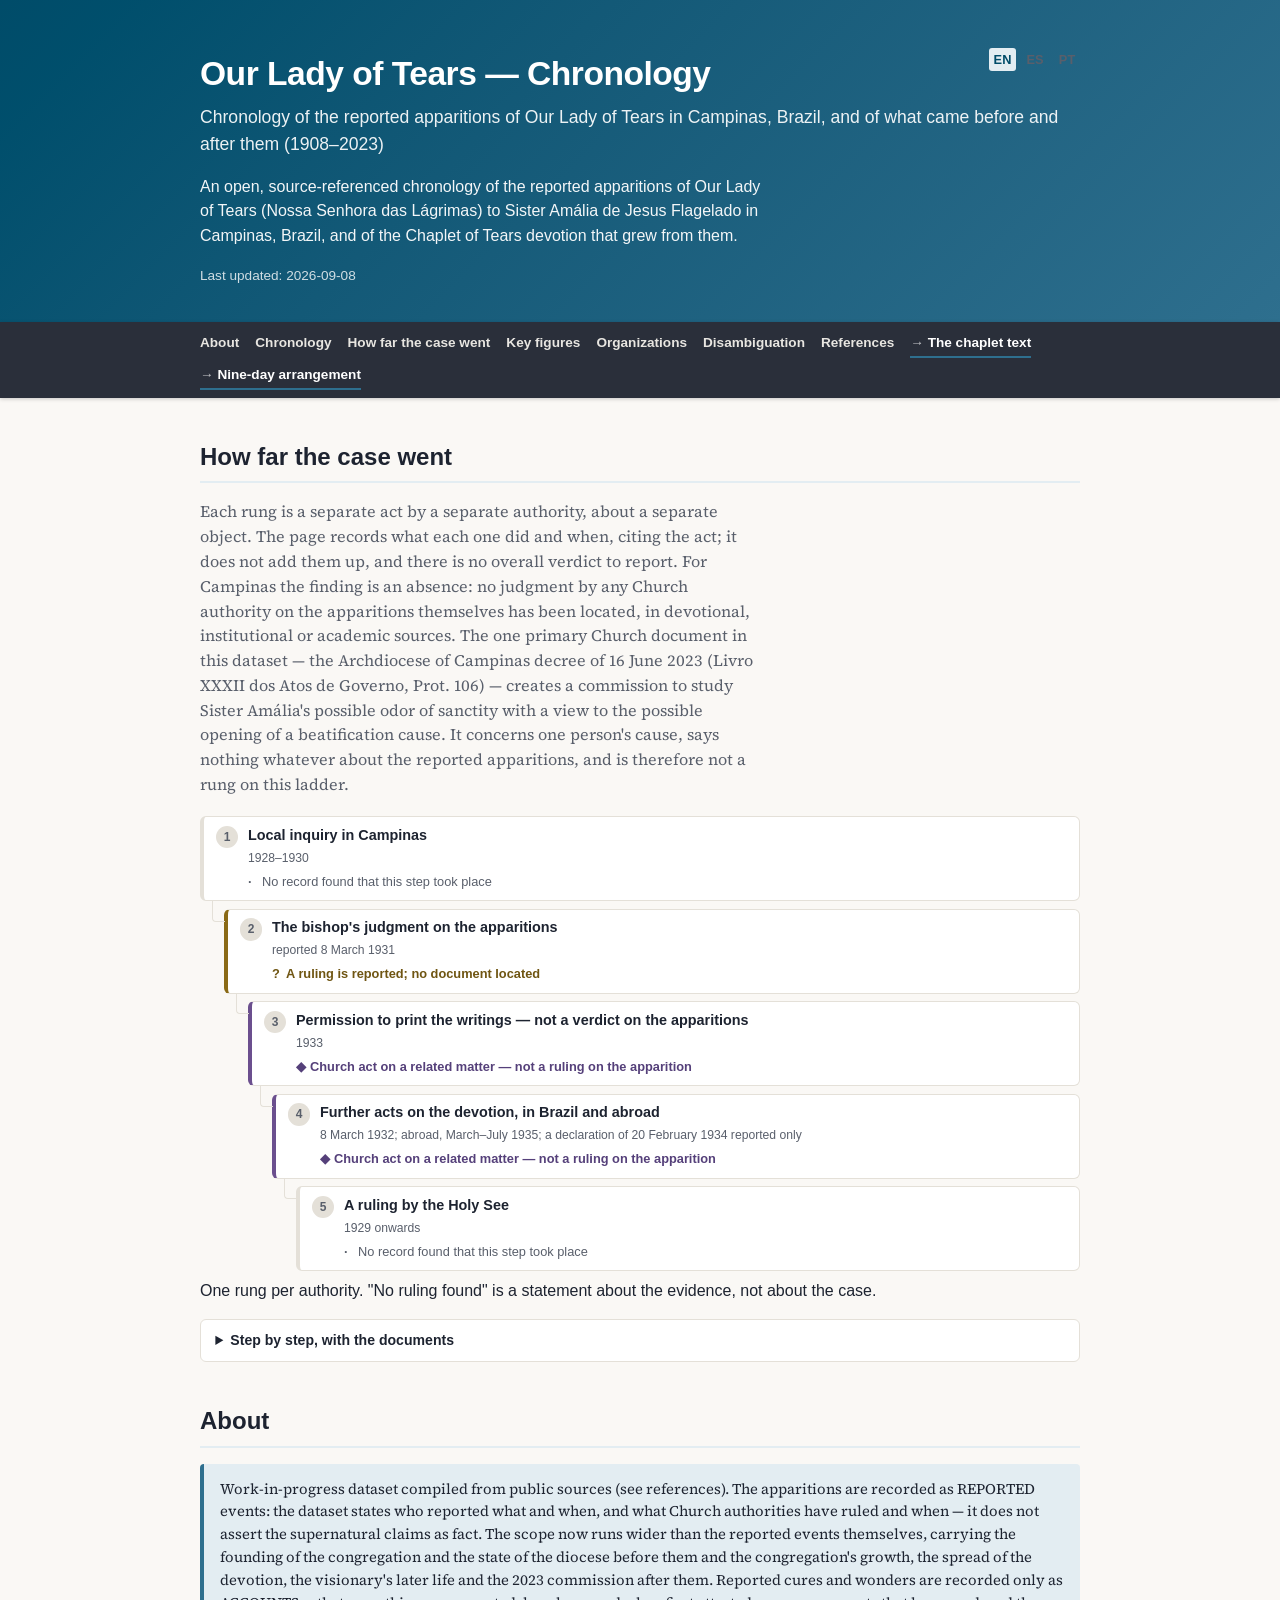
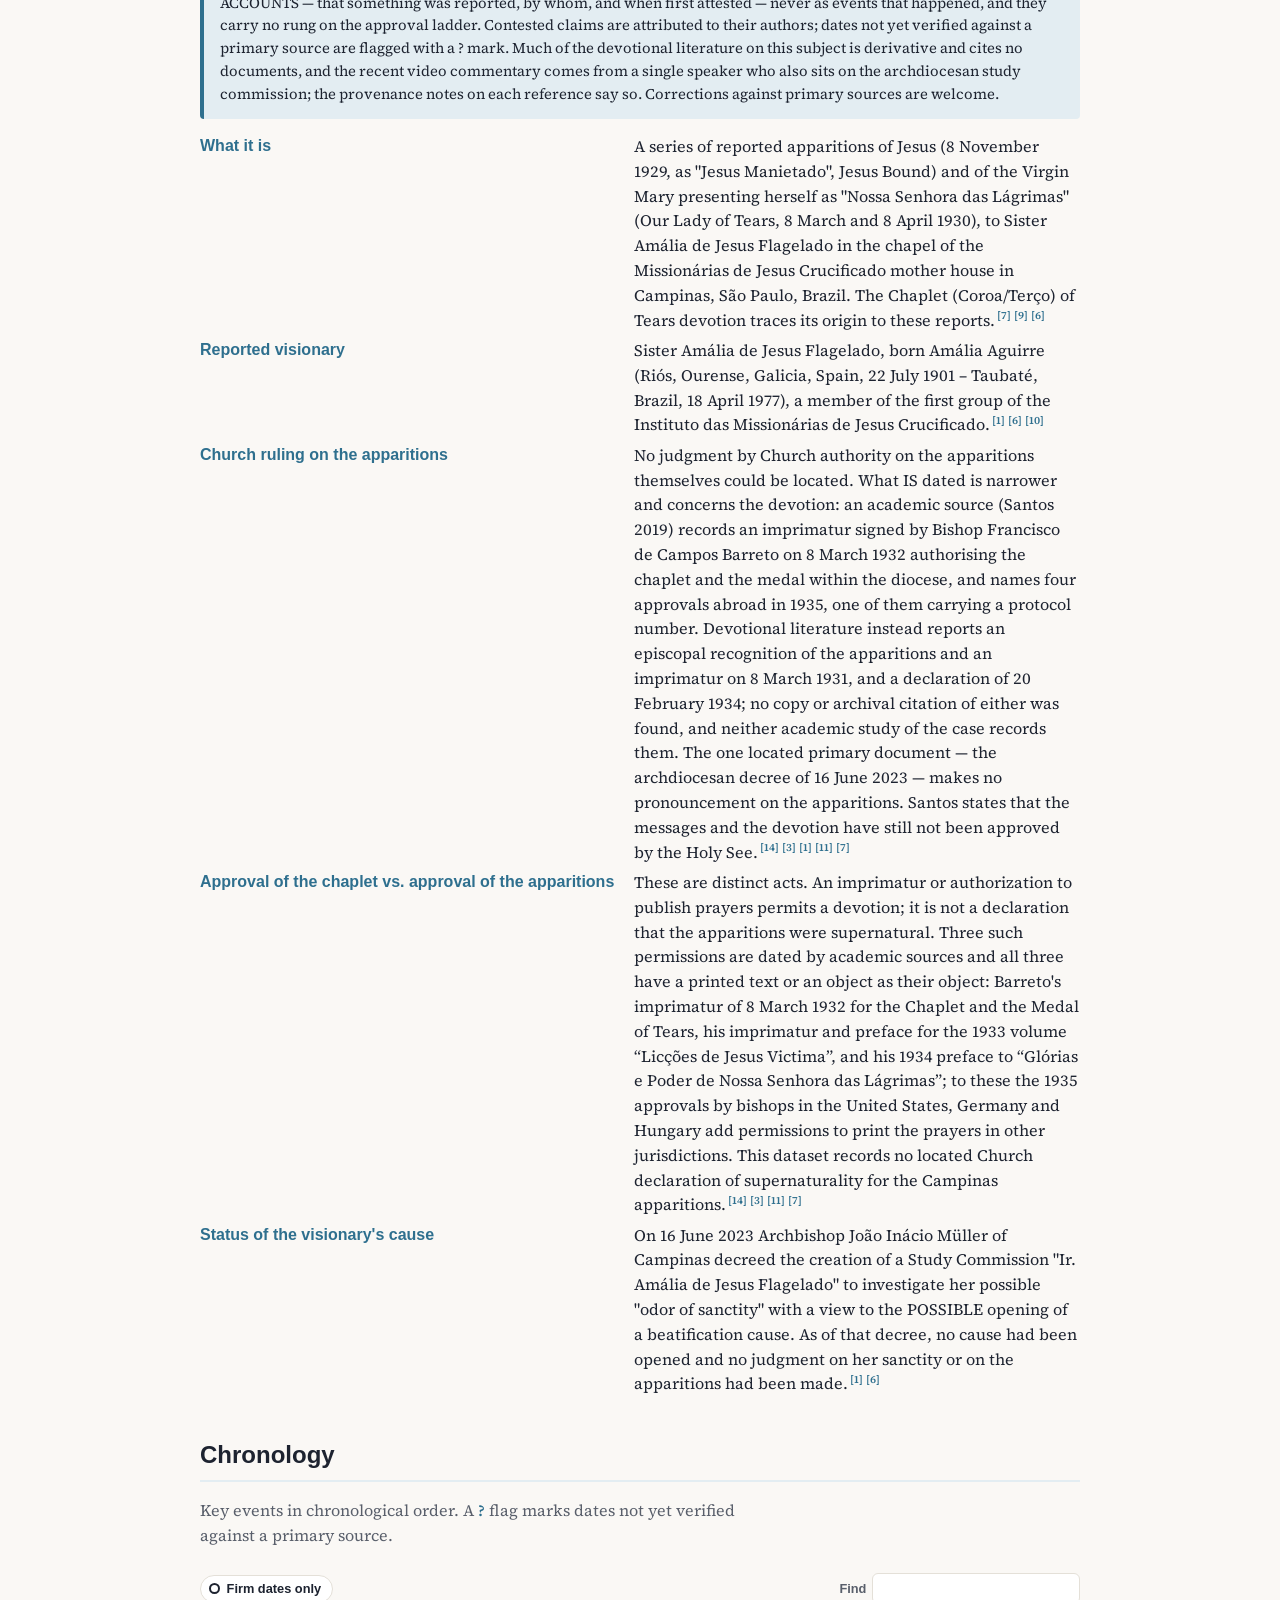
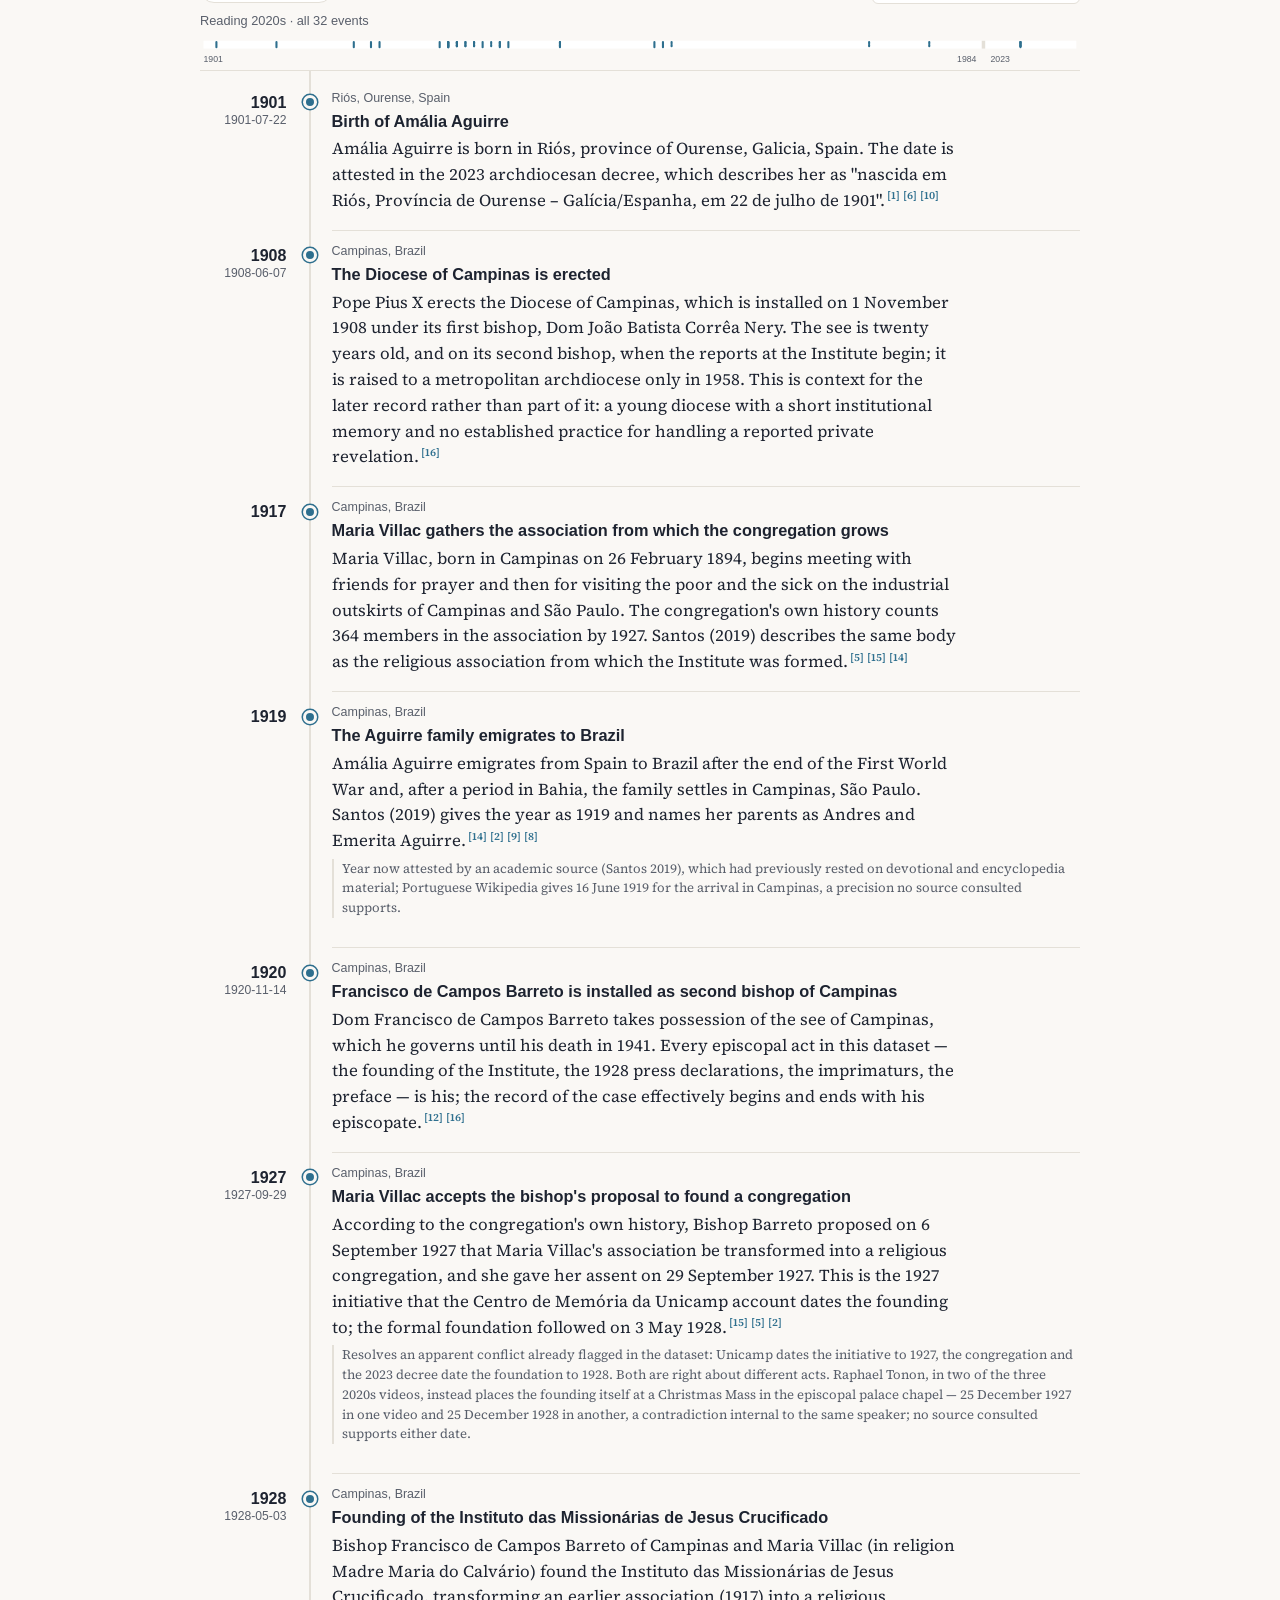
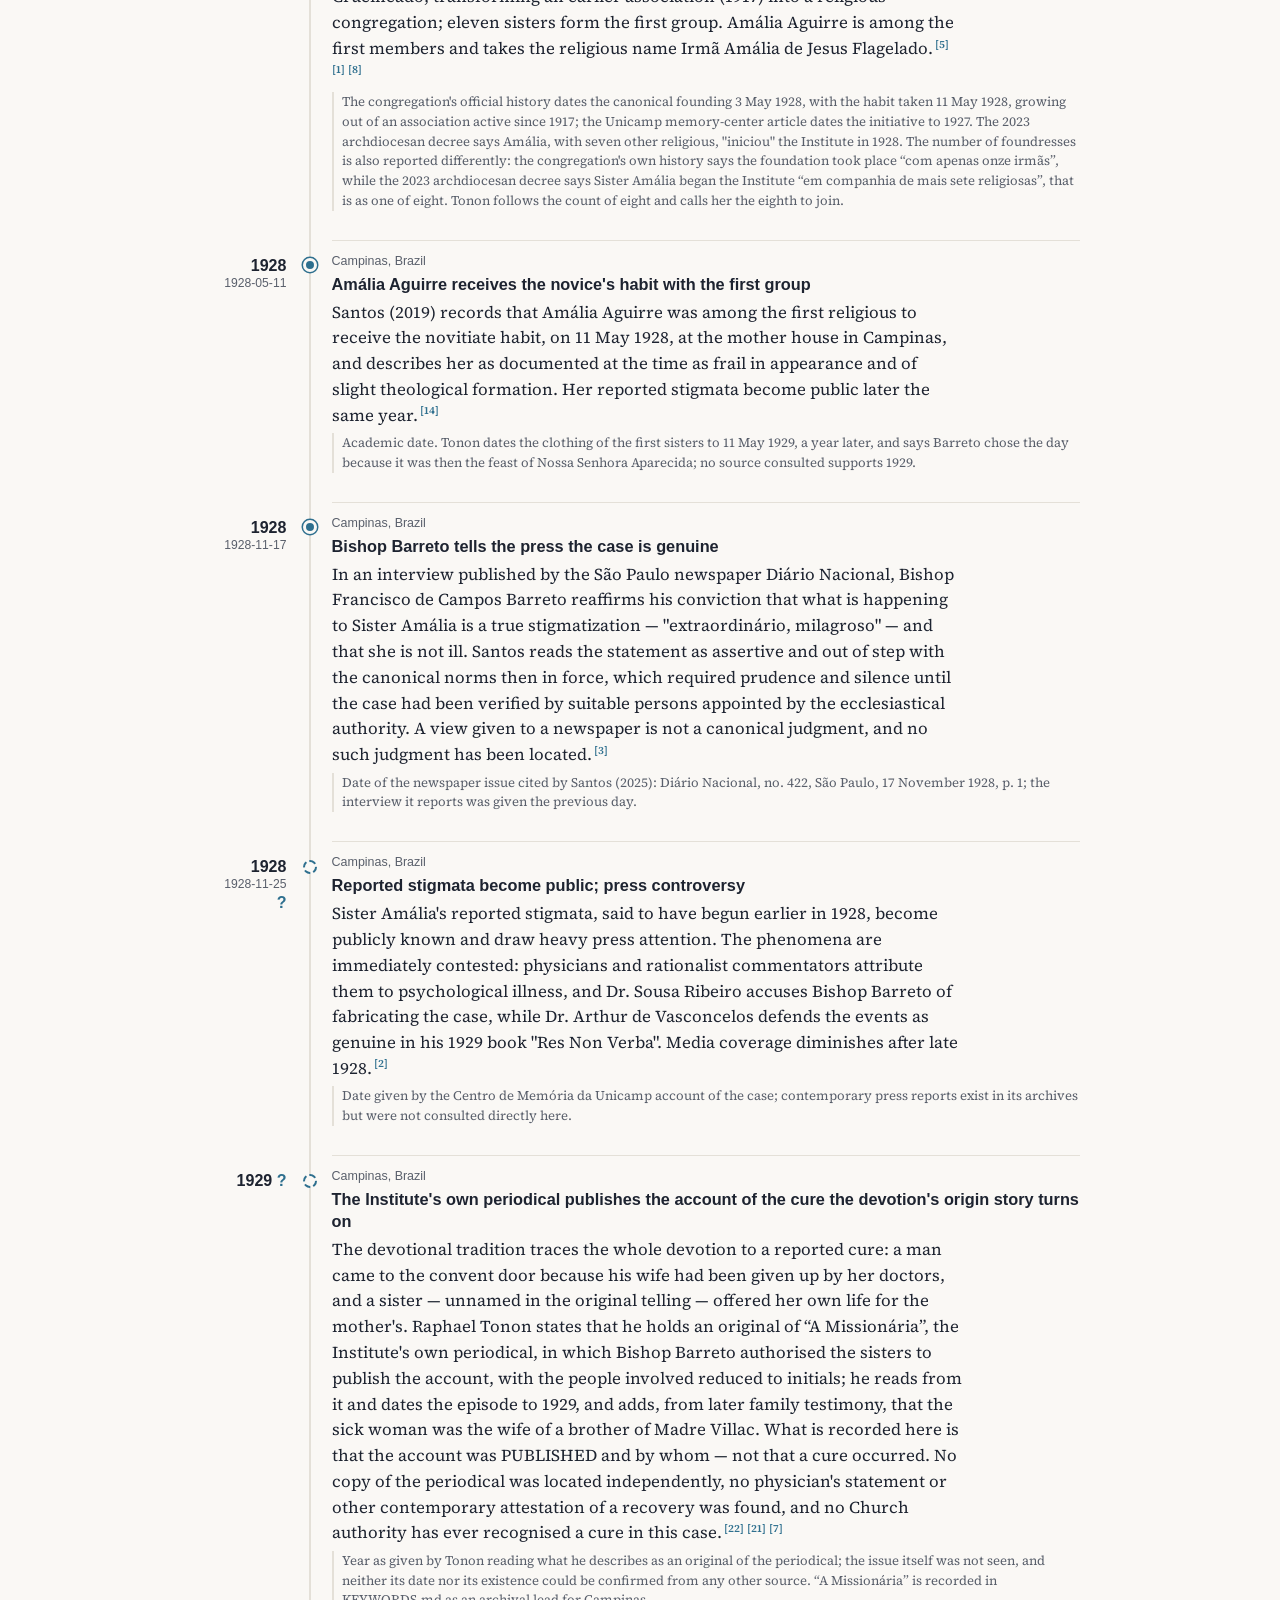
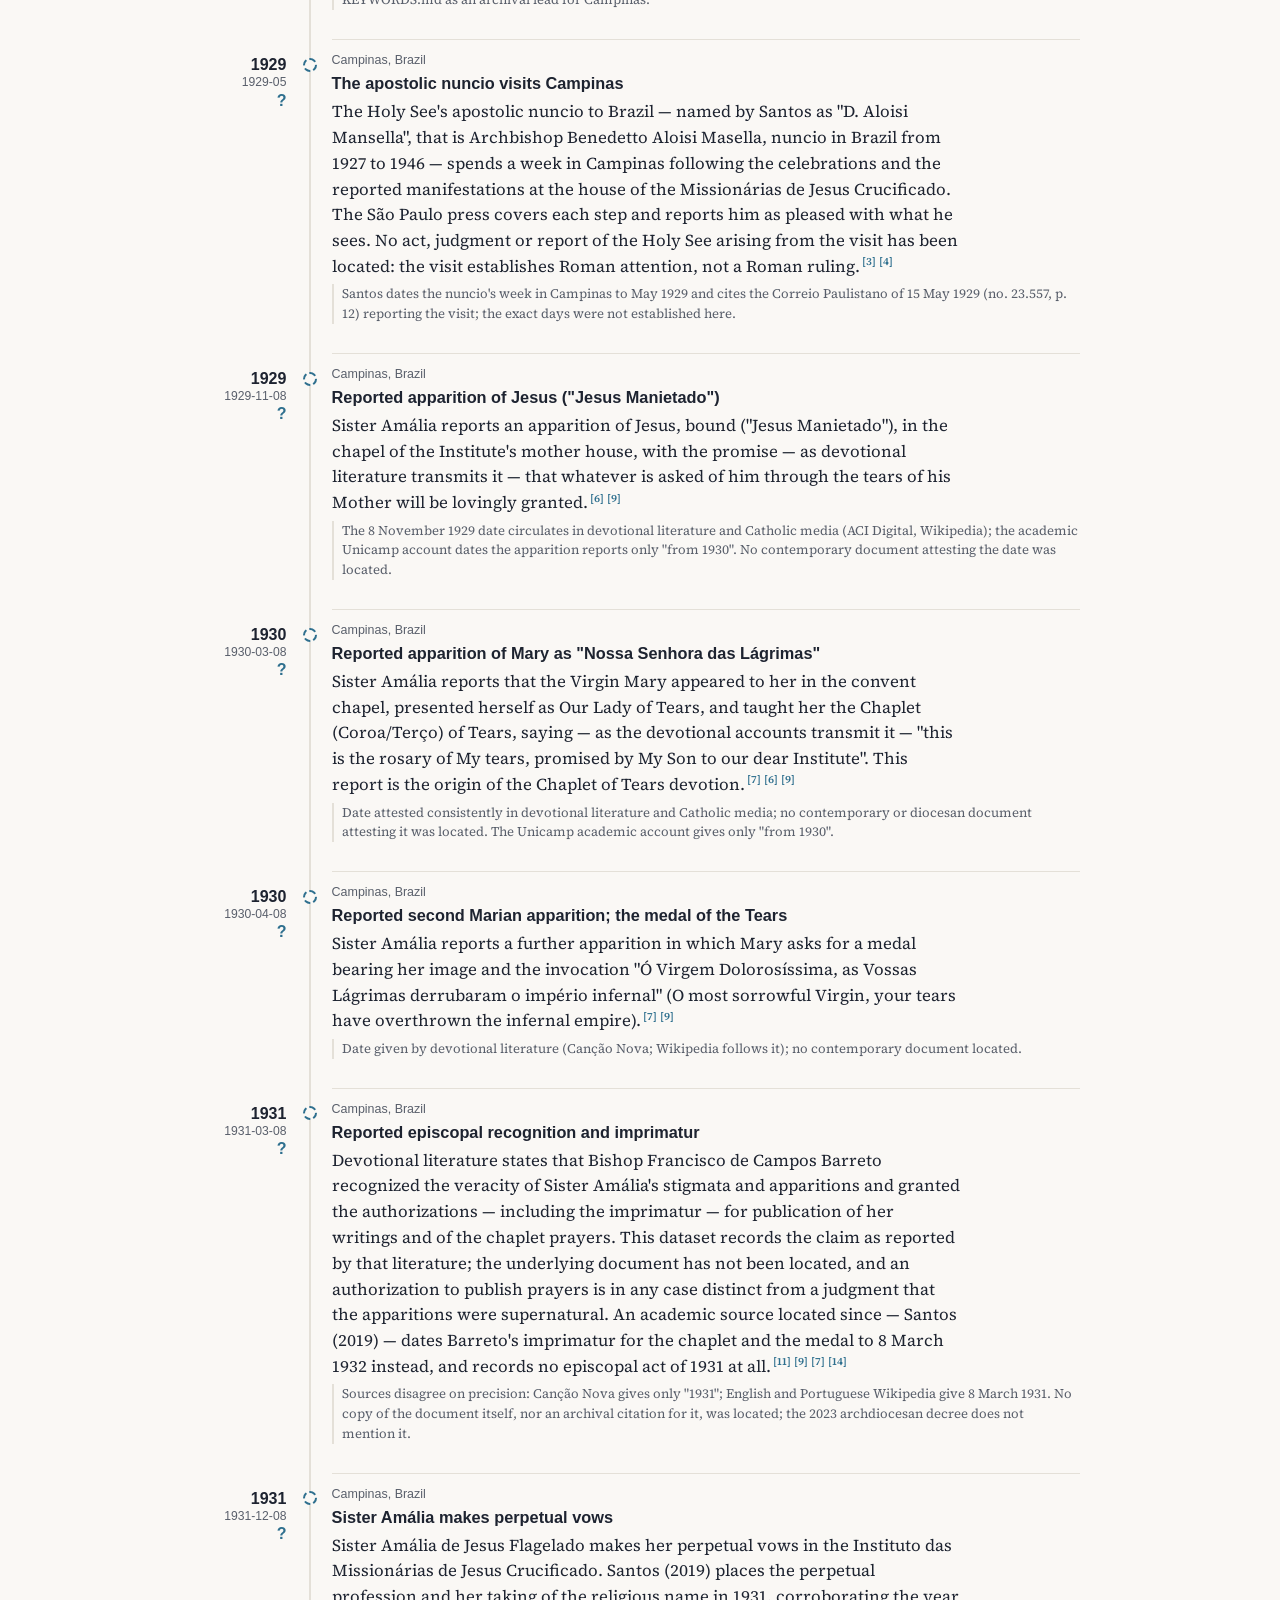
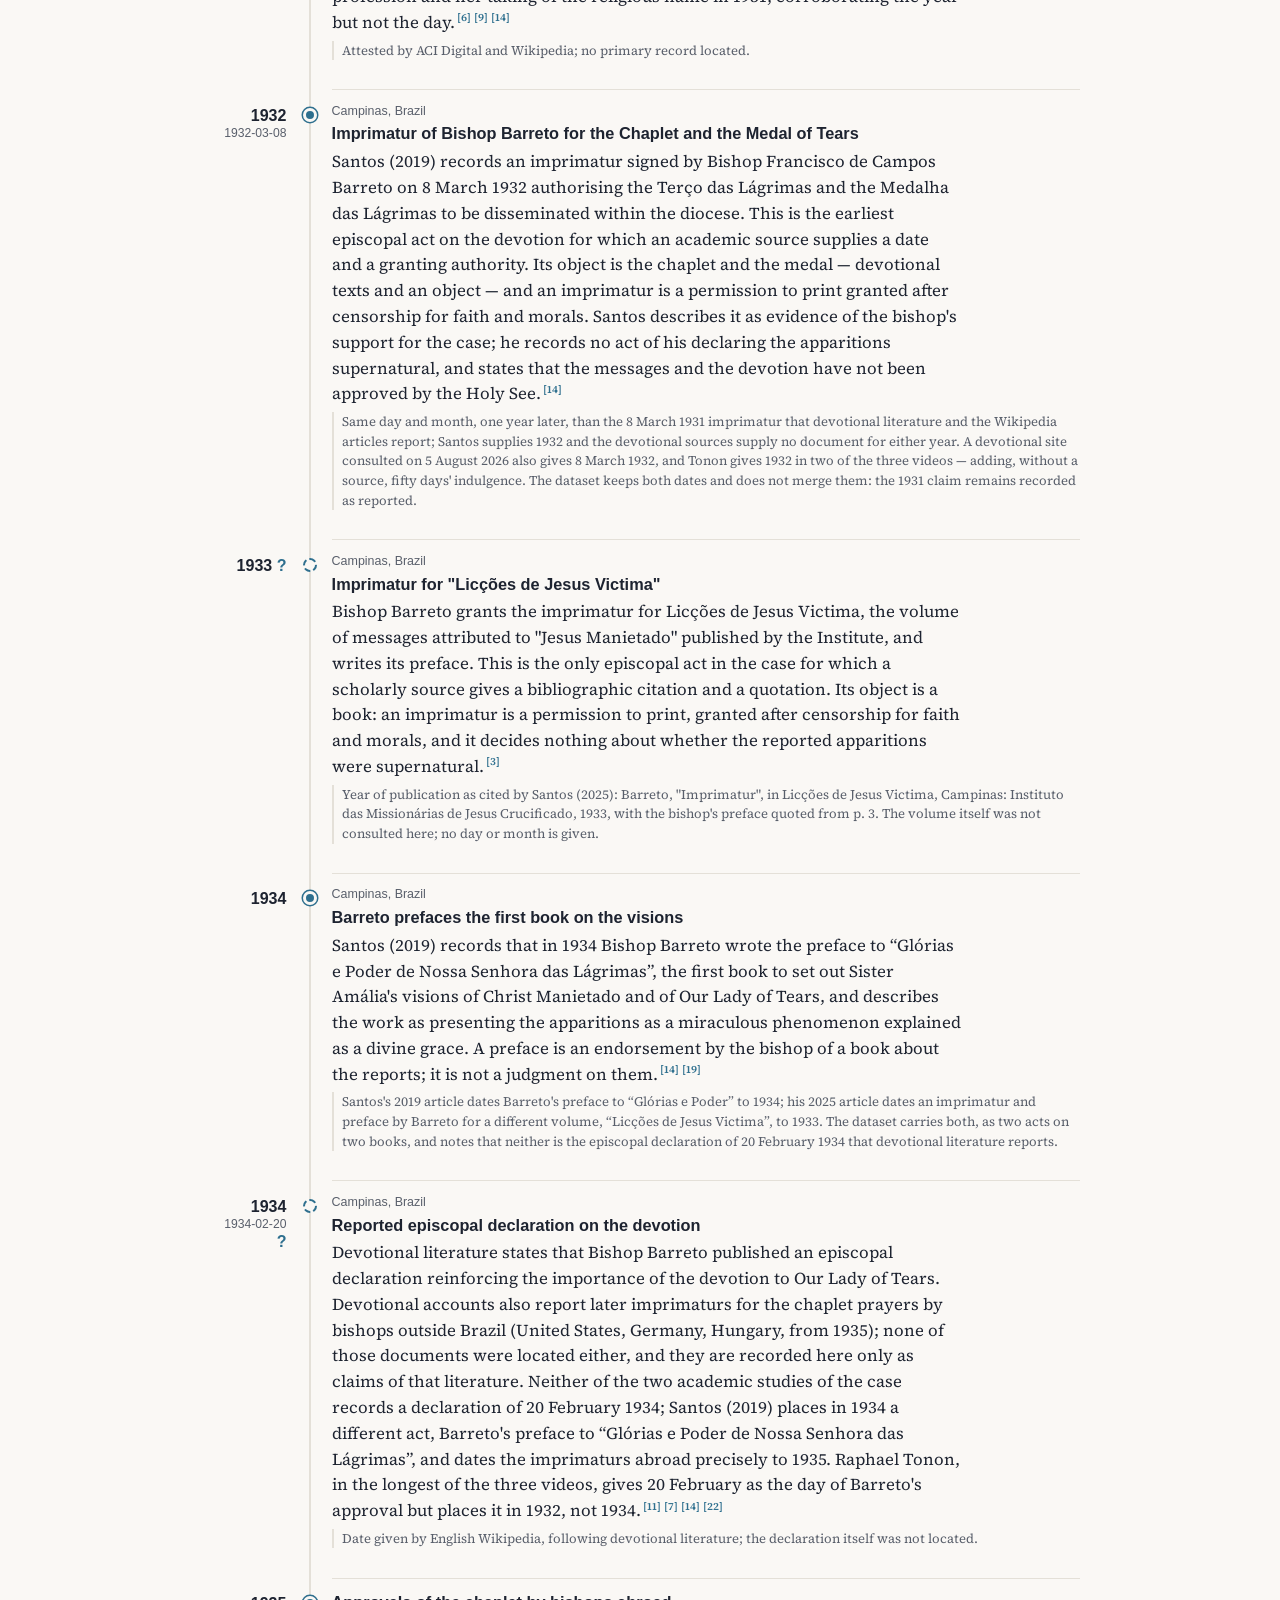
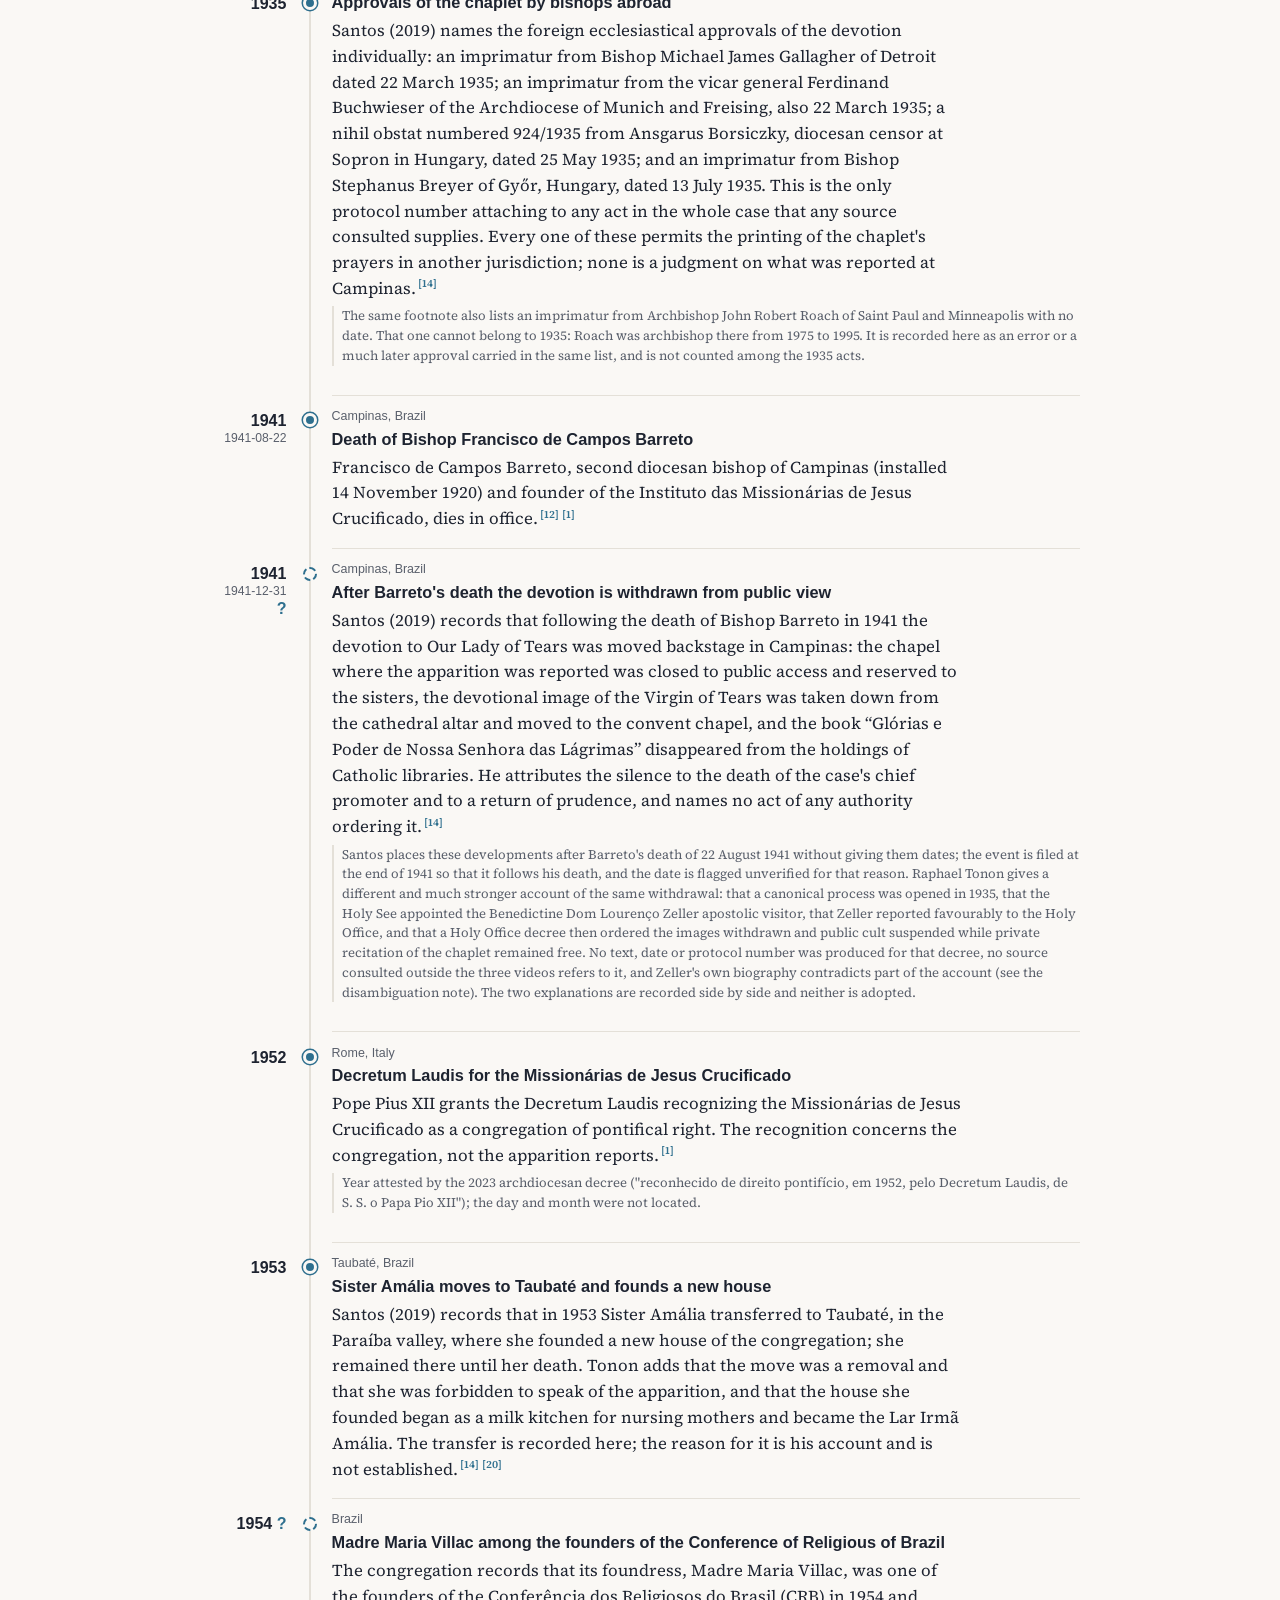
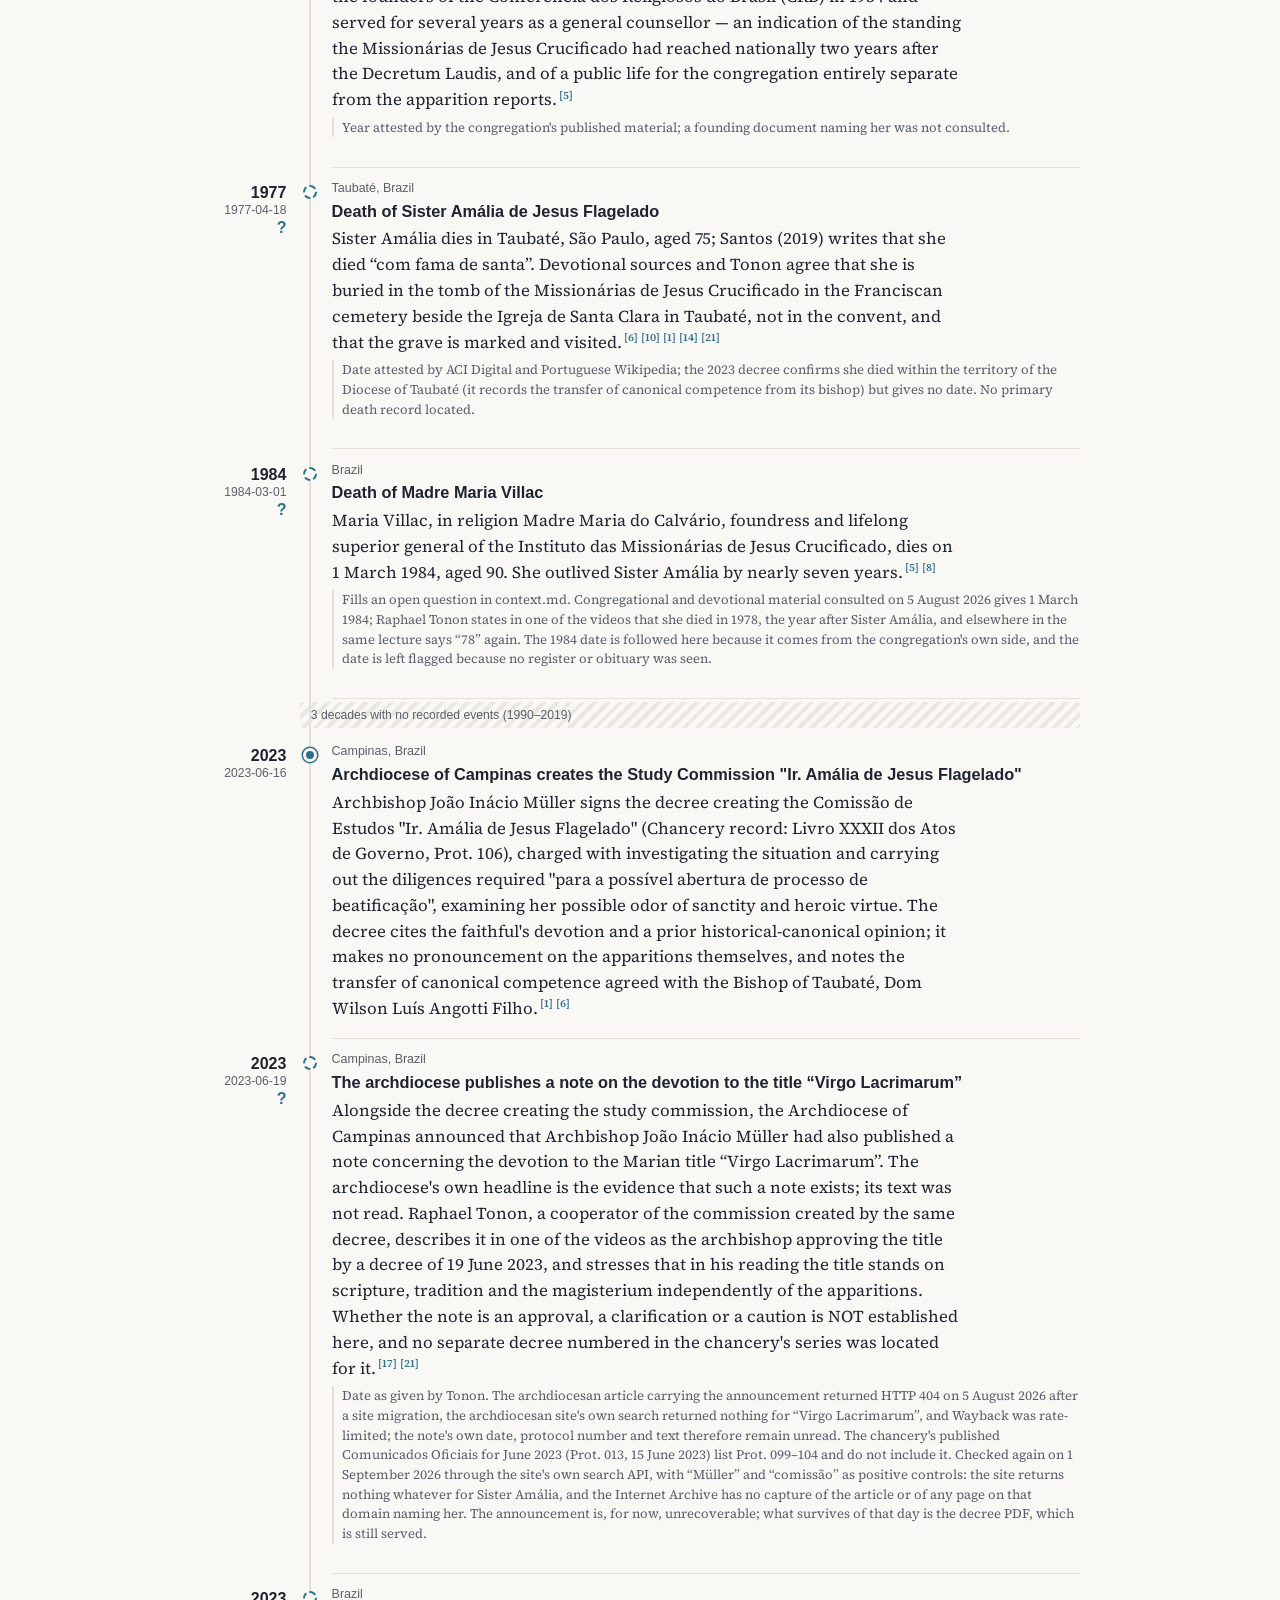
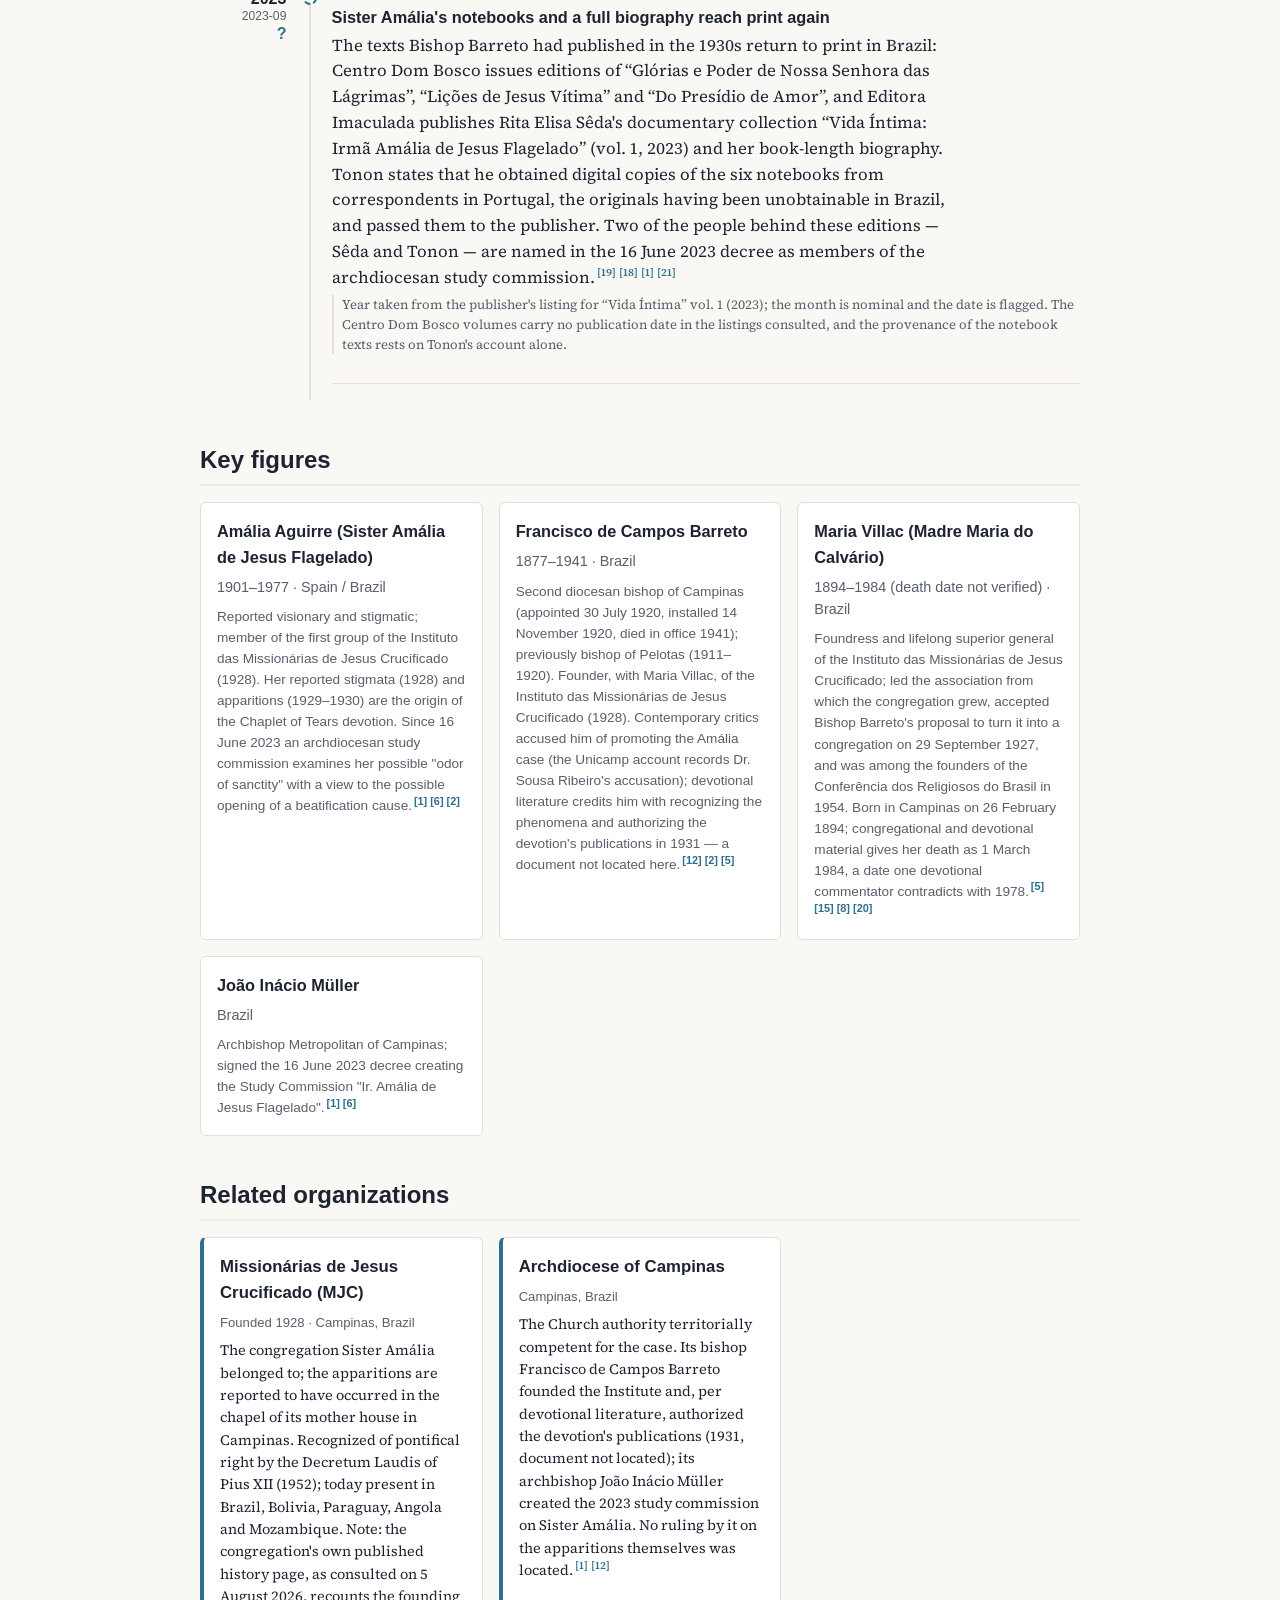
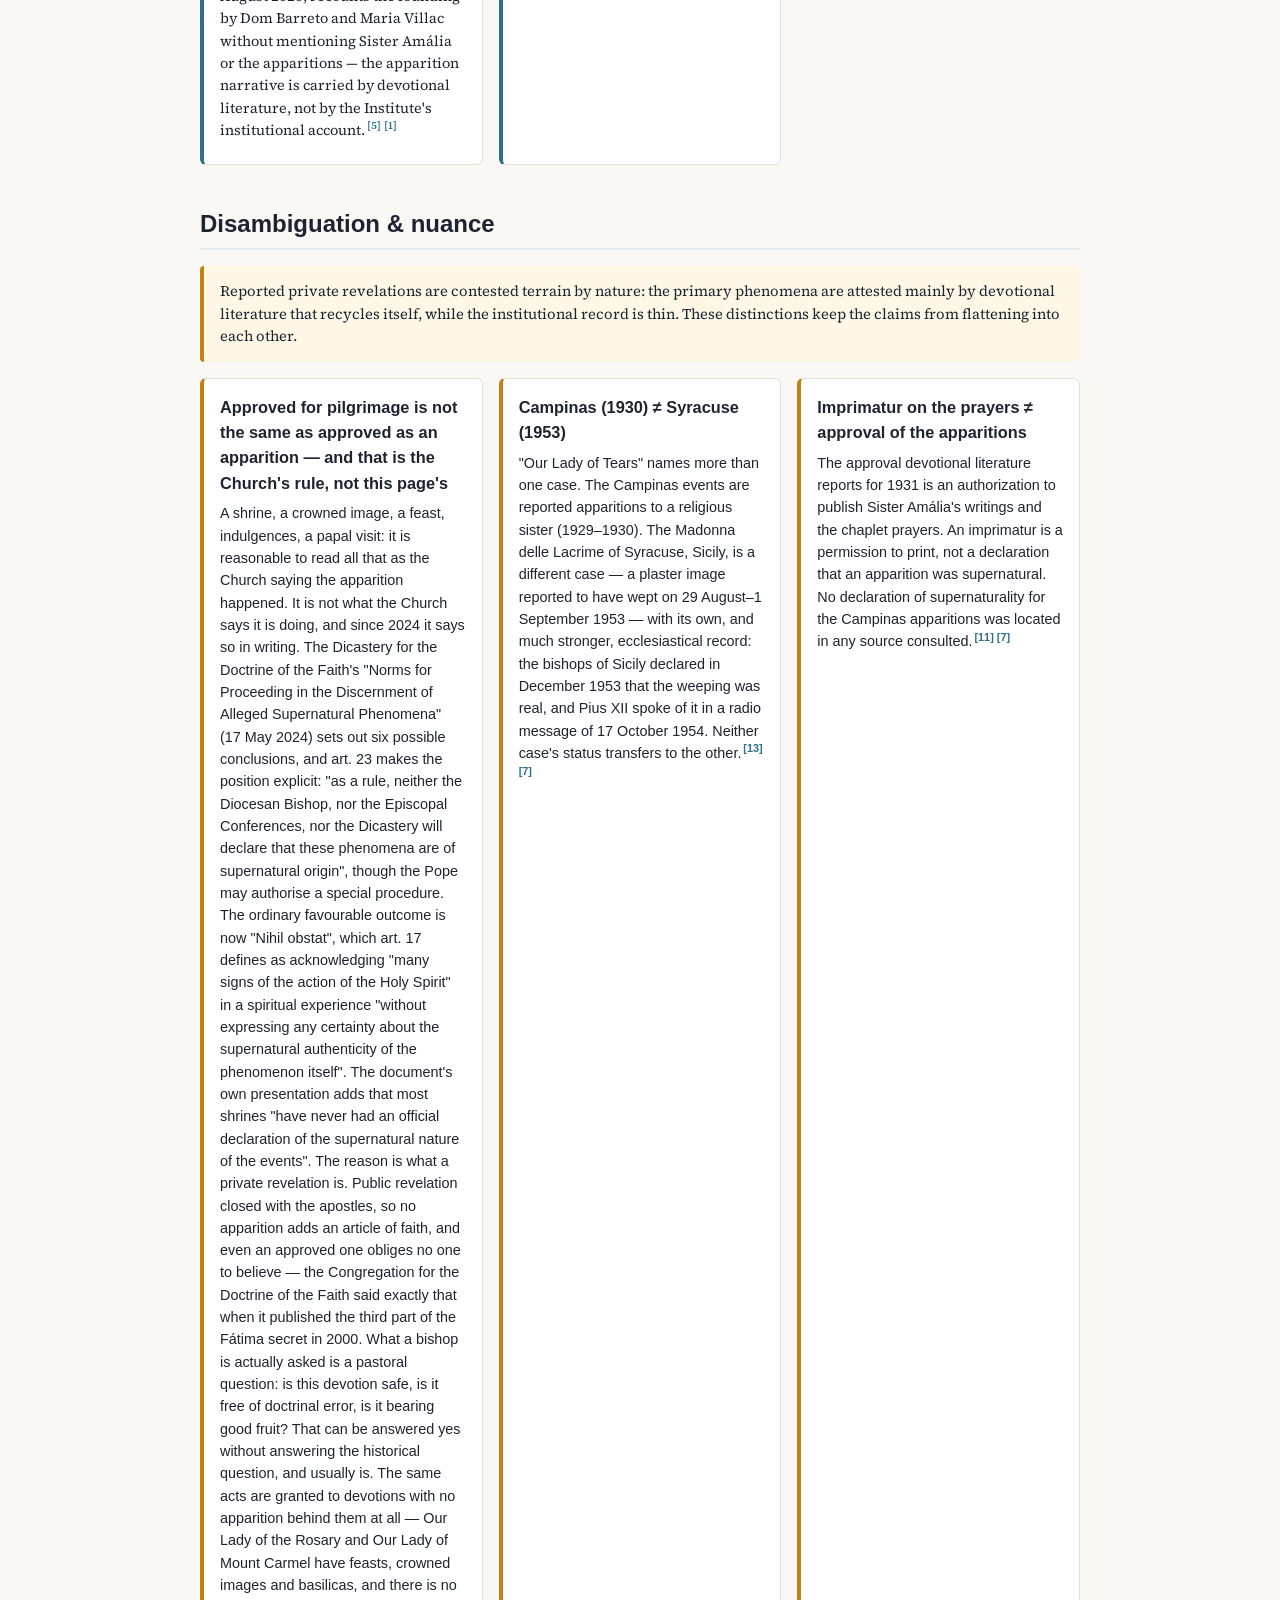
<file: docs/index.html>
<!DOCTYPE html>
<html lang="en">
<head>
  <meta charset="utf-8">
  <link rel="canonical" href="https://cronologia.github.io/lagrimas/en/">
  <link rel="alternate" hreflang="en" href="https://cronologia.github.io/lagrimas/en/">
  <link rel="alternate" hreflang="es" href="https://cronologia.github.io/lagrimas/es/">
  <link rel="alternate" hreflang="pt" href="https://cronologia.github.io/lagrimas/pt/">
  <link rel="alternate" hreflang="x-default" href="https://cronologia.github.io/lagrimas/en/">
  <script>
    (function () {
      var supported = ["en","es","pt"];
      var stored = null; try { stored = localStorage.getItem('lang'); } catch (e) {}
      var nav = (navigator.language || 'en').slice(0, 2).toLowerCase();
      var pick = supported.indexOf(stored) >= 0 ? stored : (supported.indexOf(nav) >= 0 ? nav : 'en');
      location.replace('./' + pick + '/');
    })();
  </script>
  <noscript><meta http-equiv="refresh" content="0; url=./en/"></noscript>
  <title>Cronologia</title>
</head>
<body><p>Redirecting… <a href="./en/">English</a> · <a href="./es/">Español</a> · <a href="./pt/">Português</a></p></body>
</html>
</file>
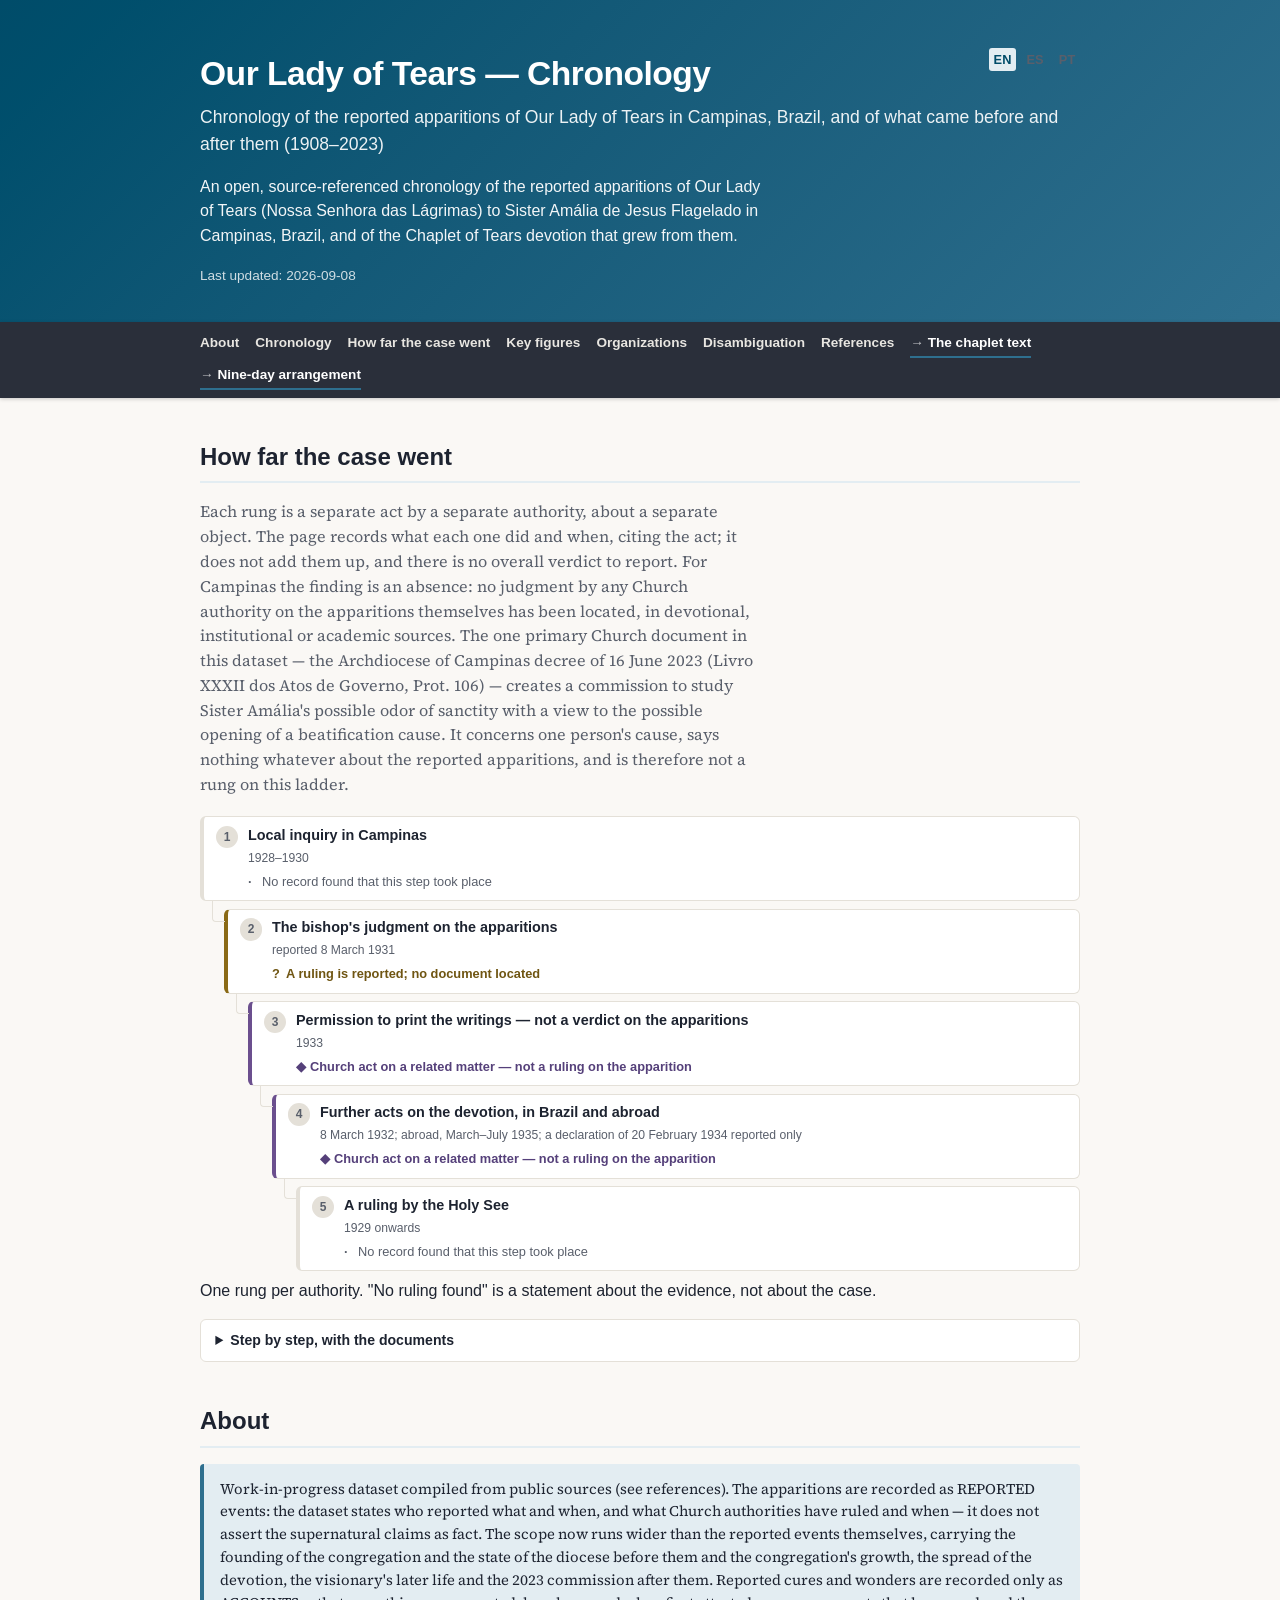
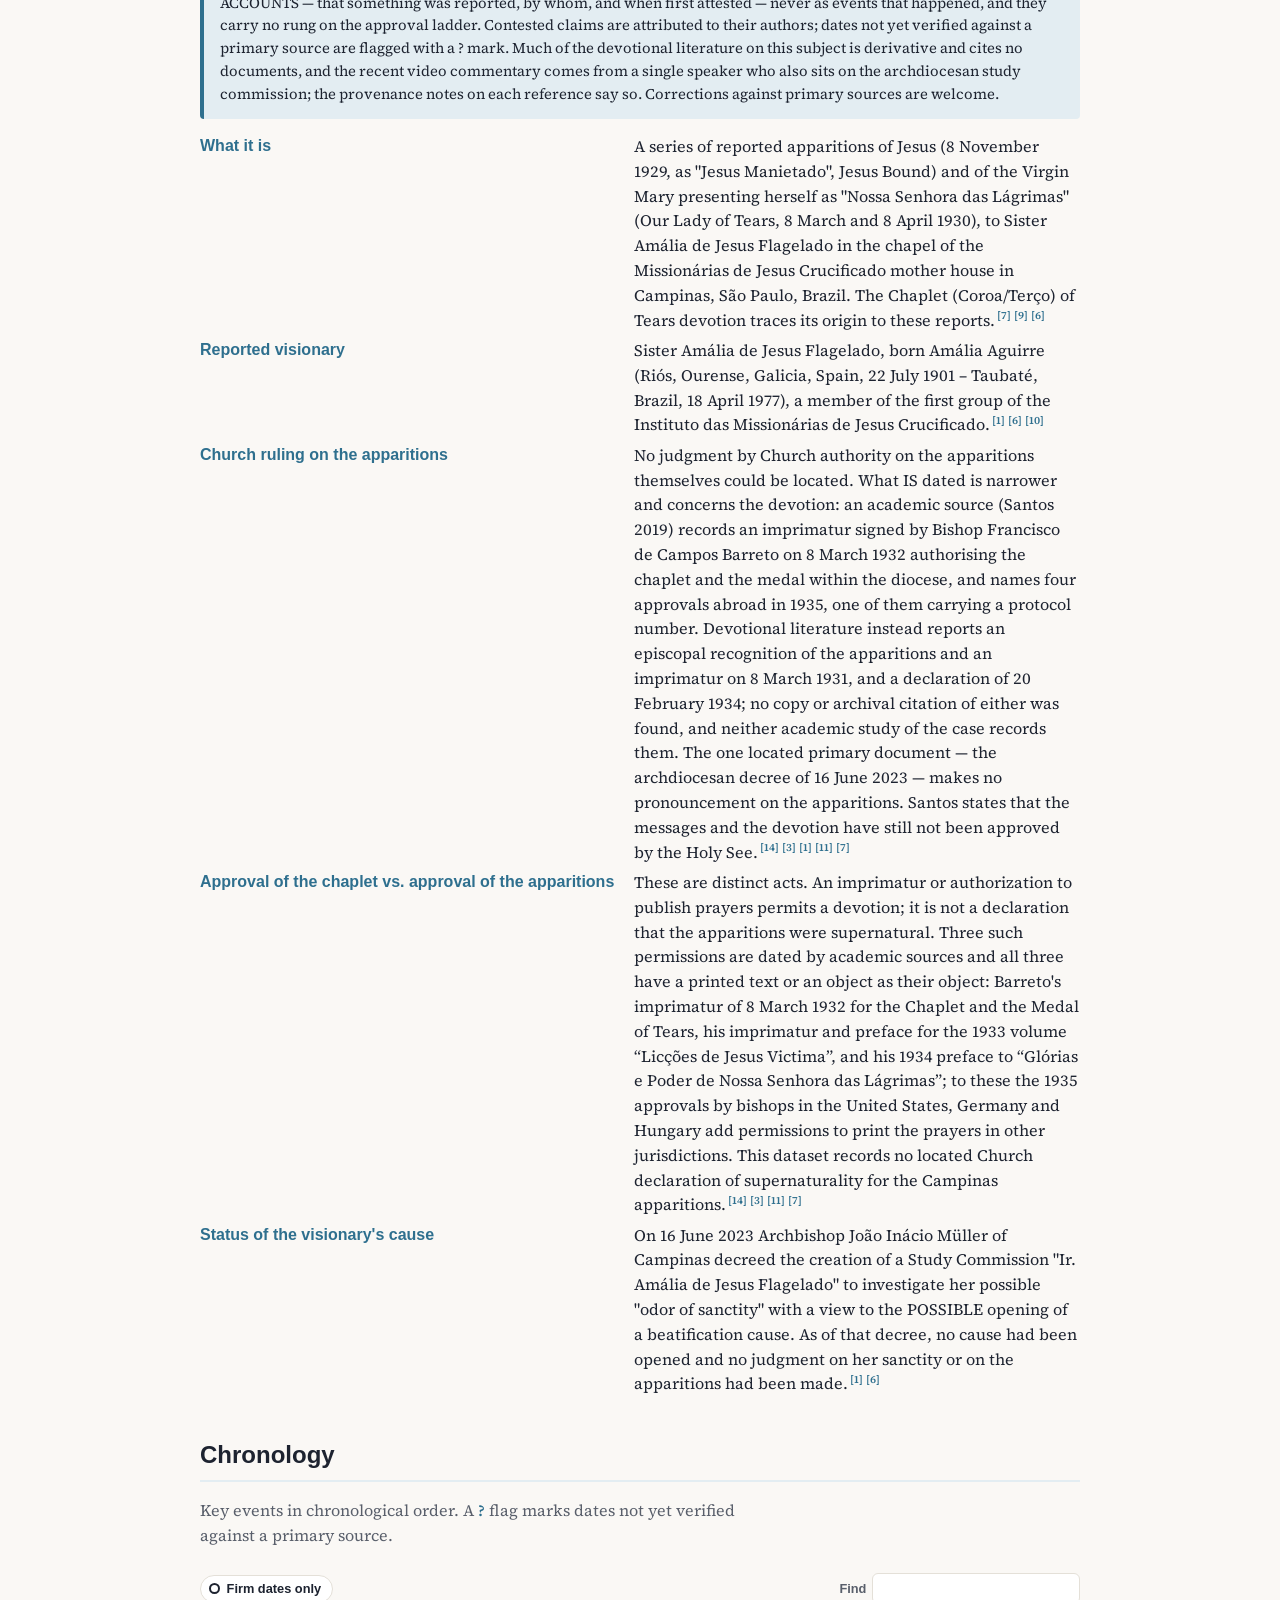
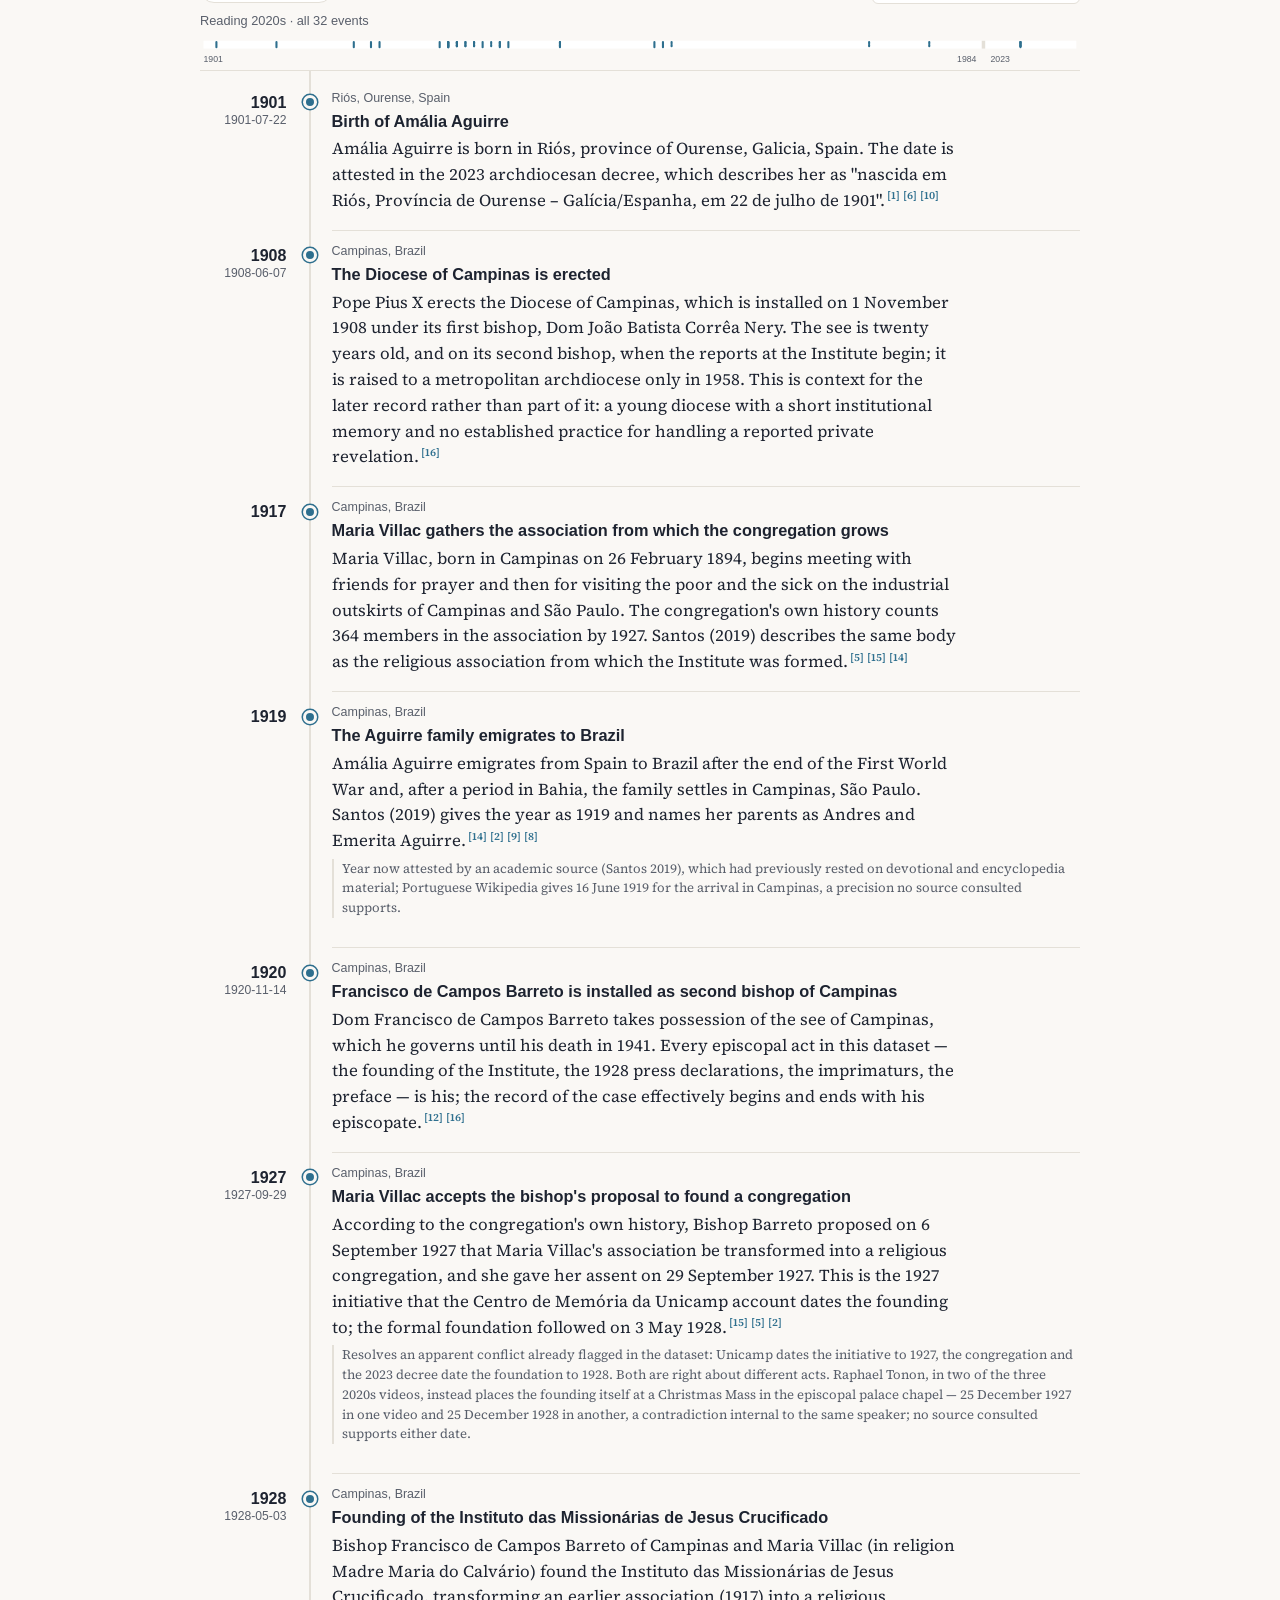
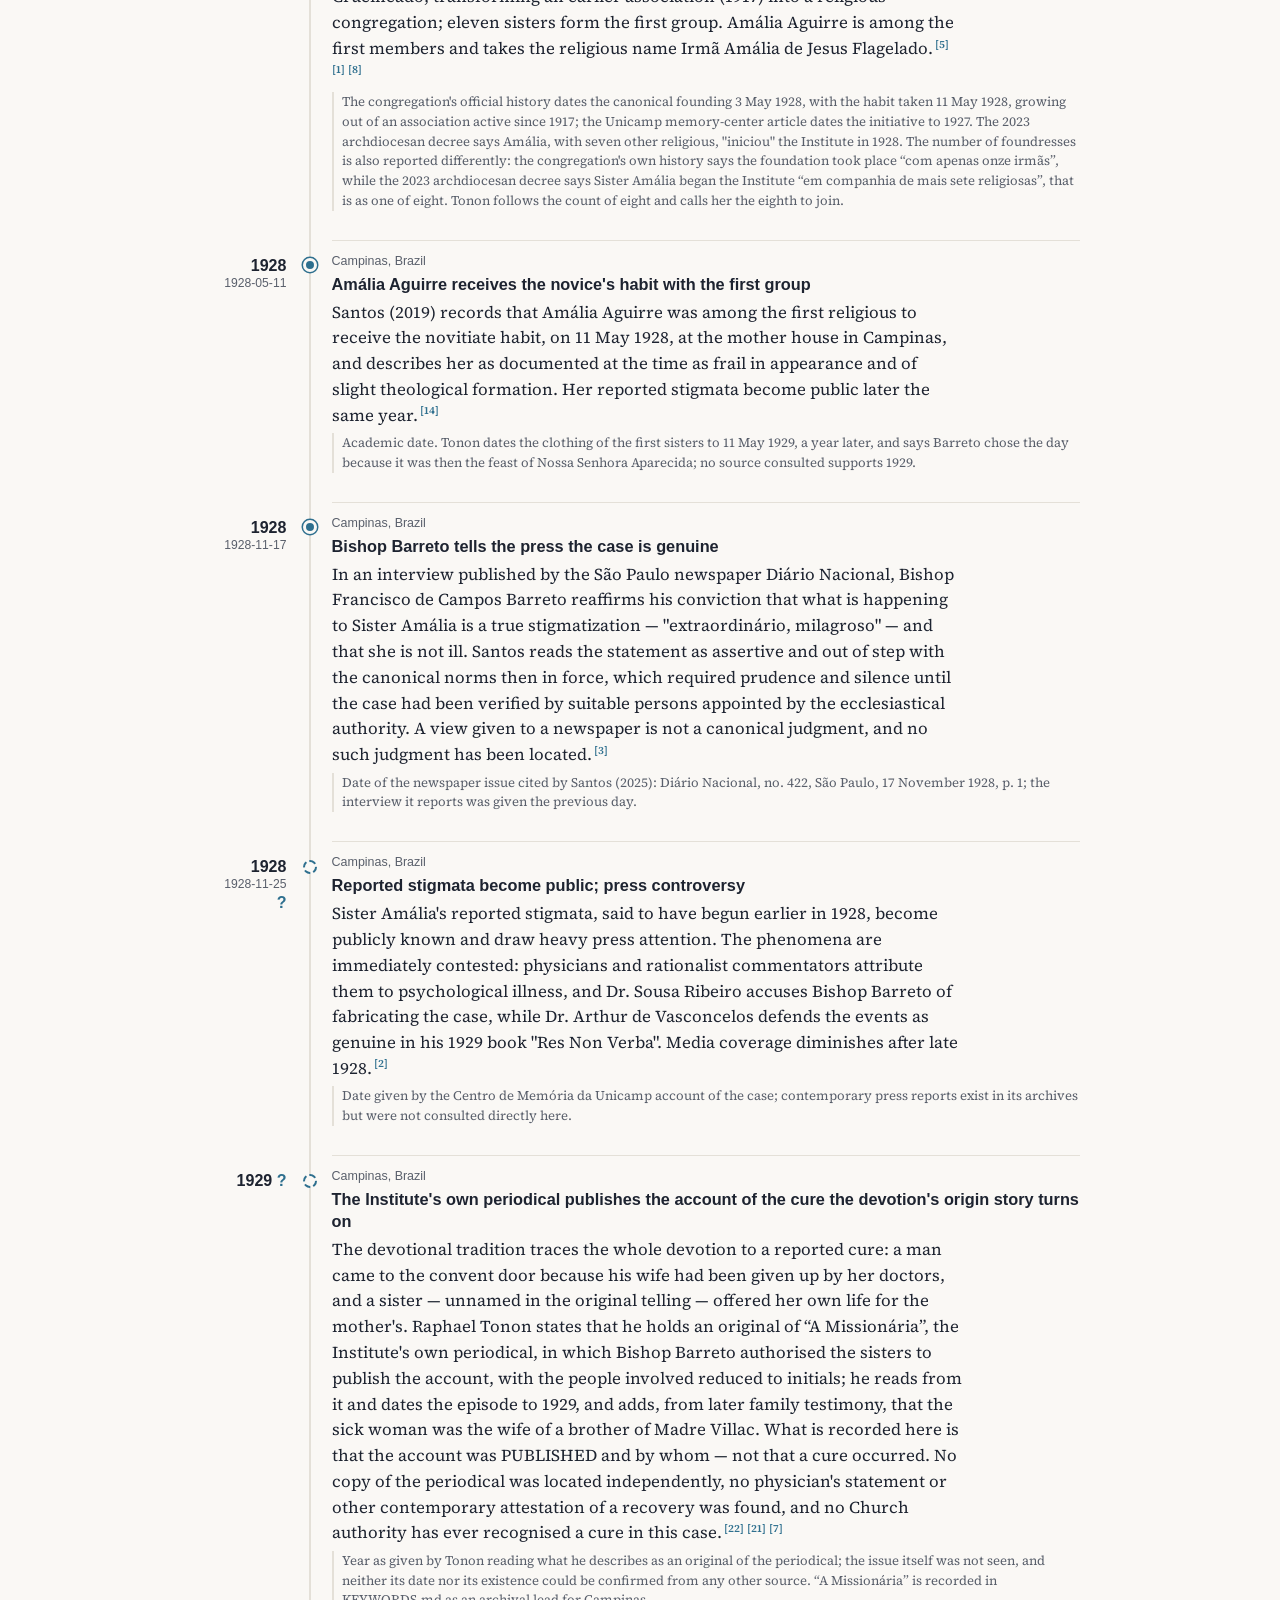
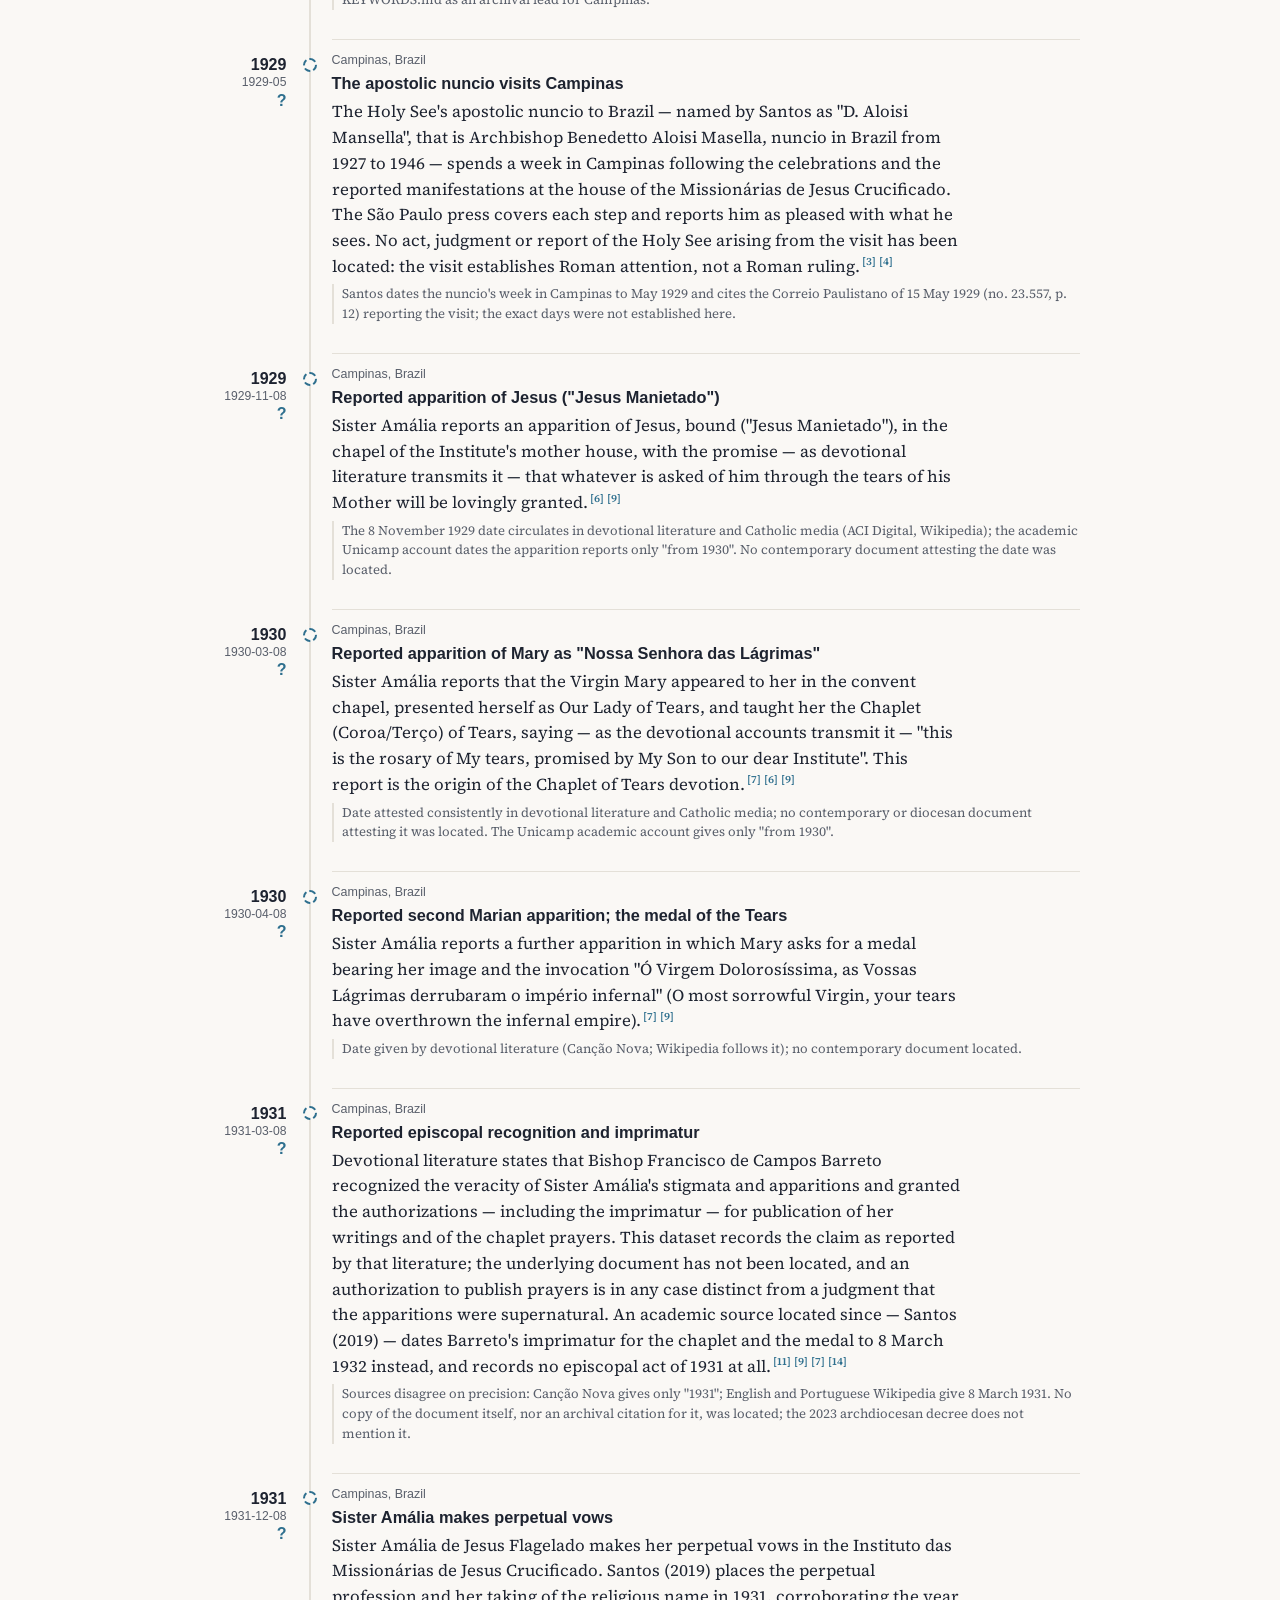
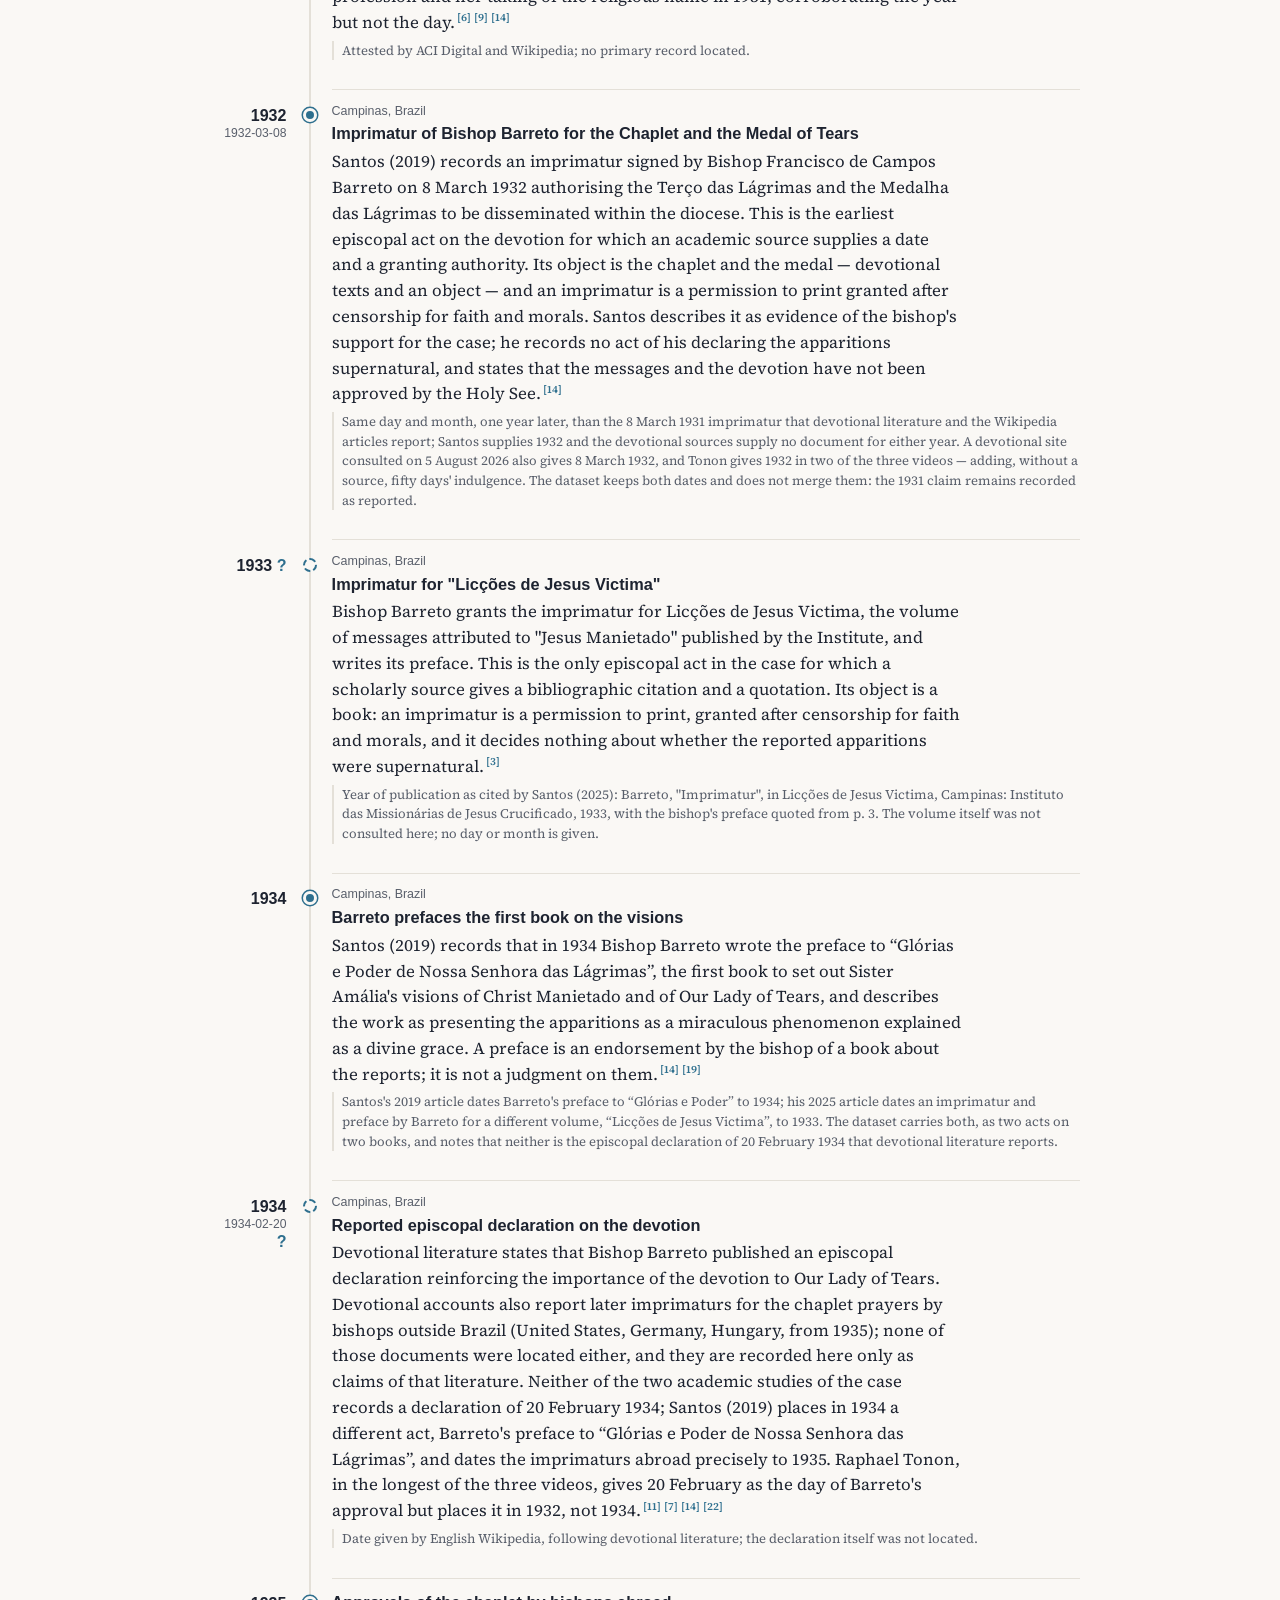
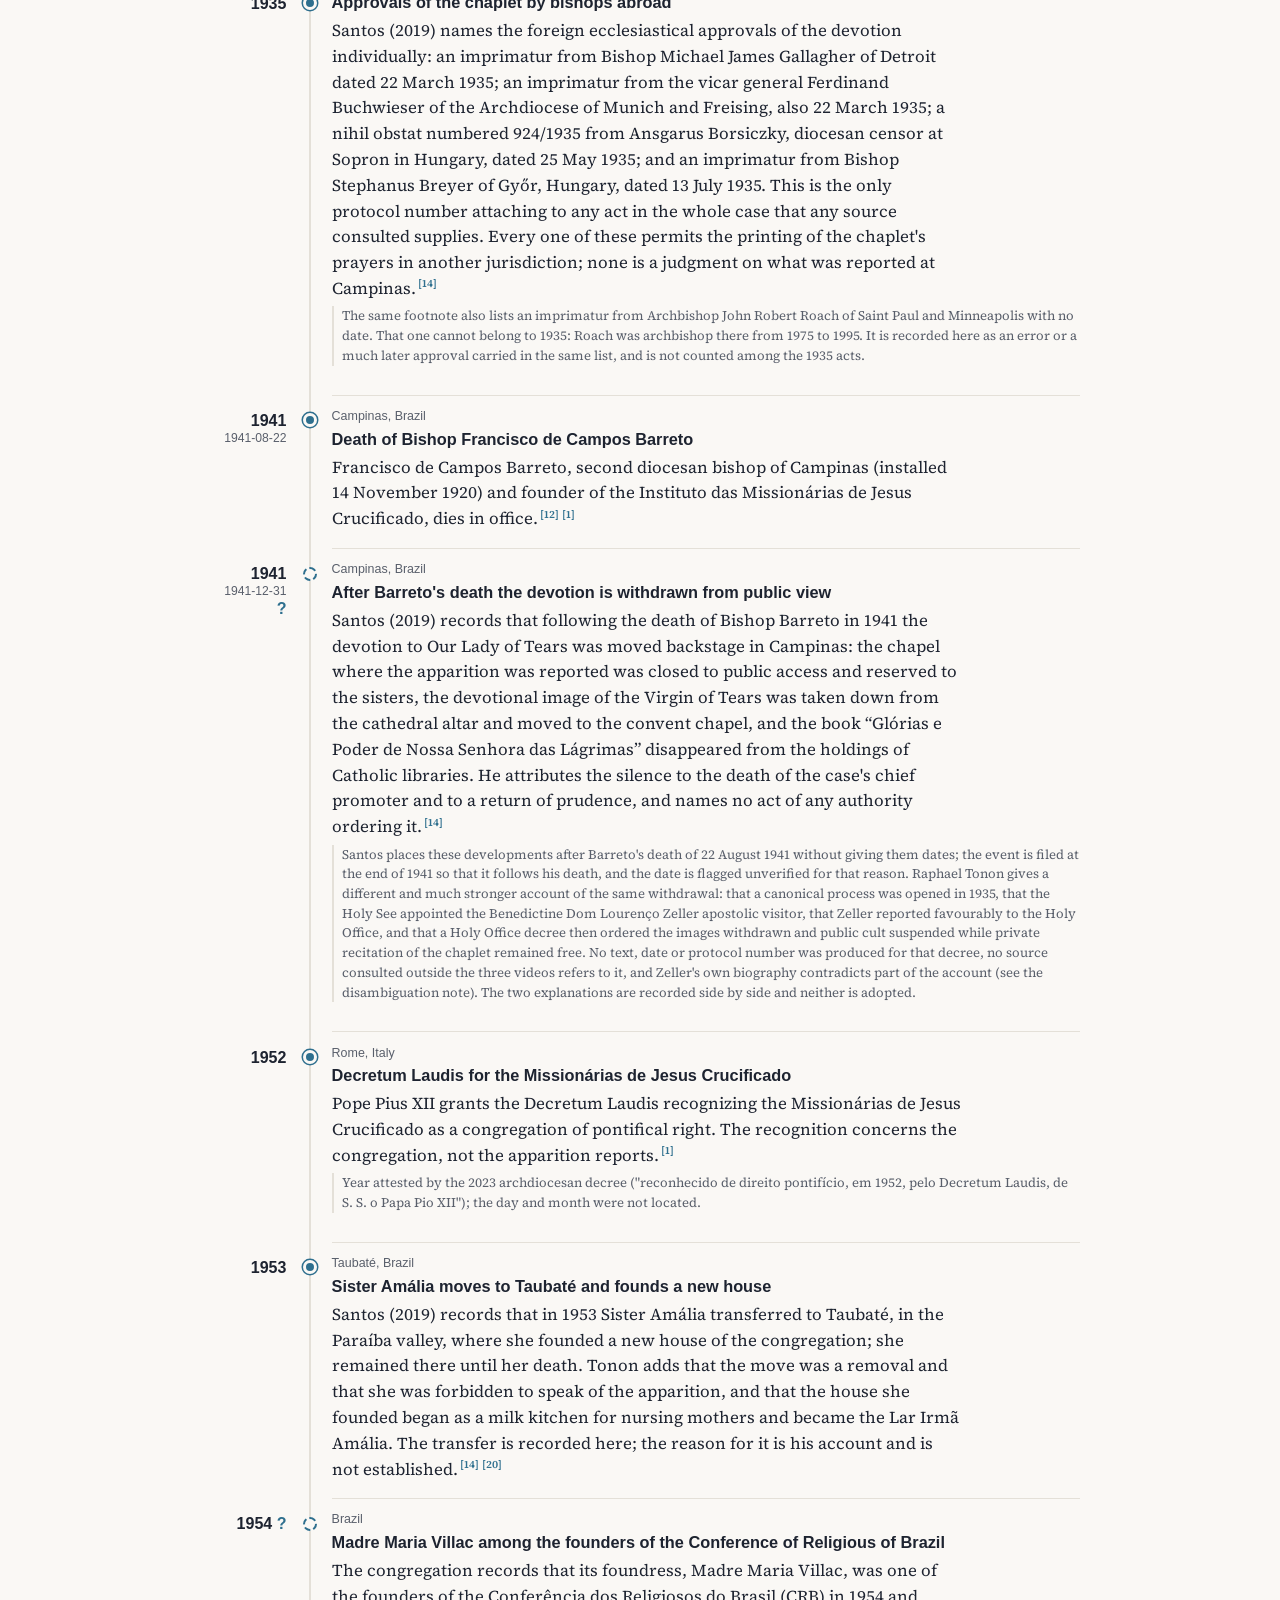
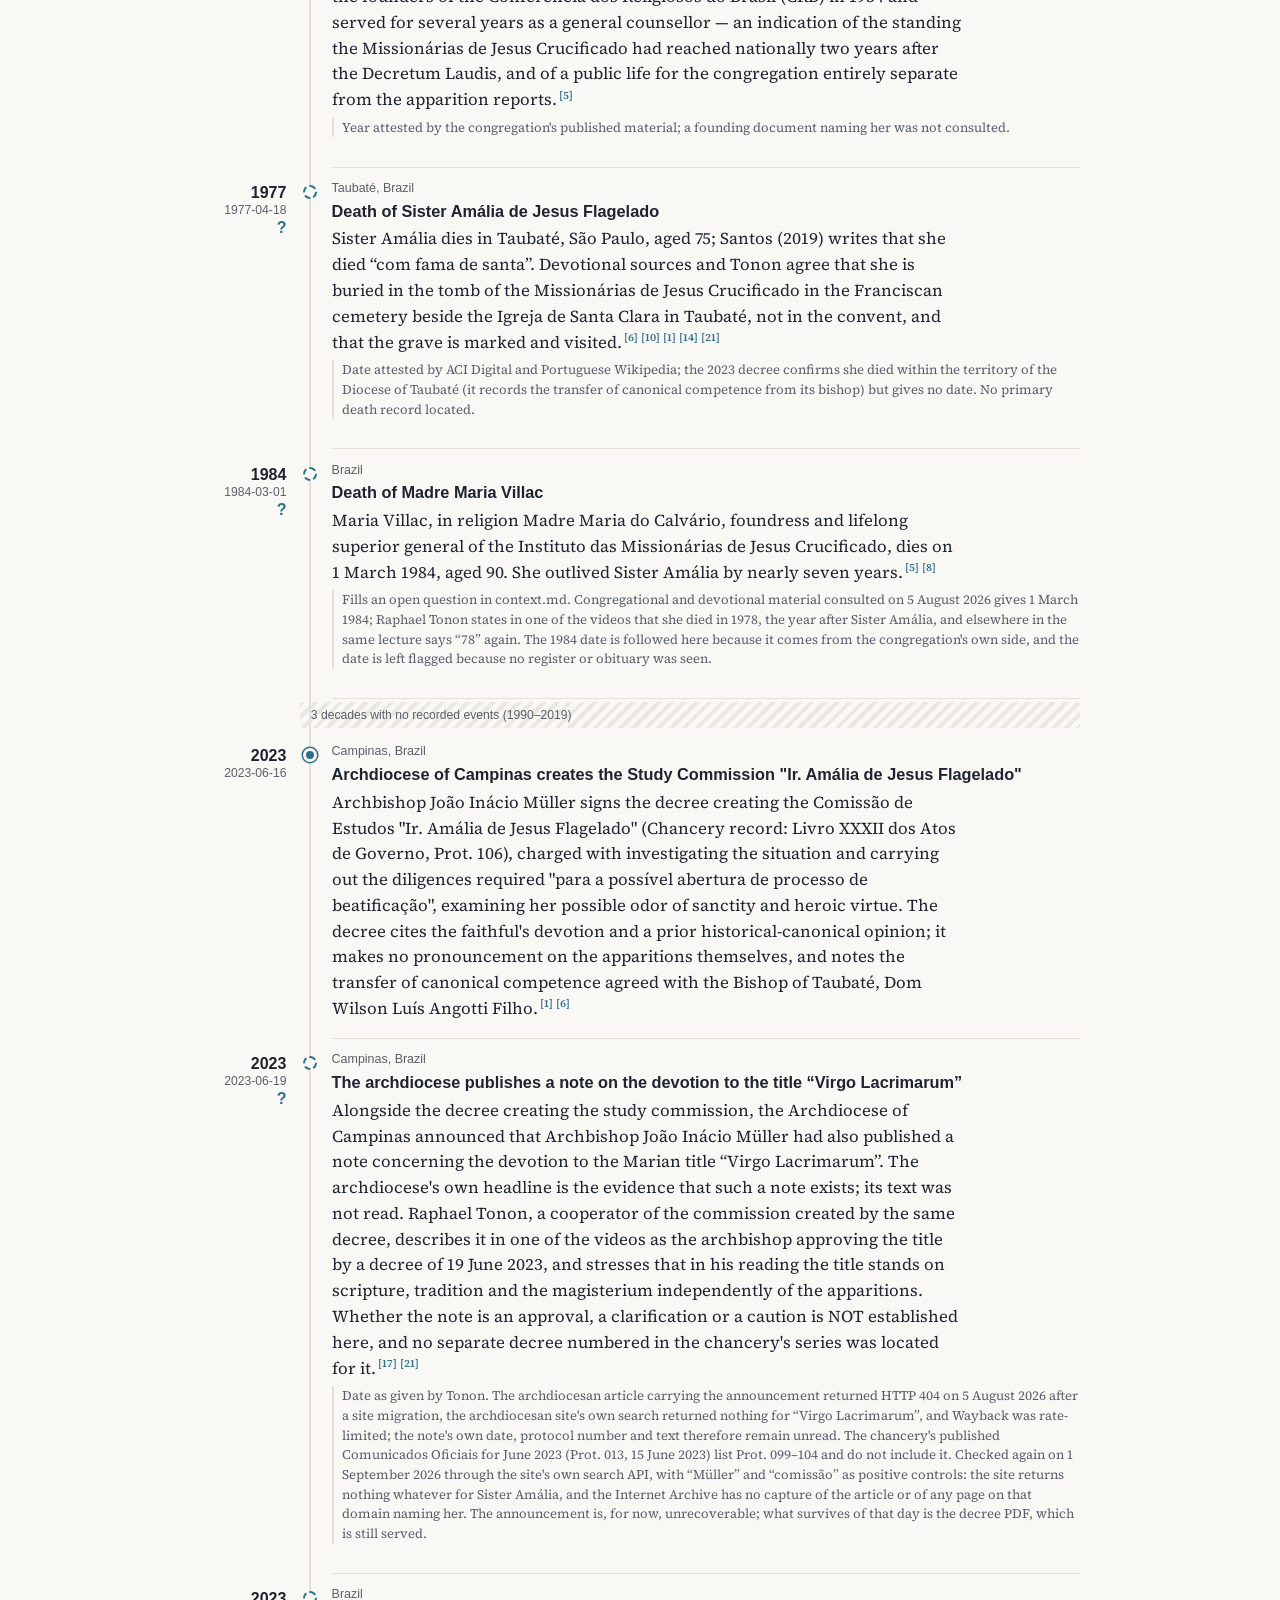
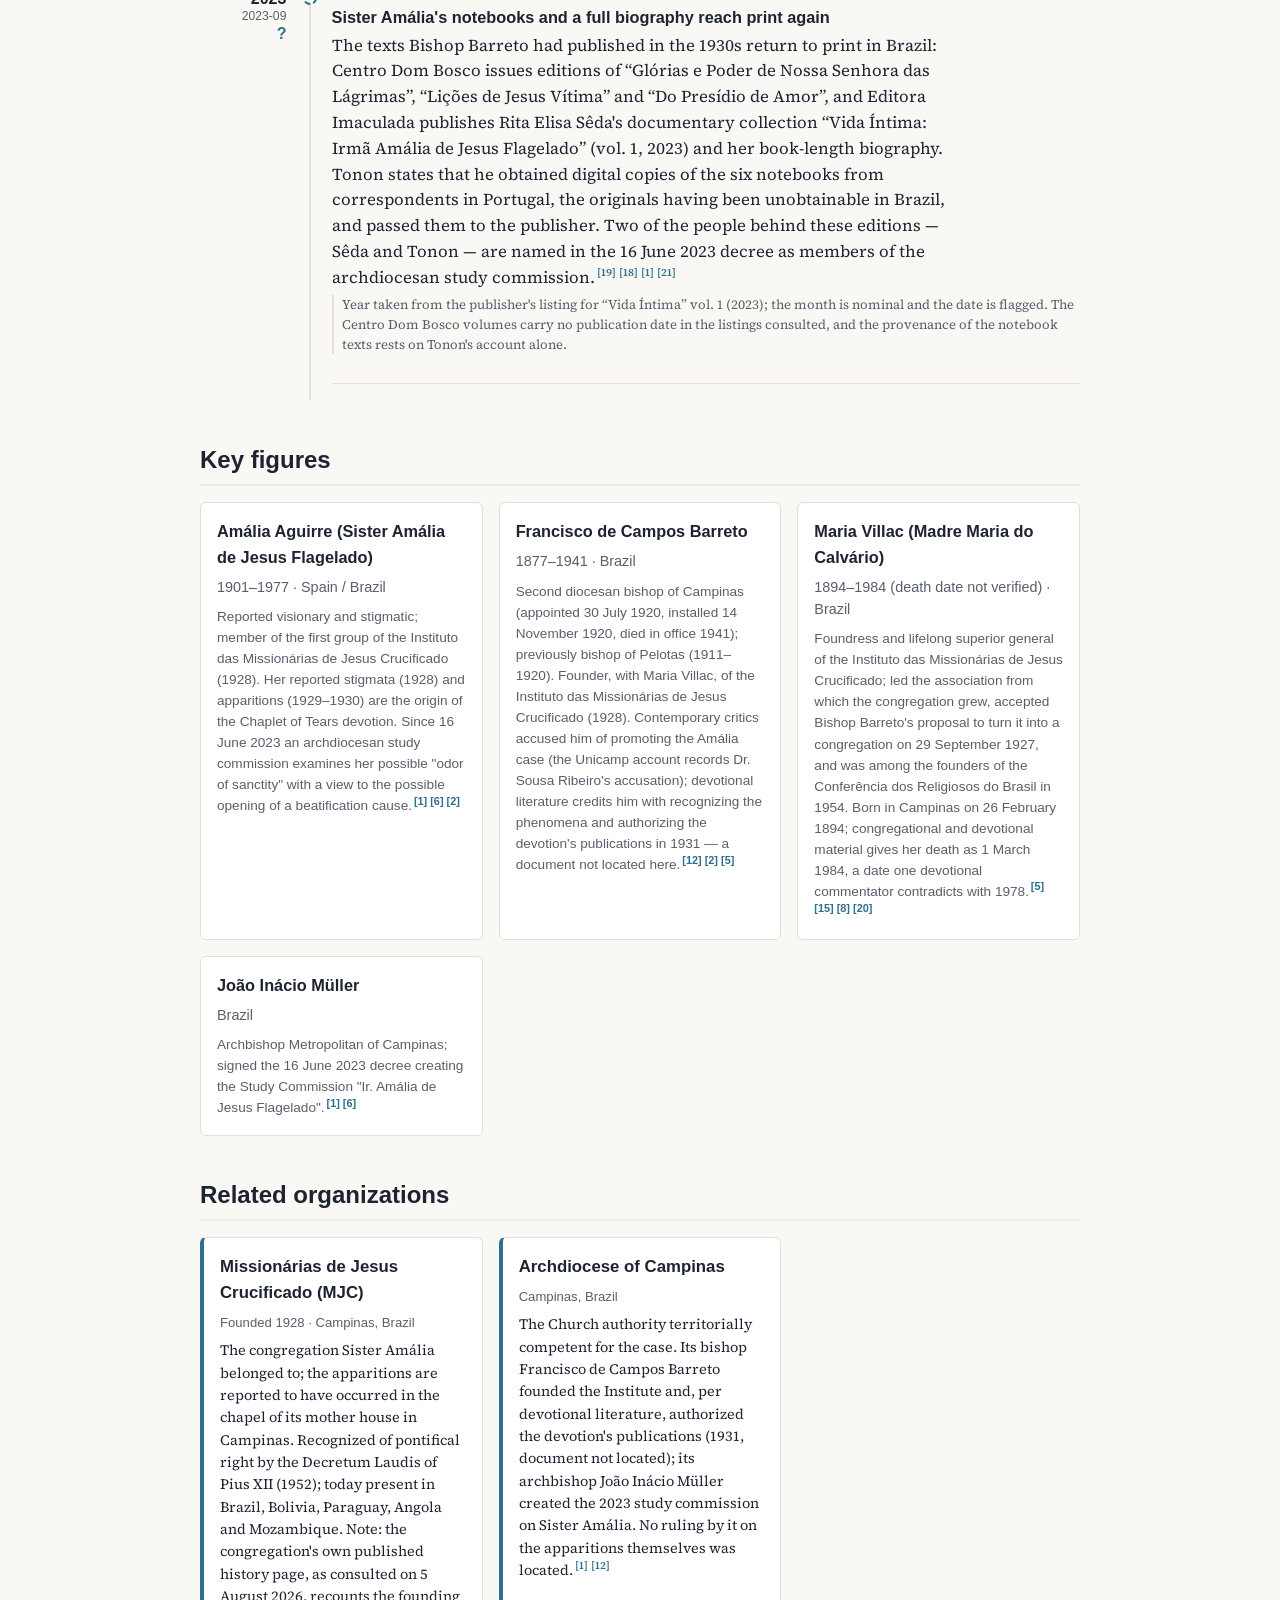
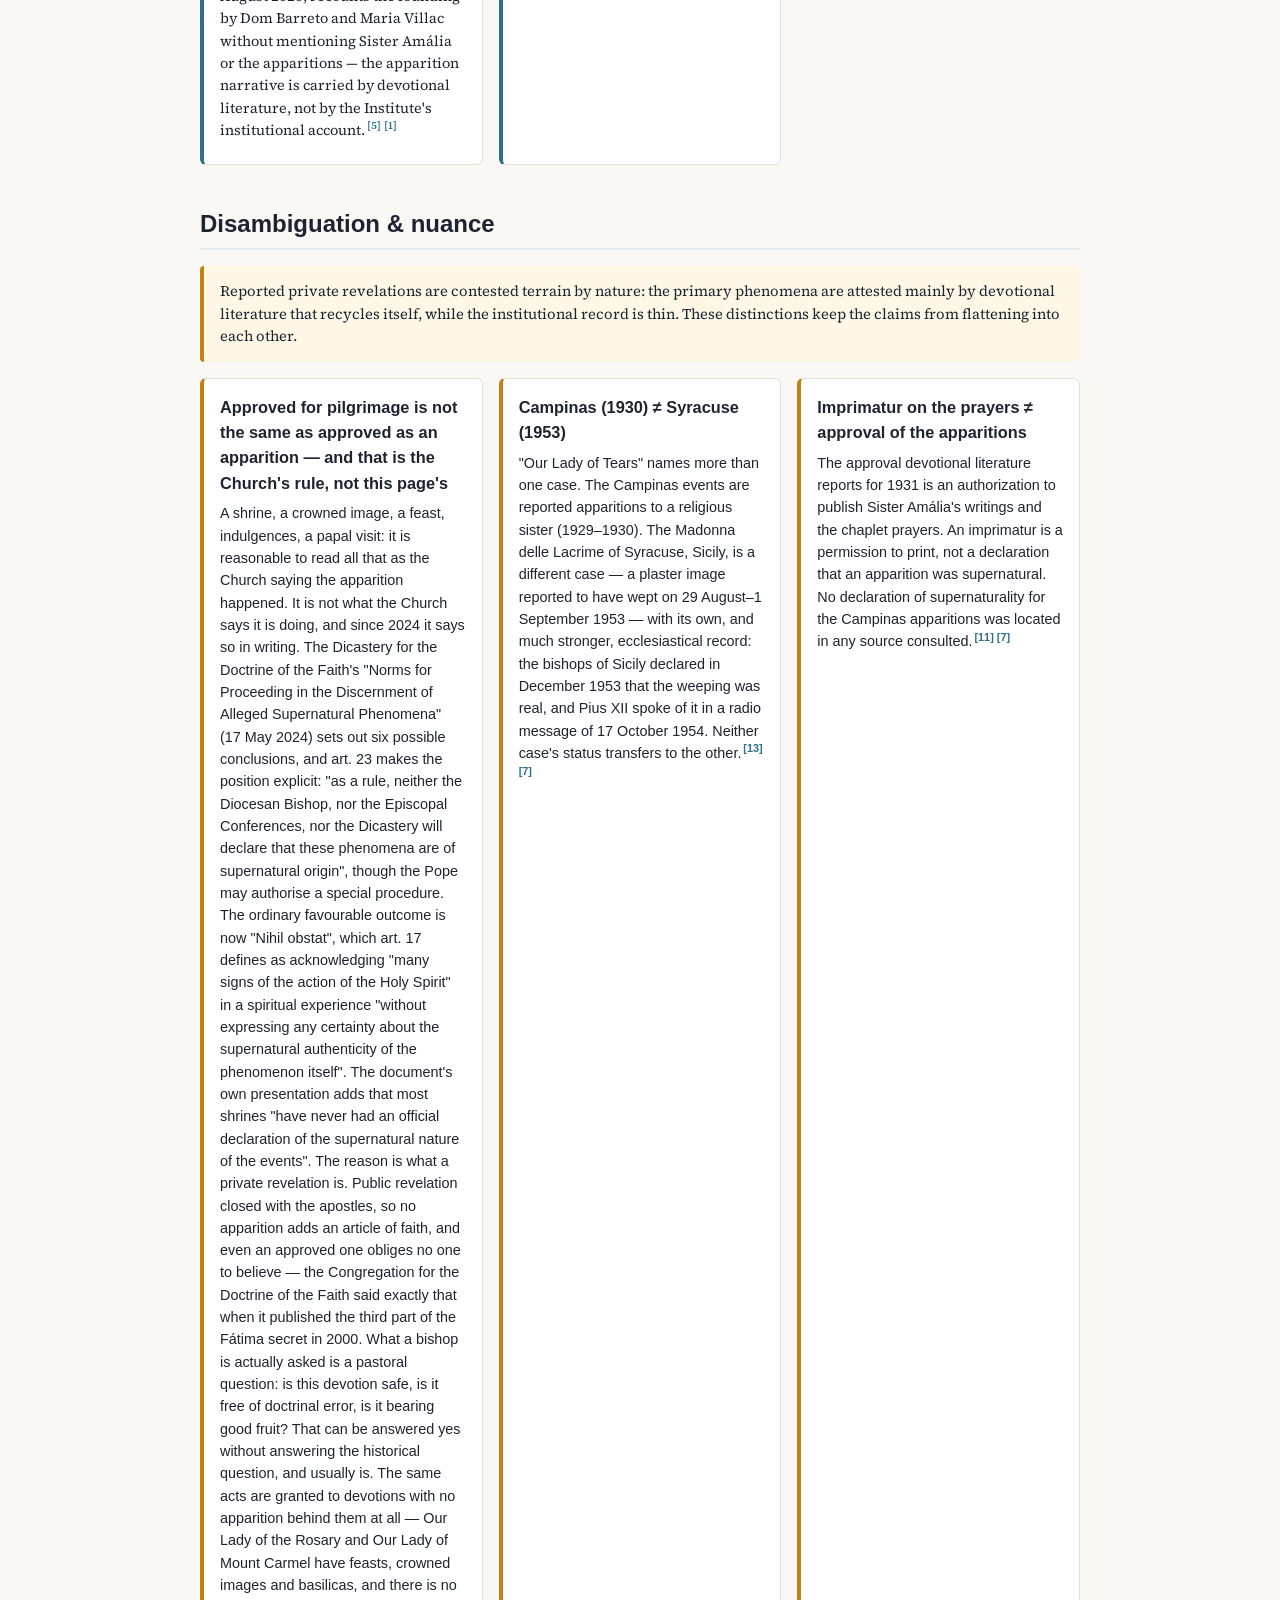
<file: docs/en/index.html>
<!DOCTYPE html>
<html lang="en">
<head>
  <meta charset="utf-8">
  <meta name="viewport" content="width=device-width, initial-scale=1">
  <title>Our Lady of Tears — Chronology</title>
  <meta name="description" content="An open, source-referenced chronology of the reported apparitions of Our Lady of Tears (Nossa Senhora das Lágrimas) to Sister Amália de Jesus Flagelado in Campinas, Brazil, and of the Chaplet of Tears devotion that grew from them.">
  <!-- Google tag (gtag.js) -->
  <script async src="https://www.googletagmanager.com/gtag/js?id=G-R9LV1QZHVE"></script>
  <script>
    window.dataLayer = window.dataLayer || [];
    function gtag(){dataLayer.push(arguments);}
    gtag('js', new Date());
    gtag('config', 'G-R9LV1QZHVE');
  </script>
  <link rel="stylesheet" href="../styles.css">
  <script src="../river.js" defer></script>
  <script src="../cite.js" defer data-label="Reference" data-all="All references"></script>
  <link rel="canonical" href="https://cronologia.github.io/lagrimas/en/">
  <link rel="alternate" hreflang="en" href="https://cronologia.github.io/lagrimas/en/">
  <link rel="alternate" hreflang="es" href="https://cronologia.github.io/lagrimas/es/">
  <link rel="alternate" hreflang="pt" href="https://cronologia.github.io/lagrimas/pt/">
  <link rel="alternate" hreflang="x-default" href="https://cronologia.github.io/lagrimas/">
  <meta property="og:type" content="website">
  <meta property="og:site_name" content="Our Lady of Tears — Chronology">
  <meta property="og:locale" content="en_US">
  <meta property="og:title" content="Our Lady of Tears — Chronology">
  <meta property="og:description" content="An open, source-referenced chronology of the reported apparitions of Our Lady of Tears (Nossa Senhora das Lágrimas) to Sister Amália de Jesus Flagelado in Campinas, Brazil, and of the Chaplet of Tears devotion that grew from them.">
  <meta property="og:url" content="https://cronologia.github.io/lagrimas/en/">
  <meta name="twitter:card" content="summary">
  <meta name="twitter:title" content="Our Lady of Tears — Chronology">
  <meta name="twitter:description" content="An open, source-referenced chronology of the reported apparitions of Our Lady of Tears (Nossa Senhora das Lágrimas) to Sister Amália de Jesus Flagelado in Campinas, Brazil, and of the Chaplet of Tears devotion that grew from them.">
  <script type="application/ld+json">
  {
    "@context": "https://schema.org",
    "@type": "WebSite",
    "name": "Our Lady of Tears — Chronology",
    "description": "An open, source-referenced chronology of the reported apparitions of Our Lady of Tears (Nossa Senhora das Lágrimas) to Sister Amália de Jesus Flagelado in Campinas, Brazil, and of the Chaplet of Tears devotion that grew from them.",
    "url": "https://cronologia.github.io/lagrimas/en/",
    "inLanguage": "en"
  }
  </script>
</head>
<body>
  <header class="site-header">
    <div class="wrap">
      <nav class="lang-switch" aria-label="Language"><span class="lang-current" aria-current="true">EN</span><a href="../es/" hreflang="es">ES</a><a href="../pt/" hreflang="pt">PT</a></nav>
      <h1>Our Lady of Tears — Chronology</h1>
      <p class="subtitle">Chronology of the reported apparitions of Our Lady of Tears in Campinas, Brazil, and of what came before and after them (1908–2023)</p>
      <p class="lead">An open, source-referenced chronology of the reported apparitions of Our Lady of Tears (Nossa Senhora das Lágrimas) to Sister Amália de Jesus Flagelado in Campinas, Brazil, and of the Chaplet of Tears devotion that grew from them.</p>
      <p class="updated">Last updated: 2026-09-08</p>
    </div>
  </header>

  <nav class="site-nav">
    <div class="wrap">
      <a href="#about">About</a>
      <a href="#chronology">Chronology</a>
      <a href="#approval-ladder">How far the case went</a>
      <a href="#figures">Key figures</a>
      <a href="#organizations">Organizations</a>
      <a href="#disambiguation">Disambiguation</a>
      <a href="#references">References</a>
      <a class="nav-page" href="chaplet/">The chaplet text</a>
      <a class="nav-page" href="novena/">Nine-day arrangement</a>
    </div>
  </nav>

  <main class="wrap">
    <section id="approval-ladder" class="viz">
      <h2>How far the case went</h2>
      <p class="section-intro">Each rung is a separate act by a separate authority, about a separate object. The page records what each one did and when, citing the act; it does not add them up, and there is no overall verdict to report. For Campinas the finding is an absence: no judgment by any Church authority on the apparitions themselves has been located, in devotional, institutional or academic sources. The one primary Church document in this dataset — the Archdiocese of Campinas decree of 16 June 2023 (Livro XXXII dos Atos de Governo, Prot. 106) — creates a commission to study Sister Amália&#39;s possible odor of sanctity with a view to the possible opening of a beatification cause. It concerns one person&#39;s cause, says nothing whatever about the reported apparitions, and is therefore not a rung on this ladder.</p>
      <figure class="approval-ladder">
        <div class="viz-scroll">
        <ol class="al-cascade">
          <li class="al-node al-not-found" style="--al-step:0">
            <a href="#al-rung-1" class="al-node-link">
              <span class="al-num" aria-hidden="true">1</span>
              <span class="al-node-body">
                <span class="al-node-label">Local inquiry in Campinas</span><span class="al-when">1928–1930</span>
                <span class="al-node-status"><span class="al-glyph" aria-hidden="true">·</span>No record found that this step took place</span>
              </span>
            </a>
          </li>
          <li class="al-node al-reported-undocumented" style="--al-step:1">
            <a href="#al-rung-2" class="al-node-link">
              <span class="al-num" aria-hidden="true">2</span>
              <span class="al-node-body">
                <span class="al-node-label">The bishop&#39;s judgment on the apparitions</span><span class="al-when">reported 8 March 1931</span>
                <span class="al-node-status"><span class="al-glyph" aria-hidden="true">?</span>A ruling is reported; no document located</span>
              </span>
            </a>
          </li>
          <li class="al-node al-adjacent" style="--al-step:2">
            <a href="#al-rung-3" class="al-node-link">
              <span class="al-num" aria-hidden="true">3</span>
              <span class="al-node-body">
                <span class="al-node-label">Permission to print the writings — not a verdict on the apparitions</span><span class="al-when">1933</span>
                <span class="al-node-status"><span class="al-glyph" aria-hidden="true">◆</span>Church act on a related matter — not a ruling on the apparition</span>
              </span>
            </a>
          </li>
          <li class="al-node al-adjacent" style="--al-step:3">
            <a href="#al-rung-4" class="al-node-link">
              <span class="al-num" aria-hidden="true">4</span>
              <span class="al-node-body">
                <span class="al-node-label">Further acts on the devotion, in Brazil and abroad</span><span class="al-when">8 March 1932; abroad, March–July 1935; a declaration of 20 February 1934 reported only</span>
                <span class="al-node-status"><span class="al-glyph" aria-hidden="true">◆</span>Church act on a related matter — not a ruling on the apparition</span>
              </span>
            </a>
          </li>
          <li class="al-node al-not-found" style="--al-step:4">
            <a href="#al-rung-5" class="al-node-link">
              <span class="al-num" aria-hidden="true">5</span>
              <span class="al-node-body">
                <span class="al-node-label">A ruling by the Holy See</span><span class="al-when">1929 onwards</span>
                <span class="al-node-status"><span class="al-glyph" aria-hidden="true">·</span>No record found that this step took place</span>
              </span>
            </a>
          </li>
        </ol>
        </div>
        <figcaption>One rung per authority. &quot;No ruling found&quot; is a statement about the evidence, not about the case.</figcaption>
      </figure>
      <details class="al-details">
        <summary>Step by step, with the documents</summary>
        <div class="al-tablist" hidden aria-label="How far the case went">
            <button type="button" class="al-tab" data-al-panel="al-rung-1"><span class="al-glyph" aria-hidden="true">·</span>Local inquiry in Campinas</button>
            <button type="button" class="al-tab" data-al-panel="al-rung-2"><span class="al-glyph" aria-hidden="true">?</span>The bishop&#39;s judgment on the apparitions</button>
            <button type="button" class="al-tab" data-al-panel="al-rung-3"><span class="al-glyph" aria-hidden="true">◆</span>Permission to print the writings — not a verdict on the apparitions</button>
            <button type="button" class="al-tab" data-al-panel="al-rung-4"><span class="al-glyph" aria-hidden="true">◆</span>Further acts on the devotion, in Brazil and abroad</button>
            <button type="button" class="al-tab" data-al-panel="al-rung-5"><span class="al-glyph" aria-hidden="true">·</span>A ruling by the Holy See</button>
        </div>
        <div class="al-panels">
          <section id="al-rung-1" class="al-panel al-not-found">
            <h3 class="al-panel-title">Local inquiry in Campinas <span class="al-when">1928–1930</span></h3>
            <p class="al-status"><span class="al-glyph" aria-hidden="true">·</span>No record found that this step took place</p>
<p class="al-who">Diocese of Campinas under Bishop Francisco de Campos Barreto</p><p class="al-outcome">The 1917 Code of Canon Law provided for a diocesan tribunal to examine reported miracles, and required prudence, silence, and verification by suitable persons appointed by the ecclesiastical authority before anything was published. The bishop did enforce the silence — he closed access to Sister Amália and turned journalists away — but no canonically constituted commission, tribunal or appointed investigator appears in any source consulted. The investigations the newspapers called &quot;inquéritos&quot; were run by the press, by physicians and by clergy of several denominations, not by the diocese. Santos reads Barreto&#39;s own conduct as the reverse of the canonical path: rather than notify Rome and keep silent, he became a public promoter of the events.</p><p class="al-nodoc">Searched: the recitals of the 2023 archdiocesan decree, the Archdiocese of Campinas website, the congregation&#39;s own published history (which, as consulted on 5 August 2026, does not mention Sister Amália or the apparitions at all), the Centro de Memória da Unicamp account of the case, and Santos&#39;s 2025 study, which works from the contemporary São Paulo press. None names a diocesan body charged with judging the phenomena. Any such record would sit in the acts of government held at the archdiocesan archive in Campinas (Cúria Metropolitana), which was not consulted for this dataset.</p>            <p class="al-cites"><sup class="cite"><a href="#ref-3" title="Reference 3">[3]</a> <a href="#ref-2" title="Reference 2">[2]</a> <a href="#ref-5" title="Reference 5">[5]</a></sup></p>
          </section>
          <section id="al-rung-2" class="al-panel al-reported-undocumented">
            <h3 class="al-panel-title">The bishop&#39;s judgment on the apparitions <span class="al-when">reported 8 March 1931</span></h3>
            <p class="al-status"><span class="al-glyph" aria-hidden="true">?</span>A ruling is reported; no document located</p>
<p class="al-who">Dom Francisco de Campos Barreto, bishop of Campinas 1920–1941</p><p class="al-outcome">Devotional literature, followed by the Portuguese and English Wikipedia articles, states that on 8 March 1931 Barreto recognized the veracity of Sister Amália&#39;s stigmata and apparitions. No source consulted reproduces that act, quotes it, or gives an archival reference for it, and the 2023 archdiocesan decree does not mention it. What is documented is different in kind: in November 1928 Barreto told the São Paulo press that the case was a true stigmatization and &quot;miraculous&quot;. An opinion given to a newspaper — which Santos reads as out of step with the canonical norms then in force — is not a judgment on an apparition. Since this rung was written a second study by the same historian (Santos 2019) has been located. It dates Barreto&#39;s imprimatur for the chaplet and the medal to 8 March 1932 — the same day and month as the reported act, one year later — and records nothing at all for 8 March 1931. It does not describe any act of his recognising the apparitions, on that date or on any other.</p><p class="al-nodoc">No text, protocol number or archival reference for an 8 March 1931 act was located in any source consulted, devotional, institutional or academic; the sources that carry the claim cite no document and repeat one another. It would be found, if it exists, among the acts of government of the then Diocese of Campinas, in the archdiocesan archive at the Cúria Metropolitana de Campinas, which was not consulted here. That remains true after Santos (2019): he supplies a date for the act on the DEVOTION and none for an act on the APPARITIONS, and reproduces neither. Three devotional videos recorded in the 2020s by Raphael Tonon restate an episcopal approval and add that a report by a Vatican-appointed investigator on the case was found in the Vatican Apostolic Archive; no protocol number, date or text was given for it, and it is treated here as a lead for that archive rather than as evidence. Searched again on 6 August 2026, with the bishop&#39;s name as the lead rather than the apparition&#39;s, and the result strengthens this rung instead of moving it. The claim is everywhere — devotional sites and both Wikipedias give 8 March 1931 and the formula &quot;recognized the veracity of the stigmata and the apparitions&quot; almost word for word, which is the signature of a single upstream text being copied rather than of independent attestation. Two sources that would carry the document if anyone did were checked directly: the Brazilian apostolate of the devotion, on its own dedicated page about Dom Barreto, presents him as the Institute&#39;s founding father and says nothing whatever about an approval of the apparitions; and the Missionários das Lágrimas history attributes to him testimony about the graces obtained through the Chaplet — the devotion&#39;s fruits — and no act on the apparitions. Neither omission proves the act never happened. Both mean that after three rounds of searching, the only Barreto acts anyone can date, cite or quote are acts on the devotion and its printed texts. Nothing here denies that the bishop believed the case: the rung below records that he said so in the press in 1928, gave the imprimatur for the chaplet and the medal, and wrote the preface to the 1933 volume himself. What is missing is the document, and the Livro dos Atos de Governo at the Cúria Metropolitana de Campinas is where it would be.</p>            <p class="al-cites"><sup class="cite"><a href="#ref-14" title="Reference 14">[14]</a> <a href="#ref-11" title="Reference 11">[11]</a> <a href="#ref-9" title="Reference 9">[9]</a> <a href="#ref-7" title="Reference 7">[7]</a> <a href="#ref-3" title="Reference 3">[3]</a> <a href="#ref-20" title="Reference 20">[20]</a> <a href="#ref-23" title="Reference 23">[23]</a> <a href="#ref-24" title="Reference 24">[24]</a></sup></p>
          </section>
          <section id="al-rung-3" class="al-panel al-adjacent">
            <h3 class="al-panel-title">Permission to print the writings — not a verdict on the apparitions <span class="al-when">1933</span></h3>
            <p class="al-status"><span class="al-glyph" aria-hidden="true">◆</span>Church act on a related matter — not a ruling on the apparition</p>
<p class="al-who">Dom Francisco de Campos Barreto</p><p class="al-outcome">Barreto granted the imprimatur for Licções de Jesus Victima, the volume of messages attributed to &quot;Jesus Manietado&quot; published by the Institute in Campinas in 1933, and wrote its preface. This is the only episcopal act in the case for which a scholarly source supplies a bibliographic citation and a quotation. Its object is a book. An imprimatur is a permission to print, granted after censorship for faith and morals; it settles nothing about whether the reported apparitions were supernatural, which is why it stands here as an act on a related matter and not as a verdict on the rung before it.</p>            <p class="al-cites"><sup class="cite"><a href="#ref-3" title="Reference 3">[3]</a></sup></p>
          </section>
          <section id="al-rung-4" class="al-panel al-adjacent">
            <h3 class="al-panel-title">Further acts on the devotion, in Brazil and abroad <span class="al-when">8 March 1932; abroad, March–July 1935; a declaration of 20 February 1934 reported only</span></h3>
            <p class="al-status"><span class="al-glyph" aria-hidden="true">◆</span>Church act on a related matter — not a ruling on the apparition</p>
<p class="al-who">Bishop Barreto; unnamed bishops in the United States, Germany and Hungary</p><p class="al-outcome">Devotional literature also reports an imprimatur of 8 March 1931 covering the chaplet prayers, an episcopal declaration of 20 February 1934 in which Barreto reinforced the importance of the devotion to Our Lady of Tears, and further imprimaturs for the chaplet granted by bishops abroad from 1935. Every one of these concerns the devotion and its printed texts rather than the apparitions, so even if all were produced tomorrow they would leave the rung above unanswered. Santos (2019) now dates and attributes several of these: he gives 8 March 1932, not 1931, for the Brazilian imprimatur on the chaplet and the medal, and names the approvals abroad individually — Detroit under Bishop Michael James Gallagher and Munich-Freising under vicar general Ferdinand Buchwieser, both 22 March 1935; a nihil obstat numbered 924/1935 from the diocesan censor at Sopron, 25 May 1935; and Győr under Bishop Stephanus Breyer, 13 July 1935. He records no act of 20 February 1934.</p><p class="al-nodoc">None of these texts has been produced by any source consulted. What changed with Santos (2019) is that they are no longer bare assertions: an academic footnote supplies dates, granting authorities, sees and — for Sopron — the only protocol number attaching to any act in this case that any source gives. The acts themselves are still unseen, so what is recorded here is an attested act rather than a reproduced one; the evidence behind this rung is nevertheless materially stronger than behind the rung above it, and the reported declaration of 20 February 1934 remains unattested by anything. The Brazilian act would be in the archdiocesan archive at the Cúria Metropolitana de Campinas, whose Livro do Tombo a devotional researcher states he has consulted; the foreign ones in the chanceries of Detroit, Munich and Freising, Sopron and Győr.</p>            <p class="al-cites"><sup class="cite"><a href="#ref-14" title="Reference 14">[14]</a> <a href="#ref-11" title="Reference 11">[11]</a> <a href="#ref-7" title="Reference 7">[7]</a></sup></p>
          </section>
          <section id="al-rung-5" class="al-panel al-not-found">
            <h3 class="al-panel-title">A ruling by the Holy See <span class="al-when">1929 onwards</span></h3>
            <p class="al-status"><span class="al-glyph" aria-hidden="true">·</span>No record found that this step took place</p>
<p class="al-who">Roman Curia; apostolic nunciature to Brazil</p><p class="al-outcome">Rome was not absent from the case. In May 1929 the apostolic nuncio to Brazil, Benedetto Aloisi Masella, spent a week in Campinas following the celebrations and the reported manifestations at the Institute, with the São Paulo press covering each step and describing him as pleased with what he saw. But a visit is not an act: no decree, rescript, response or report of the Holy See or of any Roman dicastery on the Campinas apparitions has been located, and no source consulted refers to one. Santos (2019) states flatly that the messages and the devotion have not been approved by the Holy See. Against that, the three devotional videos added to this dataset do assert Roman action: that Pius XI appointed an investigator, that a canonical process was opened in 1935 with the Benedictine Dom Lourenço Zeller as apostolic visitor, that Zeller reported favourably, and that a decree of the Holy Office then ordered the images withdrawn and public cult suspended. That is an assertion of a restrictive Roman act, not a favourable one, and it is undocumented in every particular.</p><p class="al-nodoc">This rung is &quot;no ruling found&quot;, not &quot;the case never went to Rome&quot;, and the distinction is the point. Recording it as &quot;did not reach&quot; would require positive evidence that the case was never referred, and there is none: the nuncio&#39;s 1929 visit shows Roman attention, while the claim that Barreto skipped the expected notification to the Holy See rests on a contemporary priest&#39;s criticism in the press and on Santos&#39;s reading of it, not on a document. Searched: every source in this dataset, the Archdiocese of Campinas website, Catholic media coverage of the 2023 commission, and open web searches for any Holy See or Doctrine of the Faith act on the Campinas case. The Acta Apostolicae Sedis of the 1930s and the nunciature&#39;s own files were not consulted, and either could still hold something. One qualification has been added since: three devotional videos now cited in this dataset DO refer to Roman acts — an appointment by Pius XI, a 1935 apostolic visitation and a decree of the Holy Office — without a date, a protocol number or a text for any of them, and no institutional or academic source consulted mentions any of the three. The person named is real and partly checks out: Dom Lourenço Zeller OSB (Riedlingen 1873 – Belém 1945) was a German-born Benedictine in Brazil, appointed titular bishop of Dorylæum by Pius XI on 7 January 1939 and buried at the monastery in Rio de Janeiro. His role in this case is what is unattested — and the videos misdate his episcopal appointment to 1945 and call him abbot of Rio, which he never was. These remain leads for the Vatican Apostolic Archive and the Campinas curia.</p>            <p class="al-cites"><sup class="cite"><a href="#ref-14" title="Reference 14">[14]</a> <a href="#ref-3" title="Reference 3">[3]</a> <a href="#ref-4" title="Reference 4">[4]</a> <a href="#ref-20" title="Reference 20">[20]</a> <a href="#ref-22" title="Reference 22">[22]</a></sup></p>
          </section>
        </div>
      </details>
      <script>(function () {
        var s = document.currentScript.closest('section');
        var det = s.querySelector('.al-details');
        var list = s.querySelector('.al-tablist');
        var tabs = [].slice.call(s.querySelectorAll('.al-tab'));
        var panels = [].slice.call(s.querySelectorAll('.al-panel'));
        if (!det || !tabs.length || tabs.length !== panels.length) return;
        list.hidden = false;
        list.setAttribute('role', 'tablist');
        function select(id, focus) {
          tabs.forEach(function (b, i) {
            var on = b.getAttribute('data-al-panel') === id;
            b.setAttribute('aria-selected', on ? 'true' : 'false');
            b.setAttribute('tabindex', on ? '0' : '-1');
            panels[i].hidden = !on;
            if (on && focus) b.focus();
          });
        }
        tabs.forEach(function (b, i) {
          b.setAttribute('role', 'tab');
          b.id = b.getAttribute('data-al-panel') + '-tab';
          panels[i].setAttribute('role', 'tabpanel');
          panels[i].setAttribute('aria-labelledby', b.id);
          panels[i].tabIndex = 0;
          b.addEventListener('click', function () { select(b.getAttribute('data-al-panel'), false); });
          b.addEventListener('keydown', function (e) {
            var d = e.key === 'ArrowRight' ? 1 : e.key === 'ArrowLeft' ? -1 : 0;
            if (!d) return;
            e.preventDefault();
            var n = (i + d + tabs.length) % tabs.length;
            select(tabs[n].getAttribute('data-al-panel'), true);
          });
        });
        // A cascade node opens the disclosure and selects its panel, instead of
        // jumping the page to a fragment inside a collapsed <details>.
        [].slice.call(s.querySelectorAll('.al-node-link')).forEach(function (a) {
          a.addEventListener('click', function (e) {
            e.preventDefault();
            det.open = true;
            select(a.getAttribute('href').slice(1), true);
          });
        });
        select(tabs[0].getAttribute('data-al-panel'), false);
      })();</script>
    </section>

    <section id="about">
      <h2>About</h2>
      <p class="notice">Work-in-progress dataset compiled from public sources (see references). The apparitions are recorded as REPORTED events: the dataset states who reported what and when, and what Church authorities have ruled and when — it does not assert the supernatural claims as fact. The scope now runs wider than the reported events themselves, carrying the founding of the congregation and the state of the diocese before them and the congregation&#39;s growth, the spread of the devotion, the visionary&#39;s later life and the 2023 commission after them. Reported cures and wonders are recorded only as ACCOUNTS — that something was reported, by whom, and when first attested — never as events that happened, and they carry no rung on the approval ladder. Contested claims are attributed to their authors; dates not yet verified against a primary source are flagged with a ? mark. Much of the devotional literature on this subject is derivative and cites no documents, and the recent video commentary comes from a single speaker who also sits on the archdiocesan study commission; the provenance notes on each reference say so. Corrections against primary sources are welcome.</p>
      <dl class="facts">
        <dt>What it is</dt>
        <dd>A series of reported apparitions of Jesus (8 November 1929, as &quot;Jesus Manietado&quot;, Jesus Bound) and of the Virgin Mary presenting herself as &quot;Nossa Senhora das Lágrimas&quot; (Our Lady of Tears, 8 March and 8 April 1930), to Sister Amália de Jesus Flagelado in the chapel of the Missionárias de Jesus Crucificado mother house in Campinas, São Paulo, Brazil. The Chaplet (Coroa/Terço) of Tears devotion traces its origin to these reports.<sup class="cite"><a href="#ref-7" title="Reference 7">[7]</a> <a href="#ref-9" title="Reference 9">[9]</a> <a href="#ref-6" title="Reference 6">[6]</a></sup></dd>
        <dt>Reported visionary</dt>
        <dd>Sister Amália de Jesus Flagelado, born Amália Aguirre (Riós, Ourense, Galicia, Spain, 22 July 1901 – Taubaté, Brazil, 18 April 1977), a member of the first group of the Instituto das Missionárias de Jesus Crucificado.<sup class="cite"><a href="#ref-1" title="Reference 1">[1]</a> <a href="#ref-6" title="Reference 6">[6]</a> <a href="#ref-10" title="Reference 10">[10]</a></sup></dd>
        <dt>Church ruling on the apparitions</dt>
        <dd>No judgment by Church authority on the apparitions themselves could be located. What IS dated is narrower and concerns the devotion: an academic source (Santos 2019) records an imprimatur signed by Bishop Francisco de Campos Barreto on 8 March 1932 authorising the chaplet and the medal within the diocese, and names four approvals abroad in 1935, one of them carrying a protocol number. Devotional literature instead reports an episcopal recognition of the apparitions and an imprimatur on 8 March 1931, and a declaration of 20 February 1934; no copy or archival citation of either was found, and neither academic study of the case records them. The one located primary document — the archdiocesan decree of 16 June 2023 — makes no pronouncement on the apparitions. Santos states that the messages and the devotion have still not been approved by the Holy See.<sup class="cite"><a href="#ref-14" title="Reference 14">[14]</a> <a href="#ref-3" title="Reference 3">[3]</a> <a href="#ref-1" title="Reference 1">[1]</a> <a href="#ref-11" title="Reference 11">[11]</a> <a href="#ref-7" title="Reference 7">[7]</a></sup></dd>
        <dt>Approval of the chaplet vs. approval of the apparitions</dt>
        <dd>These are distinct acts. An imprimatur or authorization to publish prayers permits a devotion; it is not a declaration that the apparitions were supernatural. Three such permissions are dated by academic sources and all three have a printed text or an object as their object: Barreto&#39;s imprimatur of 8 March 1932 for the Chaplet and the Medal of Tears, his imprimatur and preface for the 1933 volume “Licções de Jesus Victima”, and his 1934 preface to “Glórias e Poder de Nossa Senhora das Lágrimas”; to these the 1935 approvals by bishops in the United States, Germany and Hungary add permissions to print the prayers in other jurisdictions. This dataset records no located Church declaration of supernaturality for the Campinas apparitions.<sup class="cite"><a href="#ref-14" title="Reference 14">[14]</a> <a href="#ref-3" title="Reference 3">[3]</a> <a href="#ref-11" title="Reference 11">[11]</a> <a href="#ref-7" title="Reference 7">[7]</a></sup></dd>
        <dt>Status of the visionary&#39;s cause</dt>
        <dd>On 16 June 2023 Archbishop João Inácio Müller of Campinas decreed the creation of a Study Commission &quot;Ir. Amália de Jesus Flagelado&quot; to investigate her possible &quot;odor of sanctity&quot; with a view to the POSSIBLE opening of a beatification cause. As of that decree, no cause had been opened and no judgment on her sanctity or on the apparitions had been made.<sup class="cite"><a href="#ref-1" title="Reference 1">[1]</a> <a href="#ref-6" title="Reference 6">[6]</a></sup></dd>
      </dl>
    </section>

    <section id="chronology" class="river">
      <h2>Chronology</h2>
      <p class="section-intro">Key events in chronological order. A <span class="flag">?</span> flag marks
      dates not yet verified against a primary source.</p>
      <div class="rv-bar">
        <div class="rv-controls" role="group" aria-label="Filter the chronology" hidden>
          <label class="rv-chip rv-firm"><input type="checkbox" data-firm><span class="rv-sw"></span>Firm dates only</label>
          <label class="rv-find">Find <input type="search" autocomplete="off"></label>
          <p class="rv-status" aria-live="polite" data-all="all {n} events" data-some="{n} of {total} events shown" data-reading="Reading"></p>
        </div>
        <svg class="rv-ribbon" viewBox="-4 0 1008 29" preserveAspectRatio="xMinYMid meet" role="img" aria-label="Overview of all 32 events; long gaps in the record are drawn as breaks">
          <rect class="rv-row" x="0" y="2" width="1000" height="9"/><rect class="rv-brk" x="891.6" y="2" width="4" height="9"><title>3 decades with no recorded events (1990–2019)</title></rect>
          <line class="rv-tick rv-l0" data-i="0" x1="14.8" x2="14.8" y1="3.5" y2="9.5"/><line class="rv-tick rv-l0" data-i="1" x1="83.6" x2="83.6" y1="3.5" y2="9.5"/><line class="rv-tick rv-l0" data-i="2" x1="172.2" x2="172.2" y1="3.5" y2="9.5"/><line class="rv-tick rv-l0" data-i="3" x1="191.9" x2="191.9" y1="3.5" y2="9.5"/><line class="rv-tick rv-l0" data-i="4" x1="201.7" x2="201.7" y1="3.5" y2="9.5"/><line class="rv-tick rv-l0" data-i="5" x1="270.6" x2="270.6" y1="3.5" y2="9.5"/><line class="rv-tick rv-l0" data-i="6" x1="280.4" x2="280.4" y1="3.5" y2="9.5"/><line class="rv-tick rv-l0" data-i="7" x1="280.4" x2="280.4" y1="3.5" y2="9.5"/><line class="rv-tick rv-l0" data-i="8" x1="280.4" x2="280.4" y1="3.5" y2="9.5"/><line class="rv-tick rv-l0 rv-u" data-i="9" x1="280.4" x2="280.4" y1="3.5" y2="9.5"/><line class="rv-tick rv-l0 rv-u" data-i="10" x1="290.3" x2="290.3" y1="3.5" y2="9.5"/><line class="rv-tick rv-l0 rv-u" data-i="11" x1="290.3" x2="290.3" y1="3.5" y2="9.5"/><line class="rv-tick rv-l0 rv-u" data-i="12" x1="290.3" x2="290.3" y1="3.5" y2="9.5"/><line class="rv-tick rv-l0 rv-u" data-i="13" x1="300.1" x2="300.1" y1="3.5" y2="9.5"/><line class="rv-tick rv-l0 rv-u" data-i="14" x1="300.1" x2="300.1" y1="3.5" y2="9.5"/><line class="rv-tick rv-l0 rv-u" data-i="15" x1="310" x2="310" y1="3.5" y2="9.5"/><line class="rv-tick rv-l0 rv-u" data-i="16" x1="310" x2="310" y1="3.5" y2="9.5"/><line class="rv-tick rv-l0" data-i="17" x1="319.8" x2="319.8" y1="3.5" y2="9.5"/><line class="rv-tick rv-l0 rv-u" data-i="18" x1="329.6" x2="329.6" y1="3.5" y2="9.5"/><line class="rv-tick rv-l0" data-i="19" x1="339.5" x2="339.5" y1="3.5" y2="9.5"/><line class="rv-tick rv-l0 rv-u" data-i="20" x1="339.5" x2="339.5" y1="3.5" y2="9.5"/><line class="rv-tick rv-l0" data-i="21" x1="349.3" x2="349.3" y1="3.5" y2="9.5"/><line class="rv-tick rv-l0" data-i="22" x1="408.4" x2="408.4" y1="3.5" y2="9.5"/><line class="rv-tick rv-l0 rv-u" data-i="23" x1="408.4" x2="408.4" y1="3.5" y2="9.5"/><line class="rv-tick rv-l0" data-i="24" x1="516.6" x2="516.6" y1="3.5" y2="9.5"/><line class="rv-tick rv-l0" data-i="25" x1="526.4" x2="526.4" y1="3.5" y2="9.5"/><line class="rv-tick rv-l0 rv-u" data-i="26" x1="536.3" x2="536.3" y1="3.5" y2="9.5"/><line class="rv-tick rv-l0 rv-u" data-i="27" x1="762.6" x2="762.6" y1="3.5" y2="9.5"/><line class="rv-tick rv-l0 rv-u" data-i="28" x1="831.5" x2="831.5" y1="3.5" y2="9.5"/><line class="rv-tick rv-l0" data-i="29" x1="936" x2="936" y1="3.5" y2="9.5"/><line class="rv-tick rv-l0 rv-u" data-i="30" x1="936" x2="936" y1="3.5" y2="9.5"/><line class="rv-tick rv-l0 rv-u" data-i="31" x1="936" x2="936" y1="3.5" y2="9.5"/>
          <text class="rv-axis" x="0" y="26" text-anchor="start">1901</text><text class="rv-axis" x="885.6" y="26" text-anchor="end">1984</text><text class="rv-axis" x="901.6" y="26" text-anchor="start">2023</text><rect class="rv-win" x="0" y="0" width="0" height="13"/>
        </svg>
      </div>
      <ol class="rv-list" style="--lanes:1">
        <li class="rv-e" id="decade-1900" data-i="0" data-lanes="" data-decade="1900s">
          <div class="rv-year">1901<small>1901-07-22</small></div>
          <div class="rv-node" aria-hidden="true"><i class="rv-l0" style="--k:0"></i></div>
          <div class="rv-card">
            <p class="rv-kick"><span>Riós, Ourense, Spain</span></p>
            <h3>Birth of Amália Aguirre</h3>
            <p class="rv-text">Amália Aguirre is born in Riós, province of Ourense, Galicia, Spain. The date is attested in the 2023 archdiocesan decree, which describes her as &quot;nascida em Riós, Província de Ourense – Galícia/Espanha, em 22 de julho de 1901&quot;.<sup class="cite"><a href="#ref-1" title="Reference 1">[1]</a> <a href="#ref-6" title="Reference 6">[6]</a> <a href="#ref-10" title="Reference 10">[10]</a></sup></p>
          </div>
        </li>
        <li class="rv-e" data-i="1" data-lanes="" data-decade="1900s">
          <div class="rv-year">1908<small>1908-06-07</small></div>
          <div class="rv-node" aria-hidden="true"><i class="rv-l0" style="--k:0"></i></div>
          <div class="rv-card">
            <p class="rv-kick"><span>Campinas, Brazil</span></p>
            <h3>The Diocese of Campinas is erected</h3>
            <p class="rv-text">Pope Pius X erects the Diocese of Campinas, which is installed on 1 November 1908 under its first bishop, Dom João Batista Corrêa Nery. The see is twenty years old, and on its second bishop, when the reports at the Institute begin; it is raised to a metropolitan archdiocese only in 1958. This is context for the later record rather than part of it: a young diocese with a short institutional memory and no established practice for handling a reported private revelation.<sup class="cite"><a href="#ref-16" title="Reference 16">[16]</a></sup></p>
          </div>
        </li>
        <li class="rv-e" id="decade-1910" data-i="2" data-lanes="" data-decade="1910s">
          <div class="rv-year">1917</div>
          <div class="rv-node" aria-hidden="true"><i class="rv-l0" style="--k:0"></i></div>
          <div class="rv-card">
            <p class="rv-kick"><span>Campinas, Brazil</span></p>
            <h3>Maria Villac gathers the association from which the congregation grows</h3>
            <p class="rv-text">Maria Villac, born in Campinas on 26 February 1894, begins meeting with friends for prayer and then for visiting the poor and the sick on the industrial outskirts of Campinas and São Paulo. The congregation&#39;s own history counts 364 members in the association by 1927. Santos (2019) describes the same body as the religious association from which the Institute was formed.<sup class="cite"><a href="#ref-5" title="Reference 5">[5]</a> <a href="#ref-15" title="Reference 15">[15]</a> <a href="#ref-14" title="Reference 14">[14]</a></sup></p>
          </div>
        </li>
        <li class="rv-e" data-i="3" data-lanes="" data-decade="1910s">
          <div class="rv-year">1919</div>
          <div class="rv-node" aria-hidden="true"><i class="rv-l0" style="--k:0"></i></div>
          <div class="rv-card">
            <p class="rv-kick"><span>Campinas, Brazil</span></p>
            <h3>The Aguirre family emigrates to Brazil</h3>
            <p class="rv-text">Amália Aguirre emigrates from Spain to Brazil after the end of the First World War and, after a period in Bahia, the family settles in Campinas, São Paulo. Santos (2019) gives the year as 1919 and names her parents as Andres and Emerita Aguirre.<sup class="cite"><a href="#ref-14" title="Reference 14">[14]</a> <a href="#ref-2" title="Reference 2">[2]</a> <a href="#ref-9" title="Reference 9">[9]</a> <a href="#ref-8" title="Reference 8">[8]</a></sup></p>
            <p class="date-note">Year now attested by an academic source (Santos 2019), which had previously rested on devotional and encyclopedia material; Portuguese Wikipedia gives 16 June 1919 for the arrival in Campinas, a precision no source consulted supports.</p>
          </div>
        </li>
        <li class="rv-e" id="decade-1920" data-i="4" data-lanes="" data-decade="1920s">
          <div class="rv-year">1920<small>1920-11-14</small></div>
          <div class="rv-node" aria-hidden="true"><i class="rv-l0" style="--k:0"></i></div>
          <div class="rv-card">
            <p class="rv-kick"><span>Campinas, Brazil</span></p>
            <h3>Francisco de Campos Barreto is installed as second bishop of Campinas</h3>
            <p class="rv-text">Dom Francisco de Campos Barreto takes possession of the see of Campinas, which he governs until his death in 1941. Every episcopal act in this dataset — the founding of the Institute, the 1928 press declarations, the imprimaturs, the preface — is his; the record of the case effectively begins and ends with his episcopate.<sup class="cite"><a href="#ref-12" title="Reference 12">[12]</a> <a href="#ref-16" title="Reference 16">[16]</a></sup></p>
          </div>
        </li>
        <li class="rv-e" data-i="5" data-lanes="" data-decade="1920s">
          <div class="rv-year">1927<small>1927-09-29</small></div>
          <div class="rv-node" aria-hidden="true"><i class="rv-l0" style="--k:0"></i></div>
          <div class="rv-card">
            <p class="rv-kick"><span>Campinas, Brazil</span></p>
            <h3>Maria Villac accepts the bishop&#39;s proposal to found a congregation</h3>
            <p class="rv-text">According to the congregation&#39;s own history, Bishop Barreto proposed on 6 September 1927 that Maria Villac&#39;s association be transformed into a religious congregation, and she gave her assent on 29 September 1927. This is the 1927 initiative that the Centro de Memória da Unicamp account dates the founding to; the formal foundation followed on 3 May 1928.<sup class="cite"><a href="#ref-15" title="Reference 15">[15]</a> <a href="#ref-5" title="Reference 5">[5]</a> <a href="#ref-2" title="Reference 2">[2]</a></sup></p>
            <p class="date-note">Resolves an apparent conflict already flagged in the dataset: Unicamp dates the initiative to 1927, the congregation and the 2023 decree date the foundation to 1928. Both are right about different acts. Raphael Tonon, in two of the three 2020s videos, instead places the founding itself at a Christmas Mass in the episcopal palace chapel — 25 December 1927 in one video and 25 December 1928 in another, a contradiction internal to the same speaker; no source consulted supports either date.</p>
          </div>
        </li>
        <li class="rv-e" data-i="6" data-lanes="" data-decade="1920s">
          <div class="rv-year">1928<small>1928-05-03</small></div>
          <div class="rv-node" aria-hidden="true"><i class="rv-l0" style="--k:0"></i></div>
          <div class="rv-card">
            <p class="rv-kick"><span>Campinas, Brazil</span></p>
            <h3>Founding of the Instituto das Missionárias de Jesus Crucificado</h3>
            <p class="rv-text">Bishop Francisco de Campos Barreto of Campinas and Maria Villac (in religion Madre Maria do Calvário) found the Instituto das Missionárias de Jesus Crucificado, transforming an earlier association (1917) into a religious congregation; eleven sisters form the first group. Amália Aguirre is among the first members and takes the religious name Irmã Amália de Jesus Flagelado.<sup class="cite"><a href="#ref-5" title="Reference 5">[5]</a> <a href="#ref-1" title="Reference 1">[1]</a> <a href="#ref-8" title="Reference 8">[8]</a></sup></p>
            <p class="date-note">The congregation&#39;s official history dates the canonical founding 3 May 1928, with the habit taken 11 May 1928, growing out of an association active since 1917; the Unicamp memory-center article dates the initiative to 1927. The 2023 archdiocesan decree says Amália, with seven other religious, &quot;iniciou&quot; the Institute in 1928. The number of foundresses is also reported differently: the congregation&#39;s own history says the foundation took place “com apenas onze irmãs”, while the 2023 archdiocesan decree says Sister Amália began the Institute “em companhia de mais sete religiosas”, that is as one of eight. Tonon follows the count of eight and calls her the eighth to join.</p>
          </div>
        </li>
        <li class="rv-e" data-i="7" data-lanes="" data-decade="1920s">
          <div class="rv-year">1928<small>1928-05-11</small></div>
          <div class="rv-node" aria-hidden="true"><i class="rv-l0" style="--k:0"></i></div>
          <div class="rv-card">
            <p class="rv-kick"><span>Campinas, Brazil</span></p>
            <h3>Amália Aguirre receives the novice&#39;s habit with the first group</h3>
            <p class="rv-text">Santos (2019) records that Amália Aguirre was among the first religious to receive the novitiate habit, on 11 May 1928, at the mother house in Campinas, and describes her as documented at the time as frail in appearance and of slight theological formation. Her reported stigmata become public later the same year.<sup class="cite"><a href="#ref-14" title="Reference 14">[14]</a></sup></p>
            <p class="date-note">Academic date. Tonon dates the clothing of the first sisters to 11 May 1929, a year later, and says Barreto chose the day because it was then the feast of Nossa Senhora Aparecida; no source consulted supports 1929.</p>
          </div>
        </li>
        <li class="rv-e" data-i="8" data-lanes="" data-decade="1920s">
          <div class="rv-year">1928<small>1928-11-17</small></div>
          <div class="rv-node" aria-hidden="true"><i class="rv-l0" style="--k:0"></i></div>
          <div class="rv-card">
            <p class="rv-kick"><span>Campinas, Brazil</span></p>
            <h3>Bishop Barreto tells the press the case is genuine</h3>
            <p class="rv-text">In an interview published by the São Paulo newspaper Diário Nacional, Bishop Francisco de Campos Barreto reaffirms his conviction that what is happening to Sister Amália is a true stigmatization — &quot;extraordinário, milagroso&quot; — and that she is not ill. Santos reads the statement as assertive and out of step with the canonical norms then in force, which required prudence and silence until the case had been verified by suitable persons appointed by the ecclesiastical authority. A view given to a newspaper is not a canonical judgment, and no such judgment has been located.<sup class="cite"><a href="#ref-3" title="Reference 3">[3]</a></sup></p>
            <p class="date-note">Date of the newspaper issue cited by Santos (2025): Diário Nacional, no. 422, São Paulo, 17 November 1928, p. 1; the interview it reports was given the previous day.</p>
          </div>
        </li>
        <li class="rv-e rv-u" data-i="9" data-lanes="" data-decade="1920s">
          <div class="rv-year">1928<small>1928-11-25</small> <span class="flag" title="Date not yet verified against a primary source">?</span></div>
          <div class="rv-node" aria-hidden="true"><i class="rv-l0" style="--k:0"></i></div>
          <div class="rv-card">
            <p class="rv-kick"><span>Campinas, Brazil</span></p>
            <h3>Reported stigmata become public; press controversy</h3>
            <p class="rv-text">Sister Amália&#39;s reported stigmata, said to have begun earlier in 1928, become publicly known and draw heavy press attention. The phenomena are immediately contested: physicians and rationalist commentators attribute them to psychological illness, and Dr. Sousa Ribeiro accuses Bishop Barreto of fabricating the case, while Dr. Arthur de Vasconcelos defends the events as genuine in his 1929 book &quot;Res Non Verba&quot;. Media coverage diminishes after late 1928.<sup class="cite"><a href="#ref-2" title="Reference 2">[2]</a></sup></p>
            <p class="date-note">Date given by the Centro de Memória da Unicamp account of the case; contemporary press reports exist in its archives but were not consulted directly here.</p>
          </div>
        </li>
        <li class="rv-e rv-u" data-i="10" data-lanes="" data-decade="1920s">
          <div class="rv-year">1929 <span class="flag" title="Date not yet verified against a primary source">?</span></div>
          <div class="rv-node" aria-hidden="true"><i class="rv-l0" style="--k:0"></i></div>
          <div class="rv-card">
            <p class="rv-kick"><span>Campinas, Brazil</span></p>
            <h3>The Institute&#39;s own periodical publishes the account of the cure the devotion&#39;s origin story turns on</h3>
            <p class="rv-text">The devotional tradition traces the whole devotion to a reported cure: a man came to the convent door because his wife had been given up by her doctors, and a sister — unnamed in the original telling — offered her own life for the mother&#39;s. Raphael Tonon states that he holds an original of “A Missionária”, the Institute&#39;s own periodical, in which Bishop Barreto authorised the sisters to publish the account, with the people involved reduced to initials; he reads from it and dates the episode to 1929, and adds, from later family testimony, that the sick woman was the wife of a brother of Madre Villac. What is recorded here is that the account was PUBLISHED and by whom — not that a cure occurred. No copy of the periodical was located independently, no physician&#39;s statement or other contemporary attestation of a recovery was found, and no Church authority has ever recognised a cure in this case.<sup class="cite"><a href="#ref-22" title="Reference 22">[22]</a> <a href="#ref-21" title="Reference 21">[21]</a> <a href="#ref-7" title="Reference 7">[7]</a></sup></p>
            <p class="date-note">Year as given by Tonon reading what he describes as an original of the periodical; the issue itself was not seen, and neither its date nor its existence could be confirmed from any other source. “A Missionária” is recorded in KEYWORDS.md as an archival lead for Campinas.</p>
          </div>
        </li>
        <li class="rv-e rv-u" data-i="11" data-lanes="" data-decade="1920s">
          <div class="rv-year">1929<small>1929-05</small> <span class="flag" title="Date not yet verified against a primary source">?</span></div>
          <div class="rv-node" aria-hidden="true"><i class="rv-l0" style="--k:0"></i></div>
          <div class="rv-card">
            <p class="rv-kick"><span>Campinas, Brazil</span></p>
            <h3>The apostolic nuncio visits Campinas</h3>
            <p class="rv-text">The Holy See&#39;s apostolic nuncio to Brazil — named by Santos as &quot;D. Aloisi Mansella&quot;, that is Archbishop Benedetto Aloisi Masella, nuncio in Brazil from 1927 to 1946 — spends a week in Campinas following the celebrations and the reported manifestations at the house of the Missionárias de Jesus Crucificado. The São Paulo press covers each step and reports him as pleased with what he sees. No act, judgment or report of the Holy See arising from the visit has been located: the visit establishes Roman attention, not a Roman ruling.<sup class="cite"><a href="#ref-3" title="Reference 3">[3]</a> <a href="#ref-4" title="Reference 4">[4]</a></sup></p>
            <p class="date-note">Santos dates the nuncio&#39;s week in Campinas to May 1929 and cites the Correio Paulistano of 15 May 1929 (no. 23.557, p. 12) reporting the visit; the exact days were not established here.</p>
          </div>
        </li>
        <li class="rv-e rv-u" data-i="12" data-lanes="" data-decade="1920s">
          <div class="rv-year">1929<small>1929-11-08</small> <span class="flag" title="Date not yet verified against a primary source">?</span></div>
          <div class="rv-node" aria-hidden="true"><i class="rv-l0" style="--k:0"></i></div>
          <div class="rv-card">
            <p class="rv-kick"><span>Campinas, Brazil</span></p>
            <h3>Reported apparition of Jesus (&quot;Jesus Manietado&quot;)</h3>
            <p class="rv-text">Sister Amália reports an apparition of Jesus, bound (&quot;Jesus Manietado&quot;), in the chapel of the Institute&#39;s mother house, with the promise — as devotional literature transmits it — that whatever is asked of him through the tears of his Mother will be lovingly granted.<sup class="cite"><a href="#ref-6" title="Reference 6">[6]</a> <a href="#ref-9" title="Reference 9">[9]</a></sup></p>
            <p class="date-note">The 8 November 1929 date circulates in devotional literature and Catholic media (ACI Digital, Wikipedia); the academic Unicamp account dates the apparition reports only &quot;from 1930&quot;. No contemporary document attesting the date was located.</p>
          </div>
        </li>
        <li class="rv-e rv-u" id="decade-1930" data-i="13" data-lanes="" data-decade="1930s">
          <div class="rv-year">1930<small>1930-03-08</small> <span class="flag" title="Date not yet verified against a primary source">?</span></div>
          <div class="rv-node" aria-hidden="true"><i class="rv-l0" style="--k:0"></i></div>
          <div class="rv-card">
            <p class="rv-kick"><span>Campinas, Brazil</span></p>
            <h3>Reported apparition of Mary as &quot;Nossa Senhora das Lágrimas&quot;</h3>
            <p class="rv-text">Sister Amália reports that the Virgin Mary appeared to her in the convent chapel, presented herself as Our Lady of Tears, and taught her the Chaplet (Coroa/Terço) of Tears, saying — as the devotional accounts transmit it — &quot;this is the rosary of My tears, promised by My Son to our dear Institute&quot;. This report is the origin of the Chaplet of Tears devotion.<sup class="cite"><a href="#ref-7" title="Reference 7">[7]</a> <a href="#ref-6" title="Reference 6">[6]</a> <a href="#ref-9" title="Reference 9">[9]</a></sup></p>
            <p class="date-note">Date attested consistently in devotional literature and Catholic media; no contemporary or diocesan document attesting it was located. The Unicamp academic account gives only &quot;from 1930&quot;.</p>
          </div>
        </li>
        <li class="rv-e rv-u" data-i="14" data-lanes="" data-decade="1930s">
          <div class="rv-year">1930<small>1930-04-08</small> <span class="flag" title="Date not yet verified against a primary source">?</span></div>
          <div class="rv-node" aria-hidden="true"><i class="rv-l0" style="--k:0"></i></div>
          <div class="rv-card">
            <p class="rv-kick"><span>Campinas, Brazil</span></p>
            <h3>Reported second Marian apparition; the medal of the Tears</h3>
            <p class="rv-text">Sister Amália reports a further apparition in which Mary asks for a medal bearing her image and the invocation &quot;Ó Virgem Dolorosíssima, as Vossas Lágrimas derrubaram o império infernal&quot; (O most sorrowful Virgin, your tears have overthrown the infernal empire).<sup class="cite"><a href="#ref-7" title="Reference 7">[7]</a> <a href="#ref-9" title="Reference 9">[9]</a></sup></p>
            <p class="date-note">Date given by devotional literature (Canção Nova; Wikipedia follows it); no contemporary document located.</p>
          </div>
        </li>
        <li class="rv-e rv-u" data-i="15" data-lanes="" data-decade="1930s">
          <div class="rv-year">1931<small>1931-03-08</small> <span class="flag" title="Date not yet verified against a primary source">?</span></div>
          <div class="rv-node" aria-hidden="true"><i class="rv-l0" style="--k:0"></i></div>
          <div class="rv-card">
            <p class="rv-kick"><span>Campinas, Brazil</span></p>
            <h3>Reported episcopal recognition and imprimatur</h3>
            <p class="rv-text">Devotional literature states that Bishop Francisco de Campos Barreto recognized the veracity of Sister Amália&#39;s stigmata and apparitions and granted the authorizations — including the imprimatur — for publication of her writings and of the chaplet prayers. This dataset records the claim as reported by that literature; the underlying document has not been located, and an authorization to publish prayers is in any case distinct from a judgment that the apparitions were supernatural. An academic source located since — Santos (2019) — dates Barreto&#39;s imprimatur for the chaplet and the medal to 8 March 1932 instead, and records no episcopal act of 1931 at all.<sup class="cite"><a href="#ref-11" title="Reference 11">[11]</a> <a href="#ref-9" title="Reference 9">[9]</a> <a href="#ref-7" title="Reference 7">[7]</a> <a href="#ref-14" title="Reference 14">[14]</a></sup></p>
            <p class="date-note">Sources disagree on precision: Canção Nova gives only &quot;1931&quot;; English and Portuguese Wikipedia give 8 March 1931. No copy of the document itself, nor an archival citation for it, was located; the 2023 archdiocesan decree does not mention it.</p>
          </div>
        </li>
        <li class="rv-e rv-u" data-i="16" data-lanes="" data-decade="1930s">
          <div class="rv-year">1931<small>1931-12-08</small> <span class="flag" title="Date not yet verified against a primary source">?</span></div>
          <div class="rv-node" aria-hidden="true"><i class="rv-l0" style="--k:0"></i></div>
          <div class="rv-card">
            <p class="rv-kick"><span>Campinas, Brazil</span></p>
            <h3>Sister Amália makes perpetual vows</h3>
            <p class="rv-text">Sister Amália de Jesus Flagelado makes her perpetual vows in the Instituto das Missionárias de Jesus Crucificado. Santos (2019) places the perpetual profession and her taking of the religious name in 1931, corroborating the year but not the day.<sup class="cite"><a href="#ref-6" title="Reference 6">[6]</a> <a href="#ref-9" title="Reference 9">[9]</a> <a href="#ref-14" title="Reference 14">[14]</a></sup></p>
            <p class="date-note">Attested by ACI Digital and Wikipedia; no primary record located.</p>
          </div>
        </li>
        <li class="rv-e" data-i="17" data-lanes="" data-decade="1930s">
          <div class="rv-year">1932<small>1932-03-08</small></div>
          <div class="rv-node" aria-hidden="true"><i class="rv-l0" style="--k:0"></i></div>
          <div class="rv-card">
            <p class="rv-kick"><span>Campinas, Brazil</span></p>
            <h3>Imprimatur of Bishop Barreto for the Chaplet and the Medal of Tears</h3>
            <p class="rv-text">Santos (2019) records an imprimatur signed by Bishop Francisco de Campos Barreto on 8 March 1932 authorising the Terço das Lágrimas and the Medalha das Lágrimas to be disseminated within the diocese. This is the earliest episcopal act on the devotion for which an academic source supplies a date and a granting authority. Its object is the chaplet and the medal — devotional texts and an object — and an imprimatur is a permission to print granted after censorship for faith and morals. Santos describes it as evidence of the bishop&#39;s support for the case; he records no act of his declaring the apparitions supernatural, and states that the messages and the devotion have not been approved by the Holy See.<sup class="cite"><a href="#ref-14" title="Reference 14">[14]</a></sup></p>
            <p class="date-note">Same day and month, one year later, than the 8 March 1931 imprimatur that devotional literature and the Wikipedia articles report; Santos supplies 1932 and the devotional sources supply no document for either year. A devotional site consulted on 5 August 2026 also gives 8 March 1932, and Tonon gives 1932 in two of the three videos — adding, without a source, fifty days&#39; indulgence. The dataset keeps both dates and does not merge them: the 1931 claim remains recorded as reported.</p>
          </div>
        </li>
        <li class="rv-e rv-u" data-i="18" data-lanes="" data-decade="1930s">
          <div class="rv-year">1933 <span class="flag" title="Date not yet verified against a primary source">?</span></div>
          <div class="rv-node" aria-hidden="true"><i class="rv-l0" style="--k:0"></i></div>
          <div class="rv-card">
            <p class="rv-kick"><span>Campinas, Brazil</span></p>
            <h3>Imprimatur for &quot;Licções de Jesus Victima&quot;</h3>
            <p class="rv-text">Bishop Barreto grants the imprimatur for Licções de Jesus Victima, the volume of messages attributed to &quot;Jesus Manietado&quot; published by the Institute, and writes its preface. This is the only episcopal act in the case for which a scholarly source gives a bibliographic citation and a quotation. Its object is a book: an imprimatur is a permission to print, granted after censorship for faith and morals, and it decides nothing about whether the reported apparitions were supernatural.<sup class="cite"><a href="#ref-3" title="Reference 3">[3]</a></sup></p>
            <p class="date-note">Year of publication as cited by Santos (2025): Barreto, &quot;Imprimatur&quot;, in Licções de Jesus Victima, Campinas: Instituto das Missionárias de Jesus Crucificado, 1933, with the bishop&#39;s preface quoted from p. 3. The volume itself was not consulted here; no day or month is given.</p>
          </div>
        </li>
        <li class="rv-e" data-i="19" data-lanes="" data-decade="1930s">
          <div class="rv-year">1934</div>
          <div class="rv-node" aria-hidden="true"><i class="rv-l0" style="--k:0"></i></div>
          <div class="rv-card">
            <p class="rv-kick"><span>Campinas, Brazil</span></p>
            <h3>Barreto prefaces the first book on the visions</h3>
            <p class="rv-text">Santos (2019) records that in 1934 Bishop Barreto wrote the preface to “Glórias e Poder de Nossa Senhora das Lágrimas”, the first book to set out Sister Amália&#39;s visions of Christ Manietado and of Our Lady of Tears, and describes the work as presenting the apparitions as a miraculous phenomenon explained as a divine grace. A preface is an endorsement by the bishop of a book about the reports; it is not a judgment on them.<sup class="cite"><a href="#ref-14" title="Reference 14">[14]</a> <a href="#ref-19" title="Reference 19">[19]</a></sup></p>
            <p class="date-note">Santos&#39;s 2019 article dates Barreto&#39;s preface to “Glórias e Poder” to 1934; his 2025 article dates an imprimatur and preface by Barreto for a different volume, “Licções de Jesus Victima”, to 1933. The dataset carries both, as two acts on two books, and notes that neither is the episcopal declaration of 20 February 1934 that devotional literature reports.</p>
          </div>
        </li>
        <li class="rv-e rv-u" data-i="20" data-lanes="" data-decade="1930s">
          <div class="rv-year">1934<small>1934-02-20</small> <span class="flag" title="Date not yet verified against a primary source">?</span></div>
          <div class="rv-node" aria-hidden="true"><i class="rv-l0" style="--k:0"></i></div>
          <div class="rv-card">
            <p class="rv-kick"><span>Campinas, Brazil</span></p>
            <h3>Reported episcopal declaration on the devotion</h3>
            <p class="rv-text">Devotional literature states that Bishop Barreto published an episcopal declaration reinforcing the importance of the devotion to Our Lady of Tears. Devotional accounts also report later imprimaturs for the chaplet prayers by bishops outside Brazil (United States, Germany, Hungary, from 1935); none of those documents were located either, and they are recorded here only as claims of that literature. Neither of the two academic studies of the case records a declaration of 20 February 1934; Santos (2019) places in 1934 a different act, Barreto&#39;s preface to “Glórias e Poder de Nossa Senhora das Lágrimas”, and dates the imprimaturs abroad precisely to 1935. Raphael Tonon, in the longest of the three videos, gives 20 February as the day of Barreto&#39;s approval but places it in 1932, not 1934.<sup class="cite"><a href="#ref-11" title="Reference 11">[11]</a> <a href="#ref-7" title="Reference 7">[7]</a> <a href="#ref-14" title="Reference 14">[14]</a> <a href="#ref-22" title="Reference 22">[22]</a></sup></p>
            <p class="date-note">Date given by English Wikipedia, following devotional literature; the declaration itself was not located.</p>
          </div>
        </li>
        <li class="rv-e" data-i="21" data-lanes="" data-decade="1930s">
          <div class="rv-year">1935</div>
          <div class="rv-node" aria-hidden="true"><i class="rv-l0" style="--k:0"></i></div>
          <div class="rv-card">
            <h3>Approvals of the chaplet by bishops abroad</h3>
            <p class="rv-text">Santos (2019) names the foreign ecclesiastical approvals of the devotion individually: an imprimatur from Bishop Michael James Gallagher of Detroit dated 22 March 1935; an imprimatur from the vicar general Ferdinand Buchwieser of the Archdiocese of Munich and Freising, also 22 March 1935; a nihil obstat numbered 924/1935 from Ansgarus Borsiczky, diocesan censor at Sopron in Hungary, dated 25 May 1935; and an imprimatur from Bishop Stephanus Breyer of Győr, Hungary, dated 13 July 1935. This is the only protocol number attaching to any act in the whole case that any source consulted supplies. Every one of these permits the printing of the chaplet&#39;s prayers in another jurisdiction; none is a judgment on what was reported at Campinas.<sup class="cite"><a href="#ref-14" title="Reference 14">[14]</a></sup></p>
            <p class="date-note">The same footnote also lists an imprimatur from Archbishop John Robert Roach of Saint Paul and Minneapolis with no date. That one cannot belong to 1935: Roach was archbishop there from 1975 to 1995. It is recorded here as an error or a much later approval carried in the same list, and is not counted among the 1935 acts.</p>
          </div>
        </li>
        <li class="rv-e" id="decade-1940" data-i="22" data-lanes="" data-decade="1940s">
          <div class="rv-year">1941<small>1941-08-22</small></div>
          <div class="rv-node" aria-hidden="true"><i class="rv-l0" style="--k:0"></i></div>
          <div class="rv-card">
            <p class="rv-kick"><span>Campinas, Brazil</span></p>
            <h3>Death of Bishop Francisco de Campos Barreto</h3>
            <p class="rv-text">Francisco de Campos Barreto, second diocesan bishop of Campinas (installed 14 November 1920) and founder of the Instituto das Missionárias de Jesus Crucificado, dies in office.<sup class="cite"><a href="#ref-12" title="Reference 12">[12]</a> <a href="#ref-1" title="Reference 1">[1]</a></sup></p>
          </div>
        </li>
        <li class="rv-e rv-u" data-i="23" data-lanes="" data-decade="1940s">
          <div class="rv-year">1941<small>1941-12-31</small> <span class="flag" title="Date not yet verified against a primary source">?</span></div>
          <div class="rv-node" aria-hidden="true"><i class="rv-l0" style="--k:0"></i></div>
          <div class="rv-card">
            <p class="rv-kick"><span>Campinas, Brazil</span></p>
            <h3>After Barreto&#39;s death the devotion is withdrawn from public view</h3>
            <p class="rv-text">Santos (2019) records that following the death of Bishop Barreto in 1941 the devotion to Our Lady of Tears was moved backstage in Campinas: the chapel where the apparition was reported was closed to public access and reserved to the sisters, the devotional image of the Virgin of Tears was taken down from the cathedral altar and moved to the convent chapel, and the book “Glórias e Poder de Nossa Senhora das Lágrimas” disappeared from the holdings of Catholic libraries. He attributes the silence to the death of the case&#39;s chief promoter and to a return of prudence, and names no act of any authority ordering it.<sup class="cite"><a href="#ref-14" title="Reference 14">[14]</a></sup></p>
            <p class="date-note">Santos places these developments after Barreto&#39;s death of 22 August 1941 without giving them dates; the event is filed at the end of 1941 so that it follows his death, and the date is flagged unverified for that reason. Raphael Tonon gives a different and much stronger account of the same withdrawal: that a canonical process was opened in 1935, that the Holy See appointed the Benedictine Dom Lourenço Zeller apostolic visitor, that Zeller reported favourably to the Holy Office, and that a Holy Office decree then ordered the images withdrawn and public cult suspended while private recitation of the chaplet remained free. No text, date or protocol number was produced for that decree, no source consulted outside the three videos refers to it, and Zeller&#39;s own biography contradicts part of the account (see the disambiguation note). The two explanations are recorded side by side and neither is adopted.</p>
          </div>
        </li>
        <li class="rv-e" id="decade-1950" data-i="24" data-lanes="" data-decade="1950s">
          <div class="rv-year">1952</div>
          <div class="rv-node" aria-hidden="true"><i class="rv-l0" style="--k:0"></i></div>
          <div class="rv-card">
            <p class="rv-kick"><span>Rome, Italy</span></p>
            <h3>Decretum Laudis for the Missionárias de Jesus Crucificado</h3>
            <p class="rv-text">Pope Pius XII grants the Decretum Laudis recognizing the Missionárias de Jesus Crucificado as a congregation of pontifical right. The recognition concerns the congregation, not the apparition reports.<sup class="cite"><a href="#ref-1" title="Reference 1">[1]</a></sup></p>
            <p class="date-note">Year attested by the 2023 archdiocesan decree (&quot;reconhecido de direito pontifício, em 1952, pelo Decretum Laudis, de S. S. o Papa Pio XII&quot;); the day and month were not located.</p>
          </div>
        </li>
        <li class="rv-e" data-i="25" data-lanes="" data-decade="1950s">
          <div class="rv-year">1953</div>
          <div class="rv-node" aria-hidden="true"><i class="rv-l0" style="--k:0"></i></div>
          <div class="rv-card">
            <p class="rv-kick"><span>Taubaté, Brazil</span></p>
            <h3>Sister Amália moves to Taubaté and founds a new house</h3>
            <p class="rv-text">Santos (2019) records that in 1953 Sister Amália transferred to Taubaté, in the Paraíba valley, where she founded a new house of the congregation; she remained there until her death. Tonon adds that the move was a removal and that she was forbidden to speak of the apparition, and that the house she founded began as a milk kitchen for nursing mothers and became the Lar Irmã Amália. The transfer is recorded here; the reason for it is his account and is not established.<sup class="cite"><a href="#ref-14" title="Reference 14">[14]</a> <a href="#ref-20" title="Reference 20">[20]</a></sup></p>
          </div>
        </li>
        <li class="rv-e rv-u" data-i="26" data-lanes="" data-decade="1950s">
          <div class="rv-year">1954 <span class="flag" title="Date not yet verified against a primary source">?</span></div>
          <div class="rv-node" aria-hidden="true"><i class="rv-l0" style="--k:0"></i></div>
          <div class="rv-card">
            <p class="rv-kick"><span>Brazil</span></p>
            <h3>Madre Maria Villac among the founders of the Conference of Religious of Brazil</h3>
            <p class="rv-text">The congregation records that its foundress, Madre Maria Villac, was one of the founders of the Conferência dos Religiosos do Brasil (CRB) in 1954 and served for several years as a general counsellor — an indication of the standing the Missionárias de Jesus Crucificado had reached nationally two years after the Decretum Laudis, and of a public life for the congregation entirely separate from the apparition reports.<sup class="cite"><a href="#ref-5" title="Reference 5">[5]</a></sup></p>
            <p class="date-note">Year attested by the congregation&#39;s published material; a founding document naming her was not consulted.</p>
          </div>
        </li>
        <li class="rv-e rv-u" id="decade-1970" data-i="27" data-lanes="" data-decade="1970s">
          <div class="rv-year">1977<small>1977-04-18</small> <span class="flag" title="Date not yet verified against a primary source">?</span></div>
          <div class="rv-node" aria-hidden="true"><i class="rv-l0" style="--k:0"></i></div>
          <div class="rv-card">
            <p class="rv-kick"><span>Taubaté, Brazil</span></p>
            <h3>Death of Sister Amália de Jesus Flagelado</h3>
            <p class="rv-text">Sister Amália dies in Taubaté, São Paulo, aged 75; Santos (2019) writes that she died “com fama de santa”. Devotional sources and Tonon agree that she is buried in the tomb of the Missionárias de Jesus Crucificado in the Franciscan cemetery beside the Igreja de Santa Clara in Taubaté, not in the convent, and that the grave is marked and visited.<sup class="cite"><a href="#ref-6" title="Reference 6">[6]</a> <a href="#ref-10" title="Reference 10">[10]</a> <a href="#ref-1" title="Reference 1">[1]</a> <a href="#ref-14" title="Reference 14">[14]</a> <a href="#ref-21" title="Reference 21">[21]</a></sup></p>
            <p class="date-note">Date attested by ACI Digital and Portuguese Wikipedia; the 2023 decree confirms she died within the territory of the Diocese of Taubaté (it records the transfer of canonical competence from its bishop) but gives no date. No primary death record located.</p>
          </div>
        </li>
        <li class="rv-e rv-u" id="decade-1980" data-i="28" data-lanes="" data-decade="1980s">
          <div class="rv-year">1984<small>1984-03-01</small> <span class="flag" title="Date not yet verified against a primary source">?</span></div>
          <div class="rv-node" aria-hidden="true"><i class="rv-l0" style="--k:0"></i></div>
          <div class="rv-card">
            <p class="rv-kick"><span>Brazil</span></p>
            <h3>Death of Madre Maria Villac</h3>
            <p class="rv-text">Maria Villac, in religion Madre Maria do Calvário, foundress and lifelong superior general of the Instituto das Missionárias de Jesus Crucificado, dies on 1 March 1984, aged 90. She outlived Sister Amália by nearly seven years.<sup class="cite"><a href="#ref-5" title="Reference 5">[5]</a> <a href="#ref-8" title="Reference 8">[8]</a></sup></p>
            <p class="date-note">Fills an open question in context.md. Congregational and devotional material consulted on 5 August 2026 gives 1 March 1984; Raphael Tonon states in one of the videos that she died in 1978, the year after Sister Amália, and elsewhere in the same lecture says “78” again. The 1984 date is followed here because it comes from the congregation&#39;s own side, and the date is left flagged because no register or obituary was seen.</p>
          </div>
        </li>
        <li class="rv-gap"><span>3 decades with no recorded events (1990–2019)</span></li>
        <li class="rv-e" id="decade-2020" data-i="29" data-lanes="" data-decade="2020s">
          <div class="rv-year">2023<small>2023-06-16</small></div>
          <div class="rv-node" aria-hidden="true"><i class="rv-l0" style="--k:0"></i></div>
          <div class="rv-card">
            <p class="rv-kick"><span>Campinas, Brazil</span></p>
            <h3>Archdiocese of Campinas creates the Study Commission &quot;Ir. Amália de Jesus Flagelado&quot;</h3>
            <p class="rv-text">Archbishop João Inácio Müller signs the decree creating the Comissão de Estudos &quot;Ir. Amália de Jesus Flagelado&quot; (Chancery record: Livro XXXII dos Atos de Governo, Prot. 106), charged with investigating the situation and carrying out the diligences required &quot;para a possível abertura de processo de beatificação&quot;, examining her possible odor of sanctity and heroic virtue. The decree cites the faithful&#39;s devotion and a prior historical-canonical opinion; it makes no pronouncement on the apparitions themselves, and notes the transfer of canonical competence agreed with the Bishop of Taubaté, Dom Wilson Luís Angotti Filho.<sup class="cite"><a href="#ref-1" title="Reference 1">[1]</a> <a href="#ref-6" title="Reference 6">[6]</a></sup></p>
          </div>
        </li>
        <li class="rv-e rv-u" data-i="30" data-lanes="" data-decade="2020s">
          <div class="rv-year">2023<small>2023-06-19</small> <span class="flag" title="Date not yet verified against a primary source">?</span></div>
          <div class="rv-node" aria-hidden="true"><i class="rv-l0" style="--k:0"></i></div>
          <div class="rv-card">
            <p class="rv-kick"><span>Campinas, Brazil</span></p>
            <h3>The archdiocese publishes a note on the devotion to the title “Virgo Lacrimarum”</h3>
            <p class="rv-text">Alongside the decree creating the study commission, the Archdiocese of Campinas announced that Archbishop João Inácio Müller had also published a note concerning the devotion to the Marian title “Virgo Lacrimarum”. The archdiocese&#39;s own headline is the evidence that such a note exists; its text was not read. Raphael Tonon, a cooperator of the commission created by the same decree, describes it in one of the videos as the archbishop approving the title by a decree of 19 June 2023, and stresses that in his reading the title stands on scripture, tradition and the magisterium independently of the apparitions. Whether the note is an approval, a clarification or a caution is NOT established here, and no separate decree numbered in the chancery&#39;s series was located for it.<sup class="cite"><a href="#ref-17" title="Reference 17">[17]</a> <a href="#ref-21" title="Reference 21">[21]</a></sup></p>
            <p class="date-note">Date as given by Tonon. The archdiocesan article carrying the announcement returned HTTP 404 on 5 August 2026 after a site migration, the archdiocesan site&#39;s own search returned nothing for “Virgo Lacrimarum”, and Wayback was rate-limited; the note&#39;s own date, protocol number and text therefore remain unread. The chancery&#39;s published Comunicados Oficiais for June 2023 (Prot. 013, 15 June 2023) list Prot. 099–104 and do not include it. Checked again on 1 September 2026 through the site&#39;s own search API, with “Müller” and “comissão” as positive controls: the site returns nothing whatever for Sister Amália, and the Internet Archive has no capture of the article or of any page on that domain naming her. The announcement is, for now, unrecoverable; what survives of that day is the decree PDF, which is still served.</p>
          </div>
        </li>
        <li class="rv-e rv-u" data-i="31" data-lanes="" data-decade="2020s">
          <div class="rv-year">2023<small>2023-09</small> <span class="flag" title="Date not yet verified against a primary source">?</span></div>
          <div class="rv-node" aria-hidden="true"><i class="rv-l0" style="--k:0"></i></div>
          <div class="rv-card">
            <p class="rv-kick"><span>Brazil</span></p>
            <h3>Sister Amália&#39;s notebooks and a full biography reach print again</h3>
            <p class="rv-text">The texts Bishop Barreto had published in the 1930s return to print in Brazil: Centro Dom Bosco issues editions of “Glórias e Poder de Nossa Senhora das Lágrimas”, “Lições de Jesus Vítima” and “Do Presídio de Amor”, and Editora Imaculada publishes Rita Elisa Sêda&#39;s documentary collection “Vida Íntima: Irmã Amália de Jesus Flagelado” (vol. 1, 2023) and her book-length biography. Tonon states that he obtained digital copies of the six notebooks from correspondents in Portugal, the originals having been unobtainable in Brazil, and passed them to the publisher. Two of the people behind these editions — Sêda and Tonon — are named in the 16 June 2023 decree as members of the archdiocesan study commission.<sup class="cite"><a href="#ref-19" title="Reference 19">[19]</a> <a href="#ref-18" title="Reference 18">[18]</a> <a href="#ref-1" title="Reference 1">[1]</a> <a href="#ref-21" title="Reference 21">[21]</a></sup></p>
            <p class="date-note">Year taken from the publisher&#39;s listing for “Vida Íntima” vol. 1 (2023); the month is nominal and the date is flagged. The Centro Dom Bosco volumes carry no publication date in the listings consulted, and the provenance of the notebook texts rests on Tonon&#39;s account alone.</p>
          </div>
        </li>
      </ol>
      <p class="rv-empty" hidden>No events match. Clear the search or turn a storyline back on.</p>
    </section>

    <section id="figures">
      <h2>Key figures</h2>
      <div class="party-grid">
      <div class="party-card">
        <h3>Amália Aguirre (Sister Amália de Jesus Flagelado)</h3>
        <p class="country">1901–1977 · Spain / Brazil</p>
        <p class="figures">Reported visionary and stigmatic; member of the first group of the Instituto das Missionárias de Jesus Crucificado (1928). Her reported stigmata (1928) and apparitions (1929–1930) are the origin of the Chaplet of Tears devotion. Since 16 June 2023 an archdiocesan study commission examines her possible &quot;odor of sanctity&quot; with a view to the possible opening of a beatification cause.<sup class="cite"><a href="#ref-1" title="Reference 1">[1]</a> <a href="#ref-6" title="Reference 6">[6]</a> <a href="#ref-2" title="Reference 2">[2]</a></sup></p>
        
      </div>
      <div class="party-card">
        <h3>Francisco de Campos Barreto</h3>
        <p class="country">1877–1941 · Brazil</p>
        <p class="figures">Second diocesan bishop of Campinas (appointed 30 July 1920, installed 14 November 1920, died in office 1941); previously bishop of Pelotas (1911–1920). Founder, with Maria Villac, of the Instituto das Missionárias de Jesus Crucificado (1928). Contemporary critics accused him of promoting the Amália case (the Unicamp account records Dr. Sousa Ribeiro&#39;s accusation); devotional literature credits him with recognizing the phenomena and authorizing the devotion&#39;s publications in 1931 — a document not located here.<sup class="cite"><a href="#ref-12" title="Reference 12">[12]</a> <a href="#ref-2" title="Reference 2">[2]</a> <a href="#ref-5" title="Reference 5">[5]</a></sup></p>
        
      </div>
      <div class="party-card">
        <h3>Maria Villac (Madre Maria do Calvário)</h3>
        <p class="country">1894–1984 (death date not verified) · Brazil</p>
        <p class="figures">Foundress and lifelong superior general of the Instituto das Missionárias de Jesus Crucificado; led the association from which the congregation grew, accepted Bishop Barreto&#39;s proposal to turn it into a congregation on 29 September 1927, and was among the founders of the Conferência dos Religiosos do Brasil in 1954. Born in Campinas on 26 February 1894; congregational and devotional material gives her death as 1 March 1984, a date one devotional commentator contradicts with 1978.<sup class="cite"><a href="#ref-5" title="Reference 5">[5]</a> <a href="#ref-15" title="Reference 15">[15]</a> <a href="#ref-8" title="Reference 8">[8]</a> <a href="#ref-20" title="Reference 20">[20]</a></sup></p>
        
      </div>
      <div class="party-card">
        <h3>João Inácio Müller</h3>
        <p class="country">Brazil</p>
        <p class="figures">Archbishop Metropolitan of Campinas; signed the 16 June 2023 decree creating the Study Commission &quot;Ir. Amália de Jesus Flagelado&quot;.<sup class="cite"><a href="#ref-1" title="Reference 1">[1]</a> <a href="#ref-6" title="Reference 6">[6]</a></sup></p>
        
      </div>
      </div>
    </section>

    <section id="organizations">
      <h2>Related organizations</h2>
      <div class="party-grid">
      <div class="related-card">
        <h3>Missionárias de Jesus Crucificado (MJC)</h3>
        <p class="related-meta">Founded 1928 · Campinas, Brazil</p>
        <p>The congregation Sister Amália belonged to; the apparitions are reported to have occurred in the chapel of its mother house in Campinas. Recognized of pontifical right by the Decretum Laudis of Pius XII (1952); today present in Brazil, Bolivia, Paraguay, Angola and Mozambique. Note: the congregation&#39;s own published history page, as consulted on 5 August 2026, recounts the founding by Dom Barreto and Maria Villac without mentioning Sister Amália or the apparitions — the apparition narrative is carried by devotional literature, not by the Institute&#39;s institutional account.<sup class="cite"><a href="#ref-5" title="Reference 5">[5]</a> <a href="#ref-1" title="Reference 1">[1]</a></sup></p>
        
        
      </div>
      <div class="related-card">
        <h3>Archdiocese of Campinas</h3>
        <p class="related-meta">Campinas, Brazil</p>
        <p>The Church authority territorially competent for the case. Its bishop Francisco de Campos Barreto founded the Institute and, per devotional literature, authorized the devotion&#39;s publications (1931, document not located); its archbishop João Inácio Müller created the 2023 study commission on Sister Amália. No ruling by it on the apparitions themselves was located.<sup class="cite"><a href="#ref-1" title="Reference 1">[1]</a> <a href="#ref-12" title="Reference 12">[12]</a></sup></p>
        
        
      </div>
      </div>
    </section>

    <section id="disambiguation">
      <h2>Disambiguation &amp; nuance</h2>
      <p class="notice notice-attribution">Reported private revelations are contested terrain by nature: the primary phenomena are attested mainly by devotional literature that recycles itself, while the institutional record is thin. These distinctions keep the claims from flattening into each other.</p>
      <div class="party-grid">
      <div class="cp-card">
        <h3>Approved for pilgrimage is not the same as approved as an apparition — and that is the Church&#39;s rule, not this page&#39;s</h3>
        <p>A shrine, a crowned image, a feast, indulgences, a papal visit: it is reasonable to read all that as the Church saying the apparition happened. It is not what the Church says it is doing, and since 2024 it says so in writing. The Dicastery for the Doctrine of the Faith&#39;s &quot;Norms for Proceeding in the Discernment of Alleged Supernatural Phenomena&quot; (17 May 2024) sets out six possible conclusions, and art. 23 makes the position explicit: &quot;as a rule, neither the Diocesan Bishop, nor the Episcopal Conferences, nor the Dicastery will declare that these phenomena are of supernatural origin&quot;, though the Pope may authorise a special procedure. The ordinary favourable outcome is now &quot;Nihil obstat&quot;, which art. 17 defines as acknowledging &quot;many signs of the action of the Holy Spirit&quot; in a spiritual experience &quot;without expressing any certainty about the supernatural authenticity of the phenomenon itself&quot;. The document&#39;s own presentation adds that most shrines &quot;have never had an official declaration of the supernatural nature of the events&quot;.

The reason is what a private revelation is. Public revelation closed with the apostles, so no apparition adds an article of faith, and even an approved one obliges no one to believe — the Congregation for the Doctrine of the Faith said exactly that when it published the third part of the Fátima secret in 2000. What a bishop is actually asked is a pastoral question: is this devotion safe, is it free of doctrinal error, is it bearing good fruit? That can be answered yes without answering the historical question, and usually is. The same acts are granted to devotions with no apparition behind them at all — Our Lady of the Rosary and Our Lady of Mount Carmel have feasts, crowned images and basilicas, and there is no reported apparition to approve.

So this page is not withholding approval; it is saying who gave which one, about what. Where a bishop did rule on an apparition, the ladder says so in his own words and marks the rung favourable — Lourdes 1862 and La Salette 1851 are quoted verbatim, Fátima 1930 is cited to its pastoral letter. What the ladder refuses to do is upgrade a crown into a verdict. If it did, a case a bishop examined and endorsed would look identical to a case nobody ever ruled on, because both have pilgrims; and the reverse error would follow just as easily, reading a Roman act against one seer&#39;s later writings as Rome condemning the apparition. Keeping the objects apart is the only way the chart carries information at all. Where the sources themselves say the Church&#39;s recognition is &quot;implicit&quot;, the page records that word too, and does not promote it.<sup class="cite"><a href="#ref-25" title="Reference 25">[25]</a></sup></p>
      </div>
      <div class="cp-card">
        <h3>Campinas (1930) ≠ Syracuse (1953)</h3>
        <p>&quot;Our Lady of Tears&quot; names more than one case. The Campinas events are reported apparitions to a religious sister (1929–1930). The Madonna delle Lacrime of Syracuse, Sicily, is a different case — a plaster image reported to have wept on 29 August–1 September 1953 — with its own, and much stronger, ecclesiastical record: the bishops of Sicily declared in December 1953 that the weeping was real, and Pius XII spoke of it in a radio message of 17 October 1954. Neither case&#39;s status transfers to the other.<sup class="cite"><a href="#ref-13" title="Reference 13">[13]</a> <a href="#ref-7" title="Reference 7">[7]</a></sup></p>
      </div>
      <div class="cp-card">
        <h3>Imprimatur on the prayers ≠ approval of the apparitions</h3>
        <p>The approval devotional literature reports for 1931 is an authorization to publish Sister Amália&#39;s writings and the chaplet prayers. An imprimatur is a permission to print, not a declaration that an apparition was supernatural. No declaration of supernaturality for the Campinas apparitions was located in any source consulted.<sup class="cite"><a href="#ref-11" title="Reference 11">[11]</a> <a href="#ref-7" title="Reference 7">[7]</a></sup></p>
      </div>
      <div class="cp-card">
        <h3>The 2023 commission ≠ an opened cause, and it is not about the apparitions</h3>
        <p>The 16 June 2023 decree creates a commission to study whether a beatification cause for Sister Amália may POSSIBLY be opened, examining her &quot;odor of sanctity or not&quot; (&quot;odor de santidade ou menos&quot;). It is not an opened cause, not a beatification, and it pronounces nothing about the apparitions. Some tertiary sources describe it as the opening of a canonical beatification process; the decree&#39;s own text is more limited.<sup class="cite"><a href="#ref-1" title="Reference 1">[1]</a> <a href="#ref-6" title="Reference 6">[6]</a></sup></p>
      </div>
      <div class="cp-card">
        <h3>The Institute&#39;s history ≠ the devotional narrative</h3>
        <p>The Missionárias de Jesus Crucificado&#39;s own published history (as consulted on 5 August 2026) does not mention Sister Amália or the apparitions; it centers on Dom Barreto and Maria Villac. The apparition narrative is transmitted by devotional websites and publishers, which largely repeat one another without citing documents. The two bodies of literature should not be read as one voice.<sup class="cite"><a href="#ref-5" title="Reference 5">[5]</a> <a href="#ref-8" title="Reference 8">[8]</a></sup></p>
      </div>
      <div class="cp-card">
        <h3>The chief populariser of the devotion sits on the commission studying it</h3>
        <p>Almost all recent public exposition of the Campinas case in Brazil comes from one man, Raphael Tonon, in lectures and podcasts from the 2020s. The 16 June 2023 archdiocesan decree names “Prof. Luiz Raphael Tonon” among the cooperators of the study commission on Sister Amália, alongside “Profª. Rita Elisa Sêda Pinto Müller”, the biographer, and “Pe. Rafael Capelato”, one of its coordinators, whom Tonon describes as having written a Gregorian thesis on Bishop Barreto. This matters in two directions. It means his account is better informed than an outsider&#39;s and that he has had access to material others have not — he says he has read the Livro do Tombo in the archdiocesan archive. It also means that agreement between the devotional literature, the popular videos and the people advising the archdiocese is not independent corroboration: it is a small circle of the same researchers. Nothing he says in the videos is an act of the archdiocese, and he says so himself, reporting that the archbishop told him to publish as a layman and that the Church would judge by results.<sup class="cite"><a href="#ref-1" title="Reference 1">[1]</a> <a href="#ref-20" title="Reference 20">[20]</a> <a href="#ref-21" title="Reference 21">[21]</a> <a href="#ref-22" title="Reference 22">[22]</a></sup></p>
      </div>
      <div class="cp-card">
        <h3>Why the devotion went quiet: two incompatible explanations</h3>
        <p>Everyone agrees that after the 1930s the devotion was withdrawn from public view in Campinas — the image off the cathedral altar, the chapel closed, the books out of the libraries. The explanations do not agree. The academic account (Santos 2019) attaches the silence to the death in 1941 of Bishop Barreto, the case&#39;s chief promoter, and to a return of prudence, and names no order from anyone. The devotional account attaches it to an act of authority six years earlier: a canonical process opened in 1935, an apostolic visitor sent by the Holy See, and a decree of the Holy Office restricting public cult while leaving private recitation free. The second version would mean Rome ruled on the case; no text, date or protocol number has ever been produced for it, and no institutional or academic source refers to it. This dataset records both and adopts neither, and the approval ladder continues to report the Holy See rung as “no ruling found” rather than as a ruling.<sup class="cite"><a href="#ref-14" title="Reference 14">[14]</a> <a href="#ref-20" title="Reference 20">[20]</a> <a href="#ref-22" title="Reference 22">[22]</a></sup></p>
      </div>
      </div>
    </section>

    <section id="references">
      <h2>References</h2>
      <p class="section-intro">29 sources · 28 with an Internet Archive fallback. Sources span the
      spectrum of perspectives by design; contested claims are attributed to their authors.</p>
      <ol class="references">
        <li id="ref-1">
          <a href="https://www.arquidiocesecampinas.com.br/wp-content/uploads/2023/06/DECRETO-COMISS%C3%83O-DE-ESTUDOS-IR.-AM%C3%81LIA.pdf" rel="noopener noreferrer" target="_blank">Decreto de Criação da Comissão de Estudos Ir. Amália de Jesus Flagelado</a> · <a class="archive-link" href="https://web.archive.org/web/20260810080750/https://www.arquidiocesecampinas.com.br/wp-content/uploads/2023/06/DECRETO-COMISS%C3%83O-DE-ESTUDOS-IR.-AM%C3%81LIA.pdf" rel="noopener noreferrer" target="_blank">🗄 archived 2026-08-10</a>
          <span class="ref-meta">Arquidiocese de Campinas · official</span>
          <span class="ref-note">Primary diocesan document: scanned PDF of the decree signed by Archbishop João Inácio Müller and chancellor Pe. Emerson de Almeida Amaral, dated 16 June 2023 (Chancery: Livro XXXII dos Atos de Governo, Prot. 106). The one primary Church document located for this dataset; its recitals also attest her birth data, the 1928 Institute founding and the 1952 Decretum Laudis.</span>
        </li>
        <li id="ref-2">
          <a href="https://difusao.cmu.unicamp.br/tema/view/4/o-caso-amalia-de-jesus-flagelado-contexto-e-narrativa" rel="noopener noreferrer" target="_blank">O caso Amália de Jesus Flagelado: contexto e narrativa</a> · <a class="archive-link" href="https://web.archive.org/web/20260831140118/https://difusao.cmu.unicamp.br/tema/view/4/o-caso-amalia-de-jesus-flagelado-contexto-e-narrativa" rel="noopener noreferrer" target="_blank">🗄 archived 2026-08-31</a>
          <span class="ref-meta">Centro de Memória da Unicamp · academic</span>
          <span class="ref-note">Academic memory-center account drawing on its archival collections, including the 1928–1929 press controversy and medical skepticism — the main non-devotional treatment located.</span>
        </li>
        <li id="ref-3">
          <a href="https://periodicoseletronicos.ufma.br/index.php/rbhr/article/view/27185" rel="noopener noreferrer" target="_blank">&quot;A Santa de Campinas&quot;: irmã Amalia de Jesus Flagelado e a experiência visionária no Brasil</a> · <a class="archive-link" href="https://web.archive.org/web/20251214141838/https://periodicoseletronicos.ufma.br/index.php/rbhr/article/view/27185" rel="noopener noreferrer" target="_blank">🗄 archived 2025-12-14</a>
          <span class="ref-meta">Revista Brasileira de História das Religiões (UFMA) · academic</span>
          <span class="ref-note">Peer-reviewed academic article by Magno Francisco de Jesus Santos (UFRN), v. 18, n. 53, p. 1–16, May–Aug 2025, DOI 10.18764/1983-2850v18n53e27185. Works from the 1928–1929 São Paulo press (Diário Nacional, Correio Paulistano, A Tribuna, A Manhã) and from the 1917 Code of Canon Law. The strongest independent source located: it records Bishop Barreto&#39;s 1928 press declarations, the apostolic nuncio&#39;s May 1929 visit, and — with a bibliographic citation and a quotation — Barreto&#39;s imprimatur for Licções de Jesus Victima (Campinas, 1933). It describes no canonical inquiry and no Roman act.</span>
        </li>
        <li id="ref-4">
          <a href="https://www.catholic-hierarchy.org/bishop/baloisi.html" rel="noopener noreferrer" target="_blank">Benedetto Cardinal Aloisi Masella</a> · <a class="archive-link" href="https://web.archive.org/web/20251112230345/https://www.catholic-hierarchy.org/bishop/baloisi.html" rel="noopener noreferrer" target="_blank">🗄 archived 2025-11-12</a>
          <span class="ref-meta">Catholic-Hierarchy.org · database</span>
          <span class="ref-note">Reference database of Catholic bishops — used only to identify the apostolic nuncio to Brazil in May 1929 and to date his nunciature (1927–1946).</span>
        </li>
        <li id="ref-5">
          <a href="https://mjc.org.br/nossa-historia/" rel="noopener noreferrer" target="_blank">Nossa história</a> · <a class="archive-link" href="https://web.archive.org/web/20260213140444/http://mjc.org.br/nossa-historia/" rel="noopener noreferrer" target="_blank">🗄 archived 2026-02-13</a>
          <span class="ref-meta">Missionárias de Jesus Crucificado · web</span>
          <span class="ref-note">The congregation&#39;s own institutional history — primary-adjacent for the founding. Notably, as consulted on 5 August 2026, it does not mention Sister Amália or the apparitions.</span>
        </li>
        <li id="ref-6">
          <a href="https://www.acidigital.com/noticia/55440/comissao-estudara-odor-de-santidade-de-irma-amalia-de-jesus-flagelado" rel="noopener noreferrer" target="_blank">Comissão estudará &quot;odor de santidade&quot; de irmã Amália de Jesus Flagelado</a> · <a class="archive-link" href="https://web.archive.org/web/20241202180503/https://www.acidigital.com/noticia/55440/comissao-estudara-odor-de-santidade-de-irma-amalia-de-jesus-flagelado" rel="noopener noreferrer" target="_blank">🗄 archived 2024-12-02</a>
          <span class="ref-meta">ACI Digital · news</span>
          <span class="ref-note">Catholic news agency (Portuguese-language service of the ACI/EWTN group). Report of 20 June 2023 on the archdiocesan commission; also transmits the biographical and apparition dates as circulated in Catholic media.</span>
        </li>
        <li id="ref-7">
          <a href="https://santuario.cancaonova.com/nossasenhora/nossa-senhora-das-lagrimas-historia-coroa/" rel="noopener noreferrer" target="_blank">Nossa Senhora das Lágrimas: Origem, história, aparições e como rezar a Coroa</a> · <a class="archive-link" href="https://web.archive.org/web/20260824073216/https://santuario.cancaonova.com/nossasenhora/nossa-senhora-das-lagrimas-historia-coroa/" rel="noopener noreferrer" target="_blank">🗄 archived 2026-08-24</a>
          <span class="ref-meta">Santuário Canção Nova · web</span>
          <span class="ref-note">Devotional account by a major Brazilian Catholic media community — sympathetic perspective; cites no documents. Used for what the devotional tradition itself transmits.</span>
        </li>
        <li id="ref-8">
          <a href="https://coroadaslagrimasoficial.com.br/fundacao-do-instituto-das-missionarias-de-jesus-crucificado/" rel="noopener noreferrer" target="_blank">Fundação do Instituto das Missionárias de Jesus Crucificado</a> · <a class="archive-link" href="https://web.archive.org/web/20260317100125/https://coroadaslagrimasoficial.com.br/fundacao-do-instituto-das-missionarias-de-jesus-crucificado/" rel="noopener noreferrer" target="_blank">🗄 archived 2026-03-17</a>
          <span class="ref-meta">Coroa das Lágrimas Oficial · web</span>
          <span class="ref-note">Devotional website promoting the chaplet — sympathetic perspective; narrative without cited documents; part of the derivative devotional chain and labeled as such.</span>
        </li>
        <li id="ref-9">
          <a href="https://pt.wikipedia.org/wiki/Nossa_Senhora_das_L%C3%A1grimas" rel="noopener noreferrer" target="_blank">Nossa Senhora das Lágrimas</a> · <a class="archive-link" href="https://web.archive.org/web/20260807022006/https://pt.wikipedia.org/wiki/Nossa_Senhora_das_L%C3%A1grimas" rel="noopener noreferrer" target="_blank">🗄 archived 2026-08-07</a>
          <span class="ref-meta">Wikipédia (Portuguese) (Tertiary; its account of the apparitions and approvals largely follows the devotional literature.) · encyclopedia</span>
        </li>
        <li id="ref-10">
          <a href="https://pt.wikipedia.org/wiki/Am%C3%A1lia_de_Jesus_Flagelado" rel="noopener noreferrer" target="_blank">Amália de Jesus Flagelado</a> · <a class="archive-link" href="https://web.archive.org/web/20260414055037/https://pt.wikipedia.org/wiki/Am%C3%A1lia_de_Jesus_Flagelado" rel="noopener noreferrer" target="_blank">🗄 archived 2026-04-14</a>
          <span class="ref-meta">Wikipédia (Portuguese) (Tertiary biographical article; cites the 2023 diocesan decree and news coverage among its footnotes.) · encyclopedia</span>
        </li>
        <li id="ref-11">
          <a href="https://en.wikipedia.org/wiki/Our_Lady_of_Tears" rel="noopener noreferrer" target="_blank">Our Lady of Tears</a> · <a class="archive-link" href="https://web.archive.org/web/20260809062204/https://en.wikipedia.org/wiki/Our_Lady_of_Tears" rel="noopener noreferrer" target="_blank">🗄 archived 2026-08-09</a>
          <span class="ref-meta">Wikipedia (English) · encyclopedia</span>
          <span class="ref-note">Tertiary; transmits the 8 March 1931 recognition/imprimatur and 20 February 1934 declaration claims from devotional literature without citing the documents.</span>
        </li>
        <li id="ref-12">
          <a href="https://www.catholic-hierarchy.org/bishop/bcambar.html" rel="noopener noreferrer" target="_blank">Bishop Francisco de Campos Barreto</a> · <a class="archive-link" href="https://web.archive.org/web/20260315012915/https://www.catholic-hierarchy.org/bishop/bcambar.html" rel="noopener noreferrer" target="_blank">🗄 archived 2026-03-15</a>
          <span class="ref-meta">Catholic-Hierarchy.org (Reference database of Catholic bishops — used for Barreto&#39;s episcopal dates.) · database</span>
        </li>
        <li id="ref-13">
          <a href="https://www.ewtnnews.com/world/europe/weeping-madonna-of-syracuse-commemorated-in-sicily" rel="noopener noreferrer" target="_blank">Weeping Madonna of Syracuse commemorated in Sicily</a> · <a class="archive-link" href="https://web.archive.org/web/20260824073250/https://www.ewtnnews.com/world/europe/weeping-madonna-of-syracuse-commemorated-in-sicily" rel="noopener noreferrer" target="_blank">🗄 archived 2026-08-24</a>
          <span class="ref-meta">Catholic News Agency / EWTN News · news</span>
          <span class="ref-note">Used only for the Syracuse (1953) disambiguation: the distinct weeping-image case and its 1953 Sicilian bishops&#39; judgment. Original CNA URL redirects here.</span>
        </li>
        <li id="ref-14">
          <a href="https://periodicos.pucpr.br/dialogoeducacional/article/view/25694" rel="noopener noreferrer" target="_blank">No silêncio da clausura: videntes de aparições marianas no Brasil (1928-1937)</a> · <a class="archive-link" href="https://web.archive.org/web/20260908022455/https://periodicos.pucpr.br/dialogoeducacional/article/view/25694" rel="noopener noreferrer" target="_blank">🗄 archived 2026-09-08</a>
          <span class="ref-meta">Revista Diálogo Educacional (PUCPR) · academic</span>
          <span class="ref-note">Peer-reviewed academic article by Magno Francisco de Jesus Santos (UFRN), v. 19, n. 63, p. 1397–1417, Oct–Dec 2019 — the same historian as the 2025 RBHR study, here comparing Campinas with Cimbres (1936). Evidentially the most important source located after the 2023 decree: it is the only one consulted that DATES the episcopal act on the devotion (imprimatur of 8 March 1932 for the Chaplet and Medal of Tears) and that names the foreign approvals of 1935 individually, with granting authority, see and — for Sopron — a protocol number. It works from the 1929 Campinas and São Paulo press and from the depositions taken from the visionaries in the diocesan verification of the reports. It reproduces none of those acts, and states that the messages and the devotion have still not been approved by the Holy See. Cited by its landing page at the journal rather than by its DOI (10.7213/1981-416X.19.063.DS04, recorded here so the stable identifier is not lost): a DOI is a redirect, the Internet Archive captures the redirect and not the article, and this reference sat unarchivable for that reason while being the strongest source in the dataset. The landing page carries the article and can be, and now is, snapshotted.</span>
        </li>
        <li id="ref-15">
          <a href="https://mjc.org.br/29-de-setembro-o-sim-de-madre-maria-villac-o-inicio-de-uma-missao-transformadora/" rel="noopener noreferrer" target="_blank">29 de Setembro — O Sim de Madre Maria Villac</a> · <a class="archive-link" href="https://web.archive.org/web/20251114213159/https://mjc.org.br/29-de-setembro-o-sim-de-madre-maria-villac-o-inicio-de-uma-missao-transformadora/" rel="noopener noreferrer" target="_blank">🗄 archived 2025-11-14</a>
          <span class="ref-meta">Missionárias de Jesus Crucificado · web</span>
          <span class="ref-note">The congregation&#39;s own account of its origin: Bishop Barreto proposed turning Maria Villac&#39;s association into a religious congregation on 6 September 1927; she accepted on 29 September 1927; the foundation followed on 3 May 1928 with eleven sisters. Like the rest of the congregation&#39;s published history, and as consulted on 5 August 2026, it does not mention Sister Amália or the apparitions.</span>
        </li>
        <li id="ref-16">
          <a href="https://arquidiocesecampinas.com/clero_/bispos-de-campinas/" rel="noopener noreferrer" target="_blank">Bispos de Campinas</a> · <a class="archive-link" href="https://web.archive.org/web/20251109194257/http://arquidiocesecampinas.com/clero_/bispos-de-campinas/" rel="noopener noreferrer" target="_blank">🗄 archived 2025-11-09</a>
          <span class="ref-meta">Arquidiocese de Campinas · web</span>
          <span class="ref-note">The archdiocese&#39;s own list of its bishops, used for the institutional frame around the reports: the diocese was erected by Pius X on 7 June 1908 and installed on 1 November 1908 under its first bishop, João Batista Corrêa Nery, and was raised to a metropolitan see in 1958.</span>
        </li>
        <li id="ref-17">
          <a href="https://www.arquidiocesecampinas.com.br/dom-joao-inacio-muller-nomeia-comissao-de-estudos-irma-amalia-de-jesus-flagelado-sob-o-possivel-processo-de-beatificacao-de-acordo-com-o-direito-da-igreja-publica-tambem-nota-a-respeito-da-devoc/" rel="noopener noreferrer" target="_blank">Dom João Inácio Müller nomeia Comissão de Estudos “Irmã Amália de Jesus Flagelado”. Publica, também, nota a respeito da devoção ao título “Virgo Lacrimarum”</a>
          <span class="ref-meta">Arquidiocese de Campinas · news</span>
          <span class="ref-note">The archdiocese&#39;s own announcement of the 16 June 2023 decree, and of a note published alongside it on the devotion to the title “Virgo Lacrimarum”. Cited for the announcement&#39;s existence: its text was never read. Re-checked on 1 September 2026 and the position is worse than link rot. The URL returns 404; the Internet Archive holds no capture of it, and none of anything on that domain matching “amalia”; and the archdiocesan site&#39;s own search API returns nothing for “Amália”, “Flagelado” or “beatificação” — while the same query for “Müller” and for “comissão” returns results, so the search works and the absence is real. The archdiocese no longer publishes anything about Sister Amália. The URL is kept as the citation of record, because it is what was consulted; it is not retrievable today by any route tried. The decree PDF itself is a separate reference and is still live.</span>
        </li>
        <li id="ref-18">
          <a href="https://www.editoraimaculada.com/produto/lancamento-setembro.html" rel="noopener noreferrer" target="_blank">Irmã Amália e a Devoção a Nossa Senhora das Lágrimas</a> · <a class="archive-link" href="https://web.archive.org/web/20240713133227/https://www.editoraimaculada.com/produto/lancamento-setembro.html" rel="noopener noreferrer" target="_blank">🗄 archived 2024-07-13</a>
          <span class="ref-meta">Editora Imaculada · book</span>
          <span class="ref-note">Book-length devotional biography by Rita Elisa Sêda (536 pp.; 6th edition as listed in 2026), by the same publisher as her two-volume documentary collection “Vida Íntima: Irmã Amália de Jesus Flagelado” (vol. 1, 2023). Sympathetic perspective, and identified here because the 16 June 2023 archdiocesan decree names “Profª. Rita Elisa Sêda Pinto Müller” among the study commission&#39;s cooperators — so the principal modern biographer sits inside the body examining the case. Not consulted directly for this dataset: no claim below rests on it. The live URL has since returned 404 (checked 1 September 2026); the Internet Archive capture linked beside it is the citation of record.</span>
        </li>
        <li id="ref-19">
          <a href="https://loja.centrodombosco.org/combo-irma-amalia-nossa-senhora-das-lagrimas" rel="noopener noreferrer" target="_blank">Nossa Senhora das Lágrimas — obras da Irmã Amália de Jesus Flagelado</a> · <a class="archive-link" href="https://web.archive.org/web/20250723025336/https://loja.centrodombosco.org/combo-irma-amalia-nossa-senhora-das-lagrimas" rel="noopener noreferrer" target="_blank">🗄 archived 2025-07-23</a>
          <span class="ref-meta">Centro Dom Bosco · book</span>
          <span class="ref-note">Traditionalist Catholic publisher&#39;s current editions of the notebooks attributed to Sister Amália — “Glórias e Poder de Nossa Senhora das Lágrimas”, “Lições de Jesus Vítima” and “Do Presídio de Amor” — the texts Bishop Barreto first published in the 1930s. Sympathetic perspective. Relevant as bibliography rather than as evidence: these are modern reprints, and none of the listings consulted reproduces an original imprimatur, title page or date. The live URL has since returned 404 (checked 1 September 2026); the Internet Archive capture linked beside it is the citation of record.</span>
        </li>
        <li id="ref-20">
          <a href="https://youtu.be/iZOHoERKdlI" rel="noopener noreferrer" target="_blank">A profecia de Nossa Senhora das Lágrimas para o Brasil — prof. Raphael Tonon</a> · <a class="archive-link" href="https://web.archive.org/web/20260906221342/https://www.youtube.com/watch?v=iZOHoERKdlI&amp;feature=youtu.be" rel="noopener noreferrer" target="_blank">🗄 archived 2026-09-06</a>
          <span class="ref-meta">Centro Dom Bosco (YouTube) · video</span>
          <span class="ref-note">Devotional commentary — sympathetic perspective. Lecture (≈ 19,300 words transcribed) by Raphael Tonon, historian and catechist, whom the 16 June 2023 archdiocesan decree names as a cooperator of the study commission on Sister Amália: he speaks as a devotee and researcher of the case, not for the archdiocese. Read together with the two podcasts below as ONE position stated three times, not three attestations. Used only for what the devotional tradition holds and for the archival leads it names; every dated claim taken from it is labelled as his, and none of the acts he describes was reproduced by him or located elsewhere. Transcript preserved in the cronologia archive (lagrimas-tonon-profecia-brasil).</span>
        </li>
        <li id="ref-21">
          <a href="https://youtu.be/BgE8X0sby3k" rel="noopener noreferrer" target="_blank">Nossa Sra. das Lágrimas, conhece? — Anima Podcast #60 com Raphael Tonon</a> · <a class="archive-link" href="https://web.archive.org/web/20260906221423/https://www.youtube.com/watch?v=BgE8X0sby3k&amp;feature=youtu.be" rel="noopener noreferrer" target="_blank">🗄 archived 2026-09-06</a>
          <span class="ref-meta">Anima Podcast (YouTube) · video</span>
          <span class="ref-note">Devotional commentary — sympathetic perspective; same speaker as the two other videos. Notable for naming the modern editions of Sister Amália&#39;s six notebooks and for dating Barreto&#39;s approval of the chaplet to 1932 with fifty days&#39; indulgence — a year that agrees with the academic record (Santos 2019) and not with the devotional 8 March 1931. Transcript preserved in the cronologia archive (lagrimas-anima-60-tonon).</span>
        </li>
        <li id="ref-22">
          <a href="https://youtu.be/LDaorlS_9XI" rel="noopener noreferrer" target="_blank">Podcast Nossa Senhora das Lágrimas — Raphael Tonon e Nilton Junior</a> · <a class="archive-link" href="https://web.archive.org/web/20260907124254/https://www.youtube.com/watch?v=LDaorlS_9XI&amp;feature=youtu.be" rel="noopener noreferrer" target="_blank">🗄 archived 2026-09-07</a>
          <span class="ref-meta">Lente Católica / Comunidade Católica (YouTube) · video</span>
          <span class="ref-note">Devotional commentary — sympathetic perspective; same speaker again, in the longest and most source-naming of the three (≈ 22,000 words). The one of the three that names archival material out loud: the Livro do Tombo in the archdiocesan archive of Campinas, and “A Missionária”, the Institute&#39;s own periodical, from which he reads an anonymised 1929 account of the reported cure at the origin of the devotion. Those are leads for the Campinas archive, not documents produced here. Transcript preserved in the cronologia archive (lagrimas-lente-catolica-tonon).</span>
        </li>
        <li id="ref-23">
          <a href="https://apostoladolagrimasbrasil.org/dom-barreto/" rel="noopener noreferrer" target="_blank">Dom Francisco de Campos Barreto</a> · <a class="archive-link" href="https://web.archive.org/web/20260824073732/https://apostoladolagrimasbrasil.org/dom-barreto/" rel="noopener noreferrer" target="_blank">🗄 archived 2026-08-24</a>
          <span class="ref-meta">Apostolado de Nossa Senhora das Lágrimas Brasil · web</span>
          <span class="ref-note">The Brazilian apostolate of the devotion, on its own page devoted to Dom Barreto. Cited here for what it does not contain: the page presents him as the Institute&#39;s founding father and &quot;Bom Pai&quot; and says nothing of an approval of the apparitions, no date, no kind of act, no protocol number. Consulted 6 August 2026. A promotional source omitting the strongest claim available to it is evidence about the claim.</span>
        </li>
        <li id="ref-24">
          <a href="https://missionarios-das-lagrimas.webnode.page/historia/" rel="noopener noreferrer" target="_blank">História — Missionários das Lágrimas de Maria</a> · <a class="archive-link" href="https://web.archive.org/web/20220922100307/https://missionarios-das-lagrimas.webnode.page/historia/" rel="noopener noreferrer" target="_blank">🗄 archived 2022-09-22</a>
          <span class="ref-meta">Missionários das Lágrimas de Maria · web</span>
          <span class="ref-note">Devotional history of the devotion. Cited for the same absence: it attributes to Barreto testimony about the graces obtained through the Chaplet and the power of the Virgin&#39;s tears — statements about the DEVOTION&#39;s fruits — and records no episcopal act on the apparitions. Consulted 6 August 2026.</span>
        </li>
        <li id="ref-25">
          <a href="https://www.vatican.va/roman_curia/congregations/cfaith/documents/rc_ddf_doc_20240517_norme-fenomeni-soprannaturali_en.html" rel="noopener noreferrer" target="_blank">Norms for Proceeding in the Discernment of Alleged Supernatural Phenomena (17 May 2024)</a> · <a class="archive-link" href="https://web.archive.org/web/20260724130748/https://www.vatican.va/roman_curia/congregations/cfaith/documents/rc_ddf_doc_20240517_norme-fenomeni-soprannaturali_en.html" rel="noopener noreferrer" target="_blank">🗄 archived 2026-07-24</a>
          <span class="ref-meta">Dicastery for the Doctrine of the Faith, Holy See · official</span>
          <span class="ref-note">The Church&#39;s current procedure for judging reported apparitions, in force since 19 May 2024; its art. 27 entirely replaces the norms of 25 February 1978. Read in full for this dataset. Cited here for the rule it states rather than for anything it decides about this case: it is not applied retroactively, and no case in this chronology was judged under it.</span>
        </li>
        <li id="ref-26">
          <a href="https://coroadaslagrimasoficial.com.br/reze-a-coroa-das-lagrimas/" rel="noopener noreferrer" target="_blank">Reze a Coroa das Lágrimas</a> · <a class="archive-link" href="https://web.archive.org/web/20260210124259/https://coroadaslagrimasoficial.com.br/reze-a-coroa-das-lagrimas/" rel="noopener noreferrer" target="_blank">🗄 archived 2026-02-10</a>
          <span class="ref-meta">Coroa das Lágrimas Oficial · web</span>
          <span class="ref-note">Devotional site promoting the chaplet — sympathetic perspective, part of the derivative devotional chain. Cited for one thing only, and the one thing it is a good witness to: the wording the devotion&#39;s own publishers print today, bead by bead. It gives no edition, no date and no imprimatur for the text it prints, so it attests current usage and not the wording of the 1932–1935 editions, of which no copy was located. Consulted 18 August 2026.</span>
        </li>
        <li id="ref-27">
          <a href="https://pt.wikipedia.org/wiki/Coroa_de_Nossa_Senhora_das_L%C3%A1grimas" rel="noopener noreferrer" target="_blank">Coroa de Nossa Senhora das Lágrimas</a> · <a class="archive-link" href="https://web.archive.org/web/20260521012523/https://pt.wikipedia.org/wiki/Coroa_de_Nossa_Senhora_das_L%C3%A1grimas" rel="noopener noreferrer" target="_blank">🗄 archived 2026-05-21</a>
          <span class="ref-meta">Wikipédia (Portuguese) · encyclopedia</span>
          <span class="ref-note">Tertiary; follows the devotional literature and cites no documents. Used as a second witness to the arrangement of the beads and to the wording of the two invocations, both of which it gives as the devotional sites do. Its approvals section repeats the devotional 8 March 1931 rather than the 8 March 1932 an academic source dates, and lists Saint Paul–Minneapolis under Archbishop John Robert Roach among the 1935 approvals, which cannot be right: Roach held that see from 1975 to 1995. Consulted 18 August 2026.</span>
        </li>
        <li id="ref-28">
          <a href="https://novenas.totusmariae.org/coroa-das-lagrimas/" rel="noopener noreferrer" target="_blank">Novena da Coroa das Lágrimas</a> · <a class="archive-link" href="https://web.archive.org/web/20260410154441/https://novenas.totusmariae.org/coroa-das-lagrimas/" rel="noopener noreferrer" target="_blank">🗄 archived 2026-04-10</a>
          <span class="ref-meta">Rezando Novenas / Totus Mariae · web</span>
          <span class="ref-note">Devotional novena site — sympathetic perspective, no cited documents. Cited as an attestation that the nine-day form of this chaplet circulates and of the terms in which it circulates: it states that graces were received by those who &quot;rezaram durante nove dias seguidos o terço de Nossa Senhora das Lágrimas, receberam os Sacramentos e fizeram obras de caridade&quot;, and attributes to Christ a promise about the conversion of sinners. It assigns no meditations to the seven groups. Consulted 18 August 2026.</span>
        </li>
        <li id="ref-29">
          <a href="https://www.travessa.pt/Artigo/Detalhe/nossa-senhora-das-lagrimas-novena-e-ladainha/artigo/860c67bd-8642-4df6-b319-01fee5baa1a7" rel="noopener noreferrer" target="_blank">Nossa Senhora das Lágrimas: novena e ladainha</a> · <a class="archive-link" href="https://web.archive.org/web/20260907124339/https://www.travessa.pt/Artigo/Detalhe/nossa-senhora-das-lagrimas-novena-e-ladainha/artigo/860c67bd-8642-4df6-b319-01fee5baa1a7" rel="noopener noreferrer" target="_blank">🗄 archived 2026-09-07</a>
          <span class="ref-meta">Vozes · book</span>
          <span class="ref-note">A printed novena and litany of this devotion by Elam de Almeida Pimentel (Vozes, 2023, 32 pp., ISBN 9786557139509), from a mainstream Catholic publisher. Cited for its existence and its bibliographic details, which is all that was established: the booklet itself was not consulted, and the record consulted is a bookseller&#39;s catalogue entry rather than the publisher&#39;s own page. It matters here because it means a novena of this devotion already has a published text, which the arrangement on this site is not and does not replace.</span>
        </li>
      </ol>
    </section>
  </main>

  <footer class="site-footer">
    <div class="wrap">
      <p>Compiled static site generated from <code>data/chronology.json</code> by <code>build.js</code>. Open data — corrections welcome via pull request.
      Part of the Cronologia project family.</p>
    </div>
  </footer>
</body>
</html>
</file>
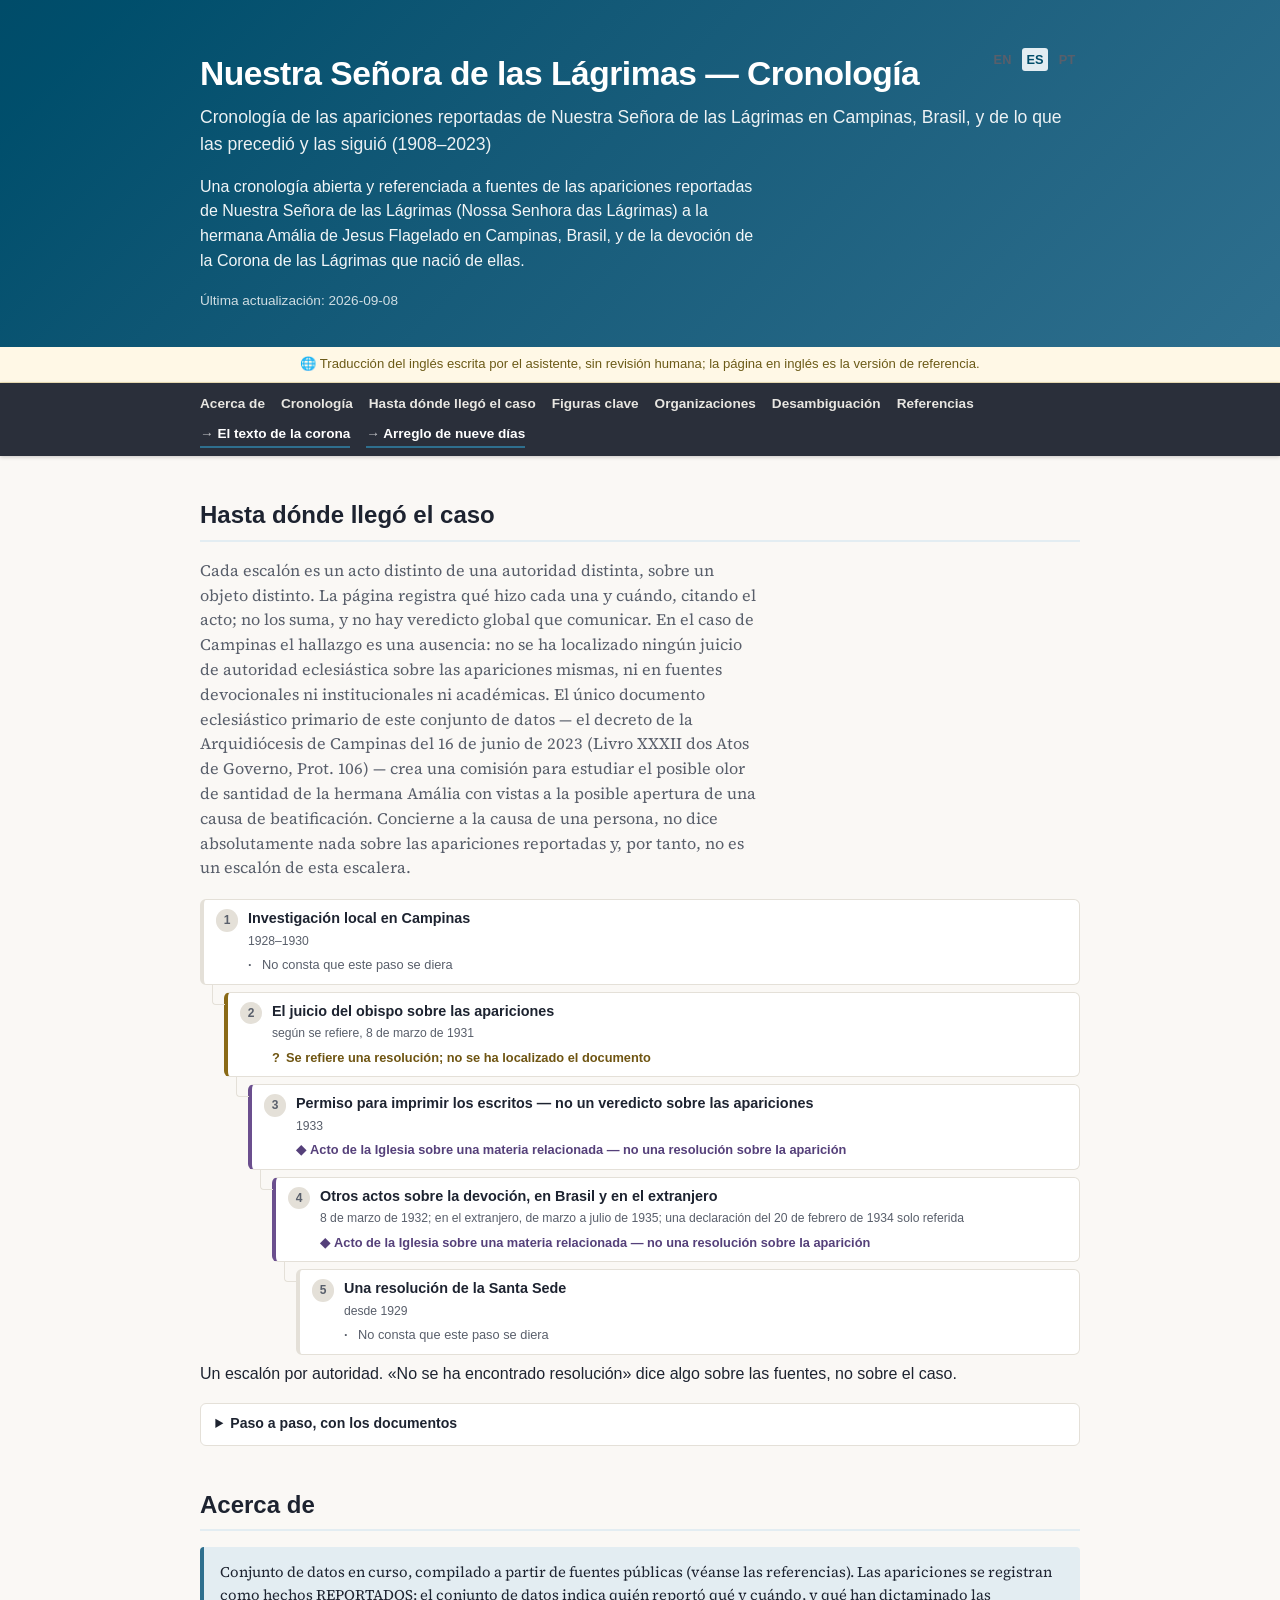
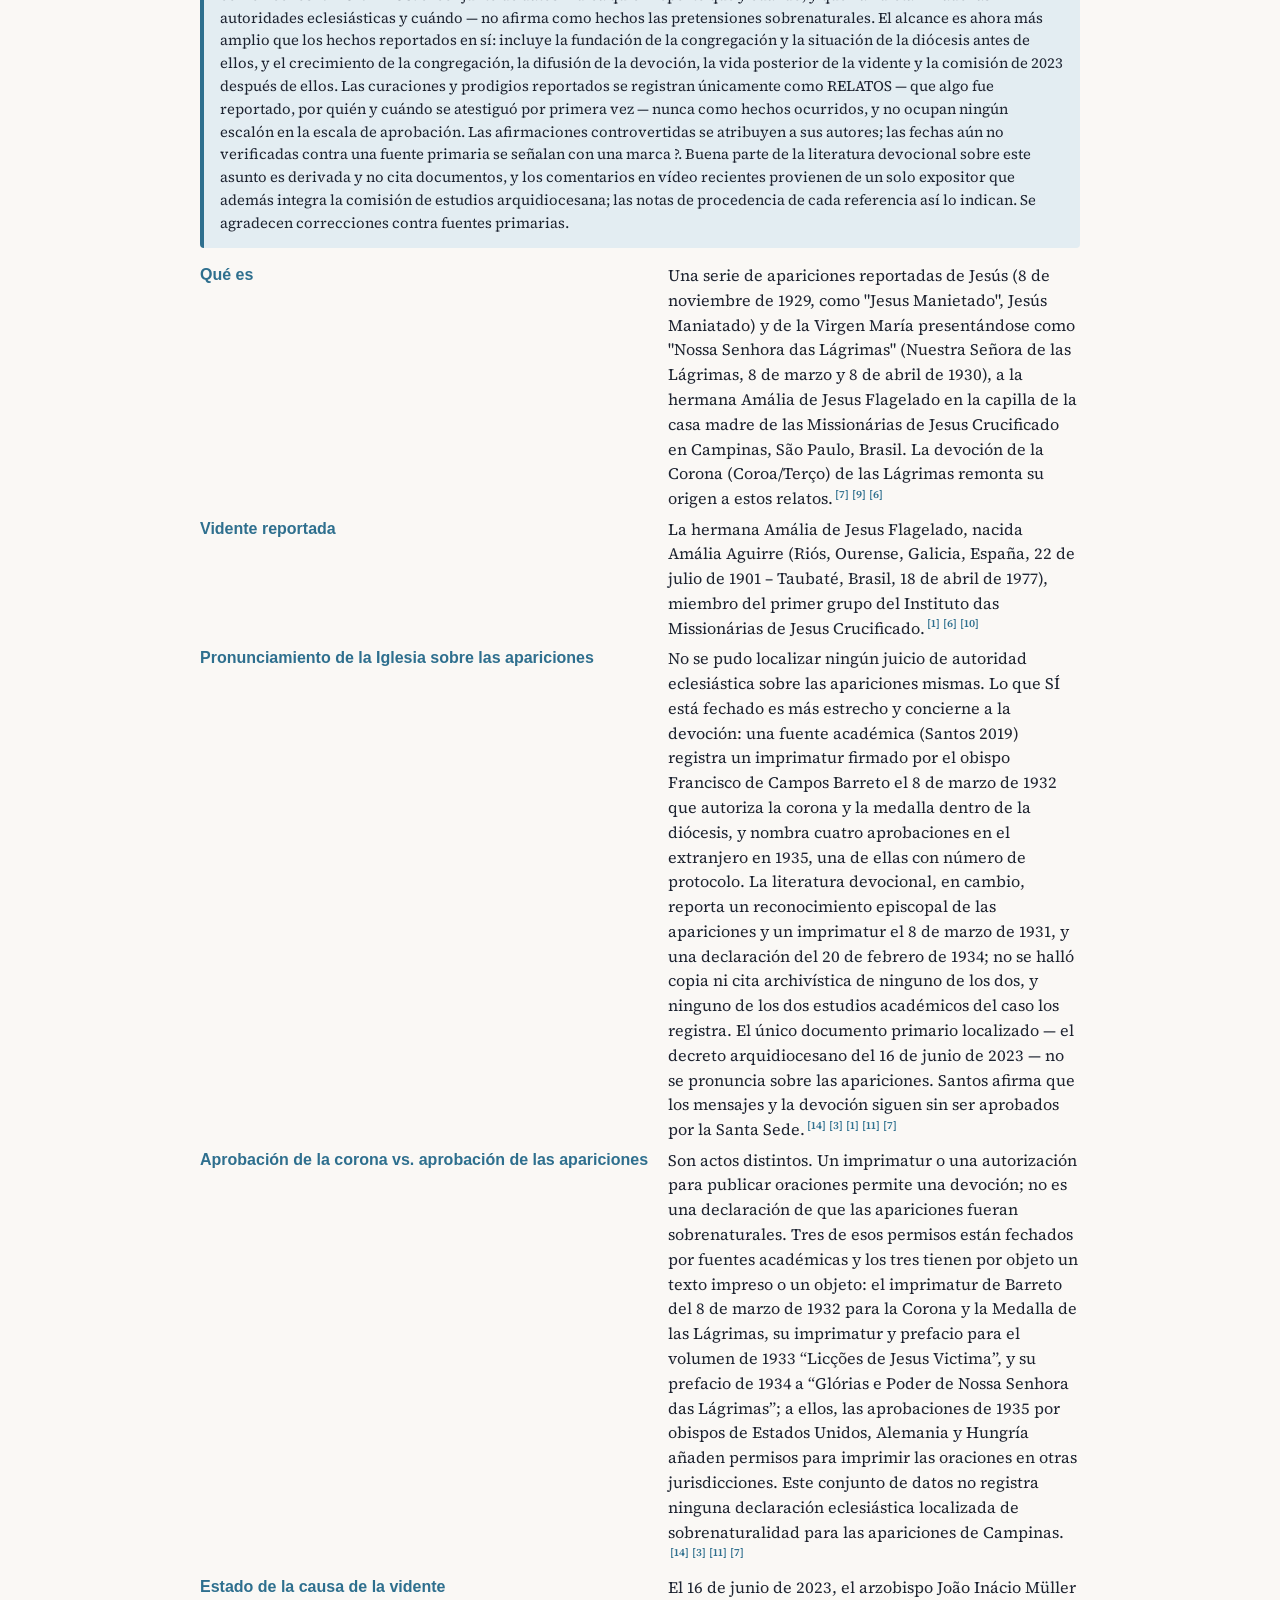
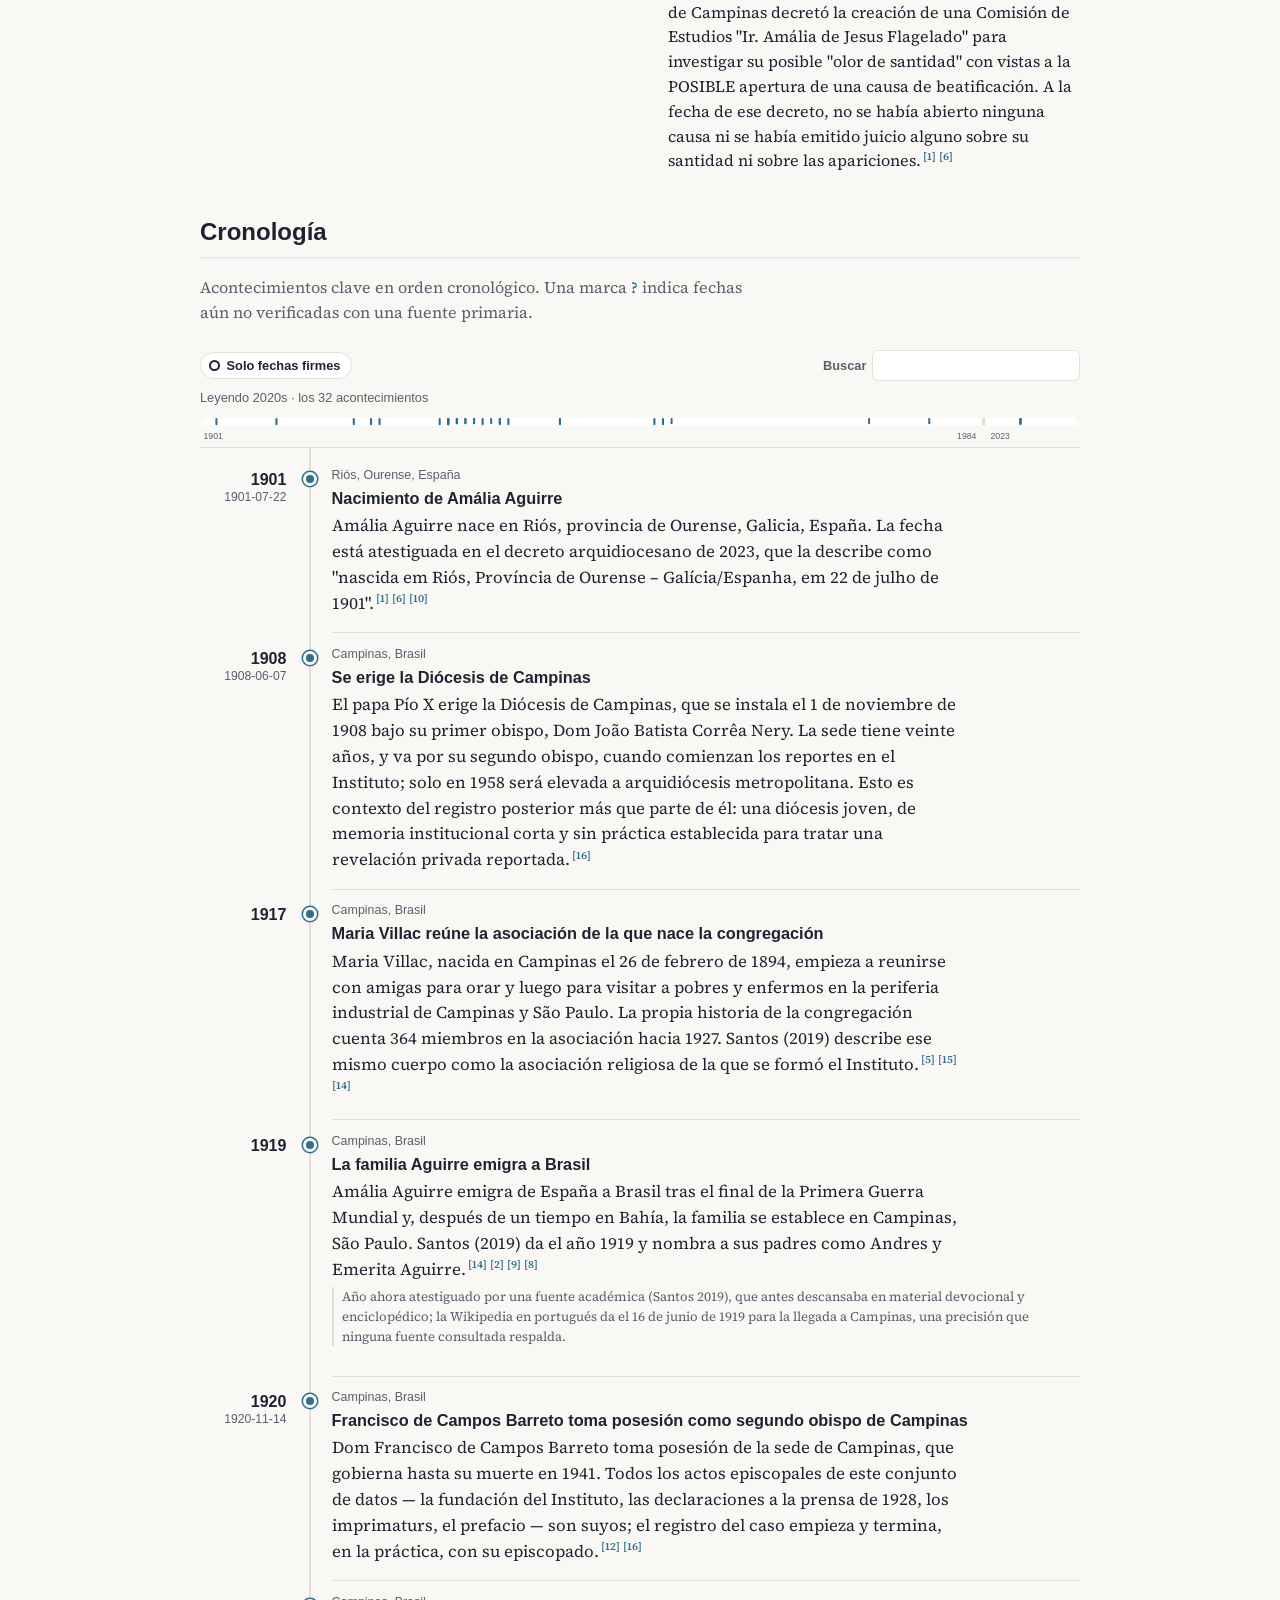
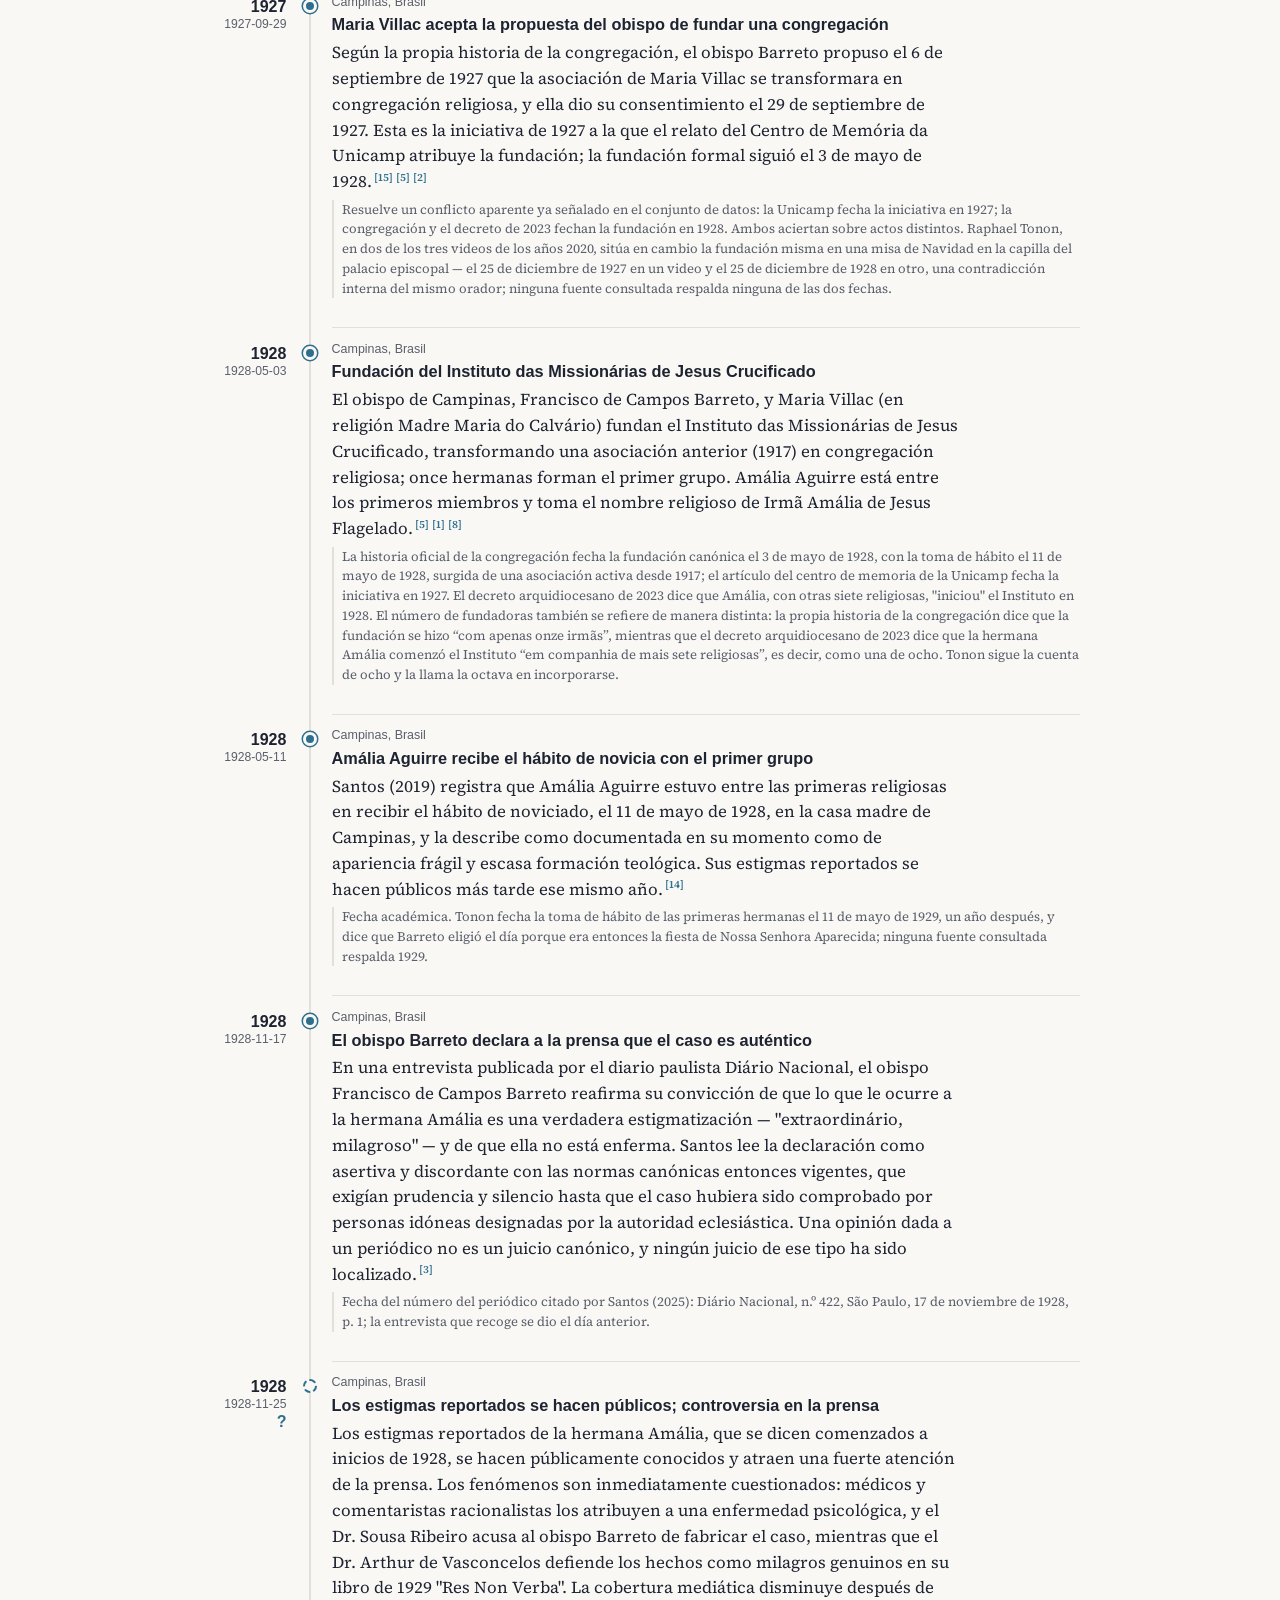
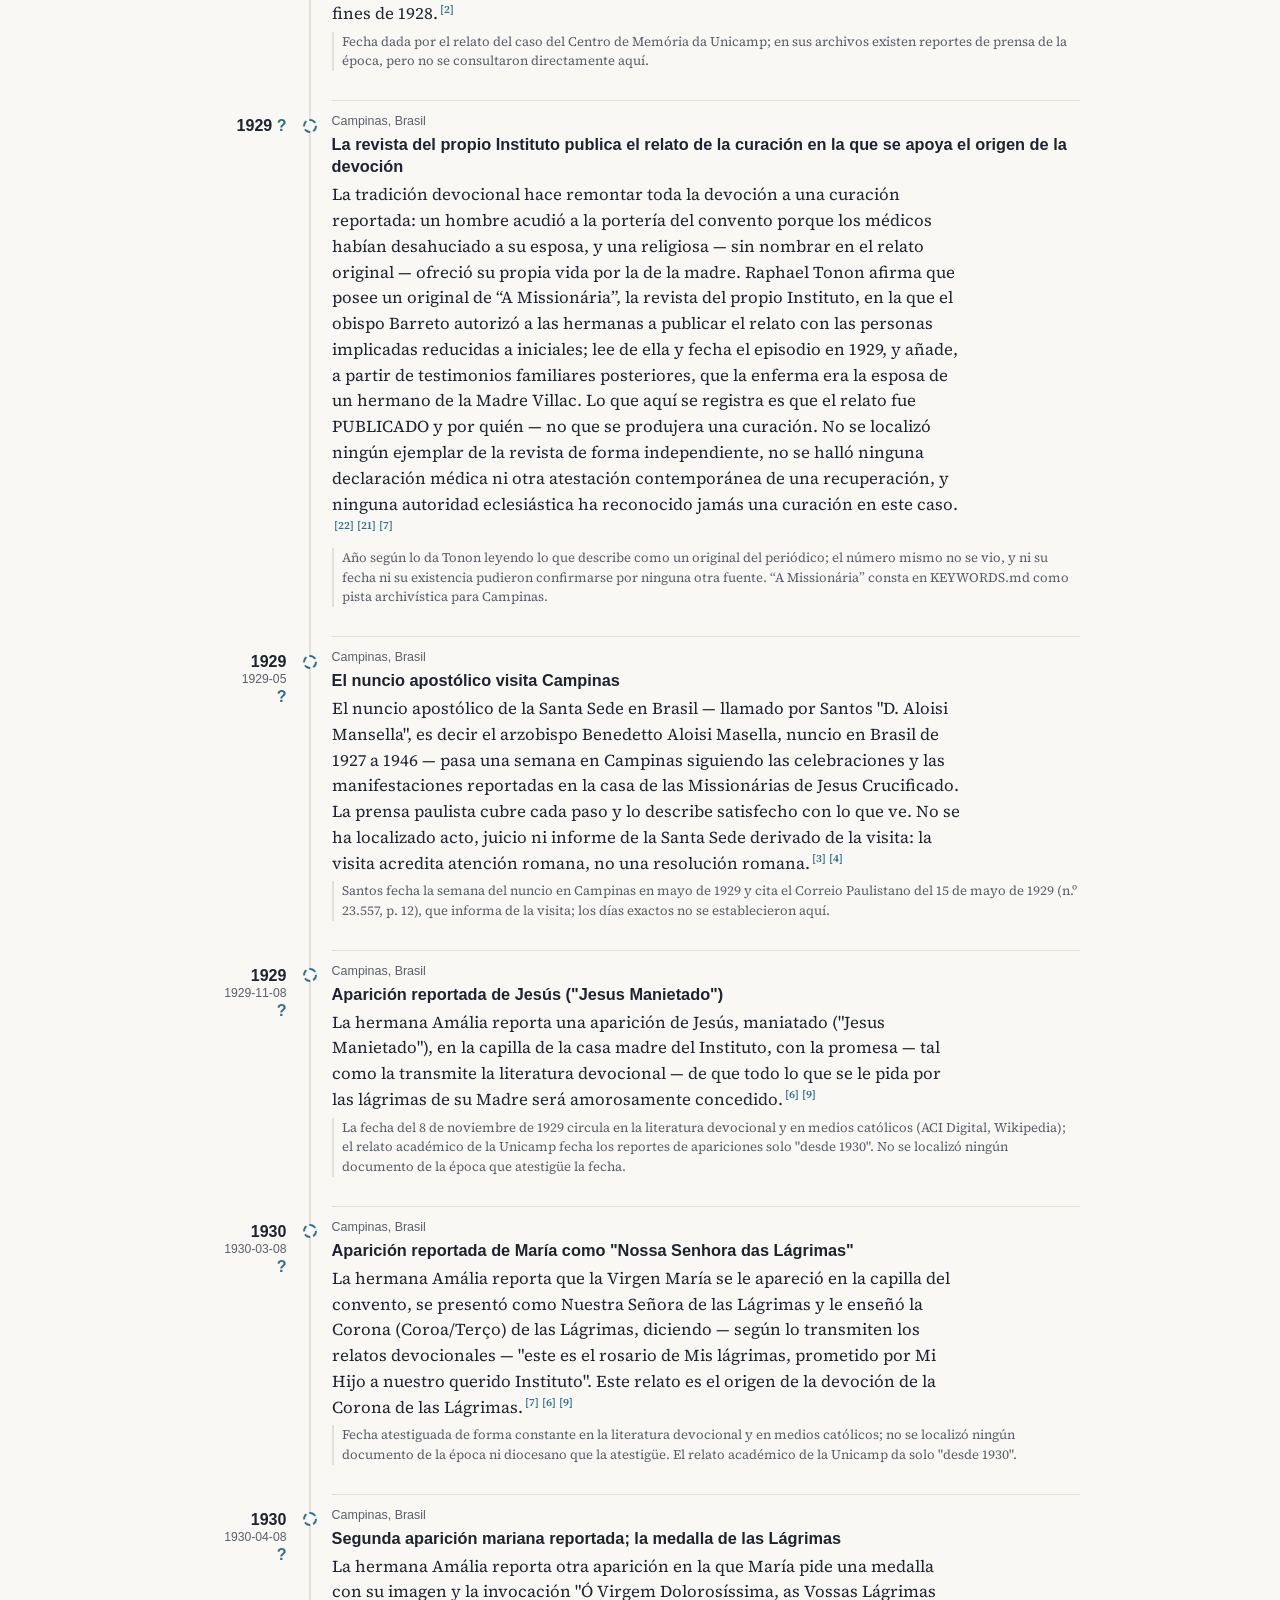
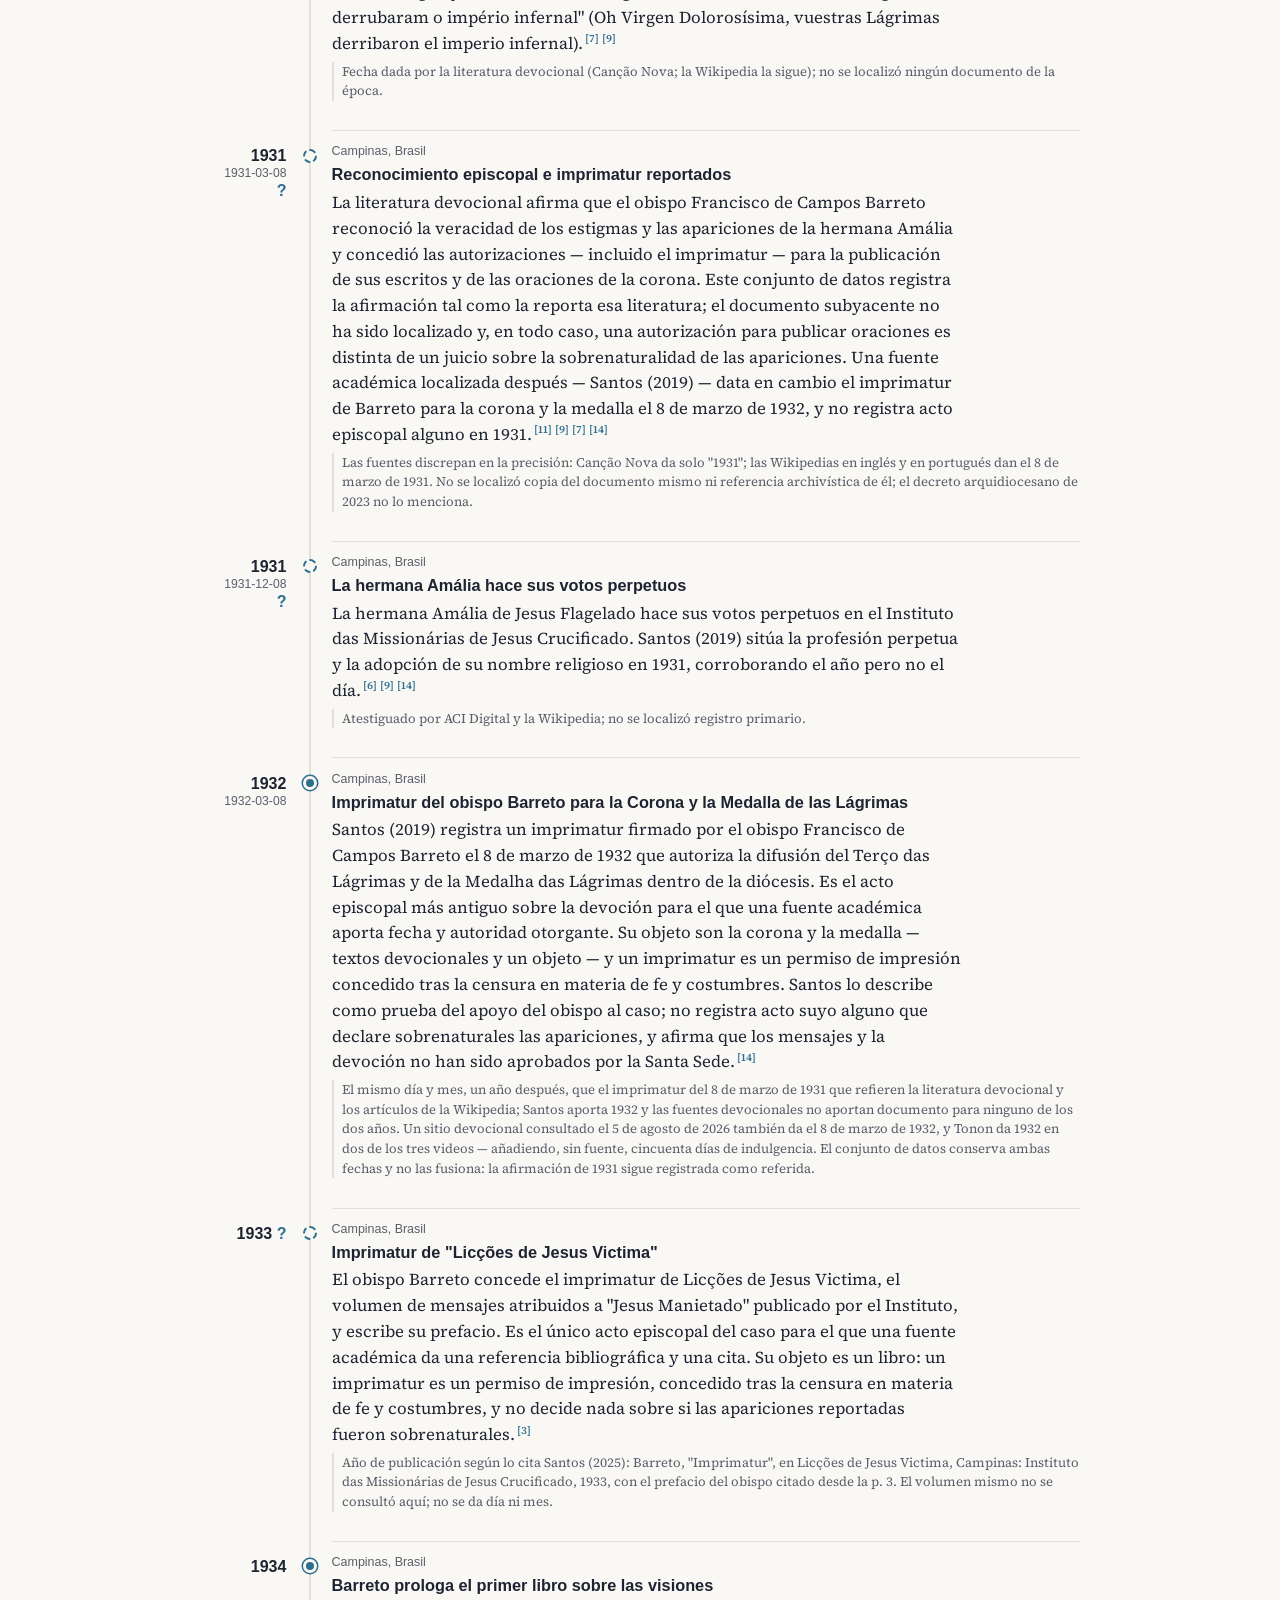
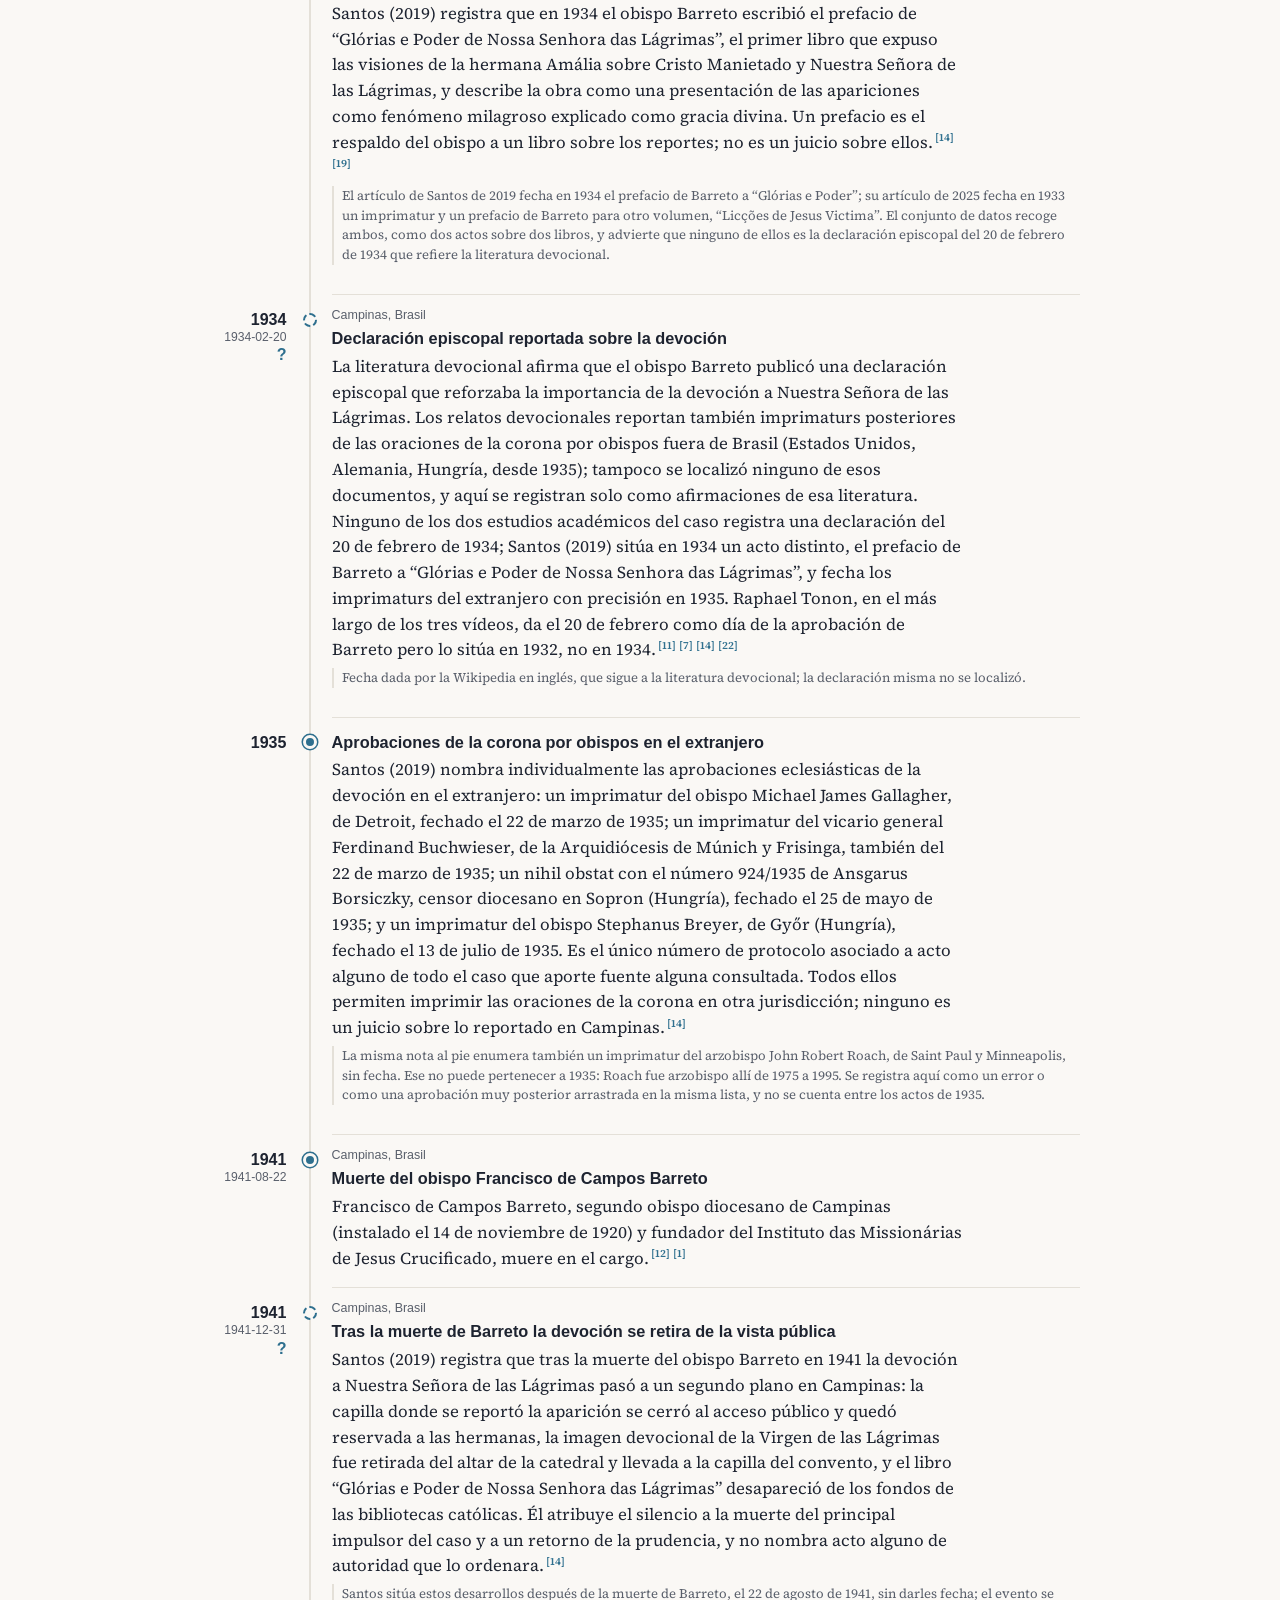
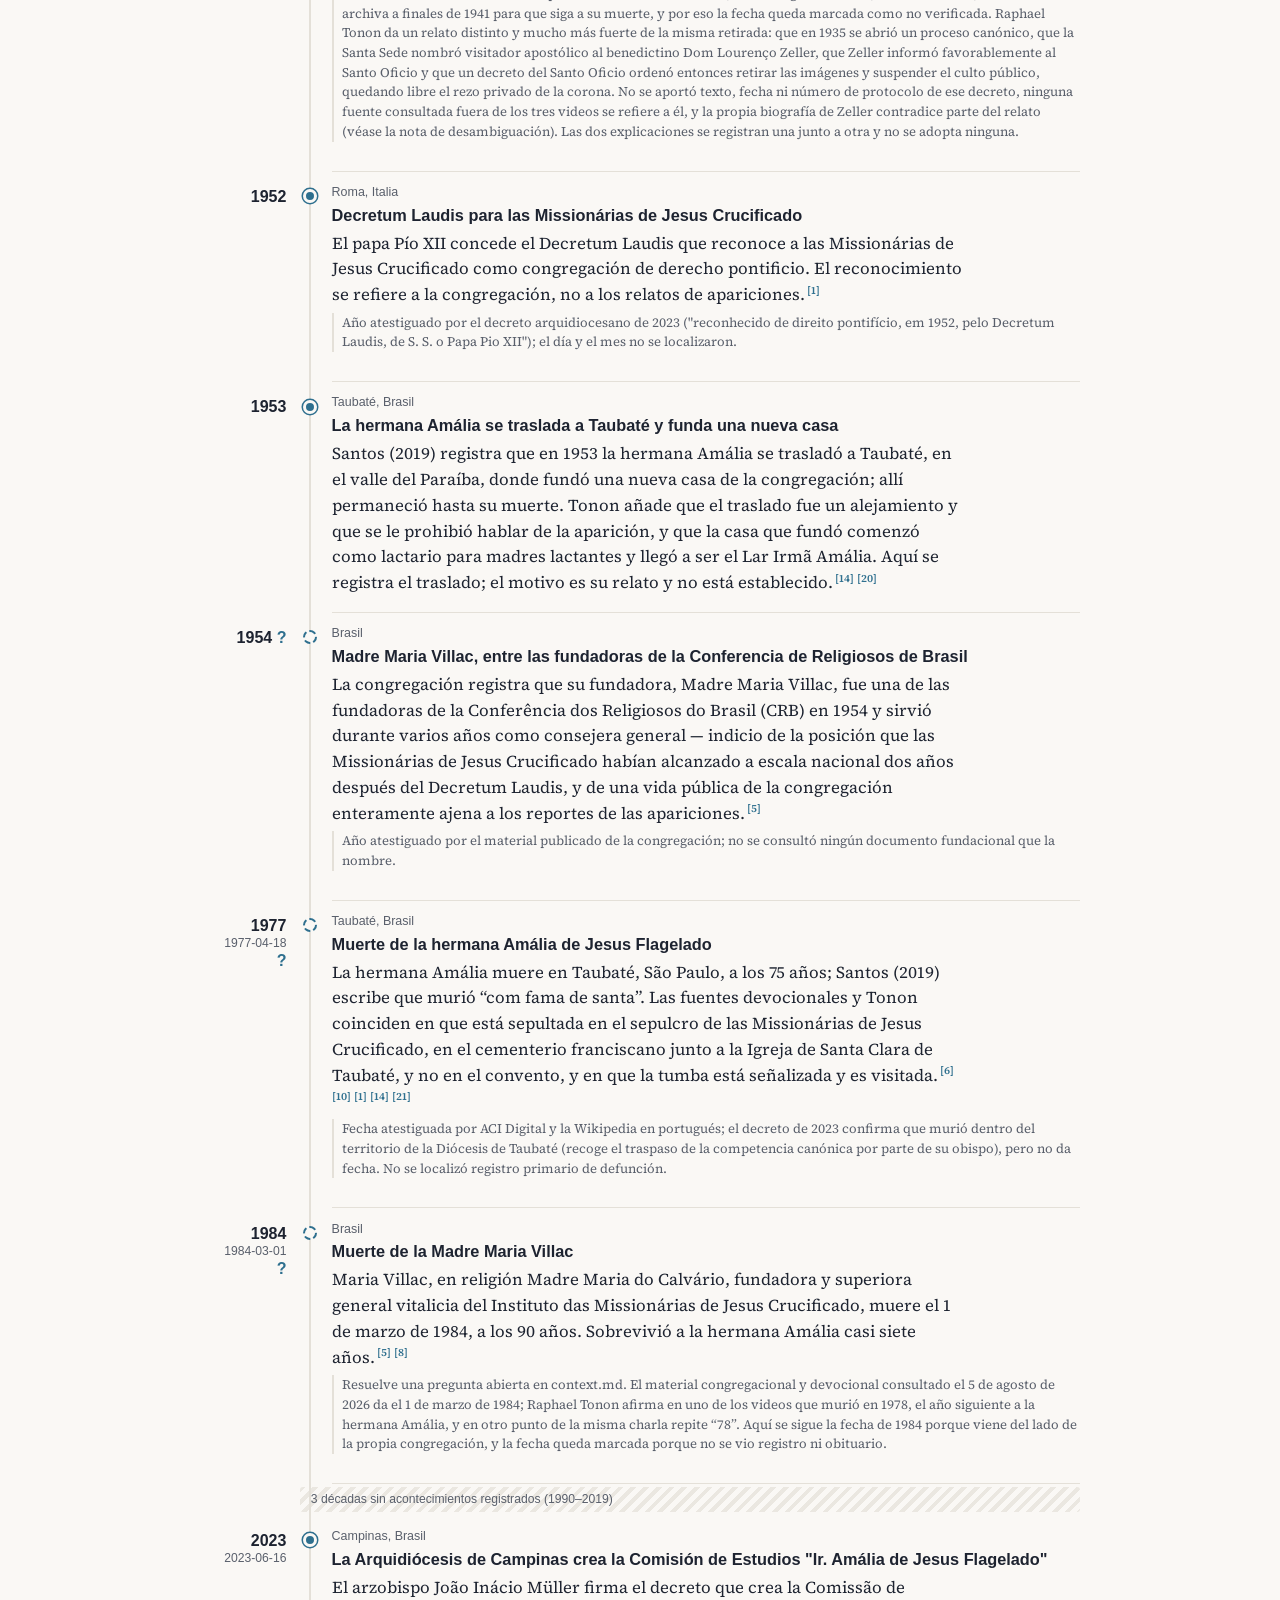
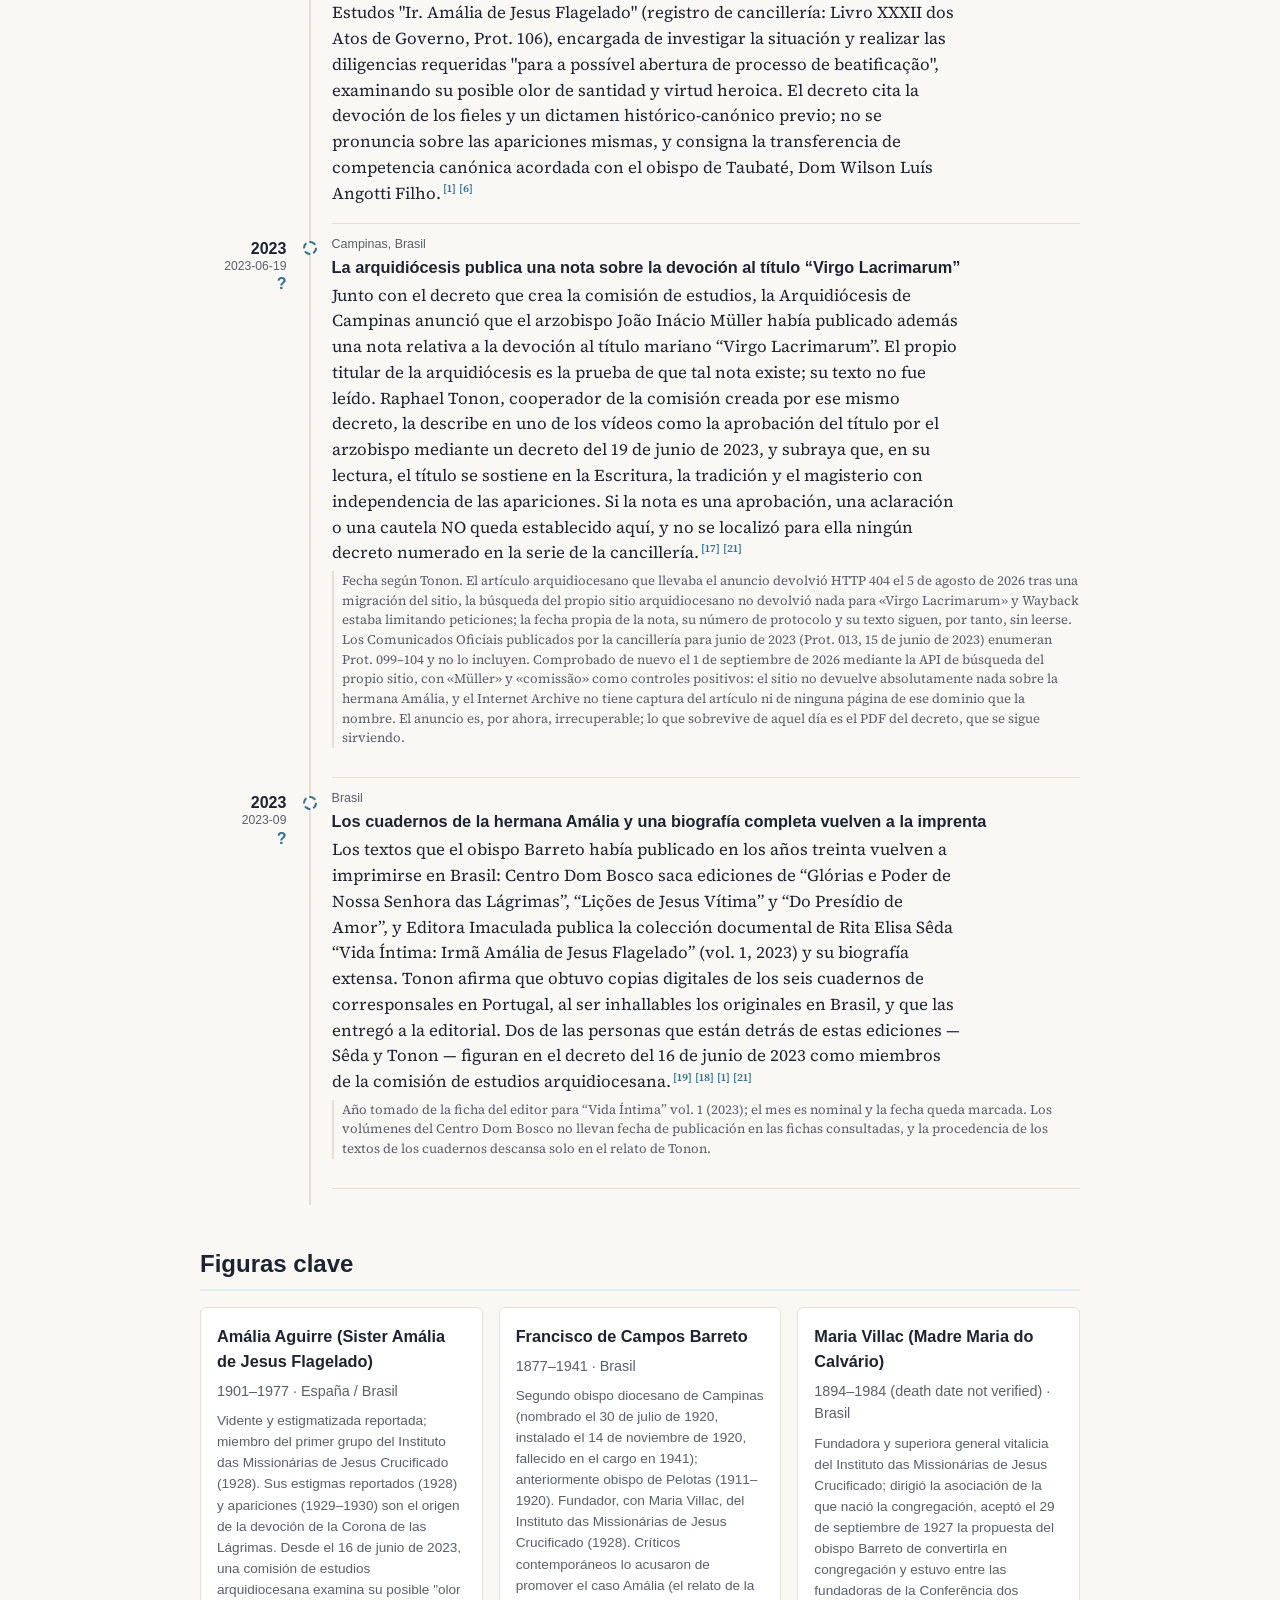
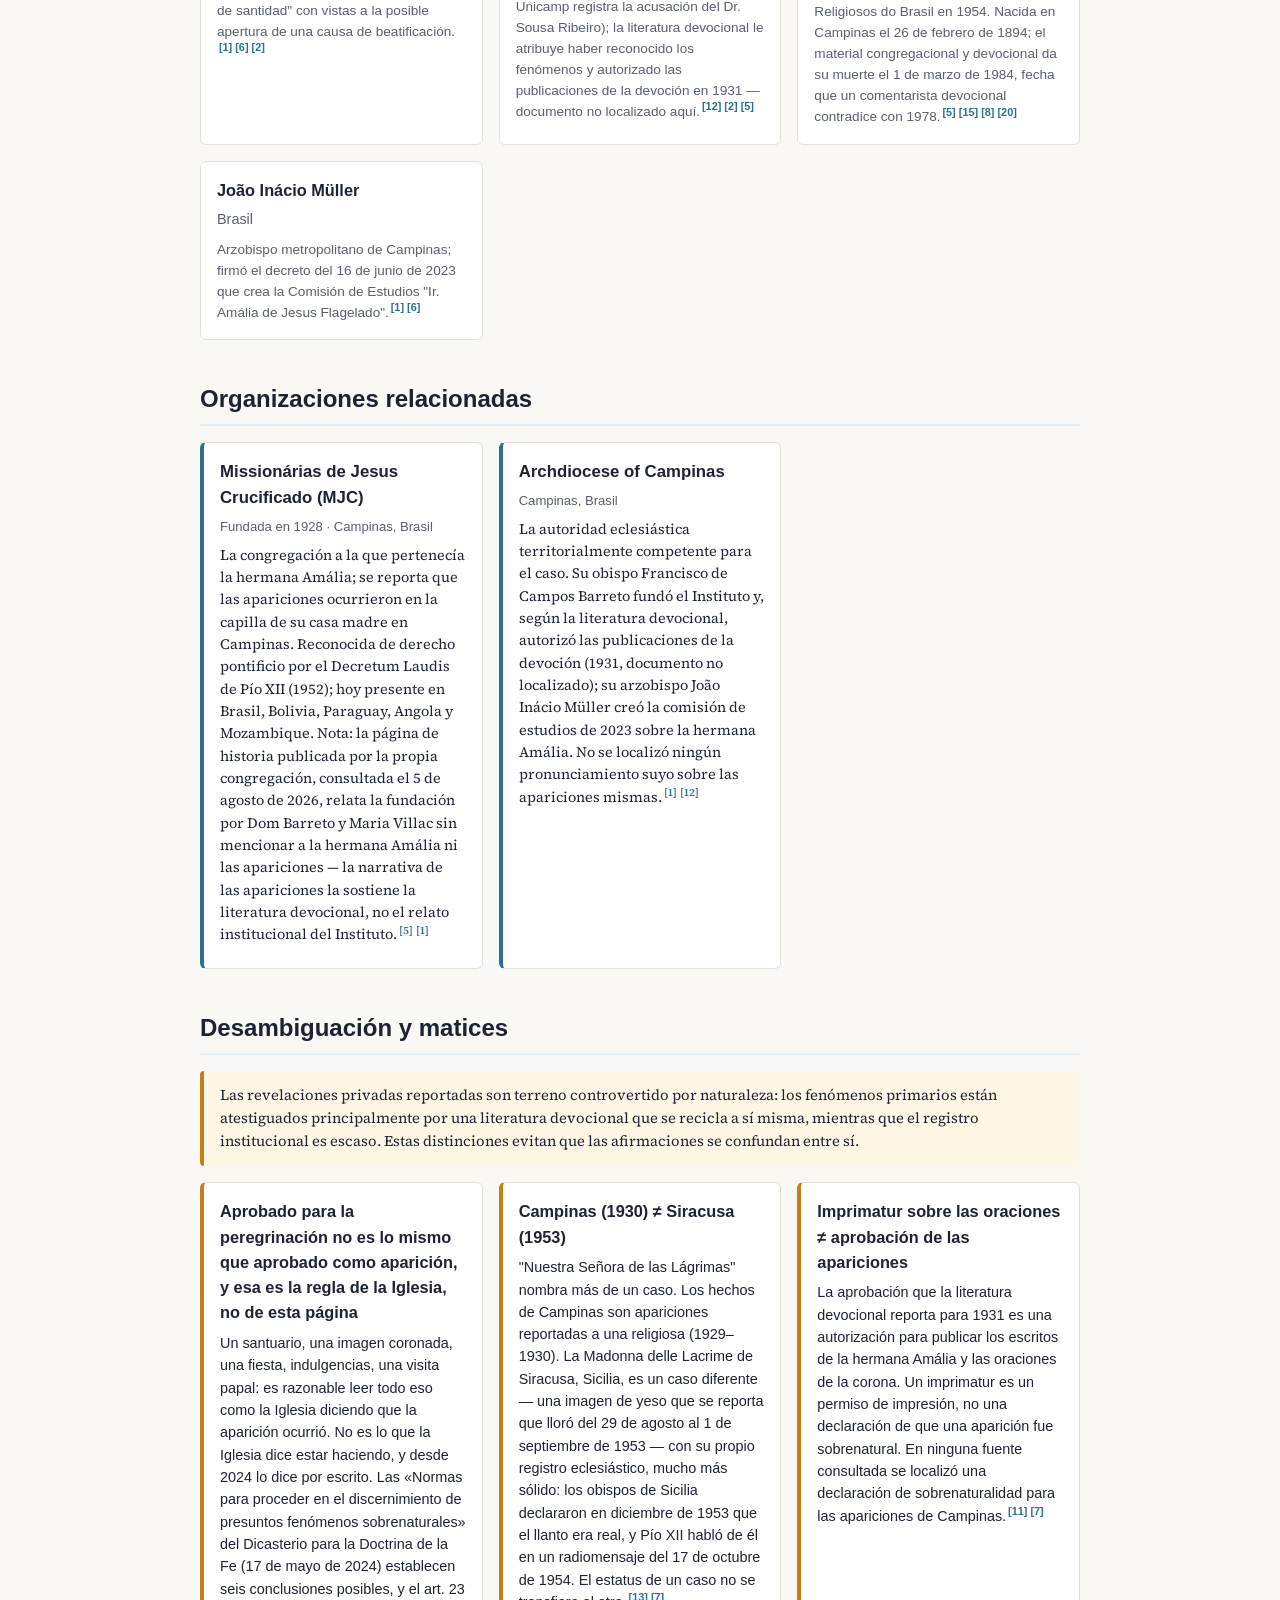
<file: docs/es/index.html>
<!DOCTYPE html>
<html lang="es">
<head>
  <meta charset="utf-8">
  <meta name="viewport" content="width=device-width, initial-scale=1">
  <title>Nuestra Señora de las Lágrimas — Cronología</title>
  <meta name="description" content="Una cronología abierta y referenciada a fuentes de las apariciones reportadas de Nuestra Señora de las Lágrimas (Nossa Senhora das Lágrimas) a la hermana Amália de Jesus Flagelado en Campinas, Brasil, y de la devoción de la Corona de las Lágrimas que nació de ellas.">
  <!-- Google tag (gtag.js) -->
  <script async src="https://www.googletagmanager.com/gtag/js?id=G-R9LV1QZHVE"></script>
  <script>
    window.dataLayer = window.dataLayer || [];
    function gtag(){dataLayer.push(arguments);}
    gtag('js', new Date());
    gtag('config', 'G-R9LV1QZHVE');
  </script>
  <link rel="stylesheet" href="../styles.css">
  <script src="../river.js" defer></script>
  <script src="../cite.js" defer data-label="Referencia" data-all="Todas las referencias"></script>
  <link rel="canonical" href="https://cronologia.github.io/lagrimas/es/">
  <link rel="alternate" hreflang="en" href="https://cronologia.github.io/lagrimas/en/">
  <link rel="alternate" hreflang="es" href="https://cronologia.github.io/lagrimas/es/">
  <link rel="alternate" hreflang="pt" href="https://cronologia.github.io/lagrimas/pt/">
  <link rel="alternate" hreflang="x-default" href="https://cronologia.github.io/lagrimas/">
  <meta property="og:type" content="website">
  <meta property="og:site_name" content="Nuestra Señora de las Lágrimas — Cronología">
  <meta property="og:locale" content="es_ES">
  <meta property="og:title" content="Nuestra Señora de las Lágrimas — Cronología">
  <meta property="og:description" content="Una cronología abierta y referenciada a fuentes de las apariciones reportadas de Nuestra Señora de las Lágrimas (Nossa Senhora das Lágrimas) a la hermana Amália de Jesus Flagelado en Campinas, Brasil, y de la devoción de la Corona de las Lágrimas que nació de ellas.">
  <meta property="og:url" content="https://cronologia.github.io/lagrimas/es/">
  <meta name="twitter:card" content="summary">
  <meta name="twitter:title" content="Nuestra Señora de las Lágrimas — Cronología">
  <meta name="twitter:description" content="Una cronología abierta y referenciada a fuentes de las apariciones reportadas de Nuestra Señora de las Lágrimas (Nossa Senhora das Lágrimas) a la hermana Amália de Jesus Flagelado en Campinas, Brasil, y de la devoción de la Corona de las Lágrimas que nació de ellas.">
  <script type="application/ld+json">
  {
    "@context": "https://schema.org",
    "@type": "WebSite",
    "name": "Nuestra Señora de las Lágrimas — Cronología",
    "description": "Una cronología abierta y referenciada a fuentes de las apariciones reportadas de Nuestra Señora de las Lágrimas (Nossa Senhora das Lágrimas) a la hermana Amália de Jesus Flagelado en Campinas, Brasil, y de la devoción de la Corona de las Lágrimas que nació de ellas.",
    "url": "https://cronologia.github.io/lagrimas/es/",
    "inLanguage": "es"
  }
  </script>
</head>
<body>
  <header class="site-header">
    <div class="wrap">
      <nav class="lang-switch" aria-label="Idioma"><a href="../en/" hreflang="en">EN</a><span class="lang-current" aria-current="true">ES</span><a href="../pt/" hreflang="pt">PT</a></nav>
      <h1>Nuestra Señora de las Lágrimas — Cronología</h1>
      <p class="subtitle">Cronología de las apariciones reportadas de Nuestra Señora de las Lágrimas en Campinas, Brasil, y de lo que las precedió y las siguió (1908–2023)</p>
      <p class="lead">Una cronología abierta y referenciada a fuentes de las apariciones reportadas de Nuestra Señora de las Lágrimas (Nossa Senhora das Lágrimas) a la hermana Amália de Jesus Flagelado en Campinas, Brasil, y de la devoción de la Corona de las Lágrimas que nació de ellas.</p>
      <p class="updated">Última actualización: 2026-09-08</p>
    </div>
  </header>
  <div class="i18n-disclaimer" role="note">🌐 Traducción del inglés escrita por el asistente, sin revisión humana; la página en inglés es la versión de referencia.</div>

  <nav class="site-nav">
    <div class="wrap">
      <a href="#about">Acerca de</a>
      <a href="#chronology">Cronología</a>
      <a href="#approval-ladder">Hasta dónde llegó el caso</a>
      <a href="#figures">Figuras clave</a>
      <a href="#organizations">Organizaciones</a>
      <a href="#disambiguation">Desambiguación</a>
      <a href="#references">Referencias</a>
      <a class="nav-page" href="chaplet/">El texto de la corona</a>
      <a class="nav-page" href="novena/">Arreglo de nueve días</a>
    </div>
  </nav>

  <main class="wrap">
    <section id="approval-ladder" class="viz">
      <h2>Hasta dónde llegó el caso</h2>
      <p class="section-intro">Cada escalón es un acto distinto de una autoridad distinta, sobre un objeto distinto. La página registra qué hizo cada una y cuándo, citando el acto; no los suma, y no hay veredicto global que comunicar. En el caso de Campinas el hallazgo es una ausencia: no se ha localizado ningún juicio de autoridad eclesiástica sobre las apariciones mismas, ni en fuentes devocionales ni institucionales ni académicas. El único documento eclesiástico primario de este conjunto de datos — el decreto de la Arquidiócesis de Campinas del 16 de junio de 2023 (Livro XXXII dos Atos de Governo, Prot. 106) — crea una comisión para estudiar el posible olor de santidad de la hermana Amália con vistas a la posible apertura de una causa de beatificación. Concierne a la causa de una persona, no dice absolutamente nada sobre las apariciones reportadas y, por tanto, no es un escalón de esta escalera.</p>
      <figure class="approval-ladder">
        <div class="viz-scroll">
        <ol class="al-cascade">
          <li class="al-node al-not-found" style="--al-step:0">
            <a href="#al-rung-1" class="al-node-link">
              <span class="al-num" aria-hidden="true">1</span>
              <span class="al-node-body">
                <span class="al-node-label">Investigación local en Campinas</span><span class="al-when">1928–1930</span>
                <span class="al-node-status"><span class="al-glyph" aria-hidden="true">·</span>No consta que este paso se diera</span>
              </span>
            </a>
          </li>
          <li class="al-node al-reported-undocumented" style="--al-step:1">
            <a href="#al-rung-2" class="al-node-link">
              <span class="al-num" aria-hidden="true">2</span>
              <span class="al-node-body">
                <span class="al-node-label">El juicio del obispo sobre las apariciones</span><span class="al-when">según se refiere, 8 de marzo de 1931</span>
                <span class="al-node-status"><span class="al-glyph" aria-hidden="true">?</span>Se refiere una resolución; no se ha localizado el documento</span>
              </span>
            </a>
          </li>
          <li class="al-node al-adjacent" style="--al-step:2">
            <a href="#al-rung-3" class="al-node-link">
              <span class="al-num" aria-hidden="true">3</span>
              <span class="al-node-body">
                <span class="al-node-label">Permiso para imprimir los escritos — no un veredicto sobre las apariciones</span><span class="al-when">1933</span>
                <span class="al-node-status"><span class="al-glyph" aria-hidden="true">◆</span>Acto de la Iglesia sobre una materia relacionada — no una resolución sobre la aparición</span>
              </span>
            </a>
          </li>
          <li class="al-node al-adjacent" style="--al-step:3">
            <a href="#al-rung-4" class="al-node-link">
              <span class="al-num" aria-hidden="true">4</span>
              <span class="al-node-body">
                <span class="al-node-label">Otros actos sobre la devoción, en Brasil y en el extranjero</span><span class="al-when">8 de marzo de 1932; en el extranjero, de marzo a julio de 1935; una declaración del 20 de febrero de 1934 solo referida</span>
                <span class="al-node-status"><span class="al-glyph" aria-hidden="true">◆</span>Acto de la Iglesia sobre una materia relacionada — no una resolución sobre la aparición</span>
              </span>
            </a>
          </li>
          <li class="al-node al-not-found" style="--al-step:4">
            <a href="#al-rung-5" class="al-node-link">
              <span class="al-num" aria-hidden="true">5</span>
              <span class="al-node-body">
                <span class="al-node-label">Una resolución de la Santa Sede</span><span class="al-when">desde 1929</span>
                <span class="al-node-status"><span class="al-glyph" aria-hidden="true">·</span>No consta que este paso se diera</span>
              </span>
            </a>
          </li>
        </ol>
        </div>
        <figcaption>Un escalón por autoridad. «No se ha encontrado resolución» dice algo sobre las fuentes, no sobre el caso.</figcaption>
      </figure>
      <details class="al-details">
        <summary>Paso a paso, con los documentos</summary>
        <div class="al-tablist" hidden aria-label="Hasta dónde llegó el caso">
            <button type="button" class="al-tab" data-al-panel="al-rung-1"><span class="al-glyph" aria-hidden="true">·</span>Investigación local en Campinas</button>
            <button type="button" class="al-tab" data-al-panel="al-rung-2"><span class="al-glyph" aria-hidden="true">?</span>El juicio del obispo sobre las apariciones</button>
            <button type="button" class="al-tab" data-al-panel="al-rung-3"><span class="al-glyph" aria-hidden="true">◆</span>Permiso para imprimir los escritos — no un veredicto sobre las apariciones</button>
            <button type="button" class="al-tab" data-al-panel="al-rung-4"><span class="al-glyph" aria-hidden="true">◆</span>Otros actos sobre la devoción, en Brasil y en el extranjero</button>
            <button type="button" class="al-tab" data-al-panel="al-rung-5"><span class="al-glyph" aria-hidden="true">·</span>Una resolución de la Santa Sede</button>
        </div>
        <div class="al-panels">
          <section id="al-rung-1" class="al-panel al-not-found">
            <h3 class="al-panel-title">Investigación local en Campinas <span class="al-when">1928–1930</span></h3>
            <p class="al-status"><span class="al-glyph" aria-hidden="true">·</span>No consta que este paso se diera</p>
<p class="al-who">Diócesis de Campinas bajo el obispo Francisco de Campos Barreto</p><p class="al-outcome">El Código de Derecho Canónico de 1917 preveía un tribunal diocesano para examinar los milagros reportados y exigía prudencia, silencio y comprobación por personas idóneas designadas por la autoridad eclesiástica antes de que nada se divulgara. El obispo sí impuso el silencio — cerró el acceso a la hermana Amália y despidió a los periodistas —, pero en ninguna fuente consultada aparece una comisión, un tribunal ni un investigador canónicamente constituido. Las indagaciones que los periódicos llamaban &quot;inquéritos&quot; las llevaron a cabo la prensa, médicos y clérigos de varias confesiones, no la diócesis. Santos lee la conducta del propio Barreto como el reverso del camino canónico: en lugar de notificar a Roma y guardar silencio, se convirtió en promotor público de los hechos.</p><p class="al-nodoc">Se consultaron: los considerandos del decreto arquidiocesano de 2023, el sitio web de la Arquidiócesis de Campinas, la historia publicada por la propia congregación (que, consultada el 5 de agosto de 2026, no menciona en absoluto a la hermana Amália ni las apariciones), el relato del caso del Centro de Memória da Unicamp y el estudio de Santos de 2025, que trabaja sobre la prensa paulista de la época. Ninguno nombra un órgano diocesano encargado de juzgar los fenómenos. Un registro así estaría, de existir, en los actos de gobierno conservados en el archivo arquidiocesano de Campinas (Cúria Metropolitana), que no se consultó para este conjunto de datos.</p>            <p class="al-cites"><sup class="cite"><a href="#ref-3" title="Reference 3">[3]</a> <a href="#ref-2" title="Reference 2">[2]</a> <a href="#ref-5" title="Reference 5">[5]</a></sup></p>
          </section>
          <section id="al-rung-2" class="al-panel al-reported-undocumented">
            <h3 class="al-panel-title">El juicio del obispo sobre las apariciones <span class="al-when">según se refiere, 8 de marzo de 1931</span></h3>
            <p class="al-status"><span class="al-glyph" aria-hidden="true">?</span>Se refiere una resolución; no se ha localizado el documento</p>
<p class="al-who">Dom Francisco de Campos Barreto, obispo de Campinas 1920–1941</p><p class="al-outcome">La literatura devocional, seguida por los artículos de Wikipedia en portugués y en inglés, afirma que el 8 de marzo de 1931 Barreto reconoció la veracidad de los estigmas y las apariciones de la hermana Amália. Ninguna fuente consultada reproduce ese acto, lo cita ni ofrece una referencia archivística de él, y el decreto arquidiocesano de 2023 no lo menciona. Lo que sí está documentado es de otra naturaleza: en noviembre de 1928 Barreto declaró a la prensa de São Paulo que se trataba de una verdadera estigmatización y de algo &quot;milagroso&quot;. Una opinión dada a un periódico — que Santos considera desajustada respecto de las normas canónicas entonces vigentes — no es un juicio sobre una aparición. Desde que se redactó este escalón se ha localizado un segundo estudio del mismo historiador (Santos 2019). Este data el imprimatur de Barreto para la corona y la medalla el 8 de marzo de 1932 — el mismo día y mes que el acto reportado, un año después — y no registra absolutamente nada para el 8 de marzo de 1931. Tampoco describe acto alguno suyo que reconozca las apariciones, ni en esa fecha ni en ninguna otra.</p><p class="al-nodoc">No se localizó texto, número de protocolo ni referencia archivística de un acto del 8 de marzo de 1931 en ninguna fuente consultada, ya fuese devocional, institucional o académica; las fuentes que transmiten la afirmación no citan documento alguno y se repiten unas a otras. De existir, se hallaría entre los actos de gobierno de la entonces Diócesis de Campinas, en el archivo arquidiocesano de la Cúria Metropolitana de Campinas, que no fue consultado aquí. Esto sigue siendo cierto después de Santos (2019): él aporta una fecha para el acto sobre la DEVOCIÓN y ninguna para un acto sobre las APARICIONES, y no reproduce ninguno de los dos. Tres vídeos devocionales grabados en los años 2020 por Raphael Tonon reiteran una aprobación episcopal y añaden que en el Archivo Apostólico Vaticano se encontró el informe de un investigador nombrado por el Vaticano sobre el caso; no se dio para él número de protocolo, fecha ni texto, y aquí se trata como una pista para ese archivo y no como prueba. Se volvió a buscar el 6 de agosto de 2026, tomando como pista el nombre del obispo y no el de la aparición, y el resultado refuerza este peldaño en lugar de moverlo. La afirmación está por todas partes: sitios devocionales y ambas Wikipedias dan el 8 de marzo de 1931 y la fórmula «reconoció la veracidad de los estigmas y de las apariciones» casi palabra por palabra, que es la firma de un único texto de origen copiado y no de una atestación independiente. Se comprobaron directamente dos fuentes que llevarían el documento si alguna lo llevara: el apostolado brasileño de la devoción, en su propia página dedicada a Dom Barreto, lo presenta como el padre fundador del Instituto y no dice absolutamente nada de una aprobación de las apariciones; y la historia de los Missionários das Lágrimas le atribuye un testimonio sobre las gracias obtenidas mediante la Corona —los frutos de la devoción— y ningún acto sobre las apariciones. Ninguna de las dos omisiones prueba que el acto no existiera. Ambas significan que, tras tres rondas de búsqueda, los únicos actos de Barreto que alguien puede fechar, citar o reproducir son actos sobre la devoción y sus textos impresos. Nada de esto niega que el obispo creyera en el caso: el peldaño siguiente registra que lo dijo a la prensa en 1928, que dio el imprimatur para la corona y la medalla y que escribió él mismo el prefacio del volumen de 1933. Lo que falta es el documento, y el Livro dos Atos de Governo de la Cúria Metropolitana de Campinas es donde estaría.</p>            <p class="al-cites"><sup class="cite"><a href="#ref-14" title="Reference 14">[14]</a> <a href="#ref-11" title="Reference 11">[11]</a> <a href="#ref-9" title="Reference 9">[9]</a> <a href="#ref-7" title="Reference 7">[7]</a> <a href="#ref-3" title="Reference 3">[3]</a> <a href="#ref-20" title="Reference 20">[20]</a> <a href="#ref-23" title="Reference 23">[23]</a> <a href="#ref-24" title="Reference 24">[24]</a></sup></p>
          </section>
          <section id="al-rung-3" class="al-panel al-adjacent">
            <h3 class="al-panel-title">Permiso para imprimir los escritos — no un veredicto sobre las apariciones <span class="al-when">1933</span></h3>
            <p class="al-status"><span class="al-glyph" aria-hidden="true">◆</span>Acto de la Iglesia sobre una materia relacionada — no una resolución sobre la aparición</p>
<p class="al-who">Dom Francisco de Campos Barreto</p><p class="al-outcome">Barreto concedió el imprimatur de Licções de Jesus Victima, el volumen de mensajes atribuidos a &quot;Jesus Manietado&quot; publicado por el Instituto en Campinas en 1933, y escribió su prefacio. Es el único acto episcopal del caso para el que una fuente académica aporta una referencia bibliográfica y una cita. Su objeto es un libro. Un imprimatur es un permiso de impresión, concedido tras la censura en materia de fe y costumbres; no resuelve nada sobre si las apariciones reportadas fueron sobrenaturales, y por eso figura aquí como un acto sobre una materia relacionada y no como un veredicto sobre el escalón anterior.</p>            <p class="al-cites"><sup class="cite"><a href="#ref-3" title="Reference 3">[3]</a></sup></p>
          </section>
          <section id="al-rung-4" class="al-panel al-adjacent">
            <h3 class="al-panel-title">Otros actos sobre la devoción, en Brasil y en el extranjero <span class="al-when">8 de marzo de 1932; en el extranjero, de marzo a julio de 1935; una declaración del 20 de febrero de 1934 solo referida</span></h3>
            <p class="al-status"><span class="al-glyph" aria-hidden="true">◆</span>Acto de la Iglesia sobre una materia relacionada — no una resolución sobre la aparición</p>
<p class="al-who">El obispo Barreto; obispos no identificados de Estados Unidos, Alemania y Hungría</p><p class="al-outcome">La literatura devocional reporta además un imprimatur del 8 de marzo de 1931 sobre las oraciones de la corona, una declaración episcopal del 20 de febrero de 1934 en la que Barreto habría reforzado la importancia de la devoción a Nuestra Señora de las Lágrimas, y otros imprimaturs de la corona concedidos por obispos en el extranjero desde 1935. Todos ellos conciernen a la devoción y a sus textos impresos, no a las apariciones, de modo que aunque mañana se produjeran todos, dejarían sin respuesta el escalón anterior. Santos (2019) data y atribuye ahora varios de ellos: da el 8 de marzo de 1932, no 1931, para el imprimatur brasileño sobre la corona y la medalla, y nombra individualmente las aprobaciones del extranjero — Detroit bajo el obispo Michael James Gallagher y Múnich-Frisinga bajo el vicario general Ferdinand Buchwieser, ambas del 22 de marzo de 1935; un nihil obstat con el número 924/1935 del censor diocesano de Sopron, del 25 de mayo de 1935; y Győr bajo el obispo Stephanus Breyer, del 13 de julio de 1935. No registra ningún acto del 20 de febrero de 1934.</p><p class="al-nodoc">Ninguno de estos textos ha sido presentado por fuente alguna consultada. Lo que cambió con Santos (2019) es que ya no son meras afirmaciones: una nota académica aporta fechas, autoridades otorgantes, sedes y — para Sopron — el único número de protocolo que fuente alguna asigna a acto alguno de este caso. Los actos en sí siguen sin verse, de modo que lo que aquí se registra es un acto atestiguado y no un acto reproducido; con todo, la evidencia que sostiene este escalón es sensiblemente más fuerte que la del escalón anterior, y la declaración referida del 20 de febrero de 1934 sigue sin respaldo alguno. El acto brasileño estaría en el archivo arquidiocesano de la Cúria Metropolitana de Campinas, cuyo Livro do Tombo un investigador devocional afirma haber consultado; los extranjeros, en las cancillerías de Detroit, Múnich y Frisinga, Sopron y Győr.</p>            <p class="al-cites"><sup class="cite"><a href="#ref-14" title="Reference 14">[14]</a> <a href="#ref-11" title="Reference 11">[11]</a> <a href="#ref-7" title="Reference 7">[7]</a></sup></p>
          </section>
          <section id="al-rung-5" class="al-panel al-not-found">
            <h3 class="al-panel-title">Una resolución de la Santa Sede <span class="al-when">desde 1929</span></h3>
            <p class="al-status"><span class="al-glyph" aria-hidden="true">·</span>No consta que este paso se diera</p>
<p class="al-who">Curia romana; nunciatura apostólica en Brasil</p><p class="al-outcome">Roma no estuvo ausente del caso. En mayo de 1929 el nuncio apostólico en Brasil, Benedetto Aloisi Masella, pasó una semana en Campinas siguiendo las celebraciones y las manifestaciones reportadas en el Instituto, con la prensa de São Paulo cubriendo cada paso y describiéndolo como complacido con lo que veía. Pero una visita no es un acto: no se ha localizado decreto, rescripto, respuesta ni informe de la Santa Sede o de dicasterio romano alguno sobre las apariciones de Campinas, y ninguna fuente consultada se refiere a uno. Santos (2019) afirma llanamente que los mensajes y la devoción no han sido aprobados por la Santa Sede. Frente a ello, los tres vídeos devocionales incorporados a este conjunto de datos sí afirman una actuación romana: que Pío XI nombró un investigador, que en 1935 se abrió un proceso canónico con el benedictino Dom Lourenço Zeller como visitador apostólico, que Zeller informó favorablemente y que un decreto del Santo Oficio ordenó entonces retirar las imágenes y suspender el culto público. Eso es la afirmación de un acto romano restrictivo, no favorable, e indocumentado en todos sus extremos.</p><p class="al-nodoc">Este escalón dice &quot;no se halló resolución&quot;, no &quot;el caso nunca llegó a Roma&quot;, y la distinción es lo esencial. Consignarlo como &quot;no llegó&quot; exigiría prueba positiva de que el caso nunca fue remitido, y no la hay: la visita del nuncio en 1929 muestra atención romana, mientras que la afirmación de que Barreto omitió la notificación esperada a la Santa Sede se apoya en la crítica de un sacerdote contemporáneo en la prensa y en la lectura que de ella hace Santos, no en un documento. Se buscó en: todas las fuentes de este conjunto de datos, el sitio de la Arquidiócesis de Campinas, la cobertura de los medios católicos sobre la comisión de 2023 y búsquedas abiertas en la web de cualquier acto de la Santa Sede o de la Doctrina de la Fe sobre el caso de Campinas. No se consultaron las Acta Apostolicae Sedis de los años treinta ni los propios expedientes de la nunciatura, y cualquiera de ellos podría aún contener algo. Se ha añadido después una salvedad: tres vídeos devocionales ahora citados en este conjunto de datos SÍ se refieren a actos romanos — un nombramiento por Pío XI, una visita apostólica de 1935 y un decreto del Santo Oficio — sin fecha, número de protocolo ni texto para ninguno de ellos, y ninguna fuente institucional o académica consultada menciona ninguno de los tres. La persona nombrada es real y se comprueba en parte: Dom Lourenço Zeller OSB (Riedlingen 1873 – Belém 1945) fue un benedictino de origen alemán en Brasil, nombrado obispo titular de Dorilea por Pío XI el 7 de enero de 1939 y sepultado en el monasterio de Río de Janeiro. Lo que no está atestiguado es su papel en este caso — y los vídeos fechan mal su nombramiento episcopal en 1945 y lo llaman abad de Río, cosa que nunca fue. Siguen siendo pistas para el Archivo Apostólico Vaticano y para la curia de Campinas.</p>            <p class="al-cites"><sup class="cite"><a href="#ref-14" title="Reference 14">[14]</a> <a href="#ref-3" title="Reference 3">[3]</a> <a href="#ref-4" title="Reference 4">[4]</a> <a href="#ref-20" title="Reference 20">[20]</a> <a href="#ref-22" title="Reference 22">[22]</a></sup></p>
          </section>
        </div>
      </details>
      <script>(function () {
        var s = document.currentScript.closest('section');
        var det = s.querySelector('.al-details');
        var list = s.querySelector('.al-tablist');
        var tabs = [].slice.call(s.querySelectorAll('.al-tab'));
        var panels = [].slice.call(s.querySelectorAll('.al-panel'));
        if (!det || !tabs.length || tabs.length !== panels.length) return;
        list.hidden = false;
        list.setAttribute('role', 'tablist');
        function select(id, focus) {
          tabs.forEach(function (b, i) {
            var on = b.getAttribute('data-al-panel') === id;
            b.setAttribute('aria-selected', on ? 'true' : 'false');
            b.setAttribute('tabindex', on ? '0' : '-1');
            panels[i].hidden = !on;
            if (on && focus) b.focus();
          });
        }
        tabs.forEach(function (b, i) {
          b.setAttribute('role', 'tab');
          b.id = b.getAttribute('data-al-panel') + '-tab';
          panels[i].setAttribute('role', 'tabpanel');
          panels[i].setAttribute('aria-labelledby', b.id);
          panels[i].tabIndex = 0;
          b.addEventListener('click', function () { select(b.getAttribute('data-al-panel'), false); });
          b.addEventListener('keydown', function (e) {
            var d = e.key === 'ArrowRight' ? 1 : e.key === 'ArrowLeft' ? -1 : 0;
            if (!d) return;
            e.preventDefault();
            var n = (i + d + tabs.length) % tabs.length;
            select(tabs[n].getAttribute('data-al-panel'), true);
          });
        });
        // A cascade node opens the disclosure and selects its panel, instead of
        // jumping the page to a fragment inside a collapsed <details>.
        [].slice.call(s.querySelectorAll('.al-node-link')).forEach(function (a) {
          a.addEventListener('click', function (e) {
            e.preventDefault();
            det.open = true;
            select(a.getAttribute('href').slice(1), true);
          });
        });
        select(tabs[0].getAttribute('data-al-panel'), false);
      })();</script>
    </section>

    <section id="about">
      <h2>Acerca de</h2>
      <p class="notice">Conjunto de datos en curso, compilado a partir de fuentes públicas (véanse las referencias). Las apariciones se registran como hechos REPORTADOS: el conjunto de datos indica quién reportó qué y cuándo, y qué han dictaminado las autoridades eclesiásticas y cuándo — no afirma como hechos las pretensiones sobrenaturales. El alcance es ahora más amplio que los hechos reportados en sí: incluye la fundación de la congregación y la situación de la diócesis antes de ellos, y el crecimiento de la congregación, la difusión de la devoción, la vida posterior de la vidente y la comisión de 2023 después de ellos. Las curaciones y prodigios reportados se registran únicamente como RELATOS — que algo fue reportado, por quién y cuándo se atestiguó por primera vez — nunca como hechos ocurridos, y no ocupan ningún escalón en la escala de aprobación. Las afirmaciones controvertidas se atribuyen a sus autores; las fechas aún no verificadas contra una fuente primaria se señalan con una marca ?. Buena parte de la literatura devocional sobre este asunto es derivada y no cita documentos, y los comentarios en vídeo recientes provienen de un solo expositor que además integra la comisión de estudios arquidiocesana; las notas de procedencia de cada referencia así lo indican. Se agradecen correcciones contra fuentes primarias.</p>
      <dl class="facts">
        <dt>Qué es</dt>
        <dd>Una serie de apariciones reportadas de Jesús (8 de noviembre de 1929, como &quot;Jesus Manietado&quot;, Jesús Maniatado) y de la Virgen María presentándose como &quot;Nossa Senhora das Lágrimas&quot; (Nuestra Señora de las Lágrimas, 8 de marzo y 8 de abril de 1930), a la hermana Amália de Jesus Flagelado en la capilla de la casa madre de las Missionárias de Jesus Crucificado en Campinas, São Paulo, Brasil. La devoción de la Corona (Coroa/Terço) de las Lágrimas remonta su origen a estos relatos.<sup class="cite"><a href="#ref-7" title="Reference 7">[7]</a> <a href="#ref-9" title="Reference 9">[9]</a> <a href="#ref-6" title="Reference 6">[6]</a></sup></dd>
        <dt>Vidente reportada</dt>
        <dd>La hermana Amália de Jesus Flagelado, nacida Amália Aguirre (Riós, Ourense, Galicia, España, 22 de julio de 1901 – Taubaté, Brasil, 18 de abril de 1977), miembro del primer grupo del Instituto das Missionárias de Jesus Crucificado.<sup class="cite"><a href="#ref-1" title="Reference 1">[1]</a> <a href="#ref-6" title="Reference 6">[6]</a> <a href="#ref-10" title="Reference 10">[10]</a></sup></dd>
        <dt>Pronunciamiento de la Iglesia sobre las apariciones</dt>
        <dd>No se pudo localizar ningún juicio de autoridad eclesiástica sobre las apariciones mismas. Lo que SÍ está fechado es más estrecho y concierne a la devoción: una fuente académica (Santos 2019) registra un imprimatur firmado por el obispo Francisco de Campos Barreto el 8 de marzo de 1932 que autoriza la corona y la medalla dentro de la diócesis, y nombra cuatro aprobaciones en el extranjero en 1935, una de ellas con número de protocolo. La literatura devocional, en cambio, reporta un reconocimiento episcopal de las apariciones y un imprimatur el 8 de marzo de 1931, y una declaración del 20 de febrero de 1934; no se halló copia ni cita archivística de ninguno de los dos, y ninguno de los dos estudios académicos del caso los registra. El único documento primario localizado — el decreto arquidiocesano del 16 de junio de 2023 — no se pronuncia sobre las apariciones. Santos afirma que los mensajes y la devoción siguen sin ser aprobados por la Santa Sede.<sup class="cite"><a href="#ref-14" title="Reference 14">[14]</a> <a href="#ref-3" title="Reference 3">[3]</a> <a href="#ref-1" title="Reference 1">[1]</a> <a href="#ref-11" title="Reference 11">[11]</a> <a href="#ref-7" title="Reference 7">[7]</a></sup></dd>
        <dt>Aprobación de la corona vs. aprobación de las apariciones</dt>
        <dd>Son actos distintos. Un imprimatur o una autorización para publicar oraciones permite una devoción; no es una declaración de que las apariciones fueran sobrenaturales. Tres de esos permisos están fechados por fuentes académicas y los tres tienen por objeto un texto impreso o un objeto: el imprimatur de Barreto del 8 de marzo de 1932 para la Corona y la Medalla de las Lágrimas, su imprimatur y prefacio para el volumen de 1933 “Licções de Jesus Victima”, y su prefacio de 1934 a “Glórias e Poder de Nossa Senhora das Lágrimas”; a ellos, las aprobaciones de 1935 por obispos de Estados Unidos, Alemania y Hungría añaden permisos para imprimir las oraciones en otras jurisdicciones. Este conjunto de datos no registra ninguna declaración eclesiástica localizada de sobrenaturalidad para las apariciones de Campinas.<sup class="cite"><a href="#ref-14" title="Reference 14">[14]</a> <a href="#ref-3" title="Reference 3">[3]</a> <a href="#ref-11" title="Reference 11">[11]</a> <a href="#ref-7" title="Reference 7">[7]</a></sup></dd>
        <dt>Estado de la causa de la vidente</dt>
        <dd>El 16 de junio de 2023, el arzobispo João Inácio Müller de Campinas decretó la creación de una Comisión de Estudios &quot;Ir. Amália de Jesus Flagelado&quot; para investigar su posible &quot;olor de santidad&quot; con vistas a la POSIBLE apertura de una causa de beatificación. A la fecha de ese decreto, no se había abierto ninguna causa ni se había emitido juicio alguno sobre su santidad ni sobre las apariciones.<sup class="cite"><a href="#ref-1" title="Reference 1">[1]</a> <a href="#ref-6" title="Reference 6">[6]</a></sup></dd>
      </dl>
    </section>

    <section id="chronology" class="river">
      <h2>Cronología</h2>
      <p class="section-intro">Acontecimientos clave en orden cronológico. Una marca <span class="flag">?</span> indica
      fechas aún no verificadas con una fuente primaria.</p>
      <div class="rv-bar">
        <div class="rv-controls" role="group" aria-label="Filtrar la cronología" hidden>
          <label class="rv-chip rv-firm"><input type="checkbox" data-firm><span class="rv-sw"></span>Solo fechas firmes</label>
          <label class="rv-find">Buscar <input type="search" autocomplete="off"></label>
          <p class="rv-status" aria-live="polite" data-all="los {n} acontecimientos" data-some="{n} de {total} acontecimientos mostrados" data-reading="Leyendo"></p>
        </div>
        <svg class="rv-ribbon" viewBox="-4 0 1008 29" preserveAspectRatio="xMinYMid meet" role="img" aria-label="Vista general de los 32 acontecimientos; los grandes vacíos del registro se dibujan como cortes">
          <rect class="rv-row" x="0" y="2" width="1000" height="9"/><rect class="rv-brk" x="891.6" y="2" width="4" height="9"><title>3 décadas sin acontecimientos registrados (1990–2019)</title></rect>
          <line class="rv-tick rv-l0" data-i="0" x1="14.8" x2="14.8" y1="3.5" y2="9.5"/><line class="rv-tick rv-l0" data-i="1" x1="83.6" x2="83.6" y1="3.5" y2="9.5"/><line class="rv-tick rv-l0" data-i="2" x1="172.2" x2="172.2" y1="3.5" y2="9.5"/><line class="rv-tick rv-l0" data-i="3" x1="191.9" x2="191.9" y1="3.5" y2="9.5"/><line class="rv-tick rv-l0" data-i="4" x1="201.7" x2="201.7" y1="3.5" y2="9.5"/><line class="rv-tick rv-l0" data-i="5" x1="270.6" x2="270.6" y1="3.5" y2="9.5"/><line class="rv-tick rv-l0" data-i="6" x1="280.4" x2="280.4" y1="3.5" y2="9.5"/><line class="rv-tick rv-l0" data-i="7" x1="280.4" x2="280.4" y1="3.5" y2="9.5"/><line class="rv-tick rv-l0" data-i="8" x1="280.4" x2="280.4" y1="3.5" y2="9.5"/><line class="rv-tick rv-l0 rv-u" data-i="9" x1="280.4" x2="280.4" y1="3.5" y2="9.5"/><line class="rv-tick rv-l0 rv-u" data-i="10" x1="290.3" x2="290.3" y1="3.5" y2="9.5"/><line class="rv-tick rv-l0 rv-u" data-i="11" x1="290.3" x2="290.3" y1="3.5" y2="9.5"/><line class="rv-tick rv-l0 rv-u" data-i="12" x1="290.3" x2="290.3" y1="3.5" y2="9.5"/><line class="rv-tick rv-l0 rv-u" data-i="13" x1="300.1" x2="300.1" y1="3.5" y2="9.5"/><line class="rv-tick rv-l0 rv-u" data-i="14" x1="300.1" x2="300.1" y1="3.5" y2="9.5"/><line class="rv-tick rv-l0 rv-u" data-i="15" x1="310" x2="310" y1="3.5" y2="9.5"/><line class="rv-tick rv-l0 rv-u" data-i="16" x1="310" x2="310" y1="3.5" y2="9.5"/><line class="rv-tick rv-l0" data-i="17" x1="319.8" x2="319.8" y1="3.5" y2="9.5"/><line class="rv-tick rv-l0 rv-u" data-i="18" x1="329.6" x2="329.6" y1="3.5" y2="9.5"/><line class="rv-tick rv-l0" data-i="19" x1="339.5" x2="339.5" y1="3.5" y2="9.5"/><line class="rv-tick rv-l0 rv-u" data-i="20" x1="339.5" x2="339.5" y1="3.5" y2="9.5"/><line class="rv-tick rv-l0" data-i="21" x1="349.3" x2="349.3" y1="3.5" y2="9.5"/><line class="rv-tick rv-l0" data-i="22" x1="408.4" x2="408.4" y1="3.5" y2="9.5"/><line class="rv-tick rv-l0 rv-u" data-i="23" x1="408.4" x2="408.4" y1="3.5" y2="9.5"/><line class="rv-tick rv-l0" data-i="24" x1="516.6" x2="516.6" y1="3.5" y2="9.5"/><line class="rv-tick rv-l0" data-i="25" x1="526.4" x2="526.4" y1="3.5" y2="9.5"/><line class="rv-tick rv-l0 rv-u" data-i="26" x1="536.3" x2="536.3" y1="3.5" y2="9.5"/><line class="rv-tick rv-l0 rv-u" data-i="27" x1="762.6" x2="762.6" y1="3.5" y2="9.5"/><line class="rv-tick rv-l0 rv-u" data-i="28" x1="831.5" x2="831.5" y1="3.5" y2="9.5"/><line class="rv-tick rv-l0" data-i="29" x1="936" x2="936" y1="3.5" y2="9.5"/><line class="rv-tick rv-l0 rv-u" data-i="30" x1="936" x2="936" y1="3.5" y2="9.5"/><line class="rv-tick rv-l0 rv-u" data-i="31" x1="936" x2="936" y1="3.5" y2="9.5"/>
          <text class="rv-axis" x="0" y="26" text-anchor="start">1901</text><text class="rv-axis" x="885.6" y="26" text-anchor="end">1984</text><text class="rv-axis" x="901.6" y="26" text-anchor="start">2023</text><rect class="rv-win" x="0" y="0" width="0" height="13"/>
        </svg>
      </div>
      <ol class="rv-list" style="--lanes:1">
        <li class="rv-e" id="decade-1900" data-i="0" data-lanes="" data-decade="1900s">
          <div class="rv-year">1901<small>1901-07-22</small></div>
          <div class="rv-node" aria-hidden="true"><i class="rv-l0" style="--k:0"></i></div>
          <div class="rv-card">
            <p class="rv-kick"><span>Riós, Ourense, España</span></p>
            <h3>Nacimiento de Amália Aguirre</h3>
            <p class="rv-text">Amália Aguirre nace en Riós, provincia de Ourense, Galicia, España. La fecha está atestiguada en el decreto arquidiocesano de 2023, que la describe como &quot;nascida em Riós, Província de Ourense – Galícia/Espanha, em 22 de julho de 1901&quot;.<sup class="cite"><a href="#ref-1" title="Reference 1">[1]</a> <a href="#ref-6" title="Reference 6">[6]</a> <a href="#ref-10" title="Reference 10">[10]</a></sup></p>
          </div>
        </li>
        <li class="rv-e" data-i="1" data-lanes="" data-decade="1900s">
          <div class="rv-year">1908<small>1908-06-07</small></div>
          <div class="rv-node" aria-hidden="true"><i class="rv-l0" style="--k:0"></i></div>
          <div class="rv-card">
            <p class="rv-kick"><span>Campinas, Brasil</span></p>
            <h3>Se erige la Diócesis de Campinas</h3>
            <p class="rv-text">El papa Pío X erige la Diócesis de Campinas, que se instala el 1 de noviembre de 1908 bajo su primer obispo, Dom João Batista Corrêa Nery. La sede tiene veinte años, y va por su segundo obispo, cuando comienzan los reportes en el Instituto; solo en 1958 será elevada a arquidiócesis metropolitana. Esto es contexto del registro posterior más que parte de él: una diócesis joven, de memoria institucional corta y sin práctica establecida para tratar una revelación privada reportada.<sup class="cite"><a href="#ref-16" title="Reference 16">[16]</a></sup></p>
          </div>
        </li>
        <li class="rv-e" id="decade-1910" data-i="2" data-lanes="" data-decade="1910s">
          <div class="rv-year">1917</div>
          <div class="rv-node" aria-hidden="true"><i class="rv-l0" style="--k:0"></i></div>
          <div class="rv-card">
            <p class="rv-kick"><span>Campinas, Brasil</span></p>
            <h3>Maria Villac reúne la asociación de la que nace la congregación</h3>
            <p class="rv-text">Maria Villac, nacida en Campinas el 26 de febrero de 1894, empieza a reunirse con amigas para orar y luego para visitar a pobres y enfermos en la periferia industrial de Campinas y São Paulo. La propia historia de la congregación cuenta 364 miembros en la asociación hacia 1927. Santos (2019) describe ese mismo cuerpo como la asociación religiosa de la que se formó el Instituto.<sup class="cite"><a href="#ref-5" title="Reference 5">[5]</a> <a href="#ref-15" title="Reference 15">[15]</a> <a href="#ref-14" title="Reference 14">[14]</a></sup></p>
          </div>
        </li>
        <li class="rv-e" data-i="3" data-lanes="" data-decade="1910s">
          <div class="rv-year">1919</div>
          <div class="rv-node" aria-hidden="true"><i class="rv-l0" style="--k:0"></i></div>
          <div class="rv-card">
            <p class="rv-kick"><span>Campinas, Brasil</span></p>
            <h3>La familia Aguirre emigra a Brasil</h3>
            <p class="rv-text">Amália Aguirre emigra de España a Brasil tras el final de la Primera Guerra Mundial y, después de un tiempo en Bahía, la familia se establece en Campinas, São Paulo. Santos (2019) da el año 1919 y nombra a sus padres como Andres y Emerita Aguirre.<sup class="cite"><a href="#ref-14" title="Reference 14">[14]</a> <a href="#ref-2" title="Reference 2">[2]</a> <a href="#ref-9" title="Reference 9">[9]</a> <a href="#ref-8" title="Reference 8">[8]</a></sup></p>
            <p class="date-note">Año ahora atestiguado por una fuente académica (Santos 2019), que antes descansaba en material devocional y enciclopédico; la Wikipedia en portugués da el 16 de junio de 1919 para la llegada a Campinas, una precisión que ninguna fuente consultada respalda.</p>
          </div>
        </li>
        <li class="rv-e" id="decade-1920" data-i="4" data-lanes="" data-decade="1920s">
          <div class="rv-year">1920<small>1920-11-14</small></div>
          <div class="rv-node" aria-hidden="true"><i class="rv-l0" style="--k:0"></i></div>
          <div class="rv-card">
            <p class="rv-kick"><span>Campinas, Brasil</span></p>
            <h3>Francisco de Campos Barreto toma posesión como segundo obispo de Campinas</h3>
            <p class="rv-text">Dom Francisco de Campos Barreto toma posesión de la sede de Campinas, que gobierna hasta su muerte en 1941. Todos los actos episcopales de este conjunto de datos — la fundación del Instituto, las declaraciones a la prensa de 1928, los imprimaturs, el prefacio — son suyos; el registro del caso empieza y termina, en la práctica, con su episcopado.<sup class="cite"><a href="#ref-12" title="Reference 12">[12]</a> <a href="#ref-16" title="Reference 16">[16]</a></sup></p>
          </div>
        </li>
        <li class="rv-e" data-i="5" data-lanes="" data-decade="1920s">
          <div class="rv-year">1927<small>1927-09-29</small></div>
          <div class="rv-node" aria-hidden="true"><i class="rv-l0" style="--k:0"></i></div>
          <div class="rv-card">
            <p class="rv-kick"><span>Campinas, Brasil</span></p>
            <h3>Maria Villac acepta la propuesta del obispo de fundar una congregación</h3>
            <p class="rv-text">Según la propia historia de la congregación, el obispo Barreto propuso el 6 de septiembre de 1927 que la asociación de Maria Villac se transformara en congregación religiosa, y ella dio su consentimiento el 29 de septiembre de 1927. Esta es la iniciativa de 1927 a la que el relato del Centro de Memória da Unicamp atribuye la fundación; la fundación formal siguió el 3 de mayo de 1928.<sup class="cite"><a href="#ref-15" title="Reference 15">[15]</a> <a href="#ref-5" title="Reference 5">[5]</a> <a href="#ref-2" title="Reference 2">[2]</a></sup></p>
            <p class="date-note">Resuelve un conflicto aparente ya señalado en el conjunto de datos: la Unicamp fecha la iniciativa en 1927; la congregación y el decreto de 2023 fechan la fundación en 1928. Ambos aciertan sobre actos distintos. Raphael Tonon, en dos de los tres videos de los años 2020, sitúa en cambio la fundación misma en una misa de Navidad en la capilla del palacio episcopal — el 25 de diciembre de 1927 en un video y el 25 de diciembre de 1928 en otro, una contradicción interna del mismo orador; ninguna fuente consultada respalda ninguna de las dos fechas.</p>
          </div>
        </li>
        <li class="rv-e" data-i="6" data-lanes="" data-decade="1920s">
          <div class="rv-year">1928<small>1928-05-03</small></div>
          <div class="rv-node" aria-hidden="true"><i class="rv-l0" style="--k:0"></i></div>
          <div class="rv-card">
            <p class="rv-kick"><span>Campinas, Brasil</span></p>
            <h3>Fundación del Instituto das Missionárias de Jesus Crucificado</h3>
            <p class="rv-text">El obispo de Campinas, Francisco de Campos Barreto, y Maria Villac (en religión Madre Maria do Calvário) fundan el Instituto das Missionárias de Jesus Crucificado, transformando una asociación anterior (1917) en congregación religiosa; once hermanas forman el primer grupo. Amália Aguirre está entre los primeros miembros y toma el nombre religioso de Irmã Amália de Jesus Flagelado.<sup class="cite"><a href="#ref-5" title="Reference 5">[5]</a> <a href="#ref-1" title="Reference 1">[1]</a> <a href="#ref-8" title="Reference 8">[8]</a></sup></p>
            <p class="date-note">La historia oficial de la congregación fecha la fundación canónica el 3 de mayo de 1928, con la toma de hábito el 11 de mayo de 1928, surgida de una asociación activa desde 1917; el artículo del centro de memoria de la Unicamp fecha la iniciativa en 1927. El decreto arquidiocesano de 2023 dice que Amália, con otras siete religiosas, &quot;iniciou&quot; el Instituto en 1928. El número de fundadoras también se refiere de manera distinta: la propia historia de la congregación dice que la fundación se hizo “com apenas onze irmãs”, mientras que el decreto arquidiocesano de 2023 dice que la hermana Amália comenzó el Instituto “em companhia de mais sete religiosas”, es decir, como una de ocho. Tonon sigue la cuenta de ocho y la llama la octava en incorporarse.</p>
          </div>
        </li>
        <li class="rv-e" data-i="7" data-lanes="" data-decade="1920s">
          <div class="rv-year">1928<small>1928-05-11</small></div>
          <div class="rv-node" aria-hidden="true"><i class="rv-l0" style="--k:0"></i></div>
          <div class="rv-card">
            <p class="rv-kick"><span>Campinas, Brasil</span></p>
            <h3>Amália Aguirre recibe el hábito de novicia con el primer grupo</h3>
            <p class="rv-text">Santos (2019) registra que Amália Aguirre estuvo entre las primeras religiosas en recibir el hábito de noviciado, el 11 de mayo de 1928, en la casa madre de Campinas, y la describe como documentada en su momento como de apariencia frágil y escasa formación teológica. Sus estigmas reportados se hacen públicos más tarde ese mismo año.<sup class="cite"><a href="#ref-14" title="Reference 14">[14]</a></sup></p>
            <p class="date-note">Fecha académica. Tonon fecha la toma de hábito de las primeras hermanas el 11 de mayo de 1929, un año después, y dice que Barreto eligió el día porque era entonces la fiesta de Nossa Senhora Aparecida; ninguna fuente consultada respalda 1929.</p>
          </div>
        </li>
        <li class="rv-e" data-i="8" data-lanes="" data-decade="1920s">
          <div class="rv-year">1928<small>1928-11-17</small></div>
          <div class="rv-node" aria-hidden="true"><i class="rv-l0" style="--k:0"></i></div>
          <div class="rv-card">
            <p class="rv-kick"><span>Campinas, Brasil</span></p>
            <h3>El obispo Barreto declara a la prensa que el caso es auténtico</h3>
            <p class="rv-text">En una entrevista publicada por el diario paulista Diário Nacional, el obispo Francisco de Campos Barreto reafirma su convicción de que lo que le ocurre a la hermana Amália es una verdadera estigmatización — &quot;extraordinário, milagroso&quot; — y de que ella no está enferma. Santos lee la declaración como asertiva y discordante con las normas canónicas entonces vigentes, que exigían prudencia y silencio hasta que el caso hubiera sido comprobado por personas idóneas designadas por la autoridad eclesiástica. Una opinión dada a un periódico no es un juicio canónico, y ningún juicio de ese tipo ha sido localizado.<sup class="cite"><a href="#ref-3" title="Reference 3">[3]</a></sup></p>
            <p class="date-note">Fecha del número del periódico citado por Santos (2025): Diário Nacional, n.º 422, São Paulo, 17 de noviembre de 1928, p. 1; la entrevista que recoge se dio el día anterior.</p>
          </div>
        </li>
        <li class="rv-e rv-u" data-i="9" data-lanes="" data-decade="1920s">
          <div class="rv-year">1928<small>1928-11-25</small> <span class="flag" title="Fecha aún no verificada con una fuente primaria">?</span></div>
          <div class="rv-node" aria-hidden="true"><i class="rv-l0" style="--k:0"></i></div>
          <div class="rv-card">
            <p class="rv-kick"><span>Campinas, Brasil</span></p>
            <h3>Los estigmas reportados se hacen públicos; controversia en la prensa</h3>
            <p class="rv-text">Los estigmas reportados de la hermana Amália, que se dicen comenzados a inicios de 1928, se hacen públicamente conocidos y atraen una fuerte atención de la prensa. Los fenómenos son inmediatamente cuestionados: médicos y comentaristas racionalistas los atribuyen a una enfermedad psicológica, y el Dr. Sousa Ribeiro acusa al obispo Barreto de fabricar el caso, mientras que el Dr. Arthur de Vasconcelos defiende los hechos como milagros genuinos en su libro de 1929 &quot;Res Non Verba&quot;. La cobertura mediática disminuye después de fines de 1928.<sup class="cite"><a href="#ref-2" title="Reference 2">[2]</a></sup></p>
            <p class="date-note">Fecha dada por el relato del caso del Centro de Memória da Unicamp; en sus archivos existen reportes de prensa de la época, pero no se consultaron directamente aquí.</p>
          </div>
        </li>
        <li class="rv-e rv-u" data-i="10" data-lanes="" data-decade="1920s">
          <div class="rv-year">1929 <span class="flag" title="Fecha aún no verificada con una fuente primaria">?</span></div>
          <div class="rv-node" aria-hidden="true"><i class="rv-l0" style="--k:0"></i></div>
          <div class="rv-card">
            <p class="rv-kick"><span>Campinas, Brasil</span></p>
            <h3>La revista del propio Instituto publica el relato de la curación en la que se apoya el origen de la devoción</h3>
            <p class="rv-text">La tradición devocional hace remontar toda la devoción a una curación reportada: un hombre acudió a la portería del convento porque los médicos habían desahuciado a su esposa, y una religiosa — sin nombrar en el relato original — ofreció su propia vida por la de la madre. Raphael Tonon afirma que posee un original de “A Missionária”, la revista del propio Instituto, en la que el obispo Barreto autorizó a las hermanas a publicar el relato con las personas implicadas reducidas a iniciales; lee de ella y fecha el episodio en 1929, y añade, a partir de testimonios familiares posteriores, que la enferma era la esposa de un hermano de la Madre Villac. Lo que aquí se registra es que el relato fue PUBLICADO y por quién — no que se produjera una curación. No se localizó ningún ejemplar de la revista de forma independiente, no se halló ninguna declaración médica ni otra atestación contemporánea de una recuperación, y ninguna autoridad eclesiástica ha reconocido jamás una curación en este caso.<sup class="cite"><a href="#ref-22" title="Reference 22">[22]</a> <a href="#ref-21" title="Reference 21">[21]</a> <a href="#ref-7" title="Reference 7">[7]</a></sup></p>
            <p class="date-note">Año según lo da Tonon leyendo lo que describe como un original del periódico; el número mismo no se vio, y ni su fecha ni su existencia pudieron confirmarse por ninguna otra fuente. “A Missionária” consta en KEYWORDS.md como pista archivística para Campinas.</p>
          </div>
        </li>
        <li class="rv-e rv-u" data-i="11" data-lanes="" data-decade="1920s">
          <div class="rv-year">1929<small>1929-05</small> <span class="flag" title="Fecha aún no verificada con una fuente primaria">?</span></div>
          <div class="rv-node" aria-hidden="true"><i class="rv-l0" style="--k:0"></i></div>
          <div class="rv-card">
            <p class="rv-kick"><span>Campinas, Brasil</span></p>
            <h3>El nuncio apostólico visita Campinas</h3>
            <p class="rv-text">El nuncio apostólico de la Santa Sede en Brasil — llamado por Santos &quot;D. Aloisi Mansella&quot;, es decir el arzobispo Benedetto Aloisi Masella, nuncio en Brasil de 1927 a 1946 — pasa una semana en Campinas siguiendo las celebraciones y las manifestaciones reportadas en la casa de las Missionárias de Jesus Crucificado. La prensa paulista cubre cada paso y lo describe satisfecho con lo que ve. No se ha localizado acto, juicio ni informe de la Santa Sede derivado de la visita: la visita acredita atención romana, no una resolución romana.<sup class="cite"><a href="#ref-3" title="Reference 3">[3]</a> <a href="#ref-4" title="Reference 4">[4]</a></sup></p>
            <p class="date-note">Santos fecha la semana del nuncio en Campinas en mayo de 1929 y cita el Correio Paulistano del 15 de mayo de 1929 (n.º 23.557, p. 12), que informa de la visita; los días exactos no se establecieron aquí.</p>
          </div>
        </li>
        <li class="rv-e rv-u" data-i="12" data-lanes="" data-decade="1920s">
          <div class="rv-year">1929<small>1929-11-08</small> <span class="flag" title="Fecha aún no verificada con una fuente primaria">?</span></div>
          <div class="rv-node" aria-hidden="true"><i class="rv-l0" style="--k:0"></i></div>
          <div class="rv-card">
            <p class="rv-kick"><span>Campinas, Brasil</span></p>
            <h3>Aparición reportada de Jesús (&quot;Jesus Manietado&quot;)</h3>
            <p class="rv-text">La hermana Amália reporta una aparición de Jesús, maniatado (&quot;Jesus Manietado&quot;), en la capilla de la casa madre del Instituto, con la promesa — tal como la transmite la literatura devocional — de que todo lo que se le pida por las lágrimas de su Madre será amorosamente concedido.<sup class="cite"><a href="#ref-6" title="Reference 6">[6]</a> <a href="#ref-9" title="Reference 9">[9]</a></sup></p>
            <p class="date-note">La fecha del 8 de noviembre de 1929 circula en la literatura devocional y en medios católicos (ACI Digital, Wikipedia); el relato académico de la Unicamp fecha los reportes de apariciones solo &quot;desde 1930&quot;. No se localizó ningún documento de la época que atestigüe la fecha.</p>
          </div>
        </li>
        <li class="rv-e rv-u" id="decade-1930" data-i="13" data-lanes="" data-decade="1930s">
          <div class="rv-year">1930<small>1930-03-08</small> <span class="flag" title="Fecha aún no verificada con una fuente primaria">?</span></div>
          <div class="rv-node" aria-hidden="true"><i class="rv-l0" style="--k:0"></i></div>
          <div class="rv-card">
            <p class="rv-kick"><span>Campinas, Brasil</span></p>
            <h3>Aparición reportada de María como &quot;Nossa Senhora das Lágrimas&quot;</h3>
            <p class="rv-text">La hermana Amália reporta que la Virgen María se le apareció en la capilla del convento, se presentó como Nuestra Señora de las Lágrimas y le enseñó la Corona (Coroa/Terço) de las Lágrimas, diciendo — según lo transmiten los relatos devocionales — &quot;este es el rosario de Mis lágrimas, prometido por Mi Hijo a nuestro querido Instituto&quot;. Este relato es el origen de la devoción de la Corona de las Lágrimas.<sup class="cite"><a href="#ref-7" title="Reference 7">[7]</a> <a href="#ref-6" title="Reference 6">[6]</a> <a href="#ref-9" title="Reference 9">[9]</a></sup></p>
            <p class="date-note">Fecha atestiguada de forma constante en la literatura devocional y en medios católicos; no se localizó ningún documento de la época ni diocesano que la atestigüe. El relato académico de la Unicamp da solo &quot;desde 1930&quot;.</p>
          </div>
        </li>
        <li class="rv-e rv-u" data-i="14" data-lanes="" data-decade="1930s">
          <div class="rv-year">1930<small>1930-04-08</small> <span class="flag" title="Fecha aún no verificada con una fuente primaria">?</span></div>
          <div class="rv-node" aria-hidden="true"><i class="rv-l0" style="--k:0"></i></div>
          <div class="rv-card">
            <p class="rv-kick"><span>Campinas, Brasil</span></p>
            <h3>Segunda aparición mariana reportada; la medalla de las Lágrimas</h3>
            <p class="rv-text">La hermana Amália reporta otra aparición en la que María pide una medalla con su imagen y la invocación &quot;Ó Virgem Dolorosíssima, as Vossas Lágrimas derrubaram o império infernal&quot; (Oh Virgen Dolorosísima, vuestras Lágrimas derribaron el imperio infernal).<sup class="cite"><a href="#ref-7" title="Reference 7">[7]</a> <a href="#ref-9" title="Reference 9">[9]</a></sup></p>
            <p class="date-note">Fecha dada por la literatura devocional (Canção Nova; la Wikipedia la sigue); no se localizó ningún documento de la época.</p>
          </div>
        </li>
        <li class="rv-e rv-u" data-i="15" data-lanes="" data-decade="1930s">
          <div class="rv-year">1931<small>1931-03-08</small> <span class="flag" title="Fecha aún no verificada con una fuente primaria">?</span></div>
          <div class="rv-node" aria-hidden="true"><i class="rv-l0" style="--k:0"></i></div>
          <div class="rv-card">
            <p class="rv-kick"><span>Campinas, Brasil</span></p>
            <h3>Reconocimiento episcopal e imprimatur reportados</h3>
            <p class="rv-text">La literatura devocional afirma que el obispo Francisco de Campos Barreto reconoció la veracidad de los estigmas y las apariciones de la hermana Amália y concedió las autorizaciones — incluido el imprimatur — para la publicación de sus escritos y de las oraciones de la corona. Este conjunto de datos registra la afirmación tal como la reporta esa literatura; el documento subyacente no ha sido localizado y, en todo caso, una autorización para publicar oraciones es distinta de un juicio sobre la sobrenaturalidad de las apariciones. Una fuente académica localizada después — Santos (2019) — data en cambio el imprimatur de Barreto para la corona y la medalla el 8 de marzo de 1932, y no registra acto episcopal alguno en 1931.<sup class="cite"><a href="#ref-11" title="Reference 11">[11]</a> <a href="#ref-9" title="Reference 9">[9]</a> <a href="#ref-7" title="Reference 7">[7]</a> <a href="#ref-14" title="Reference 14">[14]</a></sup></p>
            <p class="date-note">Las fuentes discrepan en la precisión: Canção Nova da solo &quot;1931&quot;; las Wikipedias en inglés y en portugués dan el 8 de marzo de 1931. No se localizó copia del documento mismo ni referencia archivística de él; el decreto arquidiocesano de 2023 no lo menciona.</p>
          </div>
        </li>
        <li class="rv-e rv-u" data-i="16" data-lanes="" data-decade="1930s">
          <div class="rv-year">1931<small>1931-12-08</small> <span class="flag" title="Fecha aún no verificada con una fuente primaria">?</span></div>
          <div class="rv-node" aria-hidden="true"><i class="rv-l0" style="--k:0"></i></div>
          <div class="rv-card">
            <p class="rv-kick"><span>Campinas, Brasil</span></p>
            <h3>La hermana Amália hace sus votos perpetuos</h3>
            <p class="rv-text">La hermana Amália de Jesus Flagelado hace sus votos perpetuos en el Instituto das Missionárias de Jesus Crucificado. Santos (2019) sitúa la profesión perpetua y la adopción de su nombre religioso en 1931, corroborando el año pero no el día.<sup class="cite"><a href="#ref-6" title="Reference 6">[6]</a> <a href="#ref-9" title="Reference 9">[9]</a> <a href="#ref-14" title="Reference 14">[14]</a></sup></p>
            <p class="date-note">Atestiguado por ACI Digital y la Wikipedia; no se localizó registro primario.</p>
          </div>
        </li>
        <li class="rv-e" data-i="17" data-lanes="" data-decade="1930s">
          <div class="rv-year">1932<small>1932-03-08</small></div>
          <div class="rv-node" aria-hidden="true"><i class="rv-l0" style="--k:0"></i></div>
          <div class="rv-card">
            <p class="rv-kick"><span>Campinas, Brasil</span></p>
            <h3>Imprimatur del obispo Barreto para la Corona y la Medalla de las Lágrimas</h3>
            <p class="rv-text">Santos (2019) registra un imprimatur firmado por el obispo Francisco de Campos Barreto el 8 de marzo de 1932 que autoriza la difusión del Terço das Lágrimas y de la Medalha das Lágrimas dentro de la diócesis. Es el acto episcopal más antiguo sobre la devoción para el que una fuente académica aporta fecha y autoridad otorgante. Su objeto son la corona y la medalla — textos devocionales y un objeto — y un imprimatur es un permiso de impresión concedido tras la censura en materia de fe y costumbres. Santos lo describe como prueba del apoyo del obispo al caso; no registra acto suyo alguno que declare sobrenaturales las apariciones, y afirma que los mensajes y la devoción no han sido aprobados por la Santa Sede.<sup class="cite"><a href="#ref-14" title="Reference 14">[14]</a></sup></p>
            <p class="date-note">El mismo día y mes, un año después, que el imprimatur del 8 de marzo de 1931 que refieren la literatura devocional y los artículos de la Wikipedia; Santos aporta 1932 y las fuentes devocionales no aportan documento para ninguno de los dos años. Un sitio devocional consultado el 5 de agosto de 2026 también da el 8 de marzo de 1932, y Tonon da 1932 en dos de los tres videos — añadiendo, sin fuente, cincuenta días de indulgencia. El conjunto de datos conserva ambas fechas y no las fusiona: la afirmación de 1931 sigue registrada como referida.</p>
          </div>
        </li>
        <li class="rv-e rv-u" data-i="18" data-lanes="" data-decade="1930s">
          <div class="rv-year">1933 <span class="flag" title="Fecha aún no verificada con una fuente primaria">?</span></div>
          <div class="rv-node" aria-hidden="true"><i class="rv-l0" style="--k:0"></i></div>
          <div class="rv-card">
            <p class="rv-kick"><span>Campinas, Brasil</span></p>
            <h3>Imprimatur de &quot;Licções de Jesus Victima&quot;</h3>
            <p class="rv-text">El obispo Barreto concede el imprimatur de Licções de Jesus Victima, el volumen de mensajes atribuidos a &quot;Jesus Manietado&quot; publicado por el Instituto, y escribe su prefacio. Es el único acto episcopal del caso para el que una fuente académica da una referencia bibliográfica y una cita. Su objeto es un libro: un imprimatur es un permiso de impresión, concedido tras la censura en materia de fe y costumbres, y no decide nada sobre si las apariciones reportadas fueron sobrenaturales.<sup class="cite"><a href="#ref-3" title="Reference 3">[3]</a></sup></p>
            <p class="date-note">Año de publicación según lo cita Santos (2025): Barreto, &quot;Imprimatur&quot;, en Licções de Jesus Victima, Campinas: Instituto das Missionárias de Jesus Crucificado, 1933, con el prefacio del obispo citado desde la p. 3. El volumen mismo no se consultó aquí; no se da día ni mes.</p>
          </div>
        </li>
        <li class="rv-e" data-i="19" data-lanes="" data-decade="1930s">
          <div class="rv-year">1934</div>
          <div class="rv-node" aria-hidden="true"><i class="rv-l0" style="--k:0"></i></div>
          <div class="rv-card">
            <p class="rv-kick"><span>Campinas, Brasil</span></p>
            <h3>Barreto prologa el primer libro sobre las visiones</h3>
            <p class="rv-text">Santos (2019) registra que en 1934 el obispo Barreto escribió el prefacio de “Glórias e Poder de Nossa Senhora das Lágrimas”, el primer libro que expuso las visiones de la hermana Amália sobre Cristo Manietado y Nuestra Señora de las Lágrimas, y describe la obra como una presentación de las apariciones como fenómeno milagroso explicado como gracia divina. Un prefacio es el respaldo del obispo a un libro sobre los reportes; no es un juicio sobre ellos.<sup class="cite"><a href="#ref-14" title="Reference 14">[14]</a> <a href="#ref-19" title="Reference 19">[19]</a></sup></p>
            <p class="date-note">El artículo de Santos de 2019 fecha en 1934 el prefacio de Barreto a “Glórias e Poder”; su artículo de 2025 fecha en 1933 un imprimatur y un prefacio de Barreto para otro volumen, “Licções de Jesus Victima”. El conjunto de datos recoge ambos, como dos actos sobre dos libros, y advierte que ninguno de ellos es la declaración episcopal del 20 de febrero de 1934 que refiere la literatura devocional.</p>
          </div>
        </li>
        <li class="rv-e rv-u" data-i="20" data-lanes="" data-decade="1930s">
          <div class="rv-year">1934<small>1934-02-20</small> <span class="flag" title="Fecha aún no verificada con una fuente primaria">?</span></div>
          <div class="rv-node" aria-hidden="true"><i class="rv-l0" style="--k:0"></i></div>
          <div class="rv-card">
            <p class="rv-kick"><span>Campinas, Brasil</span></p>
            <h3>Declaración episcopal reportada sobre la devoción</h3>
            <p class="rv-text">La literatura devocional afirma que el obispo Barreto publicó una declaración episcopal que reforzaba la importancia de la devoción a Nuestra Señora de las Lágrimas. Los relatos devocionales reportan también imprimaturs posteriores de las oraciones de la corona por obispos fuera de Brasil (Estados Unidos, Alemania, Hungría, desde 1935); tampoco se localizó ninguno de esos documentos, y aquí se registran solo como afirmaciones de esa literatura. Ninguno de los dos estudios académicos del caso registra una declaración del 20 de febrero de 1934; Santos (2019) sitúa en 1934 un acto distinto, el prefacio de Barreto a “Glórias e Poder de Nossa Senhora das Lágrimas”, y fecha los imprimaturs del extranjero con precisión en 1935. Raphael Tonon, en el más largo de los tres vídeos, da el 20 de febrero como día de la aprobación de Barreto pero lo sitúa en 1932, no en 1934.<sup class="cite"><a href="#ref-11" title="Reference 11">[11]</a> <a href="#ref-7" title="Reference 7">[7]</a> <a href="#ref-14" title="Reference 14">[14]</a> <a href="#ref-22" title="Reference 22">[22]</a></sup></p>
            <p class="date-note">Fecha dada por la Wikipedia en inglés, que sigue a la literatura devocional; la declaración misma no se localizó.</p>
          </div>
        </li>
        <li class="rv-e" data-i="21" data-lanes="" data-decade="1930s">
          <div class="rv-year">1935</div>
          <div class="rv-node" aria-hidden="true"><i class="rv-l0" style="--k:0"></i></div>
          <div class="rv-card">
            <h3>Aprobaciones de la corona por obispos en el extranjero</h3>
            <p class="rv-text">Santos (2019) nombra individualmente las aprobaciones eclesiásticas de la devoción en el extranjero: un imprimatur del obispo Michael James Gallagher, de Detroit, fechado el 22 de marzo de 1935; un imprimatur del vicario general Ferdinand Buchwieser, de la Arquidiócesis de Múnich y Frisinga, también del 22 de marzo de 1935; un nihil obstat con el número 924/1935 de Ansgarus Borsiczky, censor diocesano en Sopron (Hungría), fechado el 25 de mayo de 1935; y un imprimatur del obispo Stephanus Breyer, de Győr (Hungría), fechado el 13 de julio de 1935. Es el único número de protocolo asociado a acto alguno de todo el caso que aporte fuente alguna consultada. Todos ellos permiten imprimir las oraciones de la corona en otra jurisdicción; ninguno es un juicio sobre lo reportado en Campinas.<sup class="cite"><a href="#ref-14" title="Reference 14">[14]</a></sup></p>
            <p class="date-note">La misma nota al pie enumera también un imprimatur del arzobispo John Robert Roach, de Saint Paul y Minneapolis, sin fecha. Ese no puede pertenecer a 1935: Roach fue arzobispo allí de 1975 a 1995. Se registra aquí como un error o como una aprobación muy posterior arrastrada en la misma lista, y no se cuenta entre los actos de 1935.</p>
          </div>
        </li>
        <li class="rv-e" id="decade-1940" data-i="22" data-lanes="" data-decade="1940s">
          <div class="rv-year">1941<small>1941-08-22</small></div>
          <div class="rv-node" aria-hidden="true"><i class="rv-l0" style="--k:0"></i></div>
          <div class="rv-card">
            <p class="rv-kick"><span>Campinas, Brasil</span></p>
            <h3>Muerte del obispo Francisco de Campos Barreto</h3>
            <p class="rv-text">Francisco de Campos Barreto, segundo obispo diocesano de Campinas (instalado el 14 de noviembre de 1920) y fundador del Instituto das Missionárias de Jesus Crucificado, muere en el cargo.<sup class="cite"><a href="#ref-12" title="Reference 12">[12]</a> <a href="#ref-1" title="Reference 1">[1]</a></sup></p>
          </div>
        </li>
        <li class="rv-e rv-u" data-i="23" data-lanes="" data-decade="1940s">
          <div class="rv-year">1941<small>1941-12-31</small> <span class="flag" title="Fecha aún no verificada con una fuente primaria">?</span></div>
          <div class="rv-node" aria-hidden="true"><i class="rv-l0" style="--k:0"></i></div>
          <div class="rv-card">
            <p class="rv-kick"><span>Campinas, Brasil</span></p>
            <h3>Tras la muerte de Barreto la devoción se retira de la vista pública</h3>
            <p class="rv-text">Santos (2019) registra que tras la muerte del obispo Barreto en 1941 la devoción a Nuestra Señora de las Lágrimas pasó a un segundo plano en Campinas: la capilla donde se reportó la aparición se cerró al acceso público y quedó reservada a las hermanas, la imagen devocional de la Virgen de las Lágrimas fue retirada del altar de la catedral y llevada a la capilla del convento, y el libro “Glórias e Poder de Nossa Senhora das Lágrimas” desapareció de los fondos de las bibliotecas católicas. Él atribuye el silencio a la muerte del principal impulsor del caso y a un retorno de la prudencia, y no nombra acto alguno de autoridad que lo ordenara.<sup class="cite"><a href="#ref-14" title="Reference 14">[14]</a></sup></p>
            <p class="date-note">Santos sitúa estos desarrollos después de la muerte de Barreto, el 22 de agosto de 1941, sin darles fecha; el evento se archiva a finales de 1941 para que siga a su muerte, y por eso la fecha queda marcada como no verificada. Raphael Tonon da un relato distinto y mucho más fuerte de la misma retirada: que en 1935 se abrió un proceso canónico, que la Santa Sede nombró visitador apostólico al benedictino Dom Lourenço Zeller, que Zeller informó favorablemente al Santo Oficio y que un decreto del Santo Oficio ordenó entonces retirar las imágenes y suspender el culto público, quedando libre el rezo privado de la corona. No se aportó texto, fecha ni número de protocolo de ese decreto, ninguna fuente consultada fuera de los tres videos se refiere a él, y la propia biografía de Zeller contradice parte del relato (véase la nota de desambiguación). Las dos explicaciones se registran una junto a otra y no se adopta ninguna.</p>
          </div>
        </li>
        <li class="rv-e" id="decade-1950" data-i="24" data-lanes="" data-decade="1950s">
          <div class="rv-year">1952</div>
          <div class="rv-node" aria-hidden="true"><i class="rv-l0" style="--k:0"></i></div>
          <div class="rv-card">
            <p class="rv-kick"><span>Roma, Italia</span></p>
            <h3>Decretum Laudis para las Missionárias de Jesus Crucificado</h3>
            <p class="rv-text">El papa Pío XII concede el Decretum Laudis que reconoce a las Missionárias de Jesus Crucificado como congregación de derecho pontificio. El reconocimiento se refiere a la congregación, no a los relatos de apariciones.<sup class="cite"><a href="#ref-1" title="Reference 1">[1]</a></sup></p>
            <p class="date-note">Año atestiguado por el decreto arquidiocesano de 2023 (&quot;reconhecido de direito pontifício, em 1952, pelo Decretum Laudis, de S. S. o Papa Pio XII&quot;); el día y el mes no se localizaron.</p>
          </div>
        </li>
        <li class="rv-e" data-i="25" data-lanes="" data-decade="1950s">
          <div class="rv-year">1953</div>
          <div class="rv-node" aria-hidden="true"><i class="rv-l0" style="--k:0"></i></div>
          <div class="rv-card">
            <p class="rv-kick"><span>Taubaté, Brasil</span></p>
            <h3>La hermana Amália se traslada a Taubaté y funda una nueva casa</h3>
            <p class="rv-text">Santos (2019) registra que en 1953 la hermana Amália se trasladó a Taubaté, en el valle del Paraíba, donde fundó una nueva casa de la congregación; allí permaneció hasta su muerte. Tonon añade que el traslado fue un alejamiento y que se le prohibió hablar de la aparición, y que la casa que fundó comenzó como lactario para madres lactantes y llegó a ser el Lar Irmã Amália. Aquí se registra el traslado; el motivo es su relato y no está establecido.<sup class="cite"><a href="#ref-14" title="Reference 14">[14]</a> <a href="#ref-20" title="Reference 20">[20]</a></sup></p>
          </div>
        </li>
        <li class="rv-e rv-u" data-i="26" data-lanes="" data-decade="1950s">
          <div class="rv-year">1954 <span class="flag" title="Fecha aún no verificada con una fuente primaria">?</span></div>
          <div class="rv-node" aria-hidden="true"><i class="rv-l0" style="--k:0"></i></div>
          <div class="rv-card">
            <p class="rv-kick"><span>Brasil</span></p>
            <h3>Madre Maria Villac, entre las fundadoras de la Conferencia de Religiosos de Brasil</h3>
            <p class="rv-text">La congregación registra que su fundadora, Madre Maria Villac, fue una de las fundadoras de la Conferência dos Religiosos do Brasil (CRB) en 1954 y sirvió durante varios años como consejera general — indicio de la posición que las Missionárias de Jesus Crucificado habían alcanzado a escala nacional dos años después del Decretum Laudis, y de una vida pública de la congregación enteramente ajena a los reportes de las apariciones.<sup class="cite"><a href="#ref-5" title="Reference 5">[5]</a></sup></p>
            <p class="date-note">Año atestiguado por el material publicado de la congregación; no se consultó ningún documento fundacional que la nombre.</p>
          </div>
        </li>
        <li class="rv-e rv-u" id="decade-1970" data-i="27" data-lanes="" data-decade="1970s">
          <div class="rv-year">1977<small>1977-04-18</small> <span class="flag" title="Fecha aún no verificada con una fuente primaria">?</span></div>
          <div class="rv-node" aria-hidden="true"><i class="rv-l0" style="--k:0"></i></div>
          <div class="rv-card">
            <p class="rv-kick"><span>Taubaté, Brasil</span></p>
            <h3>Muerte de la hermana Amália de Jesus Flagelado</h3>
            <p class="rv-text">La hermana Amália muere en Taubaté, São Paulo, a los 75 años; Santos (2019) escribe que murió “com fama de santa”. Las fuentes devocionales y Tonon coinciden en que está sepultada en el sepulcro de las Missionárias de Jesus Crucificado, en el cementerio franciscano junto a la Igreja de Santa Clara de Taubaté, y no en el convento, y en que la tumba está señalizada y es visitada.<sup class="cite"><a href="#ref-6" title="Reference 6">[6]</a> <a href="#ref-10" title="Reference 10">[10]</a> <a href="#ref-1" title="Reference 1">[1]</a> <a href="#ref-14" title="Reference 14">[14]</a> <a href="#ref-21" title="Reference 21">[21]</a></sup></p>
            <p class="date-note">Fecha atestiguada por ACI Digital y la Wikipedia en portugués; el decreto de 2023 confirma que murió dentro del territorio de la Diócesis de Taubaté (recoge el traspaso de la competencia canónica por parte de su obispo), pero no da fecha. No se localizó registro primario de defunción.</p>
          </div>
        </li>
        <li class="rv-e rv-u" id="decade-1980" data-i="28" data-lanes="" data-decade="1980s">
          <div class="rv-year">1984<small>1984-03-01</small> <span class="flag" title="Fecha aún no verificada con una fuente primaria">?</span></div>
          <div class="rv-node" aria-hidden="true"><i class="rv-l0" style="--k:0"></i></div>
          <div class="rv-card">
            <p class="rv-kick"><span>Brasil</span></p>
            <h3>Muerte de la Madre Maria Villac</h3>
            <p class="rv-text">Maria Villac, en religión Madre Maria do Calvário, fundadora y superiora general vitalicia del Instituto das Missionárias de Jesus Crucificado, muere el 1 de marzo de 1984, a los 90 años. Sobrevivió a la hermana Amália casi siete años.<sup class="cite"><a href="#ref-5" title="Reference 5">[5]</a> <a href="#ref-8" title="Reference 8">[8]</a></sup></p>
            <p class="date-note">Resuelve una pregunta abierta en context.md. El material congregacional y devocional consultado el 5 de agosto de 2026 da el 1 de marzo de 1984; Raphael Tonon afirma en uno de los videos que murió en 1978, el año siguiente a la hermana Amália, y en otro punto de la misma charla repite “78”. Aquí se sigue la fecha de 1984 porque viene del lado de la propia congregación, y la fecha queda marcada porque no se vio registro ni obituario.</p>
          </div>
        </li>
        <li class="rv-gap"><span>3 décadas sin acontecimientos registrados (1990–2019)</span></li>
        <li class="rv-e" id="decade-2020" data-i="29" data-lanes="" data-decade="2020s">
          <div class="rv-year">2023<small>2023-06-16</small></div>
          <div class="rv-node" aria-hidden="true"><i class="rv-l0" style="--k:0"></i></div>
          <div class="rv-card">
            <p class="rv-kick"><span>Campinas, Brasil</span></p>
            <h3>La Arquidiócesis de Campinas crea la Comisión de Estudios &quot;Ir. Amália de Jesus Flagelado&quot;</h3>
            <p class="rv-text">El arzobispo João Inácio Müller firma el decreto que crea la Comissão de Estudos &quot;Ir. Amália de Jesus Flagelado&quot; (registro de cancillería: Livro XXXII dos Atos de Governo, Prot. 106), encargada de investigar la situación y realizar las diligencias requeridas &quot;para a possível abertura de processo de beatificação&quot;, examinando su posible olor de santidad y virtud heroica. El decreto cita la devoción de los fieles y un dictamen histórico-canónico previo; no se pronuncia sobre las apariciones mismas, y consigna la transferencia de competencia canónica acordada con el obispo de Taubaté, Dom Wilson Luís Angotti Filho.<sup class="cite"><a href="#ref-1" title="Reference 1">[1]</a> <a href="#ref-6" title="Reference 6">[6]</a></sup></p>
          </div>
        </li>
        <li class="rv-e rv-u" data-i="30" data-lanes="" data-decade="2020s">
          <div class="rv-year">2023<small>2023-06-19</small> <span class="flag" title="Fecha aún no verificada con una fuente primaria">?</span></div>
          <div class="rv-node" aria-hidden="true"><i class="rv-l0" style="--k:0"></i></div>
          <div class="rv-card">
            <p class="rv-kick"><span>Campinas, Brasil</span></p>
            <h3>La arquidiócesis publica una nota sobre la devoción al título “Virgo Lacrimarum”</h3>
            <p class="rv-text">Junto con el decreto que crea la comisión de estudios, la Arquidiócesis de Campinas anunció que el arzobispo João Inácio Müller había publicado además una nota relativa a la devoción al título mariano “Virgo Lacrimarum”. El propio titular de la arquidiócesis es la prueba de que tal nota existe; su texto no fue leído. Raphael Tonon, cooperador de la comisión creada por ese mismo decreto, la describe en uno de los vídeos como la aprobación del título por el arzobispo mediante un decreto del 19 de junio de 2023, y subraya que, en su lectura, el título se sostiene en la Escritura, la tradición y el magisterio con independencia de las apariciones. Si la nota es una aprobación, una aclaración o una cautela NO queda establecido aquí, y no se localizó para ella ningún decreto numerado en la serie de la cancillería.<sup class="cite"><a href="#ref-17" title="Reference 17">[17]</a> <a href="#ref-21" title="Reference 21">[21]</a></sup></p>
            <p class="date-note">Fecha según Tonon. El artículo arquidiocesano que llevaba el anuncio devolvió HTTP 404 el 5 de agosto de 2026 tras una migración del sitio, la búsqueda del propio sitio arquidiocesano no devolvió nada para «Virgo Lacrimarum» y Wayback estaba limitando peticiones; la fecha propia de la nota, su número de protocolo y su texto siguen, por tanto, sin leerse. Los Comunicados Oficiais publicados por la cancillería para junio de 2023 (Prot. 013, 15 de junio de 2023) enumeran Prot. 099–104 y no lo incluyen. Comprobado de nuevo el 1 de septiembre de 2026 mediante la API de búsqueda del propio sitio, con «Müller» y «comissão» como controles positivos: el sitio no devuelve absolutamente nada sobre la hermana Amália, y el Internet Archive no tiene captura del artículo ni de ninguna página de ese dominio que la nombre. El anuncio es, por ahora, irrecuperable; lo que sobrevive de aquel día es el PDF del decreto, que se sigue sirviendo.</p>
          </div>
        </li>
        <li class="rv-e rv-u" data-i="31" data-lanes="" data-decade="2020s">
          <div class="rv-year">2023<small>2023-09</small> <span class="flag" title="Fecha aún no verificada con una fuente primaria">?</span></div>
          <div class="rv-node" aria-hidden="true"><i class="rv-l0" style="--k:0"></i></div>
          <div class="rv-card">
            <p class="rv-kick"><span>Brasil</span></p>
            <h3>Los cuadernos de la hermana Amália y una biografía completa vuelven a la imprenta</h3>
            <p class="rv-text">Los textos que el obispo Barreto había publicado en los años treinta vuelven a imprimirse en Brasil: Centro Dom Bosco saca ediciones de “Glórias e Poder de Nossa Senhora das Lágrimas”, “Lições de Jesus Vítima” y “Do Presídio de Amor”, y Editora Imaculada publica la colección documental de Rita Elisa Sêda “Vida Íntima: Irmã Amália de Jesus Flagelado” (vol. 1, 2023) y su biografía extensa. Tonon afirma que obtuvo copias digitales de los seis cuadernos de corresponsales en Portugal, al ser inhallables los originales en Brasil, y que las entregó a la editorial. Dos de las personas que están detrás de estas ediciones — Sêda y Tonon — figuran en el decreto del 16 de junio de 2023 como miembros de la comisión de estudios arquidiocesana.<sup class="cite"><a href="#ref-19" title="Reference 19">[19]</a> <a href="#ref-18" title="Reference 18">[18]</a> <a href="#ref-1" title="Reference 1">[1]</a> <a href="#ref-21" title="Reference 21">[21]</a></sup></p>
            <p class="date-note">Año tomado de la ficha del editor para “Vida Íntima” vol. 1 (2023); el mes es nominal y la fecha queda marcada. Los volúmenes del Centro Dom Bosco no llevan fecha de publicación en las fichas consultadas, y la procedencia de los textos de los cuadernos descansa solo en el relato de Tonon.</p>
          </div>
        </li>
      </ol>
      <p class="rv-empty" hidden>Ningún acontecimiento coincide. Borre la búsqueda o vuelva a activar un relato.</p>
    </section>

    <section id="figures">
      <h2>Figuras clave</h2>
      <div class="party-grid">
      <div class="party-card">
        <h3>Amália Aguirre (Sister Amália de Jesus Flagelado)</h3>
        <p class="country">1901–1977 · España / Brasil</p>
        <p class="figures">Vidente y estigmatizada reportada; miembro del primer grupo del Instituto das Missionárias de Jesus Crucificado (1928). Sus estigmas reportados (1928) y apariciones (1929–1930) son el origen de la devoción de la Corona de las Lágrimas. Desde el 16 de junio de 2023, una comisión de estudios arquidiocesana examina su posible &quot;olor de santidad&quot; con vistas a la posible apertura de una causa de beatificación.<sup class="cite"><a href="#ref-1" title="Reference 1">[1]</a> <a href="#ref-6" title="Reference 6">[6]</a> <a href="#ref-2" title="Reference 2">[2]</a></sup></p>
        
      </div>
      <div class="party-card">
        <h3>Francisco de Campos Barreto</h3>
        <p class="country">1877–1941 · Brasil</p>
        <p class="figures">Segundo obispo diocesano de Campinas (nombrado el 30 de julio de 1920, instalado el 14 de noviembre de 1920, fallecido en el cargo en 1941); anteriormente obispo de Pelotas (1911–1920). Fundador, con Maria Villac, del Instituto das Missionárias de Jesus Crucificado (1928). Críticos contemporáneos lo acusaron de promover el caso Amália (el relato de la Unicamp registra la acusación del Dr. Sousa Ribeiro); la literatura devocional le atribuye haber reconocido los fenómenos y autorizado las publicaciones de la devoción en 1931 — documento no localizado aquí.<sup class="cite"><a href="#ref-12" title="Reference 12">[12]</a> <a href="#ref-2" title="Reference 2">[2]</a> <a href="#ref-5" title="Reference 5">[5]</a></sup></p>
        
      </div>
      <div class="party-card">
        <h3>Maria Villac (Madre Maria do Calvário)</h3>
        <p class="country">1894–1984 (death date not verified) · Brasil</p>
        <p class="figures">Fundadora y superiora general vitalicia del Instituto das Missionárias de Jesus Crucificado; dirigió la asociación de la que nació la congregación, aceptó el 29 de septiembre de 1927 la propuesta del obispo Barreto de convertirla en congregación y estuvo entre las fundadoras de la Conferência dos Religiosos do Brasil en 1954. Nacida en Campinas el 26 de febrero de 1894; el material congregacional y devocional da su muerte el 1 de marzo de 1984, fecha que un comentarista devocional contradice con 1978.<sup class="cite"><a href="#ref-5" title="Reference 5">[5]</a> <a href="#ref-15" title="Reference 15">[15]</a> <a href="#ref-8" title="Reference 8">[8]</a> <a href="#ref-20" title="Reference 20">[20]</a></sup></p>
        
      </div>
      <div class="party-card">
        <h3>João Inácio Müller</h3>
        <p class="country">Brasil</p>
        <p class="figures">Arzobispo metropolitano de Campinas; firmó el decreto del 16 de junio de 2023 que crea la Comisión de Estudios &quot;Ir. Amália de Jesus Flagelado&quot;.<sup class="cite"><a href="#ref-1" title="Reference 1">[1]</a> <a href="#ref-6" title="Reference 6">[6]</a></sup></p>
        
      </div>
      </div>
    </section>

    <section id="organizations">
      <h2>Organizaciones relacionadas</h2>
      <div class="party-grid">
      <div class="related-card">
        <h3>Missionárias de Jesus Crucificado (MJC)</h3>
        <p class="related-meta">Fundada en 1928 · Campinas, Brasil</p>
        <p>La congregación a la que pertenecía la hermana Amália; se reporta que las apariciones ocurrieron en la capilla de su casa madre en Campinas. Reconocida de derecho pontificio por el Decretum Laudis de Pío XII (1952); hoy presente en Brasil, Bolivia, Paraguay, Angola y Mozambique. Nota: la página de historia publicada por la propia congregación, consultada el 5 de agosto de 2026, relata la fundación por Dom Barreto y Maria Villac sin mencionar a la hermana Amália ni las apariciones — la narrativa de las apariciones la sostiene la literatura devocional, no el relato institucional del Instituto.<sup class="cite"><a href="#ref-5" title="Reference 5">[5]</a> <a href="#ref-1" title="Reference 1">[1]</a></sup></p>
        
        
      </div>
      <div class="related-card">
        <h3>Archdiocese of Campinas</h3>
        <p class="related-meta">Campinas, Brasil</p>
        <p>La autoridad eclesiástica territorialmente competente para el caso. Su obispo Francisco de Campos Barreto fundó el Instituto y, según la literatura devocional, autorizó las publicaciones de la devoción (1931, documento no localizado); su arzobispo João Inácio Müller creó la comisión de estudios de 2023 sobre la hermana Amália. No se localizó ningún pronunciamiento suyo sobre las apariciones mismas.<sup class="cite"><a href="#ref-1" title="Reference 1">[1]</a> <a href="#ref-12" title="Reference 12">[12]</a></sup></p>
        
        
      </div>
      </div>
    </section>

    <section id="disambiguation">
      <h2>Desambiguación y matices</h2>
      <p class="notice notice-attribution">Las revelaciones privadas reportadas son terreno controvertido por naturaleza: los fenómenos primarios están atestiguados principalmente por una literatura devocional que se recicla a sí misma, mientras que el registro institucional es escaso. Estas distinciones evitan que las afirmaciones se confundan entre sí.</p>
      <div class="party-grid">
      <div class="cp-card">
        <h3>Aprobado para la peregrinación no es lo mismo que aprobado como aparición, y esa es la regla de la Iglesia, no de esta página</h3>
        <p>Un santuario, una imagen coronada, una fiesta, indulgencias, una visita papal: es razonable leer todo eso como la Iglesia diciendo que la aparición ocurrió. No es lo que la Iglesia dice estar haciendo, y desde 2024 lo dice por escrito. Las «Normas para proceder en el discernimiento de presuntos fenómenos sobrenaturales» del Dicasterio para la Doctrina de la Fe (17 de mayo de 2024) establecen seis conclusiones posibles, y el art. 23 lo dice sin rodeos: «por regla general, ni el obispo diocesano, ni las conferencias episcopales, ni el Dicasterio declararán que estos fenómenos son de origen sobrenatural», aunque el Papa puede autorizar un procedimiento especial. El desenlace favorable ordinario es ahora el «Nihil obstat», que el art. 17 define como reconocer «muchos signos de la acción del Espíritu Santo» en una experiencia espiritual «sin expresar ninguna certeza sobre la autenticidad sobrenatural del fenómeno mismo». La presentación del propio documento añade que la mayoría de los santuarios «nunca han tenido una declaración oficial de la naturaleza sobrenatural de los hechos».

La razón está en lo que es una revelación privada. La revelación pública se cerró con los apóstoles, de modo que ninguna aparición añade un artículo de fe, y ni siquiera una aprobada obliga a nadie a creer: eso mismo dijo la Congregación para la Doctrina de la Fe al publicar en 2000 la tercera parte del secreto de Fátima. Lo que se le pide a un obispo es una pregunta pastoral: ¿es segura esta devoción, está libre de error doctrinal, da buen fruto? Eso puede responderse que sí sin responder a la pregunta histórica, y así suele ocurrir. Los mismos actos se conceden a devociones que no tienen ninguna aparición detrás: Nuestra Señora del Rosario y Nuestra Señora del Carmen tienen fiesta, imágenes coronadas y basílicas, y no hay aparición referida que aprobar.

Así que esta página no está negando la aprobación; está diciendo quién dio cuál, y sobre qué. Donde un obispo sí se pronunció sobre una aparición, la escala lo dice con sus propias palabras y marca el peldaño como favorable: Lourdes 1862 y La Salette 1851 están citados literalmente, Fátima 1930 remite a su carta pastoral. Lo que la escala se niega a hacer es ascender una corona a la categoría de veredicto. Si lo hiciera, un caso que un obispo examinó y respaldó se vería igual que un caso sobre el que nadie se pronunció nunca, porque ambos tienen peregrinos; y el error inverso vendría con la misma facilidad, leyendo un acto romano contra los escritos posteriores de una vidente como si Roma condenara la aparición. Mantener separados los objetos es lo único que hace que el gráfico informe de algo. Donde las propias fuentes dicen que el reconocimiento de la Iglesia es «implícito», la página registra también esa palabra, y no la asciende.<sup class="cite"><a href="#ref-25" title="Reference 25">[25]</a></sup></p>
      </div>
      <div class="cp-card">
        <h3>Campinas (1930) ≠ Siracusa (1953)</h3>
        <p>&quot;Nuestra Señora de las Lágrimas&quot; nombra más de un caso. Los hechos de Campinas son apariciones reportadas a una religiosa (1929–1930). La Madonna delle Lacrime de Siracusa, Sicilia, es un caso diferente — una imagen de yeso que se reporta que lloró del 29 de agosto al 1 de septiembre de 1953 — con su propio registro eclesiástico, mucho más sólido: los obispos de Sicilia declararon en diciembre de 1953 que el llanto era real, y Pío XII habló de él en un radiomensaje del 17 de octubre de 1954. El estatus de un caso no se transfiere al otro.<sup class="cite"><a href="#ref-13" title="Reference 13">[13]</a> <a href="#ref-7" title="Reference 7">[7]</a></sup></p>
      </div>
      <div class="cp-card">
        <h3>Imprimatur sobre las oraciones ≠ aprobación de las apariciones</h3>
        <p>La aprobación que la literatura devocional reporta para 1931 es una autorización para publicar los escritos de la hermana Amália y las oraciones de la corona. Un imprimatur es un permiso de impresión, no una declaración de que una aparición fue sobrenatural. En ninguna fuente consultada se localizó una declaración de sobrenaturalidad para las apariciones de Campinas.<sup class="cite"><a href="#ref-11" title="Reference 11">[11]</a> <a href="#ref-7" title="Reference 7">[7]</a></sup></p>
      </div>
      <div class="cp-card">
        <h3>La comisión de 2023 ≠ una causa abierta, y no trata de las apariciones</h3>
        <p>El decreto del 16 de junio de 2023 crea una comisión para estudiar si POSIBLEMENTE puede abrirse una causa de beatificación de la hermana Amália, examinando su &quot;olor de santidad o no&quot; (&quot;odor de santidade ou menos&quot;). No es una causa abierta, no es una beatificación, y no se pronuncia en nada sobre las apariciones. Algunas fuentes terciarias lo describen como la apertura de un proceso canónico de beatificación; el texto del propio decreto es más limitado.<sup class="cite"><a href="#ref-1" title="Reference 1">[1]</a> <a href="#ref-6" title="Reference 6">[6]</a></sup></p>
      </div>
      <div class="cp-card">
        <h3>La historia del Instituto ≠ la narrativa devocional</h3>
        <p>La historia publicada por las propias Missionárias de Jesus Crucificado (consultada el 5 de agosto de 2026) no menciona a la hermana Amália ni las apariciones; se centra en Dom Barreto y Maria Villac. La narrativa de las apariciones la transmiten sitios web y editoriales devocionales, que en gran medida se repiten unos a otros sin citar documentos. Los dos cuerpos de literatura no deben leerse como una sola voz.<sup class="cite"><a href="#ref-5" title="Reference 5">[5]</a> <a href="#ref-8" title="Reference 8">[8]</a></sup></p>
      </div>
      <div class="cp-card">
        <h3>El principal divulgador de la devoción integra la comisión que la estudia</h3>
        <p>Casi toda la exposición pública reciente del caso de Campinas en Brasil procede de un solo hombre, Raphael Tonon, en conferencias y podcasts de los años 2020. El decreto arquidiocesano del 16 de junio de 2023 nombra a “Prof. Luiz Raphael Tonon” entre los cooperadores de la comisión de estudios sobre la hermana Amália, junto a “Profª. Rita Elisa Sêda Pinto Müller”, la biógrafa, y “Pe. Rafael Capelato”, uno de sus coordinadores, de quien Tonon dice que escribió una tesis en la Gregoriana sobre el obispo Barreto. Esto importa en dos direcciones. Significa que su relato está mejor informado que el de alguien de fuera y que ha tenido acceso a material que otros no han tenido — dice haber leído el Livro do Tombo del archivo arquidiocesano. Y significa también que la coincidencia entre la literatura devocional, los vídeos populares y las personas que asesoran a la arquidiócesis no es corroboración independiente: es un círculo reducido de los mismos investigadores. Nada de lo que dice en los vídeos es un acto de la arquidiócesis, y él mismo lo señala, contando que el arzobispo le dijo que divulgara como laico y que la Iglesia juzgaría por los frutos.<sup class="cite"><a href="#ref-1" title="Reference 1">[1]</a> <a href="#ref-20" title="Reference 20">[20]</a> <a href="#ref-21" title="Reference 21">[21]</a> <a href="#ref-22" title="Reference 22">[22]</a></sup></p>
      </div>
      <div class="cp-card">
        <h3>Por qué la devoción se apagó: dos explicaciones incompatibles</h3>
        <p>Todos coinciden en que, después de los años treinta, la devoción fue retirada de la vista pública en Campinas — la imagen fuera del altar de la catedral, la capilla cerrada, los libros fuera de las bibliotecas. Las explicaciones no coinciden. El relato académico (Santos 2019) vincula el silencio a la muerte, en 1941, del obispo Barreto, principal impulsor del caso, y a un retorno de la prudencia, y no nombra orden de nadie. El relato devocional lo vincula a un acto de autoridad seis años anterior: un proceso canónico abierto en 1935, un visitador apostólico enviado por la Santa Sede y un decreto del Santo Oficio que restringía el culto público dejando libre el rezo privado. La segunda versión significaría que Roma se pronunció sobre el caso; jamás se ha presentado para ella texto, fecha ni número de protocolo, y ninguna fuente institucional o académica se refiere a ella. Este conjunto de datos registra ambas y no adopta ninguna, y la escala de aprobación sigue consignando el escalón de la Santa Sede como “no se halló resolución” y no como una resolución.<sup class="cite"><a href="#ref-14" title="Reference 14">[14]</a> <a href="#ref-20" title="Reference 20">[20]</a> <a href="#ref-22" title="Reference 22">[22]</a></sup></p>
      </div>
      </div>
    </section>

    <section id="references">
      <h2>Referencias</h2>
      <p class="section-intro">29 fuentes · 28 con copia en Internet Archive. Las fuentes abarcan el
      espectro de perspectivas de forma deliberada; las afirmaciones controvertidas se atribuyen a sus autores.</p>
      <ol class="references">
        <li id="ref-1">
          <a href="https://www.arquidiocesecampinas.com.br/wp-content/uploads/2023/06/DECRETO-COMISS%C3%83O-DE-ESTUDOS-IR.-AM%C3%81LIA.pdf" rel="noopener noreferrer" target="_blank">Decreto de Criação da Comissão de Estudos Ir. Amália de Jesus Flagelado</a> · <a class="archive-link" href="https://web.archive.org/web/20260810080750/https://www.arquidiocesecampinas.com.br/wp-content/uploads/2023/06/DECRETO-COMISS%C3%83O-DE-ESTUDOS-IR.-AM%C3%81LIA.pdf" rel="noopener noreferrer" target="_blank">🗄 archivado 2026-08-10</a>
          <span class="ref-meta">Arquidiocese de Campinas · oficial</span>
          <span class="ref-note">Documento diocesano primario: PDF escaneado del decreto firmado por el arzobispo João Inácio Müller y el canciller P. Emerson de Almeida Amaral, fechado el 16 de junio de 2023 (Cancillería: Livro XXXII dos Atos de Governo, Prot. 106). El único documento eclesiástico primario localizado para este conjunto de datos; sus considerandos también atestiguan sus datos de nacimiento, la fundación del Instituto en 1928 y el Decretum Laudis de 1952.</span>
        </li>
        <li id="ref-2">
          <a href="https://difusao.cmu.unicamp.br/tema/view/4/o-caso-amalia-de-jesus-flagelado-contexto-e-narrativa" rel="noopener noreferrer" target="_blank">O caso Amália de Jesus Flagelado: contexto e narrativa</a> · <a class="archive-link" href="https://web.archive.org/web/20260831140118/https://difusao.cmu.unicamp.br/tema/view/4/o-caso-amalia-de-jesus-flagelado-contexto-e-narrativa" rel="noopener noreferrer" target="_blank">🗄 archivado 2026-08-31</a>
          <span class="ref-meta">Centro de Memória da Unicamp · académico</span>
          <span class="ref-note">Relato académico de un centro de memoria basado en sus colecciones archivísticas, incluida la controversia de prensa de 1928–1929 y el escepticismo médico — el principal tratamiento no devocional localizado.</span>
        </li>
        <li id="ref-3">
          <a href="https://periodicoseletronicos.ufma.br/index.php/rbhr/article/view/27185" rel="noopener noreferrer" target="_blank">&quot;A Santa de Campinas&quot;: irmã Amalia de Jesus Flagelado e a experiência visionária no Brasil</a> · <a class="archive-link" href="https://web.archive.org/web/20251214141838/https://periodicoseletronicos.ufma.br/index.php/rbhr/article/view/27185" rel="noopener noreferrer" target="_blank">🗄 archivado 2025-12-14</a>
          <span class="ref-meta">Revista Brasileira de História das Religiões (UFMA) · académico</span>
          <span class="ref-note">Artículo académico con revisión por pares de Magno Francisco de Jesus Santos (UFRN), v. 18, n. 53, p. 1–16, mayo–agosto de 2025, DOI 10.18764/1983-2850v18n53e27185. Trabaja sobre la prensa paulista de 1928–1929 (Diário Nacional, Correio Paulistano, A Tribuna, A Manhã) y sobre el Código de Derecho Canónico de 1917. La fuente independiente más sólida localizada: registra las declaraciones del obispo Barreto a la prensa en 1928, la visita del nuncio apostólico en mayo de 1929 y — con referencia bibliográfica y cita — el imprimatur de Barreto para Licções de Jesus Victima (Campinas, 1933). No describe investigación canónica alguna ni acto romano alguno.</span>
        </li>
        <li id="ref-4">
          <a href="https://www.catholic-hierarchy.org/bishop/baloisi.html" rel="noopener noreferrer" target="_blank">Benedetto Cardinal Aloisi Masella</a> · <a class="archive-link" href="https://web.archive.org/web/20251112230345/https://www.catholic-hierarchy.org/bishop/baloisi.html" rel="noopener noreferrer" target="_blank">🗄 archivado 2025-11-12</a>
          <span class="ref-meta">Catholic-Hierarchy.org · base de datos</span>
          <span class="ref-note">Base de datos de referencia de obispos católicos — utilizada solo para identificar al nuncio apostólico en Brasil en mayo de 1929 y datar su nunciatura (1927–1946).</span>
        </li>
        <li id="ref-5">
          <a href="https://mjc.org.br/nossa-historia/" rel="noopener noreferrer" target="_blank">Nossa história</a> · <a class="archive-link" href="https://web.archive.org/web/20260213140444/http://mjc.org.br/nossa-historia/" rel="noopener noreferrer" target="_blank">🗄 archivado 2026-02-13</a>
          <span class="ref-meta">Missionárias de Jesus Crucificado · web</span>
          <span class="ref-note">La historia institucional de la propia congregación — casi primaria para la fundación. Notablemente, consultada el 5 de agosto de 2026, no menciona a la hermana Amália ni las apariciones.</span>
        </li>
        <li id="ref-6">
          <a href="https://www.acidigital.com/noticia/55440/comissao-estudara-odor-de-santidade-de-irma-amalia-de-jesus-flagelado" rel="noopener noreferrer" target="_blank">Comissão estudará &quot;odor de santidade&quot; de irmã Amália de Jesus Flagelado</a> · <a class="archive-link" href="https://web.archive.org/web/20241202180503/https://www.acidigital.com/noticia/55440/comissao-estudara-odor-de-santidade-de-irma-amalia-de-jesus-flagelado" rel="noopener noreferrer" target="_blank">🗄 archivado 2024-12-02</a>
          <span class="ref-meta">ACI Digital · prensa</span>
          <span class="ref-note">Agencia de noticias católica (servicio en portugués del grupo ACI/EWTN). Reportaje del 20 de junio de 2023 sobre la comisión arquidiocesana; también transmite las fechas biográficas y de las apariciones tal como circulan en los medios católicos.</span>
        </li>
        <li id="ref-7">
          <a href="https://santuario.cancaonova.com/nossasenhora/nossa-senhora-das-lagrimas-historia-coroa/" rel="noopener noreferrer" target="_blank">Nossa Senhora das Lágrimas: Origem, história, aparições e como rezar a Coroa</a> · <a class="archive-link" href="https://web.archive.org/web/20260824073216/https://santuario.cancaonova.com/nossasenhora/nossa-senhora-das-lagrimas-historia-coroa/" rel="noopener noreferrer" target="_blank">🗄 archivado 2026-08-24</a>
          <span class="ref-meta">Santuário Canção Nova · web</span>
          <span class="ref-note">Relato devocional de una importante comunidad mediática católica brasileña — perspectiva simpatizante; no cita documentos. Se usa para lo que la propia tradición devocional transmite.</span>
        </li>
        <li id="ref-8">
          <a href="https://coroadaslagrimasoficial.com.br/fundacao-do-instituto-das-missionarias-de-jesus-crucificado/" rel="noopener noreferrer" target="_blank">Fundação do Instituto das Missionárias de Jesus Crucificado</a> · <a class="archive-link" href="https://web.archive.org/web/20260317100125/https://coroadaslagrimasoficial.com.br/fundacao-do-instituto-das-missionarias-de-jesus-crucificado/" rel="noopener noreferrer" target="_blank">🗄 archivado 2026-03-17</a>
          <span class="ref-meta">Coroa das Lágrimas Oficial · web</span>
          <span class="ref-note">Sitio web devocional que promueve la corona — perspectiva simpatizante; narrativa sin documentos citados; parte de la cadena devocional derivativa y etiquetada como tal.</span>
        </li>
        <li id="ref-9">
          <a href="https://pt.wikipedia.org/wiki/Nossa_Senhora_das_L%C3%A1grimas" rel="noopener noreferrer" target="_blank">Nossa Senhora das Lágrimas</a> · <a class="archive-link" href="https://web.archive.org/web/20260807022006/https://pt.wikipedia.org/wiki/Nossa_Senhora_das_L%C3%A1grimas" rel="noopener noreferrer" target="_blank">🗄 archivado 2026-08-07</a>
          <span class="ref-meta">Wikipédia (Portuguese) (Terciaria; su relato de las apariciones y aprobaciones sigue en gran medida la literatura devocional.) · enciclopedia</span>
        </li>
        <li id="ref-10">
          <a href="https://pt.wikipedia.org/wiki/Am%C3%A1lia_de_Jesus_Flagelado" rel="noopener noreferrer" target="_blank">Amália de Jesus Flagelado</a> · <a class="archive-link" href="https://web.archive.org/web/20260414055037/https://pt.wikipedia.org/wiki/Am%C3%A1lia_de_Jesus_Flagelado" rel="noopener noreferrer" target="_blank">🗄 archivado 2026-04-14</a>
          <span class="ref-meta">Wikipédia (Portuguese) (Artículo biográfico terciario; cita el decreto diocesano de 2023 y la cobertura de prensa entre sus notas.) · enciclopedia</span>
        </li>
        <li id="ref-11">
          <a href="https://en.wikipedia.org/wiki/Our_Lady_of_Tears" rel="noopener noreferrer" target="_blank">Our Lady of Tears</a> · <a class="archive-link" href="https://web.archive.org/web/20260809062204/https://en.wikipedia.org/wiki/Our_Lady_of_Tears" rel="noopener noreferrer" target="_blank">🗄 archivado 2026-08-09</a>
          <span class="ref-meta">Wikipedia (English) · enciclopedia</span>
          <span class="ref-note">Terciaria; transmite las afirmaciones del reconocimiento/imprimatur del 8 de marzo de 1931 y de la declaración del 20 de febrero de 1934 desde la literatura devocional, sin citar los documentos.</span>
        </li>
        <li id="ref-12">
          <a href="https://www.catholic-hierarchy.org/bishop/bcambar.html" rel="noopener noreferrer" target="_blank">Bishop Francisco de Campos Barreto</a> · <a class="archive-link" href="https://web.archive.org/web/20260315012915/https://www.catholic-hierarchy.org/bishop/bcambar.html" rel="noopener noreferrer" target="_blank">🗄 archivado 2026-03-15</a>
          <span class="ref-meta">Catholic-Hierarchy.org (Base de datos de referencia de obispos católicos — usada para las fechas episcopales de Barreto.) · base de datos</span>
        </li>
        <li id="ref-13">
          <a href="https://www.ewtnnews.com/world/europe/weeping-madonna-of-syracuse-commemorated-in-sicily" rel="noopener noreferrer" target="_blank">Weeping Madonna of Syracuse commemorated in Sicily</a> · <a class="archive-link" href="https://web.archive.org/web/20260824073250/https://www.ewtnnews.com/world/europe/weeping-madonna-of-syracuse-commemorated-in-sicily" rel="noopener noreferrer" target="_blank">🗄 archivado 2026-08-24</a>
          <span class="ref-meta">Catholic News Agency / EWTN News · prensa</span>
          <span class="ref-note">Usada solo para la desambiguación de Siracusa (1953): el caso distinto de la imagen que lloró y el juicio de los obispos sicilianos de 1953. La URL original de CNA redirige aquí.</span>
        </li>
        <li id="ref-14">
          <a href="https://periodicos.pucpr.br/dialogoeducacional/article/view/25694" rel="noopener noreferrer" target="_blank">No silêncio da clausura: videntes de aparições marianas no Brasil (1928-1937)</a> · <a class="archive-link" href="https://web.archive.org/web/20260908022455/https://periodicos.pucpr.br/dialogoeducacional/article/view/25694" rel="noopener noreferrer" target="_blank">🗄 archivado 2026-09-08</a>
          <span class="ref-meta">Revista Diálogo Educacional (PUCPR) · académico</span>
          <span class="ref-note">Artículo académico revisado por pares de Magno Francisco de Jesus Santos (UFRN), v. 19, n. 63, p. 1397–1417, oct.–dic. de 2019 — el mismo historiador del estudio de 2025 en la RBHR, aquí comparando Campinas con Cimbres (1936). En términos probatorios, la fuente más importante localizada después del decreto de 2023: es la única consultada que FECHA el acto episcopal sobre la devoción (imprimatur del 8 de marzo de 1932 para la Corona y la Medalla de las Lágrimas) y que nombra individualmente las aprobaciones extranjeras de 1935, con autoridad otorgante, sede y — para Sopron — un número de protocolo. Trabaja sobre la prensa de Campinas y São Paulo de 1929 y sobre las declaraciones tomadas a las videntes en la averiguación diocesana de los reportes. No reproduce ninguno de esos actos, y afirma que los mensajes y la devoción siguen sin ser aprobados por la Santa Sede. Citado por su página de destino en la revista y no por su DOI (10.7213/1981-416X.19.063.DS04, recogido aquí para no perder el identificador estable): un DOI es una redirección, el Internet Archive captura la redirección y no el artículo, y por eso esta referencia quedó sin poder archivarse siendo la fuente más sólida del conjunto. La página de destino contiene el artículo y sí puede capturarse, y ya lo está.</span>
        </li>
        <li id="ref-15">
          <a href="https://mjc.org.br/29-de-setembro-o-sim-de-madre-maria-villac-o-inicio-de-uma-missao-transformadora/" rel="noopener noreferrer" target="_blank">29 de Setembro — O Sim de Madre Maria Villac</a> · <a class="archive-link" href="https://web.archive.org/web/20251114213159/https://mjc.org.br/29-de-setembro-o-sim-de-madre-maria-villac-o-inicio-de-uma-missao-transformadora/" rel="noopener noreferrer" target="_blank">🗄 archivado 2025-11-14</a>
          <span class="ref-meta">Missionárias de Jesus Crucificado · web</span>
          <span class="ref-note">El relato de la propia congregación sobre su origen: el obispo Barreto propuso el 6 de septiembre de 1927 transformar la asociación de Maria Villac en congregación religiosa; ella aceptó el 29 de septiembre de 1927; la fundación siguió el 3 de mayo de 1928 con once hermanas. Como el resto de la historia publicada de la congregación, y según se consultó el 5 de agosto de 2026, no menciona a la hermana Amália ni las apariciones.</span>
        </li>
        <li id="ref-16">
          <a href="https://arquidiocesecampinas.com/clero_/bispos-de-campinas/" rel="noopener noreferrer" target="_blank">Bispos de Campinas</a> · <a class="archive-link" href="https://web.archive.org/web/20251109194257/http://arquidiocesecampinas.com/clero_/bispos-de-campinas/" rel="noopener noreferrer" target="_blank">🗄 archivado 2025-11-09</a>
          <span class="ref-meta">Arquidiocese de Campinas · web</span>
          <span class="ref-note">La lista de sus obispos publicada por la propia arquidiócesis, usada aquí para el marco institucional de los reportes: la diócesis fue erigida por Pío X el 7 de junio de 1908 e instalada el 1 de noviembre de 1908 bajo su primer obispo, João Batista Corrêa Nery, y fue elevada a sede metropolitana en 1958.</span>
        </li>
        <li id="ref-17">
          <a href="https://www.arquidiocesecampinas.com.br/dom-joao-inacio-muller-nomeia-comissao-de-estudos-irma-amalia-de-jesus-flagelado-sob-o-possivel-processo-de-beatificacao-de-acordo-com-o-direito-da-igreja-publica-tambem-nota-a-respeito-da-devoc/" rel="noopener noreferrer" target="_blank">Dom João Inácio Müller nomeia Comissão de Estudos “Irmã Amália de Jesus Flagelado”. Publica, também, nota a respeito da devoção ao título “Virgo Lacrimarum”</a>
          <span class="ref-meta">Arquidiocese de Campinas · prensa</span>
          <span class="ref-note">El anuncio de la propia arquidiócesis del decreto del 16 de junio de 2023 y de una nota publicada junto a él sobre la devoción al título «Virgo Lacrimarum». Citado por la existencia del anuncio: su texto nunca se leyó. Vuelto a comprobar el 1 de septiembre de 2026, y la situación es peor que un enlace roto. La URL devuelve 404; el Internet Archive no tiene ninguna captura de ella, ni de nada en ese dominio que coincida con «amalia»; y la propia API de búsqueda del sitio arquidiocesano no devuelve nada para «Amália», «Flagelado» ni «beatificação» — mientras que la misma consulta para «Müller» y para «comissão» sí devuelve resultados, de modo que la búsqueda funciona y la ausencia es real. La arquidiócesis ya no publica nada sobre la hermana Amália. Se conserva la URL como cita de referencia, porque es lo que se consultó; hoy no es recuperable por ninguna vía intentada. El PDF del decreto es una referencia aparte y sigue en línea.</span>
        </li>
        <li id="ref-18">
          <a href="https://www.editoraimaculada.com/produto/lancamento-setembro.html" rel="noopener noreferrer" target="_blank">Irmã Amália e a Devoção a Nossa Senhora das Lágrimas</a> · <a class="archive-link" href="https://web.archive.org/web/20240713133227/https://www.editoraimaculada.com/produto/lancamento-setembro.html" rel="noopener noreferrer" target="_blank">🗄 archivado 2024-07-13</a>
          <span class="ref-meta">Editora Imaculada · libro</span>
          <span class="ref-note">Biografía devocional de largo aliento de Rita Elisa Sêda (536 pp.; 6.ª edición según se lista en 2026), de la misma editorial que su colección documental en dos volúmenes “Vida Íntima: Irmã Amália de Jesus Flagelado” (vol. 1, 2023). Perspectiva simpatizante, e identificada aquí porque el decreto arquidiocesano del 16 de junio de 2023 nombra a “Profª. Rita Elisa Sêda Pinto Müller” entre los cooperadores de la comisión de estudios — de modo que la principal biógrafa moderna se sitúa dentro del órgano que examina el caso. No consultada directamente para este conjunto de datos: ninguna afirmación de las que siguen se apoya en ella. La URL en vivo ha devuelto desde entonces un 404 (comprobado el 1 de septiembre de 2026); la captura del Internet Archive enlazada al lado es la cita de referencia.</span>
        </li>
        <li id="ref-19">
          <a href="https://loja.centrodombosco.org/combo-irma-amalia-nossa-senhora-das-lagrimas" rel="noopener noreferrer" target="_blank">Nossa Senhora das Lágrimas — obras da Irmã Amália de Jesus Flagelado</a> · <a class="archive-link" href="https://web.archive.org/web/20250723025336/https://loja.centrodombosco.org/combo-irma-amalia-nossa-senhora-das-lagrimas" rel="noopener noreferrer" target="_blank">🗄 archivado 2025-07-23</a>
          <span class="ref-meta">Centro Dom Bosco · libro</span>
          <span class="ref-note">Ediciones actuales, de una editorial católica tradicionalista, de los cuadernos atribuidos a la hermana Amália — “Glórias e Poder de Nossa Senhora das Lágrimas”, “Lições de Jesus Vítima” y “Do Presídio de Amor” — los textos que el obispo Barreto publicó por primera vez en los años treinta. Perspectiva simpatizante. Relevante como bibliografía más que como prueba: son reimpresiones modernas, y ninguna de las fichas consultadas reproduce un imprimatur, una portada ni una fecha originales. La URL en vivo ha devuelto desde entonces un 404 (comprobado el 1 de septiembre de 2026); la captura del Internet Archive enlazada al lado es la cita de referencia.</span>
        </li>
        <li id="ref-20">
          <a href="https://youtu.be/iZOHoERKdlI" rel="noopener noreferrer" target="_blank">A profecia de Nossa Senhora das Lágrimas para o Brasil — prof. Raphael Tonon</a> · <a class="archive-link" href="https://web.archive.org/web/20260906221342/https://www.youtube.com/watch?v=iZOHoERKdlI&amp;feature=youtu.be" rel="noopener noreferrer" target="_blank">🗄 archivado 2026-09-06</a>
          <span class="ref-meta">Centro Dom Bosco (YouTube) · video</span>
          <span class="ref-note">Comentario devocional — perspectiva simpatizante. Conferencia (≈ 19.300 palabras transcritas) de Raphael Tonon, historiador y catequista, a quien el decreto arquidiocesano del 16 de junio de 2023 nombra cooperador de la comisión de estudios sobre la hermana Amália: habla como devoto e investigador del caso, no en nombre de la arquidiócesis. Debe leerse junto con los dos podcasts siguientes como UNA posición enunciada tres veces, no como tres atestaciones. Se usa solo para lo que sostiene la tradición devocional y para las pistas archivísticas que nombra; toda afirmación fechada tomada de aquí se etiqueta como suya, y ninguno de los actos que describe fue reproducido por él ni localizado en otro lugar. Transcripción preservada en el archivo de cronologia (lagrimas-tonon-profecia-brasil).</span>
        </li>
        <li id="ref-21">
          <a href="https://youtu.be/BgE8X0sby3k" rel="noopener noreferrer" target="_blank">Nossa Sra. das Lágrimas, conhece? — Anima Podcast #60 com Raphael Tonon</a> · <a class="archive-link" href="https://web.archive.org/web/20260906221423/https://www.youtube.com/watch?v=BgE8X0sby3k&amp;feature=youtu.be" rel="noopener noreferrer" target="_blank">🗄 archivado 2026-09-06</a>
          <span class="ref-meta">Anima Podcast (YouTube) · video</span>
          <span class="ref-note">Comentario devocional — perspectiva simpatizante; el mismo expositor que en los otros dos vídeos. Destaca por nombrar las ediciones modernas de los seis cuadernos de la hermana Amália y por fechar en 1932 la aprobación de la corona por Barreto, con cincuenta días de indulgencia — un año que concuerda con el registro académico (Santos 2019) y no con el 8 de marzo de 1931 devocional. Transcripción preservada en el archivo de cronologia (lagrimas-anima-60-tonon).</span>
        </li>
        <li id="ref-22">
          <a href="https://youtu.be/LDaorlS_9XI" rel="noopener noreferrer" target="_blank">Podcast Nossa Senhora das Lágrimas — Raphael Tonon e Nilton Junior</a> · <a class="archive-link" href="https://web.archive.org/web/20260907124254/https://www.youtube.com/watch?v=LDaorlS_9XI&amp;feature=youtu.be" rel="noopener noreferrer" target="_blank">🗄 archivado 2026-09-07</a>
          <span class="ref-meta">Lente Católica / Comunidade Católica (YouTube) · video</span>
          <span class="ref-note">Comentario devocional — perspectiva simpatizante; de nuevo el mismo expositor, en el más largo de los tres y el que más fuentes nombra (≈ 22.000 palabras). Es el único de los tres que nombra en voz alta material archivístico: el Livro do Tombo del archivo arquidiocesano de Campinas y “A Missionária”, la revista del propio Instituto, de la que lee un relato anonimizado de 1929 sobre la curación reportada que está en el origen de la devoción. Son pistas para el archivo de Campinas, no documentos aquí presentados. Transcripción preservada en el archivo de cronologia (lagrimas-lente-catolica-tonon).</span>
        </li>
        <li id="ref-23">
          <a href="https://apostoladolagrimasbrasil.org/dom-barreto/" rel="noopener noreferrer" target="_blank">Dom Francisco de Campos Barreto</a> · <a class="archive-link" href="https://web.archive.org/web/20260824073732/https://apostoladolagrimasbrasil.org/dom-barreto/" rel="noopener noreferrer" target="_blank">🗄 archivado 2026-08-24</a>
          <span class="ref-meta">Apostolado de Nossa Senhora das Lágrimas Brasil · web</span>
          <span class="ref-note">Apostolado brasileño de la devoción, en su propia página dedicada a Dom Barreto. Se cita aquí por lo que no contiene: la página lo presenta como el padre fundador del Instituto y «Bom Pai» y no dice nada de una aprobación de las apariciones —ni fecha, ni tipo de acto, ni número de protocolo—. Consultada el 6 de agosto de 2026. Que una fuente promocional omita la afirmación más fuerte de que dispone es un dato sobre esa afirmación.</span>
        </li>
        <li id="ref-24">
          <a href="https://missionarios-das-lagrimas.webnode.page/historia/" rel="noopener noreferrer" target="_blank">História — Missionários das Lágrimas de Maria</a> · <a class="archive-link" href="https://web.archive.org/web/20220922100307/https://missionarios-das-lagrimas.webnode.page/historia/" rel="noopener noreferrer" target="_blank">🗄 archivado 2022-09-22</a>
          <span class="ref-meta">Missionários das Lágrimas de Maria · web</span>
          <span class="ref-note">Historia devocional de la devoción. Se cita por la misma ausencia: atribuye a Barreto un testimonio sobre las gracias obtenidas mediante la Corona y sobre el poder de las lágrimas de la Virgen —afirmaciones sobre los frutos de la DEVOCIÓN— y no registra ningún acto episcopal sobre las apariciones. Consultada el 6 de agosto de 2026.</span>
        </li>
        <li id="ref-25">
          <a href="https://www.vatican.va/roman_curia/congregations/cfaith/documents/rc_ddf_doc_20240517_norme-fenomeni-soprannaturali_en.html" rel="noopener noreferrer" target="_blank">Norms for Proceeding in the Discernment of Alleged Supernatural Phenomena (17 May 2024)</a> · <a class="archive-link" href="https://web.archive.org/web/20260724130748/https://www.vatican.va/roman_curia/congregations/cfaith/documents/rc_ddf_doc_20240517_norme-fenomeni-soprannaturali_en.html" rel="noopener noreferrer" target="_blank">🗄 archivado 2026-07-24</a>
          <span class="ref-meta">Dicastery for the Doctrine of the Faith, Holy See · oficial</span>
          <span class="ref-note">El procedimiento vigente de la Iglesia para juzgar apariciones referidas, en vigor desde el 19 de mayo de 2024; su art. 27 sustituye por entero las normas del 25 de febrero de 1978. Leído íntegramente para este conjunto de datos. Se cita por la regla que enuncia y no por nada que decida sobre este caso: no se aplica retroactivamente, y ningún caso de esta cronología fue juzgado con arreglo a él.</span>
        </li>
        <li id="ref-26">
          <a href="https://coroadaslagrimasoficial.com.br/reze-a-coroa-das-lagrimas/" rel="noopener noreferrer" target="_blank">Reze a Coroa das Lágrimas</a> · <a class="archive-link" href="https://web.archive.org/web/20260210124259/https://coroadaslagrimasoficial.com.br/reze-a-coroa-das-lagrimas/" rel="noopener noreferrer" target="_blank">🗄 archivado 2026-02-10</a>
          <span class="ref-meta">Coroa das Lágrimas Oficial · web</span>
          <span class="ref-note">Sitio devocional que promueve la corona — perspectiva simpatizante, parte de la cadena devocional derivada. Citado por una sola cosa, y la única de la que es buen testigo: la redacción que hoy imprimen los propios editores de la devoción, cuenta por cuenta. No da edición, ni fecha, ni imprimátur para el texto que imprime, de modo que acredita el uso actual y no la redacción de las ediciones de 1932–1935, de las que no se localizó ejemplar alguno. Consultado el 18 de agosto de 2026.</span>
        </li>
        <li id="ref-27">
          <a href="https://pt.wikipedia.org/wiki/Coroa_de_Nossa_Senhora_das_L%C3%A1grimas" rel="noopener noreferrer" target="_blank">Coroa de Nossa Senhora das Lágrimas</a> · <a class="archive-link" href="https://web.archive.org/web/20260521012523/https://pt.wikipedia.org/wiki/Coroa_de_Nossa_Senhora_das_L%C3%A1grimas" rel="noopener noreferrer" target="_blank">🗄 archivado 2026-05-21</a>
          <span class="ref-meta">Wikipédia (Portuguese) · enciclopedia</span>
          <span class="ref-note">Terciaria; sigue a la literatura devocional y no cita documentos. Usada como segundo testigo de la disposición de las cuentas y de la redacción de las dos invocaciones, que da igual que los sitios devocionales. Su sección de aprobaciones repite el 8 de marzo de 1931 devocional en lugar del 8 de marzo de 1932 que fecha una fuente académica, y enumera a Saint Paul–Minneapolis bajo el arzobispo John Robert Roach entre las aprobaciones de 1935, lo cual no puede ser: Roach ocupó esa sede de 1975 a 1995. Consultada el 18 de agosto de 2026.</span>
        </li>
        <li id="ref-28">
          <a href="https://novenas.totusmariae.org/coroa-das-lagrimas/" rel="noopener noreferrer" target="_blank">Novena da Coroa das Lágrimas</a> · <a class="archive-link" href="https://web.archive.org/web/20260410154441/https://novenas.totusmariae.org/coroa-das-lagrimas/" rel="noopener noreferrer" target="_blank">🗄 archivado 2026-04-10</a>
          <span class="ref-meta">Rezando Novenas / Totus Mariae · web</span>
          <span class="ref-note">Sitio devocional de novenas — perspectiva simpatizante, sin documentos citados. Citado como testimonio de que la forma de nueve días de esta corona circula y de los términos en que circula: afirma que recibieron gracias quienes &quot;rezaram durante nove dias seguidos o terço de Nossa Senhora das Lágrimas, receberam os Sacramentos e fizeram obras de caridade&quot;, y atribuye a Cristo una promesa sobre la conversión de los pecadores. No asigna meditaciones a los siete grupos. Consultado el 18 de agosto de 2026.</span>
        </li>
        <li id="ref-29">
          <a href="https://www.travessa.pt/Artigo/Detalhe/nossa-senhora-das-lagrimas-novena-e-ladainha/artigo/860c67bd-8642-4df6-b319-01fee5baa1a7" rel="noopener noreferrer" target="_blank">Nossa Senhora das Lágrimas: novena e ladainha</a> · <a class="archive-link" href="https://web.archive.org/web/20260907124339/https://www.travessa.pt/Artigo/Detalhe/nossa-senhora-das-lagrimas-novena-e-ladainha/artigo/860c67bd-8642-4df6-b319-01fee5baa1a7" rel="noopener noreferrer" target="_blank">🗄 archivado 2026-09-07</a>
          <span class="ref-meta">Vozes · libro</span>
          <span class="ref-note">Una novena y letanía impresa de esta devoción, de Elam de Almeida Pimentel (Vozes, 2023, 32 pp., ISBN 9786557139509), de una editorial católica de circulación general. Citada por su existencia y sus datos bibliográficos, que es todo lo que se estableció: el folleto mismo no se consultó, y el registro consultado es una ficha de catálogo de una librería y no la página de la editorial. Importa aquí porque significa que una novena de esta devoción ya tiene un texto publicado, que el arreglo de este sitio no es ni sustituye.</span>
        </li>
      </ol>
    </section>
  </main>

  <footer class="site-footer">
    <div class="wrap">
      <p>Sitio estático compilado a partir de <code>data/chronology.json</code> por <code>build.js</code>. Datos abiertos — correcciones bienvenidas mediante pull request.
      Parte de la familia de proyectos Cronologia.</p>
    </div>
  </footer>
</body>
</html>
</file>
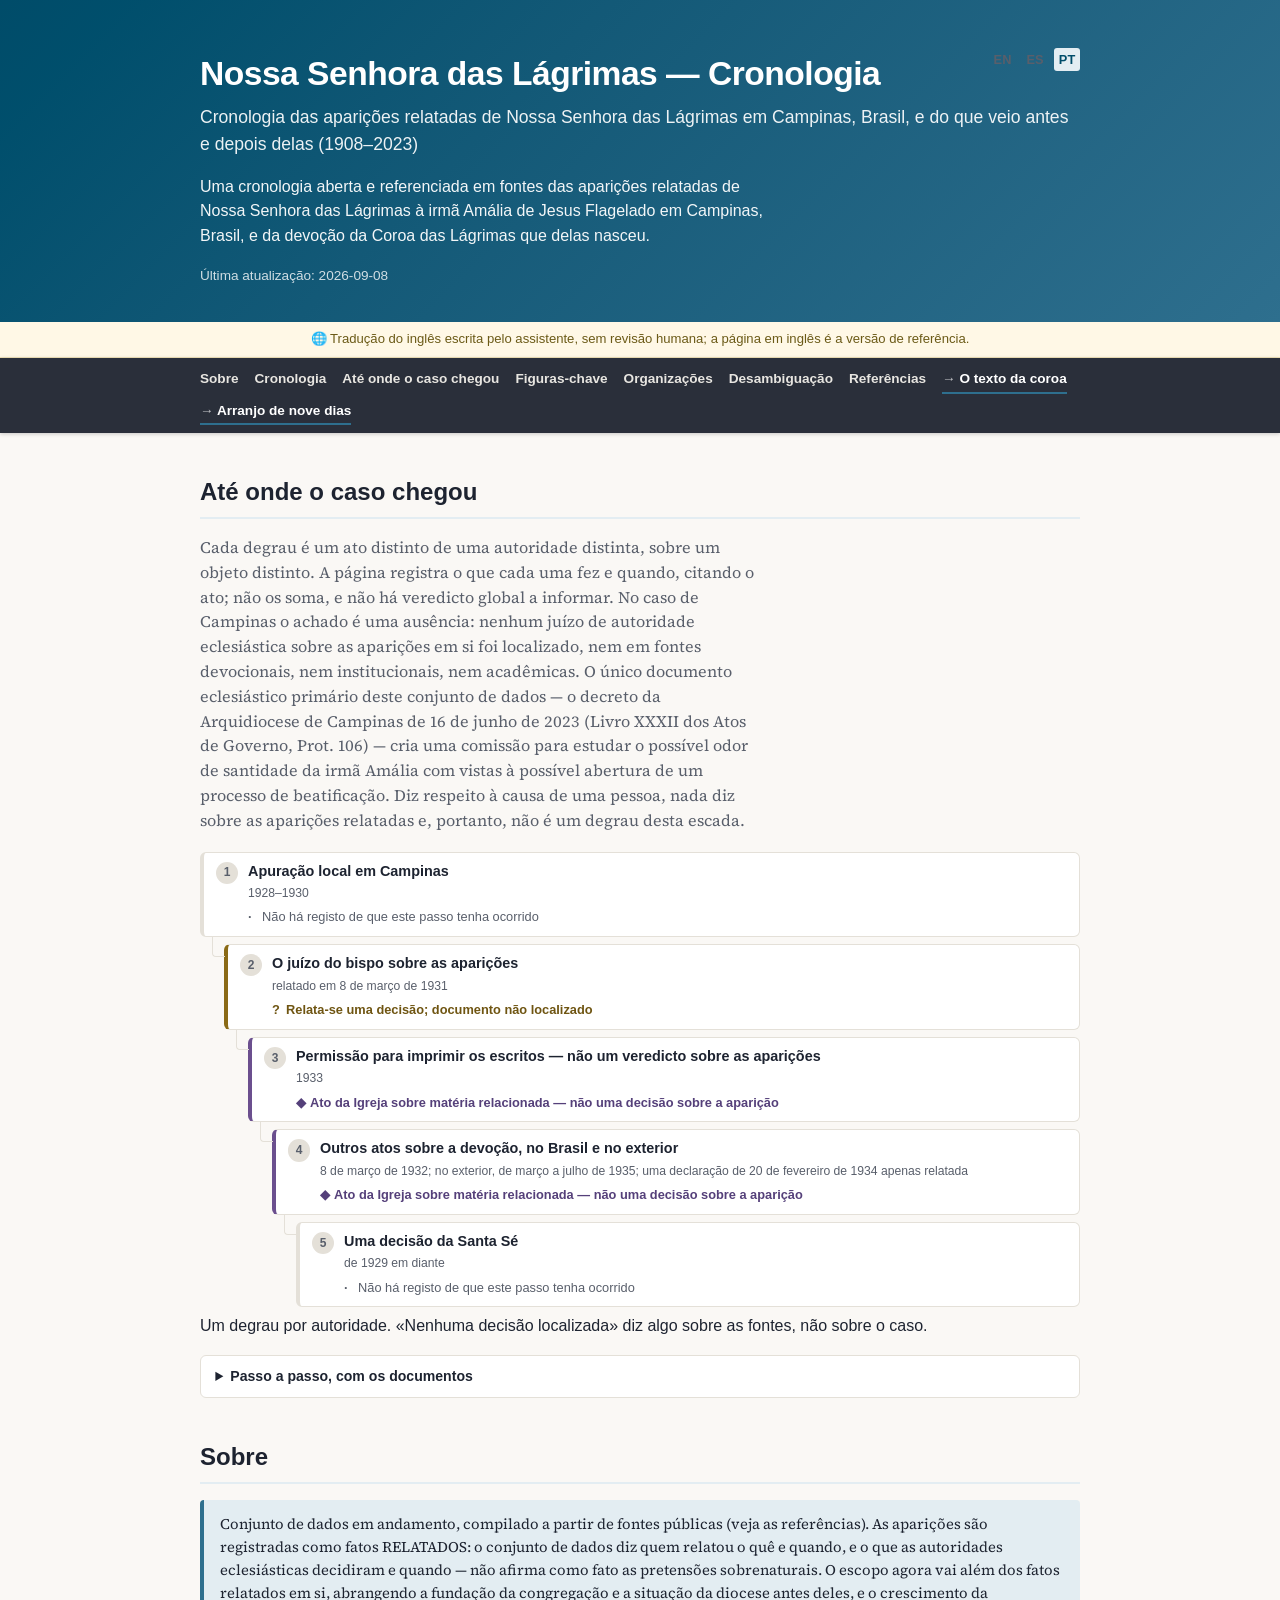
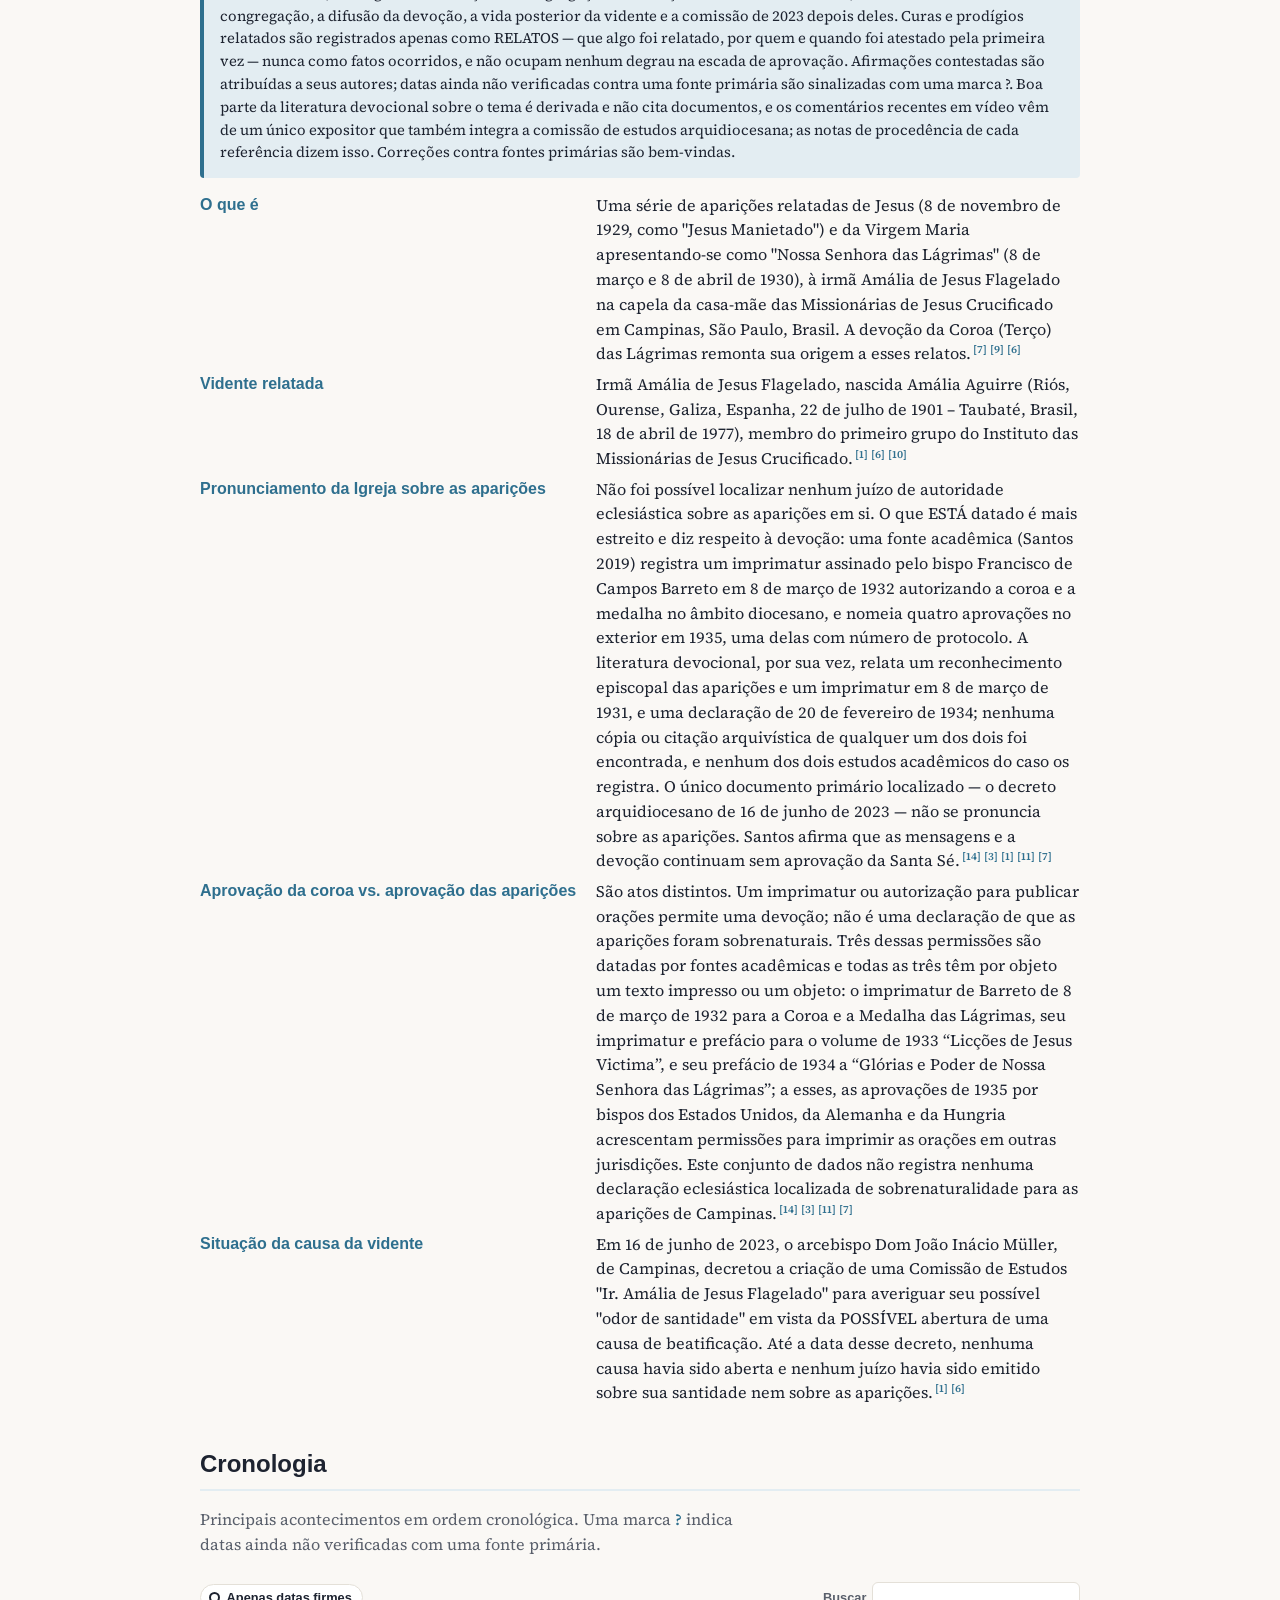
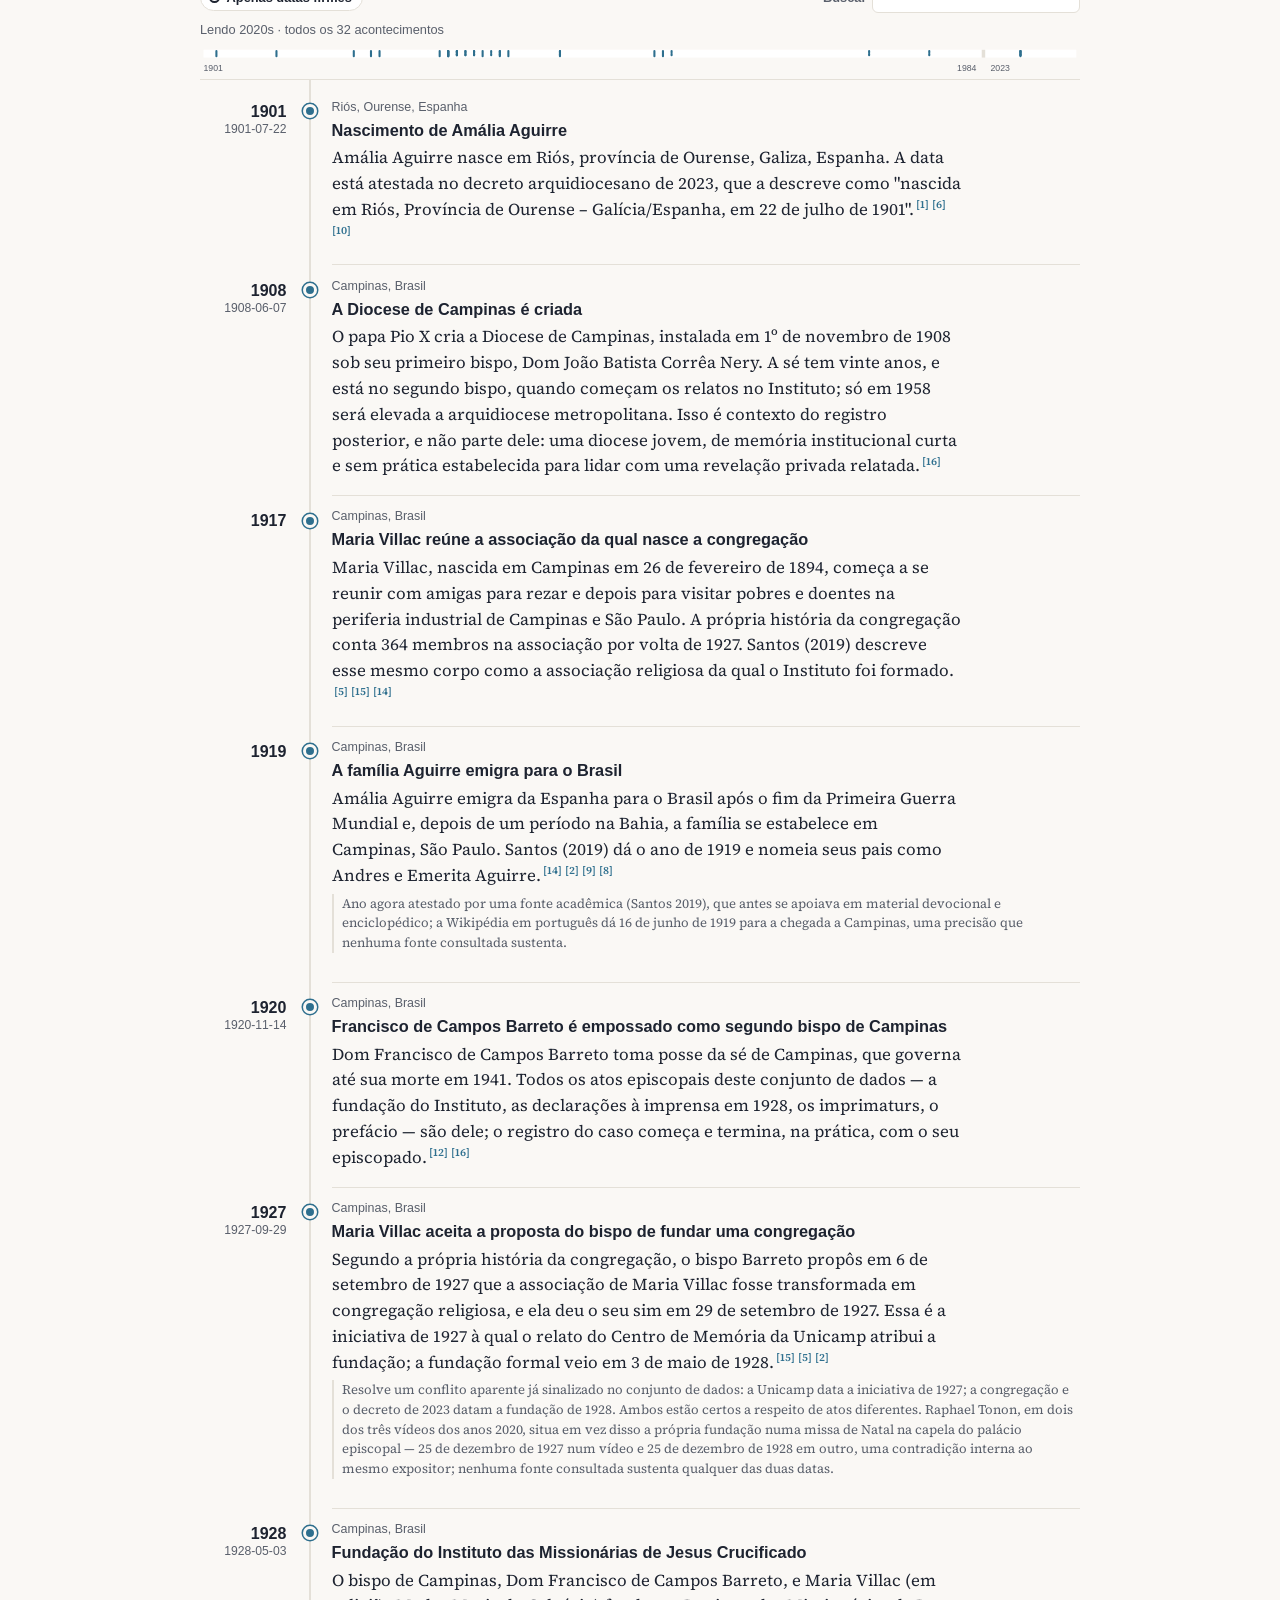
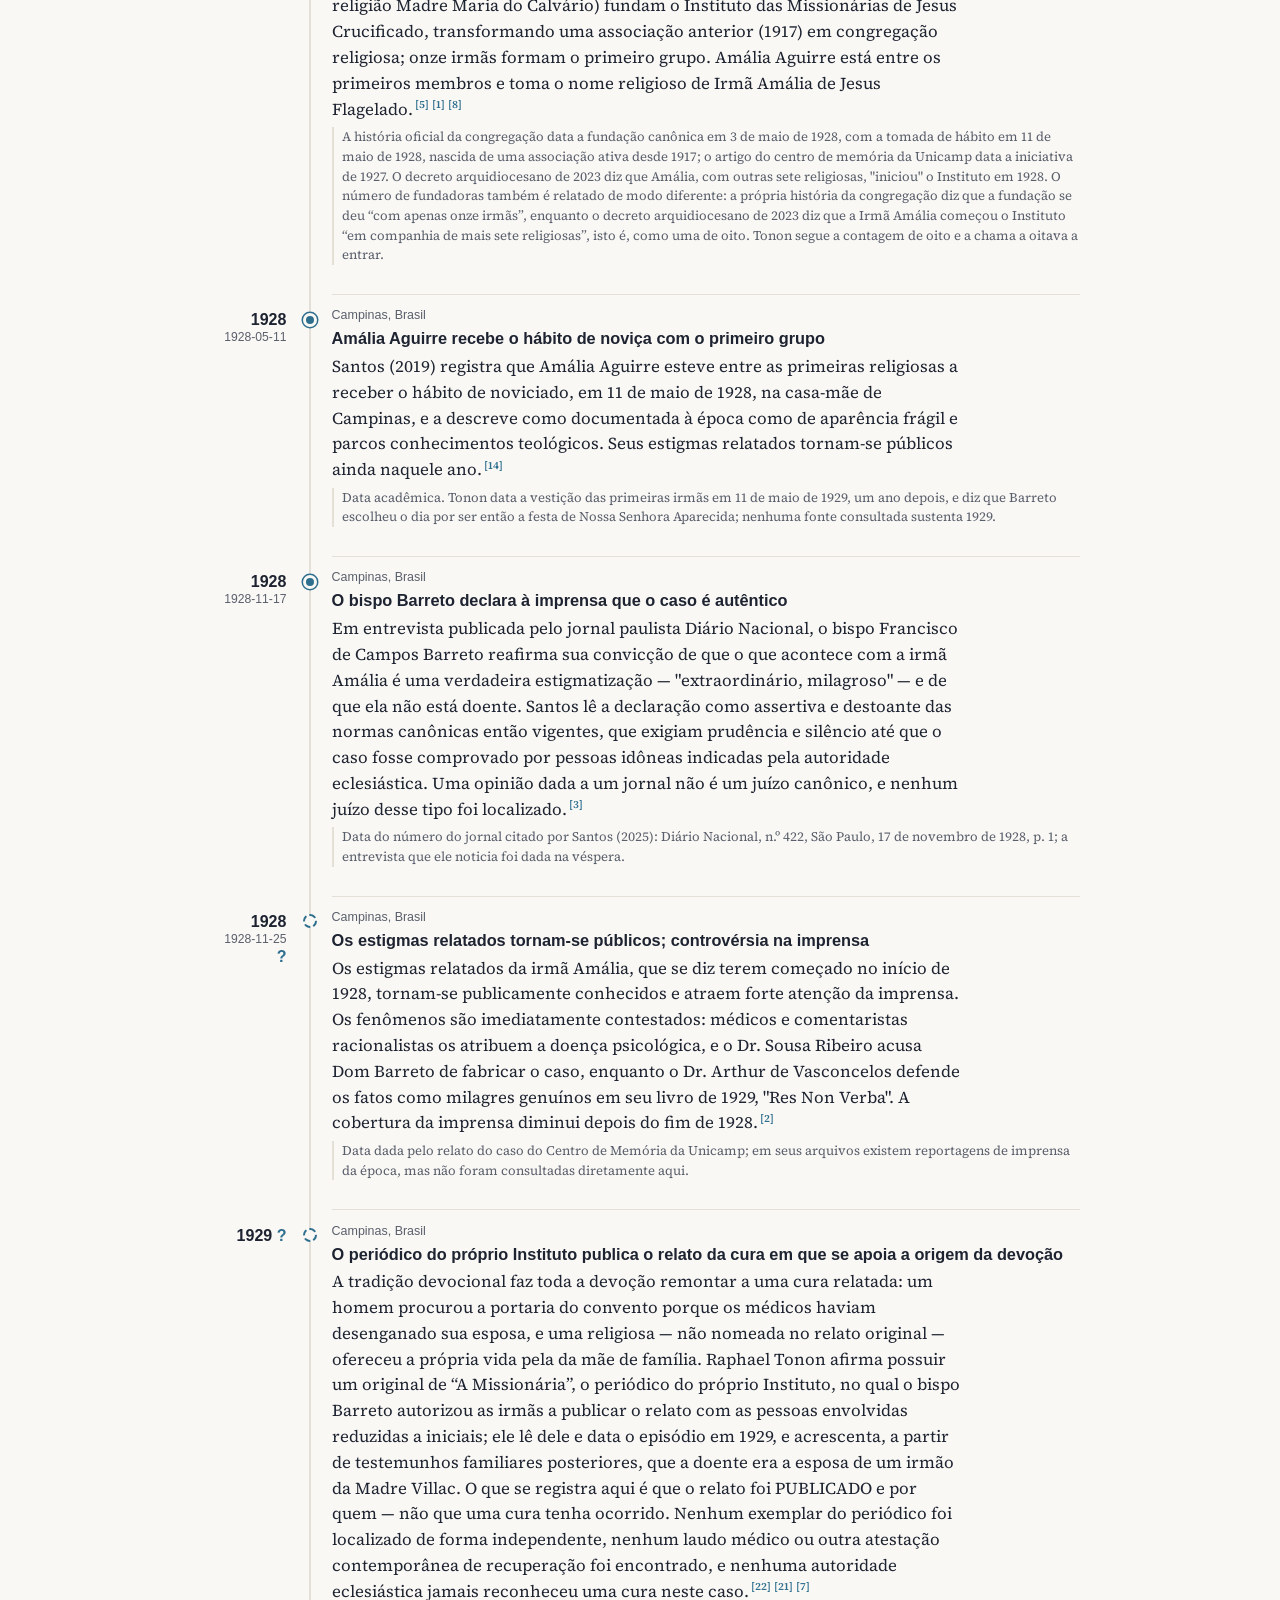
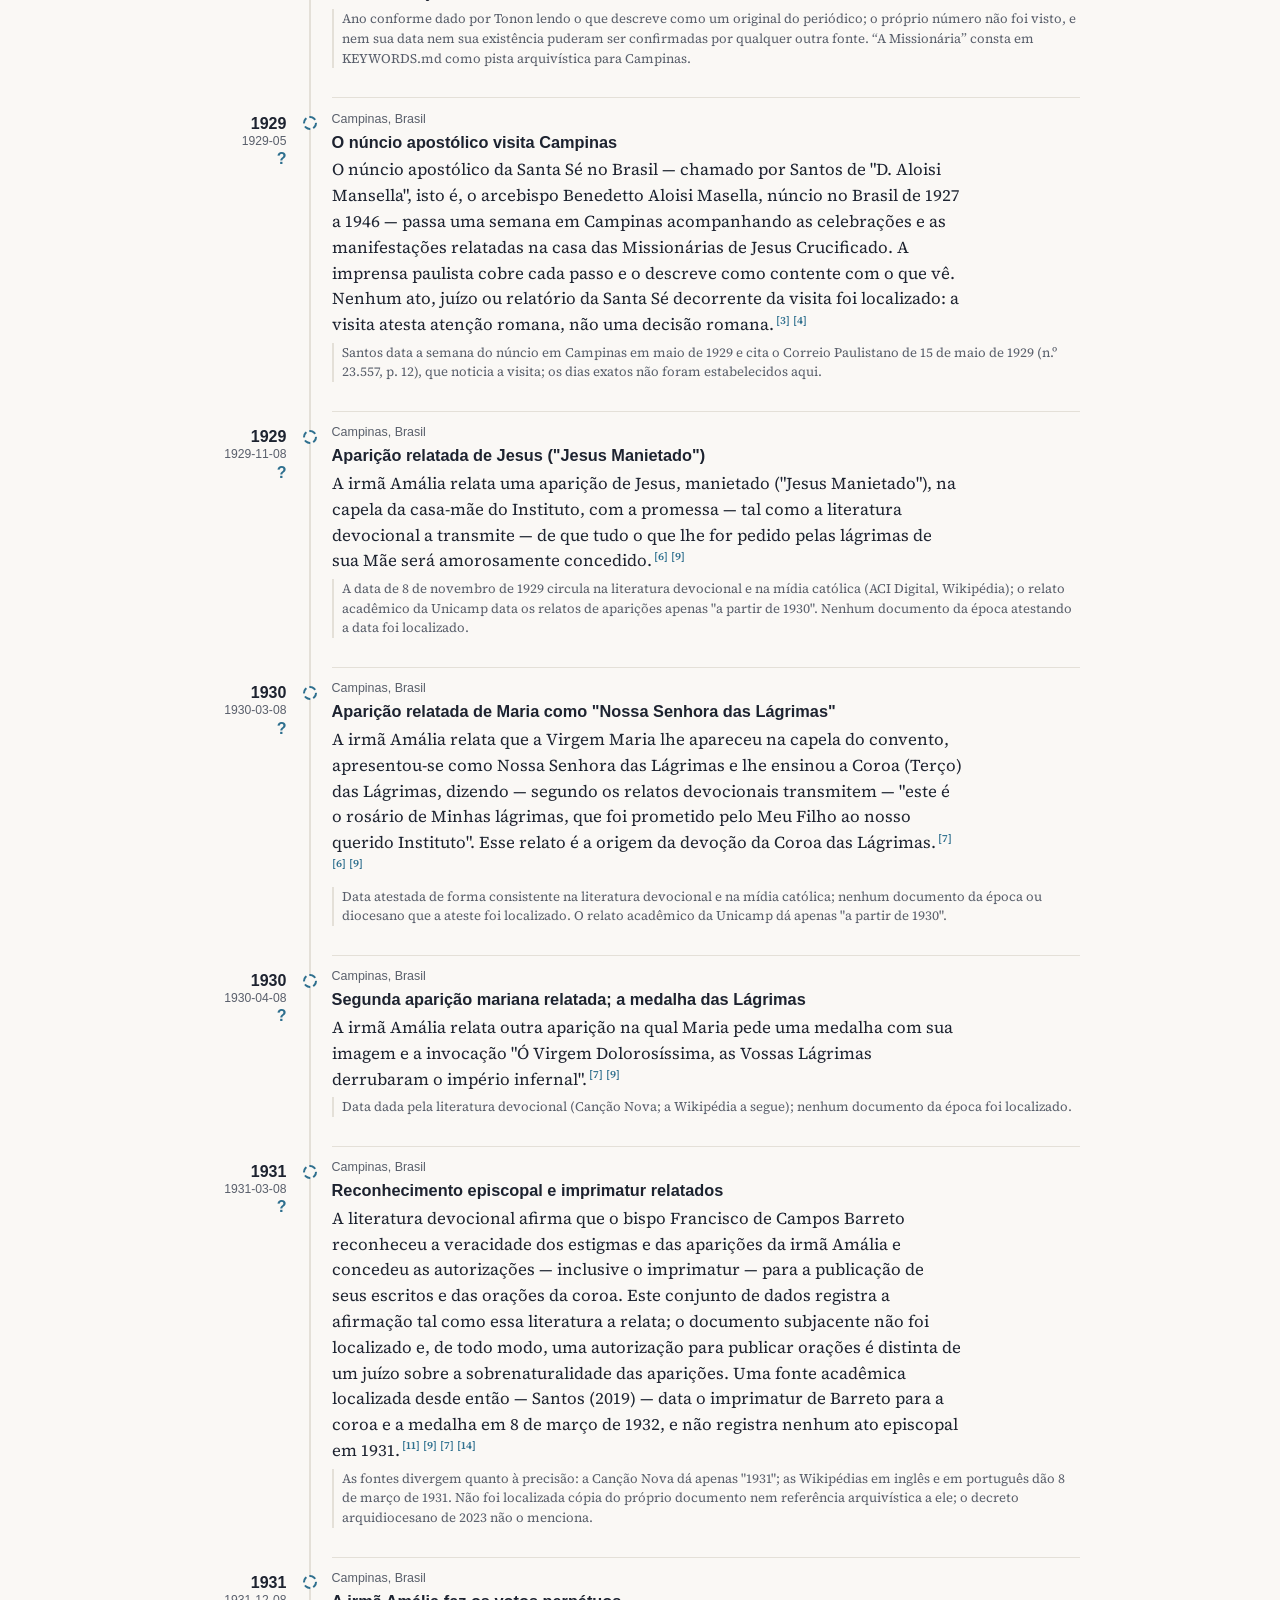
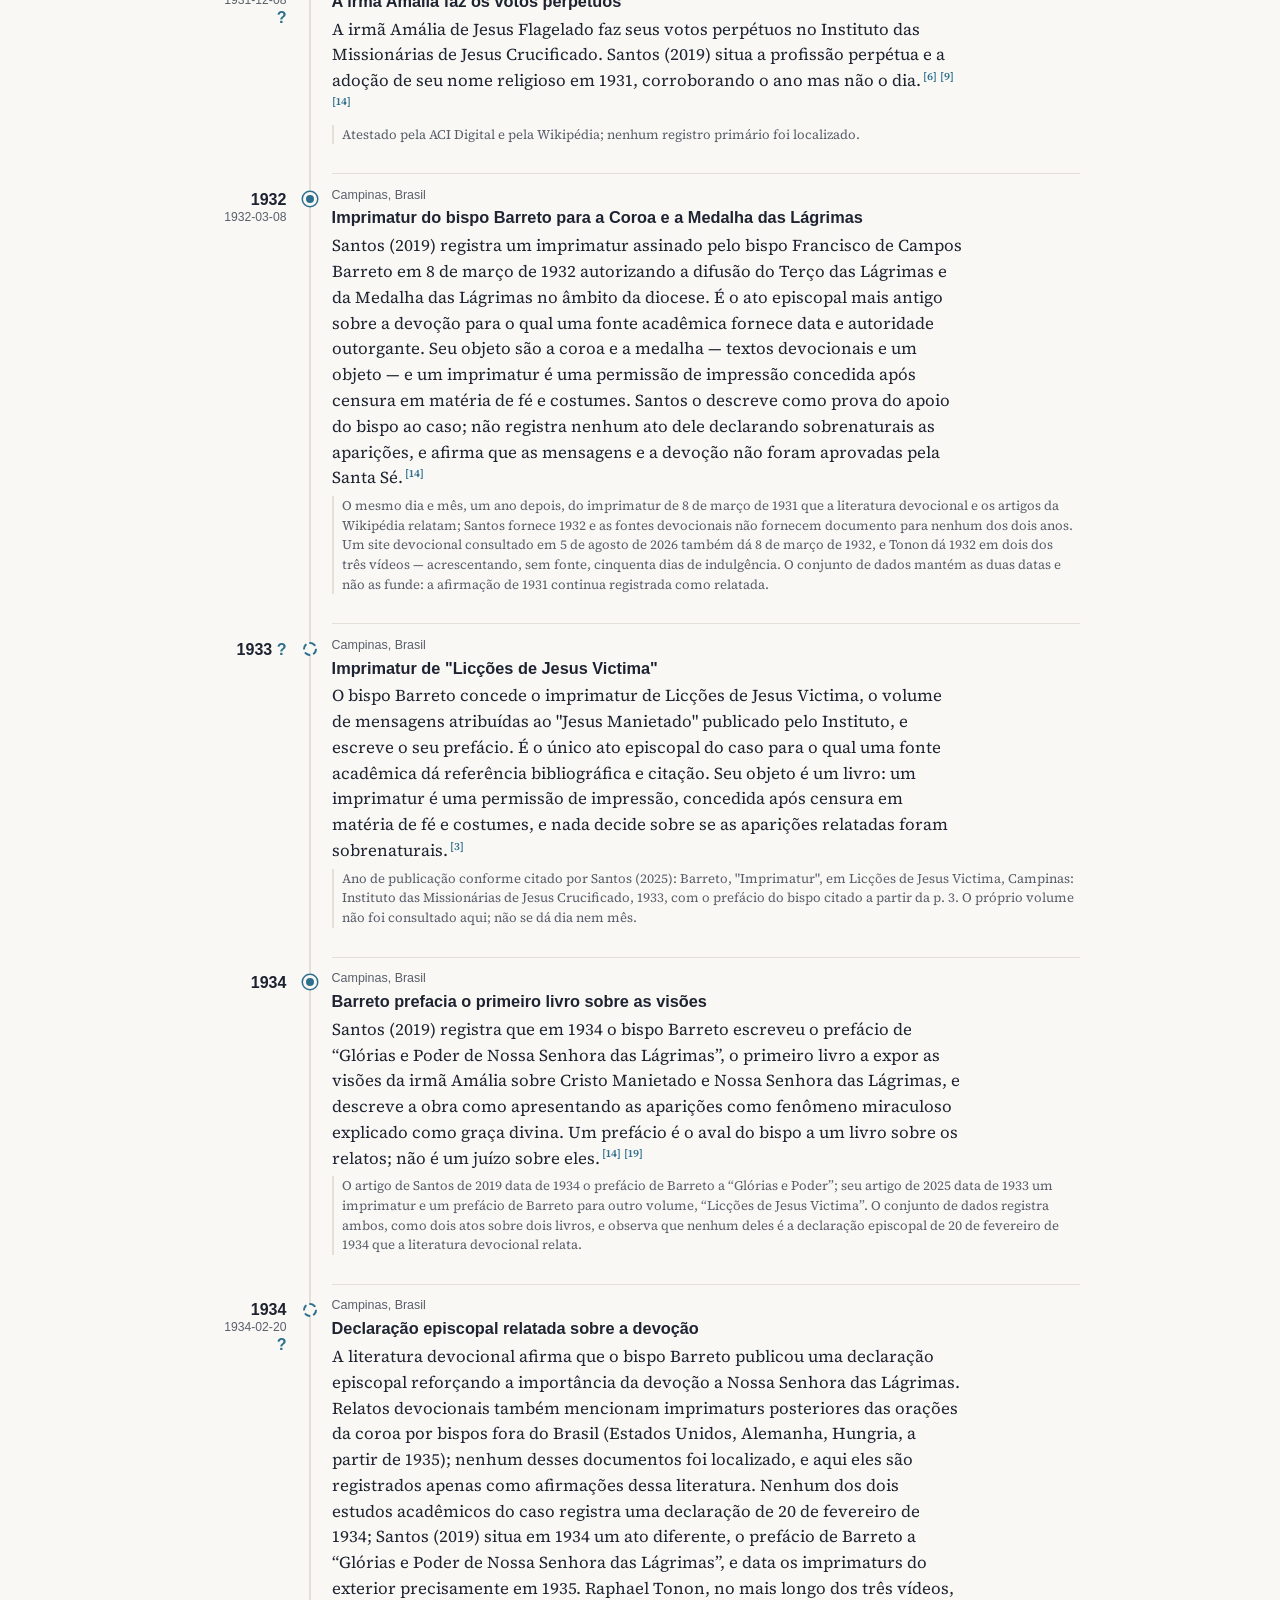
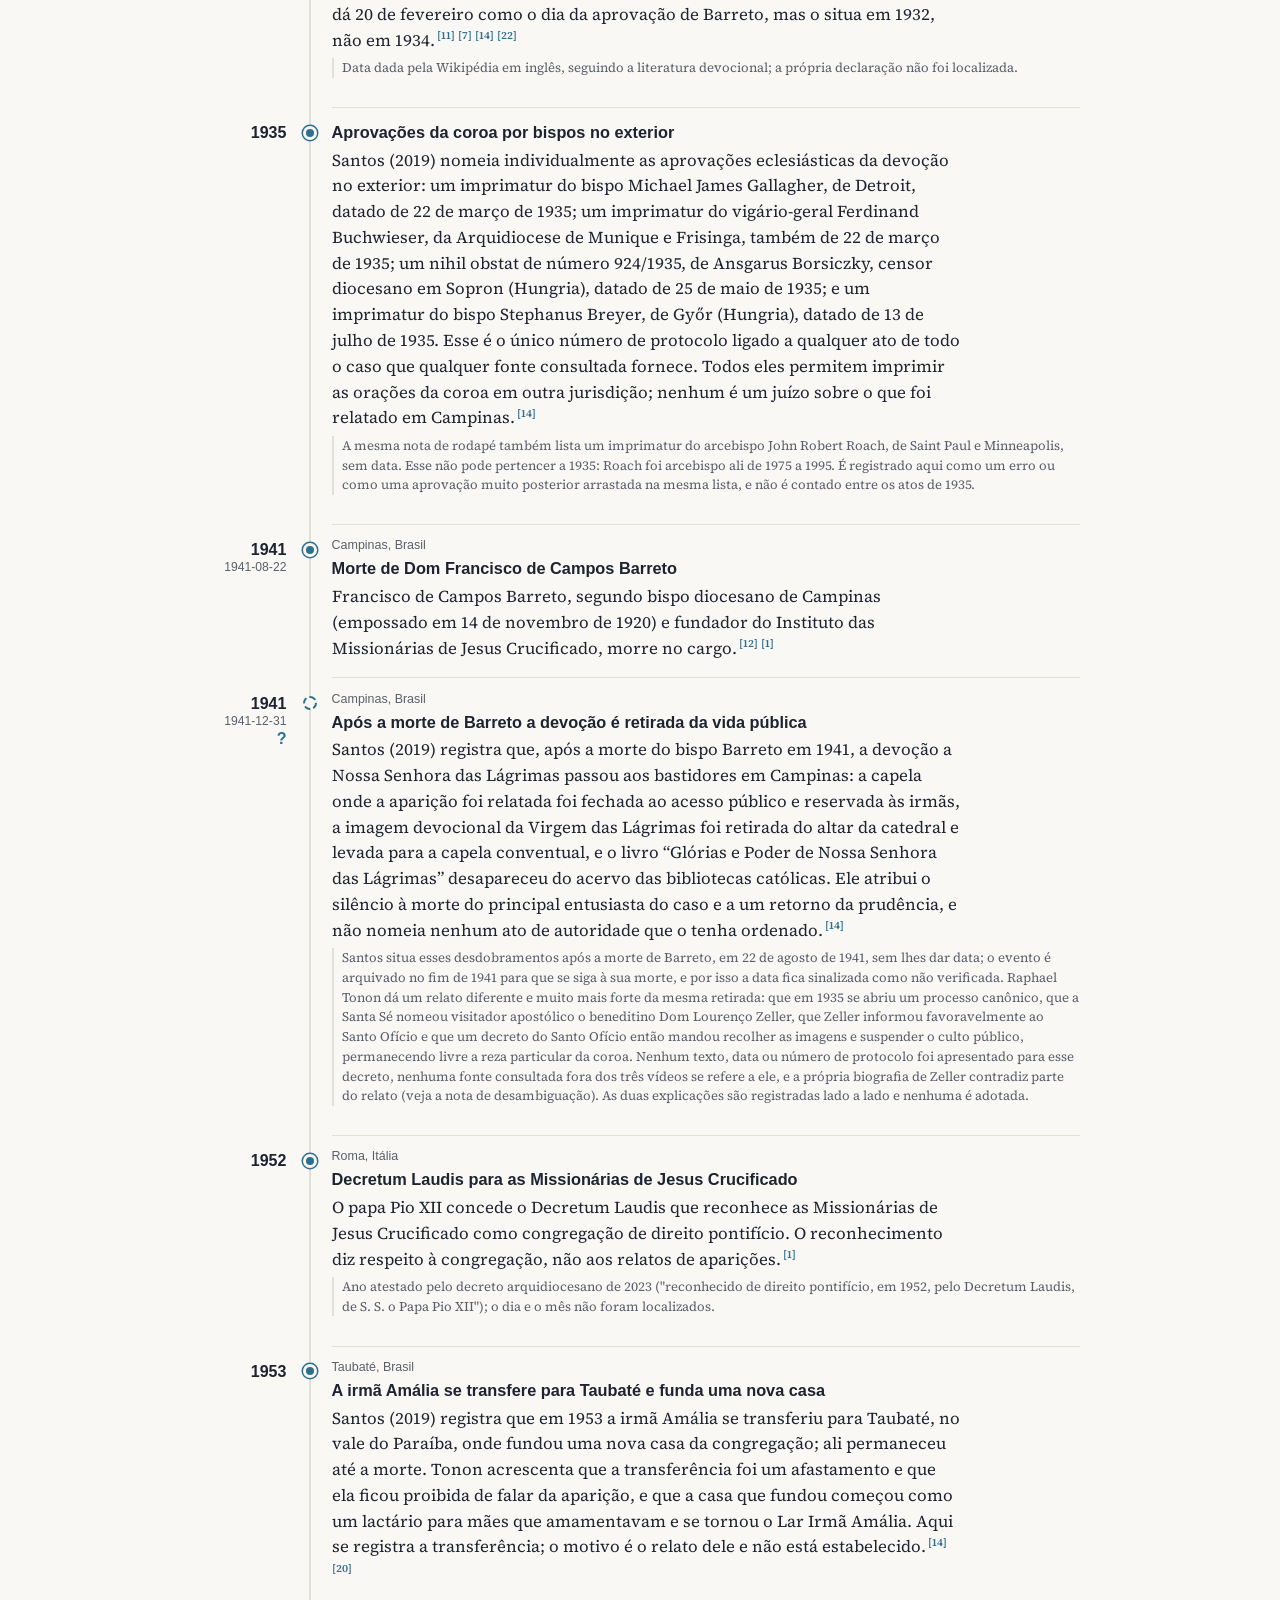
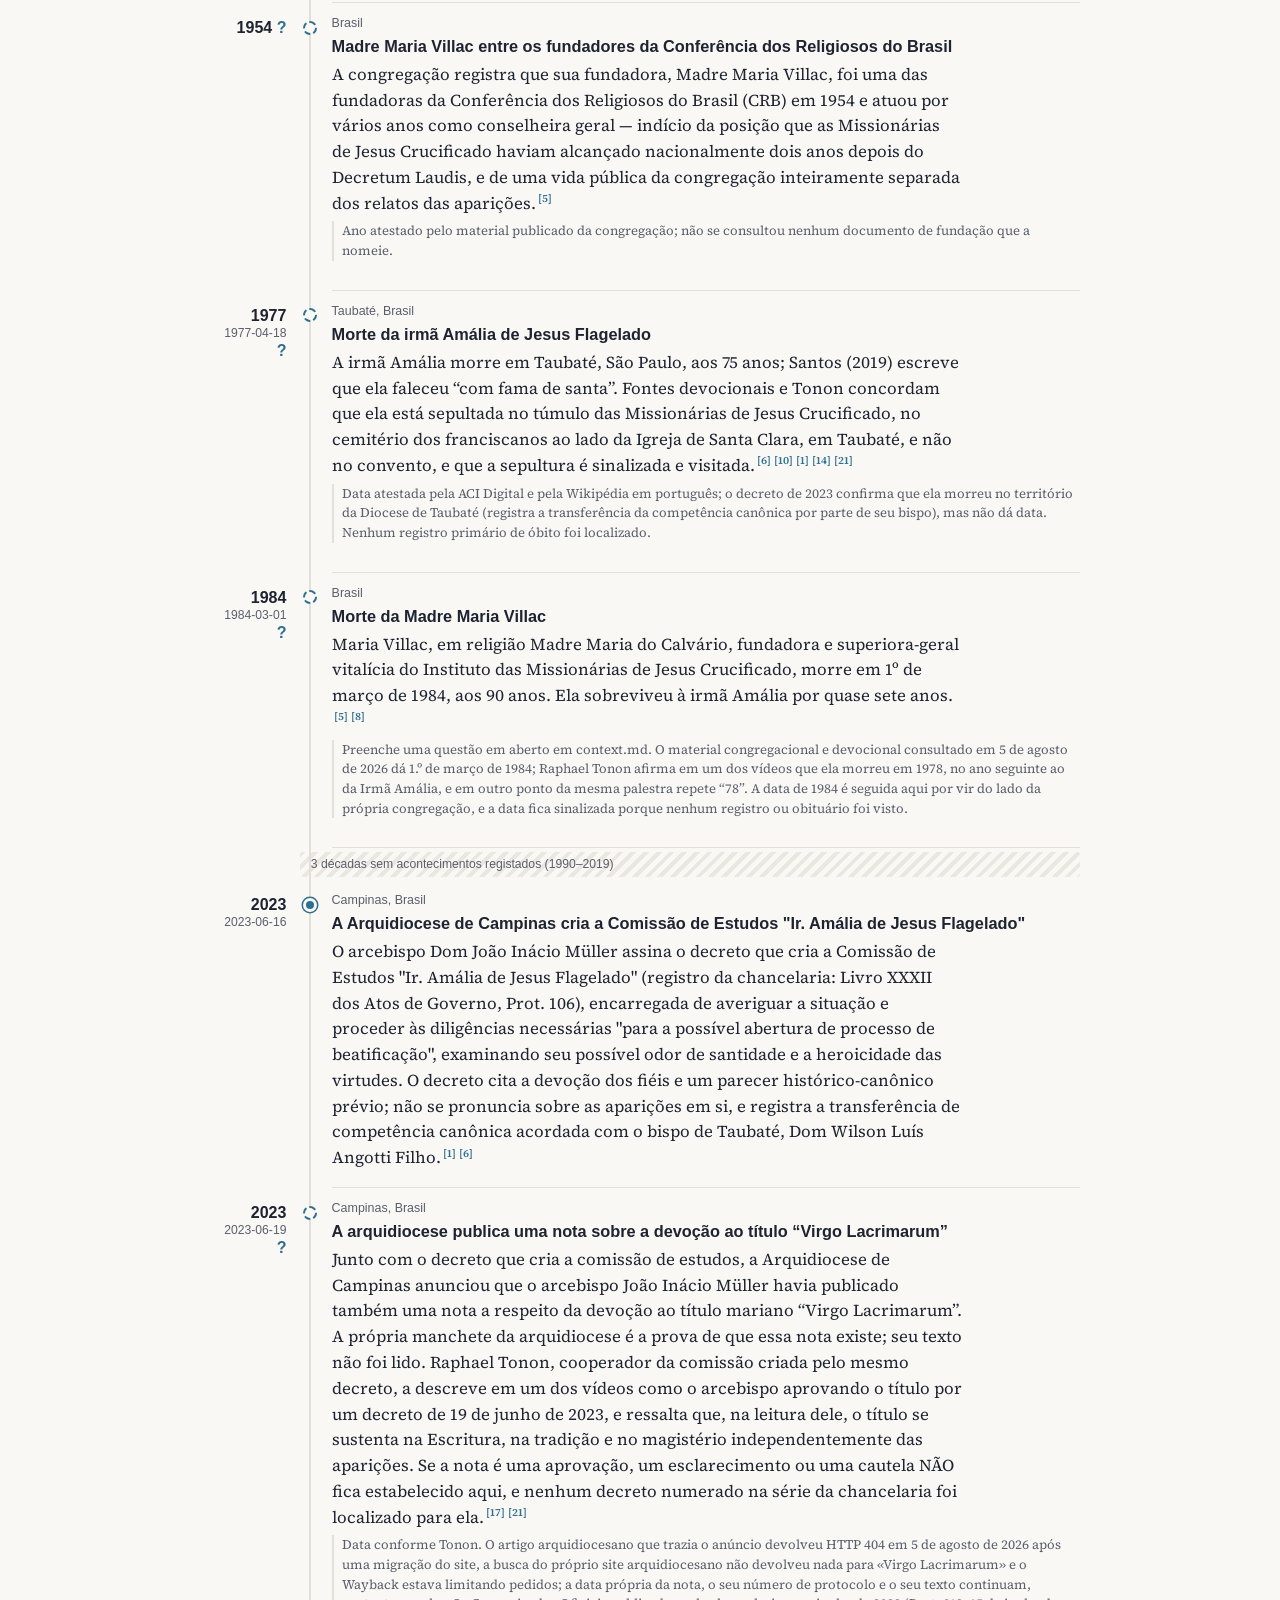
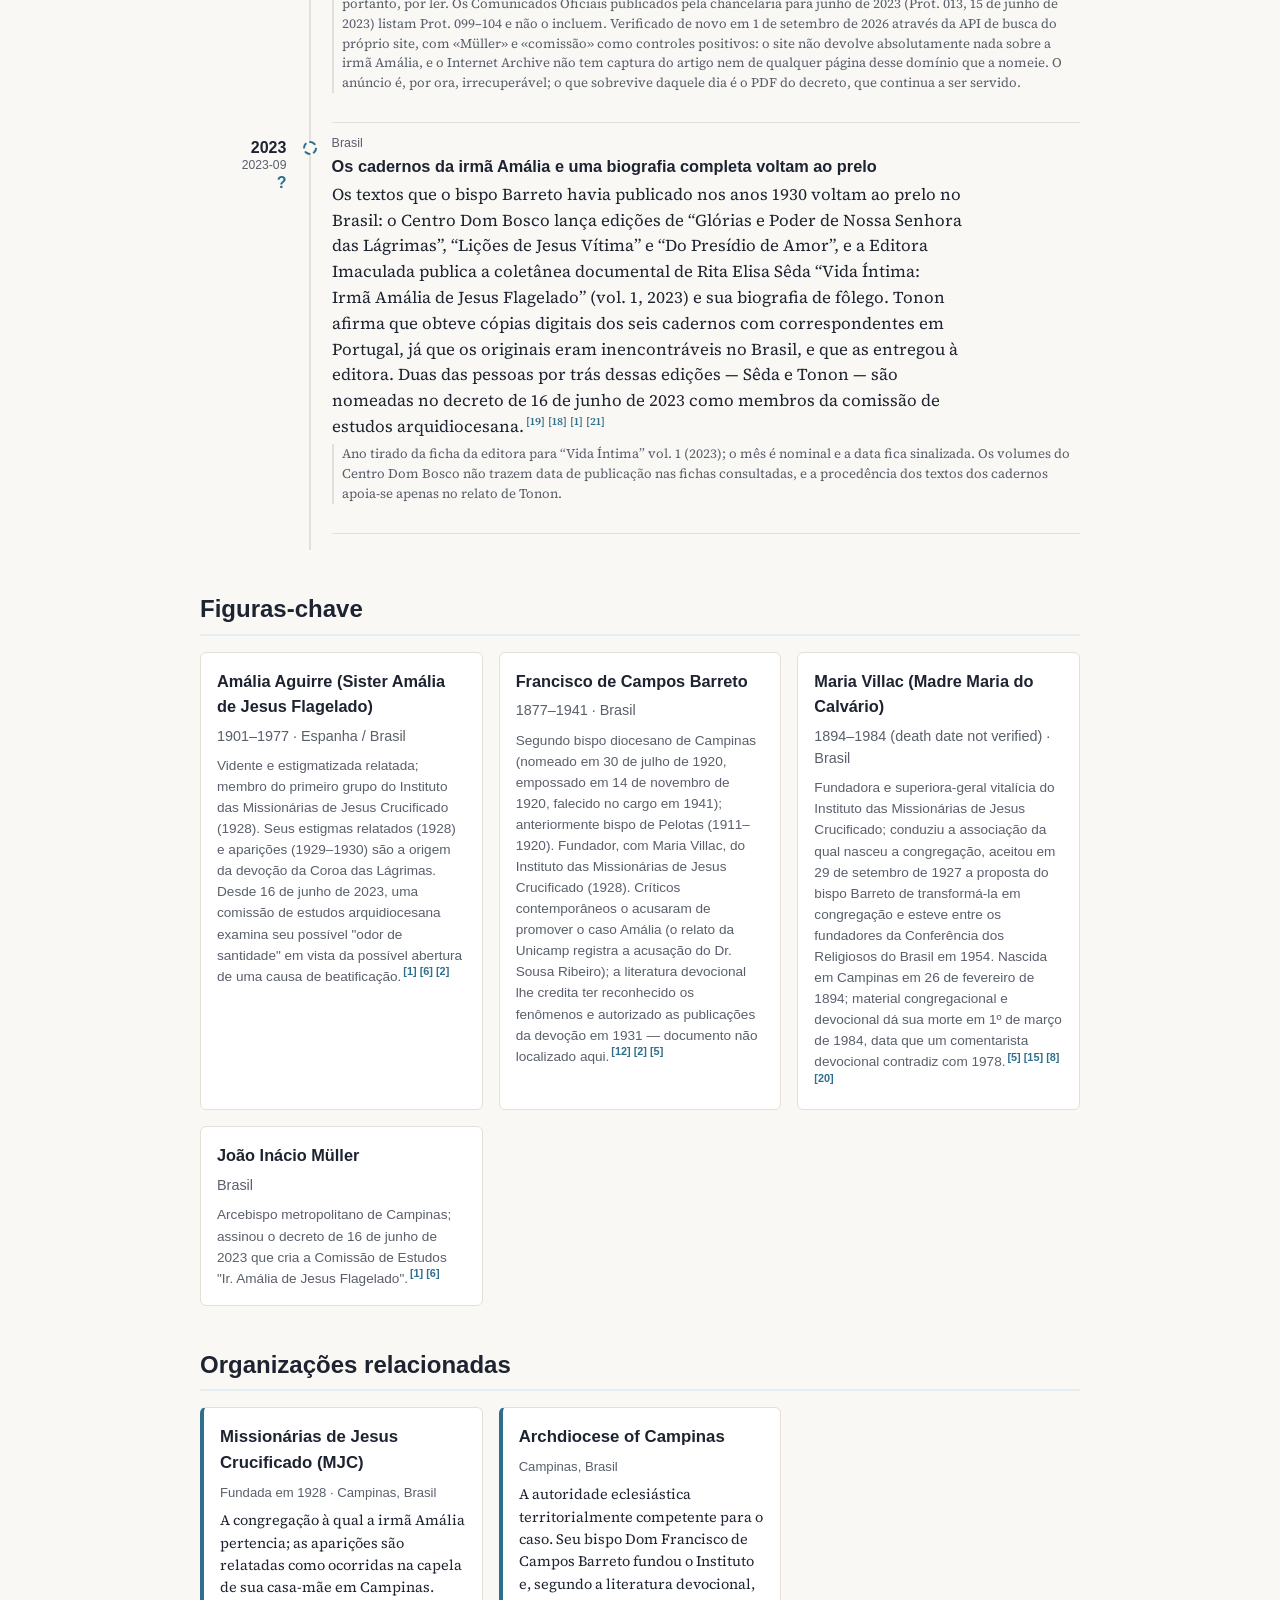
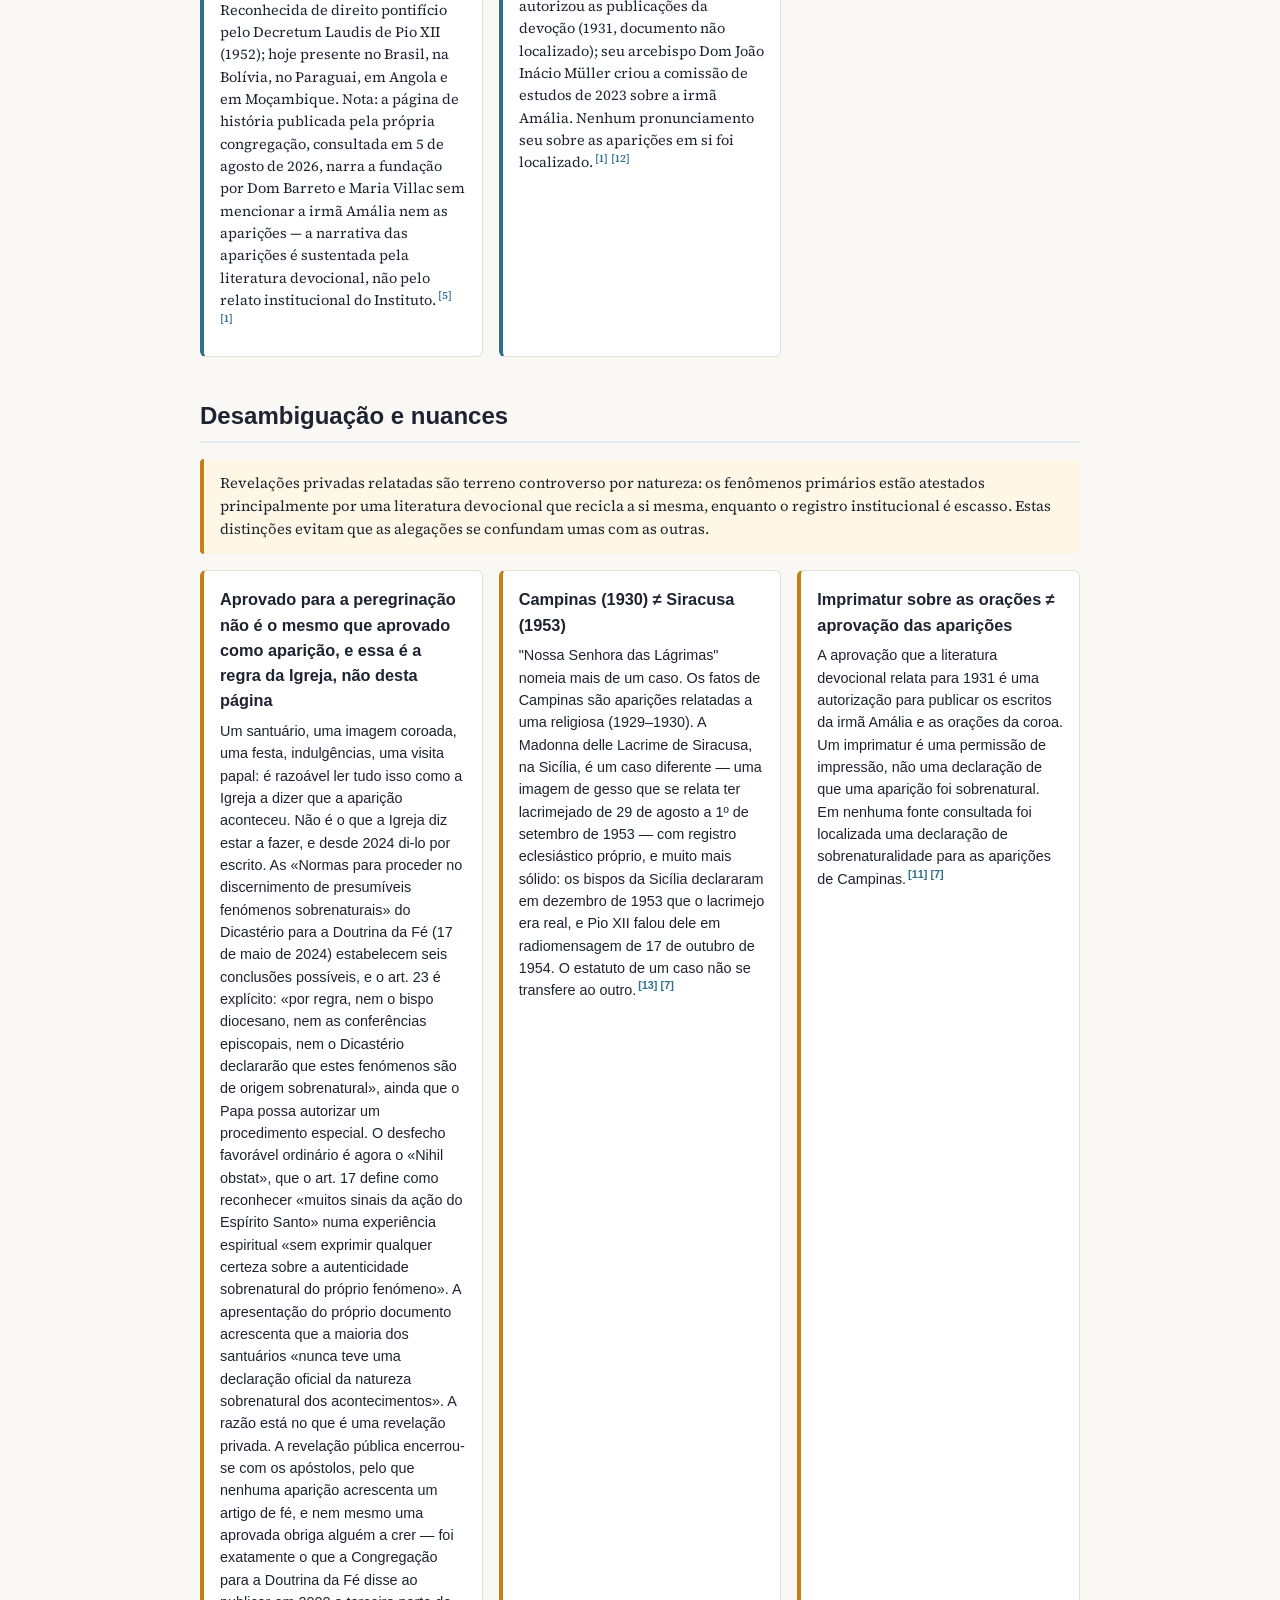
<file: docs/pt/index.html>
<!DOCTYPE html>
<html lang="pt">
<head>
  <meta charset="utf-8">
  <meta name="viewport" content="width=device-width, initial-scale=1">
  <title>Nossa Senhora das Lágrimas — Cronologia</title>
  <meta name="description" content="Uma cronologia aberta e referenciada em fontes das aparições relatadas de Nossa Senhora das Lágrimas à irmã Amália de Jesus Flagelado em Campinas, Brasil, e da devoção da Coroa das Lágrimas que delas nasceu.">
  <!-- Google tag (gtag.js) -->
  <script async src="https://www.googletagmanager.com/gtag/js?id=G-R9LV1QZHVE"></script>
  <script>
    window.dataLayer = window.dataLayer || [];
    function gtag(){dataLayer.push(arguments);}
    gtag('js', new Date());
    gtag('config', 'G-R9LV1QZHVE');
  </script>
  <link rel="stylesheet" href="../styles.css">
  <script src="../river.js" defer></script>
  <script src="../cite.js" defer data-label="Referência" data-all="Todas as referências"></script>
  <link rel="canonical" href="https://cronologia.github.io/lagrimas/pt/">
  <link rel="alternate" hreflang="en" href="https://cronologia.github.io/lagrimas/en/">
  <link rel="alternate" hreflang="es" href="https://cronologia.github.io/lagrimas/es/">
  <link rel="alternate" hreflang="pt" href="https://cronologia.github.io/lagrimas/pt/">
  <link rel="alternate" hreflang="x-default" href="https://cronologia.github.io/lagrimas/">
  <meta property="og:type" content="website">
  <meta property="og:site_name" content="Nossa Senhora das Lágrimas — Cronologia">
  <meta property="og:locale" content="pt_BR">
  <meta property="og:title" content="Nossa Senhora das Lágrimas — Cronologia">
  <meta property="og:description" content="Uma cronologia aberta e referenciada em fontes das aparições relatadas de Nossa Senhora das Lágrimas à irmã Amália de Jesus Flagelado em Campinas, Brasil, e da devoção da Coroa das Lágrimas que delas nasceu.">
  <meta property="og:url" content="https://cronologia.github.io/lagrimas/pt/">
  <meta name="twitter:card" content="summary">
  <meta name="twitter:title" content="Nossa Senhora das Lágrimas — Cronologia">
  <meta name="twitter:description" content="Uma cronologia aberta e referenciada em fontes das aparições relatadas de Nossa Senhora das Lágrimas à irmã Amália de Jesus Flagelado em Campinas, Brasil, e da devoção da Coroa das Lágrimas que delas nasceu.">
  <script type="application/ld+json">
  {
    "@context": "https://schema.org",
    "@type": "WebSite",
    "name": "Nossa Senhora das Lágrimas — Cronologia",
    "description": "Uma cronologia aberta e referenciada em fontes das aparições relatadas de Nossa Senhora das Lágrimas à irmã Amália de Jesus Flagelado em Campinas, Brasil, e da devoção da Coroa das Lágrimas que delas nasceu.",
    "url": "https://cronologia.github.io/lagrimas/pt/",
    "inLanguage": "pt"
  }
  </script>
</head>
<body>
  <header class="site-header">
    <div class="wrap">
      <nav class="lang-switch" aria-label="Idioma"><a href="../en/" hreflang="en">EN</a><a href="../es/" hreflang="es">ES</a><span class="lang-current" aria-current="true">PT</span></nav>
      <h1>Nossa Senhora das Lágrimas — Cronologia</h1>
      <p class="subtitle">Cronologia das aparições relatadas de Nossa Senhora das Lágrimas em Campinas, Brasil, e do que veio antes e depois delas (1908–2023)</p>
      <p class="lead">Uma cronologia aberta e referenciada em fontes das aparições relatadas de Nossa Senhora das Lágrimas à irmã Amália de Jesus Flagelado em Campinas, Brasil, e da devoção da Coroa das Lágrimas que delas nasceu.</p>
      <p class="updated">Última atualização: 2026-09-08</p>
    </div>
  </header>
  <div class="i18n-disclaimer" role="note">🌐 Tradução do inglês escrita pelo assistente, sem revisão humana; a página em inglês é a versão de referência.</div>

  <nav class="site-nav">
    <div class="wrap">
      <a href="#about">Sobre</a>
      <a href="#chronology">Cronologia</a>
      <a href="#approval-ladder">Até onde o caso chegou</a>
      <a href="#figures">Figuras-chave</a>
      <a href="#organizations">Organizações</a>
      <a href="#disambiguation">Desambiguação</a>
      <a href="#references">Referências</a>
      <a class="nav-page" href="chaplet/">O texto da coroa</a>
      <a class="nav-page" href="novena/">Arranjo de nove dias</a>
    </div>
  </nav>

  <main class="wrap">
    <section id="approval-ladder" class="viz">
      <h2>Até onde o caso chegou</h2>
      <p class="section-intro">Cada degrau é um ato distinto de uma autoridade distinta, sobre um objeto distinto. A página registra o que cada uma fez e quando, citando o ato; não os soma, e não há veredicto global a informar. No caso de Campinas o achado é uma ausência: nenhum juízo de autoridade eclesiástica sobre as aparições em si foi localizado, nem em fontes devocionais, nem institucionais, nem acadêmicas. O único documento eclesiástico primário deste conjunto de dados — o decreto da Arquidiocese de Campinas de 16 de junho de 2023 (Livro XXXII dos Atos de Governo, Prot. 106) — cria uma comissão para estudar o possível odor de santidade da irmã Amália com vistas à possível abertura de um processo de beatificação. Diz respeito à causa de uma pessoa, nada diz sobre as aparições relatadas e, portanto, não é um degrau desta escada.</p>
      <figure class="approval-ladder">
        <div class="viz-scroll">
        <ol class="al-cascade">
          <li class="al-node al-not-found" style="--al-step:0">
            <a href="#al-rung-1" class="al-node-link">
              <span class="al-num" aria-hidden="true">1</span>
              <span class="al-node-body">
                <span class="al-node-label">Apuração local em Campinas</span><span class="al-when">1928–1930</span>
                <span class="al-node-status"><span class="al-glyph" aria-hidden="true">·</span>Não há registo de que este passo tenha ocorrido</span>
              </span>
            </a>
          </li>
          <li class="al-node al-reported-undocumented" style="--al-step:1">
            <a href="#al-rung-2" class="al-node-link">
              <span class="al-num" aria-hidden="true">2</span>
              <span class="al-node-body">
                <span class="al-node-label">O juízo do bispo sobre as aparições</span><span class="al-when">relatado em 8 de março de 1931</span>
                <span class="al-node-status"><span class="al-glyph" aria-hidden="true">?</span>Relata-se uma decisão; documento não localizado</span>
              </span>
            </a>
          </li>
          <li class="al-node al-adjacent" style="--al-step:2">
            <a href="#al-rung-3" class="al-node-link">
              <span class="al-num" aria-hidden="true">3</span>
              <span class="al-node-body">
                <span class="al-node-label">Permissão para imprimir os escritos — não um veredicto sobre as aparições</span><span class="al-when">1933</span>
                <span class="al-node-status"><span class="al-glyph" aria-hidden="true">◆</span>Ato da Igreja sobre matéria relacionada — não uma decisão sobre a aparição</span>
              </span>
            </a>
          </li>
          <li class="al-node al-adjacent" style="--al-step:3">
            <a href="#al-rung-4" class="al-node-link">
              <span class="al-num" aria-hidden="true">4</span>
              <span class="al-node-body">
                <span class="al-node-label">Outros atos sobre a devoção, no Brasil e no exterior</span><span class="al-when">8 de março de 1932; no exterior, de março a julho de 1935; uma declaração de 20 de fevereiro de 1934 apenas relatada</span>
                <span class="al-node-status"><span class="al-glyph" aria-hidden="true">◆</span>Ato da Igreja sobre matéria relacionada — não uma decisão sobre a aparição</span>
              </span>
            </a>
          </li>
          <li class="al-node al-not-found" style="--al-step:4">
            <a href="#al-rung-5" class="al-node-link">
              <span class="al-num" aria-hidden="true">5</span>
              <span class="al-node-body">
                <span class="al-node-label">Uma decisão da Santa Sé</span><span class="al-when">de 1929 em diante</span>
                <span class="al-node-status"><span class="al-glyph" aria-hidden="true">·</span>Não há registo de que este passo tenha ocorrido</span>
              </span>
            </a>
          </li>
        </ol>
        </div>
        <figcaption>Um degrau por autoridade. «Nenhuma decisão localizada» diz algo sobre as fontes, não sobre o caso.</figcaption>
      </figure>
      <details class="al-details">
        <summary>Passo a passo, com os documentos</summary>
        <div class="al-tablist" hidden aria-label="Até onde o caso chegou">
            <button type="button" class="al-tab" data-al-panel="al-rung-1"><span class="al-glyph" aria-hidden="true">·</span>Apuração local em Campinas</button>
            <button type="button" class="al-tab" data-al-panel="al-rung-2"><span class="al-glyph" aria-hidden="true">?</span>O juízo do bispo sobre as aparições</button>
            <button type="button" class="al-tab" data-al-panel="al-rung-3"><span class="al-glyph" aria-hidden="true">◆</span>Permissão para imprimir os escritos — não um veredicto sobre as aparições</button>
            <button type="button" class="al-tab" data-al-panel="al-rung-4"><span class="al-glyph" aria-hidden="true">◆</span>Outros atos sobre a devoção, no Brasil e no exterior</button>
            <button type="button" class="al-tab" data-al-panel="al-rung-5"><span class="al-glyph" aria-hidden="true">·</span>Uma decisão da Santa Sé</button>
        </div>
        <div class="al-panels">
          <section id="al-rung-1" class="al-panel al-not-found">
            <h3 class="al-panel-title">Apuração local em Campinas <span class="al-when">1928–1930</span></h3>
            <p class="al-status"><span class="al-glyph" aria-hidden="true">·</span>Não há registo de que este passo tenha ocorrido</p>
<p class="al-who">Diocese de Campinas sob o bispo Francisco de Campos Barreto</p><p class="al-outcome">O Código de Direito Canônico de 1917 previa um tribunal diocesano para examinar milagres relatados e exigia prudência, silêncio e comprovação por pessoas idôneas indicadas pela autoridade eclesiástica antes que algo fosse divulgado. O bispo de fato impôs o silêncio — fechou o acesso à irmã Amália e dispensou os jornalistas —, mas nenhuma fonte consultada registra comissão, tribunal ou investigador canonicamente constituído. As apurações que os jornais chamavam de &quot;inquéritos&quot; foram conduzidas pela imprensa, por médicos e por clérigos de várias confissões, não pela diocese. Santos lê a conduta do próprio Barreto como o inverso do caminho canônico: em vez de notificar Roma e guardar silêncio, tornou-se divulgador público dos episódios.</p><p class="al-nodoc">Foram consultados: os considerandos do decreto arquidiocesano de 2023, o site da Arquidiocese de Campinas, a história publicada pela própria congregação (que, consultada em 5 de agosto de 2026, não menciona a irmã Amália nem as aparições), o relato do caso do Centro de Memória da Unicamp e o estudo de Santos de 2025, que trabalha com a imprensa paulista da época. Nenhum deles nomeia um órgão diocesano encarregado de julgar os fenômenos. Um registro assim estaria, se existir, nos atos de governo guardados no arquivo arquidiocesano de Campinas (Cúria Metropolitana), que não foi consultado para este conjunto de dados.</p>            <p class="al-cites"><sup class="cite"><a href="#ref-3" title="Reference 3">[3]</a> <a href="#ref-2" title="Reference 2">[2]</a> <a href="#ref-5" title="Reference 5">[5]</a></sup></p>
          </section>
          <section id="al-rung-2" class="al-panel al-reported-undocumented">
            <h3 class="al-panel-title">O juízo do bispo sobre as aparições <span class="al-when">relatado em 8 de março de 1931</span></h3>
            <p class="al-status"><span class="al-glyph" aria-hidden="true">?</span>Relata-se uma decisão; documento não localizado</p>
<p class="al-who">Dom Francisco de Campos Barreto, bispo de Campinas 1920–1941</p><p class="al-outcome">A literatura devocional, seguida pelos artigos da Wikipédia em português e em inglês, afirma que em 8 de março de 1931 Barreto reconheceu a veracidade dos estigmas e das aparições da irmã Amália. Nenhuma fonte consultada reproduz esse ato, o cita ou fornece uma referência arquivística dele, e o decreto arquidiocesano de 2023 não o menciona. O que está documentado é de outra natureza: em novembro de 1928 Barreto declarou à imprensa paulista que o caso era uma verdadeira estigmatização e algo &quot;milagroso&quot;. Uma opinião dada a um jornal — que Santos lê como fora de sintonia com as normas canônicas então em vigor — não é um juízo sobre uma aparição. Desde que este degrau foi redigido, localizou-se um segundo estudo do mesmo historiador (Santos 2019). Ele data o imprimatur de Barreto para a coroa e a medalha em 8 de março de 1932 — o mesmo dia e mês do ato relatado, um ano depois — e não registra absolutamente nada para 8 de março de 1931. Tampouco descreve qualquer ato dele que reconheça as aparições, nessa data ou em qualquer outra.</p><p class="al-nodoc">Nenhum texto, número de protocolo ou referência arquivística de um ato de 8 de março de 1931 foi localizado em qualquer fonte consultada, devocional, institucional ou acadêmica; as fontes que carregam a afirmação não citam documento algum e repetem umas às outras. Se existir, estaria entre os atos de governo da então Diocese de Campinas, no arquivo arquidiocesano da Cúria Metropolitana de Campinas, que não foi consultado aqui. Isso continua verdadeiro depois de Santos (2019): ele fornece uma data para o ato sobre a DEVOÇÃO e nenhuma para um ato sobre as APARIÇÕES, e não reproduz nenhum dos dois. Três vídeos devocionais gravados nos anos 2020 por Raphael Tonon reafirmam uma aprovação episcopal e acrescentam que o relatório de um investigador nomeado pelo Vaticano sobre o caso foi encontrado no Arquivo Apostólico Vaticano; não se deu para ele número de protocolo, data ou texto, e aqui isso é tratado como pista para aquele arquivo, não como prova. Procurou-se de novo a 6 de agosto de 2026, tomando como pista o nome do bispo e não o da aparição, e o resultado reforça este degrau em vez de o mover. A afirmação está por toda a parte: sítios devocionais e ambas as Wikipédias dão 8 de março de 1931 e a fórmula «reconheceu a veracidade dos estigmas e das aparições» quase palavra por palavra, o que é a assinatura de um único texto de origem copiado e não de atestação independente. Verificaram-se diretamente duas fontes que teriam o documento se alguma o tivesse: o apostolado brasileiro da devoção, na sua própria página dedicada a Dom Barreto, apresenta-o como o pai fundador do Instituto e nada diz sobre uma aprovação das aparições; e a história dos Missionários das Lágrimas atribui-lhe um testemunho sobre as graças obtidas através da Coroa — os frutos da devoção — e nenhum ato sobre as aparições. Nenhuma das omissões prova que o ato não tenha existido. Ambas significam que, após três rondas de pesquisa, os únicos atos de Barreto que alguém consegue datar, citar ou reproduzir são atos sobre a devoção e os seus textos impressos. Nada disto nega que o bispo acreditasse no caso: o degrau seguinte regista que o disse à imprensa em 1928, que deu o imprimatur para a coroa e a medalha e que escreveu ele próprio o prefácio do volume de 1933. O que falta é o documento, e o Livro dos Atos de Governo da Cúria Metropolitana de Campinas é onde estaria.</p>            <p class="al-cites"><sup class="cite"><a href="#ref-14" title="Reference 14">[14]</a> <a href="#ref-11" title="Reference 11">[11]</a> <a href="#ref-9" title="Reference 9">[9]</a> <a href="#ref-7" title="Reference 7">[7]</a> <a href="#ref-3" title="Reference 3">[3]</a> <a href="#ref-20" title="Reference 20">[20]</a> <a href="#ref-23" title="Reference 23">[23]</a> <a href="#ref-24" title="Reference 24">[24]</a></sup></p>
          </section>
          <section id="al-rung-3" class="al-panel al-adjacent">
            <h3 class="al-panel-title">Permissão para imprimir os escritos — não um veredicto sobre as aparições <span class="al-when">1933</span></h3>
            <p class="al-status"><span class="al-glyph" aria-hidden="true">◆</span>Ato da Igreja sobre matéria relacionada — não uma decisão sobre a aparição</p>
<p class="al-who">Dom Francisco de Campos Barreto</p><p class="al-outcome">Barreto concedeu o imprimatur de Licções de Jesus Victima, o volume de mensagens atribuídas ao &quot;Jesus Manietado&quot; publicado pelo Instituto em Campinas em 1933, e escreveu o seu prefácio. É o único ato episcopal do caso para o qual uma fonte acadêmica fornece referência bibliográfica e citação. Seu objeto é um livro. Um imprimatur é uma permissão de impressão, concedida após censura em matéria de fé e costumes; não resolve nada sobre se as aparições relatadas foram sobrenaturais, e é por isso que figura aqui como um ato sobre matéria relacionada e não como um veredicto sobre o degrau anterior.</p>            <p class="al-cites"><sup class="cite"><a href="#ref-3" title="Reference 3">[3]</a></sup></p>
          </section>
          <section id="al-rung-4" class="al-panel al-adjacent">
            <h3 class="al-panel-title">Outros atos sobre a devoção, no Brasil e no exterior <span class="al-when">8 de março de 1932; no exterior, de março a julho de 1935; uma declaração de 20 de fevereiro de 1934 apenas relatada</span></h3>
            <p class="al-status"><span class="al-glyph" aria-hidden="true">◆</span>Ato da Igreja sobre matéria relacionada — não uma decisão sobre a aparição</p>
<p class="al-who">O bispo Barreto; bispos não identificados nos Estados Unidos, na Alemanha e na Hungria</p><p class="al-outcome">A literatura devocional relata ainda um imprimatur de 8 de março de 1931 sobre as orações da coroa, uma declaração episcopal de 20 de fevereiro de 1934 na qual Barreto teria reforçado a importância da devoção a Nossa Senhora das Lágrimas, e outros imprimaturs da coroa concedidos por bispos no exterior a partir de 1935. Todos eles dizem respeito à devoção e a seus textos impressos, não às aparições, de modo que, mesmo se todos fossem apresentados amanhã, deixariam o degrau acima sem resposta. Santos (2019) agora data e atribui vários deles: dá 8 de março de 1932, e não 1931, para o imprimatur brasileiro sobre a coroa e a medalha, e nomeia individualmente as aprovações no exterior — Detroit sob o bispo Michael James Gallagher e Munique-Frisinga sob o vigário-geral Ferdinand Buchwieser, ambas de 22 de março de 1935; um nihil obstat de número 924/1935 do censor diocesano de Sopron, de 25 de maio de 1935; e Győr sob o bispo Stephanus Breyer, de 13 de julho de 1935. Ele não registra nenhum ato de 20 de fevereiro de 1934.</p><p class="al-nodoc">Nenhum desses textos foi apresentado por qualquer fonte consultada. O que mudou com Santos (2019) é que eles já não são meras asserções: uma nota acadêmica fornece datas, autoridades outorgantes, sés e — para Sopron — o único número de protocolo que qualquer fonte atribui a qualquer ato deste caso. Os atos em si continuam não vistos, de modo que o que aqui se registra é um ato atestado e não um ato reproduzido; ainda assim, a evidência por trás deste degrau é materialmente mais forte do que a do degrau acima, e a declaração relatada de 20 de fevereiro de 1934 continua sem qualquer atestação. O ato brasileiro estaria no arquivo arquidiocesano da Cúria Metropolitana de Campinas, cujo Livro do Tombo um pesquisador devocional afirma ter consultado; os estrangeiros, nas chancelarias de Detroit, Munique e Frisinga, Sopron e Győr.</p>            <p class="al-cites"><sup class="cite"><a href="#ref-14" title="Reference 14">[14]</a> <a href="#ref-11" title="Reference 11">[11]</a> <a href="#ref-7" title="Reference 7">[7]</a></sup></p>
          </section>
          <section id="al-rung-5" class="al-panel al-not-found">
            <h3 class="al-panel-title">Uma decisão da Santa Sé <span class="al-when">de 1929 em diante</span></h3>
            <p class="al-status"><span class="al-glyph" aria-hidden="true">·</span>Não há registo de que este passo tenha ocorrido</p>
<p class="al-who">Cúria Romana; nunciatura apostólica no Brasil</p><p class="al-outcome">Roma não esteve ausente do caso. Em maio de 1929 o núncio apostólico no Brasil, Benedetto Aloisi Masella, passou uma semana em Campinas acompanhando as celebrações e as manifestações relatadas no Instituto, com a imprensa paulista cobrindo cada passo e descrevendo-o como satisfeito com o que via. Mas uma visita não é um ato: não se localizou decreto, rescrito, resposta ou relatório da Santa Sé ou de qualquer dicastério romano sobre as aparições de Campinas, e nenhuma fonte consultada se refere a um. Santos (2019) afirma sem rodeios que as mensagens e a devoção não foram aprovadas pela Santa Sé. Contra isso, os três vídeos devocionais incorporados a este conjunto de dados afirmam sim uma ação romana: que Pio XI nomeou um investigador, que em 1935 foi aberto um processo canônico com o beneditino Dom Lourenço Zeller como visitador apostólico, que Zeller deu parecer favorável e que um decreto do Santo Ofício então mandou recolher as imagens e suspender o culto público. Isso é a afirmação de um ato romano restritivo, não favorável, e indocumentado em cada detalhe.</p><p class="al-nodoc">Este degrau diz &quot;nenhuma decisão encontrada&quot;, não &quot;o caso nunca chegou a Roma&quot;, e a distinção é o ponto. Registrá-lo como &quot;não chegou&quot; exigiria prova positiva de que o caso nunca foi encaminhado, e não há nenhuma: a visita do núncio em 1929 mostra atenção romana, enquanto a alegação de que Barreto teria pulado a notificação esperada à Santa Sé se apoia na crítica de um sacerdote contemporâneo na imprensa e na leitura que Santos faz dela, não em um documento. Foram pesquisados: todas as fontes deste conjunto de dados, o site da Arquidiocese de Campinas, a cobertura da imprensa católica sobre a comissão de 2023 e buscas abertas na web por qualquer ato da Santa Sé ou da Doutrina da Fé sobre o caso de Campinas. As Acta Apostolicae Sedis dos anos 1930 e os próprios arquivos da nunciatura não foram consultados, e qualquer um deles ainda poderia guardar algo. Uma ressalva foi acrescentada depois: três vídeos devocionais agora citados neste conjunto de dados SE REFEREM sim a atos romanos — uma nomeação por Pio XI, uma visita apostólica de 1935 e um decreto do Santo Ofício — sem data, número de protocolo ou texto para nenhum deles, e nenhuma fonte institucional ou acadêmica consultada menciona qualquer um dos três. A pessoa nomeada é real e confere em parte: Dom Lourenço Zeller OSB (Riedlingen 1873 – Belém 1945) foi um beneditino de origem alemã no Brasil, nomeado bispo titular de Doriléa por Pio XI em 7 de janeiro de 1939 e sepultado no mosteiro do Rio de Janeiro. O que não está atestado é o seu papel neste caso — e os vídeos erram a data de sua nomeação episcopal, dando 1945, e o chamam de abade do Rio, o que ele nunca foi. Isso permanece como pista para o Arquivo Apostólico Vaticano e para a cúria de Campinas.</p>            <p class="al-cites"><sup class="cite"><a href="#ref-14" title="Reference 14">[14]</a> <a href="#ref-3" title="Reference 3">[3]</a> <a href="#ref-4" title="Reference 4">[4]</a> <a href="#ref-20" title="Reference 20">[20]</a> <a href="#ref-22" title="Reference 22">[22]</a></sup></p>
          </section>
        </div>
      </details>
      <script>(function () {
        var s = document.currentScript.closest('section');
        var det = s.querySelector('.al-details');
        var list = s.querySelector('.al-tablist');
        var tabs = [].slice.call(s.querySelectorAll('.al-tab'));
        var panels = [].slice.call(s.querySelectorAll('.al-panel'));
        if (!det || !tabs.length || tabs.length !== panels.length) return;
        list.hidden = false;
        list.setAttribute('role', 'tablist');
        function select(id, focus) {
          tabs.forEach(function (b, i) {
            var on = b.getAttribute('data-al-panel') === id;
            b.setAttribute('aria-selected', on ? 'true' : 'false');
            b.setAttribute('tabindex', on ? '0' : '-1');
            panels[i].hidden = !on;
            if (on && focus) b.focus();
          });
        }
        tabs.forEach(function (b, i) {
          b.setAttribute('role', 'tab');
          b.id = b.getAttribute('data-al-panel') + '-tab';
          panels[i].setAttribute('role', 'tabpanel');
          panels[i].setAttribute('aria-labelledby', b.id);
          panels[i].tabIndex = 0;
          b.addEventListener('click', function () { select(b.getAttribute('data-al-panel'), false); });
          b.addEventListener('keydown', function (e) {
            var d = e.key === 'ArrowRight' ? 1 : e.key === 'ArrowLeft' ? -1 : 0;
            if (!d) return;
            e.preventDefault();
            var n = (i + d + tabs.length) % tabs.length;
            select(tabs[n].getAttribute('data-al-panel'), true);
          });
        });
        // A cascade node opens the disclosure and selects its panel, instead of
        // jumping the page to a fragment inside a collapsed <details>.
        [].slice.call(s.querySelectorAll('.al-node-link')).forEach(function (a) {
          a.addEventListener('click', function (e) {
            e.preventDefault();
            det.open = true;
            select(a.getAttribute('href').slice(1), true);
          });
        });
        select(tabs[0].getAttribute('data-al-panel'), false);
      })();</script>
    </section>

    <section id="about">
      <h2>Sobre</h2>
      <p class="notice">Conjunto de dados em andamento, compilado a partir de fontes públicas (veja as referências). As aparições são registradas como fatos RELATADOS: o conjunto de dados diz quem relatou o quê e quando, e o que as autoridades eclesiásticas decidiram e quando — não afirma como fato as pretensões sobrenaturais. O escopo agora vai além dos fatos relatados em si, abrangendo a fundação da congregação e a situação da diocese antes deles, e o crescimento da congregação, a difusão da devoção, a vida posterior da vidente e a comissão de 2023 depois deles. Curas e prodígios relatados são registrados apenas como RELATOS — que algo foi relatado, por quem e quando foi atestado pela primeira vez — nunca como fatos ocorridos, e não ocupam nenhum degrau na escada de aprovação. Afirmações contestadas são atribuídas a seus autores; datas ainda não verificadas contra uma fonte primária são sinalizadas com uma marca ?. Boa parte da literatura devocional sobre o tema é derivada e não cita documentos, e os comentários recentes em vídeo vêm de um único expositor que também integra a comissão de estudos arquidiocesana; as notas de procedência de cada referência dizem isso. Correções contra fontes primárias são bem-vindas.</p>
      <dl class="facts">
        <dt>O que é</dt>
        <dd>Uma série de aparições relatadas de Jesus (8 de novembro de 1929, como &quot;Jesus Manietado&quot;) e da Virgem Maria apresentando-se como &quot;Nossa Senhora das Lágrimas&quot; (8 de março e 8 de abril de 1930), à irmã Amália de Jesus Flagelado na capela da casa-mãe das Missionárias de Jesus Crucificado em Campinas, São Paulo, Brasil. A devoção da Coroa (Terço) das Lágrimas remonta sua origem a esses relatos.<sup class="cite"><a href="#ref-7" title="Reference 7">[7]</a> <a href="#ref-9" title="Reference 9">[9]</a> <a href="#ref-6" title="Reference 6">[6]</a></sup></dd>
        <dt>Vidente relatada</dt>
        <dd>Irmã Amália de Jesus Flagelado, nascida Amália Aguirre (Riós, Ourense, Galiza, Espanha, 22 de julho de 1901 – Taubaté, Brasil, 18 de abril de 1977), membro do primeiro grupo do Instituto das Missionárias de Jesus Crucificado.<sup class="cite"><a href="#ref-1" title="Reference 1">[1]</a> <a href="#ref-6" title="Reference 6">[6]</a> <a href="#ref-10" title="Reference 10">[10]</a></sup></dd>
        <dt>Pronunciamento da Igreja sobre as aparições</dt>
        <dd>Não foi possível localizar nenhum juízo de autoridade eclesiástica sobre as aparições em si. O que ESTÁ datado é mais estreito e diz respeito à devoção: uma fonte acadêmica (Santos 2019) registra um imprimatur assinado pelo bispo Francisco de Campos Barreto em 8 de março de 1932 autorizando a coroa e a medalha no âmbito diocesano, e nomeia quatro aprovações no exterior em 1935, uma delas com número de protocolo. A literatura devocional, por sua vez, relata um reconhecimento episcopal das aparições e um imprimatur em 8 de março de 1931, e uma declaração de 20 de fevereiro de 1934; nenhuma cópia ou citação arquivística de qualquer um dos dois foi encontrada, e nenhum dos dois estudos acadêmicos do caso os registra. O único documento primário localizado — o decreto arquidiocesano de 16 de junho de 2023 — não se pronuncia sobre as aparições. Santos afirma que as mensagens e a devoção continuam sem aprovação da Santa Sé.<sup class="cite"><a href="#ref-14" title="Reference 14">[14]</a> <a href="#ref-3" title="Reference 3">[3]</a> <a href="#ref-1" title="Reference 1">[1]</a> <a href="#ref-11" title="Reference 11">[11]</a> <a href="#ref-7" title="Reference 7">[7]</a></sup></dd>
        <dt>Aprovação da coroa vs. aprovação das aparições</dt>
        <dd>São atos distintos. Um imprimatur ou autorização para publicar orações permite uma devoção; não é uma declaração de que as aparições foram sobrenaturais. Três dessas permissões são datadas por fontes acadêmicas e todas as três têm por objeto um texto impresso ou um objeto: o imprimatur de Barreto de 8 de março de 1932 para a Coroa e a Medalha das Lágrimas, seu imprimatur e prefácio para o volume de 1933 “Licções de Jesus Victima”, e seu prefácio de 1934 a “Glórias e Poder de Nossa Senhora das Lágrimas”; a esses, as aprovações de 1935 por bispos dos Estados Unidos, da Alemanha e da Hungria acrescentam permissões para imprimir as orações em outras jurisdições. Este conjunto de dados não registra nenhuma declaração eclesiástica localizada de sobrenaturalidade para as aparições de Campinas.<sup class="cite"><a href="#ref-14" title="Reference 14">[14]</a> <a href="#ref-3" title="Reference 3">[3]</a> <a href="#ref-11" title="Reference 11">[11]</a> <a href="#ref-7" title="Reference 7">[7]</a></sup></dd>
        <dt>Situação da causa da vidente</dt>
        <dd>Em 16 de junho de 2023, o arcebispo Dom João Inácio Müller, de Campinas, decretou a criação de uma Comissão de Estudos &quot;Ir. Amália de Jesus Flagelado&quot; para averiguar seu possível &quot;odor de santidade&quot; em vista da POSSÍVEL abertura de uma causa de beatificação. Até a data desse decreto, nenhuma causa havia sido aberta e nenhum juízo havia sido emitido sobre sua santidade nem sobre as aparições.<sup class="cite"><a href="#ref-1" title="Reference 1">[1]</a> <a href="#ref-6" title="Reference 6">[6]</a></sup></dd>
      </dl>
    </section>

    <section id="chronology" class="river">
      <h2>Cronologia</h2>
      <p class="section-intro">Principais acontecimentos em ordem cronológica. Uma marca <span class="flag">?</span> indica
      datas ainda não verificadas com uma fonte primária.</p>
      <div class="rv-bar">
        <div class="rv-controls" role="group" aria-label="Filtrar a cronologia" hidden>
          <label class="rv-chip rv-firm"><input type="checkbox" data-firm><span class="rv-sw"></span>Apenas datas firmes</label>
          <label class="rv-find">Buscar <input type="search" autocomplete="off"></label>
          <p class="rv-status" aria-live="polite" data-all="todos os {n} acontecimentos" data-some="{n} de {total} acontecimentos exibidos" data-reading="Lendo"></p>
        </div>
        <svg class="rv-ribbon" viewBox="-4 0 1008 29" preserveAspectRatio="xMinYMid meet" role="img" aria-label="Visão geral dos 32 acontecimentos; as grandes lacunas do registro aparecem como cortes">
          <rect class="rv-row" x="0" y="2" width="1000" height="9"/><rect class="rv-brk" x="891.6" y="2" width="4" height="9"><title>3 décadas sem acontecimentos registados (1990–2019)</title></rect>
          <line class="rv-tick rv-l0" data-i="0" x1="14.8" x2="14.8" y1="3.5" y2="9.5"/><line class="rv-tick rv-l0" data-i="1" x1="83.6" x2="83.6" y1="3.5" y2="9.5"/><line class="rv-tick rv-l0" data-i="2" x1="172.2" x2="172.2" y1="3.5" y2="9.5"/><line class="rv-tick rv-l0" data-i="3" x1="191.9" x2="191.9" y1="3.5" y2="9.5"/><line class="rv-tick rv-l0" data-i="4" x1="201.7" x2="201.7" y1="3.5" y2="9.5"/><line class="rv-tick rv-l0" data-i="5" x1="270.6" x2="270.6" y1="3.5" y2="9.5"/><line class="rv-tick rv-l0" data-i="6" x1="280.4" x2="280.4" y1="3.5" y2="9.5"/><line class="rv-tick rv-l0" data-i="7" x1="280.4" x2="280.4" y1="3.5" y2="9.5"/><line class="rv-tick rv-l0" data-i="8" x1="280.4" x2="280.4" y1="3.5" y2="9.5"/><line class="rv-tick rv-l0 rv-u" data-i="9" x1="280.4" x2="280.4" y1="3.5" y2="9.5"/><line class="rv-tick rv-l0 rv-u" data-i="10" x1="290.3" x2="290.3" y1="3.5" y2="9.5"/><line class="rv-tick rv-l0 rv-u" data-i="11" x1="290.3" x2="290.3" y1="3.5" y2="9.5"/><line class="rv-tick rv-l0 rv-u" data-i="12" x1="290.3" x2="290.3" y1="3.5" y2="9.5"/><line class="rv-tick rv-l0 rv-u" data-i="13" x1="300.1" x2="300.1" y1="3.5" y2="9.5"/><line class="rv-tick rv-l0 rv-u" data-i="14" x1="300.1" x2="300.1" y1="3.5" y2="9.5"/><line class="rv-tick rv-l0 rv-u" data-i="15" x1="310" x2="310" y1="3.5" y2="9.5"/><line class="rv-tick rv-l0 rv-u" data-i="16" x1="310" x2="310" y1="3.5" y2="9.5"/><line class="rv-tick rv-l0" data-i="17" x1="319.8" x2="319.8" y1="3.5" y2="9.5"/><line class="rv-tick rv-l0 rv-u" data-i="18" x1="329.6" x2="329.6" y1="3.5" y2="9.5"/><line class="rv-tick rv-l0" data-i="19" x1="339.5" x2="339.5" y1="3.5" y2="9.5"/><line class="rv-tick rv-l0 rv-u" data-i="20" x1="339.5" x2="339.5" y1="3.5" y2="9.5"/><line class="rv-tick rv-l0" data-i="21" x1="349.3" x2="349.3" y1="3.5" y2="9.5"/><line class="rv-tick rv-l0" data-i="22" x1="408.4" x2="408.4" y1="3.5" y2="9.5"/><line class="rv-tick rv-l0 rv-u" data-i="23" x1="408.4" x2="408.4" y1="3.5" y2="9.5"/><line class="rv-tick rv-l0" data-i="24" x1="516.6" x2="516.6" y1="3.5" y2="9.5"/><line class="rv-tick rv-l0" data-i="25" x1="526.4" x2="526.4" y1="3.5" y2="9.5"/><line class="rv-tick rv-l0 rv-u" data-i="26" x1="536.3" x2="536.3" y1="3.5" y2="9.5"/><line class="rv-tick rv-l0 rv-u" data-i="27" x1="762.6" x2="762.6" y1="3.5" y2="9.5"/><line class="rv-tick rv-l0 rv-u" data-i="28" x1="831.5" x2="831.5" y1="3.5" y2="9.5"/><line class="rv-tick rv-l0" data-i="29" x1="936" x2="936" y1="3.5" y2="9.5"/><line class="rv-tick rv-l0 rv-u" data-i="30" x1="936" x2="936" y1="3.5" y2="9.5"/><line class="rv-tick rv-l0 rv-u" data-i="31" x1="936" x2="936" y1="3.5" y2="9.5"/>
          <text class="rv-axis" x="0" y="26" text-anchor="start">1901</text><text class="rv-axis" x="885.6" y="26" text-anchor="end">1984</text><text class="rv-axis" x="901.6" y="26" text-anchor="start">2023</text><rect class="rv-win" x="0" y="0" width="0" height="13"/>
        </svg>
      </div>
      <ol class="rv-list" style="--lanes:1">
        <li class="rv-e" id="decade-1900" data-i="0" data-lanes="" data-decade="1900s">
          <div class="rv-year">1901<small>1901-07-22</small></div>
          <div class="rv-node" aria-hidden="true"><i class="rv-l0" style="--k:0"></i></div>
          <div class="rv-card">
            <p class="rv-kick"><span>Riós, Ourense, Espanha</span></p>
            <h3>Nascimento de Amália Aguirre</h3>
            <p class="rv-text">Amália Aguirre nasce em Riós, província de Ourense, Galiza, Espanha. A data está atestada no decreto arquidiocesano de 2023, que a descreve como &quot;nascida em Riós, Província de Ourense – Galícia/Espanha, em 22 de julho de 1901&quot;.<sup class="cite"><a href="#ref-1" title="Reference 1">[1]</a> <a href="#ref-6" title="Reference 6">[6]</a> <a href="#ref-10" title="Reference 10">[10]</a></sup></p>
          </div>
        </li>
        <li class="rv-e" data-i="1" data-lanes="" data-decade="1900s">
          <div class="rv-year">1908<small>1908-06-07</small></div>
          <div class="rv-node" aria-hidden="true"><i class="rv-l0" style="--k:0"></i></div>
          <div class="rv-card">
            <p class="rv-kick"><span>Campinas, Brasil</span></p>
            <h3>A Diocese de Campinas é criada</h3>
            <p class="rv-text">O papa Pio X cria a Diocese de Campinas, instalada em 1º de novembro de 1908 sob seu primeiro bispo, Dom João Batista Corrêa Nery. A sé tem vinte anos, e está no segundo bispo, quando começam os relatos no Instituto; só em 1958 será elevada a arquidiocese metropolitana. Isso é contexto do registro posterior, e não parte dele: uma diocese jovem, de memória institucional curta e sem prática estabelecida para lidar com uma revelação privada relatada.<sup class="cite"><a href="#ref-16" title="Reference 16">[16]</a></sup></p>
          </div>
        </li>
        <li class="rv-e" id="decade-1910" data-i="2" data-lanes="" data-decade="1910s">
          <div class="rv-year">1917</div>
          <div class="rv-node" aria-hidden="true"><i class="rv-l0" style="--k:0"></i></div>
          <div class="rv-card">
            <p class="rv-kick"><span>Campinas, Brasil</span></p>
            <h3>Maria Villac reúne a associação da qual nasce a congregação</h3>
            <p class="rv-text">Maria Villac, nascida em Campinas em 26 de fevereiro de 1894, começa a se reunir com amigas para rezar e depois para visitar pobres e doentes na periferia industrial de Campinas e São Paulo. A própria história da congregação conta 364 membros na associação por volta de 1927. Santos (2019) descreve esse mesmo corpo como a associação religiosa da qual o Instituto foi formado.<sup class="cite"><a href="#ref-5" title="Reference 5">[5]</a> <a href="#ref-15" title="Reference 15">[15]</a> <a href="#ref-14" title="Reference 14">[14]</a></sup></p>
          </div>
        </li>
        <li class="rv-e" data-i="3" data-lanes="" data-decade="1910s">
          <div class="rv-year">1919</div>
          <div class="rv-node" aria-hidden="true"><i class="rv-l0" style="--k:0"></i></div>
          <div class="rv-card">
            <p class="rv-kick"><span>Campinas, Brasil</span></p>
            <h3>A família Aguirre emigra para o Brasil</h3>
            <p class="rv-text">Amália Aguirre emigra da Espanha para o Brasil após o fim da Primeira Guerra Mundial e, depois de um período na Bahia, a família se estabelece em Campinas, São Paulo. Santos (2019) dá o ano de 1919 e nomeia seus pais como Andres e Emerita Aguirre.<sup class="cite"><a href="#ref-14" title="Reference 14">[14]</a> <a href="#ref-2" title="Reference 2">[2]</a> <a href="#ref-9" title="Reference 9">[9]</a> <a href="#ref-8" title="Reference 8">[8]</a></sup></p>
            <p class="date-note">Ano agora atestado por uma fonte acadêmica (Santos 2019), que antes se apoiava em material devocional e enciclopédico; a Wikipédia em português dá 16 de junho de 1919 para a chegada a Campinas, uma precisão que nenhuma fonte consultada sustenta.</p>
          </div>
        </li>
        <li class="rv-e" id="decade-1920" data-i="4" data-lanes="" data-decade="1920s">
          <div class="rv-year">1920<small>1920-11-14</small></div>
          <div class="rv-node" aria-hidden="true"><i class="rv-l0" style="--k:0"></i></div>
          <div class="rv-card">
            <p class="rv-kick"><span>Campinas, Brasil</span></p>
            <h3>Francisco de Campos Barreto é empossado como segundo bispo de Campinas</h3>
            <p class="rv-text">Dom Francisco de Campos Barreto toma posse da sé de Campinas, que governa até sua morte em 1941. Todos os atos episcopais deste conjunto de dados — a fundação do Instituto, as declarações à imprensa em 1928, os imprimaturs, o prefácio — são dele; o registro do caso começa e termina, na prática, com o seu episcopado.<sup class="cite"><a href="#ref-12" title="Reference 12">[12]</a> <a href="#ref-16" title="Reference 16">[16]</a></sup></p>
          </div>
        </li>
        <li class="rv-e" data-i="5" data-lanes="" data-decade="1920s">
          <div class="rv-year">1927<small>1927-09-29</small></div>
          <div class="rv-node" aria-hidden="true"><i class="rv-l0" style="--k:0"></i></div>
          <div class="rv-card">
            <p class="rv-kick"><span>Campinas, Brasil</span></p>
            <h3>Maria Villac aceita a proposta do bispo de fundar uma congregação</h3>
            <p class="rv-text">Segundo a própria história da congregação, o bispo Barreto propôs em 6 de setembro de 1927 que a associação de Maria Villac fosse transformada em congregação religiosa, e ela deu o seu sim em 29 de setembro de 1927. Essa é a iniciativa de 1927 à qual o relato do Centro de Memória da Unicamp atribui a fundação; a fundação formal veio em 3 de maio de 1928.<sup class="cite"><a href="#ref-15" title="Reference 15">[15]</a> <a href="#ref-5" title="Reference 5">[5]</a> <a href="#ref-2" title="Reference 2">[2]</a></sup></p>
            <p class="date-note">Resolve um conflito aparente já sinalizado no conjunto de dados: a Unicamp data a iniciativa de 1927; a congregação e o decreto de 2023 datam a fundação de 1928. Ambos estão certos a respeito de atos diferentes. Raphael Tonon, em dois dos três vídeos dos anos 2020, situa em vez disso a própria fundação numa missa de Natal na capela do palácio episcopal — 25 de dezembro de 1927 num vídeo e 25 de dezembro de 1928 em outro, uma contradição interna ao mesmo expositor; nenhuma fonte consultada sustenta qualquer das duas datas.</p>
          </div>
        </li>
        <li class="rv-e" data-i="6" data-lanes="" data-decade="1920s">
          <div class="rv-year">1928<small>1928-05-03</small></div>
          <div class="rv-node" aria-hidden="true"><i class="rv-l0" style="--k:0"></i></div>
          <div class="rv-card">
            <p class="rv-kick"><span>Campinas, Brasil</span></p>
            <h3>Fundação do Instituto das Missionárias de Jesus Crucificado</h3>
            <p class="rv-text">O bispo de Campinas, Dom Francisco de Campos Barreto, e Maria Villac (em religião Madre Maria do Calvário) fundam o Instituto das Missionárias de Jesus Crucificado, transformando uma associação anterior (1917) em congregação religiosa; onze irmãs formam o primeiro grupo. Amália Aguirre está entre os primeiros membros e toma o nome religioso de Irmã Amália de Jesus Flagelado.<sup class="cite"><a href="#ref-5" title="Reference 5">[5]</a> <a href="#ref-1" title="Reference 1">[1]</a> <a href="#ref-8" title="Reference 8">[8]</a></sup></p>
            <p class="date-note">A história oficial da congregação data a fundação canônica em 3 de maio de 1928, com a tomada de hábito em 11 de maio de 1928, nascida de uma associação ativa desde 1917; o artigo do centro de memória da Unicamp data a iniciativa de 1927. O decreto arquidiocesano de 2023 diz que Amália, com outras sete religiosas, &quot;iniciou&quot; o Instituto em 1928. O número de fundadoras também é relatado de modo diferente: a própria história da congregação diz que a fundação se deu “com apenas onze irmãs”, enquanto o decreto arquidiocesano de 2023 diz que a Irmã Amália começou o Instituto “em companhia de mais sete religiosas”, isto é, como uma de oito. Tonon segue a contagem de oito e a chama a oitava a entrar.</p>
          </div>
        </li>
        <li class="rv-e" data-i="7" data-lanes="" data-decade="1920s">
          <div class="rv-year">1928<small>1928-05-11</small></div>
          <div class="rv-node" aria-hidden="true"><i class="rv-l0" style="--k:0"></i></div>
          <div class="rv-card">
            <p class="rv-kick"><span>Campinas, Brasil</span></p>
            <h3>Amália Aguirre recebe o hábito de noviça com o primeiro grupo</h3>
            <p class="rv-text">Santos (2019) registra que Amália Aguirre esteve entre as primeiras religiosas a receber o hábito de noviciado, em 11 de maio de 1928, na casa-mãe de Campinas, e a descreve como documentada à época como de aparência frágil e parcos conhecimentos teológicos. Seus estigmas relatados tornam-se públicos ainda naquele ano.<sup class="cite"><a href="#ref-14" title="Reference 14">[14]</a></sup></p>
            <p class="date-note">Data acadêmica. Tonon data a vestição das primeiras irmãs em 11 de maio de 1929, um ano depois, e diz que Barreto escolheu o dia por ser então a festa de Nossa Senhora Aparecida; nenhuma fonte consultada sustenta 1929.</p>
          </div>
        </li>
        <li class="rv-e" data-i="8" data-lanes="" data-decade="1920s">
          <div class="rv-year">1928<small>1928-11-17</small></div>
          <div class="rv-node" aria-hidden="true"><i class="rv-l0" style="--k:0"></i></div>
          <div class="rv-card">
            <p class="rv-kick"><span>Campinas, Brasil</span></p>
            <h3>O bispo Barreto declara à imprensa que o caso é autêntico</h3>
            <p class="rv-text">Em entrevista publicada pelo jornal paulista Diário Nacional, o bispo Francisco de Campos Barreto reafirma sua convicção de que o que acontece com a irmã Amália é uma verdadeira estigmatização — &quot;extraordinário, milagroso&quot; — e de que ela não está doente. Santos lê a declaração como assertiva e destoante das normas canônicas então vigentes, que exigiam prudência e silêncio até que o caso fosse comprovado por pessoas idôneas indicadas pela autoridade eclesiástica. Uma opinião dada a um jornal não é um juízo canônico, e nenhum juízo desse tipo foi localizado.<sup class="cite"><a href="#ref-3" title="Reference 3">[3]</a></sup></p>
            <p class="date-note">Data do número do jornal citado por Santos (2025): Diário Nacional, n.º 422, São Paulo, 17 de novembro de 1928, p. 1; a entrevista que ele noticia foi dada na véspera.</p>
          </div>
        </li>
        <li class="rv-e rv-u" data-i="9" data-lanes="" data-decade="1920s">
          <div class="rv-year">1928<small>1928-11-25</small> <span class="flag" title="Data ainda não verificada com uma fonte primária">?</span></div>
          <div class="rv-node" aria-hidden="true"><i class="rv-l0" style="--k:0"></i></div>
          <div class="rv-card">
            <p class="rv-kick"><span>Campinas, Brasil</span></p>
            <h3>Os estigmas relatados tornam-se públicos; controvérsia na imprensa</h3>
            <p class="rv-text">Os estigmas relatados da irmã Amália, que se diz terem começado no início de 1928, tornam-se publicamente conhecidos e atraem forte atenção da imprensa. Os fenômenos são imediatamente contestados: médicos e comentaristas racionalistas os atribuem a doença psicológica, e o Dr. Sousa Ribeiro acusa Dom Barreto de fabricar o caso, enquanto o Dr. Arthur de Vasconcelos defende os fatos como milagres genuínos em seu livro de 1929, &quot;Res Non Verba&quot;. A cobertura da imprensa diminui depois do fim de 1928.<sup class="cite"><a href="#ref-2" title="Reference 2">[2]</a></sup></p>
            <p class="date-note">Data dada pelo relato do caso do Centro de Memória da Unicamp; em seus arquivos existem reportagens de imprensa da época, mas não foram consultadas diretamente aqui.</p>
          </div>
        </li>
        <li class="rv-e rv-u" data-i="10" data-lanes="" data-decade="1920s">
          <div class="rv-year">1929 <span class="flag" title="Data ainda não verificada com uma fonte primária">?</span></div>
          <div class="rv-node" aria-hidden="true"><i class="rv-l0" style="--k:0"></i></div>
          <div class="rv-card">
            <p class="rv-kick"><span>Campinas, Brasil</span></p>
            <h3>O periódico do próprio Instituto publica o relato da cura em que se apoia a origem da devoção</h3>
            <p class="rv-text">A tradição devocional faz toda a devoção remontar a uma cura relatada: um homem procurou a portaria do convento porque os médicos haviam desenganado sua esposa, e uma religiosa — não nomeada no relato original — ofereceu a própria vida pela da mãe de família. Raphael Tonon afirma possuir um original de “A Missionária”, o periódico do próprio Instituto, no qual o bispo Barreto autorizou as irmãs a publicar o relato com as pessoas envolvidas reduzidas a iniciais; ele lê dele e data o episódio em 1929, e acrescenta, a partir de testemunhos familiares posteriores, que a doente era a esposa de um irmão da Madre Villac. O que se registra aqui é que o relato foi PUBLICADO e por quem — não que uma cura tenha ocorrido. Nenhum exemplar do periódico foi localizado de forma independente, nenhum laudo médico ou outra atestação contemporânea de recuperação foi encontrado, e nenhuma autoridade eclesiástica jamais reconheceu uma cura neste caso.<sup class="cite"><a href="#ref-22" title="Reference 22">[22]</a> <a href="#ref-21" title="Reference 21">[21]</a> <a href="#ref-7" title="Reference 7">[7]</a></sup></p>
            <p class="date-note">Ano conforme dado por Tonon lendo o que descreve como um original do periódico; o próprio número não foi visto, e nem sua data nem sua existência puderam ser confirmadas por qualquer outra fonte. “A Missionária” consta em KEYWORDS.md como pista arquivística para Campinas.</p>
          </div>
        </li>
        <li class="rv-e rv-u" data-i="11" data-lanes="" data-decade="1920s">
          <div class="rv-year">1929<small>1929-05</small> <span class="flag" title="Data ainda não verificada com uma fonte primária">?</span></div>
          <div class="rv-node" aria-hidden="true"><i class="rv-l0" style="--k:0"></i></div>
          <div class="rv-card">
            <p class="rv-kick"><span>Campinas, Brasil</span></p>
            <h3>O núncio apostólico visita Campinas</h3>
            <p class="rv-text">O núncio apostólico da Santa Sé no Brasil — chamado por Santos de &quot;D. Aloisi Mansella&quot;, isto é, o arcebispo Benedetto Aloisi Masella, núncio no Brasil de 1927 a 1946 — passa uma semana em Campinas acompanhando as celebrações e as manifestações relatadas na casa das Missionárias de Jesus Crucificado. A imprensa paulista cobre cada passo e o descreve como contente com o que vê. Nenhum ato, juízo ou relatório da Santa Sé decorrente da visita foi localizado: a visita atesta atenção romana, não uma decisão romana.<sup class="cite"><a href="#ref-3" title="Reference 3">[3]</a> <a href="#ref-4" title="Reference 4">[4]</a></sup></p>
            <p class="date-note">Santos data a semana do núncio em Campinas em maio de 1929 e cita o Correio Paulistano de 15 de maio de 1929 (n.º 23.557, p. 12), que noticia a visita; os dias exatos não foram estabelecidos aqui.</p>
          </div>
        </li>
        <li class="rv-e rv-u" data-i="12" data-lanes="" data-decade="1920s">
          <div class="rv-year">1929<small>1929-11-08</small> <span class="flag" title="Data ainda não verificada com uma fonte primária">?</span></div>
          <div class="rv-node" aria-hidden="true"><i class="rv-l0" style="--k:0"></i></div>
          <div class="rv-card">
            <p class="rv-kick"><span>Campinas, Brasil</span></p>
            <h3>Aparição relatada de Jesus (&quot;Jesus Manietado&quot;)</h3>
            <p class="rv-text">A irmã Amália relata uma aparição de Jesus, manietado (&quot;Jesus Manietado&quot;), na capela da casa-mãe do Instituto, com a promessa — tal como a literatura devocional a transmite — de que tudo o que lhe for pedido pelas lágrimas de sua Mãe será amorosamente concedido.<sup class="cite"><a href="#ref-6" title="Reference 6">[6]</a> <a href="#ref-9" title="Reference 9">[9]</a></sup></p>
            <p class="date-note">A data de 8 de novembro de 1929 circula na literatura devocional e na mídia católica (ACI Digital, Wikipédia); o relato acadêmico da Unicamp data os relatos de aparições apenas &quot;a partir de 1930&quot;. Nenhum documento da época atestando a data foi localizado.</p>
          </div>
        </li>
        <li class="rv-e rv-u" id="decade-1930" data-i="13" data-lanes="" data-decade="1930s">
          <div class="rv-year">1930<small>1930-03-08</small> <span class="flag" title="Data ainda não verificada com uma fonte primária">?</span></div>
          <div class="rv-node" aria-hidden="true"><i class="rv-l0" style="--k:0"></i></div>
          <div class="rv-card">
            <p class="rv-kick"><span>Campinas, Brasil</span></p>
            <h3>Aparição relatada de Maria como &quot;Nossa Senhora das Lágrimas&quot;</h3>
            <p class="rv-text">A irmã Amália relata que a Virgem Maria lhe apareceu na capela do convento, apresentou-se como Nossa Senhora das Lágrimas e lhe ensinou a Coroa (Terço) das Lágrimas, dizendo — segundo os relatos devocionais transmitem — &quot;este é o rosário de Minhas lágrimas, que foi prometido pelo Meu Filho ao nosso querido Instituto&quot;. Esse relato é a origem da devoção da Coroa das Lágrimas.<sup class="cite"><a href="#ref-7" title="Reference 7">[7]</a> <a href="#ref-6" title="Reference 6">[6]</a> <a href="#ref-9" title="Reference 9">[9]</a></sup></p>
            <p class="date-note">Data atestada de forma consistente na literatura devocional e na mídia católica; nenhum documento da época ou diocesano que a ateste foi localizado. O relato acadêmico da Unicamp dá apenas &quot;a partir de 1930&quot;.</p>
          </div>
        </li>
        <li class="rv-e rv-u" data-i="14" data-lanes="" data-decade="1930s">
          <div class="rv-year">1930<small>1930-04-08</small> <span class="flag" title="Data ainda não verificada com uma fonte primária">?</span></div>
          <div class="rv-node" aria-hidden="true"><i class="rv-l0" style="--k:0"></i></div>
          <div class="rv-card">
            <p class="rv-kick"><span>Campinas, Brasil</span></p>
            <h3>Segunda aparição mariana relatada; a medalha das Lágrimas</h3>
            <p class="rv-text">A irmã Amália relata outra aparição na qual Maria pede uma medalha com sua imagem e a invocação &quot;Ó Virgem Dolorosíssima, as Vossas Lágrimas derrubaram o império infernal&quot;.<sup class="cite"><a href="#ref-7" title="Reference 7">[7]</a> <a href="#ref-9" title="Reference 9">[9]</a></sup></p>
            <p class="date-note">Data dada pela literatura devocional (Canção Nova; a Wikipédia a segue); nenhum documento da época foi localizado.</p>
          </div>
        </li>
        <li class="rv-e rv-u" data-i="15" data-lanes="" data-decade="1930s">
          <div class="rv-year">1931<small>1931-03-08</small> <span class="flag" title="Data ainda não verificada com uma fonte primária">?</span></div>
          <div class="rv-node" aria-hidden="true"><i class="rv-l0" style="--k:0"></i></div>
          <div class="rv-card">
            <p class="rv-kick"><span>Campinas, Brasil</span></p>
            <h3>Reconhecimento episcopal e imprimatur relatados</h3>
            <p class="rv-text">A literatura devocional afirma que o bispo Francisco de Campos Barreto reconheceu a veracidade dos estigmas e das aparições da irmã Amália e concedeu as autorizações — inclusive o imprimatur — para a publicação de seus escritos e das orações da coroa. Este conjunto de dados registra a afirmação tal como essa literatura a relata; o documento subjacente não foi localizado e, de todo modo, uma autorização para publicar orações é distinta de um juízo sobre a sobrenaturalidade das aparições. Uma fonte acadêmica localizada desde então — Santos (2019) — data o imprimatur de Barreto para a coroa e a medalha em 8 de março de 1932, e não registra nenhum ato episcopal em 1931.<sup class="cite"><a href="#ref-11" title="Reference 11">[11]</a> <a href="#ref-9" title="Reference 9">[9]</a> <a href="#ref-7" title="Reference 7">[7]</a> <a href="#ref-14" title="Reference 14">[14]</a></sup></p>
            <p class="date-note">As fontes divergem quanto à precisão: a Canção Nova dá apenas &quot;1931&quot;; as Wikipédias em inglês e em português dão 8 de março de 1931. Não foi localizada cópia do próprio documento nem referência arquivística a ele; o decreto arquidiocesano de 2023 não o menciona.</p>
          </div>
        </li>
        <li class="rv-e rv-u" data-i="16" data-lanes="" data-decade="1930s">
          <div class="rv-year">1931<small>1931-12-08</small> <span class="flag" title="Data ainda não verificada com uma fonte primária">?</span></div>
          <div class="rv-node" aria-hidden="true"><i class="rv-l0" style="--k:0"></i></div>
          <div class="rv-card">
            <p class="rv-kick"><span>Campinas, Brasil</span></p>
            <h3>A irmã Amália faz os votos perpétuos</h3>
            <p class="rv-text">A irmã Amália de Jesus Flagelado faz seus votos perpétuos no Instituto das Missionárias de Jesus Crucificado. Santos (2019) situa a profissão perpétua e a adoção de seu nome religioso em 1931, corroborando o ano mas não o dia.<sup class="cite"><a href="#ref-6" title="Reference 6">[6]</a> <a href="#ref-9" title="Reference 9">[9]</a> <a href="#ref-14" title="Reference 14">[14]</a></sup></p>
            <p class="date-note">Atestado pela ACI Digital e pela Wikipédia; nenhum registro primário foi localizado.</p>
          </div>
        </li>
        <li class="rv-e" data-i="17" data-lanes="" data-decade="1930s">
          <div class="rv-year">1932<small>1932-03-08</small></div>
          <div class="rv-node" aria-hidden="true"><i class="rv-l0" style="--k:0"></i></div>
          <div class="rv-card">
            <p class="rv-kick"><span>Campinas, Brasil</span></p>
            <h3>Imprimatur do bispo Barreto para a Coroa e a Medalha das Lágrimas</h3>
            <p class="rv-text">Santos (2019) registra um imprimatur assinado pelo bispo Francisco de Campos Barreto em 8 de março de 1932 autorizando a difusão do Terço das Lágrimas e da Medalha das Lágrimas no âmbito da diocese. É o ato episcopal mais antigo sobre a devoção para o qual uma fonte acadêmica fornece data e autoridade outorgante. Seu objeto são a coroa e a medalha — textos devocionais e um objeto — e um imprimatur é uma permissão de impressão concedida após censura em matéria de fé e costumes. Santos o descreve como prova do apoio do bispo ao caso; não registra nenhum ato dele declarando sobrenaturais as aparições, e afirma que as mensagens e a devoção não foram aprovadas pela Santa Sé.<sup class="cite"><a href="#ref-14" title="Reference 14">[14]</a></sup></p>
            <p class="date-note">O mesmo dia e mês, um ano depois, do imprimatur de 8 de março de 1931 que a literatura devocional e os artigos da Wikipédia relatam; Santos fornece 1932 e as fontes devocionais não fornecem documento para nenhum dos dois anos. Um site devocional consultado em 5 de agosto de 2026 também dá 8 de março de 1932, e Tonon dá 1932 em dois dos três vídeos — acrescentando, sem fonte, cinquenta dias de indulgência. O conjunto de dados mantém as duas datas e não as funde: a afirmação de 1931 continua registrada como relatada.</p>
          </div>
        </li>
        <li class="rv-e rv-u" data-i="18" data-lanes="" data-decade="1930s">
          <div class="rv-year">1933 <span class="flag" title="Data ainda não verificada com uma fonte primária">?</span></div>
          <div class="rv-node" aria-hidden="true"><i class="rv-l0" style="--k:0"></i></div>
          <div class="rv-card">
            <p class="rv-kick"><span>Campinas, Brasil</span></p>
            <h3>Imprimatur de &quot;Licções de Jesus Victima&quot;</h3>
            <p class="rv-text">O bispo Barreto concede o imprimatur de Licções de Jesus Victima, o volume de mensagens atribuídas ao &quot;Jesus Manietado&quot; publicado pelo Instituto, e escreve o seu prefácio. É o único ato episcopal do caso para o qual uma fonte acadêmica dá referência bibliográfica e citação. Seu objeto é um livro: um imprimatur é uma permissão de impressão, concedida após censura em matéria de fé e costumes, e nada decide sobre se as aparições relatadas foram sobrenaturais.<sup class="cite"><a href="#ref-3" title="Reference 3">[3]</a></sup></p>
            <p class="date-note">Ano de publicação conforme citado por Santos (2025): Barreto, &quot;Imprimatur&quot;, em Licções de Jesus Victima, Campinas: Instituto das Missionárias de Jesus Crucificado, 1933, com o prefácio do bispo citado a partir da p. 3. O próprio volume não foi consultado aqui; não se dá dia nem mês.</p>
          </div>
        </li>
        <li class="rv-e" data-i="19" data-lanes="" data-decade="1930s">
          <div class="rv-year">1934</div>
          <div class="rv-node" aria-hidden="true"><i class="rv-l0" style="--k:0"></i></div>
          <div class="rv-card">
            <p class="rv-kick"><span>Campinas, Brasil</span></p>
            <h3>Barreto prefacia o primeiro livro sobre as visões</h3>
            <p class="rv-text">Santos (2019) registra que em 1934 o bispo Barreto escreveu o prefácio de “Glórias e Poder de Nossa Senhora das Lágrimas”, o primeiro livro a expor as visões da irmã Amália sobre Cristo Manietado e Nossa Senhora das Lágrimas, e descreve a obra como apresentando as aparições como fenômeno miraculoso explicado como graça divina. Um prefácio é o aval do bispo a um livro sobre os relatos; não é um juízo sobre eles.<sup class="cite"><a href="#ref-14" title="Reference 14">[14]</a> <a href="#ref-19" title="Reference 19">[19]</a></sup></p>
            <p class="date-note">O artigo de Santos de 2019 data de 1934 o prefácio de Barreto a “Glórias e Poder”; seu artigo de 2025 data de 1933 um imprimatur e um prefácio de Barreto para outro volume, “Licções de Jesus Victima”. O conjunto de dados registra ambos, como dois atos sobre dois livros, e observa que nenhum deles é a declaração episcopal de 20 de fevereiro de 1934 que a literatura devocional relata.</p>
          </div>
        </li>
        <li class="rv-e rv-u" data-i="20" data-lanes="" data-decade="1930s">
          <div class="rv-year">1934<small>1934-02-20</small> <span class="flag" title="Data ainda não verificada com uma fonte primária">?</span></div>
          <div class="rv-node" aria-hidden="true"><i class="rv-l0" style="--k:0"></i></div>
          <div class="rv-card">
            <p class="rv-kick"><span>Campinas, Brasil</span></p>
            <h3>Declaração episcopal relatada sobre a devoção</h3>
            <p class="rv-text">A literatura devocional afirma que o bispo Barreto publicou uma declaração episcopal reforçando a importância da devoção a Nossa Senhora das Lágrimas. Relatos devocionais também mencionam imprimaturs posteriores das orações da coroa por bispos fora do Brasil (Estados Unidos, Alemanha, Hungria, a partir de 1935); nenhum desses documentos foi localizado, e aqui eles são registrados apenas como afirmações dessa literatura. Nenhum dos dois estudos acadêmicos do caso registra uma declaração de 20 de fevereiro de 1934; Santos (2019) situa em 1934 um ato diferente, o prefácio de Barreto a “Glórias e Poder de Nossa Senhora das Lágrimas”, e data os imprimaturs do exterior precisamente em 1935. Raphael Tonon, no mais longo dos três vídeos, dá 20 de fevereiro como o dia da aprovação de Barreto, mas o situa em 1932, não em 1934.<sup class="cite"><a href="#ref-11" title="Reference 11">[11]</a> <a href="#ref-7" title="Reference 7">[7]</a> <a href="#ref-14" title="Reference 14">[14]</a> <a href="#ref-22" title="Reference 22">[22]</a></sup></p>
            <p class="date-note">Data dada pela Wikipédia em inglês, seguindo a literatura devocional; a própria declaração não foi localizada.</p>
          </div>
        </li>
        <li class="rv-e" data-i="21" data-lanes="" data-decade="1930s">
          <div class="rv-year">1935</div>
          <div class="rv-node" aria-hidden="true"><i class="rv-l0" style="--k:0"></i></div>
          <div class="rv-card">
            <h3>Aprovações da coroa por bispos no exterior</h3>
            <p class="rv-text">Santos (2019) nomeia individualmente as aprovações eclesiásticas da devoção no exterior: um imprimatur do bispo Michael James Gallagher, de Detroit, datado de 22 de março de 1935; um imprimatur do vigário-geral Ferdinand Buchwieser, da Arquidiocese de Munique e Frisinga, também de 22 de março de 1935; um nihil obstat de número 924/1935, de Ansgarus Borsiczky, censor diocesano em Sopron (Hungria), datado de 25 de maio de 1935; e um imprimatur do bispo Stephanus Breyer, de Győr (Hungria), datado de 13 de julho de 1935. Esse é o único número de protocolo ligado a qualquer ato de todo o caso que qualquer fonte consultada fornece. Todos eles permitem imprimir as orações da coroa em outra jurisdição; nenhum é um juízo sobre o que foi relatado em Campinas.<sup class="cite"><a href="#ref-14" title="Reference 14">[14]</a></sup></p>
            <p class="date-note">A mesma nota de rodapé também lista um imprimatur do arcebispo John Robert Roach, de Saint Paul e Minneapolis, sem data. Esse não pode pertencer a 1935: Roach foi arcebispo ali de 1975 a 1995. É registrado aqui como um erro ou como uma aprovação muito posterior arrastada na mesma lista, e não é contado entre os atos de 1935.</p>
          </div>
        </li>
        <li class="rv-e" id="decade-1940" data-i="22" data-lanes="" data-decade="1940s">
          <div class="rv-year">1941<small>1941-08-22</small></div>
          <div class="rv-node" aria-hidden="true"><i class="rv-l0" style="--k:0"></i></div>
          <div class="rv-card">
            <p class="rv-kick"><span>Campinas, Brasil</span></p>
            <h3>Morte de Dom Francisco de Campos Barreto</h3>
            <p class="rv-text">Francisco de Campos Barreto, segundo bispo diocesano de Campinas (empossado em 14 de novembro de 1920) e fundador do Instituto das Missionárias de Jesus Crucificado, morre no cargo.<sup class="cite"><a href="#ref-12" title="Reference 12">[12]</a> <a href="#ref-1" title="Reference 1">[1]</a></sup></p>
          </div>
        </li>
        <li class="rv-e rv-u" data-i="23" data-lanes="" data-decade="1940s">
          <div class="rv-year">1941<small>1941-12-31</small> <span class="flag" title="Data ainda não verificada com uma fonte primária">?</span></div>
          <div class="rv-node" aria-hidden="true"><i class="rv-l0" style="--k:0"></i></div>
          <div class="rv-card">
            <p class="rv-kick"><span>Campinas, Brasil</span></p>
            <h3>Após a morte de Barreto a devoção é retirada da vida pública</h3>
            <p class="rv-text">Santos (2019) registra que, após a morte do bispo Barreto em 1941, a devoção a Nossa Senhora das Lágrimas passou aos bastidores em Campinas: a capela onde a aparição foi relatada foi fechada ao acesso público e reservada às irmãs, a imagem devocional da Virgem das Lágrimas foi retirada do altar da catedral e levada para a capela conventual, e o livro “Glórias e Poder de Nossa Senhora das Lágrimas” desapareceu do acervo das bibliotecas católicas. Ele atribui o silêncio à morte do principal entusiasta do caso e a um retorno da prudência, e não nomeia nenhum ato de autoridade que o tenha ordenado.<sup class="cite"><a href="#ref-14" title="Reference 14">[14]</a></sup></p>
            <p class="date-note">Santos situa esses desdobramentos após a morte de Barreto, em 22 de agosto de 1941, sem lhes dar data; o evento é arquivado no fim de 1941 para que se siga à sua morte, e por isso a data fica sinalizada como não verificada. Raphael Tonon dá um relato diferente e muito mais forte da mesma retirada: que em 1935 se abriu um processo canônico, que a Santa Sé nomeou visitador apostólico o beneditino Dom Lourenço Zeller, que Zeller informou favoravelmente ao Santo Ofício e que um decreto do Santo Ofício então mandou recolher as imagens e suspender o culto público, permanecendo livre a reza particular da coroa. Nenhum texto, data ou número de protocolo foi apresentado para esse decreto, nenhuma fonte consultada fora dos três vídeos se refere a ele, e a própria biografia de Zeller contradiz parte do relato (veja a nota de desambiguação). As duas explicações são registradas lado a lado e nenhuma é adotada.</p>
          </div>
        </li>
        <li class="rv-e" id="decade-1950" data-i="24" data-lanes="" data-decade="1950s">
          <div class="rv-year">1952</div>
          <div class="rv-node" aria-hidden="true"><i class="rv-l0" style="--k:0"></i></div>
          <div class="rv-card">
            <p class="rv-kick"><span>Roma, Itália</span></p>
            <h3>Decretum Laudis para as Missionárias de Jesus Crucificado</h3>
            <p class="rv-text">O papa Pio XII concede o Decretum Laudis que reconhece as Missionárias de Jesus Crucificado como congregação de direito pontifício. O reconhecimento diz respeito à congregação, não aos relatos de aparições.<sup class="cite"><a href="#ref-1" title="Reference 1">[1]</a></sup></p>
            <p class="date-note">Ano atestado pelo decreto arquidiocesano de 2023 (&quot;reconhecido de direito pontifício, em 1952, pelo Decretum Laudis, de S. S. o Papa Pio XII&quot;); o dia e o mês não foram localizados.</p>
          </div>
        </li>
        <li class="rv-e" data-i="25" data-lanes="" data-decade="1950s">
          <div class="rv-year">1953</div>
          <div class="rv-node" aria-hidden="true"><i class="rv-l0" style="--k:0"></i></div>
          <div class="rv-card">
            <p class="rv-kick"><span>Taubaté, Brasil</span></p>
            <h3>A irmã Amália se transfere para Taubaté e funda uma nova casa</h3>
            <p class="rv-text">Santos (2019) registra que em 1953 a irmã Amália se transferiu para Taubaté, no vale do Paraíba, onde fundou uma nova casa da congregação; ali permaneceu até a morte. Tonon acrescenta que a transferência foi um afastamento e que ela ficou proibida de falar da aparição, e que a casa que fundou começou como um lactário para mães que amamentavam e se tornou o Lar Irmã Amália. Aqui se registra a transferência; o motivo é o relato dele e não está estabelecido.<sup class="cite"><a href="#ref-14" title="Reference 14">[14]</a> <a href="#ref-20" title="Reference 20">[20]</a></sup></p>
          </div>
        </li>
        <li class="rv-e rv-u" data-i="26" data-lanes="" data-decade="1950s">
          <div class="rv-year">1954 <span class="flag" title="Data ainda não verificada com uma fonte primária">?</span></div>
          <div class="rv-node" aria-hidden="true"><i class="rv-l0" style="--k:0"></i></div>
          <div class="rv-card">
            <p class="rv-kick"><span>Brasil</span></p>
            <h3>Madre Maria Villac entre os fundadores da Conferência dos Religiosos do Brasil</h3>
            <p class="rv-text">A congregação registra que sua fundadora, Madre Maria Villac, foi uma das fundadoras da Conferência dos Religiosos do Brasil (CRB) em 1954 e atuou por vários anos como conselheira geral — indício da posição que as Missionárias de Jesus Crucificado haviam alcançado nacionalmente dois anos depois do Decretum Laudis, e de uma vida pública da congregação inteiramente separada dos relatos das aparições.<sup class="cite"><a href="#ref-5" title="Reference 5">[5]</a></sup></p>
            <p class="date-note">Ano atestado pelo material publicado da congregação; não se consultou nenhum documento de fundação que a nomeie.</p>
          </div>
        </li>
        <li class="rv-e rv-u" id="decade-1970" data-i="27" data-lanes="" data-decade="1970s">
          <div class="rv-year">1977<small>1977-04-18</small> <span class="flag" title="Data ainda não verificada com uma fonte primária">?</span></div>
          <div class="rv-node" aria-hidden="true"><i class="rv-l0" style="--k:0"></i></div>
          <div class="rv-card">
            <p class="rv-kick"><span>Taubaté, Brasil</span></p>
            <h3>Morte da irmã Amália de Jesus Flagelado</h3>
            <p class="rv-text">A irmã Amália morre em Taubaté, São Paulo, aos 75 anos; Santos (2019) escreve que ela faleceu “com fama de santa”. Fontes devocionais e Tonon concordam que ela está sepultada no túmulo das Missionárias de Jesus Crucificado, no cemitério dos franciscanos ao lado da Igreja de Santa Clara, em Taubaté, e não no convento, e que a sepultura é sinalizada e visitada.<sup class="cite"><a href="#ref-6" title="Reference 6">[6]</a> <a href="#ref-10" title="Reference 10">[10]</a> <a href="#ref-1" title="Reference 1">[1]</a> <a href="#ref-14" title="Reference 14">[14]</a> <a href="#ref-21" title="Reference 21">[21]</a></sup></p>
            <p class="date-note">Data atestada pela ACI Digital e pela Wikipédia em português; o decreto de 2023 confirma que ela morreu no território da Diocese de Taubaté (registra a transferência da competência canônica por parte de seu bispo), mas não dá data. Nenhum registro primário de óbito foi localizado.</p>
          </div>
        </li>
        <li class="rv-e rv-u" id="decade-1980" data-i="28" data-lanes="" data-decade="1980s">
          <div class="rv-year">1984<small>1984-03-01</small> <span class="flag" title="Data ainda não verificada com uma fonte primária">?</span></div>
          <div class="rv-node" aria-hidden="true"><i class="rv-l0" style="--k:0"></i></div>
          <div class="rv-card">
            <p class="rv-kick"><span>Brasil</span></p>
            <h3>Morte da Madre Maria Villac</h3>
            <p class="rv-text">Maria Villac, em religião Madre Maria do Calvário, fundadora e superiora-geral vitalícia do Instituto das Missionárias de Jesus Crucificado, morre em 1º de março de 1984, aos 90 anos. Ela sobreviveu à irmã Amália por quase sete anos.<sup class="cite"><a href="#ref-5" title="Reference 5">[5]</a> <a href="#ref-8" title="Reference 8">[8]</a></sup></p>
            <p class="date-note">Preenche uma questão em aberto em context.md. O material congregacional e devocional consultado em 5 de agosto de 2026 dá 1.º de março de 1984; Raphael Tonon afirma em um dos vídeos que ela morreu em 1978, no ano seguinte ao da Irmã Amália, e em outro ponto da mesma palestra repete “78”. A data de 1984 é seguida aqui por vir do lado da própria congregação, e a data fica sinalizada porque nenhum registro ou obituário foi visto.</p>
          </div>
        </li>
        <li class="rv-gap"><span>3 décadas sem acontecimentos registados (1990–2019)</span></li>
        <li class="rv-e" id="decade-2020" data-i="29" data-lanes="" data-decade="2020s">
          <div class="rv-year">2023<small>2023-06-16</small></div>
          <div class="rv-node" aria-hidden="true"><i class="rv-l0" style="--k:0"></i></div>
          <div class="rv-card">
            <p class="rv-kick"><span>Campinas, Brasil</span></p>
            <h3>A Arquidiocese de Campinas cria a Comissão de Estudos &quot;Ir. Amália de Jesus Flagelado&quot;</h3>
            <p class="rv-text">O arcebispo Dom João Inácio Müller assina o decreto que cria a Comissão de Estudos &quot;Ir. Amália de Jesus Flagelado&quot; (registro da chancelaria: Livro XXXII dos Atos de Governo, Prot. 106), encarregada de averiguar a situação e proceder às diligências necessárias &quot;para a possível abertura de processo de beatificação&quot;, examinando seu possível odor de santidade e a heroicidade das virtudes. O decreto cita a devoção dos fiéis e um parecer histórico-canônico prévio; não se pronuncia sobre as aparições em si, e registra a transferência de competência canônica acordada com o bispo de Taubaté, Dom Wilson Luís Angotti Filho.<sup class="cite"><a href="#ref-1" title="Reference 1">[1]</a> <a href="#ref-6" title="Reference 6">[6]</a></sup></p>
          </div>
        </li>
        <li class="rv-e rv-u" data-i="30" data-lanes="" data-decade="2020s">
          <div class="rv-year">2023<small>2023-06-19</small> <span class="flag" title="Data ainda não verificada com uma fonte primária">?</span></div>
          <div class="rv-node" aria-hidden="true"><i class="rv-l0" style="--k:0"></i></div>
          <div class="rv-card">
            <p class="rv-kick"><span>Campinas, Brasil</span></p>
            <h3>A arquidiocese publica uma nota sobre a devoção ao título “Virgo Lacrimarum”</h3>
            <p class="rv-text">Junto com o decreto que cria a comissão de estudos, a Arquidiocese de Campinas anunciou que o arcebispo João Inácio Müller havia publicado também uma nota a respeito da devoção ao título mariano “Virgo Lacrimarum”. A própria manchete da arquidiocese é a prova de que essa nota existe; seu texto não foi lido. Raphael Tonon, cooperador da comissão criada pelo mesmo decreto, a descreve em um dos vídeos como o arcebispo aprovando o título por um decreto de 19 de junho de 2023, e ressalta que, na leitura dele, o título se sustenta na Escritura, na tradição e no magistério independentemente das aparições. Se a nota é uma aprovação, um esclarecimento ou uma cautela NÃO fica estabelecido aqui, e nenhum decreto numerado na série da chancelaria foi localizado para ela.<sup class="cite"><a href="#ref-17" title="Reference 17">[17]</a> <a href="#ref-21" title="Reference 21">[21]</a></sup></p>
            <p class="date-note">Data conforme Tonon. O artigo arquidiocesano que trazia o anúncio devolveu HTTP 404 em 5 de agosto de 2026 após uma migração do site, a busca do próprio site arquidiocesano não devolveu nada para «Virgo Lacrimarum» e o Wayback estava limitando pedidos; a data própria da nota, o seu número de protocolo e o seu texto continuam, portanto, por ler. Os Comunicados Oficiais publicados pela chancelaria para junho de 2023 (Prot. 013, 15 de junho de 2023) listam Prot. 099–104 e não o incluem. Verificado de novo em 1 de setembro de 2026 através da API de busca do próprio site, com «Müller» e «comissão» como controles positivos: o site não devolve absolutamente nada sobre a irmã Amália, e o Internet Archive não tem captura do artigo nem de qualquer página desse domínio que a nomeie. O anúncio é, por ora, irrecuperável; o que sobrevive daquele dia é o PDF do decreto, que continua a ser servido.</p>
          </div>
        </li>
        <li class="rv-e rv-u" data-i="31" data-lanes="" data-decade="2020s">
          <div class="rv-year">2023<small>2023-09</small> <span class="flag" title="Data ainda não verificada com uma fonte primária">?</span></div>
          <div class="rv-node" aria-hidden="true"><i class="rv-l0" style="--k:0"></i></div>
          <div class="rv-card">
            <p class="rv-kick"><span>Brasil</span></p>
            <h3>Os cadernos da irmã Amália e uma biografia completa voltam ao prelo</h3>
            <p class="rv-text">Os textos que o bispo Barreto havia publicado nos anos 1930 voltam ao prelo no Brasil: o Centro Dom Bosco lança edições de “Glórias e Poder de Nossa Senhora das Lágrimas”, “Lições de Jesus Vítima” e “Do Presídio de Amor”, e a Editora Imaculada publica a coletânea documental de Rita Elisa Sêda “Vida Íntima: Irmã Amália de Jesus Flagelado” (vol. 1, 2023) e sua biografia de fôlego. Tonon afirma que obteve cópias digitais dos seis cadernos com correspondentes em Portugal, já que os originais eram inencontráveis no Brasil, e que as entregou à editora. Duas das pessoas por trás dessas edições — Sêda e Tonon — são nomeadas no decreto de 16 de junho de 2023 como membros da comissão de estudos arquidiocesana.<sup class="cite"><a href="#ref-19" title="Reference 19">[19]</a> <a href="#ref-18" title="Reference 18">[18]</a> <a href="#ref-1" title="Reference 1">[1]</a> <a href="#ref-21" title="Reference 21">[21]</a></sup></p>
            <p class="date-note">Ano tirado da ficha da editora para “Vida Íntima” vol. 1 (2023); o mês é nominal e a data fica sinalizada. Os volumes do Centro Dom Bosco não trazem data de publicação nas fichas consultadas, e a procedência dos textos dos cadernos apoia-se apenas no relato de Tonon.</p>
          </div>
        </li>
      </ol>
      <p class="rv-empty" hidden>Nenhum acontecimento corresponde. Limpe a busca ou reative uma narrativa.</p>
    </section>

    <section id="figures">
      <h2>Figuras-chave</h2>
      <div class="party-grid">
      <div class="party-card">
        <h3>Amália Aguirre (Sister Amália de Jesus Flagelado)</h3>
        <p class="country">1901–1977 · Espanha / Brasil</p>
        <p class="figures">Vidente e estigmatizada relatada; membro do primeiro grupo do Instituto das Missionárias de Jesus Crucificado (1928). Seus estigmas relatados (1928) e aparições (1929–1930) são a origem da devoção da Coroa das Lágrimas. Desde 16 de junho de 2023, uma comissão de estudos arquidiocesana examina seu possível &quot;odor de santidade&quot; em vista da possível abertura de uma causa de beatificação.<sup class="cite"><a href="#ref-1" title="Reference 1">[1]</a> <a href="#ref-6" title="Reference 6">[6]</a> <a href="#ref-2" title="Reference 2">[2]</a></sup></p>
        
      </div>
      <div class="party-card">
        <h3>Francisco de Campos Barreto</h3>
        <p class="country">1877–1941 · Brasil</p>
        <p class="figures">Segundo bispo diocesano de Campinas (nomeado em 30 de julho de 1920, empossado em 14 de novembro de 1920, falecido no cargo em 1941); anteriormente bispo de Pelotas (1911–1920). Fundador, com Maria Villac, do Instituto das Missionárias de Jesus Crucificado (1928). Críticos contemporâneos o acusaram de promover o caso Amália (o relato da Unicamp registra a acusação do Dr. Sousa Ribeiro); a literatura devocional lhe credita ter reconhecido os fenômenos e autorizado as publicações da devoção em 1931 — documento não localizado aqui.<sup class="cite"><a href="#ref-12" title="Reference 12">[12]</a> <a href="#ref-2" title="Reference 2">[2]</a> <a href="#ref-5" title="Reference 5">[5]</a></sup></p>
        
      </div>
      <div class="party-card">
        <h3>Maria Villac (Madre Maria do Calvário)</h3>
        <p class="country">1894–1984 (death date not verified) · Brasil</p>
        <p class="figures">Fundadora e superiora-geral vitalícia do Instituto das Missionárias de Jesus Crucificado; conduziu a associação da qual nasceu a congregação, aceitou em 29 de setembro de 1927 a proposta do bispo Barreto de transformá-la em congregação e esteve entre os fundadores da Conferência dos Religiosos do Brasil em 1954. Nascida em Campinas em 26 de fevereiro de 1894; material congregacional e devocional dá sua morte em 1º de março de 1984, data que um comentarista devocional contradiz com 1978.<sup class="cite"><a href="#ref-5" title="Reference 5">[5]</a> <a href="#ref-15" title="Reference 15">[15]</a> <a href="#ref-8" title="Reference 8">[8]</a> <a href="#ref-20" title="Reference 20">[20]</a></sup></p>
        
      </div>
      <div class="party-card">
        <h3>João Inácio Müller</h3>
        <p class="country">Brasil</p>
        <p class="figures">Arcebispo metropolitano de Campinas; assinou o decreto de 16 de junho de 2023 que cria a Comissão de Estudos &quot;Ir. Amália de Jesus Flagelado&quot;.<sup class="cite"><a href="#ref-1" title="Reference 1">[1]</a> <a href="#ref-6" title="Reference 6">[6]</a></sup></p>
        
      </div>
      </div>
    </section>

    <section id="organizations">
      <h2>Organizações relacionadas</h2>
      <div class="party-grid">
      <div class="related-card">
        <h3>Missionárias de Jesus Crucificado (MJC)</h3>
        <p class="related-meta">Fundada em 1928 · Campinas, Brasil</p>
        <p>A congregação à qual a irmã Amália pertencia; as aparições são relatadas como ocorridas na capela de sua casa-mãe em Campinas. Reconhecida de direito pontifício pelo Decretum Laudis de Pio XII (1952); hoje presente no Brasil, na Bolívia, no Paraguai, em Angola e em Moçambique. Nota: a página de história publicada pela própria congregação, consultada em 5 de agosto de 2026, narra a fundação por Dom Barreto e Maria Villac sem mencionar a irmã Amália nem as aparições — a narrativa das aparições é sustentada pela literatura devocional, não pelo relato institucional do Instituto.<sup class="cite"><a href="#ref-5" title="Reference 5">[5]</a> <a href="#ref-1" title="Reference 1">[1]</a></sup></p>
        
        
      </div>
      <div class="related-card">
        <h3>Archdiocese of Campinas</h3>
        <p class="related-meta">Campinas, Brasil</p>
        <p>A autoridade eclesiástica territorialmente competente para o caso. Seu bispo Dom Francisco de Campos Barreto fundou o Instituto e, segundo a literatura devocional, autorizou as publicações da devoção (1931, documento não localizado); seu arcebispo Dom João Inácio Müller criou a comissão de estudos de 2023 sobre a irmã Amália. Nenhum pronunciamento seu sobre as aparições em si foi localizado.<sup class="cite"><a href="#ref-1" title="Reference 1">[1]</a> <a href="#ref-12" title="Reference 12">[12]</a></sup></p>
        
        
      </div>
      </div>
    </section>

    <section id="disambiguation">
      <h2>Desambiguação e nuances</h2>
      <p class="notice notice-attribution">Revelações privadas relatadas são terreno controverso por natureza: os fenômenos primários estão atestados principalmente por uma literatura devocional que recicla a si mesma, enquanto o registro institucional é escasso. Estas distinções evitam que as alegações se confundam umas com as outras.</p>
      <div class="party-grid">
      <div class="cp-card">
        <h3>Aprovado para a peregrinação não é o mesmo que aprovado como aparição, e essa é a regra da Igreja, não desta página</h3>
        <p>Um santuário, uma imagem coroada, uma festa, indulgências, uma visita papal: é razoável ler tudo isso como a Igreja a dizer que a aparição aconteceu. Não é o que a Igreja diz estar a fazer, e desde 2024 di-lo por escrito. As «Normas para proceder no discernimento de presumíveis fenómenos sobrenaturais» do Dicastério para a Doutrina da Fé (17 de maio de 2024) estabelecem seis conclusões possíveis, e o art. 23 é explícito: «por regra, nem o bispo diocesano, nem as conferências episcopais, nem o Dicastério declararão que estes fenómenos são de origem sobrenatural», ainda que o Papa possa autorizar um procedimento especial. O desfecho favorável ordinário é agora o «Nihil obstat», que o art. 17 define como reconhecer «muitos sinais da ação do Espírito Santo» numa experiência espiritual «sem exprimir qualquer certeza sobre a autenticidade sobrenatural do próprio fenómeno». A apresentação do próprio documento acrescenta que a maioria dos santuários «nunca teve uma declaração oficial da natureza sobrenatural dos acontecimentos».

A razão está no que é uma revelação privada. A revelação pública encerrou-se com os apóstolos, pelo que nenhuma aparição acrescenta um artigo de fé, e nem mesmo uma aprovada obriga alguém a crer — foi exatamente o que a Congregação para a Doutrina da Fé disse ao publicar em 2000 a terceira parte do segredo de Fátima. O que se pede a um bispo é uma questão pastoral: esta devoção é segura, está livre de erro doutrinal, dá bom fruto? Isso pode responder-se afirmativamente sem responder à questão histórica, e é o que costuma suceder. Os mesmos atos são concedidos a devoções que não têm aparição alguma por trás — Nossa Senhora do Rosário e Nossa Senhora do Carmo têm festa, imagens coroadas e basílicas, e não há aparição relatada para aprovar.

Portanto esta página não está a recusar a aprovação; está a dizer quem deu qual, e sobre o quê. Onde um bispo se pronunciou sobre uma aparição, a escala di-lo com as palavras dele e marca o degrau como favorável: Lourdes 1862 e La Salette 1851 estão citados literalmente, Fátima 1930 remete para a sua carta pastoral. O que a escala se recusa a fazer é promover uma coroa a veredicto. Se o fizesse, um caso que um bispo examinou e apoiou pareceria igual a um caso sobre o qual ninguém nunca decidiu, porque ambos têm peregrinos; e o erro inverso viria com a mesma facilidade, lendo um ato romano contra os escritos posteriores de uma vidente como se Roma condenasse a aparição. Manter os objetos separados é a única coisa que faz o gráfico informar seja o que for. Onde as próprias fontes dizem que o reconhecimento da Igreja é «implícito», a página regista também essa palavra, e não a promove.<sup class="cite"><a href="#ref-25" title="Reference 25">[25]</a></sup></p>
      </div>
      <div class="cp-card">
        <h3>Campinas (1930) ≠ Siracusa (1953)</h3>
        <p>&quot;Nossa Senhora das Lágrimas&quot; nomeia mais de um caso. Os fatos de Campinas são aparições relatadas a uma religiosa (1929–1930). A Madonna delle Lacrime de Siracusa, na Sicília, é um caso diferente — uma imagem de gesso que se relata ter lacrimejado de 29 de agosto a 1º de setembro de 1953 — com registro eclesiástico próprio, e muito mais sólido: os bispos da Sicília declararam em dezembro de 1953 que o lacrimejo era real, e Pio XII falou dele em radiomensagem de 17 de outubro de 1954. O estatuto de um caso não se transfere ao outro.<sup class="cite"><a href="#ref-13" title="Reference 13">[13]</a> <a href="#ref-7" title="Reference 7">[7]</a></sup></p>
      </div>
      <div class="cp-card">
        <h3>Imprimatur sobre as orações ≠ aprovação das aparições</h3>
        <p>A aprovação que a literatura devocional relata para 1931 é uma autorização para publicar os escritos da irmã Amália e as orações da coroa. Um imprimatur é uma permissão de impressão, não uma declaração de que uma aparição foi sobrenatural. Em nenhuma fonte consultada foi localizada uma declaração de sobrenaturalidade para as aparições de Campinas.<sup class="cite"><a href="#ref-11" title="Reference 11">[11]</a> <a href="#ref-7" title="Reference 7">[7]</a></sup></p>
      </div>
      <div class="cp-card">
        <h3>A comissão de 2023 ≠ uma causa aberta, e não trata das aparições</h3>
        <p>O decreto de 16 de junho de 2023 cria uma comissão para estudar se uma causa de beatificação da irmã Amália pode POSSIVELMENTE ser aberta, examinando seu &quot;odor de santidade ou menos&quot;. Não é uma causa aberta, não é uma beatificação, e nada pronuncia sobre as aparições. Algumas fontes terciárias o descrevem como a abertura de um processo canônico de beatificação; o texto do próprio decreto é mais limitado.<sup class="cite"><a href="#ref-1" title="Reference 1">[1]</a> <a href="#ref-6" title="Reference 6">[6]</a></sup></p>
      </div>
      <div class="cp-card">
        <h3>A história do Instituto ≠ a narrativa devocional</h3>
        <p>A história publicada pelas próprias Missionárias de Jesus Crucificado (consultada em 5 de agosto de 2026) não menciona a irmã Amália nem as aparições; centra-se em Dom Barreto e Maria Villac. A narrativa das aparições é transmitida por sites e editoras devocionais, que em grande medida repetem uns aos outros sem citar documentos. Os dois corpos de literatura não devem ser lidos como uma só voz.<sup class="cite"><a href="#ref-5" title="Reference 5">[5]</a> <a href="#ref-8" title="Reference 8">[8]</a></sup></p>
      </div>
      <div class="cp-card">
        <h3>O principal divulgador da devoção integra a comissão que a estuda</h3>
        <p>Quase toda a exposição pública recente do caso de Campinas no Brasil vem de um só homem, Raphael Tonon, em palestras e podcasts dos anos 2020. O decreto arquidiocesano de 16 de junho de 2023 nomeia “Prof. Luiz Raphael Tonon” entre os cooperadores da comissão de estudos sobre a irmã Amália, ao lado de “Profª. Rita Elisa Sêda Pinto Müller”, a biógrafa, e do “Pe. Rafael Capelato”, um de seus coordenadores, de quem Tonon diz ter escrito uma tese na Gregoriana sobre o bispo Barreto. Isso importa em dois sentidos. Significa que o relato dele é mais bem informado que o de alguém de fora e que ele teve acesso a material que outros não tiveram — diz ter lido o Livro do Tombo no arquivo arquidiocesano. Significa também que a concordância entre a literatura devocional, os vídeos populares e as pessoas que assessoram a arquidiocese não é corroboração independente: é um círculo pequeno dos mesmos pesquisadores. Nada do que ele diz nos vídeos é ato da arquidiocese, e ele mesmo o afirma, contando que o arcebispo lhe disse para divulgar como leigo e que a Igreja julgaria pelos frutos.<sup class="cite"><a href="#ref-1" title="Reference 1">[1]</a> <a href="#ref-20" title="Reference 20">[20]</a> <a href="#ref-21" title="Reference 21">[21]</a> <a href="#ref-22" title="Reference 22">[22]</a></sup></p>
      </div>
      <div class="cp-card">
        <h3>Por que a devoção silenciou: duas explicações incompatíveis</h3>
        <p>Todos concordam que, depois dos anos 1930, a devoção foi retirada da vida pública em Campinas — a imagem fora do altar da catedral, a capela fechada, os livros fora das bibliotecas. As explicações não concordam. O relato acadêmico (Santos 2019) liga o silêncio à morte, em 1941, do bispo Barreto, principal entusiasta do caso, e a um retorno da prudência, e não nomeia ordem de ninguém. O relato devocional o liga a um ato de autoridade seis anos antes: um processo canônico aberto em 1935, um visitador apostólico enviado pela Santa Sé e um decreto do Santo Ofício restringindo o culto público e deixando livre a reza particular. A segunda versão significaria que Roma se pronunciou sobre o caso; nunca se apresentou para ela texto, data ou número de protocolo, e nenhuma fonte institucional ou acadêmica se refere a ela. Este conjunto de dados registra as duas e não adota nenhuma, e a escada de aprovação continua informando o degrau da Santa Sé como “nenhuma decisão encontrada”, e não como uma decisão.<sup class="cite"><a href="#ref-14" title="Reference 14">[14]</a> <a href="#ref-20" title="Reference 20">[20]</a> <a href="#ref-22" title="Reference 22">[22]</a></sup></p>
      </div>
      </div>
    </section>

    <section id="references">
      <h2>Referências</h2>
      <p class="section-intro">29 fontes · 28 com cópia no Internet Archive. As fontes abrangem o
      espectro de perspectivas de forma deliberada; afirmações controversas são atribuídas aos seus autores.</p>
      <ol class="references">
        <li id="ref-1">
          <a href="https://www.arquidiocesecampinas.com.br/wp-content/uploads/2023/06/DECRETO-COMISS%C3%83O-DE-ESTUDOS-IR.-AM%C3%81LIA.pdf" rel="noopener noreferrer" target="_blank">Decreto de Criação da Comissão de Estudos Ir. Amália de Jesus Flagelado</a> · <a class="archive-link" href="https://web.archive.org/web/20260810080750/https://www.arquidiocesecampinas.com.br/wp-content/uploads/2023/06/DECRETO-COMISS%C3%83O-DE-ESTUDOS-IR.-AM%C3%81LIA.pdf" rel="noopener noreferrer" target="_blank">🗄 arquivado 2026-08-10</a>
          <span class="ref-meta">Arquidiocese de Campinas · oficial</span>
          <span class="ref-note">Documento diocesano primário: PDF digitalizado do decreto assinado pelo arcebispo Dom João Inácio Müller e pelo chanceler Pe. Emerson de Almeida Amaral, datado de 16 de junho de 2023 (Chancelaria: Livro XXXII dos Atos de Governo, Prot. 106). O único documento primário da Igreja localizado para este conjunto de dados; seus considerandos também atestam os dados de nascimento dela, a fundação do Instituto em 1928 e o Decretum Laudis de 1952.</span>
        </li>
        <li id="ref-2">
          <a href="https://difusao.cmu.unicamp.br/tema/view/4/o-caso-amalia-de-jesus-flagelado-contexto-e-narrativa" rel="noopener noreferrer" target="_blank">O caso Amália de Jesus Flagelado: contexto e narrativa</a> · <a class="archive-link" href="https://web.archive.org/web/20260831140118/https://difusao.cmu.unicamp.br/tema/view/4/o-caso-amalia-de-jesus-flagelado-contexto-e-narrativa" rel="noopener noreferrer" target="_blank">🗄 arquivado 2026-08-31</a>
          <span class="ref-meta">Centro de Memória da Unicamp · acadêmico</span>
          <span class="ref-note">Relato acadêmico de um centro de memória baseado em suas coleções arquivísticas, incluindo a controvérsia de imprensa de 1928–1929 e o ceticismo médico — o principal tratamento não devocional localizado.</span>
        </li>
        <li id="ref-3">
          <a href="https://periodicoseletronicos.ufma.br/index.php/rbhr/article/view/27185" rel="noopener noreferrer" target="_blank">&quot;A Santa de Campinas&quot;: irmã Amalia de Jesus Flagelado e a experiência visionária no Brasil</a> · <a class="archive-link" href="https://web.archive.org/web/20251214141838/https://periodicoseletronicos.ufma.br/index.php/rbhr/article/view/27185" rel="noopener noreferrer" target="_blank">🗄 arquivado 2025-12-14</a>
          <span class="ref-meta">Revista Brasileira de História das Religiões (UFMA) · acadêmico</span>
          <span class="ref-note">Artigo acadêmico com revisão por pares, de Magno Francisco de Jesus Santos (UFRN), v. 18, n. 53, p. 1–16, maio–ago. 2025, DOI 10.18764/1983-2850v18n53e27185. Trabalha com a imprensa paulista de 1928–1929 (Diário Nacional, Correio Paulistano, A Tribuna, A Manhã) e com o Código de Direito Canônico de 1917. A fonte independente mais forte localizada: registra as declarações do bispo Barreto à imprensa em 1928, a visita do núncio apostólico em maio de 1929 e — com referência bibliográfica e citação — o imprimatur de Barreto para Licções de Jesus Victima (Campinas, 1933). Não descreve qualquer apuração canônica nem qualquer ato romano.</span>
        </li>
        <li id="ref-4">
          <a href="https://www.catholic-hierarchy.org/bishop/baloisi.html" rel="noopener noreferrer" target="_blank">Benedetto Cardinal Aloisi Masella</a> · <a class="archive-link" href="https://web.archive.org/web/20251112230345/https://www.catholic-hierarchy.org/bishop/baloisi.html" rel="noopener noreferrer" target="_blank">🗄 arquivado 2025-11-12</a>
          <span class="ref-meta">Catholic-Hierarchy.org · base de dados</span>
          <span class="ref-note">Base de dados de referência de bispos católicos — usada apenas para identificar o núncio apostólico no Brasil em maio de 1929 e datar sua nunciatura (1927–1946).</span>
        </li>
        <li id="ref-5">
          <a href="https://mjc.org.br/nossa-historia/" rel="noopener noreferrer" target="_blank">Nossa história</a> · <a class="archive-link" href="https://web.archive.org/web/20260213140444/http://mjc.org.br/nossa-historia/" rel="noopener noreferrer" target="_blank">🗄 arquivado 2026-02-13</a>
          <span class="ref-meta">Missionárias de Jesus Crucificado · web</span>
          <span class="ref-note">A história institucional da própria congregação — quase primária para a fundação. Notavelmente, consultada em 5 de agosto de 2026, não menciona a irmã Amália nem as aparições.</span>
        </li>
        <li id="ref-6">
          <a href="https://www.acidigital.com/noticia/55440/comissao-estudara-odor-de-santidade-de-irma-amalia-de-jesus-flagelado" rel="noopener noreferrer" target="_blank">Comissão estudará &quot;odor de santidade&quot; de irmã Amália de Jesus Flagelado</a> · <a class="archive-link" href="https://web.archive.org/web/20241202180503/https://www.acidigital.com/noticia/55440/comissao-estudara-odor-de-santidade-de-irma-amalia-de-jesus-flagelado" rel="noopener noreferrer" target="_blank">🗄 arquivado 2024-12-02</a>
          <span class="ref-meta">ACI Digital · imprensa</span>
          <span class="ref-note">Agência de notícias católica (serviço em português do grupo ACI/EWTN). Reportagem de 20 de junho de 2023 sobre a comissão arquidiocesana; também transmite as datas biográficas e das aparições tal como circulam na mídia católica.</span>
        </li>
        <li id="ref-7">
          <a href="https://santuario.cancaonova.com/nossasenhora/nossa-senhora-das-lagrimas-historia-coroa/" rel="noopener noreferrer" target="_blank">Nossa Senhora das Lágrimas: Origem, história, aparições e como rezar a Coroa</a> · <a class="archive-link" href="https://web.archive.org/web/20260824073216/https://santuario.cancaonova.com/nossasenhora/nossa-senhora-das-lagrimas-historia-coroa/" rel="noopener noreferrer" target="_blank">🗄 arquivado 2026-08-24</a>
          <span class="ref-meta">Santuário Canção Nova · web</span>
          <span class="ref-note">Relato devocional de uma grande comunidade de mídia católica brasileira — perspectiva simpatizante; não cita documentos. Usado para o que a própria tradição devocional transmite.</span>
        </li>
        <li id="ref-8">
          <a href="https://coroadaslagrimasoficial.com.br/fundacao-do-instituto-das-missionarias-de-jesus-crucificado/" rel="noopener noreferrer" target="_blank">Fundação do Instituto das Missionárias de Jesus Crucificado</a> · <a class="archive-link" href="https://web.archive.org/web/20260317100125/https://coroadaslagrimasoficial.com.br/fundacao-do-instituto-das-missionarias-de-jesus-crucificado/" rel="noopener noreferrer" target="_blank">🗄 arquivado 2026-03-17</a>
          <span class="ref-meta">Coroa das Lágrimas Oficial · web</span>
          <span class="ref-note">Site devocional que promove a coroa — perspectiva simpatizante; narrativa sem documentos citados; parte da cadeia devocional derivativa e rotulada como tal.</span>
        </li>
        <li id="ref-9">
          <a href="https://pt.wikipedia.org/wiki/Nossa_Senhora_das_L%C3%A1grimas" rel="noopener noreferrer" target="_blank">Nossa Senhora das Lágrimas</a> · <a class="archive-link" href="https://web.archive.org/web/20260807022006/https://pt.wikipedia.org/wiki/Nossa_Senhora_das_L%C3%A1grimas" rel="noopener noreferrer" target="_blank">🗄 arquivado 2026-08-07</a>
          <span class="ref-meta">Wikipédia (Portuguese) (Terciária; seu relato das aparições e aprovações segue em grande medida a literatura devocional.) · enciclopédia</span>
        </li>
        <li id="ref-10">
          <a href="https://pt.wikipedia.org/wiki/Am%C3%A1lia_de_Jesus_Flagelado" rel="noopener noreferrer" target="_blank">Amália de Jesus Flagelado</a> · <a class="archive-link" href="https://web.archive.org/web/20260414055037/https://pt.wikipedia.org/wiki/Am%C3%A1lia_de_Jesus_Flagelado" rel="noopener noreferrer" target="_blank">🗄 arquivado 2026-04-14</a>
          <span class="ref-meta">Wikipédia (Portuguese) (Artigo biográfico terciário; cita o decreto diocesano de 2023 e a cobertura jornalística entre suas notas.) · enciclopédia</span>
        </li>
        <li id="ref-11">
          <a href="https://en.wikipedia.org/wiki/Our_Lady_of_Tears" rel="noopener noreferrer" target="_blank">Our Lady of Tears</a> · <a class="archive-link" href="https://web.archive.org/web/20260809062204/https://en.wikipedia.org/wiki/Our_Lady_of_Tears" rel="noopener noreferrer" target="_blank">🗄 arquivado 2026-08-09</a>
          <span class="ref-meta">Wikipedia (English) · enciclopédia</span>
          <span class="ref-note">Terciária; transmite as alegações do reconhecimento/imprimatur de 8 de março de 1931 e da declaração de 20 de fevereiro de 1934 a partir da literatura devocional, sem citar os documentos.</span>
        </li>
        <li id="ref-12">
          <a href="https://www.catholic-hierarchy.org/bishop/bcambar.html" rel="noopener noreferrer" target="_blank">Bishop Francisco de Campos Barreto</a> · <a class="archive-link" href="https://web.archive.org/web/20260315012915/https://www.catholic-hierarchy.org/bishop/bcambar.html" rel="noopener noreferrer" target="_blank">🗄 arquivado 2026-03-15</a>
          <span class="ref-meta">Catholic-Hierarchy.org (Banco de dados de referência de bispos católicos — usado para as datas episcopais de Barreto.) · base de dados</span>
        </li>
        <li id="ref-13">
          <a href="https://www.ewtnnews.com/world/europe/weeping-madonna-of-syracuse-commemorated-in-sicily" rel="noopener noreferrer" target="_blank">Weeping Madonna of Syracuse commemorated in Sicily</a> · <a class="archive-link" href="https://web.archive.org/web/20260824073250/https://www.ewtnnews.com/world/europe/weeping-madonna-of-syracuse-commemorated-in-sicily" rel="noopener noreferrer" target="_blank">🗄 arquivado 2026-08-24</a>
          <span class="ref-meta">Catholic News Agency / EWTN News · imprensa</span>
          <span class="ref-note">Usada apenas para a desambiguação de Siracusa (1953): o caso distinto da imagem que lacrimejou e o juízo dos bispos sicilianos de 1953. A URL original da CNA redireciona para cá.</span>
        </li>
        <li id="ref-14">
          <a href="https://periodicos.pucpr.br/dialogoeducacional/article/view/25694" rel="noopener noreferrer" target="_blank">No silêncio da clausura: videntes de aparições marianas no Brasil (1928-1937)</a> · <a class="archive-link" href="https://web.archive.org/web/20260908022455/https://periodicos.pucpr.br/dialogoeducacional/article/view/25694" rel="noopener noreferrer" target="_blank">🗄 arquivado 2026-09-08</a>
          <span class="ref-meta">Revista Diálogo Educacional (PUCPR) · acadêmico</span>
          <span class="ref-note">Artigo acadêmico revisado por pares de Magno Francisco de Jesus Santos (UFRN), v. 19, n. 63, p. 1397–1417, out.–dez. de 2019 — o mesmo historiador do estudo de 2025 na RBHR, aqui comparando Campinas com Cimbres (1936). Em termos probatórios, a fonte mais importante localizada depois do decreto de 2023: é a única consultada que DATA o ato episcopal sobre a devoção (imprimatur de 8 de março de 1932 para a Coroa e a Medalha das Lágrimas) e que nomeia individualmente as aprovações estrangeiras de 1935, com autoridade outorgante, sé e — para Sopron — um número de protocolo. Trabalha com a imprensa de Campinas e de São Paulo de 1929 e com os depoimentos tomados às videntes no processo de averiguação diocesana dos relatos. Não reproduz nenhum desses atos, e afirma que as mensagens e a devoção ainda não foram aprovadas pela Santa Sé. Citado pela sua página de destino na revista e não pelo seu DOI (10.7213/1981-416X.19.063.DS04, registrado aqui para não se perder o identificador estável): um DOI é um redirecionamento, o Internet Archive captura o redirecionamento e não o artigo, e por isso esta referência ficou sem poder ser arquivada sendo a fonte mais sólida do conjunto. A página de destino contém o artigo e pode ser capturada, e já está.</span>
        </li>
        <li id="ref-15">
          <a href="https://mjc.org.br/29-de-setembro-o-sim-de-madre-maria-villac-o-inicio-de-uma-missao-transformadora/" rel="noopener noreferrer" target="_blank">29 de Setembro — O Sim de Madre Maria Villac</a> · <a class="archive-link" href="https://web.archive.org/web/20251114213159/https://mjc.org.br/29-de-setembro-o-sim-de-madre-maria-villac-o-inicio-de-uma-missao-transformadora/" rel="noopener noreferrer" target="_blank">🗄 arquivado 2025-11-14</a>
          <span class="ref-meta">Missionárias de Jesus Crucificado · web</span>
          <span class="ref-note">O relato da própria congregação sobre sua origem: o bispo Barreto propôs em 6 de setembro de 1927 transformar a associação de Maria Villac em congregação religiosa; ela aceitou em 29 de setembro de 1927; a fundação veio em 3 de maio de 1928 com onze irmãs. Como o restante da história publicada da congregação, e conforme consultado em 5 de agosto de 2026, não menciona a irmã Amália nem as aparições.</span>
        </li>
        <li id="ref-16">
          <a href="https://arquidiocesecampinas.com/clero_/bispos-de-campinas/" rel="noopener noreferrer" target="_blank">Bispos de Campinas</a> · <a class="archive-link" href="https://web.archive.org/web/20251109194257/http://arquidiocesecampinas.com/clero_/bispos-de-campinas/" rel="noopener noreferrer" target="_blank">🗄 arquivado 2025-11-09</a>
          <span class="ref-meta">Arquidiocese de Campinas · web</span>
          <span class="ref-note">A lista dos seus bispos publicada pela própria arquidiocese, usada aqui para o enquadramento institucional dos relatos: a diocese foi criada por Pio X em 7 de junho de 1908 e instalada em 1º de novembro de 1908 sob seu primeiro bispo, João Batista Corrêa Nery, e foi elevada a sé metropolitana em 1958.</span>
        </li>
        <li id="ref-17">
          <a href="https://www.arquidiocesecampinas.com.br/dom-joao-inacio-muller-nomeia-comissao-de-estudos-irma-amalia-de-jesus-flagelado-sob-o-possivel-processo-de-beatificacao-de-acordo-com-o-direito-da-igreja-publica-tambem-nota-a-respeito-da-devoc/" rel="noopener noreferrer" target="_blank">Dom João Inácio Müller nomeia Comissão de Estudos “Irmã Amália de Jesus Flagelado”. Publica, também, nota a respeito da devoção ao título “Virgo Lacrimarum”</a>
          <span class="ref-meta">Arquidiocese de Campinas · imprensa</span>
          <span class="ref-note">O anúncio da própria arquidiocese do decreto de 16 de junho de 2023 e de uma nota publicada junto dele sobre a devoção ao título «Virgo Lacrimarum». Citado pela existência do anúncio: o seu texto nunca foi lido. Verificado de novo em 1 de setembro de 2026, e a situação é pior do que link quebrado. A URL devolve 404; o Internet Archive não tem nenhuma captura dela, nem de nada nesse domínio que corresponda a «amalia»; e a própria API de busca do site arquidiocesano não devolve nada para «Amália», «Flagelado» ou «beatificação» — enquanto a mesma consulta para «Müller» e para «comissão» devolve resultados, de modo que a busca funciona e a ausência é real. A arquidiocese já não publica nada sobre a irmã Amália. A URL é mantida como citação de referência, porque foi o que se consultou; hoje não é recuperável por nenhuma via tentada. O PDF do decreto é uma referência à parte e continua no ar.</span>
        </li>
        <li id="ref-18">
          <a href="https://www.editoraimaculada.com/produto/lancamento-setembro.html" rel="noopener noreferrer" target="_blank">Irmã Amália e a Devoção a Nossa Senhora das Lágrimas</a> · <a class="archive-link" href="https://web.archive.org/web/20240713133227/https://www.editoraimaculada.com/produto/lancamento-setembro.html" rel="noopener noreferrer" target="_blank">🗄 arquivado 2024-07-13</a>
          <span class="ref-meta">Editora Imaculada · livro</span>
          <span class="ref-note">Biografia devocional de fôlego de Rita Elisa Sêda (536 pp.; 6ª edição conforme listada em 2026), da mesma editora de sua coletânea documental em dois volumes “Vida Íntima: Irmã Amália de Jesus Flagelado” (vol. 1, 2023). Perspectiva simpática, e identificada aqui porque o decreto arquidiocesano de 16 de junho de 2023 nomeia “Profª. Rita Elisa Sêda Pinto Müller” entre os cooperadores da comissão de estudos — de modo que a principal biógrafa moderna está dentro do órgão que examina o caso. Não consultada diretamente para este conjunto de dados: nenhuma afirmação abaixo se apoia nela. A URL ao vivo passou desde então a devolver 404 (verificado em 1 de setembro de 2026); a captura do Internet Archive ligada ao lado é a citação de referência.</span>
        </li>
        <li id="ref-19">
          <a href="https://loja.centrodombosco.org/combo-irma-amalia-nossa-senhora-das-lagrimas" rel="noopener noreferrer" target="_blank">Nossa Senhora das Lágrimas — obras da Irmã Amália de Jesus Flagelado</a> · <a class="archive-link" href="https://web.archive.org/web/20250723025336/https://loja.centrodombosco.org/combo-irma-amalia-nossa-senhora-das-lagrimas" rel="noopener noreferrer" target="_blank">🗄 arquivado 2025-07-23</a>
          <span class="ref-meta">Centro Dom Bosco · livro</span>
          <span class="ref-note">Edições atuais, de uma editora católica tradicionalista, dos cadernos atribuídos à irmã Amália — “Glórias e Poder de Nossa Senhora das Lágrimas”, “Lições de Jesus Vítima” e “Do Presídio de Amor” — os textos que o bispo Barreto publicou pela primeira vez nos anos 1930. Perspectiva simpática. Relevante como bibliografia, e não como prova: são reimpressões modernas, e nenhuma das fichas consultadas reproduz imprimatur, folha de rosto ou data originais. A URL ao vivo passou desde então a devolver 404 (verificado em 1 de setembro de 2026); a captura do Internet Archive ligada ao lado é a citação de referência.</span>
        </li>
        <li id="ref-20">
          <a href="https://youtu.be/iZOHoERKdlI" rel="noopener noreferrer" target="_blank">A profecia de Nossa Senhora das Lágrimas para o Brasil — prof. Raphael Tonon</a> · <a class="archive-link" href="https://web.archive.org/web/20260906221342/https://www.youtube.com/watch?v=iZOHoERKdlI&amp;feature=youtu.be" rel="noopener noreferrer" target="_blank">🗄 arquivado 2026-09-06</a>
          <span class="ref-meta">Centro Dom Bosco (YouTube) · vídeo</span>
          <span class="ref-note">Comentário devocional — perspectiva simpática. Palestra (≈ 19.300 palavras transcritas) de Raphael Tonon, historiador e catequista, a quem o decreto arquidiocesano de 16 de junho de 2023 nomeia cooperador da comissão de estudos sobre a irmã Amália: ele fala como devoto e pesquisador do caso, não em nome da arquidiocese. Deve ser lido junto com os dois podcasts abaixo como UMA posição enunciada três vezes, e não como três atestações. Usado apenas para aquilo que a tradição devocional sustenta e para as pistas arquivísticas que ele nomeia; toda afirmação datada tirada daqui é rotulada como dele, e nenhum dos atos que descreve foi reproduzido por ele ou localizado em outro lugar. Transcrição preservada no arquivo da cronologia (lagrimas-tonon-profecia-brasil).</span>
        </li>
        <li id="ref-21">
          <a href="https://youtu.be/BgE8X0sby3k" rel="noopener noreferrer" target="_blank">Nossa Sra. das Lágrimas, conhece? — Anima Podcast #60 com Raphael Tonon</a> · <a class="archive-link" href="https://web.archive.org/web/20260906221423/https://www.youtube.com/watch?v=BgE8X0sby3k&amp;feature=youtu.be" rel="noopener noreferrer" target="_blank">🗄 arquivado 2026-09-06</a>
          <span class="ref-meta">Anima Podcast (YouTube) · vídeo</span>
          <span class="ref-note">Comentário devocional — perspectiva simpática; o mesmo expositor dos outros dois vídeos. Notável por nomear as edições modernas dos seis cadernos da irmã Amália e por datar em 1932 a aprovação da coroa por Barreto, com cinquenta dias de indulgência — um ano que concorda com o registro acadêmico (Santos 2019) e não com o 8 de março de 1931 devocional. Transcrição preservada no arquivo da cronologia (lagrimas-anima-60-tonon).</span>
        </li>
        <li id="ref-22">
          <a href="https://youtu.be/LDaorlS_9XI" rel="noopener noreferrer" target="_blank">Podcast Nossa Senhora das Lágrimas — Raphael Tonon e Nilton Junior</a> · <a class="archive-link" href="https://web.archive.org/web/20260907124254/https://www.youtube.com/watch?v=LDaorlS_9XI&amp;feature=youtu.be" rel="noopener noreferrer" target="_blank">🗄 arquivado 2026-09-07</a>
          <span class="ref-meta">Lente Católica / Comunidade Católica (YouTube) · vídeo</span>
          <span class="ref-note">Comentário devocional — perspectiva simpática; novamente o mesmo expositor, no mais longo dos três e no que mais nomeia fontes (≈ 22.000 palavras). É o único dos três que nomeia em voz alta material arquivístico: o Livro do Tombo no arquivo arquidiocesano de Campinas e “A Missionária”, o periódico do próprio Instituto, do qual ele lê um relato anonimizado de 1929 sobre a cura relatada que está na origem da devoção. São pistas para o arquivo de Campinas, não documentos aqui apresentados. Transcrição preservada no arquivo da cronologia (lagrimas-lente-catolica-tonon).</span>
        </li>
        <li id="ref-23">
          <a href="https://apostoladolagrimasbrasil.org/dom-barreto/" rel="noopener noreferrer" target="_blank">Dom Francisco de Campos Barreto</a> · <a class="archive-link" href="https://web.archive.org/web/20260824073732/https://apostoladolagrimasbrasil.org/dom-barreto/" rel="noopener noreferrer" target="_blank">🗄 arquivado 2026-08-24</a>
          <span class="ref-meta">Apostolado de Nossa Senhora das Lágrimas Brasil · web</span>
          <span class="ref-note">Apostolado brasileiro da devoção, na sua própria página dedicada a Dom Barreto. É citada aqui pelo que não contém: a página apresenta-o como o pai fundador do Instituto e «Bom Pai» e nada diz sobre uma aprovação das aparições — sem data, sem tipo de ato, sem número de protocolo. Consultada a 6 de agosto de 2026. Uma fonte promocional que omite a afirmação mais forte de que dispõe é um dado sobre essa afirmação.</span>
        </li>
        <li id="ref-24">
          <a href="https://missionarios-das-lagrimas.webnode.page/historia/" rel="noopener noreferrer" target="_blank">História — Missionários das Lágrimas de Maria</a> · <a class="archive-link" href="https://web.archive.org/web/20220922100307/https://missionarios-das-lagrimas.webnode.page/historia/" rel="noopener noreferrer" target="_blank">🗄 arquivado 2022-09-22</a>
          <span class="ref-meta">Missionários das Lágrimas de Maria · web</span>
          <span class="ref-note">História devocional da devoção. É citada pela mesma ausência: atribui a Barreto um testemunho sobre as graças obtidas através da Coroa e sobre o poder das lágrimas da Virgem — afirmações sobre os frutos da DEVOÇÃO — e não regista qualquer ato episcopal sobre as aparições. Consultada a 6 de agosto de 2026.</span>
        </li>
        <li id="ref-25">
          <a href="https://www.vatican.va/roman_curia/congregations/cfaith/documents/rc_ddf_doc_20240517_norme-fenomeni-soprannaturali_en.html" rel="noopener noreferrer" target="_blank">Norms for Proceeding in the Discernment of Alleged Supernatural Phenomena (17 May 2024)</a> · <a class="archive-link" href="https://web.archive.org/web/20260724130748/https://www.vatican.va/roman_curia/congregations/cfaith/documents/rc_ddf_doc_20240517_norme-fenomeni-soprannaturali_en.html" rel="noopener noreferrer" target="_blank">🗄 arquivado 2026-07-24</a>
          <span class="ref-meta">Dicastery for the Doctrine of the Faith, Holy See · oficial</span>
          <span class="ref-note">O procedimento em vigor na Igreja para julgar aparições relatadas, vigente desde 19 de maio de 2024; o seu art. 27 substitui integralmente as normas de 25 de fevereiro de 1978. Lido na íntegra para este conjunto de dados. É citado pela regra que enuncia e não por algo que decida sobre este caso: não é aplicado retroativamente, e nenhum caso desta cronologia foi julgado ao seu abrigo.</span>
        </li>
        <li id="ref-26">
          <a href="https://coroadaslagrimasoficial.com.br/reze-a-coroa-das-lagrimas/" rel="noopener noreferrer" target="_blank">Reze a Coroa das Lágrimas</a> · <a class="archive-link" href="https://web.archive.org/web/20260210124259/https://coroadaslagrimasoficial.com.br/reze-a-coroa-das-lagrimas/" rel="noopener noreferrer" target="_blank">🗄 arquivado 2026-02-10</a>
          <span class="ref-meta">Coroa das Lágrimas Oficial · web</span>
          <span class="ref-note">Site devocional que promove a coroa — perspectiva simpatizante, parte da cadeia devocional derivada. Citado por uma coisa apenas, e a única de que é boa testemunha: a redação que as próprias editoras da devoção imprimem hoje, conta por conta. Não dá edição, nem data, nem imprimatur para o texto que imprime, de modo que atesta o uso atual e não a redação das edições de 1932–1935, das quais nenhum exemplar foi localizado. Consultado em 18 de agosto de 2026.</span>
        </li>
        <li id="ref-27">
          <a href="https://pt.wikipedia.org/wiki/Coroa_de_Nossa_Senhora_das_L%C3%A1grimas" rel="noopener noreferrer" target="_blank">Coroa de Nossa Senhora das Lágrimas</a> · <a class="archive-link" href="https://web.archive.org/web/20260521012523/https://pt.wikipedia.org/wiki/Coroa_de_Nossa_Senhora_das_L%C3%A1grimas" rel="noopener noreferrer" target="_blank">🗄 arquivado 2026-05-21</a>
          <span class="ref-meta">Wikipédia (Portuguese) · enciclopédia</span>
          <span class="ref-note">Terciária; segue a literatura devocional e não cita documentos. Usada como segunda testemunha da disposição das contas e da redação das duas invocações, que dá tal como os sites devocionais. A sua seção de aprovações repete o 8 de março de 1931 devocional em vez do 8 de março de 1932 que uma fonte acadêmica data, e lista Saint Paul–Minneapolis sob o arcebispo John Robert Roach entre as aprovações de 1935, o que não pode estar certo: Roach ocupou aquela sé de 1975 a 1995. Consultada em 18 de agosto de 2026.</span>
        </li>
        <li id="ref-28">
          <a href="https://novenas.totusmariae.org/coroa-das-lagrimas/" rel="noopener noreferrer" target="_blank">Novena da Coroa das Lágrimas</a> · <a class="archive-link" href="https://web.archive.org/web/20260410154441/https://novenas.totusmariae.org/coroa-das-lagrimas/" rel="noopener noreferrer" target="_blank">🗄 arquivado 2026-04-10</a>
          <span class="ref-meta">Rezando Novenas / Totus Mariae · web</span>
          <span class="ref-note">Site devocional de novenas — perspectiva simpatizante, sem documentos citados. Citado como atestação de que a forma de nove dias desta coroa circula e dos termos em que circula: afirma que receberam graças aqueles que &quot;rezaram durante nove dias seguidos o terço de Nossa Senhora das Lágrimas, receberam os Sacramentos e fizeram obras de caridade&quot;, e atribui a Cristo uma promessa sobre a conversão dos pecadores. Não atribui meditações aos sete grupos. Consultado em 18 de agosto de 2026.</span>
        </li>
        <li id="ref-29">
          <a href="https://www.travessa.pt/Artigo/Detalhe/nossa-senhora-das-lagrimas-novena-e-ladainha/artigo/860c67bd-8642-4df6-b319-01fee5baa1a7" rel="noopener noreferrer" target="_blank">Nossa Senhora das Lágrimas: novena e ladainha</a> · <a class="archive-link" href="https://web.archive.org/web/20260907124339/https://www.travessa.pt/Artigo/Detalhe/nossa-senhora-das-lagrimas-novena-e-ladainha/artigo/860c67bd-8642-4df6-b319-01fee5baa1a7" rel="noopener noreferrer" target="_blank">🗄 arquivado 2026-09-07</a>
          <span class="ref-meta">Vozes · livro</span>
          <span class="ref-note">Uma novena e ladainha impressa desta devoção, de Elam de Almeida Pimentel (Vozes, 2023, 32 pp., ISBN 9786557139509), de uma editora católica de grande circulação. Citada pela sua existência e pelos seus dados bibliográficos, que é tudo o que se estabeleceu: o folheto em si não foi consultado, e o registro consultado é uma ficha de catálogo de uma livraria e não a página da própria editora. Importa aqui porque significa que uma novena desta devoção já tem um texto publicado, que o arranjo deste site não é e não substitui.</span>
        </li>
      </ol>
    </section>
  </main>

  <footer class="site-footer">
    <div class="wrap">
      <p>Site estático compilado a partir de <code>data/chronology.json</code> por <code>build.js</code>. Dados abertos — correções bem-vindas via pull request.
      Parte da família de projetos Cronologia.</p>
    </div>
  </footer>
</body>
</html>
</file>
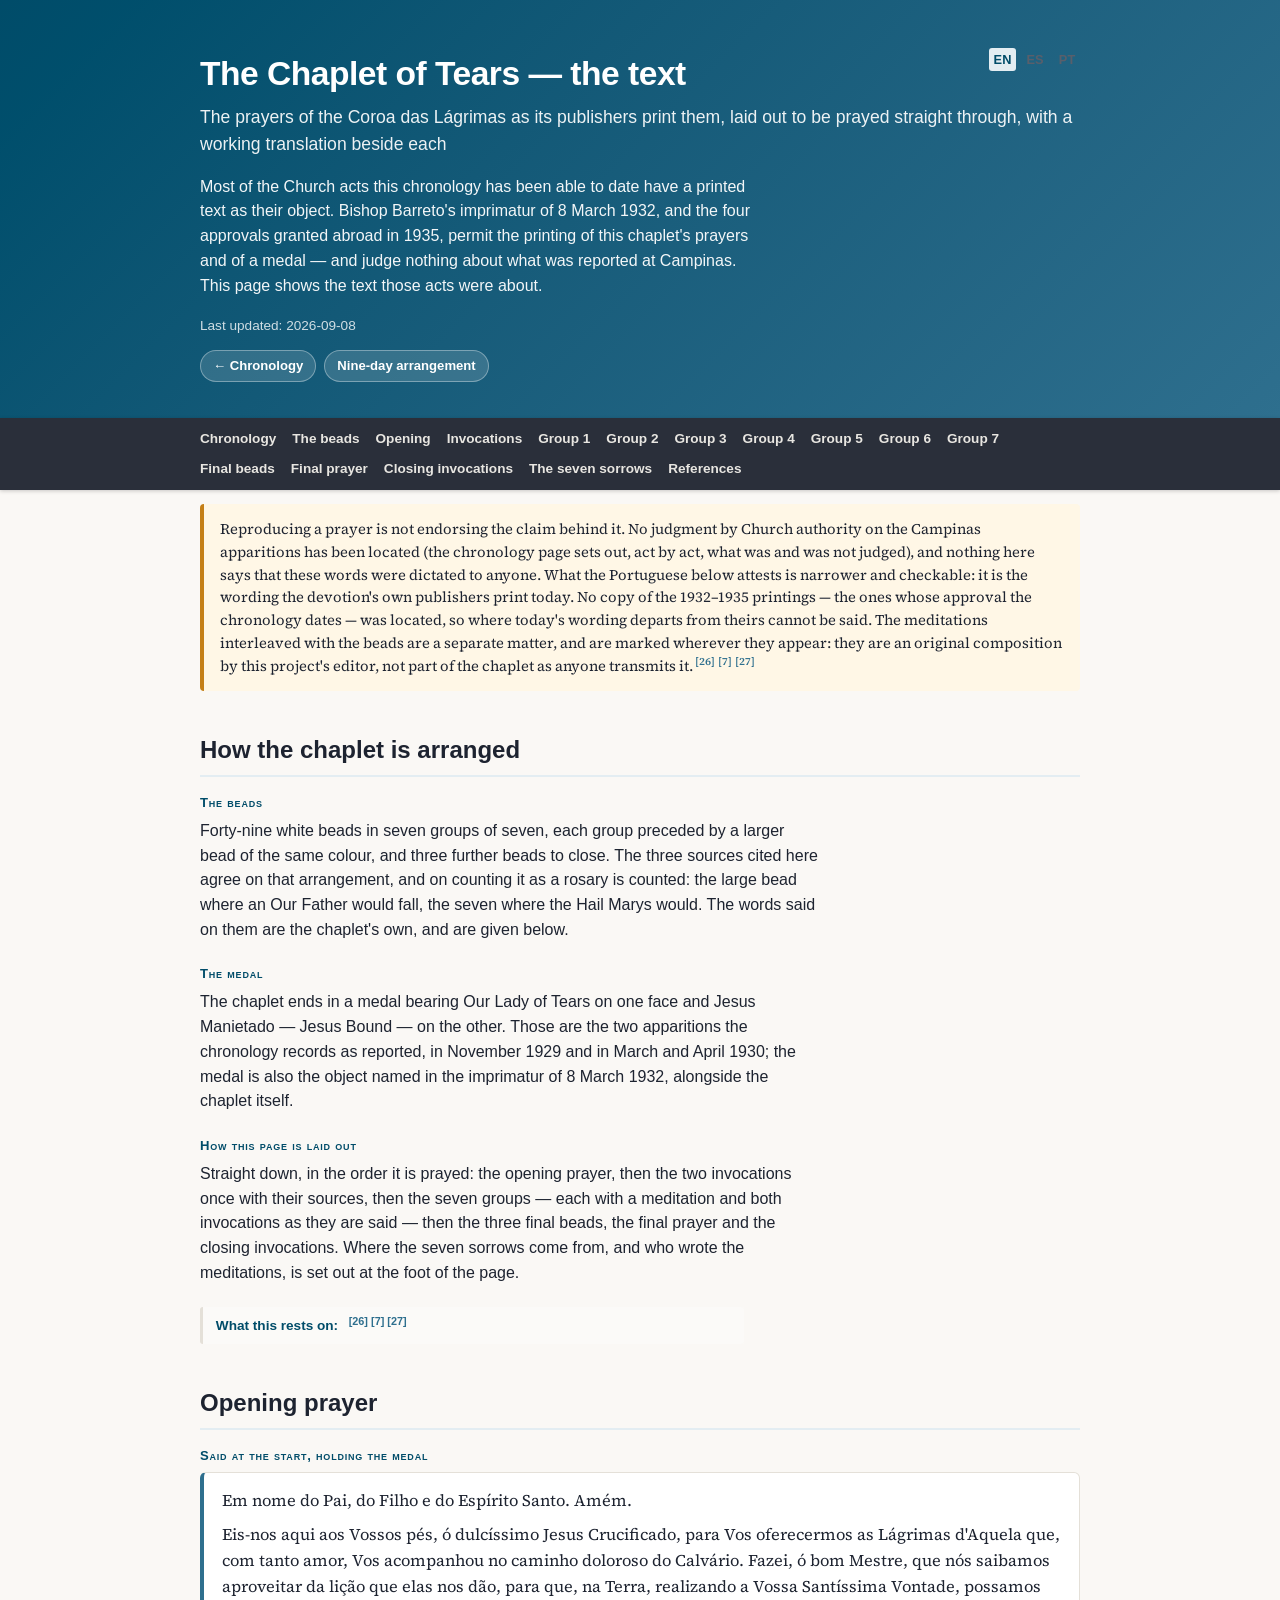
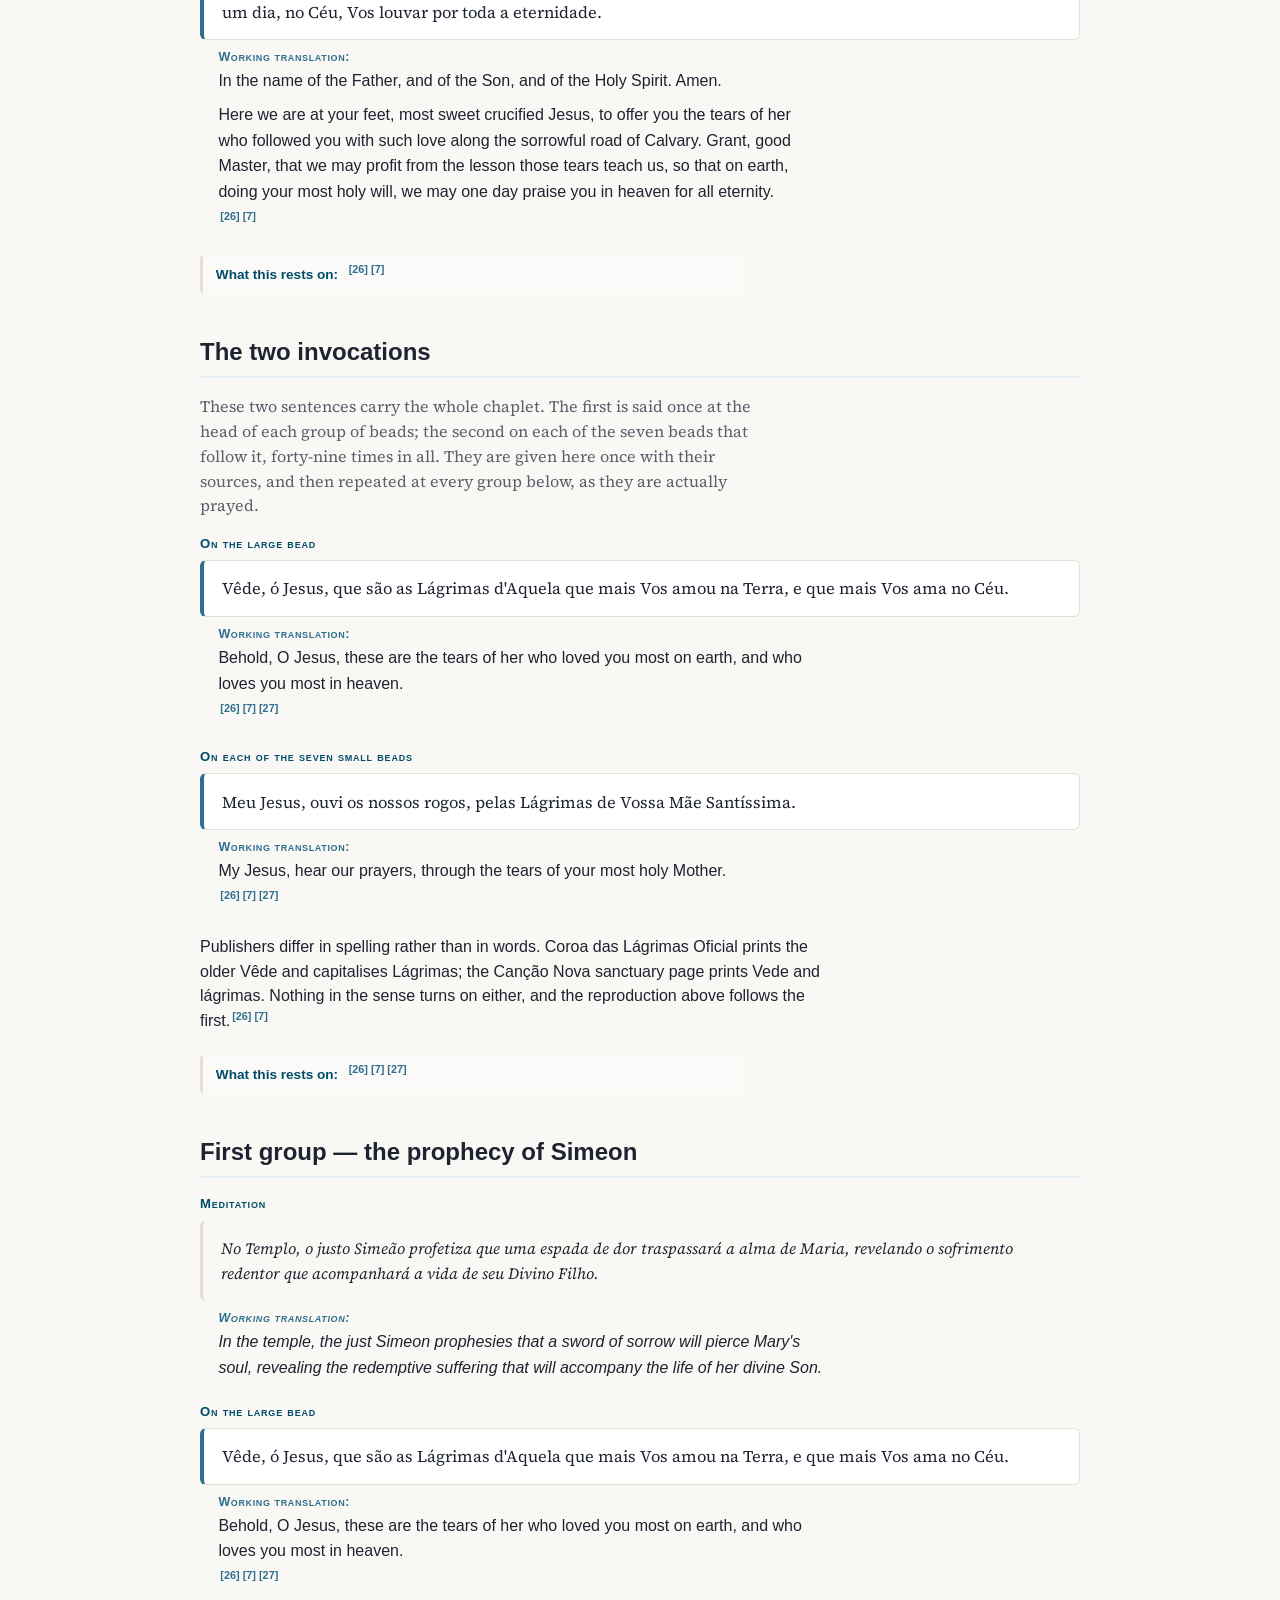
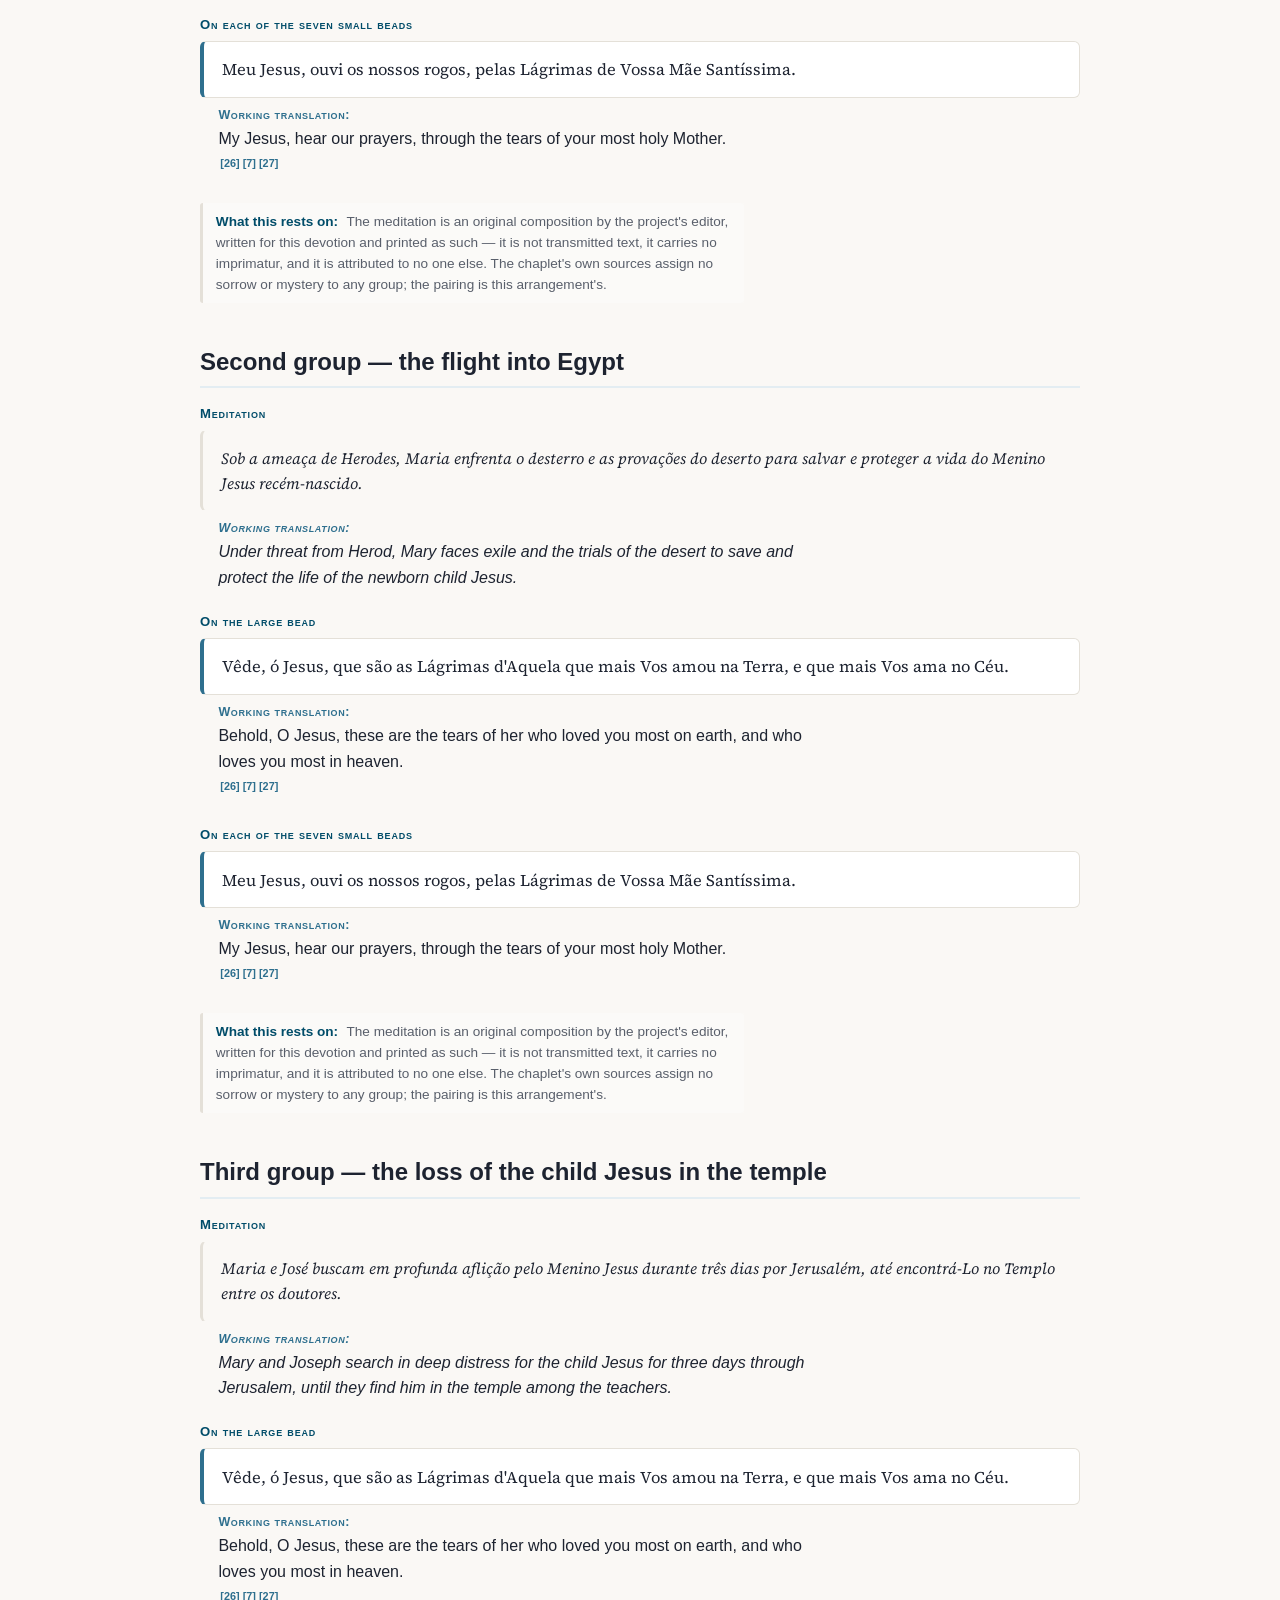
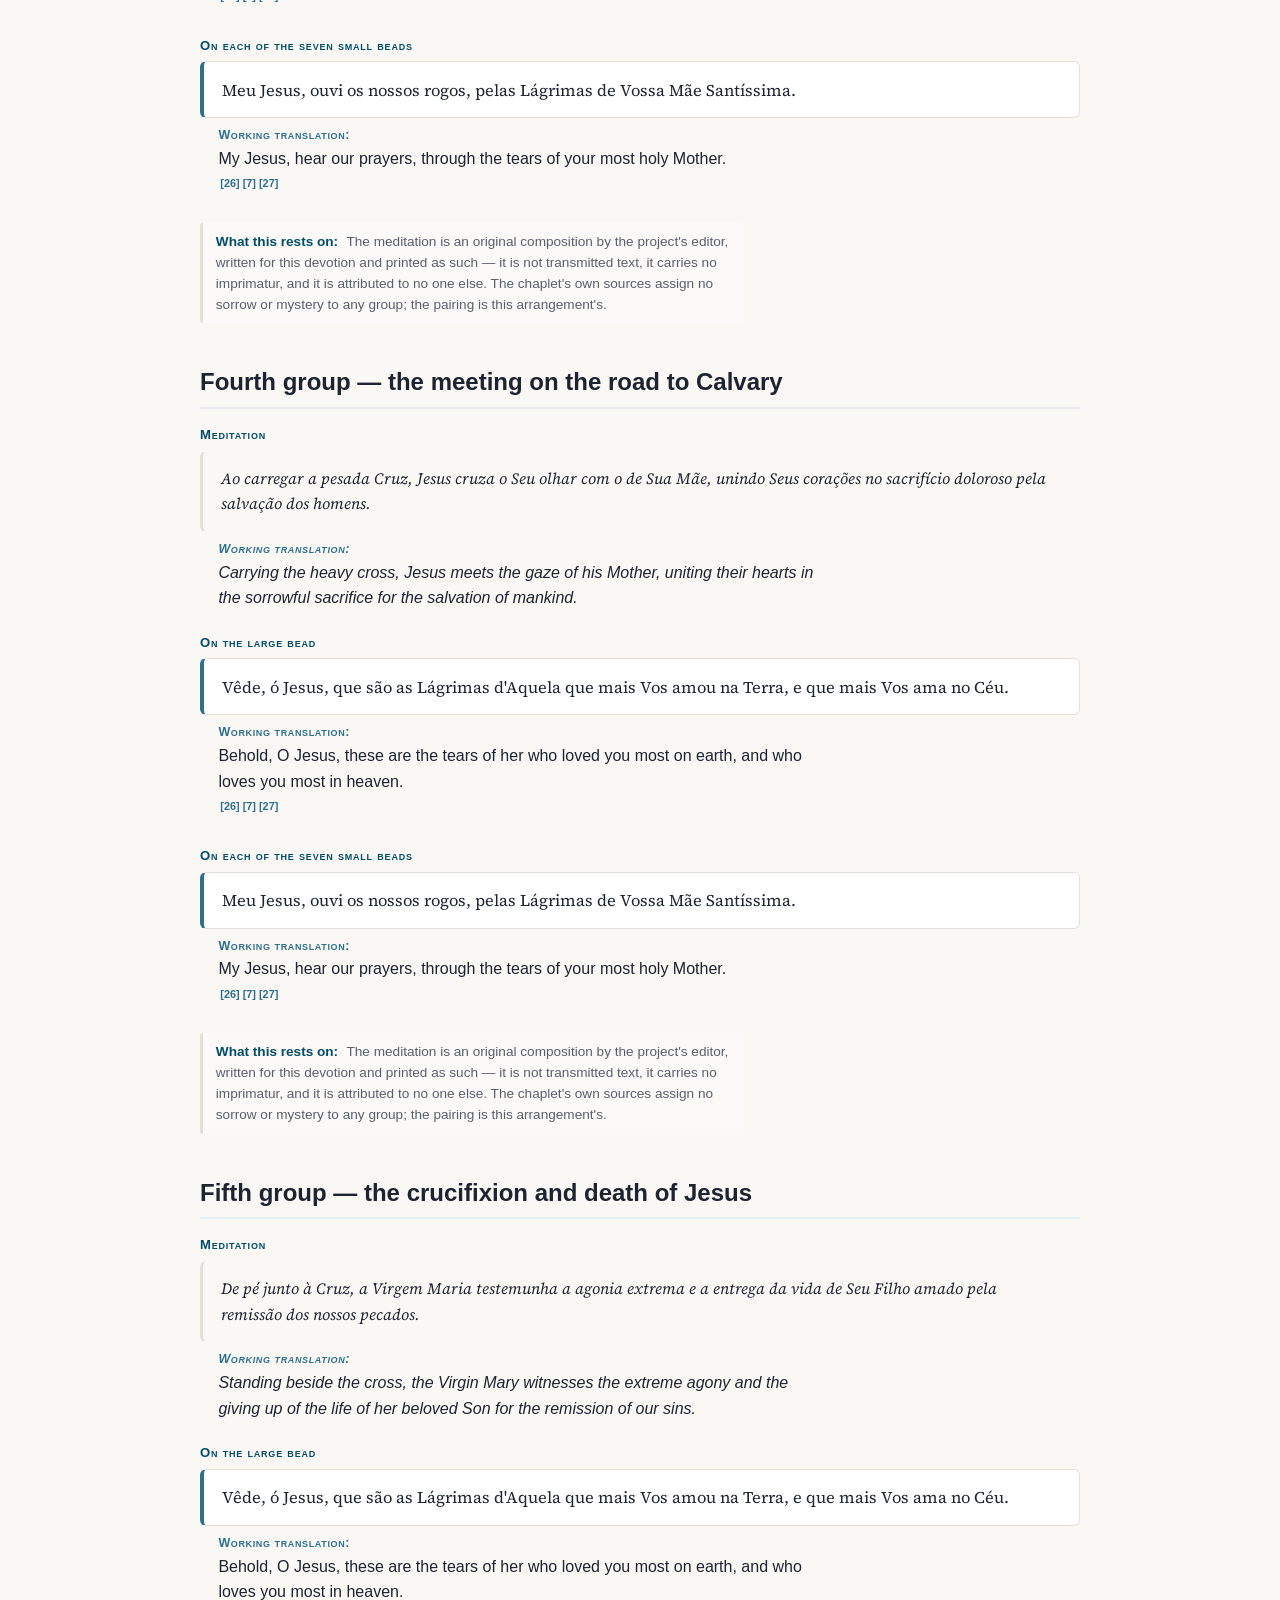
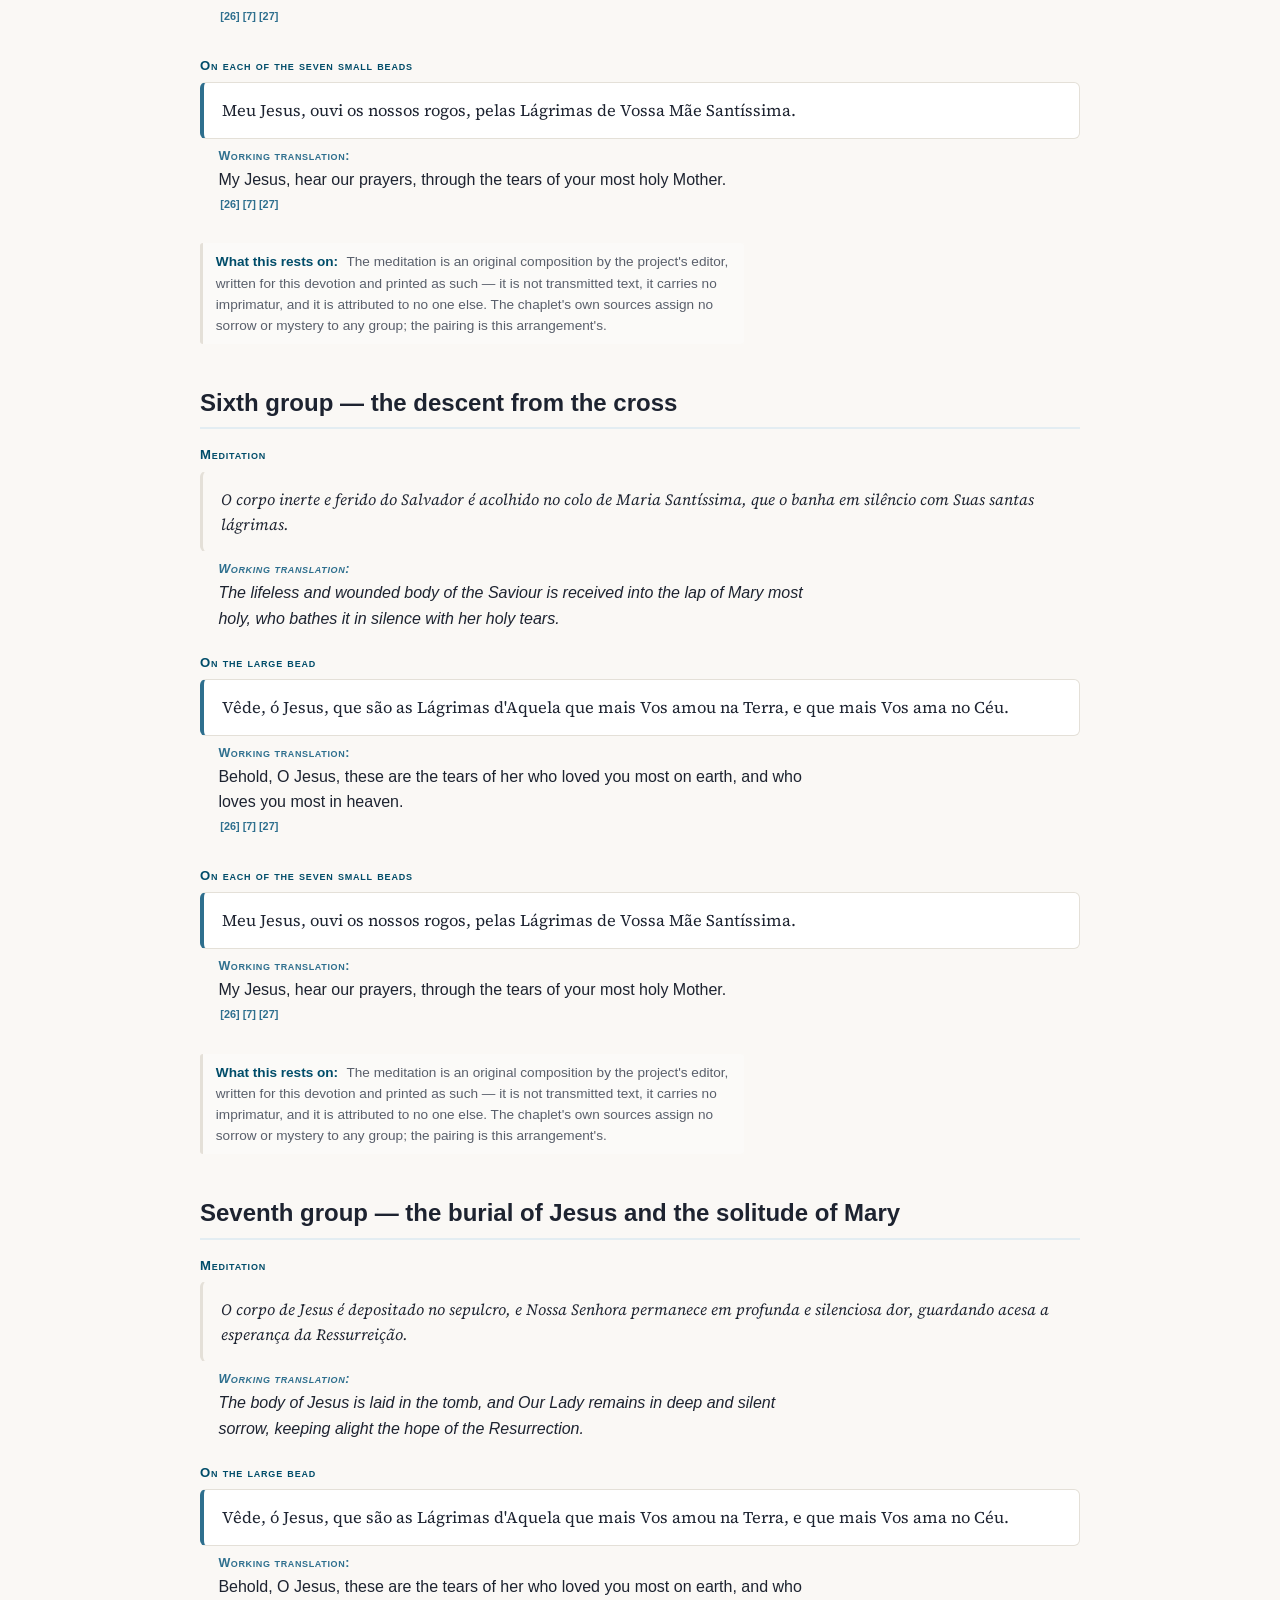
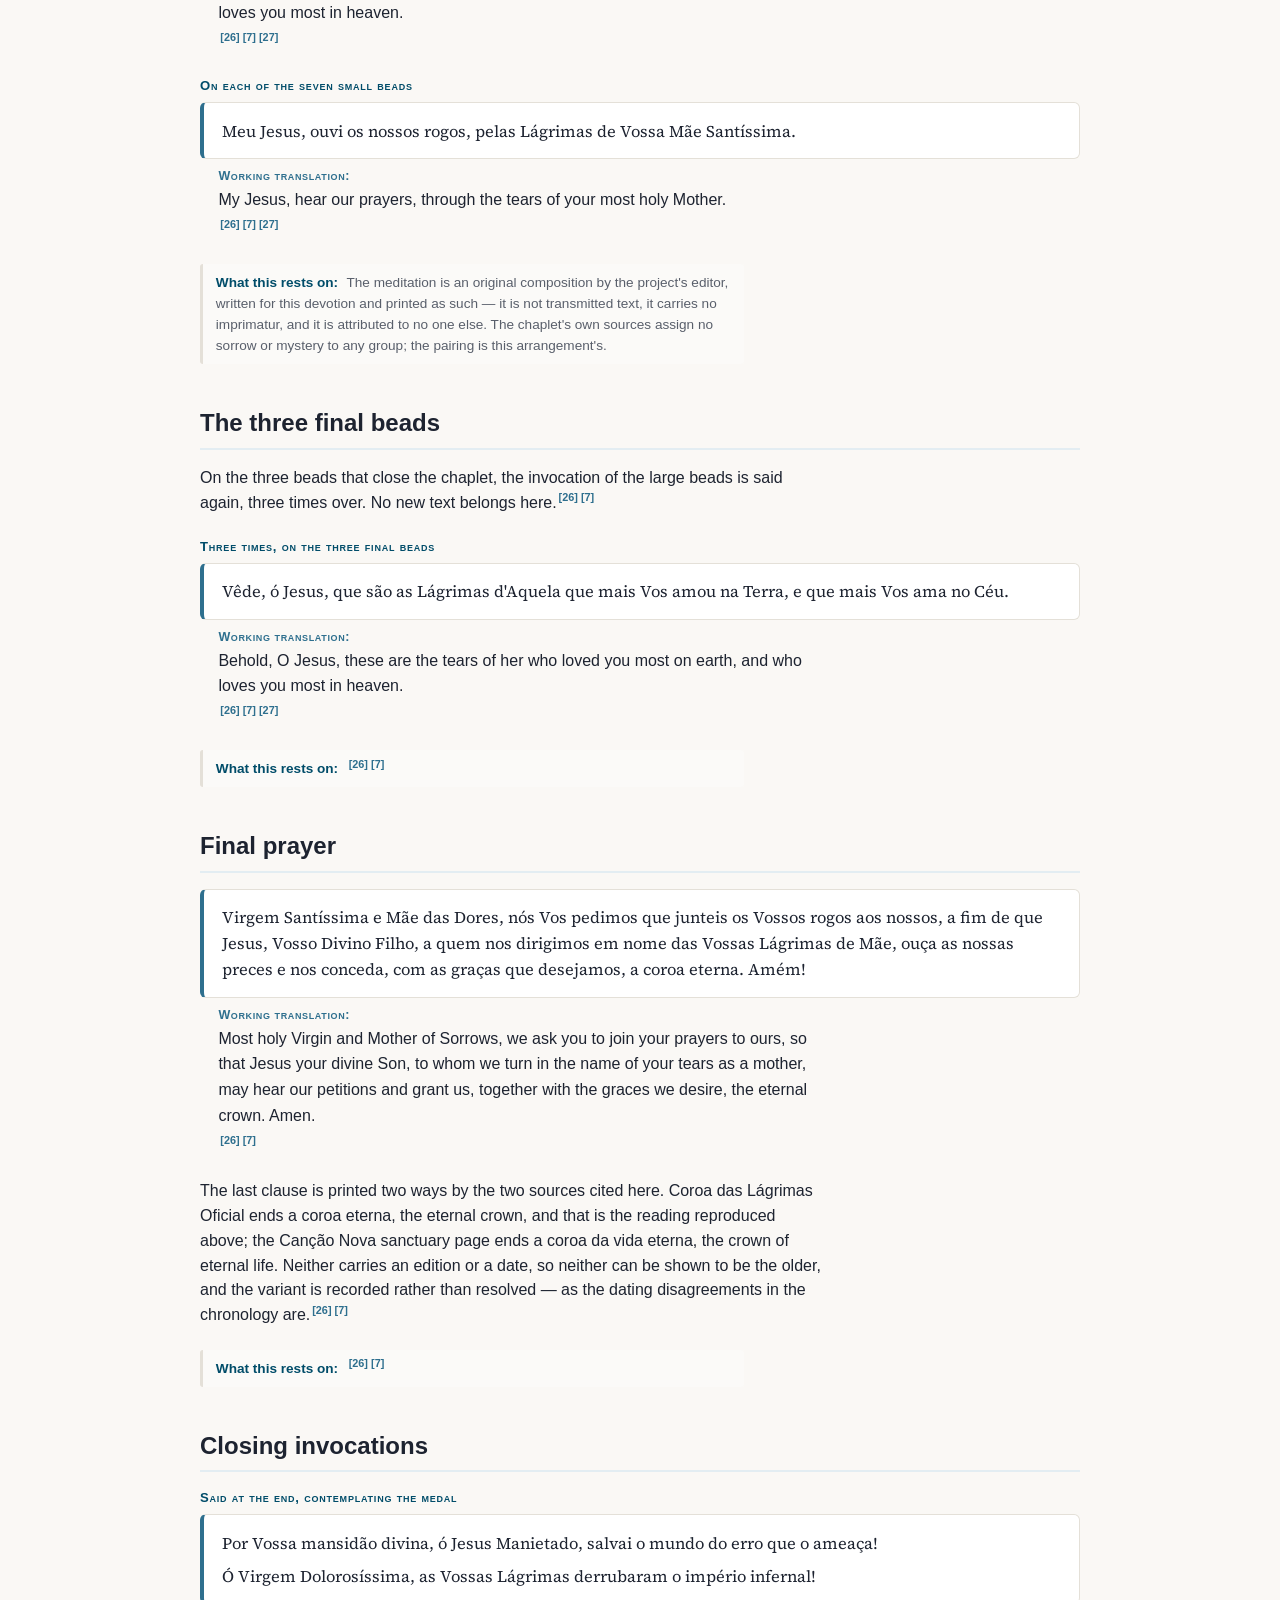
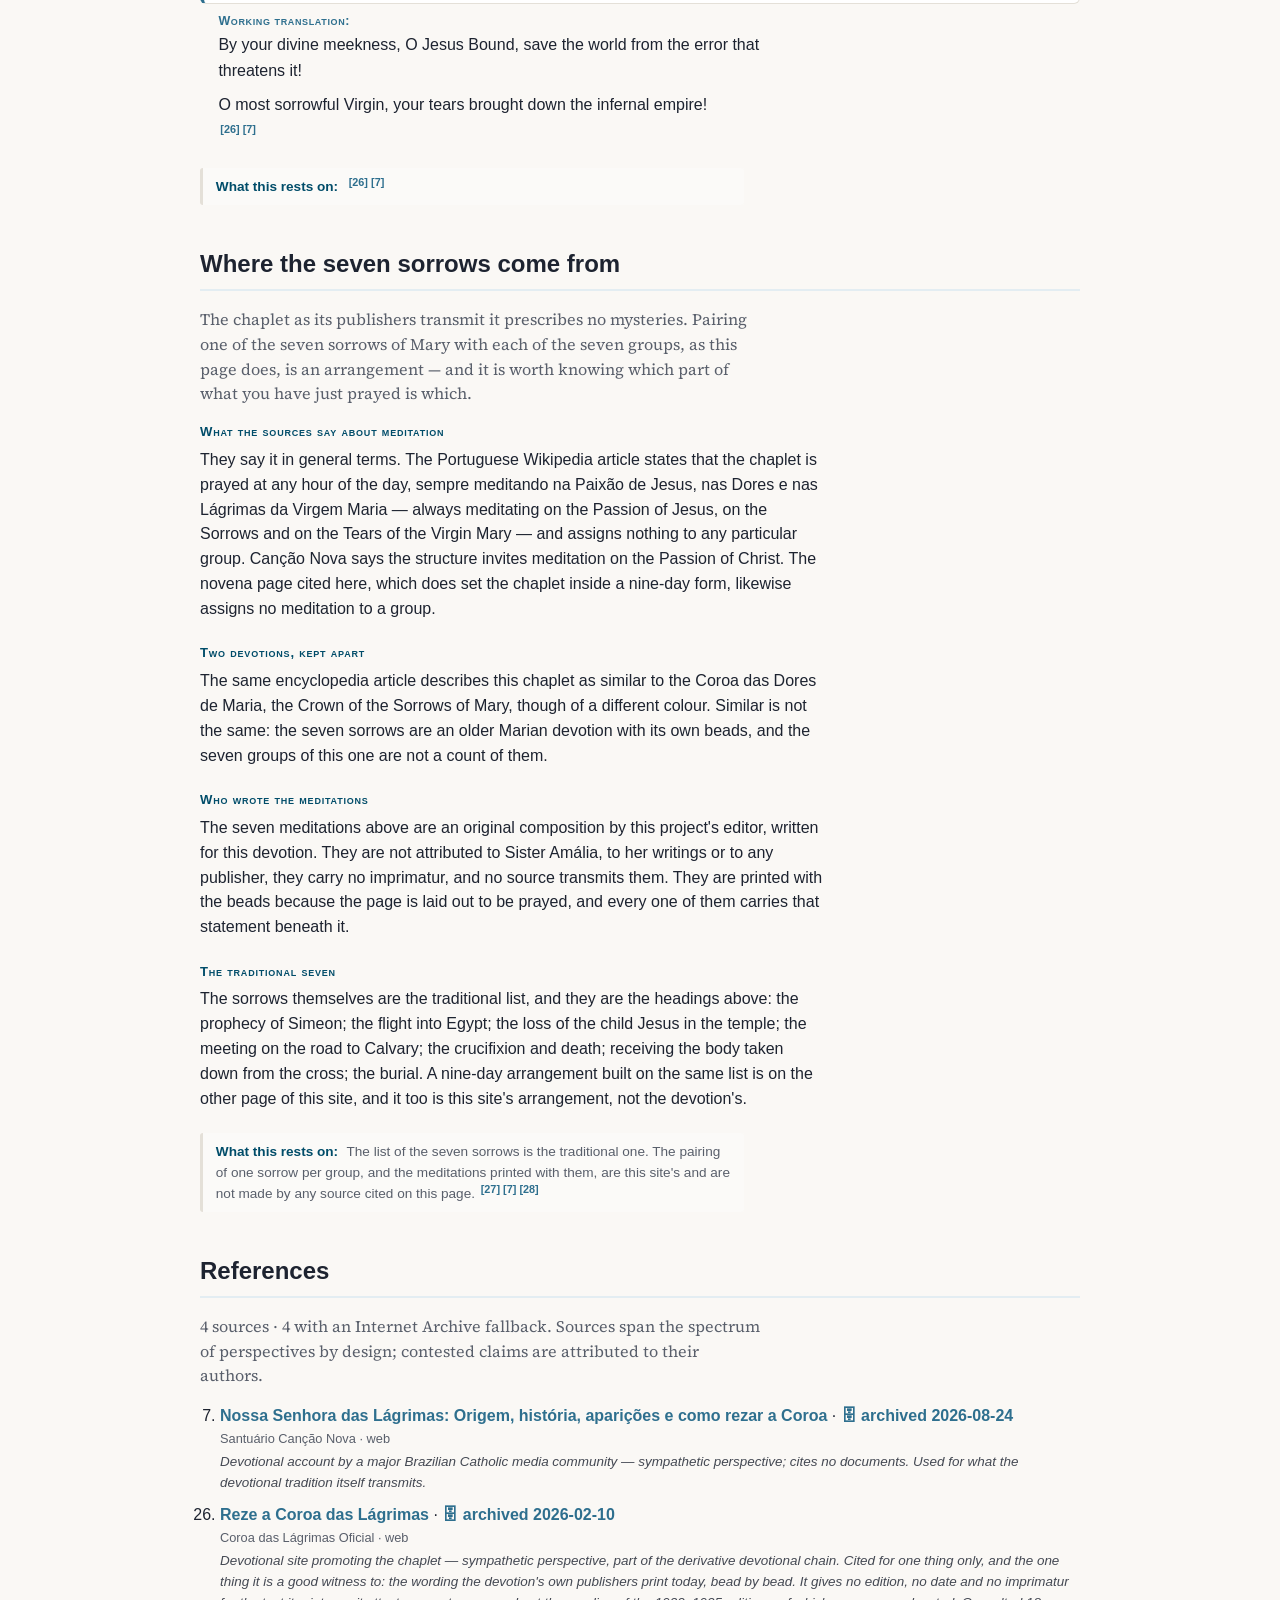
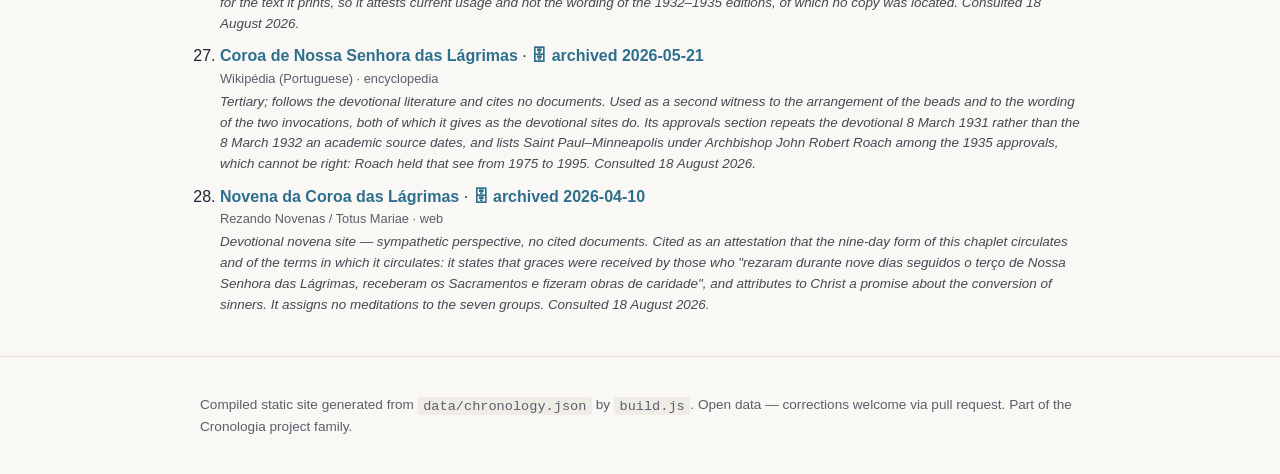
<file: docs/en/chaplet/index.html>
<!DOCTYPE html>
<html lang="en">
<head>
  <meta charset="utf-8">
  <meta name="viewport" content="width=device-width, initial-scale=1">
  <title>The Chaplet of Tears — the text</title>
  <meta name="description" content="The text of the Chaplet of Tears (Coroa/Terço das Lágrimas) in Portuguese with a working translation: the arrangement of the beads, the prayer said on each of them, and where each part comes from.">
  <!-- Google tag (gtag.js) -->
  <script async src="https://www.googletagmanager.com/gtag/js?id=G-R9LV1QZHVE"></script>
  <script>
    window.dataLayer = window.dataLayer || [];
    function gtag(){dataLayer.push(arguments);}
    gtag('js', new Date());
    gtag('config', 'G-R9LV1QZHVE');
  </script>
  <link rel="stylesheet" href="../../styles.css">
  <link rel="canonical" href="https://cronologia.github.io/lagrimas/en/chaplet/">
  <link rel="alternate" hreflang="en" href="https://cronologia.github.io/lagrimas/en/chaplet/">
  <link rel="alternate" hreflang="es" href="https://cronologia.github.io/lagrimas/es/chaplet/">
  <link rel="alternate" hreflang="pt" href="https://cronologia.github.io/lagrimas/pt/chaplet/">
  <link rel="alternate" hreflang="x-default" href="https://cronologia.github.io/lagrimas/">
  <meta property="og:type" content="website">
  <meta property="og:site_name" content="The Chaplet of Tears — the text">
  <meta property="og:locale" content="en_US">
  <meta property="og:title" content="The Chaplet of Tears — the text">
  <meta property="og:description" content="The text of the Chaplet of Tears (Coroa/Terço das Lágrimas) in Portuguese with a working translation: the arrangement of the beads, the prayer said on each of them, and where each part comes from.">
  <meta property="og:url" content="https://cronologia.github.io/lagrimas/en/chaplet/">
  <meta name="twitter:card" content="summary">
  <meta name="twitter:title" content="The Chaplet of Tears — the text">
  <meta name="twitter:description" content="The text of the Chaplet of Tears (Coroa/Terço das Lágrimas) in Portuguese with a working translation: the arrangement of the beads, the prayer said on each of them, and where each part comes from.">
  <script type="application/ld+json">
  {
    "@context": "https://schema.org",
    "@type": "WebPage",
    "name": "The Chaplet of Tears — the text",
    "description": "The text of the Chaplet of Tears (Coroa/Terço das Lágrimas) in Portuguese with a working translation: the arrangement of the beads, the prayer said on each of them, and where each part comes from.",
    "url": "https://cronologia.github.io/lagrimas/en/chaplet/",
    "inLanguage": "en"
  }
  </script>
</head>
<body>
  <header class="site-header">
    <div class="wrap">
      <nav class="lang-switch" aria-label="Language"><span class="lang-current" aria-current="true">EN</span><a href="../../es/chaplet/" hreflang="es">ES</a><a href="../../pt/chaplet/" hreflang="pt">PT</a></nav>
      <h1>The Chaplet of Tears — the text</h1>
      <p class="subtitle">The prayers of the Coroa das Lágrimas as its publishers print them, laid out to be prayed straight through, with a working translation beside each</p>
      <p class="lead">Most of the Church acts this chronology has been able to date have a printed text as their object. Bishop Barreto&#39;s imprimatur of 8 March 1932, and the four approvals granted abroad in 1935, permit the printing of this chaplet&#39;s prayers and of a medal — and judge nothing about what was reported at Campinas. This page shows the text those acts were about.</p>
      <p class="updated">Last updated: 2026-09-08</p>
      <div class="viz-chips">
        <a href="../">← Chronology</a>
        <a href="../novena/">Nine-day arrangement</a>
      </div>
    </div>
  </header>

  <nav class="site-nav">
    <div class="wrap">
      <a href="../">Chronology</a>
      <a href="#beads">The beads</a>
      <a href="#opening">Opening</a>
      <a href="#invocations">Invocations</a>
      <a href="#group-1">Group 1</a>
      <a href="#group-2">Group 2</a>
      <a href="#group-3">Group 3</a>
      <a href="#group-4">Group 4</a>
      <a href="#group-5">Group 5</a>
      <a href="#group-6">Group 6</a>
      <a href="#group-7">Group 7</a>
      <a href="#final-beads">Final beads</a>
      <a href="#final-prayer">Final prayer</a>
      <a href="#jaculatorias">Closing invocations</a>
      <a href="#sorrows">The seven sorrows</a>
      <a href="#references">References</a>
    </div>
  </nav>

  <main class="wrap">
    <p class="notice notice-attribution">Reproducing a prayer is not endorsing the claim behind it. No judgment by Church authority on the Campinas apparitions has been located (the chronology page sets out, act by act, what was and was not judged), and nothing here says that these words were dictated to anyone. What the Portuguese below attests is narrower and checkable: it is the wording the devotion&#39;s own publishers print today. No copy of the 1932–1935 printings — the ones whose approval the chronology dates — was located, so where today&#39;s wording departs from theirs cannot be said. The meditations interleaved with the beads are a separate matter, and are marked wherever they appear: they are an original composition by this project&#39;s editor, not part of the chaplet as anyone transmits it.<sup class="cite"><a href="#ref-26" title="Reference 26">[26]</a> <a href="#ref-7" title="Reference 7">[7]</a> <a href="#ref-27" title="Reference 27">[27]</a></sup></p>
    <section id="beads">
      <h2>How the chaplet is arranged</h2>
      <div class="prayer-block">
        <p class="prayer-label">The beads</p>
        <p class="prayer-prose">Forty-nine white beads in seven groups of seven, each group preceded by a larger bead of the same colour, and three further beads to close. The three sources cited here agree on that arrangement, and on counting it as a rosary is counted: the large bead where an Our Father would fall, the seven where the Hail Marys would. The words said on them are the chaplet&#39;s own, and are given below.</p>
      </div>
      <div class="prayer-block">
        <p class="prayer-label">The medal</p>
        <p class="prayer-prose">The chaplet ends in a medal bearing Our Lady of Tears on one face and Jesus Manietado — Jesus Bound — on the other. Those are the two apparitions the chronology records as reported, in November 1929 and in March and April 1930; the medal is also the object named in the imprimatur of 8 March 1932, alongside the chaplet itself.</p>
      </div>
      <div class="prayer-block">
        <p class="prayer-label">How this page is laid out</p>
        <p class="prayer-prose">Straight down, in the order it is prayed: the opening prayer, then the two invocations once with their sources, then the seven groups — each with a meditation and both invocations as they are said — then the three final beads, the final prayer and the closing invocations. Where the seven sorrows come from, and who wrote the meditations, is set out at the foot of the page.</p>
      </div>
      <p class="prayer-basis"><span class="prayer-basis-label">What this rests on:</span> <sup class="cite"><a href="#ref-26" title="Reference 26">[26]</a> <a href="#ref-7" title="Reference 7">[7]</a> <a href="#ref-27" title="Reference 27">[27]</a></sup></p>
    </section>

    <section id="opening">
      <h2>Opening prayer</h2>
      <div class="prayer-block">
        <p class="prayer-label">Said at the start, holding the medal</p>
        <blockquote class="prayer-original" lang="pt">
          <p>Em nome do Pai, do Filho e do Espírito Santo. Amém.</p>
          <p>Eis-nos aqui aos Vossos pés, ó dulcíssimo Jesus Crucificado, para Vos oferecermos as Lágrimas d&#39;Aquela que, com tanto amor, Vos acompanhou no caminho doloroso do Calvário. Fazei, ó bom Mestre, que nós saibamos aproveitar da lição que elas nos dão, para que, na Terra, realizando a Vossa Santíssima Vontade, possamos um dia, no Céu, Vos louvar por toda a eternidade.</p>
        </blockquote>
        <p class="prayer-gloss"><span class="prayer-gloss-label">Working translation:</span> In the name of the Father, and of the Son, and of the Holy Spirit. Amen.</p>
        <p class="prayer-gloss">Here we are at your feet, most sweet crucified Jesus, to offer you the tears of her who followed you with such love along the sorrowful road of Calvary. Grant, good Master, that we may profit from the lesson those tears teach us, so that on earth, doing your most holy will, we may one day praise you in heaven for all eternity.</p>
        <p class="prayer-cites"><sup class="cite"><a href="#ref-26" title="Reference 26">[26]</a> <a href="#ref-7" title="Reference 7">[7]</a></sup></p>
      </div>
      <p class="prayer-basis"><span class="prayer-basis-label">What this rests on:</span> <sup class="cite"><a href="#ref-26" title="Reference 26">[26]</a> <a href="#ref-7" title="Reference 7">[7]</a></sup></p>
    </section>

    <section id="invocations">
      <h2>The two invocations</h2>
      <p class="section-intro">These two sentences carry the whole chaplet. The first is said once at the head of each group of beads; the second on each of the seven beads that follow it, forty-nine times in all. They are given here once with their sources, and then repeated at every group below, as they are actually prayed.</p>
      <div class="prayer-block">
        <p class="prayer-label">On the large bead</p>
        <blockquote class="prayer-original" lang="pt">
          <p>Vêde, ó Jesus, que são as Lágrimas d&#39;Aquela que mais Vos amou na Terra, e que mais Vos ama no Céu.</p>
        </blockquote>
        <p class="prayer-gloss"><span class="prayer-gloss-label">Working translation:</span> Behold, O Jesus, these are the tears of her who loved you most on earth, and who loves you most in heaven.</p>
        <p class="prayer-cites"><sup class="cite"><a href="#ref-26" title="Reference 26">[26]</a> <a href="#ref-7" title="Reference 7">[7]</a> <a href="#ref-27" title="Reference 27">[27]</a></sup></p>
      </div>
      <div class="prayer-block">
        <p class="prayer-label">On each of the seven small beads</p>
        <blockquote class="prayer-original" lang="pt">
          <p>Meu Jesus, ouvi os nossos rogos, pelas Lágrimas de Vossa Mãe Santíssima.</p>
        </blockquote>
        <p class="prayer-gloss"><span class="prayer-gloss-label">Working translation:</span> My Jesus, hear our prayers, through the tears of your most holy Mother.</p>
        <p class="prayer-cites"><sup class="cite"><a href="#ref-26" title="Reference 26">[26]</a> <a href="#ref-7" title="Reference 7">[7]</a> <a href="#ref-27" title="Reference 27">[27]</a></sup></p>
      </div>
      <div class="prayer-block">
        <p class="prayer-prose">Publishers differ in spelling rather than in words. Coroa das Lágrimas Oficial prints the older Vêde and capitalises Lágrimas; the Canção Nova sanctuary page prints Vede and lágrimas. Nothing in the sense turns on either, and the reproduction above follows the first.<sup class="cite"><a href="#ref-26" title="Reference 26">[26]</a> <a href="#ref-7" title="Reference 7">[7]</a></sup></p>
      </div>
      <p class="prayer-basis"><span class="prayer-basis-label">What this rests on:</span> <sup class="cite"><a href="#ref-26" title="Reference 26">[26]</a> <a href="#ref-7" title="Reference 7">[7]</a> <a href="#ref-27" title="Reference 27">[27]</a></sup></p>
    </section>

    <section id="group-1">
      <h2>First group — the prophecy of Simeon</h2>
      <div class="prayer-block">
        <p class="prayer-label">Meditation</p>
        <blockquote class="prayer-original prayer-meditation" lang="pt">
          <p>No Templo, o justo Simeão profetiza que uma espada de dor traspassará a alma de Maria, revelando o sofrimento redentor que acompanhará a vida de seu Divino Filho.</p>
        </blockquote>
        <p class="prayer-gloss"><span class="prayer-gloss-label">Working translation:</span> In the temple, the just Simeon prophesies that a sword of sorrow will pierce Mary&#39;s soul, revealing the redemptive suffering that will accompany the life of her divine Son.</p>
      </div>
      <div class="prayer-block">
        <p class="prayer-label">On the large bead</p>
        <blockquote class="prayer-original" lang="pt">
          <p>Vêde, ó Jesus, que são as Lágrimas d&#39;Aquela que mais Vos amou na Terra, e que mais Vos ama no Céu.</p>
        </blockquote>
        <p class="prayer-gloss"><span class="prayer-gloss-label">Working translation:</span> Behold, O Jesus, these are the tears of her who loved you most on earth, and who loves you most in heaven.</p>
        <p class="prayer-cites"><sup class="cite"><a href="#ref-26" title="Reference 26">[26]</a> <a href="#ref-7" title="Reference 7">[7]</a> <a href="#ref-27" title="Reference 27">[27]</a></sup></p>
      </div>
      <div class="prayer-block">
        <p class="prayer-label">On each of the seven small beads</p>
        <blockquote class="prayer-original" lang="pt">
          <p>Meu Jesus, ouvi os nossos rogos, pelas Lágrimas de Vossa Mãe Santíssima.</p>
        </blockquote>
        <p class="prayer-gloss"><span class="prayer-gloss-label">Working translation:</span> My Jesus, hear our prayers, through the tears of your most holy Mother.</p>
        <p class="prayer-cites"><sup class="cite"><a href="#ref-26" title="Reference 26">[26]</a> <a href="#ref-7" title="Reference 7">[7]</a> <a href="#ref-27" title="Reference 27">[27]</a></sup></p>
      </div>
      <p class="prayer-basis"><span class="prayer-basis-label">What this rests on:</span> The meditation is an original composition by the project&#39;s editor, written for this devotion and printed as such — it is not transmitted text, it carries no imprimatur, and it is attributed to no one else. The chaplet&#39;s own sources assign no sorrow or mystery to any group; the pairing is this arrangement&#39;s.</p>
    </section>

    <section id="group-2">
      <h2>Second group — the flight into Egypt</h2>
      <div class="prayer-block">
        <p class="prayer-label">Meditation</p>
        <blockquote class="prayer-original prayer-meditation" lang="pt">
          <p>Sob a ameaça de Herodes, Maria enfrenta o desterro e as provações do deserto para salvar e proteger a vida do Menino Jesus recém-nascido.</p>
        </blockquote>
        <p class="prayer-gloss"><span class="prayer-gloss-label">Working translation:</span> Under threat from Herod, Mary faces exile and the trials of the desert to save and protect the life of the newborn child Jesus.</p>
      </div>
      <div class="prayer-block">
        <p class="prayer-label">On the large bead</p>
        <blockquote class="prayer-original" lang="pt">
          <p>Vêde, ó Jesus, que são as Lágrimas d&#39;Aquela que mais Vos amou na Terra, e que mais Vos ama no Céu.</p>
        </blockquote>
        <p class="prayer-gloss"><span class="prayer-gloss-label">Working translation:</span> Behold, O Jesus, these are the tears of her who loved you most on earth, and who loves you most in heaven.</p>
        <p class="prayer-cites"><sup class="cite"><a href="#ref-26" title="Reference 26">[26]</a> <a href="#ref-7" title="Reference 7">[7]</a> <a href="#ref-27" title="Reference 27">[27]</a></sup></p>
      </div>
      <div class="prayer-block">
        <p class="prayer-label">On each of the seven small beads</p>
        <blockquote class="prayer-original" lang="pt">
          <p>Meu Jesus, ouvi os nossos rogos, pelas Lágrimas de Vossa Mãe Santíssima.</p>
        </blockquote>
        <p class="prayer-gloss"><span class="prayer-gloss-label">Working translation:</span> My Jesus, hear our prayers, through the tears of your most holy Mother.</p>
        <p class="prayer-cites"><sup class="cite"><a href="#ref-26" title="Reference 26">[26]</a> <a href="#ref-7" title="Reference 7">[7]</a> <a href="#ref-27" title="Reference 27">[27]</a></sup></p>
      </div>
      <p class="prayer-basis"><span class="prayer-basis-label">What this rests on:</span> The meditation is an original composition by the project&#39;s editor, written for this devotion and printed as such — it is not transmitted text, it carries no imprimatur, and it is attributed to no one else. The chaplet&#39;s own sources assign no sorrow or mystery to any group; the pairing is this arrangement&#39;s.</p>
    </section>

    <section id="group-3">
      <h2>Third group — the loss of the child Jesus in the temple</h2>
      <div class="prayer-block">
        <p class="prayer-label">Meditation</p>
        <blockquote class="prayer-original prayer-meditation" lang="pt">
          <p>Maria e José buscam em profunda aflição pelo Menino Jesus durante três dias por Jerusalém, até encontrá-Lo no Templo entre os doutores.</p>
        </blockquote>
        <p class="prayer-gloss"><span class="prayer-gloss-label">Working translation:</span> Mary and Joseph search in deep distress for the child Jesus for three days through Jerusalem, until they find him in the temple among the teachers.</p>
      </div>
      <div class="prayer-block">
        <p class="prayer-label">On the large bead</p>
        <blockquote class="prayer-original" lang="pt">
          <p>Vêde, ó Jesus, que são as Lágrimas d&#39;Aquela que mais Vos amou na Terra, e que mais Vos ama no Céu.</p>
        </blockquote>
        <p class="prayer-gloss"><span class="prayer-gloss-label">Working translation:</span> Behold, O Jesus, these are the tears of her who loved you most on earth, and who loves you most in heaven.</p>
        <p class="prayer-cites"><sup class="cite"><a href="#ref-26" title="Reference 26">[26]</a> <a href="#ref-7" title="Reference 7">[7]</a> <a href="#ref-27" title="Reference 27">[27]</a></sup></p>
      </div>
      <div class="prayer-block">
        <p class="prayer-label">On each of the seven small beads</p>
        <blockquote class="prayer-original" lang="pt">
          <p>Meu Jesus, ouvi os nossos rogos, pelas Lágrimas de Vossa Mãe Santíssima.</p>
        </blockquote>
        <p class="prayer-gloss"><span class="prayer-gloss-label">Working translation:</span> My Jesus, hear our prayers, through the tears of your most holy Mother.</p>
        <p class="prayer-cites"><sup class="cite"><a href="#ref-26" title="Reference 26">[26]</a> <a href="#ref-7" title="Reference 7">[7]</a> <a href="#ref-27" title="Reference 27">[27]</a></sup></p>
      </div>
      <p class="prayer-basis"><span class="prayer-basis-label">What this rests on:</span> The meditation is an original composition by the project&#39;s editor, written for this devotion and printed as such — it is not transmitted text, it carries no imprimatur, and it is attributed to no one else. The chaplet&#39;s own sources assign no sorrow or mystery to any group; the pairing is this arrangement&#39;s.</p>
    </section>

    <section id="group-4">
      <h2>Fourth group — the meeting on the road to Calvary</h2>
      <div class="prayer-block">
        <p class="prayer-label">Meditation</p>
        <blockquote class="prayer-original prayer-meditation" lang="pt">
          <p>Ao carregar a pesada Cruz, Jesus cruza o Seu olhar com o de Sua Mãe, unindo Seus corações no sacrifício doloroso pela salvação dos homens.</p>
        </blockquote>
        <p class="prayer-gloss"><span class="prayer-gloss-label">Working translation:</span> Carrying the heavy cross, Jesus meets the gaze of his Mother, uniting their hearts in the sorrowful sacrifice for the salvation of mankind.</p>
      </div>
      <div class="prayer-block">
        <p class="prayer-label">On the large bead</p>
        <blockquote class="prayer-original" lang="pt">
          <p>Vêde, ó Jesus, que são as Lágrimas d&#39;Aquela que mais Vos amou na Terra, e que mais Vos ama no Céu.</p>
        </blockquote>
        <p class="prayer-gloss"><span class="prayer-gloss-label">Working translation:</span> Behold, O Jesus, these are the tears of her who loved you most on earth, and who loves you most in heaven.</p>
        <p class="prayer-cites"><sup class="cite"><a href="#ref-26" title="Reference 26">[26]</a> <a href="#ref-7" title="Reference 7">[7]</a> <a href="#ref-27" title="Reference 27">[27]</a></sup></p>
      </div>
      <div class="prayer-block">
        <p class="prayer-label">On each of the seven small beads</p>
        <blockquote class="prayer-original" lang="pt">
          <p>Meu Jesus, ouvi os nossos rogos, pelas Lágrimas de Vossa Mãe Santíssima.</p>
        </blockquote>
        <p class="prayer-gloss"><span class="prayer-gloss-label">Working translation:</span> My Jesus, hear our prayers, through the tears of your most holy Mother.</p>
        <p class="prayer-cites"><sup class="cite"><a href="#ref-26" title="Reference 26">[26]</a> <a href="#ref-7" title="Reference 7">[7]</a> <a href="#ref-27" title="Reference 27">[27]</a></sup></p>
      </div>
      <p class="prayer-basis"><span class="prayer-basis-label">What this rests on:</span> The meditation is an original composition by the project&#39;s editor, written for this devotion and printed as such — it is not transmitted text, it carries no imprimatur, and it is attributed to no one else. The chaplet&#39;s own sources assign no sorrow or mystery to any group; the pairing is this arrangement&#39;s.</p>
    </section>

    <section id="group-5">
      <h2>Fifth group — the crucifixion and death of Jesus</h2>
      <div class="prayer-block">
        <p class="prayer-label">Meditation</p>
        <blockquote class="prayer-original prayer-meditation" lang="pt">
          <p>De pé junto à Cruz, a Virgem Maria testemunha a agonia extrema e a entrega da vida de Seu Filho amado pela remissão dos nossos pecados.</p>
        </blockquote>
        <p class="prayer-gloss"><span class="prayer-gloss-label">Working translation:</span> Standing beside the cross, the Virgin Mary witnesses the extreme agony and the giving up of the life of her beloved Son for the remission of our sins.</p>
      </div>
      <div class="prayer-block">
        <p class="prayer-label">On the large bead</p>
        <blockquote class="prayer-original" lang="pt">
          <p>Vêde, ó Jesus, que são as Lágrimas d&#39;Aquela que mais Vos amou na Terra, e que mais Vos ama no Céu.</p>
        </blockquote>
        <p class="prayer-gloss"><span class="prayer-gloss-label">Working translation:</span> Behold, O Jesus, these are the tears of her who loved you most on earth, and who loves you most in heaven.</p>
        <p class="prayer-cites"><sup class="cite"><a href="#ref-26" title="Reference 26">[26]</a> <a href="#ref-7" title="Reference 7">[7]</a> <a href="#ref-27" title="Reference 27">[27]</a></sup></p>
      </div>
      <div class="prayer-block">
        <p class="prayer-label">On each of the seven small beads</p>
        <blockquote class="prayer-original" lang="pt">
          <p>Meu Jesus, ouvi os nossos rogos, pelas Lágrimas de Vossa Mãe Santíssima.</p>
        </blockquote>
        <p class="prayer-gloss"><span class="prayer-gloss-label">Working translation:</span> My Jesus, hear our prayers, through the tears of your most holy Mother.</p>
        <p class="prayer-cites"><sup class="cite"><a href="#ref-26" title="Reference 26">[26]</a> <a href="#ref-7" title="Reference 7">[7]</a> <a href="#ref-27" title="Reference 27">[27]</a></sup></p>
      </div>
      <p class="prayer-basis"><span class="prayer-basis-label">What this rests on:</span> The meditation is an original composition by the project&#39;s editor, written for this devotion and printed as such — it is not transmitted text, it carries no imprimatur, and it is attributed to no one else. The chaplet&#39;s own sources assign no sorrow or mystery to any group; the pairing is this arrangement&#39;s.</p>
    </section>

    <section id="group-6">
      <h2>Sixth group — the descent from the cross</h2>
      <div class="prayer-block">
        <p class="prayer-label">Meditation</p>
        <blockquote class="prayer-original prayer-meditation" lang="pt">
          <p>O corpo inerte e ferido do Salvador é acolhido no colo de Maria Santíssima, que o banha em silêncio com Suas santas lágrimas.</p>
        </blockquote>
        <p class="prayer-gloss"><span class="prayer-gloss-label">Working translation:</span> The lifeless and wounded body of the Saviour is received into the lap of Mary most holy, who bathes it in silence with her holy tears.</p>
      </div>
      <div class="prayer-block">
        <p class="prayer-label">On the large bead</p>
        <blockquote class="prayer-original" lang="pt">
          <p>Vêde, ó Jesus, que são as Lágrimas d&#39;Aquela que mais Vos amou na Terra, e que mais Vos ama no Céu.</p>
        </blockquote>
        <p class="prayer-gloss"><span class="prayer-gloss-label">Working translation:</span> Behold, O Jesus, these are the tears of her who loved you most on earth, and who loves you most in heaven.</p>
        <p class="prayer-cites"><sup class="cite"><a href="#ref-26" title="Reference 26">[26]</a> <a href="#ref-7" title="Reference 7">[7]</a> <a href="#ref-27" title="Reference 27">[27]</a></sup></p>
      </div>
      <div class="prayer-block">
        <p class="prayer-label">On each of the seven small beads</p>
        <blockquote class="prayer-original" lang="pt">
          <p>Meu Jesus, ouvi os nossos rogos, pelas Lágrimas de Vossa Mãe Santíssima.</p>
        </blockquote>
        <p class="prayer-gloss"><span class="prayer-gloss-label">Working translation:</span> My Jesus, hear our prayers, through the tears of your most holy Mother.</p>
        <p class="prayer-cites"><sup class="cite"><a href="#ref-26" title="Reference 26">[26]</a> <a href="#ref-7" title="Reference 7">[7]</a> <a href="#ref-27" title="Reference 27">[27]</a></sup></p>
      </div>
      <p class="prayer-basis"><span class="prayer-basis-label">What this rests on:</span> The meditation is an original composition by the project&#39;s editor, written for this devotion and printed as such — it is not transmitted text, it carries no imprimatur, and it is attributed to no one else. The chaplet&#39;s own sources assign no sorrow or mystery to any group; the pairing is this arrangement&#39;s.</p>
    </section>

    <section id="group-7">
      <h2>Seventh group — the burial of Jesus and the solitude of Mary</h2>
      <div class="prayer-block">
        <p class="prayer-label">Meditation</p>
        <blockquote class="prayer-original prayer-meditation" lang="pt">
          <p>O corpo de Jesus é depositado no sepulcro, e Nossa Senhora permanece em profunda e silenciosa dor, guardando acesa a esperança da Ressurreição.</p>
        </blockquote>
        <p class="prayer-gloss"><span class="prayer-gloss-label">Working translation:</span> The body of Jesus is laid in the tomb, and Our Lady remains in deep and silent sorrow, keeping alight the hope of the Resurrection.</p>
      </div>
      <div class="prayer-block">
        <p class="prayer-label">On the large bead</p>
        <blockquote class="prayer-original" lang="pt">
          <p>Vêde, ó Jesus, que são as Lágrimas d&#39;Aquela que mais Vos amou na Terra, e que mais Vos ama no Céu.</p>
        </blockquote>
        <p class="prayer-gloss"><span class="prayer-gloss-label">Working translation:</span> Behold, O Jesus, these are the tears of her who loved you most on earth, and who loves you most in heaven.</p>
        <p class="prayer-cites"><sup class="cite"><a href="#ref-26" title="Reference 26">[26]</a> <a href="#ref-7" title="Reference 7">[7]</a> <a href="#ref-27" title="Reference 27">[27]</a></sup></p>
      </div>
      <div class="prayer-block">
        <p class="prayer-label">On each of the seven small beads</p>
        <blockquote class="prayer-original" lang="pt">
          <p>Meu Jesus, ouvi os nossos rogos, pelas Lágrimas de Vossa Mãe Santíssima.</p>
        </blockquote>
        <p class="prayer-gloss"><span class="prayer-gloss-label">Working translation:</span> My Jesus, hear our prayers, through the tears of your most holy Mother.</p>
        <p class="prayer-cites"><sup class="cite"><a href="#ref-26" title="Reference 26">[26]</a> <a href="#ref-7" title="Reference 7">[7]</a> <a href="#ref-27" title="Reference 27">[27]</a></sup></p>
      </div>
      <p class="prayer-basis"><span class="prayer-basis-label">What this rests on:</span> The meditation is an original composition by the project&#39;s editor, written for this devotion and printed as such — it is not transmitted text, it carries no imprimatur, and it is attributed to no one else. The chaplet&#39;s own sources assign no sorrow or mystery to any group; the pairing is this arrangement&#39;s.</p>
    </section>

    <section id="final-beads">
      <h2>The three final beads</h2>
      <div class="prayer-block">
        <p class="prayer-prose">On the three beads that close the chaplet, the invocation of the large beads is said again, three times over. No new text belongs here.<sup class="cite"><a href="#ref-26" title="Reference 26">[26]</a> <a href="#ref-7" title="Reference 7">[7]</a></sup></p>
      </div>
      <div class="prayer-block">
        <p class="prayer-label">Three times, on the three final beads</p>
        <blockquote class="prayer-original" lang="pt">
          <p>Vêde, ó Jesus, que são as Lágrimas d&#39;Aquela que mais Vos amou na Terra, e que mais Vos ama no Céu.</p>
        </blockquote>
        <p class="prayer-gloss"><span class="prayer-gloss-label">Working translation:</span> Behold, O Jesus, these are the tears of her who loved you most on earth, and who loves you most in heaven.</p>
        <p class="prayer-cites"><sup class="cite"><a href="#ref-26" title="Reference 26">[26]</a> <a href="#ref-7" title="Reference 7">[7]</a> <a href="#ref-27" title="Reference 27">[27]</a></sup></p>
      </div>
      <p class="prayer-basis"><span class="prayer-basis-label">What this rests on:</span> <sup class="cite"><a href="#ref-26" title="Reference 26">[26]</a> <a href="#ref-7" title="Reference 7">[7]</a></sup></p>
    </section>

    <section id="final-prayer">
      <h2>Final prayer</h2>
      <div class="prayer-block">
        <blockquote class="prayer-original" lang="pt">
          <p>Virgem Santíssima e Mãe das Dores, nós Vos pedimos que junteis os Vossos rogos aos nossos, a fim de que Jesus, Vosso Divino Filho, a quem nos dirigimos em nome das Vossas Lágrimas de Mãe, ouça as nossas preces e nos conceda, com as graças que desejamos, a coroa eterna. Amém!</p>
        </blockquote>
        <p class="prayer-gloss"><span class="prayer-gloss-label">Working translation:</span> Most holy Virgin and Mother of Sorrows, we ask you to join your prayers to ours, so that Jesus your divine Son, to whom we turn in the name of your tears as a mother, may hear our petitions and grant us, together with the graces we desire, the eternal crown. Amen.</p>
        <p class="prayer-cites"><sup class="cite"><a href="#ref-26" title="Reference 26">[26]</a> <a href="#ref-7" title="Reference 7">[7]</a></sup></p>
      </div>
      <div class="prayer-block">
        <p class="prayer-prose">The last clause is printed two ways by the two sources cited here. Coroa das Lágrimas Oficial ends a coroa eterna, the eternal crown, and that is the reading reproduced above; the Canção Nova sanctuary page ends a coroa da vida eterna, the crown of eternal life. Neither carries an edition or a date, so neither can be shown to be the older, and the variant is recorded rather than resolved — as the dating disagreements in the chronology are.<sup class="cite"><a href="#ref-26" title="Reference 26">[26]</a> <a href="#ref-7" title="Reference 7">[7]</a></sup></p>
      </div>
      <p class="prayer-basis"><span class="prayer-basis-label">What this rests on:</span> <sup class="cite"><a href="#ref-26" title="Reference 26">[26]</a> <a href="#ref-7" title="Reference 7">[7]</a></sup></p>
    </section>

    <section id="jaculatorias">
      <h2>Closing invocations</h2>
      <div class="prayer-block">
        <p class="prayer-label">Said at the end, contemplating the medal</p>
        <blockquote class="prayer-original" lang="pt">
          <p>Por Vossa mansidão divina, ó Jesus Manietado, salvai o mundo do erro que o ameaça!</p>
          <p>Ó Virgem Dolorosíssima, as Vossas Lágrimas derrubaram o império infernal!</p>
        </blockquote>
        <p class="prayer-gloss"><span class="prayer-gloss-label">Working translation:</span> By your divine meekness, O Jesus Bound, save the world from the error that threatens it!</p>
        <p class="prayer-gloss">O most sorrowful Virgin, your tears brought down the infernal empire!</p>
        <p class="prayer-cites"><sup class="cite"><a href="#ref-26" title="Reference 26">[26]</a> <a href="#ref-7" title="Reference 7">[7]</a></sup></p>
      </div>
      <p class="prayer-basis"><span class="prayer-basis-label">What this rests on:</span> <sup class="cite"><a href="#ref-26" title="Reference 26">[26]</a> <a href="#ref-7" title="Reference 7">[7]</a></sup></p>
    </section>

    <section id="sorrows">
      <h2>Where the seven sorrows come from</h2>
      <p class="section-intro">The chaplet as its publishers transmit it prescribes no mysteries. Pairing one of the seven sorrows of Mary with each of the seven groups, as this page does, is an arrangement — and it is worth knowing which part of what you have just prayed is which.</p>
      <div class="prayer-block">
        <p class="prayer-label">What the sources say about meditation</p>
        <p class="prayer-prose">They say it in general terms. The Portuguese Wikipedia article states that the chaplet is prayed at any hour of the day, sempre meditando na Paixão de Jesus, nas Dores e nas Lágrimas da Virgem Maria — always meditating on the Passion of Jesus, on the Sorrows and on the Tears of the Virgin Mary — and assigns nothing to any particular group. Canção Nova says the structure invites meditation on the Passion of Christ. The novena page cited here, which does set the chaplet inside a nine-day form, likewise assigns no meditation to a group.</p>
      </div>
      <div class="prayer-block">
        <p class="prayer-label">Two devotions, kept apart</p>
        <p class="prayer-prose">The same encyclopedia article describes this chaplet as similar to the Coroa das Dores de Maria, the Crown of the Sorrows of Mary, though of a different colour. Similar is not the same: the seven sorrows are an older Marian devotion with its own beads, and the seven groups of this one are not a count of them.</p>
      </div>
      <div class="prayer-block">
        <p class="prayer-label">Who wrote the meditations</p>
        <p class="prayer-prose">The seven meditations above are an original composition by this project&#39;s editor, written for this devotion. They are not attributed to Sister Amália, to her writings or to any publisher, they carry no imprimatur, and no source transmits them. They are printed with the beads because the page is laid out to be prayed, and every one of them carries that statement beneath it.</p>
      </div>
      <div class="prayer-block">
        <p class="prayer-label">The traditional seven</p>
        <p class="prayer-prose">The sorrows themselves are the traditional list, and they are the headings above: the prophecy of Simeon; the flight into Egypt; the loss of the child Jesus in the temple; the meeting on the road to Calvary; the crucifixion and death; receiving the body taken down from the cross; the burial. A nine-day arrangement built on the same list is on the other page of this site, and it too is this site&#39;s arrangement, not the devotion&#39;s.</p>
      </div>
      <p class="prayer-basis"><span class="prayer-basis-label">What this rests on:</span> The list of the seven sorrows is the traditional one. The pairing of one sorrow per group, and the meditations printed with them, are this site&#39;s and are not made by any source cited on this page. <sup class="cite"><a href="#ref-27" title="Reference 27">[27]</a> <a href="#ref-7" title="Reference 7">[7]</a> <a href="#ref-28" title="Reference 28">[28]</a></sup></p>
    </section>

    <section id="references">
      <h2>References</h2>
      <p class="section-intro">4 sources · 4 with an Internet Archive fallback. Sources span the
      spectrum of perspectives by design; contested claims are attributed to their authors.</p>
      <ol class="references">
        <li id="ref-7" value="7">
          <a href="https://santuario.cancaonova.com/nossasenhora/nossa-senhora-das-lagrimas-historia-coroa/" rel="noopener noreferrer" target="_blank">Nossa Senhora das Lágrimas: Origem, história, aparições e como rezar a Coroa</a> · <a class="archive-link" href="https://web.archive.org/web/20260824073216/https://santuario.cancaonova.com/nossasenhora/nossa-senhora-das-lagrimas-historia-coroa/" rel="noopener noreferrer" target="_blank">🗄 archived 2026-08-24</a>
          <span class="ref-meta">Santuário Canção Nova · web</span>
          <span class="ref-note">Devotional account by a major Brazilian Catholic media community — sympathetic perspective; cites no documents. Used for what the devotional tradition itself transmits.</span>
        </li>
        <li id="ref-26" value="26">
          <a href="https://coroadaslagrimasoficial.com.br/reze-a-coroa-das-lagrimas/" rel="noopener noreferrer" target="_blank">Reze a Coroa das Lágrimas</a> · <a class="archive-link" href="https://web.archive.org/web/20260210124259/https://coroadaslagrimasoficial.com.br/reze-a-coroa-das-lagrimas/" rel="noopener noreferrer" target="_blank">🗄 archived 2026-02-10</a>
          <span class="ref-meta">Coroa das Lágrimas Oficial · web</span>
          <span class="ref-note">Devotional site promoting the chaplet — sympathetic perspective, part of the derivative devotional chain. Cited for one thing only, and the one thing it is a good witness to: the wording the devotion&#39;s own publishers print today, bead by bead. It gives no edition, no date and no imprimatur for the text it prints, so it attests current usage and not the wording of the 1932–1935 editions, of which no copy was located. Consulted 18 August 2026.</span>
        </li>
        <li id="ref-27" value="27">
          <a href="https://pt.wikipedia.org/wiki/Coroa_de_Nossa_Senhora_das_L%C3%A1grimas" rel="noopener noreferrer" target="_blank">Coroa de Nossa Senhora das Lágrimas</a> · <a class="archive-link" href="https://web.archive.org/web/20260521012523/https://pt.wikipedia.org/wiki/Coroa_de_Nossa_Senhora_das_L%C3%A1grimas" rel="noopener noreferrer" target="_blank">🗄 archived 2026-05-21</a>
          <span class="ref-meta">Wikipédia (Portuguese) · encyclopedia</span>
          <span class="ref-note">Tertiary; follows the devotional literature and cites no documents. Used as a second witness to the arrangement of the beads and to the wording of the two invocations, both of which it gives as the devotional sites do. Its approvals section repeats the devotional 8 March 1931 rather than the 8 March 1932 an academic source dates, and lists Saint Paul–Minneapolis under Archbishop John Robert Roach among the 1935 approvals, which cannot be right: Roach held that see from 1975 to 1995. Consulted 18 August 2026.</span>
        </li>
        <li id="ref-28" value="28">
          <a href="https://novenas.totusmariae.org/coroa-das-lagrimas/" rel="noopener noreferrer" target="_blank">Novena da Coroa das Lágrimas</a> · <a class="archive-link" href="https://web.archive.org/web/20260410154441/https://novenas.totusmariae.org/coroa-das-lagrimas/" rel="noopener noreferrer" target="_blank">🗄 archived 2026-04-10</a>
          <span class="ref-meta">Rezando Novenas / Totus Mariae · web</span>
          <span class="ref-note">Devotional novena site — sympathetic perspective, no cited documents. Cited as an attestation that the nine-day form of this chaplet circulates and of the terms in which it circulates: it states that graces were received by those who &quot;rezaram durante nove dias seguidos o terço de Nossa Senhora das Lágrimas, receberam os Sacramentos e fizeram obras de caridade&quot;, and attributes to Christ a promise about the conversion of sinners. It assigns no meditations to the seven groups. Consulted 18 August 2026.</span>
        </li>
      </ol>
    </section>
  </main>

  <footer class="site-footer">
    <div class="wrap">
      <p>Compiled static site generated from <code>data/chronology.json</code> by <code>build.js</code>. Open data — corrections welcome via pull request.
      Part of the Cronologia project family.</p>
    </div>
  </footer>
</body>
</html>
</file>
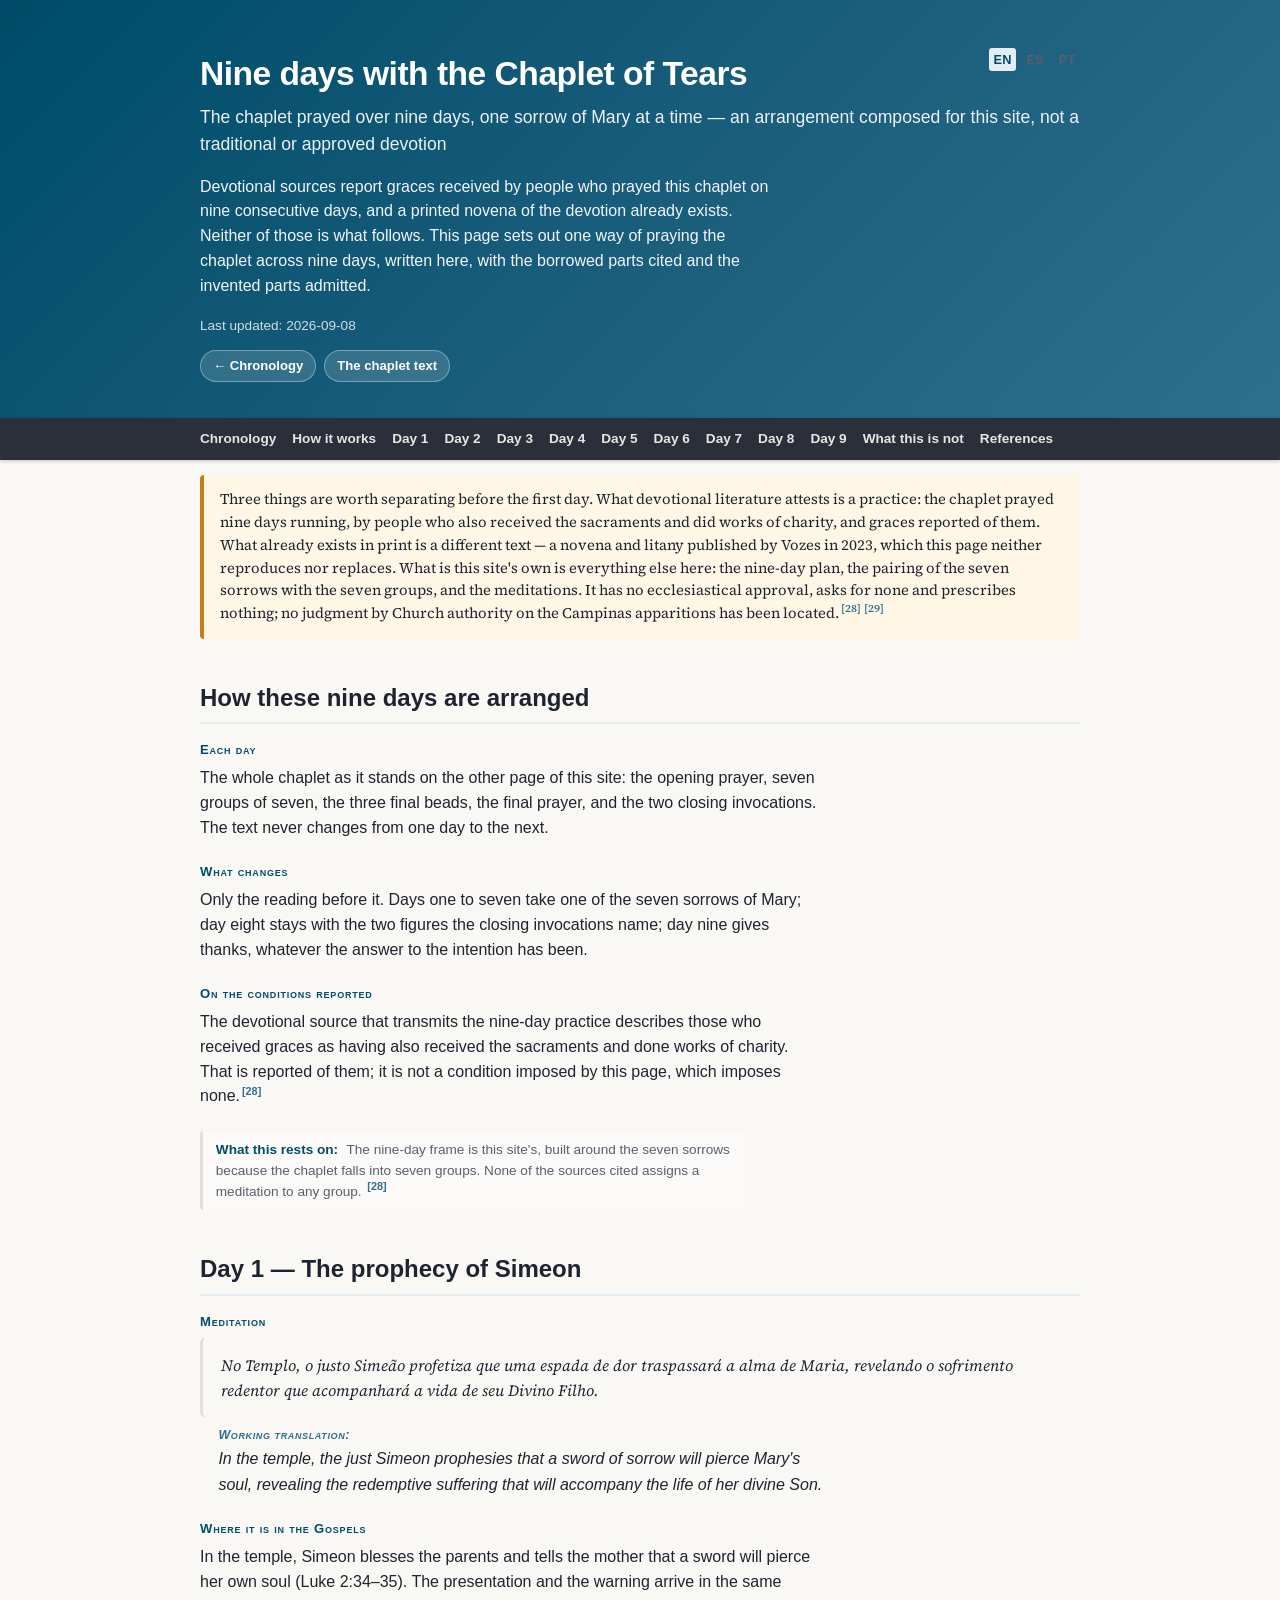
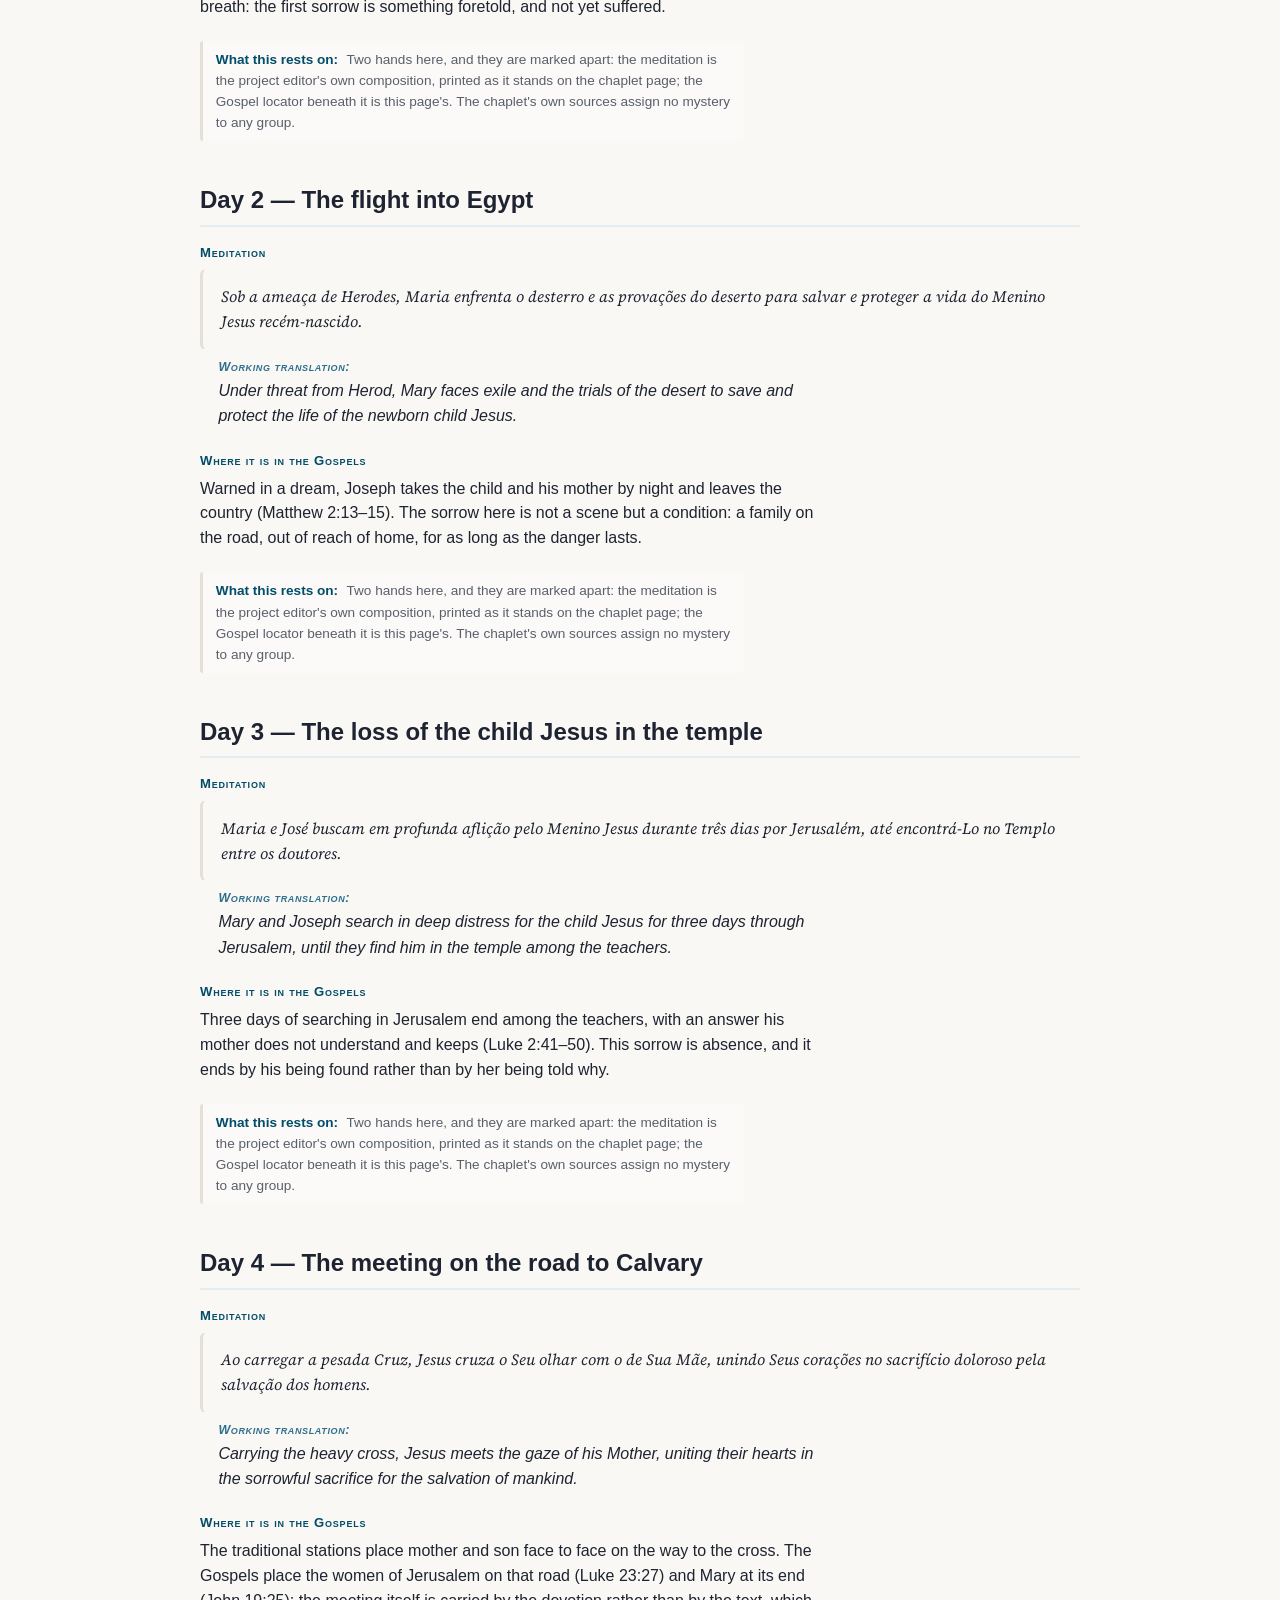
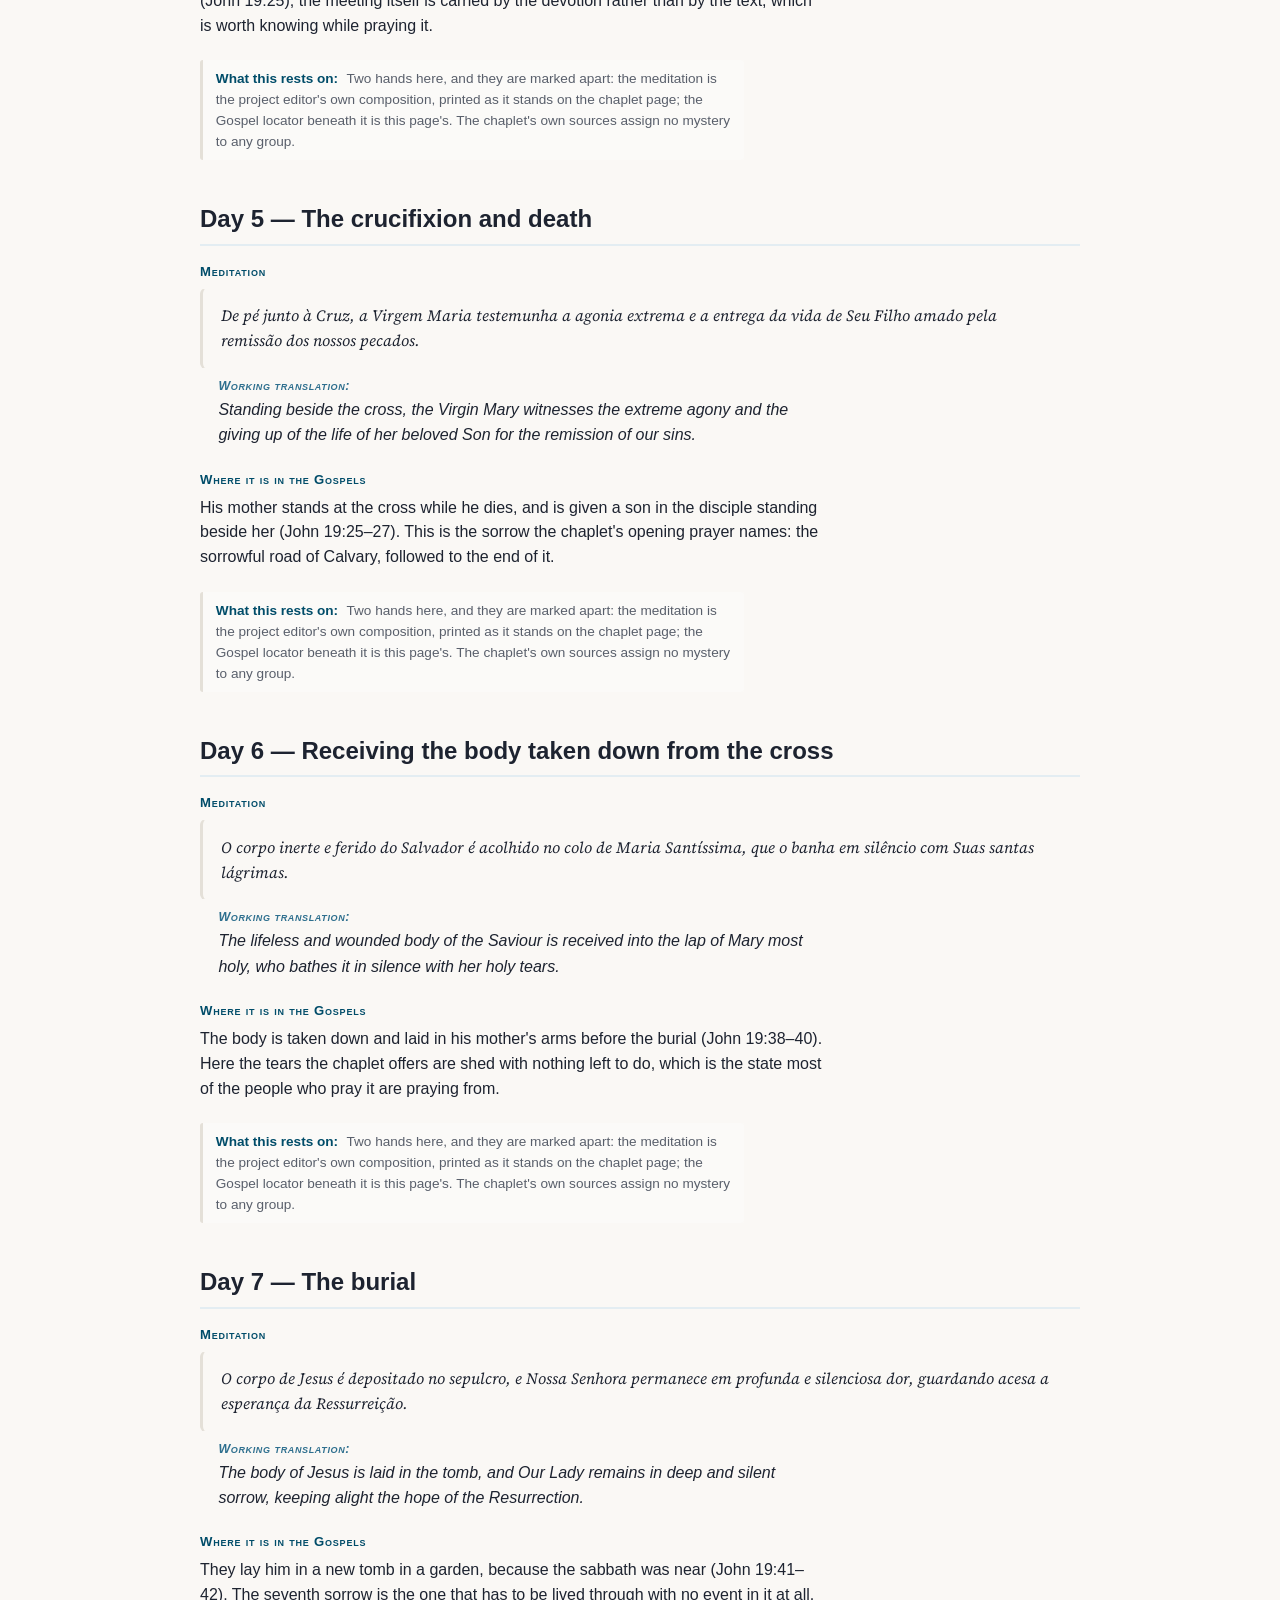
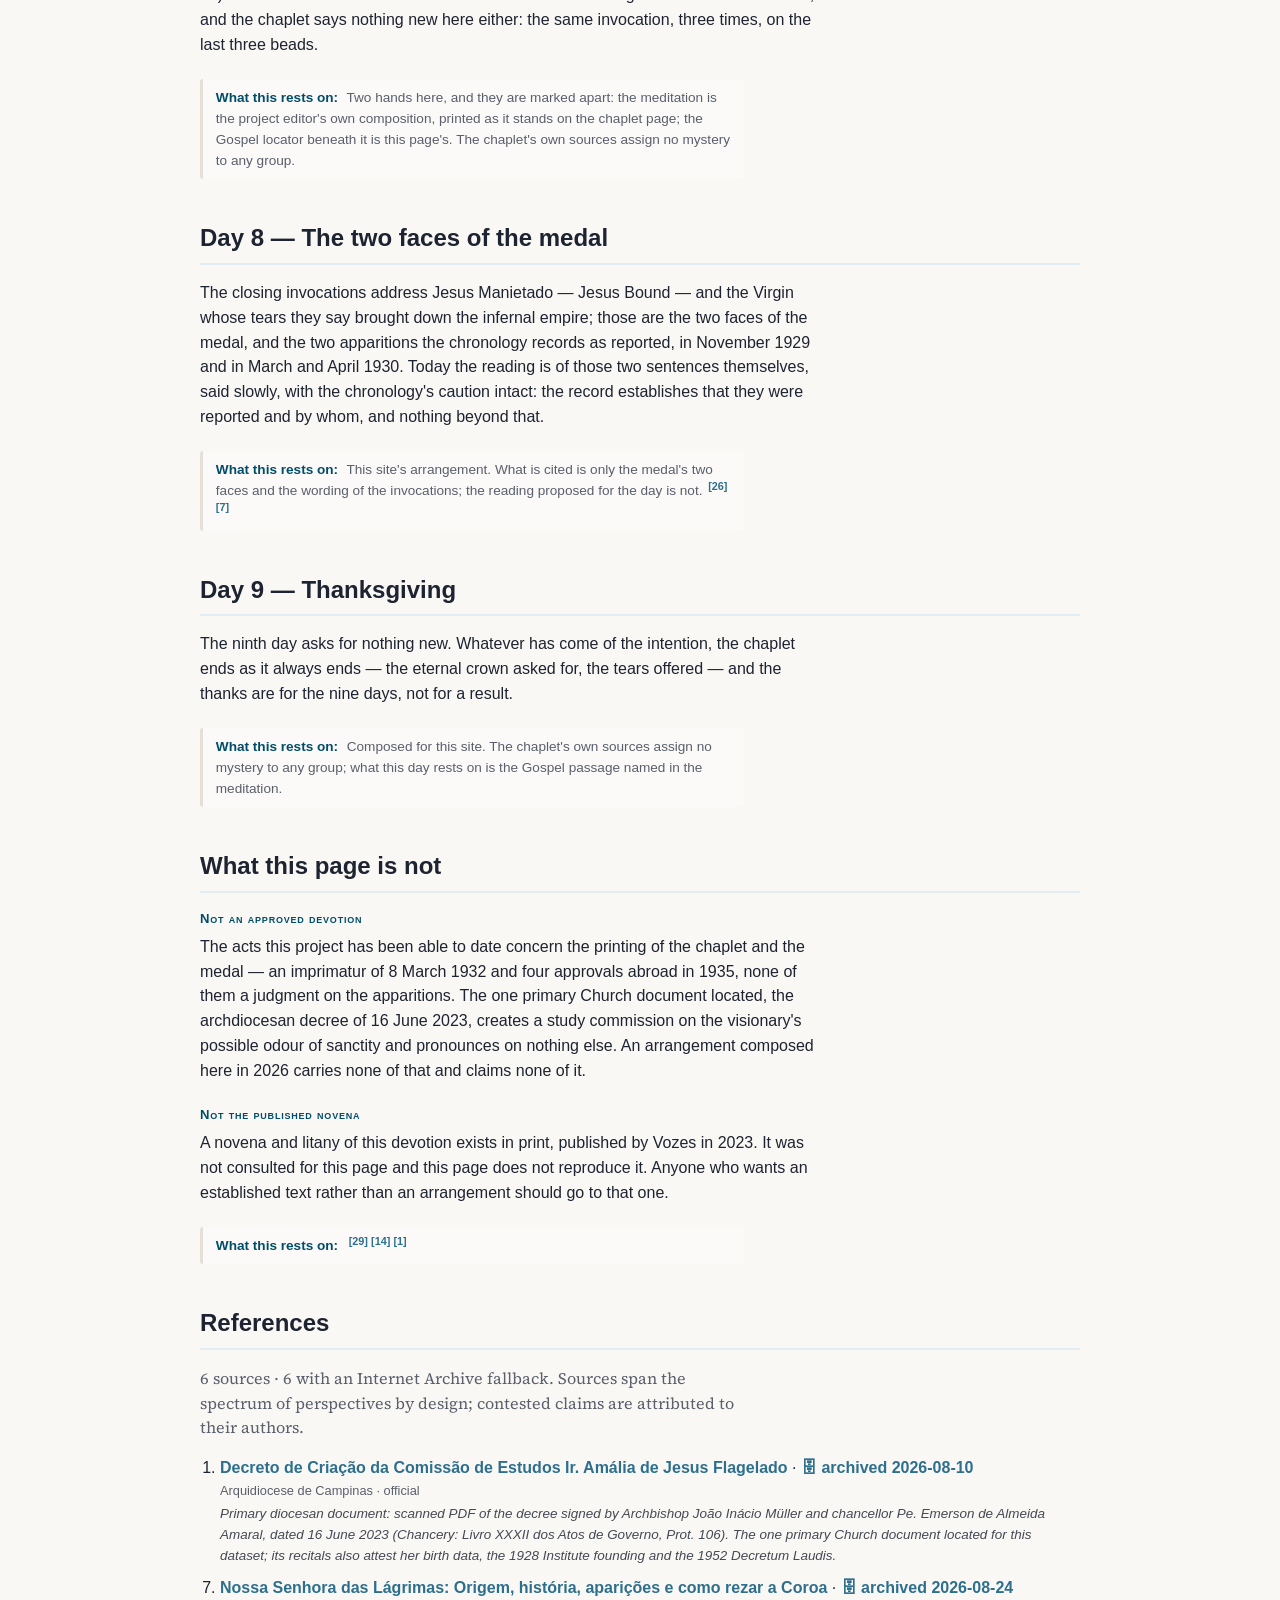
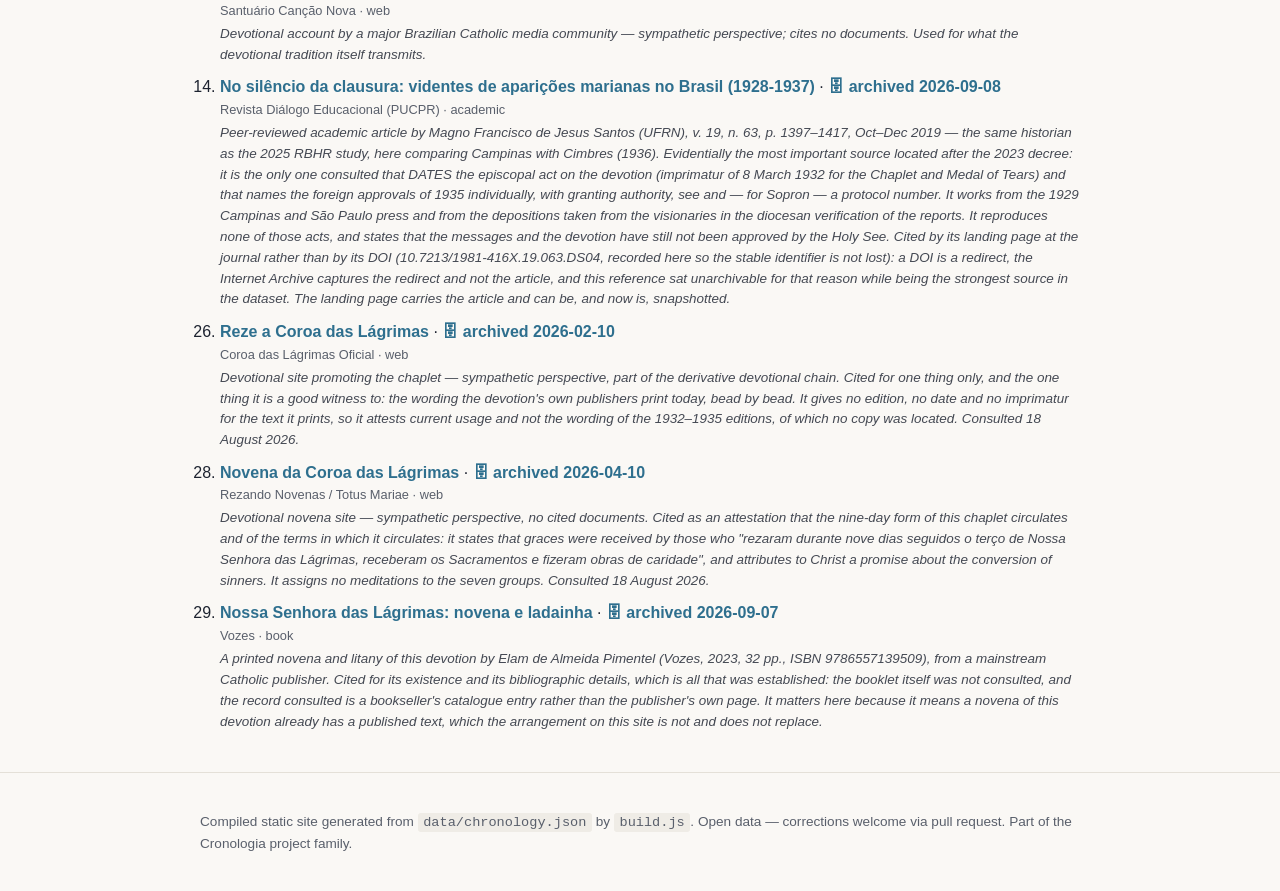
<file: docs/en/novena/index.html>
<!DOCTYPE html>
<html lang="en">
<head>
  <meta charset="utf-8">
  <meta name="viewport" content="width=device-width, initial-scale=1">
  <title>Nine days with the Chaplet of Tears</title>
  <meta name="description" content="A nine-day arrangement of the Chaplet of Tears pairing the seven sorrows of Mary with the seven groups of beads, with the borrowed parts cited and this site&#39;s own additions named as such.">
  <!-- Google tag (gtag.js) -->
  <script async src="https://www.googletagmanager.com/gtag/js?id=G-R9LV1QZHVE"></script>
  <script>
    window.dataLayer = window.dataLayer || [];
    function gtag(){dataLayer.push(arguments);}
    gtag('js', new Date());
    gtag('config', 'G-R9LV1QZHVE');
  </script>
  <link rel="stylesheet" href="../../styles.css">
  <link rel="canonical" href="https://cronologia.github.io/lagrimas/en/novena/">
  <link rel="alternate" hreflang="en" href="https://cronologia.github.io/lagrimas/en/novena/">
  <link rel="alternate" hreflang="es" href="https://cronologia.github.io/lagrimas/es/novena/">
  <link rel="alternate" hreflang="pt" href="https://cronologia.github.io/lagrimas/pt/novena/">
  <link rel="alternate" hreflang="x-default" href="https://cronologia.github.io/lagrimas/">
  <meta property="og:type" content="website">
  <meta property="og:site_name" content="Nine days with the Chaplet of Tears">
  <meta property="og:locale" content="en_US">
  <meta property="og:title" content="Nine days with the Chaplet of Tears">
  <meta property="og:description" content="A nine-day arrangement of the Chaplet of Tears pairing the seven sorrows of Mary with the seven groups of beads, with the borrowed parts cited and this site&#39;s own additions named as such.">
  <meta property="og:url" content="https://cronologia.github.io/lagrimas/en/novena/">
  <meta name="twitter:card" content="summary">
  <meta name="twitter:title" content="Nine days with the Chaplet of Tears">
  <meta name="twitter:description" content="A nine-day arrangement of the Chaplet of Tears pairing the seven sorrows of Mary with the seven groups of beads, with the borrowed parts cited and this site&#39;s own additions named as such.">
  <script type="application/ld+json">
  {
    "@context": "https://schema.org",
    "@type": "WebPage",
    "name": "Nine days with the Chaplet of Tears",
    "description": "A nine-day arrangement of the Chaplet of Tears pairing the seven sorrows of Mary with the seven groups of beads, with the borrowed parts cited and this site's own additions named as such.",
    "url": "https://cronologia.github.io/lagrimas/en/novena/",
    "inLanguage": "en"
  }
  </script>
</head>
<body>
  <header class="site-header">
    <div class="wrap">
      <nav class="lang-switch" aria-label="Language"><span class="lang-current" aria-current="true">EN</span><a href="../../es/novena/" hreflang="es">ES</a><a href="../../pt/novena/" hreflang="pt">PT</a></nav>
      <h1>Nine days with the Chaplet of Tears</h1>
      <p class="subtitle">The chaplet prayed over nine days, one sorrow of Mary at a time — an arrangement composed for this site, not a traditional or approved devotion</p>
      <p class="lead">Devotional sources report graces received by people who prayed this chaplet on nine consecutive days, and a printed novena of the devotion already exists. Neither of those is what follows. This page sets out one way of praying the chaplet across nine days, written here, with the borrowed parts cited and the invented parts admitted.</p>
      <p class="updated">Last updated: 2026-09-08</p>
      <div class="viz-chips">
        <a href="../">← Chronology</a>
        <a href="../chaplet/">The chaplet text</a>
      </div>
    </div>
  </header>

  <nav class="site-nav">
    <div class="wrap">
      <a href="../">Chronology</a>
      <a href="#how">How it works</a>
      <a href="#day-1">Day 1</a>
      <a href="#day-2">Day 2</a>
      <a href="#day-3">Day 3</a>
      <a href="#day-4">Day 4</a>
      <a href="#day-5">Day 5</a>
      <a href="#day-6">Day 6</a>
      <a href="#day-7">Day 7</a>
      <a href="#day-8">Day 8</a>
      <a href="#day-9">Day 9</a>
      <a href="#not">What this is not</a>
      <a href="#references">References</a>
    </div>
  </nav>

  <main class="wrap">
    <p class="notice notice-attribution">Three things are worth separating before the first day. What devotional literature attests is a practice: the chaplet prayed nine days running, by people who also received the sacraments and did works of charity, and graces reported of them. What already exists in print is a different text — a novena and litany published by Vozes in 2023, which this page neither reproduces nor replaces. What is this site&#39;s own is everything else here: the nine-day plan, the pairing of the seven sorrows with the seven groups, and the meditations. It has no ecclesiastical approval, asks for none and prescribes nothing; no judgment by Church authority on the Campinas apparitions has been located.<sup class="cite"><a href="#ref-28" title="Reference 28">[28]</a> <a href="#ref-29" title="Reference 29">[29]</a></sup></p>
    <section id="how">
      <h2>How these nine days are arranged</h2>
      <div class="prayer-block">
        <p class="prayer-label">Each day</p>
        <p class="prayer-prose">The whole chaplet as it stands on the other page of this site: the opening prayer, seven groups of seven, the three final beads, the final prayer, and the two closing invocations. The text never changes from one day to the next.</p>
      </div>
      <div class="prayer-block">
        <p class="prayer-label">What changes</p>
        <p class="prayer-prose">Only the reading before it. Days one to seven take one of the seven sorrows of Mary; day eight stays with the two figures the closing invocations name; day nine gives thanks, whatever the answer to the intention has been.</p>
      </div>
      <div class="prayer-block">
        <p class="prayer-label">On the conditions reported</p>
        <p class="prayer-prose">The devotional source that transmits the nine-day practice describes those who received graces as having also received the sacraments and done works of charity. That is reported of them; it is not a condition imposed by this page, which imposes none.<sup class="cite"><a href="#ref-28" title="Reference 28">[28]</a></sup></p>
      </div>
      <p class="prayer-basis"><span class="prayer-basis-label">What this rests on:</span> The nine-day frame is this site&#39;s, built around the seven sorrows because the chaplet falls into seven groups. None of the sources cited assigns a meditation to any group. <sup class="cite"><a href="#ref-28" title="Reference 28">[28]</a></sup></p>
    </section>

    <section id="day-1">
      <h2>Day 1 — The prophecy of Simeon</h2>
      <div class="prayer-block">
        <p class="prayer-label">Meditation</p>
        <blockquote class="prayer-original prayer-meditation" lang="pt">
          <p>No Templo, o justo Simeão profetiza que uma espada de dor traspassará a alma de Maria, revelando o sofrimento redentor que acompanhará a vida de seu Divino Filho.</p>
        </blockquote>
        <p class="prayer-gloss"><span class="prayer-gloss-label">Working translation:</span> In the temple, the just Simeon prophesies that a sword of sorrow will pierce Mary&#39;s soul, revealing the redemptive suffering that will accompany the life of her divine Son.</p>
      </div>
      <div class="prayer-block">
        <p class="prayer-label">Where it is in the Gospels</p>
        <p class="prayer-prose">In the temple, Simeon blesses the parents and tells the mother that a sword will pierce her own soul (Luke 2:34–35). The presentation and the warning arrive in the same breath: the first sorrow is something foretold, and not yet suffered.</p>
      </div>
      <p class="prayer-basis"><span class="prayer-basis-label">What this rests on:</span> Two hands here, and they are marked apart: the meditation is the project editor&#39;s own composition, printed as it stands on the chaplet page; the Gospel locator beneath it is this page&#39;s. The chaplet&#39;s own sources assign no mystery to any group.</p>
    </section>

    <section id="day-2">
      <h2>Day 2 — The flight into Egypt</h2>
      <div class="prayer-block">
        <p class="prayer-label">Meditation</p>
        <blockquote class="prayer-original prayer-meditation" lang="pt">
          <p>Sob a ameaça de Herodes, Maria enfrenta o desterro e as provações do deserto para salvar e proteger a vida do Menino Jesus recém-nascido.</p>
        </blockquote>
        <p class="prayer-gloss"><span class="prayer-gloss-label">Working translation:</span> Under threat from Herod, Mary faces exile and the trials of the desert to save and protect the life of the newborn child Jesus.</p>
      </div>
      <div class="prayer-block">
        <p class="prayer-label">Where it is in the Gospels</p>
        <p class="prayer-prose">Warned in a dream, Joseph takes the child and his mother by night and leaves the country (Matthew 2:13–15). The sorrow here is not a scene but a condition: a family on the road, out of reach of home, for as long as the danger lasts.</p>
      </div>
      <p class="prayer-basis"><span class="prayer-basis-label">What this rests on:</span> Two hands here, and they are marked apart: the meditation is the project editor&#39;s own composition, printed as it stands on the chaplet page; the Gospel locator beneath it is this page&#39;s. The chaplet&#39;s own sources assign no mystery to any group.</p>
    </section>

    <section id="day-3">
      <h2>Day 3 — The loss of the child Jesus in the temple</h2>
      <div class="prayer-block">
        <p class="prayer-label">Meditation</p>
        <blockquote class="prayer-original prayer-meditation" lang="pt">
          <p>Maria e José buscam em profunda aflição pelo Menino Jesus durante três dias por Jerusalém, até encontrá-Lo no Templo entre os doutores.</p>
        </blockquote>
        <p class="prayer-gloss"><span class="prayer-gloss-label">Working translation:</span> Mary and Joseph search in deep distress for the child Jesus for three days through Jerusalem, until they find him in the temple among the teachers.</p>
      </div>
      <div class="prayer-block">
        <p class="prayer-label">Where it is in the Gospels</p>
        <p class="prayer-prose">Three days of searching in Jerusalem end among the teachers, with an answer his mother does not understand and keeps (Luke 2:41–50). This sorrow is absence, and it ends by his being found rather than by her being told why.</p>
      </div>
      <p class="prayer-basis"><span class="prayer-basis-label">What this rests on:</span> Two hands here, and they are marked apart: the meditation is the project editor&#39;s own composition, printed as it stands on the chaplet page; the Gospel locator beneath it is this page&#39;s. The chaplet&#39;s own sources assign no mystery to any group.</p>
    </section>

    <section id="day-4">
      <h2>Day 4 — The meeting on the road to Calvary</h2>
      <div class="prayer-block">
        <p class="prayer-label">Meditation</p>
        <blockquote class="prayer-original prayer-meditation" lang="pt">
          <p>Ao carregar a pesada Cruz, Jesus cruza o Seu olhar com o de Sua Mãe, unindo Seus corações no sacrifício doloroso pela salvação dos homens.</p>
        </blockquote>
        <p class="prayer-gloss"><span class="prayer-gloss-label">Working translation:</span> Carrying the heavy cross, Jesus meets the gaze of his Mother, uniting their hearts in the sorrowful sacrifice for the salvation of mankind.</p>
      </div>
      <div class="prayer-block">
        <p class="prayer-label">Where it is in the Gospels</p>
        <p class="prayer-prose">The traditional stations place mother and son face to face on the way to the cross. The Gospels place the women of Jerusalem on that road (Luke 23:27) and Mary at its end (John 19:25); the meeting itself is carried by the devotion rather than by the text, which is worth knowing while praying it.</p>
      </div>
      <p class="prayer-basis"><span class="prayer-basis-label">What this rests on:</span> Two hands here, and they are marked apart: the meditation is the project editor&#39;s own composition, printed as it stands on the chaplet page; the Gospel locator beneath it is this page&#39;s. The chaplet&#39;s own sources assign no mystery to any group.</p>
    </section>

    <section id="day-5">
      <h2>Day 5 — The crucifixion and death</h2>
      <div class="prayer-block">
        <p class="prayer-label">Meditation</p>
        <blockquote class="prayer-original prayer-meditation" lang="pt">
          <p>De pé junto à Cruz, a Virgem Maria testemunha a agonia extrema e a entrega da vida de Seu Filho amado pela remissão dos nossos pecados.</p>
        </blockquote>
        <p class="prayer-gloss"><span class="prayer-gloss-label">Working translation:</span> Standing beside the cross, the Virgin Mary witnesses the extreme agony and the giving up of the life of her beloved Son for the remission of our sins.</p>
      </div>
      <div class="prayer-block">
        <p class="prayer-label">Where it is in the Gospels</p>
        <p class="prayer-prose">His mother stands at the cross while he dies, and is given a son in the disciple standing beside her (John 19:25–27). This is the sorrow the chaplet&#39;s opening prayer names: the sorrowful road of Calvary, followed to the end of it.</p>
      </div>
      <p class="prayer-basis"><span class="prayer-basis-label">What this rests on:</span> Two hands here, and they are marked apart: the meditation is the project editor&#39;s own composition, printed as it stands on the chaplet page; the Gospel locator beneath it is this page&#39;s. The chaplet&#39;s own sources assign no mystery to any group.</p>
    </section>

    <section id="day-6">
      <h2>Day 6 — Receiving the body taken down from the cross</h2>
      <div class="prayer-block">
        <p class="prayer-label">Meditation</p>
        <blockquote class="prayer-original prayer-meditation" lang="pt">
          <p>O corpo inerte e ferido do Salvador é acolhido no colo de Maria Santíssima, que o banha em silêncio com Suas santas lágrimas.</p>
        </blockquote>
        <p class="prayer-gloss"><span class="prayer-gloss-label">Working translation:</span> The lifeless and wounded body of the Saviour is received into the lap of Mary most holy, who bathes it in silence with her holy tears.</p>
      </div>
      <div class="prayer-block">
        <p class="prayer-label">Where it is in the Gospels</p>
        <p class="prayer-prose">The body is taken down and laid in his mother&#39;s arms before the burial (John 19:38–40). Here the tears the chaplet offers are shed with nothing left to do, which is the state most of the people who pray it are praying from.</p>
      </div>
      <p class="prayer-basis"><span class="prayer-basis-label">What this rests on:</span> Two hands here, and they are marked apart: the meditation is the project editor&#39;s own composition, printed as it stands on the chaplet page; the Gospel locator beneath it is this page&#39;s. The chaplet&#39;s own sources assign no mystery to any group.</p>
    </section>

    <section id="day-7">
      <h2>Day 7 — The burial</h2>
      <div class="prayer-block">
        <p class="prayer-label">Meditation</p>
        <blockquote class="prayer-original prayer-meditation" lang="pt">
          <p>O corpo de Jesus é depositado no sepulcro, e Nossa Senhora permanece em profunda e silenciosa dor, guardando acesa a esperança da Ressurreição.</p>
        </blockquote>
        <p class="prayer-gloss"><span class="prayer-gloss-label">Working translation:</span> The body of Jesus is laid in the tomb, and Our Lady remains in deep and silent sorrow, keeping alight the hope of the Resurrection.</p>
      </div>
      <div class="prayer-block">
        <p class="prayer-label">Where it is in the Gospels</p>
        <p class="prayer-prose">They lay him in a new tomb in a garden, because the sabbath was near (John 19:41–42). The seventh sorrow is the one that has to be lived through with no event in it at all, and the chaplet says nothing new here either: the same invocation, three times, on the last three beads.</p>
      </div>
      <p class="prayer-basis"><span class="prayer-basis-label">What this rests on:</span> Two hands here, and they are marked apart: the meditation is the project editor&#39;s own composition, printed as it stands on the chaplet page; the Gospel locator beneath it is this page&#39;s. The chaplet&#39;s own sources assign no mystery to any group.</p>
    </section>

    <section id="day-8">
      <h2>Day 8 — The two faces of the medal</h2>
      <div class="prayer-block">
        <p class="prayer-prose">The closing invocations address Jesus Manietado — Jesus Bound — and the Virgin whose tears they say brought down the infernal empire; those are the two faces of the medal, and the two apparitions the chronology records as reported, in November 1929 and in March and April 1930. Today the reading is of those two sentences themselves, said slowly, with the chronology&#39;s caution intact: the record establishes that they were reported and by whom, and nothing beyond that.</p>
      </div>
      <p class="prayer-basis"><span class="prayer-basis-label">What this rests on:</span> This site&#39;s arrangement. What is cited is only the medal&#39;s two faces and the wording of the invocations; the reading proposed for the day is not. <sup class="cite"><a href="#ref-26" title="Reference 26">[26]</a> <a href="#ref-7" title="Reference 7">[7]</a></sup></p>
    </section>

    <section id="day-9">
      <h2>Day 9 — Thanksgiving</h2>
      <div class="prayer-block">
        <p class="prayer-prose">The ninth day asks for nothing new. Whatever has come of the intention, the chaplet ends as it always ends — the eternal crown asked for, the tears offered — and the thanks are for the nine days, not for a result.</p>
      </div>
      <p class="prayer-basis"><span class="prayer-basis-label">What this rests on:</span> Composed for this site. The chaplet&#39;s own sources assign no mystery to any group; what this day rests on is the Gospel passage named in the meditation.</p>
    </section>

    <section id="not">
      <h2>What this page is not</h2>
      <div class="prayer-block">
        <p class="prayer-label">Not an approved devotion</p>
        <p class="prayer-prose">The acts this project has been able to date concern the printing of the chaplet and the medal — an imprimatur of 8 March 1932 and four approvals abroad in 1935, none of them a judgment on the apparitions. The one primary Church document located, the archdiocesan decree of 16 June 2023, creates a study commission on the visionary&#39;s possible odour of sanctity and pronounces on nothing else. An arrangement composed here in 2026 carries none of that and claims none of it.</p>
      </div>
      <div class="prayer-block">
        <p class="prayer-label">Not the published novena</p>
        <p class="prayer-prose">A novena and litany of this devotion exists in print, published by Vozes in 2023. It was not consulted for this page and this page does not reproduce it. Anyone who wants an established text rather than an arrangement should go to that one.</p>
      </div>
      <p class="prayer-basis"><span class="prayer-basis-label">What this rests on:</span> <sup class="cite"><a href="#ref-29" title="Reference 29">[29]</a> <a href="#ref-14" title="Reference 14">[14]</a> <a href="#ref-1" title="Reference 1">[1]</a></sup></p>
    </section>

    <section id="references">
      <h2>References</h2>
      <p class="section-intro">6 sources · 6 with an Internet Archive fallback. Sources span the
      spectrum of perspectives by design; contested claims are attributed to their authors.</p>
      <ol class="references">
        <li id="ref-1" value="1">
          <a href="https://www.arquidiocesecampinas.com.br/wp-content/uploads/2023/06/DECRETO-COMISS%C3%83O-DE-ESTUDOS-IR.-AM%C3%81LIA.pdf" rel="noopener noreferrer" target="_blank">Decreto de Criação da Comissão de Estudos Ir. Amália de Jesus Flagelado</a> · <a class="archive-link" href="https://web.archive.org/web/20260810080750/https://www.arquidiocesecampinas.com.br/wp-content/uploads/2023/06/DECRETO-COMISS%C3%83O-DE-ESTUDOS-IR.-AM%C3%81LIA.pdf" rel="noopener noreferrer" target="_blank">🗄 archived 2026-08-10</a>
          <span class="ref-meta">Arquidiocese de Campinas · official</span>
          <span class="ref-note">Primary diocesan document: scanned PDF of the decree signed by Archbishop João Inácio Müller and chancellor Pe. Emerson de Almeida Amaral, dated 16 June 2023 (Chancery: Livro XXXII dos Atos de Governo, Prot. 106). The one primary Church document located for this dataset; its recitals also attest her birth data, the 1928 Institute founding and the 1952 Decretum Laudis.</span>
        </li>
        <li id="ref-7" value="7">
          <a href="https://santuario.cancaonova.com/nossasenhora/nossa-senhora-das-lagrimas-historia-coroa/" rel="noopener noreferrer" target="_blank">Nossa Senhora das Lágrimas: Origem, história, aparições e como rezar a Coroa</a> · <a class="archive-link" href="https://web.archive.org/web/20260824073216/https://santuario.cancaonova.com/nossasenhora/nossa-senhora-das-lagrimas-historia-coroa/" rel="noopener noreferrer" target="_blank">🗄 archived 2026-08-24</a>
          <span class="ref-meta">Santuário Canção Nova · web</span>
          <span class="ref-note">Devotional account by a major Brazilian Catholic media community — sympathetic perspective; cites no documents. Used for what the devotional tradition itself transmits.</span>
        </li>
        <li id="ref-14" value="14">
          <a href="https://periodicos.pucpr.br/dialogoeducacional/article/view/25694" rel="noopener noreferrer" target="_blank">No silêncio da clausura: videntes de aparições marianas no Brasil (1928-1937)</a> · <a class="archive-link" href="https://web.archive.org/web/20260908022455/https://periodicos.pucpr.br/dialogoeducacional/article/view/25694" rel="noopener noreferrer" target="_blank">🗄 archived 2026-09-08</a>
          <span class="ref-meta">Revista Diálogo Educacional (PUCPR) · academic</span>
          <span class="ref-note">Peer-reviewed academic article by Magno Francisco de Jesus Santos (UFRN), v. 19, n. 63, p. 1397–1417, Oct–Dec 2019 — the same historian as the 2025 RBHR study, here comparing Campinas with Cimbres (1936). Evidentially the most important source located after the 2023 decree: it is the only one consulted that DATES the episcopal act on the devotion (imprimatur of 8 March 1932 for the Chaplet and Medal of Tears) and that names the foreign approvals of 1935 individually, with granting authority, see and — for Sopron — a protocol number. It works from the 1929 Campinas and São Paulo press and from the depositions taken from the visionaries in the diocesan verification of the reports. It reproduces none of those acts, and states that the messages and the devotion have still not been approved by the Holy See. Cited by its landing page at the journal rather than by its DOI (10.7213/1981-416X.19.063.DS04, recorded here so the stable identifier is not lost): a DOI is a redirect, the Internet Archive captures the redirect and not the article, and this reference sat unarchivable for that reason while being the strongest source in the dataset. The landing page carries the article and can be, and now is, snapshotted.</span>
        </li>
        <li id="ref-26" value="26">
          <a href="https://coroadaslagrimasoficial.com.br/reze-a-coroa-das-lagrimas/" rel="noopener noreferrer" target="_blank">Reze a Coroa das Lágrimas</a> · <a class="archive-link" href="https://web.archive.org/web/20260210124259/https://coroadaslagrimasoficial.com.br/reze-a-coroa-das-lagrimas/" rel="noopener noreferrer" target="_blank">🗄 archived 2026-02-10</a>
          <span class="ref-meta">Coroa das Lágrimas Oficial · web</span>
          <span class="ref-note">Devotional site promoting the chaplet — sympathetic perspective, part of the derivative devotional chain. Cited for one thing only, and the one thing it is a good witness to: the wording the devotion&#39;s own publishers print today, bead by bead. It gives no edition, no date and no imprimatur for the text it prints, so it attests current usage and not the wording of the 1932–1935 editions, of which no copy was located. Consulted 18 August 2026.</span>
        </li>
        <li id="ref-28" value="28">
          <a href="https://novenas.totusmariae.org/coroa-das-lagrimas/" rel="noopener noreferrer" target="_blank">Novena da Coroa das Lágrimas</a> · <a class="archive-link" href="https://web.archive.org/web/20260410154441/https://novenas.totusmariae.org/coroa-das-lagrimas/" rel="noopener noreferrer" target="_blank">🗄 archived 2026-04-10</a>
          <span class="ref-meta">Rezando Novenas / Totus Mariae · web</span>
          <span class="ref-note">Devotional novena site — sympathetic perspective, no cited documents. Cited as an attestation that the nine-day form of this chaplet circulates and of the terms in which it circulates: it states that graces were received by those who &quot;rezaram durante nove dias seguidos o terço de Nossa Senhora das Lágrimas, receberam os Sacramentos e fizeram obras de caridade&quot;, and attributes to Christ a promise about the conversion of sinners. It assigns no meditations to the seven groups. Consulted 18 August 2026.</span>
        </li>
        <li id="ref-29" value="29">
          <a href="https://www.travessa.pt/Artigo/Detalhe/nossa-senhora-das-lagrimas-novena-e-ladainha/artigo/860c67bd-8642-4df6-b319-01fee5baa1a7" rel="noopener noreferrer" target="_blank">Nossa Senhora das Lágrimas: novena e ladainha</a> · <a class="archive-link" href="https://web.archive.org/web/20260907124339/https://www.travessa.pt/Artigo/Detalhe/nossa-senhora-das-lagrimas-novena-e-ladainha/artigo/860c67bd-8642-4df6-b319-01fee5baa1a7" rel="noopener noreferrer" target="_blank">🗄 archived 2026-09-07</a>
          <span class="ref-meta">Vozes · book</span>
          <span class="ref-note">A printed novena and litany of this devotion by Elam de Almeida Pimentel (Vozes, 2023, 32 pp., ISBN 9786557139509), from a mainstream Catholic publisher. Cited for its existence and its bibliographic details, which is all that was established: the booklet itself was not consulted, and the record consulted is a bookseller&#39;s catalogue entry rather than the publisher&#39;s own page. It matters here because it means a novena of this devotion already has a published text, which the arrangement on this site is not and does not replace.</span>
        </li>
      </ol>
    </section>
  </main>

  <footer class="site-footer">
    <div class="wrap">
      <p>Compiled static site generated from <code>data/chronology.json</code> by <code>build.js</code>. Open data — corrections welcome via pull request.
      Part of the Cronologia project family.</p>
    </div>
  </footer>
</body>
</html>
</file>
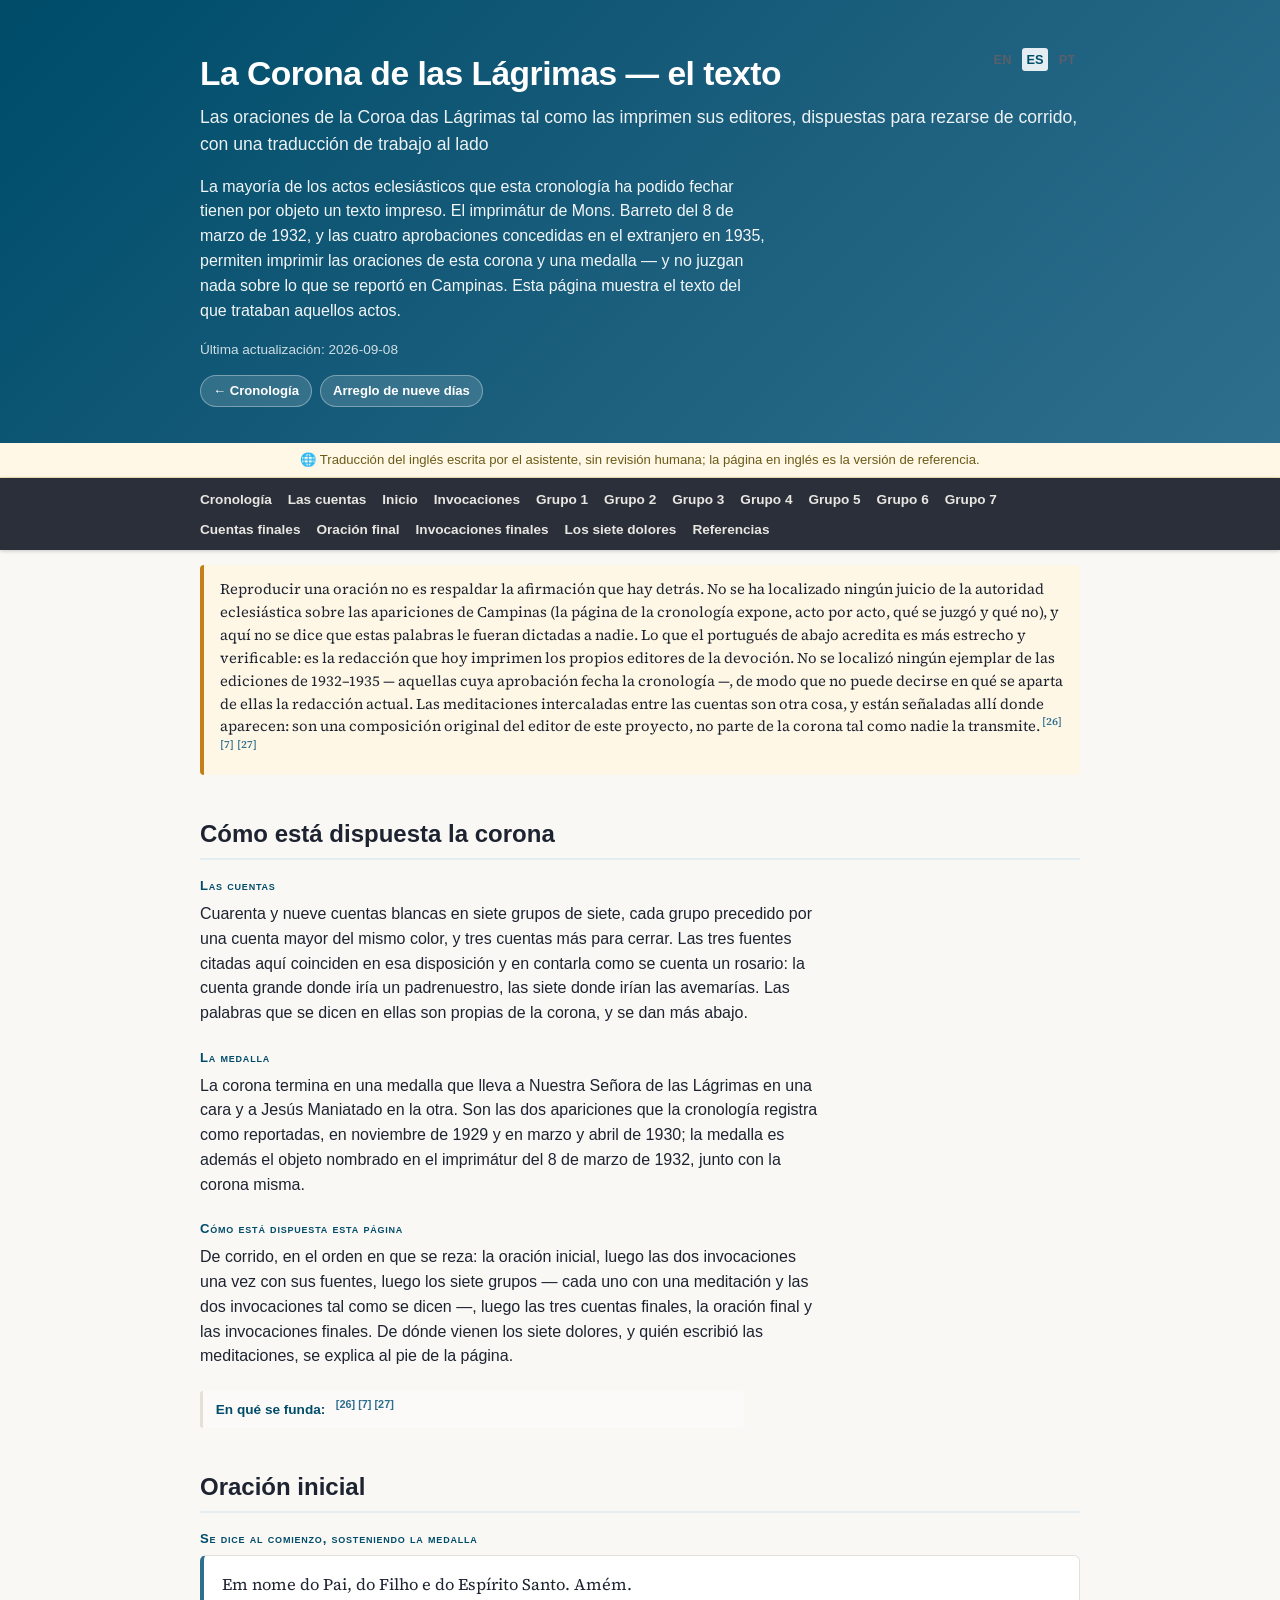
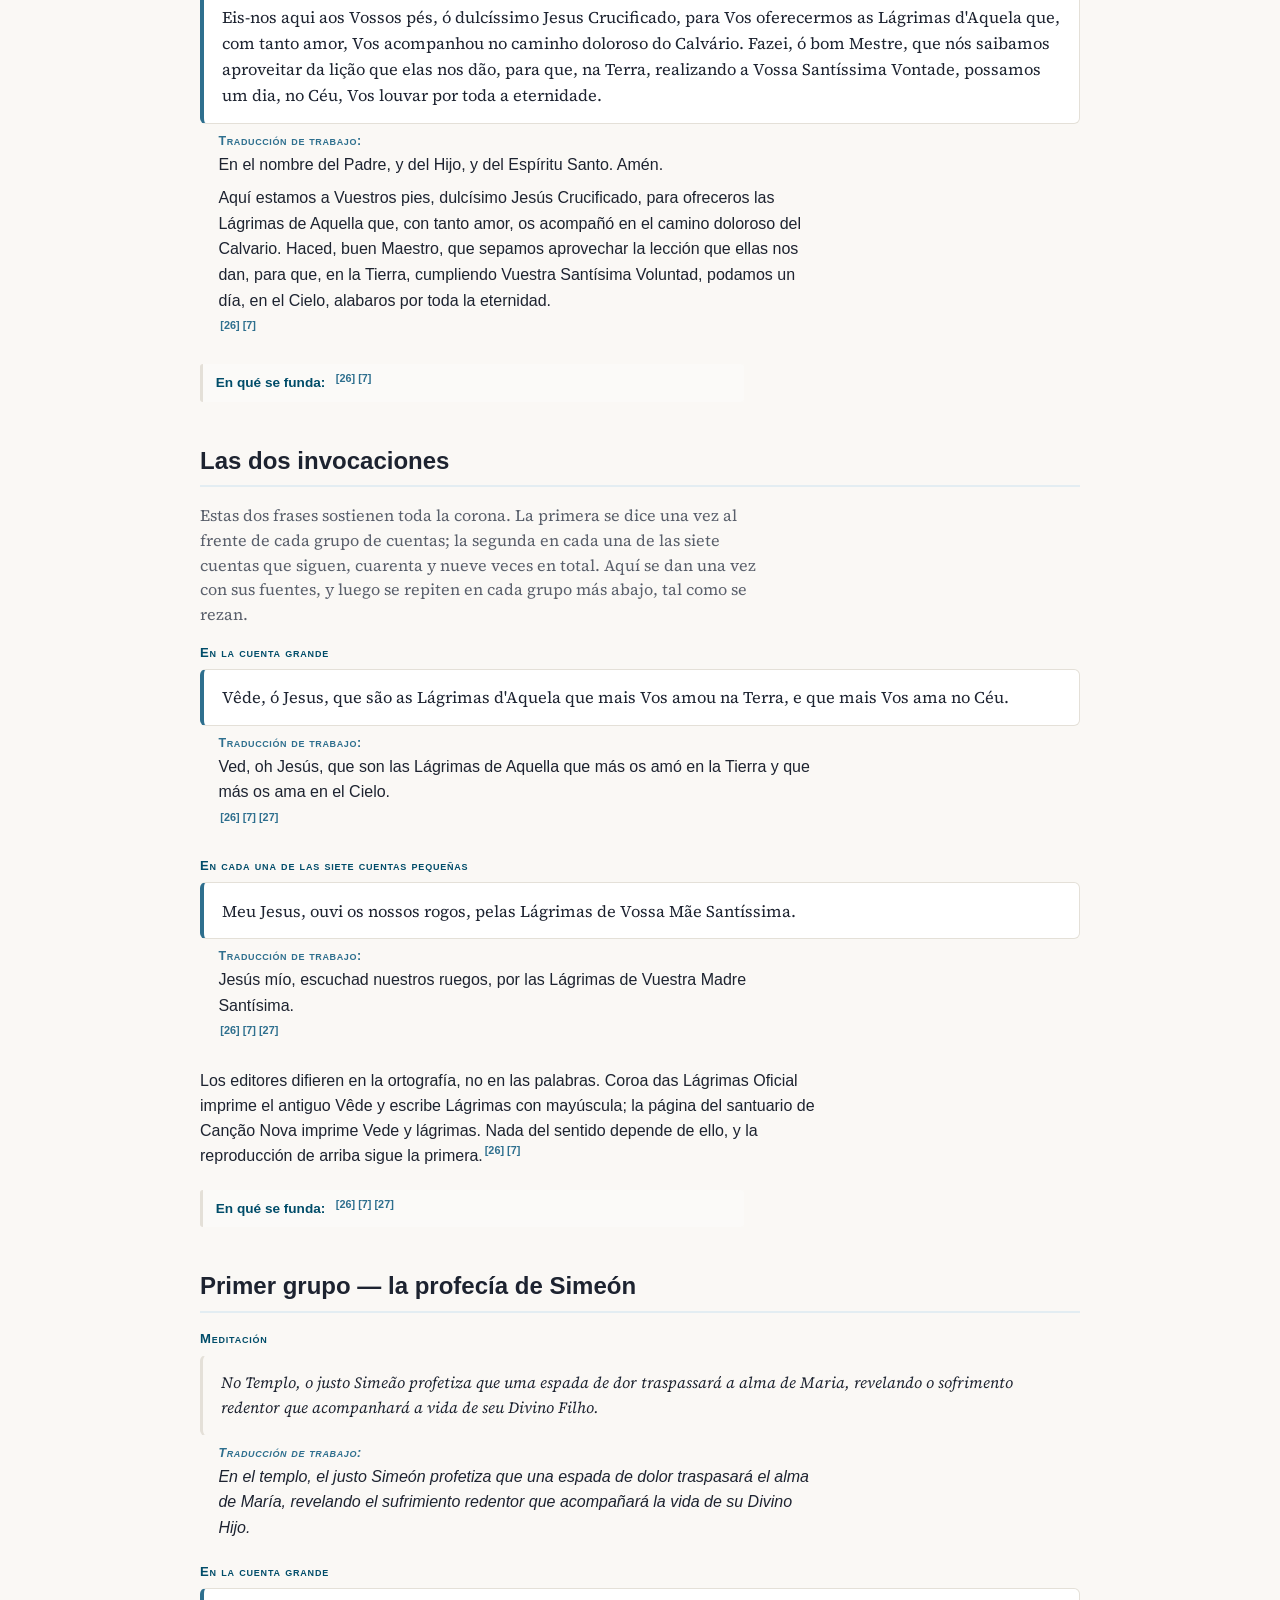
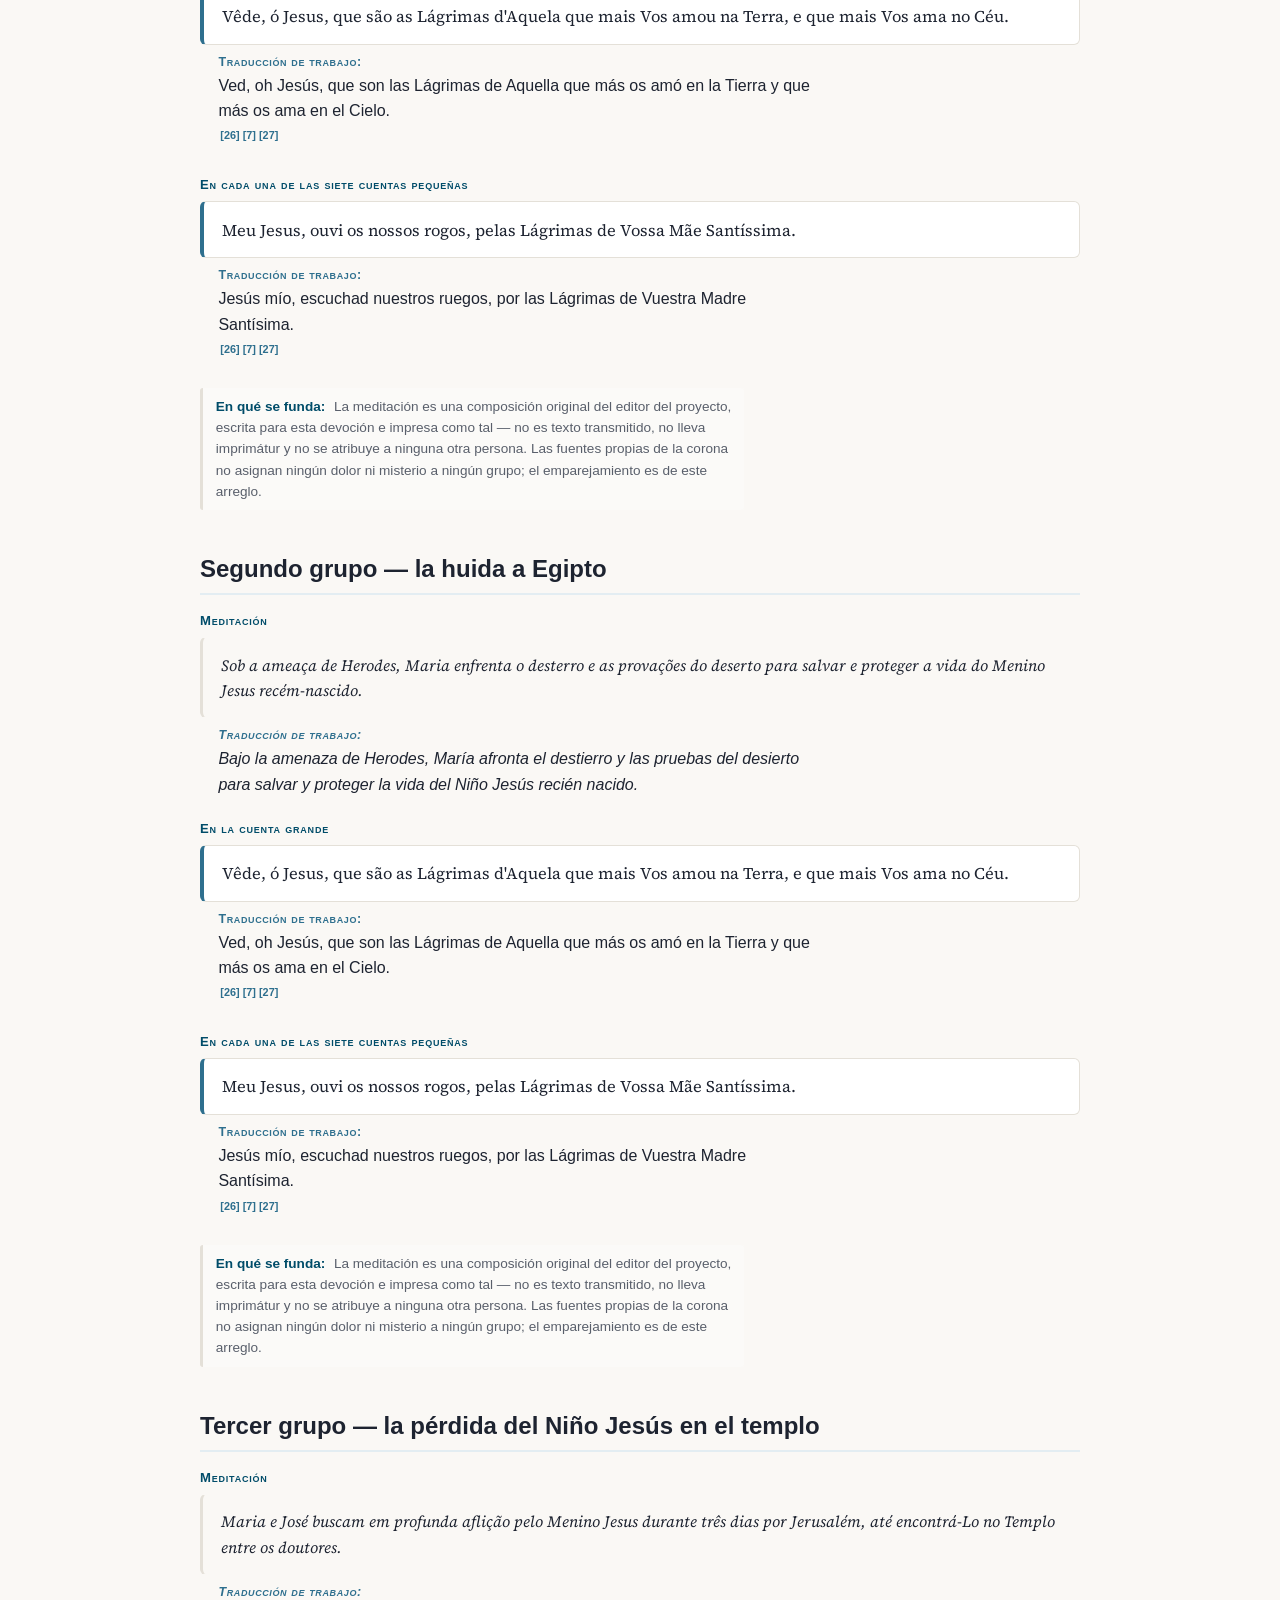
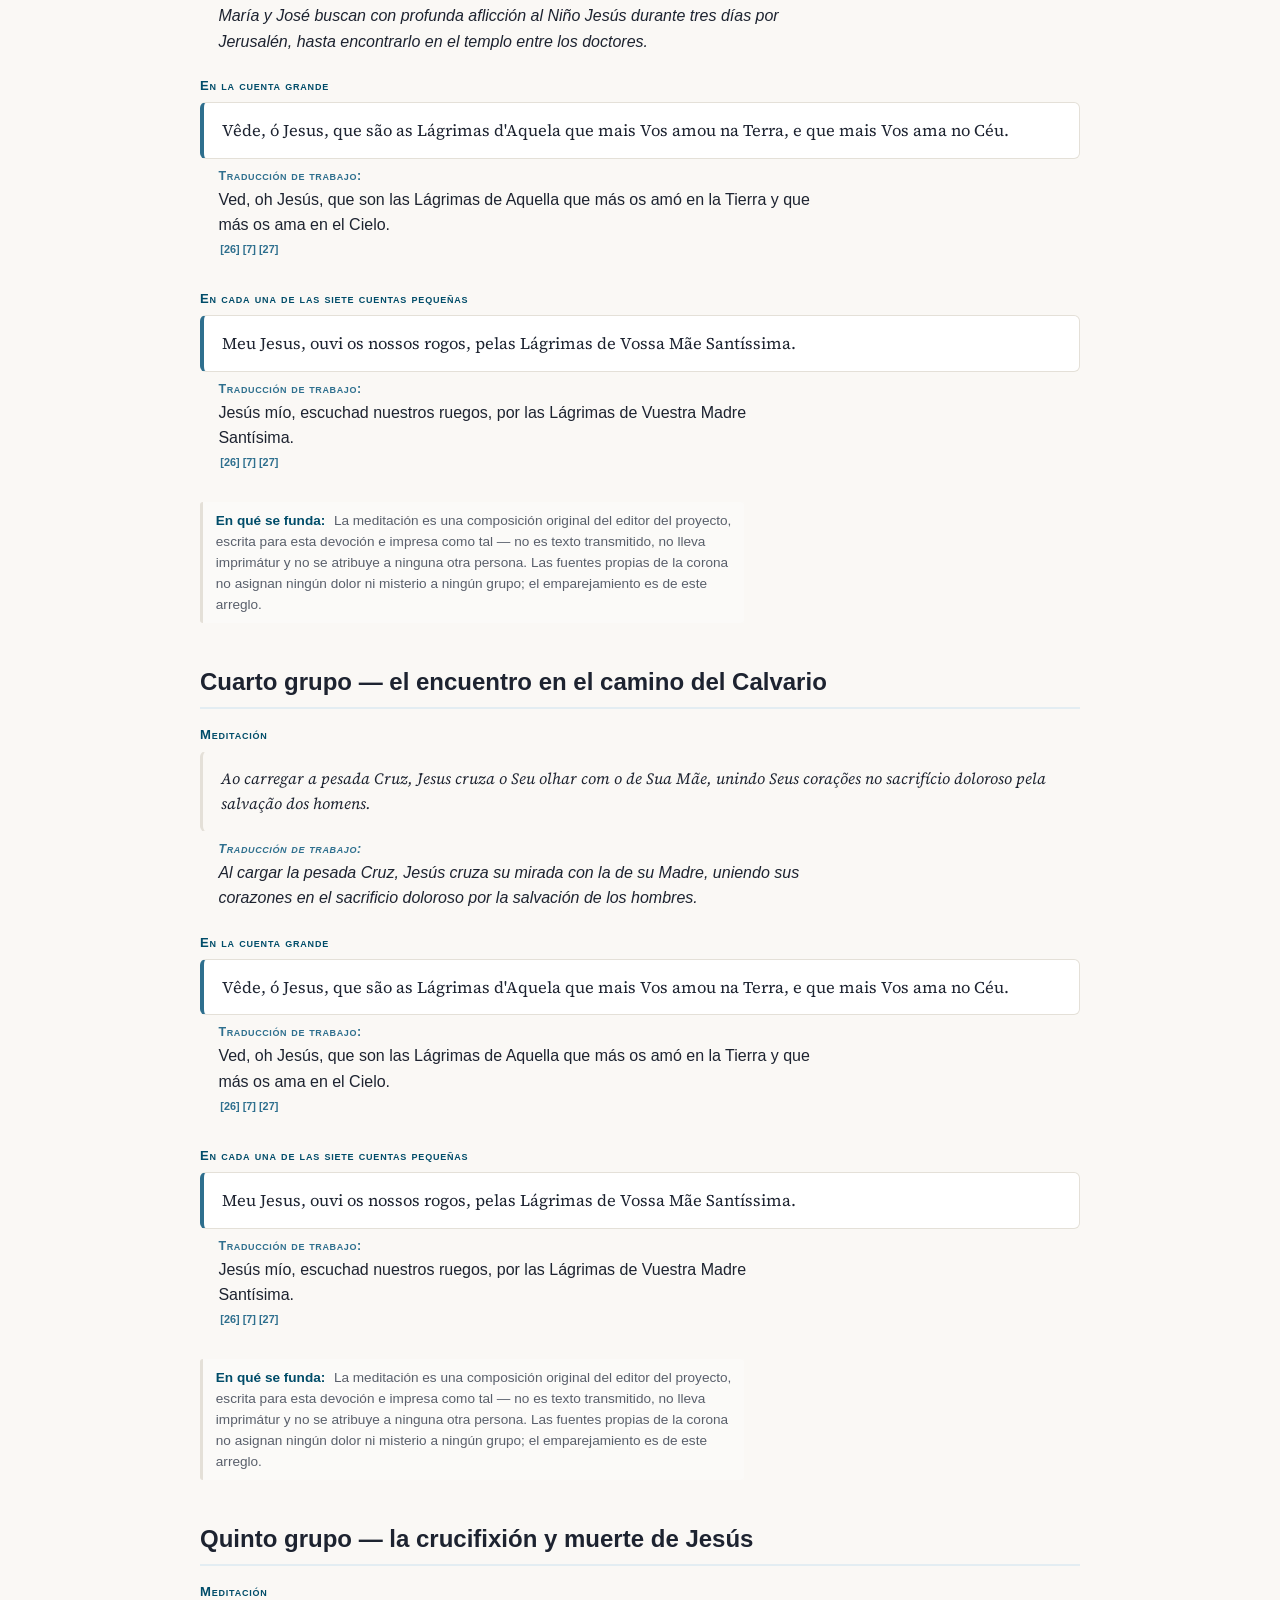
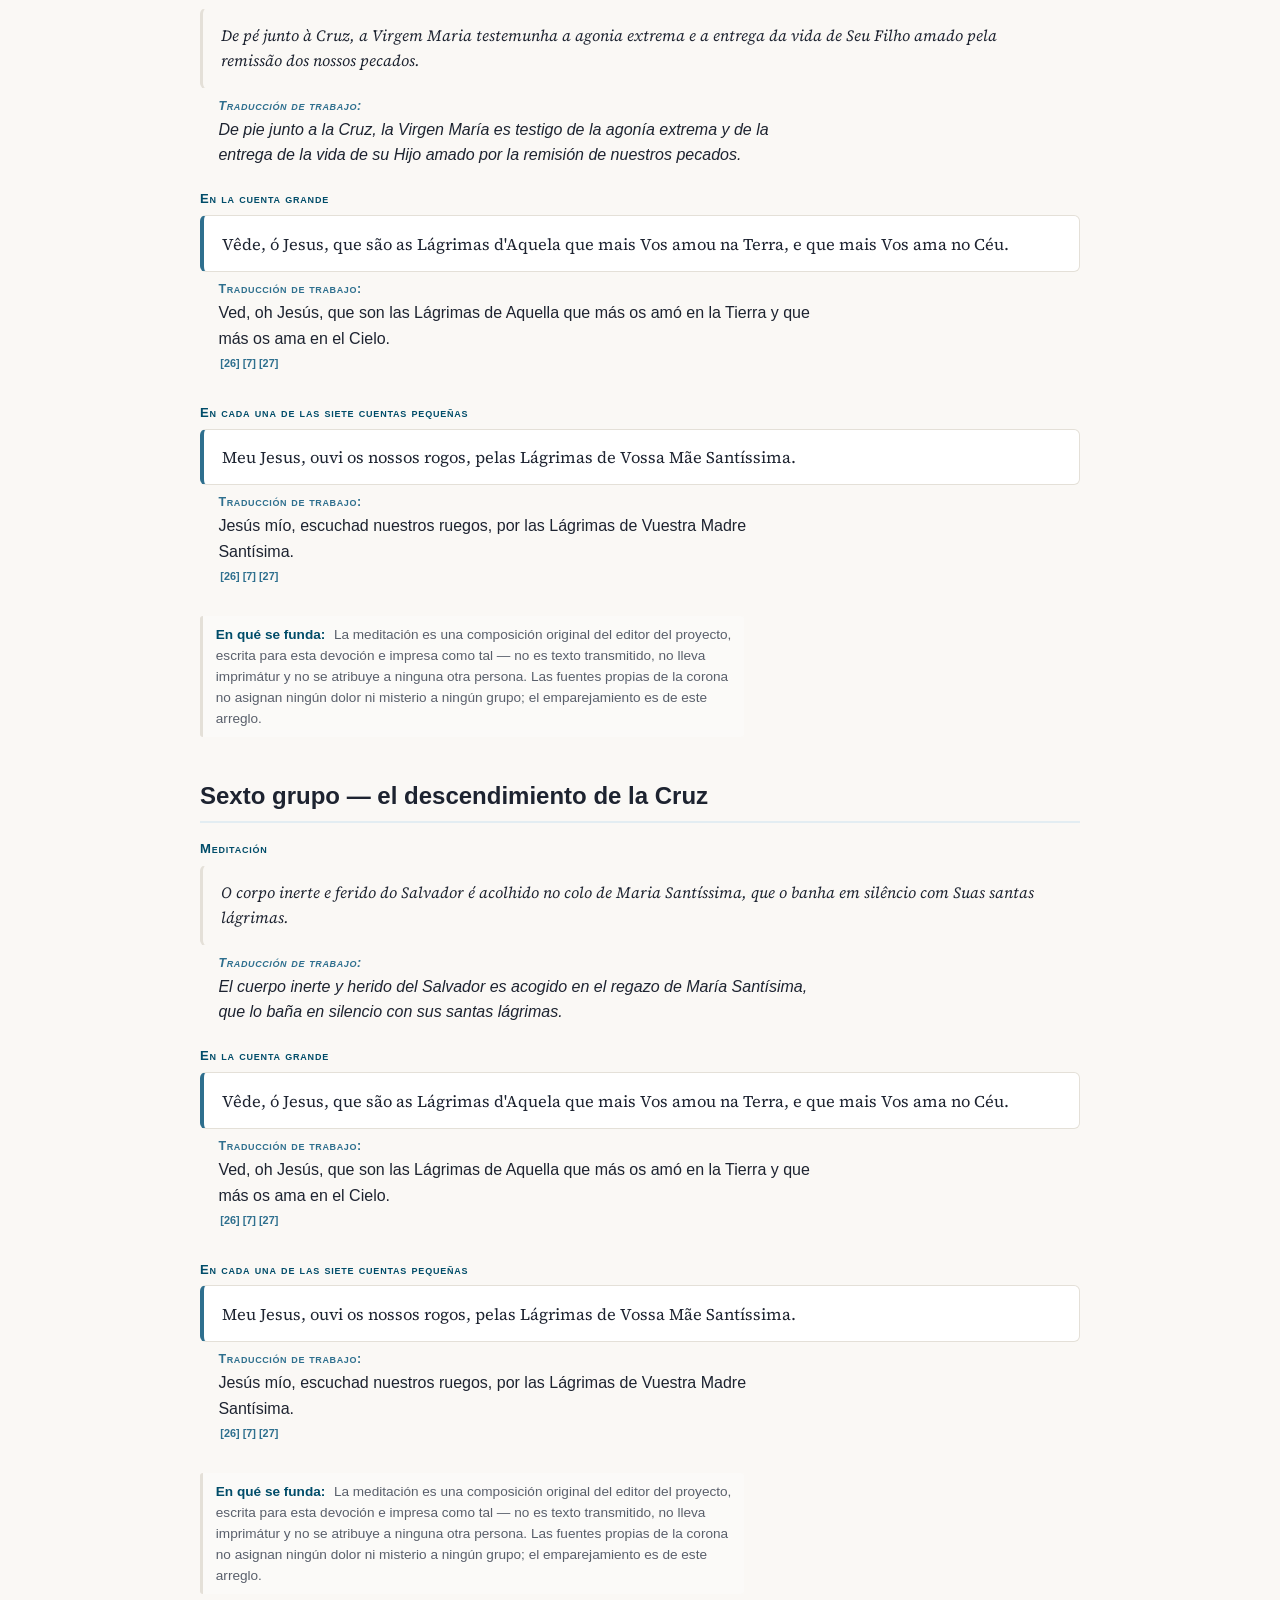
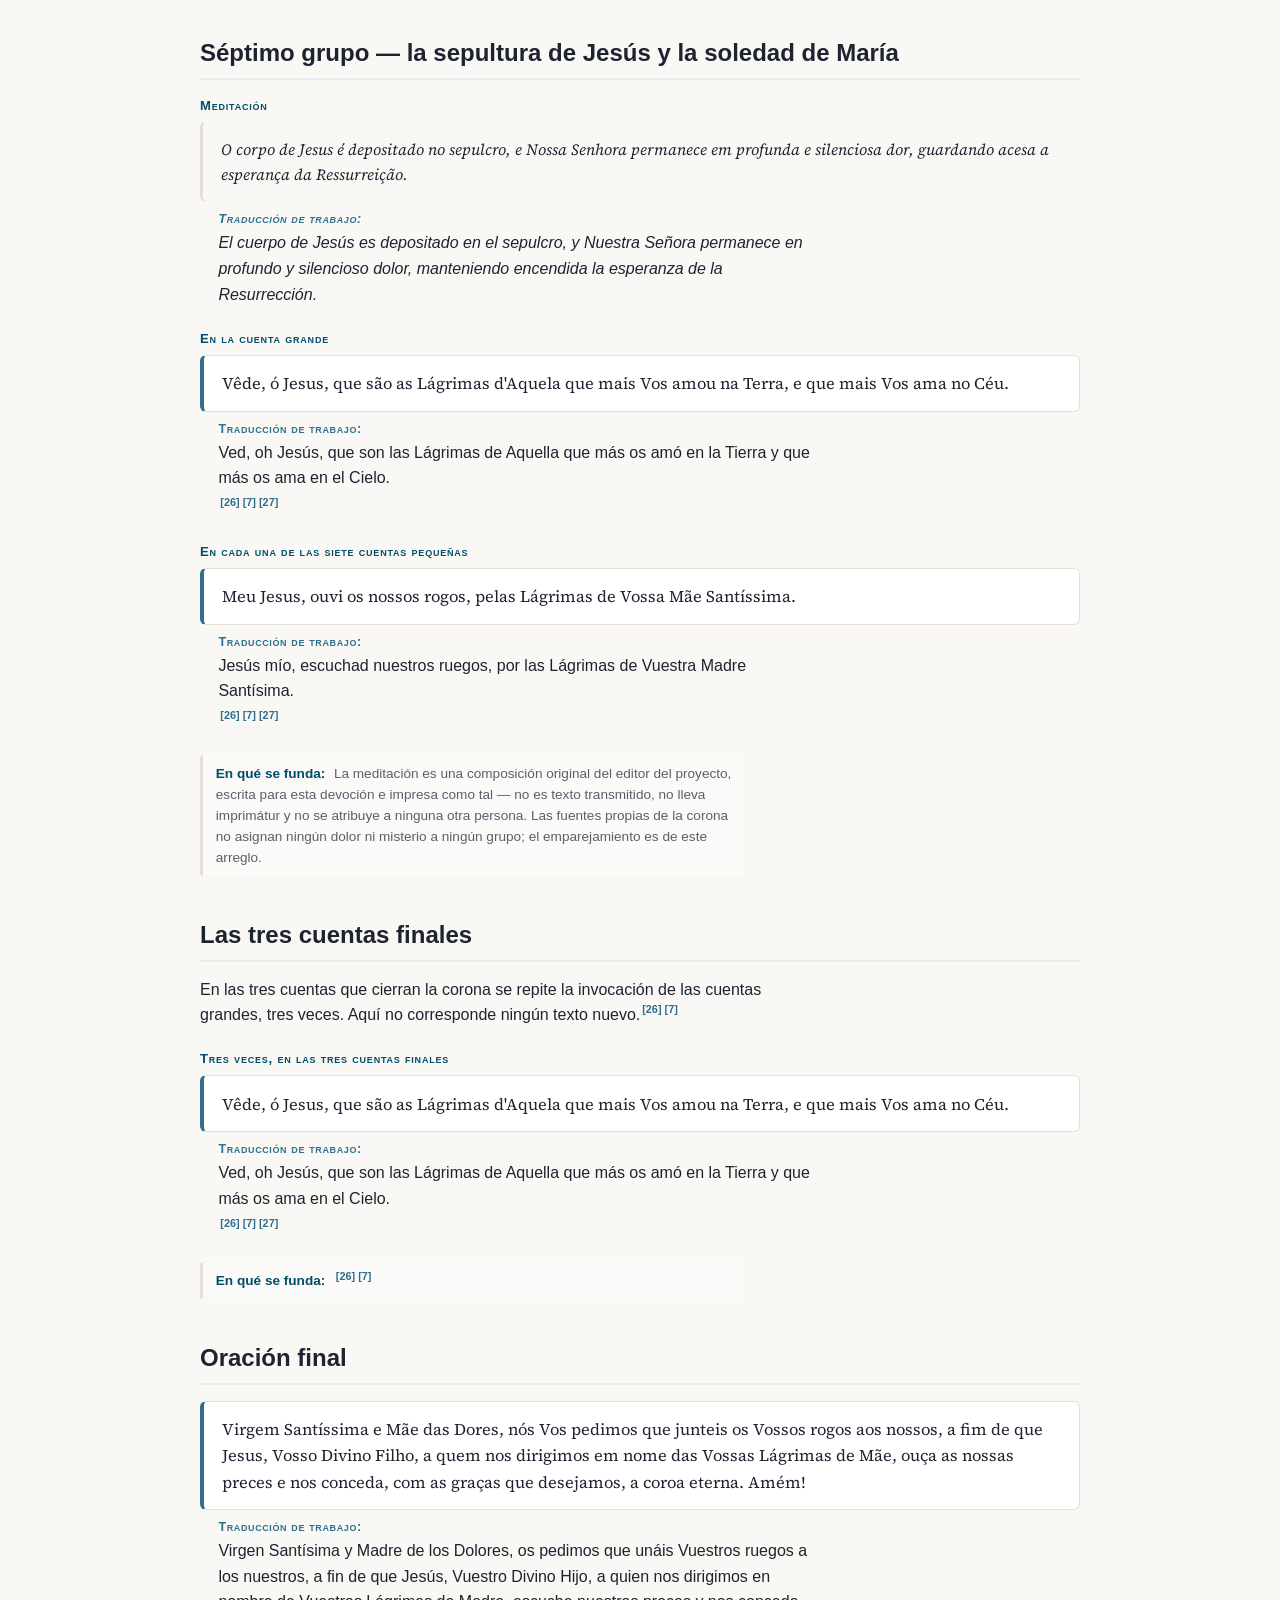
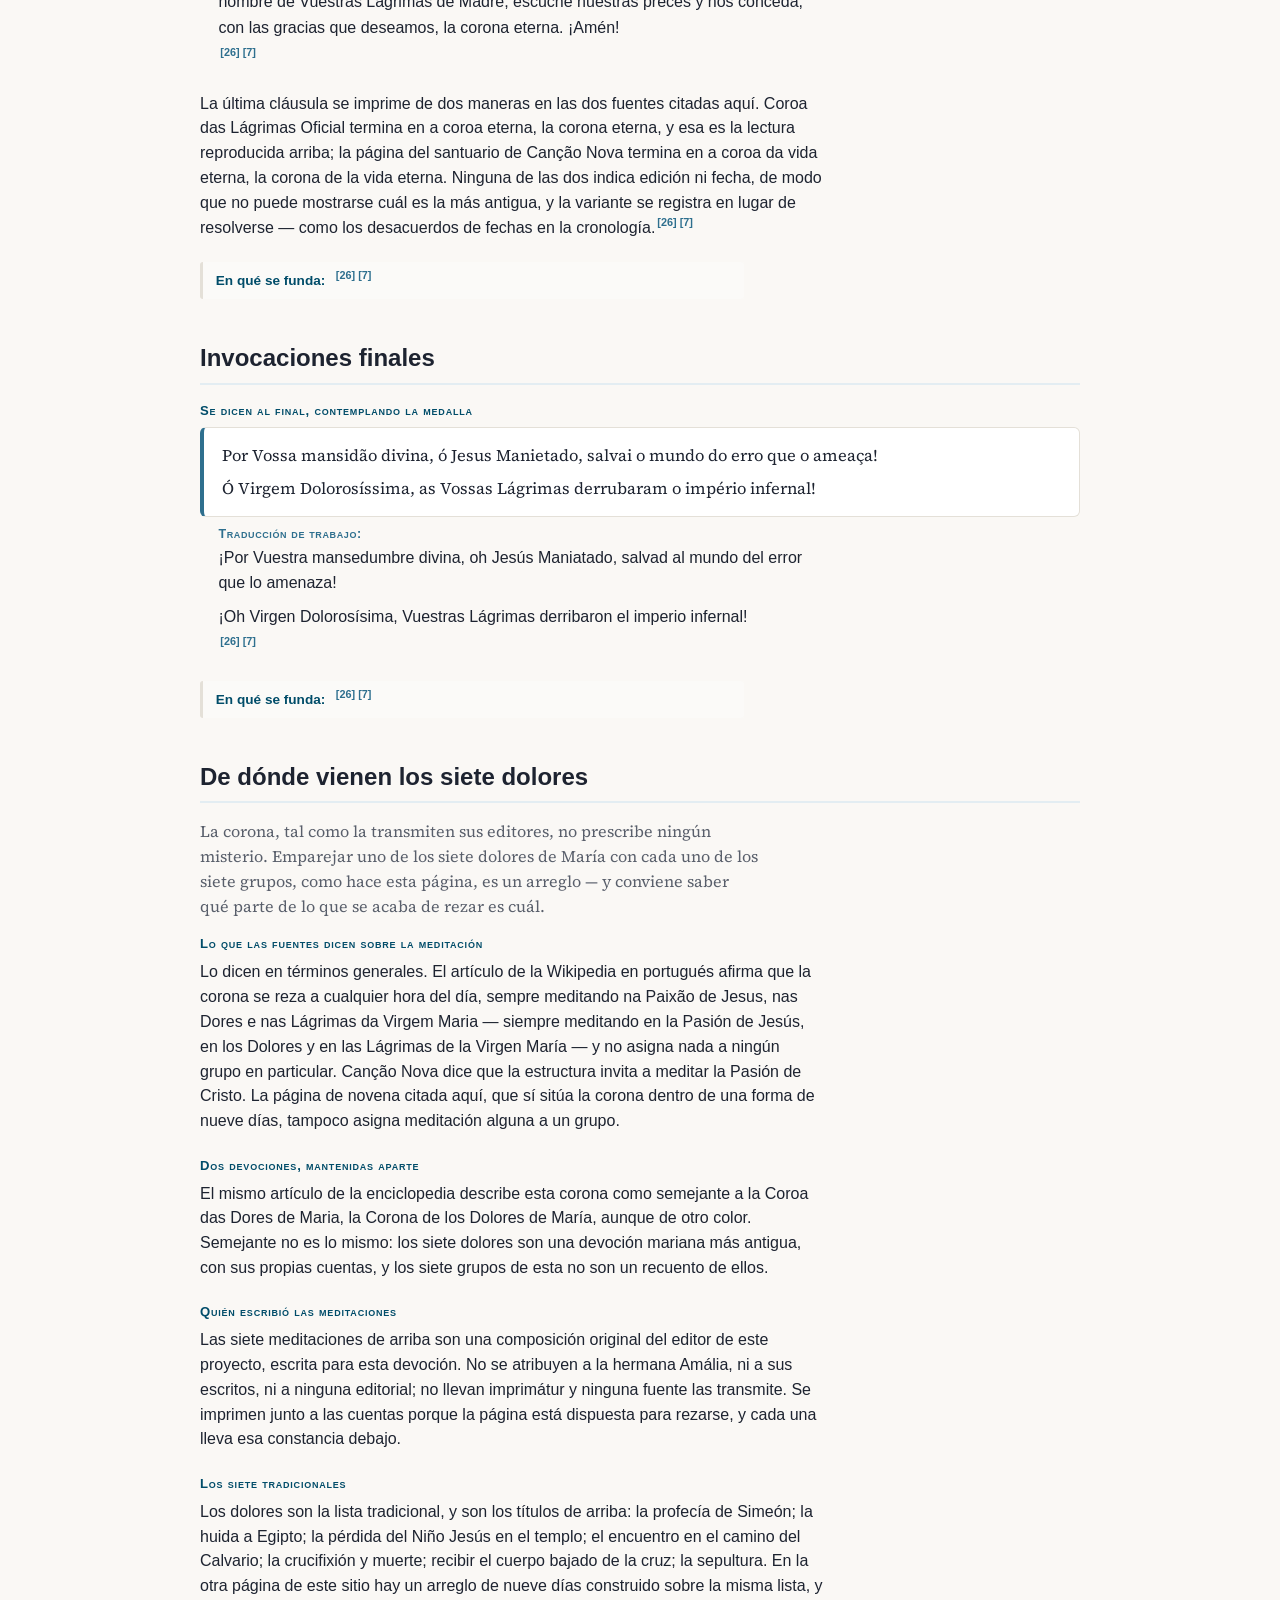
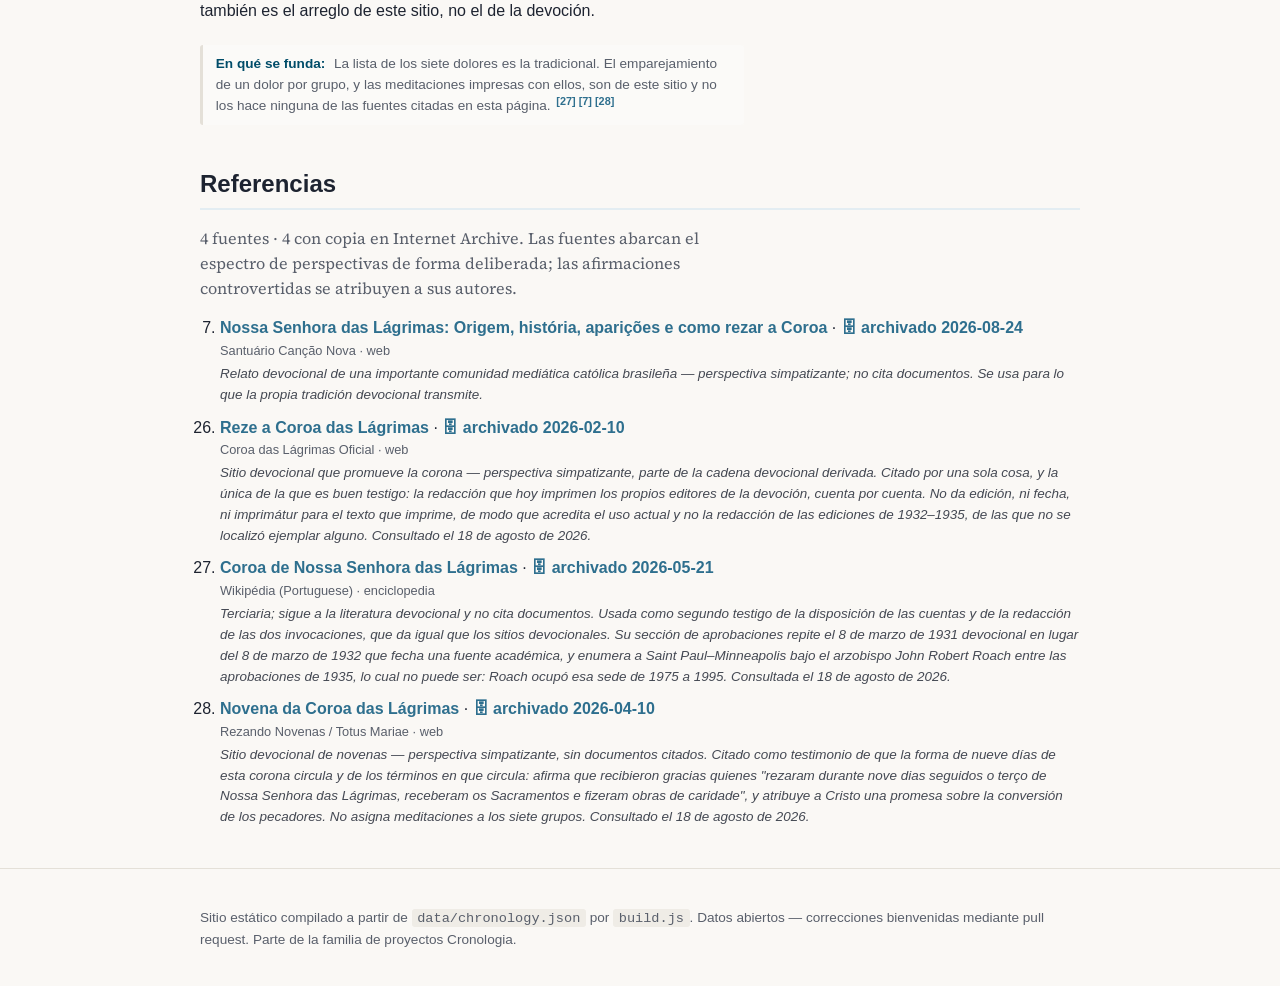
<file: docs/es/chaplet/index.html>
<!DOCTYPE html>
<html lang="es">
<head>
  <meta charset="utf-8">
  <meta name="viewport" content="width=device-width, initial-scale=1">
  <title>La Corona de las Lágrimas — el texto</title>
  <meta name="description" content="El texto de la Corona de las Lágrimas (Coroa/Terço das Lágrimas) en portugués con una traducción de trabajo: la disposición de las cuentas, la oración que se dice en cada una y de dónde procede cada parte.">
  <!-- Google tag (gtag.js) -->
  <script async src="https://www.googletagmanager.com/gtag/js?id=G-R9LV1QZHVE"></script>
  <script>
    window.dataLayer = window.dataLayer || [];
    function gtag(){dataLayer.push(arguments);}
    gtag('js', new Date());
    gtag('config', 'G-R9LV1QZHVE');
  </script>
  <link rel="stylesheet" href="../../styles.css">
  <link rel="canonical" href="https://cronologia.github.io/lagrimas/es/chaplet/">
  <link rel="alternate" hreflang="en" href="https://cronologia.github.io/lagrimas/en/chaplet/">
  <link rel="alternate" hreflang="es" href="https://cronologia.github.io/lagrimas/es/chaplet/">
  <link rel="alternate" hreflang="pt" href="https://cronologia.github.io/lagrimas/pt/chaplet/">
  <link rel="alternate" hreflang="x-default" href="https://cronologia.github.io/lagrimas/">
  <meta property="og:type" content="website">
  <meta property="og:site_name" content="La Corona de las Lágrimas — el texto">
  <meta property="og:locale" content="es_ES">
  <meta property="og:title" content="La Corona de las Lágrimas — el texto">
  <meta property="og:description" content="El texto de la Corona de las Lágrimas (Coroa/Terço das Lágrimas) en portugués con una traducción de trabajo: la disposición de las cuentas, la oración que se dice en cada una y de dónde procede cada parte.">
  <meta property="og:url" content="https://cronologia.github.io/lagrimas/es/chaplet/">
  <meta name="twitter:card" content="summary">
  <meta name="twitter:title" content="La Corona de las Lágrimas — el texto">
  <meta name="twitter:description" content="El texto de la Corona de las Lágrimas (Coroa/Terço das Lágrimas) en portugués con una traducción de trabajo: la disposición de las cuentas, la oración que se dice en cada una y de dónde procede cada parte.">
  <script type="application/ld+json">
  {
    "@context": "https://schema.org",
    "@type": "WebPage",
    "name": "La Corona de las Lágrimas — el texto",
    "description": "El texto de la Corona de las Lágrimas (Coroa/Terço das Lágrimas) en portugués con una traducción de trabajo: la disposición de las cuentas, la oración que se dice en cada una y de dónde procede cada parte.",
    "url": "https://cronologia.github.io/lagrimas/es/chaplet/",
    "inLanguage": "es"
  }
  </script>
</head>
<body>
  <header class="site-header">
    <div class="wrap">
      <nav class="lang-switch" aria-label="Idioma"><a href="../../en/chaplet/" hreflang="en">EN</a><span class="lang-current" aria-current="true">ES</span><a href="../../pt/chaplet/" hreflang="pt">PT</a></nav>
      <h1>La Corona de las Lágrimas — el texto</h1>
      <p class="subtitle">Las oraciones de la Coroa das Lágrimas tal como las imprimen sus editores, dispuestas para rezarse de corrido, con una traducción de trabajo al lado</p>
      <p class="lead">La mayoría de los actos eclesiásticos que esta cronología ha podido fechar tienen por objeto un texto impreso. El imprimátur de Mons. Barreto del 8 de marzo de 1932, y las cuatro aprobaciones concedidas en el extranjero en 1935, permiten imprimir las oraciones de esta corona y una medalla — y no juzgan nada sobre lo que se reportó en Campinas. Esta página muestra el texto del que trataban aquellos actos.</p>
      <p class="updated">Última actualización: 2026-09-08</p>
      <div class="viz-chips">
        <a href="../">← Cronología</a>
        <a href="../novena/">Arreglo de nueve días</a>
      </div>
    </div>
  </header>
  <div class="i18n-disclaimer" role="note">🌐 Traducción del inglés escrita por el asistente, sin revisión humana; la página en inglés es la versión de referencia.</div>

  <nav class="site-nav">
    <div class="wrap">
      <a href="../">Cronología</a>
      <a href="#beads">Las cuentas</a>
      <a href="#opening">Inicio</a>
      <a href="#invocations">Invocaciones</a>
      <a href="#group-1">Grupo 1</a>
      <a href="#group-2">Grupo 2</a>
      <a href="#group-3">Grupo 3</a>
      <a href="#group-4">Grupo 4</a>
      <a href="#group-5">Grupo 5</a>
      <a href="#group-6">Grupo 6</a>
      <a href="#group-7">Grupo 7</a>
      <a href="#final-beads">Cuentas finales</a>
      <a href="#final-prayer">Oración final</a>
      <a href="#jaculatorias">Invocaciones finales</a>
      <a href="#sorrows">Los siete dolores</a>
      <a href="#references">Referencias</a>
    </div>
  </nav>

  <main class="wrap">
    <p class="notice notice-attribution">Reproducir una oración no es respaldar la afirmación que hay detrás. No se ha localizado ningún juicio de la autoridad eclesiástica sobre las apariciones de Campinas (la página de la cronología expone, acto por acto, qué se juzgó y qué no), y aquí no se dice que estas palabras le fueran dictadas a nadie. Lo que el portugués de abajo acredita es más estrecho y verificable: es la redacción que hoy imprimen los propios editores de la devoción. No se localizó ningún ejemplar de las ediciones de 1932–1935 — aquellas cuya aprobación fecha la cronología —, de modo que no puede decirse en qué se aparta de ellas la redacción actual. Las meditaciones intercaladas entre las cuentas son otra cosa, y están señaladas allí donde aparecen: son una composición original del editor de este proyecto, no parte de la corona tal como nadie la transmite.<sup class="cite"><a href="#ref-26" title="Reference 26">[26]</a> <a href="#ref-7" title="Reference 7">[7]</a> <a href="#ref-27" title="Reference 27">[27]</a></sup></p>
    <section id="beads">
      <h2>Cómo está dispuesta la corona</h2>
      <div class="prayer-block">
        <p class="prayer-label">Las cuentas</p>
        <p class="prayer-prose">Cuarenta y nueve cuentas blancas en siete grupos de siete, cada grupo precedido por una cuenta mayor del mismo color, y tres cuentas más para cerrar. Las tres fuentes citadas aquí coinciden en esa disposición y en contarla como se cuenta un rosario: la cuenta grande donde iría un padrenuestro, las siete donde irían las avemarías. Las palabras que se dicen en ellas son propias de la corona, y se dan más abajo.</p>
      </div>
      <div class="prayer-block">
        <p class="prayer-label">La medalla</p>
        <p class="prayer-prose">La corona termina en una medalla que lleva a Nuestra Señora de las Lágrimas en una cara y a Jesús Maniatado en la otra. Son las dos apariciones que la cronología registra como reportadas, en noviembre de 1929 y en marzo y abril de 1930; la medalla es además el objeto nombrado en el imprimátur del 8 de marzo de 1932, junto con la corona misma.</p>
      </div>
      <div class="prayer-block">
        <p class="prayer-label">Cómo está dispuesta esta página</p>
        <p class="prayer-prose">De corrido, en el orden en que se reza: la oración inicial, luego las dos invocaciones una vez con sus fuentes, luego los siete grupos — cada uno con una meditación y las dos invocaciones tal como se dicen —, luego las tres cuentas finales, la oración final y las invocaciones finales. De dónde vienen los siete dolores, y quién escribió las meditaciones, se explica al pie de la página.</p>
      </div>
      <p class="prayer-basis"><span class="prayer-basis-label">En qué se funda:</span> <sup class="cite"><a href="#ref-26" title="Reference 26">[26]</a> <a href="#ref-7" title="Reference 7">[7]</a> <a href="#ref-27" title="Reference 27">[27]</a></sup></p>
    </section>

    <section id="opening">
      <h2>Oración inicial</h2>
      <div class="prayer-block">
        <p class="prayer-label">Se dice al comienzo, sosteniendo la medalla</p>
        <blockquote class="prayer-original" lang="pt">
          <p>Em nome do Pai, do Filho e do Espírito Santo. Amém.</p>
          <p>Eis-nos aqui aos Vossos pés, ó dulcíssimo Jesus Crucificado, para Vos oferecermos as Lágrimas d&#39;Aquela que, com tanto amor, Vos acompanhou no caminho doloroso do Calvário. Fazei, ó bom Mestre, que nós saibamos aproveitar da lição que elas nos dão, para que, na Terra, realizando a Vossa Santíssima Vontade, possamos um dia, no Céu, Vos louvar por toda a eternidade.</p>
        </blockquote>
        <p class="prayer-gloss"><span class="prayer-gloss-label">Traducción de trabajo:</span> En el nombre del Padre, y del Hijo, y del Espíritu Santo. Amén.</p>
        <p class="prayer-gloss">Aquí estamos a Vuestros pies, dulcísimo Jesús Crucificado, para ofreceros las Lágrimas de Aquella que, con tanto amor, os acompañó en el camino doloroso del Calvario. Haced, buen Maestro, que sepamos aprovechar la lección que ellas nos dan, para que, en la Tierra, cumpliendo Vuestra Santísima Voluntad, podamos un día, en el Cielo, alabaros por toda la eternidad.</p>
        <p class="prayer-cites"><sup class="cite"><a href="#ref-26" title="Reference 26">[26]</a> <a href="#ref-7" title="Reference 7">[7]</a></sup></p>
      </div>
      <p class="prayer-basis"><span class="prayer-basis-label">En qué se funda:</span> <sup class="cite"><a href="#ref-26" title="Reference 26">[26]</a> <a href="#ref-7" title="Reference 7">[7]</a></sup></p>
    </section>

    <section id="invocations">
      <h2>Las dos invocaciones</h2>
      <p class="section-intro">Estas dos frases sostienen toda la corona. La primera se dice una vez al frente de cada grupo de cuentas; la segunda en cada una de las siete cuentas que siguen, cuarenta y nueve veces en total. Aquí se dan una vez con sus fuentes, y luego se repiten en cada grupo más abajo, tal como se rezan.</p>
      <div class="prayer-block">
        <p class="prayer-label">En la cuenta grande</p>
        <blockquote class="prayer-original" lang="pt">
          <p>Vêde, ó Jesus, que são as Lágrimas d&#39;Aquela que mais Vos amou na Terra, e que mais Vos ama no Céu.</p>
        </blockquote>
        <p class="prayer-gloss"><span class="prayer-gloss-label">Traducción de trabajo:</span> Ved, oh Jesús, que son las Lágrimas de Aquella que más os amó en la Tierra y que más os ama en el Cielo.</p>
        <p class="prayer-cites"><sup class="cite"><a href="#ref-26" title="Reference 26">[26]</a> <a href="#ref-7" title="Reference 7">[7]</a> <a href="#ref-27" title="Reference 27">[27]</a></sup></p>
      </div>
      <div class="prayer-block">
        <p class="prayer-label">En cada una de las siete cuentas pequeñas</p>
        <blockquote class="prayer-original" lang="pt">
          <p>Meu Jesus, ouvi os nossos rogos, pelas Lágrimas de Vossa Mãe Santíssima.</p>
        </blockquote>
        <p class="prayer-gloss"><span class="prayer-gloss-label">Traducción de trabajo:</span> Jesús mío, escuchad nuestros ruegos, por las Lágrimas de Vuestra Madre Santísima.</p>
        <p class="prayer-cites"><sup class="cite"><a href="#ref-26" title="Reference 26">[26]</a> <a href="#ref-7" title="Reference 7">[7]</a> <a href="#ref-27" title="Reference 27">[27]</a></sup></p>
      </div>
      <div class="prayer-block">
        <p class="prayer-prose">Los editores difieren en la ortografía, no en las palabras. Coroa das Lágrimas Oficial imprime el antiguo Vêde y escribe Lágrimas con mayúscula; la página del santuario de Canção Nova imprime Vede y lágrimas. Nada del sentido depende de ello, y la reproducción de arriba sigue la primera.<sup class="cite"><a href="#ref-26" title="Reference 26">[26]</a> <a href="#ref-7" title="Reference 7">[7]</a></sup></p>
      </div>
      <p class="prayer-basis"><span class="prayer-basis-label">En qué se funda:</span> <sup class="cite"><a href="#ref-26" title="Reference 26">[26]</a> <a href="#ref-7" title="Reference 7">[7]</a> <a href="#ref-27" title="Reference 27">[27]</a></sup></p>
    </section>

    <section id="group-1">
      <h2>Primer grupo — la profecía de Simeón</h2>
      <div class="prayer-block">
        <p class="prayer-label">Meditación</p>
        <blockquote class="prayer-original prayer-meditation" lang="pt">
          <p>No Templo, o justo Simeão profetiza que uma espada de dor traspassará a alma de Maria, revelando o sofrimento redentor que acompanhará a vida de seu Divino Filho.</p>
        </blockquote>
        <p class="prayer-gloss"><span class="prayer-gloss-label">Traducción de trabajo:</span> En el templo, el justo Simeón profetiza que una espada de dolor traspasará el alma de María, revelando el sufrimiento redentor que acompañará la vida de su Divino Hijo.</p>
      </div>
      <div class="prayer-block">
        <p class="prayer-label">En la cuenta grande</p>
        <blockquote class="prayer-original" lang="pt">
          <p>Vêde, ó Jesus, que são as Lágrimas d&#39;Aquela que mais Vos amou na Terra, e que mais Vos ama no Céu.</p>
        </blockquote>
        <p class="prayer-gloss"><span class="prayer-gloss-label">Traducción de trabajo:</span> Ved, oh Jesús, que son las Lágrimas de Aquella que más os amó en la Tierra y que más os ama en el Cielo.</p>
        <p class="prayer-cites"><sup class="cite"><a href="#ref-26" title="Reference 26">[26]</a> <a href="#ref-7" title="Reference 7">[7]</a> <a href="#ref-27" title="Reference 27">[27]</a></sup></p>
      </div>
      <div class="prayer-block">
        <p class="prayer-label">En cada una de las siete cuentas pequeñas</p>
        <blockquote class="prayer-original" lang="pt">
          <p>Meu Jesus, ouvi os nossos rogos, pelas Lágrimas de Vossa Mãe Santíssima.</p>
        </blockquote>
        <p class="prayer-gloss"><span class="prayer-gloss-label">Traducción de trabajo:</span> Jesús mío, escuchad nuestros ruegos, por las Lágrimas de Vuestra Madre Santísima.</p>
        <p class="prayer-cites"><sup class="cite"><a href="#ref-26" title="Reference 26">[26]</a> <a href="#ref-7" title="Reference 7">[7]</a> <a href="#ref-27" title="Reference 27">[27]</a></sup></p>
      </div>
      <p class="prayer-basis"><span class="prayer-basis-label">En qué se funda:</span> La meditación es una composición original del editor del proyecto, escrita para esta devoción e impresa como tal — no es texto transmitido, no lleva imprimátur y no se atribuye a ninguna otra persona. Las fuentes propias de la corona no asignan ningún dolor ni misterio a ningún grupo; el emparejamiento es de este arreglo.</p>
    </section>

    <section id="group-2">
      <h2>Segundo grupo — la huida a Egipto</h2>
      <div class="prayer-block">
        <p class="prayer-label">Meditación</p>
        <blockquote class="prayer-original prayer-meditation" lang="pt">
          <p>Sob a ameaça de Herodes, Maria enfrenta o desterro e as provações do deserto para salvar e proteger a vida do Menino Jesus recém-nascido.</p>
        </blockquote>
        <p class="prayer-gloss"><span class="prayer-gloss-label">Traducción de trabajo:</span> Bajo la amenaza de Herodes, María afronta el destierro y las pruebas del desierto para salvar y proteger la vida del Niño Jesús recién nacido.</p>
      </div>
      <div class="prayer-block">
        <p class="prayer-label">En la cuenta grande</p>
        <blockquote class="prayer-original" lang="pt">
          <p>Vêde, ó Jesus, que são as Lágrimas d&#39;Aquela que mais Vos amou na Terra, e que mais Vos ama no Céu.</p>
        </blockquote>
        <p class="prayer-gloss"><span class="prayer-gloss-label">Traducción de trabajo:</span> Ved, oh Jesús, que son las Lágrimas de Aquella que más os amó en la Tierra y que más os ama en el Cielo.</p>
        <p class="prayer-cites"><sup class="cite"><a href="#ref-26" title="Reference 26">[26]</a> <a href="#ref-7" title="Reference 7">[7]</a> <a href="#ref-27" title="Reference 27">[27]</a></sup></p>
      </div>
      <div class="prayer-block">
        <p class="prayer-label">En cada una de las siete cuentas pequeñas</p>
        <blockquote class="prayer-original" lang="pt">
          <p>Meu Jesus, ouvi os nossos rogos, pelas Lágrimas de Vossa Mãe Santíssima.</p>
        </blockquote>
        <p class="prayer-gloss"><span class="prayer-gloss-label">Traducción de trabajo:</span> Jesús mío, escuchad nuestros ruegos, por las Lágrimas de Vuestra Madre Santísima.</p>
        <p class="prayer-cites"><sup class="cite"><a href="#ref-26" title="Reference 26">[26]</a> <a href="#ref-7" title="Reference 7">[7]</a> <a href="#ref-27" title="Reference 27">[27]</a></sup></p>
      </div>
      <p class="prayer-basis"><span class="prayer-basis-label">En qué se funda:</span> La meditación es una composición original del editor del proyecto, escrita para esta devoción e impresa como tal — no es texto transmitido, no lleva imprimátur y no se atribuye a ninguna otra persona. Las fuentes propias de la corona no asignan ningún dolor ni misterio a ningún grupo; el emparejamiento es de este arreglo.</p>
    </section>

    <section id="group-3">
      <h2>Tercer grupo — la pérdida del Niño Jesús en el templo</h2>
      <div class="prayer-block">
        <p class="prayer-label">Meditación</p>
        <blockquote class="prayer-original prayer-meditation" lang="pt">
          <p>Maria e José buscam em profunda aflição pelo Menino Jesus durante três dias por Jerusalém, até encontrá-Lo no Templo entre os doutores.</p>
        </blockquote>
        <p class="prayer-gloss"><span class="prayer-gloss-label">Traducción de trabajo:</span> María y José buscan con profunda aflicción al Niño Jesús durante tres días por Jerusalén, hasta encontrarlo en el templo entre los doctores.</p>
      </div>
      <div class="prayer-block">
        <p class="prayer-label">En la cuenta grande</p>
        <blockquote class="prayer-original" lang="pt">
          <p>Vêde, ó Jesus, que são as Lágrimas d&#39;Aquela que mais Vos amou na Terra, e que mais Vos ama no Céu.</p>
        </blockquote>
        <p class="prayer-gloss"><span class="prayer-gloss-label">Traducción de trabajo:</span> Ved, oh Jesús, que son las Lágrimas de Aquella que más os amó en la Tierra y que más os ama en el Cielo.</p>
        <p class="prayer-cites"><sup class="cite"><a href="#ref-26" title="Reference 26">[26]</a> <a href="#ref-7" title="Reference 7">[7]</a> <a href="#ref-27" title="Reference 27">[27]</a></sup></p>
      </div>
      <div class="prayer-block">
        <p class="prayer-label">En cada una de las siete cuentas pequeñas</p>
        <blockquote class="prayer-original" lang="pt">
          <p>Meu Jesus, ouvi os nossos rogos, pelas Lágrimas de Vossa Mãe Santíssima.</p>
        </blockquote>
        <p class="prayer-gloss"><span class="prayer-gloss-label">Traducción de trabajo:</span> Jesús mío, escuchad nuestros ruegos, por las Lágrimas de Vuestra Madre Santísima.</p>
        <p class="prayer-cites"><sup class="cite"><a href="#ref-26" title="Reference 26">[26]</a> <a href="#ref-7" title="Reference 7">[7]</a> <a href="#ref-27" title="Reference 27">[27]</a></sup></p>
      </div>
      <p class="prayer-basis"><span class="prayer-basis-label">En qué se funda:</span> La meditación es una composición original del editor del proyecto, escrita para esta devoción e impresa como tal — no es texto transmitido, no lleva imprimátur y no se atribuye a ninguna otra persona. Las fuentes propias de la corona no asignan ningún dolor ni misterio a ningún grupo; el emparejamiento es de este arreglo.</p>
    </section>

    <section id="group-4">
      <h2>Cuarto grupo — el encuentro en el camino del Calvario</h2>
      <div class="prayer-block">
        <p class="prayer-label">Meditación</p>
        <blockquote class="prayer-original prayer-meditation" lang="pt">
          <p>Ao carregar a pesada Cruz, Jesus cruza o Seu olhar com o de Sua Mãe, unindo Seus corações no sacrifício doloroso pela salvação dos homens.</p>
        </blockquote>
        <p class="prayer-gloss"><span class="prayer-gloss-label">Traducción de trabajo:</span> Al cargar la pesada Cruz, Jesús cruza su mirada con la de su Madre, uniendo sus corazones en el sacrificio doloroso por la salvación de los hombres.</p>
      </div>
      <div class="prayer-block">
        <p class="prayer-label">En la cuenta grande</p>
        <blockquote class="prayer-original" lang="pt">
          <p>Vêde, ó Jesus, que são as Lágrimas d&#39;Aquela que mais Vos amou na Terra, e que mais Vos ama no Céu.</p>
        </blockquote>
        <p class="prayer-gloss"><span class="prayer-gloss-label">Traducción de trabajo:</span> Ved, oh Jesús, que son las Lágrimas de Aquella que más os amó en la Tierra y que más os ama en el Cielo.</p>
        <p class="prayer-cites"><sup class="cite"><a href="#ref-26" title="Reference 26">[26]</a> <a href="#ref-7" title="Reference 7">[7]</a> <a href="#ref-27" title="Reference 27">[27]</a></sup></p>
      </div>
      <div class="prayer-block">
        <p class="prayer-label">En cada una de las siete cuentas pequeñas</p>
        <blockquote class="prayer-original" lang="pt">
          <p>Meu Jesus, ouvi os nossos rogos, pelas Lágrimas de Vossa Mãe Santíssima.</p>
        </blockquote>
        <p class="prayer-gloss"><span class="prayer-gloss-label">Traducción de trabajo:</span> Jesús mío, escuchad nuestros ruegos, por las Lágrimas de Vuestra Madre Santísima.</p>
        <p class="prayer-cites"><sup class="cite"><a href="#ref-26" title="Reference 26">[26]</a> <a href="#ref-7" title="Reference 7">[7]</a> <a href="#ref-27" title="Reference 27">[27]</a></sup></p>
      </div>
      <p class="prayer-basis"><span class="prayer-basis-label">En qué se funda:</span> La meditación es una composición original del editor del proyecto, escrita para esta devoción e impresa como tal — no es texto transmitido, no lleva imprimátur y no se atribuye a ninguna otra persona. Las fuentes propias de la corona no asignan ningún dolor ni misterio a ningún grupo; el emparejamiento es de este arreglo.</p>
    </section>

    <section id="group-5">
      <h2>Quinto grupo — la crucifixión y muerte de Jesús</h2>
      <div class="prayer-block">
        <p class="prayer-label">Meditación</p>
        <blockquote class="prayer-original prayer-meditation" lang="pt">
          <p>De pé junto à Cruz, a Virgem Maria testemunha a agonia extrema e a entrega da vida de Seu Filho amado pela remissão dos nossos pecados.</p>
        </blockquote>
        <p class="prayer-gloss"><span class="prayer-gloss-label">Traducción de trabajo:</span> De pie junto a la Cruz, la Virgen María es testigo de la agonía extrema y de la entrega de la vida de su Hijo amado por la remisión de nuestros pecados.</p>
      </div>
      <div class="prayer-block">
        <p class="prayer-label">En la cuenta grande</p>
        <blockquote class="prayer-original" lang="pt">
          <p>Vêde, ó Jesus, que são as Lágrimas d&#39;Aquela que mais Vos amou na Terra, e que mais Vos ama no Céu.</p>
        </blockquote>
        <p class="prayer-gloss"><span class="prayer-gloss-label">Traducción de trabajo:</span> Ved, oh Jesús, que son las Lágrimas de Aquella que más os amó en la Tierra y que más os ama en el Cielo.</p>
        <p class="prayer-cites"><sup class="cite"><a href="#ref-26" title="Reference 26">[26]</a> <a href="#ref-7" title="Reference 7">[7]</a> <a href="#ref-27" title="Reference 27">[27]</a></sup></p>
      </div>
      <div class="prayer-block">
        <p class="prayer-label">En cada una de las siete cuentas pequeñas</p>
        <blockquote class="prayer-original" lang="pt">
          <p>Meu Jesus, ouvi os nossos rogos, pelas Lágrimas de Vossa Mãe Santíssima.</p>
        </blockquote>
        <p class="prayer-gloss"><span class="prayer-gloss-label">Traducción de trabajo:</span> Jesús mío, escuchad nuestros ruegos, por las Lágrimas de Vuestra Madre Santísima.</p>
        <p class="prayer-cites"><sup class="cite"><a href="#ref-26" title="Reference 26">[26]</a> <a href="#ref-7" title="Reference 7">[7]</a> <a href="#ref-27" title="Reference 27">[27]</a></sup></p>
      </div>
      <p class="prayer-basis"><span class="prayer-basis-label">En qué se funda:</span> La meditación es una composición original del editor del proyecto, escrita para esta devoción e impresa como tal — no es texto transmitido, no lleva imprimátur y no se atribuye a ninguna otra persona. Las fuentes propias de la corona no asignan ningún dolor ni misterio a ningún grupo; el emparejamiento es de este arreglo.</p>
    </section>

    <section id="group-6">
      <h2>Sexto grupo — el descendimiento de la Cruz</h2>
      <div class="prayer-block">
        <p class="prayer-label">Meditación</p>
        <blockquote class="prayer-original prayer-meditation" lang="pt">
          <p>O corpo inerte e ferido do Salvador é acolhido no colo de Maria Santíssima, que o banha em silêncio com Suas santas lágrimas.</p>
        </blockquote>
        <p class="prayer-gloss"><span class="prayer-gloss-label">Traducción de trabajo:</span> El cuerpo inerte y herido del Salvador es acogido en el regazo de María Santísima, que lo baña en silencio con sus santas lágrimas.</p>
      </div>
      <div class="prayer-block">
        <p class="prayer-label">En la cuenta grande</p>
        <blockquote class="prayer-original" lang="pt">
          <p>Vêde, ó Jesus, que são as Lágrimas d&#39;Aquela que mais Vos amou na Terra, e que mais Vos ama no Céu.</p>
        </blockquote>
        <p class="prayer-gloss"><span class="prayer-gloss-label">Traducción de trabajo:</span> Ved, oh Jesús, que son las Lágrimas de Aquella que más os amó en la Tierra y que más os ama en el Cielo.</p>
        <p class="prayer-cites"><sup class="cite"><a href="#ref-26" title="Reference 26">[26]</a> <a href="#ref-7" title="Reference 7">[7]</a> <a href="#ref-27" title="Reference 27">[27]</a></sup></p>
      </div>
      <div class="prayer-block">
        <p class="prayer-label">En cada una de las siete cuentas pequeñas</p>
        <blockquote class="prayer-original" lang="pt">
          <p>Meu Jesus, ouvi os nossos rogos, pelas Lágrimas de Vossa Mãe Santíssima.</p>
        </blockquote>
        <p class="prayer-gloss"><span class="prayer-gloss-label">Traducción de trabajo:</span> Jesús mío, escuchad nuestros ruegos, por las Lágrimas de Vuestra Madre Santísima.</p>
        <p class="prayer-cites"><sup class="cite"><a href="#ref-26" title="Reference 26">[26]</a> <a href="#ref-7" title="Reference 7">[7]</a> <a href="#ref-27" title="Reference 27">[27]</a></sup></p>
      </div>
      <p class="prayer-basis"><span class="prayer-basis-label">En qué se funda:</span> La meditación es una composición original del editor del proyecto, escrita para esta devoción e impresa como tal — no es texto transmitido, no lleva imprimátur y no se atribuye a ninguna otra persona. Las fuentes propias de la corona no asignan ningún dolor ni misterio a ningún grupo; el emparejamiento es de este arreglo.</p>
    </section>

    <section id="group-7">
      <h2>Séptimo grupo — la sepultura de Jesús y la soledad de María</h2>
      <div class="prayer-block">
        <p class="prayer-label">Meditación</p>
        <blockquote class="prayer-original prayer-meditation" lang="pt">
          <p>O corpo de Jesus é depositado no sepulcro, e Nossa Senhora permanece em profunda e silenciosa dor, guardando acesa a esperança da Ressurreição.</p>
        </blockquote>
        <p class="prayer-gloss"><span class="prayer-gloss-label">Traducción de trabajo:</span> El cuerpo de Jesús es depositado en el sepulcro, y Nuestra Señora permanece en profundo y silencioso dolor, manteniendo encendida la esperanza de la Resurrección.</p>
      </div>
      <div class="prayer-block">
        <p class="prayer-label">En la cuenta grande</p>
        <blockquote class="prayer-original" lang="pt">
          <p>Vêde, ó Jesus, que são as Lágrimas d&#39;Aquela que mais Vos amou na Terra, e que mais Vos ama no Céu.</p>
        </blockquote>
        <p class="prayer-gloss"><span class="prayer-gloss-label">Traducción de trabajo:</span> Ved, oh Jesús, que son las Lágrimas de Aquella que más os amó en la Tierra y que más os ama en el Cielo.</p>
        <p class="prayer-cites"><sup class="cite"><a href="#ref-26" title="Reference 26">[26]</a> <a href="#ref-7" title="Reference 7">[7]</a> <a href="#ref-27" title="Reference 27">[27]</a></sup></p>
      </div>
      <div class="prayer-block">
        <p class="prayer-label">En cada una de las siete cuentas pequeñas</p>
        <blockquote class="prayer-original" lang="pt">
          <p>Meu Jesus, ouvi os nossos rogos, pelas Lágrimas de Vossa Mãe Santíssima.</p>
        </blockquote>
        <p class="prayer-gloss"><span class="prayer-gloss-label">Traducción de trabajo:</span> Jesús mío, escuchad nuestros ruegos, por las Lágrimas de Vuestra Madre Santísima.</p>
        <p class="prayer-cites"><sup class="cite"><a href="#ref-26" title="Reference 26">[26]</a> <a href="#ref-7" title="Reference 7">[7]</a> <a href="#ref-27" title="Reference 27">[27]</a></sup></p>
      </div>
      <p class="prayer-basis"><span class="prayer-basis-label">En qué se funda:</span> La meditación es una composición original del editor del proyecto, escrita para esta devoción e impresa como tal — no es texto transmitido, no lleva imprimátur y no se atribuye a ninguna otra persona. Las fuentes propias de la corona no asignan ningún dolor ni misterio a ningún grupo; el emparejamiento es de este arreglo.</p>
    </section>

    <section id="final-beads">
      <h2>Las tres cuentas finales</h2>
      <div class="prayer-block">
        <p class="prayer-prose">En las tres cuentas que cierran la corona se repite la invocación de las cuentas grandes, tres veces. Aquí no corresponde ningún texto nuevo.<sup class="cite"><a href="#ref-26" title="Reference 26">[26]</a> <a href="#ref-7" title="Reference 7">[7]</a></sup></p>
      </div>
      <div class="prayer-block">
        <p class="prayer-label">Tres veces, en las tres cuentas finales</p>
        <blockquote class="prayer-original" lang="pt">
          <p>Vêde, ó Jesus, que são as Lágrimas d&#39;Aquela que mais Vos amou na Terra, e que mais Vos ama no Céu.</p>
        </blockquote>
        <p class="prayer-gloss"><span class="prayer-gloss-label">Traducción de trabajo:</span> Ved, oh Jesús, que son las Lágrimas de Aquella que más os amó en la Tierra y que más os ama en el Cielo.</p>
        <p class="prayer-cites"><sup class="cite"><a href="#ref-26" title="Reference 26">[26]</a> <a href="#ref-7" title="Reference 7">[7]</a> <a href="#ref-27" title="Reference 27">[27]</a></sup></p>
      </div>
      <p class="prayer-basis"><span class="prayer-basis-label">En qué se funda:</span> <sup class="cite"><a href="#ref-26" title="Reference 26">[26]</a> <a href="#ref-7" title="Reference 7">[7]</a></sup></p>
    </section>

    <section id="final-prayer">
      <h2>Oración final</h2>
      <div class="prayer-block">
        <blockquote class="prayer-original" lang="pt">
          <p>Virgem Santíssima e Mãe das Dores, nós Vos pedimos que junteis os Vossos rogos aos nossos, a fim de que Jesus, Vosso Divino Filho, a quem nos dirigimos em nome das Vossas Lágrimas de Mãe, ouça as nossas preces e nos conceda, com as graças que desejamos, a coroa eterna. Amém!</p>
        </blockquote>
        <p class="prayer-gloss"><span class="prayer-gloss-label">Traducción de trabajo:</span> Virgen Santísima y Madre de los Dolores, os pedimos que unáis Vuestros ruegos a los nuestros, a fin de que Jesús, Vuestro Divino Hijo, a quien nos dirigimos en nombre de Vuestras Lágrimas de Madre, escuche nuestras preces y nos conceda, con las gracias que deseamos, la corona eterna. ¡Amén!</p>
        <p class="prayer-cites"><sup class="cite"><a href="#ref-26" title="Reference 26">[26]</a> <a href="#ref-7" title="Reference 7">[7]</a></sup></p>
      </div>
      <div class="prayer-block">
        <p class="prayer-prose">La última cláusula se imprime de dos maneras en las dos fuentes citadas aquí. Coroa das Lágrimas Oficial termina en a coroa eterna, la corona eterna, y esa es la lectura reproducida arriba; la página del santuario de Canção Nova termina en a coroa da vida eterna, la corona de la vida eterna. Ninguna de las dos indica edición ni fecha, de modo que no puede mostrarse cuál es la más antigua, y la variante se registra en lugar de resolverse — como los desacuerdos de fechas en la cronología.<sup class="cite"><a href="#ref-26" title="Reference 26">[26]</a> <a href="#ref-7" title="Reference 7">[7]</a></sup></p>
      </div>
      <p class="prayer-basis"><span class="prayer-basis-label">En qué se funda:</span> <sup class="cite"><a href="#ref-26" title="Reference 26">[26]</a> <a href="#ref-7" title="Reference 7">[7]</a></sup></p>
    </section>

    <section id="jaculatorias">
      <h2>Invocaciones finales</h2>
      <div class="prayer-block">
        <p class="prayer-label">Se dicen al final, contemplando la medalla</p>
        <blockquote class="prayer-original" lang="pt">
          <p>Por Vossa mansidão divina, ó Jesus Manietado, salvai o mundo do erro que o ameaça!</p>
          <p>Ó Virgem Dolorosíssima, as Vossas Lágrimas derrubaram o império infernal!</p>
        </blockquote>
        <p class="prayer-gloss"><span class="prayer-gloss-label">Traducción de trabajo:</span> ¡Por Vuestra mansedumbre divina, oh Jesús Maniatado, salvad al mundo del error que lo amenaza!</p>
        <p class="prayer-gloss">¡Oh Virgen Dolorosísima, Vuestras Lágrimas derribaron el imperio infernal!</p>
        <p class="prayer-cites"><sup class="cite"><a href="#ref-26" title="Reference 26">[26]</a> <a href="#ref-7" title="Reference 7">[7]</a></sup></p>
      </div>
      <p class="prayer-basis"><span class="prayer-basis-label">En qué se funda:</span> <sup class="cite"><a href="#ref-26" title="Reference 26">[26]</a> <a href="#ref-7" title="Reference 7">[7]</a></sup></p>
    </section>

    <section id="sorrows">
      <h2>De dónde vienen los siete dolores</h2>
      <p class="section-intro">La corona, tal como la transmiten sus editores, no prescribe ningún misterio. Emparejar uno de los siete dolores de María con cada uno de los siete grupos, como hace esta página, es un arreglo — y conviene saber qué parte de lo que se acaba de rezar es cuál.</p>
      <div class="prayer-block">
        <p class="prayer-label">Lo que las fuentes dicen sobre la meditación</p>
        <p class="prayer-prose">Lo dicen en términos generales. El artículo de la Wikipedia en portugués afirma que la corona se reza a cualquier hora del día, sempre meditando na Paixão de Jesus, nas Dores e nas Lágrimas da Virgem Maria — siempre meditando en la Pasión de Jesús, en los Dolores y en las Lágrimas de la Virgen María — y no asigna nada a ningún grupo en particular. Canção Nova dice que la estructura invita a meditar la Pasión de Cristo. La página de novena citada aquí, que sí sitúa la corona dentro de una forma de nueve días, tampoco asigna meditación alguna a un grupo.</p>
      </div>
      <div class="prayer-block">
        <p class="prayer-label">Dos devociones, mantenidas aparte</p>
        <p class="prayer-prose">El mismo artículo de la enciclopedia describe esta corona como semejante a la Coroa das Dores de Maria, la Corona de los Dolores de María, aunque de otro color. Semejante no es lo mismo: los siete dolores son una devoción mariana más antigua, con sus propias cuentas, y los siete grupos de esta no son un recuento de ellos.</p>
      </div>
      <div class="prayer-block">
        <p class="prayer-label">Quién escribió las meditaciones</p>
        <p class="prayer-prose">Las siete meditaciones de arriba son una composición original del editor de este proyecto, escrita para esta devoción. No se atribuyen a la hermana Amália, ni a sus escritos, ni a ninguna editorial; no llevan imprimátur y ninguna fuente las transmite. Se imprimen junto a las cuentas porque la página está dispuesta para rezarse, y cada una lleva esa constancia debajo.</p>
      </div>
      <div class="prayer-block">
        <p class="prayer-label">Los siete tradicionales</p>
        <p class="prayer-prose">Los dolores son la lista tradicional, y son los títulos de arriba: la profecía de Simeón; la huida a Egipto; la pérdida del Niño Jesús en el templo; el encuentro en el camino del Calvario; la crucifixión y muerte; recibir el cuerpo bajado de la cruz; la sepultura. En la otra página de este sitio hay un arreglo de nueve días construido sobre la misma lista, y también es el arreglo de este sitio, no el de la devoción.</p>
      </div>
      <p class="prayer-basis"><span class="prayer-basis-label">En qué se funda:</span> La lista de los siete dolores es la tradicional. El emparejamiento de un dolor por grupo, y las meditaciones impresas con ellos, son de este sitio y no los hace ninguna de las fuentes citadas en esta página. <sup class="cite"><a href="#ref-27" title="Reference 27">[27]</a> <a href="#ref-7" title="Reference 7">[7]</a> <a href="#ref-28" title="Reference 28">[28]</a></sup></p>
    </section>

    <section id="references">
      <h2>Referencias</h2>
      <p class="section-intro">4 fuentes · 4 con copia en Internet Archive. Las fuentes abarcan el
      espectro de perspectivas de forma deliberada; las afirmaciones controvertidas se atribuyen a sus autores.</p>
      <ol class="references">
        <li id="ref-7" value="7">
          <a href="https://santuario.cancaonova.com/nossasenhora/nossa-senhora-das-lagrimas-historia-coroa/" rel="noopener noreferrer" target="_blank">Nossa Senhora das Lágrimas: Origem, história, aparições e como rezar a Coroa</a> · <a class="archive-link" href="https://web.archive.org/web/20260824073216/https://santuario.cancaonova.com/nossasenhora/nossa-senhora-das-lagrimas-historia-coroa/" rel="noopener noreferrer" target="_blank">🗄 archivado 2026-08-24</a>
          <span class="ref-meta">Santuário Canção Nova · web</span>
          <span class="ref-note">Relato devocional de una importante comunidad mediática católica brasileña — perspectiva simpatizante; no cita documentos. Se usa para lo que la propia tradición devocional transmite.</span>
        </li>
        <li id="ref-26" value="26">
          <a href="https://coroadaslagrimasoficial.com.br/reze-a-coroa-das-lagrimas/" rel="noopener noreferrer" target="_blank">Reze a Coroa das Lágrimas</a> · <a class="archive-link" href="https://web.archive.org/web/20260210124259/https://coroadaslagrimasoficial.com.br/reze-a-coroa-das-lagrimas/" rel="noopener noreferrer" target="_blank">🗄 archivado 2026-02-10</a>
          <span class="ref-meta">Coroa das Lágrimas Oficial · web</span>
          <span class="ref-note">Sitio devocional que promueve la corona — perspectiva simpatizante, parte de la cadena devocional derivada. Citado por una sola cosa, y la única de la que es buen testigo: la redacción que hoy imprimen los propios editores de la devoción, cuenta por cuenta. No da edición, ni fecha, ni imprimátur para el texto que imprime, de modo que acredita el uso actual y no la redacción de las ediciones de 1932–1935, de las que no se localizó ejemplar alguno. Consultado el 18 de agosto de 2026.</span>
        </li>
        <li id="ref-27" value="27">
          <a href="https://pt.wikipedia.org/wiki/Coroa_de_Nossa_Senhora_das_L%C3%A1grimas" rel="noopener noreferrer" target="_blank">Coroa de Nossa Senhora das Lágrimas</a> · <a class="archive-link" href="https://web.archive.org/web/20260521012523/https://pt.wikipedia.org/wiki/Coroa_de_Nossa_Senhora_das_L%C3%A1grimas" rel="noopener noreferrer" target="_blank">🗄 archivado 2026-05-21</a>
          <span class="ref-meta">Wikipédia (Portuguese) · enciclopedia</span>
          <span class="ref-note">Terciaria; sigue a la literatura devocional y no cita documentos. Usada como segundo testigo de la disposición de las cuentas y de la redacción de las dos invocaciones, que da igual que los sitios devocionales. Su sección de aprobaciones repite el 8 de marzo de 1931 devocional en lugar del 8 de marzo de 1932 que fecha una fuente académica, y enumera a Saint Paul–Minneapolis bajo el arzobispo John Robert Roach entre las aprobaciones de 1935, lo cual no puede ser: Roach ocupó esa sede de 1975 a 1995. Consultada el 18 de agosto de 2026.</span>
        </li>
        <li id="ref-28" value="28">
          <a href="https://novenas.totusmariae.org/coroa-das-lagrimas/" rel="noopener noreferrer" target="_blank">Novena da Coroa das Lágrimas</a> · <a class="archive-link" href="https://web.archive.org/web/20260410154441/https://novenas.totusmariae.org/coroa-das-lagrimas/" rel="noopener noreferrer" target="_blank">🗄 archivado 2026-04-10</a>
          <span class="ref-meta">Rezando Novenas / Totus Mariae · web</span>
          <span class="ref-note">Sitio devocional de novenas — perspectiva simpatizante, sin documentos citados. Citado como testimonio de que la forma de nueve días de esta corona circula y de los términos en que circula: afirma que recibieron gracias quienes &quot;rezaram durante nove dias seguidos o terço de Nossa Senhora das Lágrimas, receberam os Sacramentos e fizeram obras de caridade&quot;, y atribuye a Cristo una promesa sobre la conversión de los pecadores. No asigna meditaciones a los siete grupos. Consultado el 18 de agosto de 2026.</span>
        </li>
      </ol>
    </section>
  </main>

  <footer class="site-footer">
    <div class="wrap">
      <p>Sitio estático compilado a partir de <code>data/chronology.json</code> por <code>build.js</code>. Datos abiertos — correcciones bienvenidas mediante pull request.
      Parte de la familia de proyectos Cronologia.</p>
    </div>
  </footer>
</body>
</html>
</file>
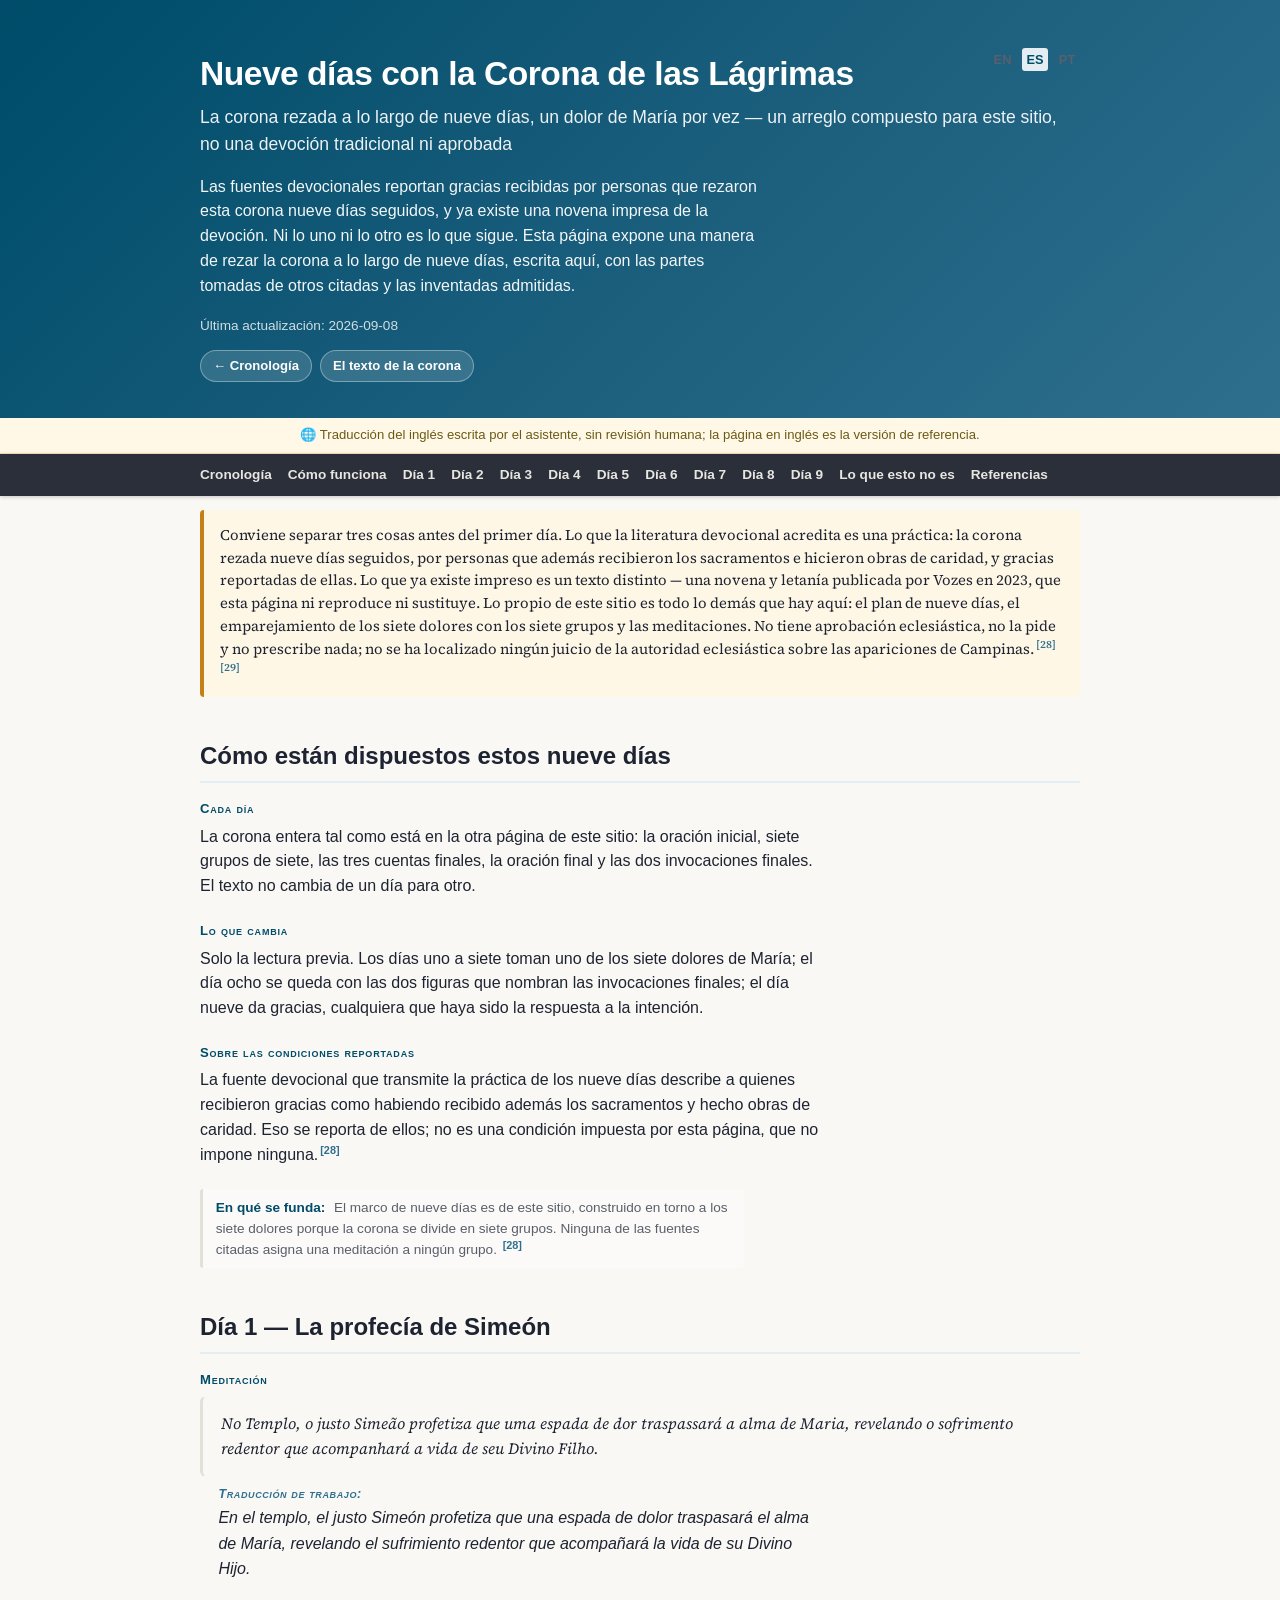
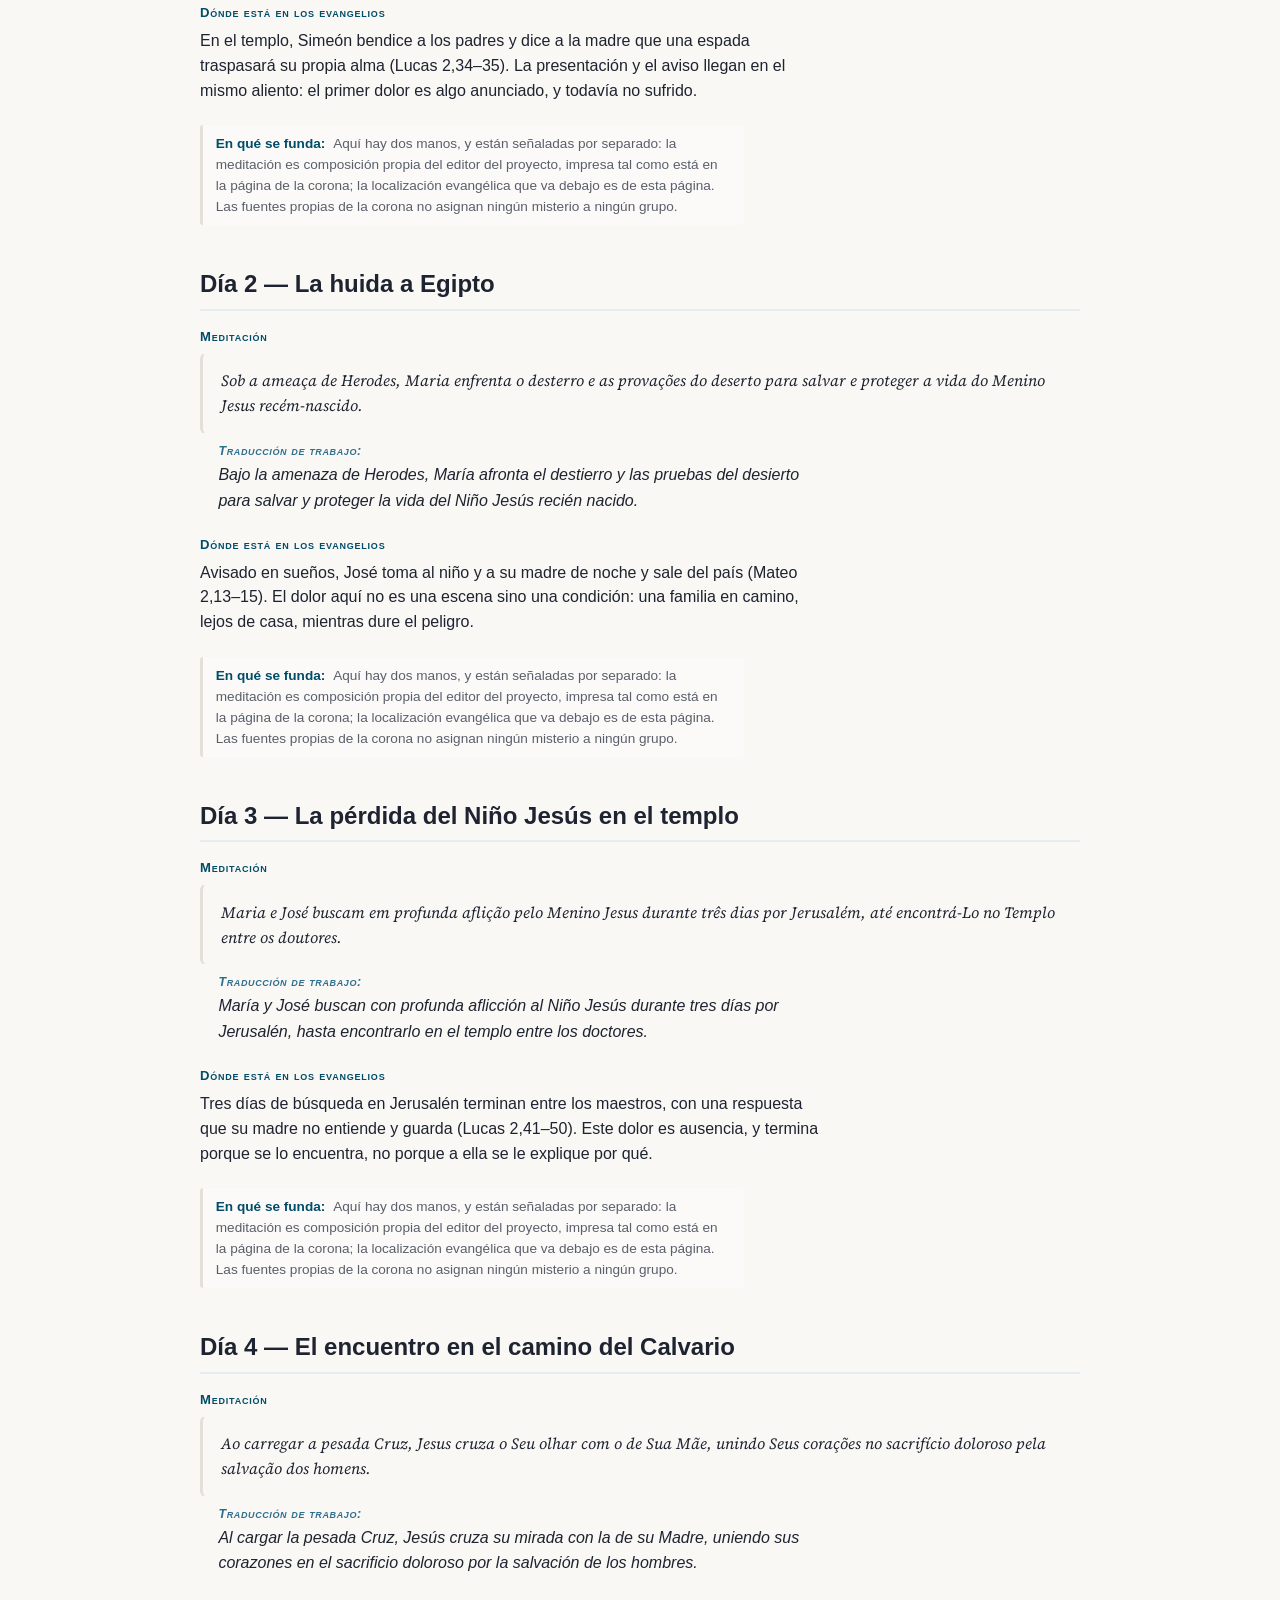
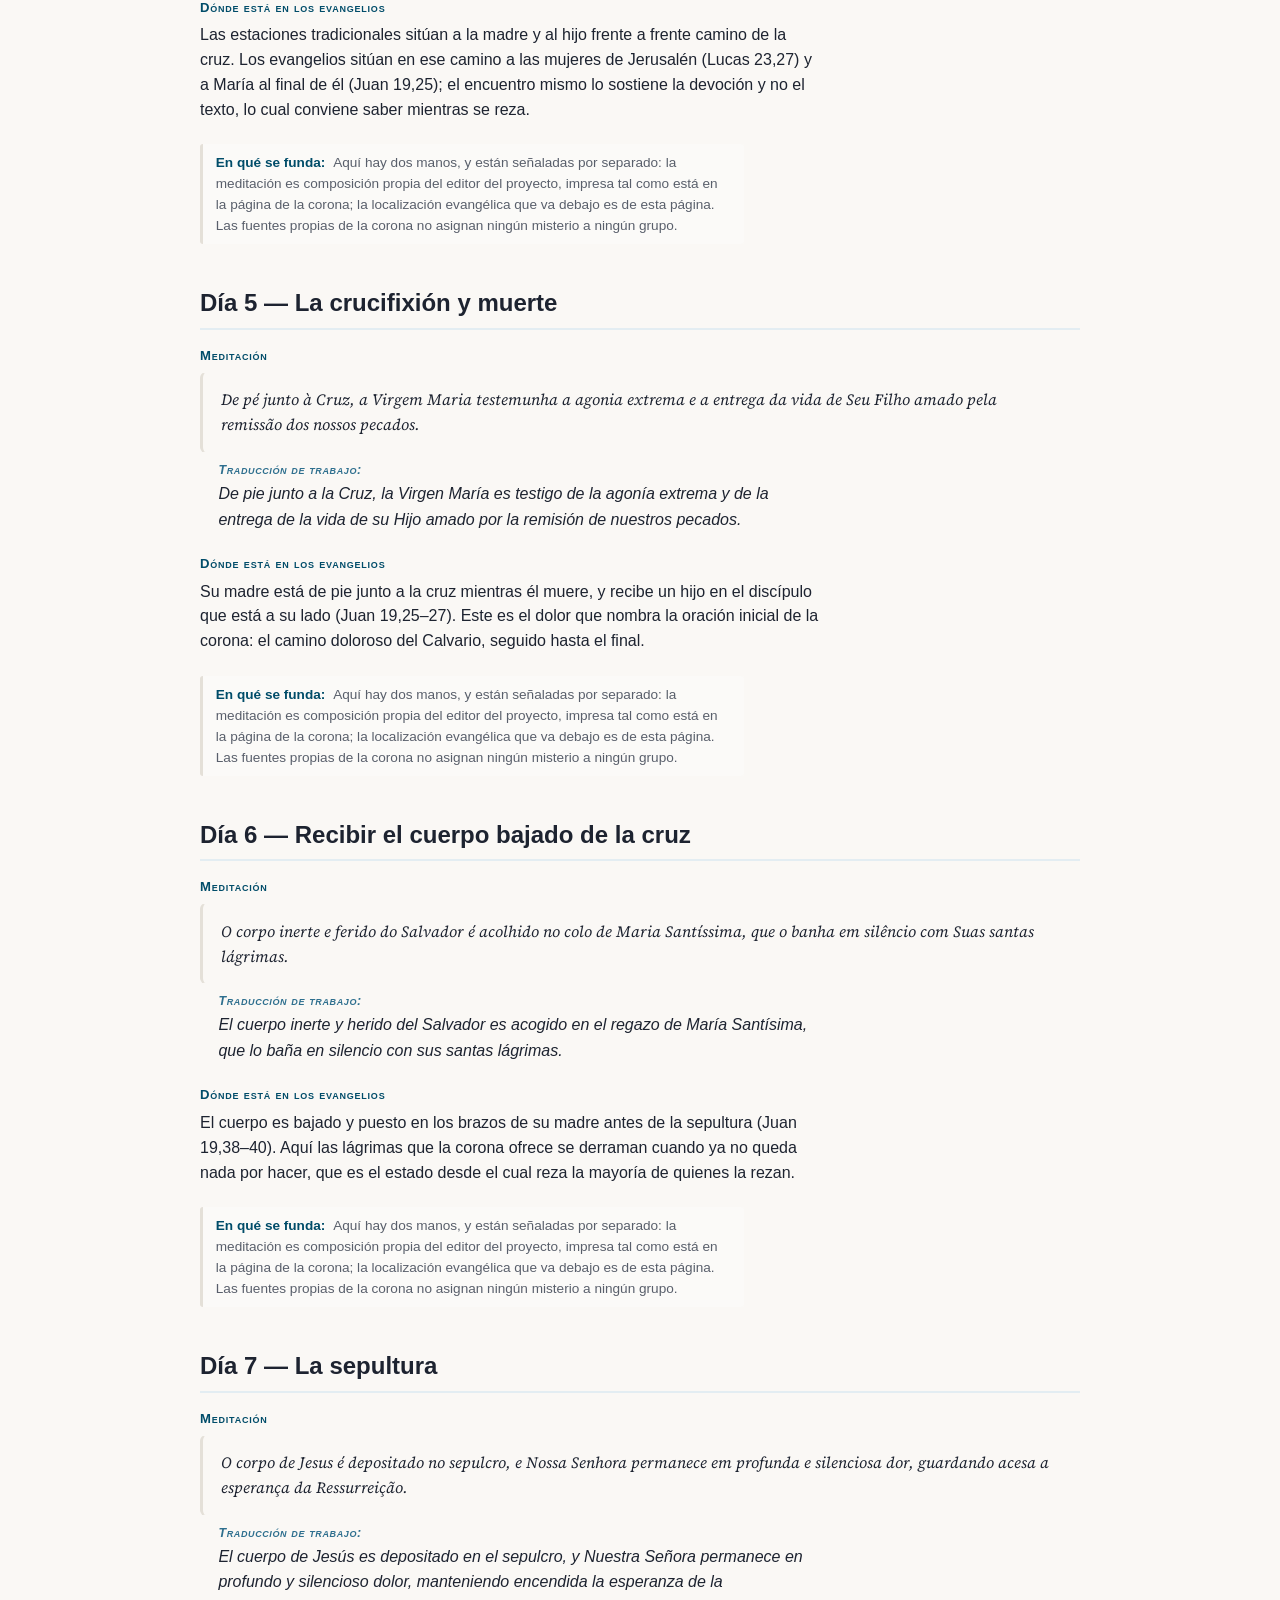
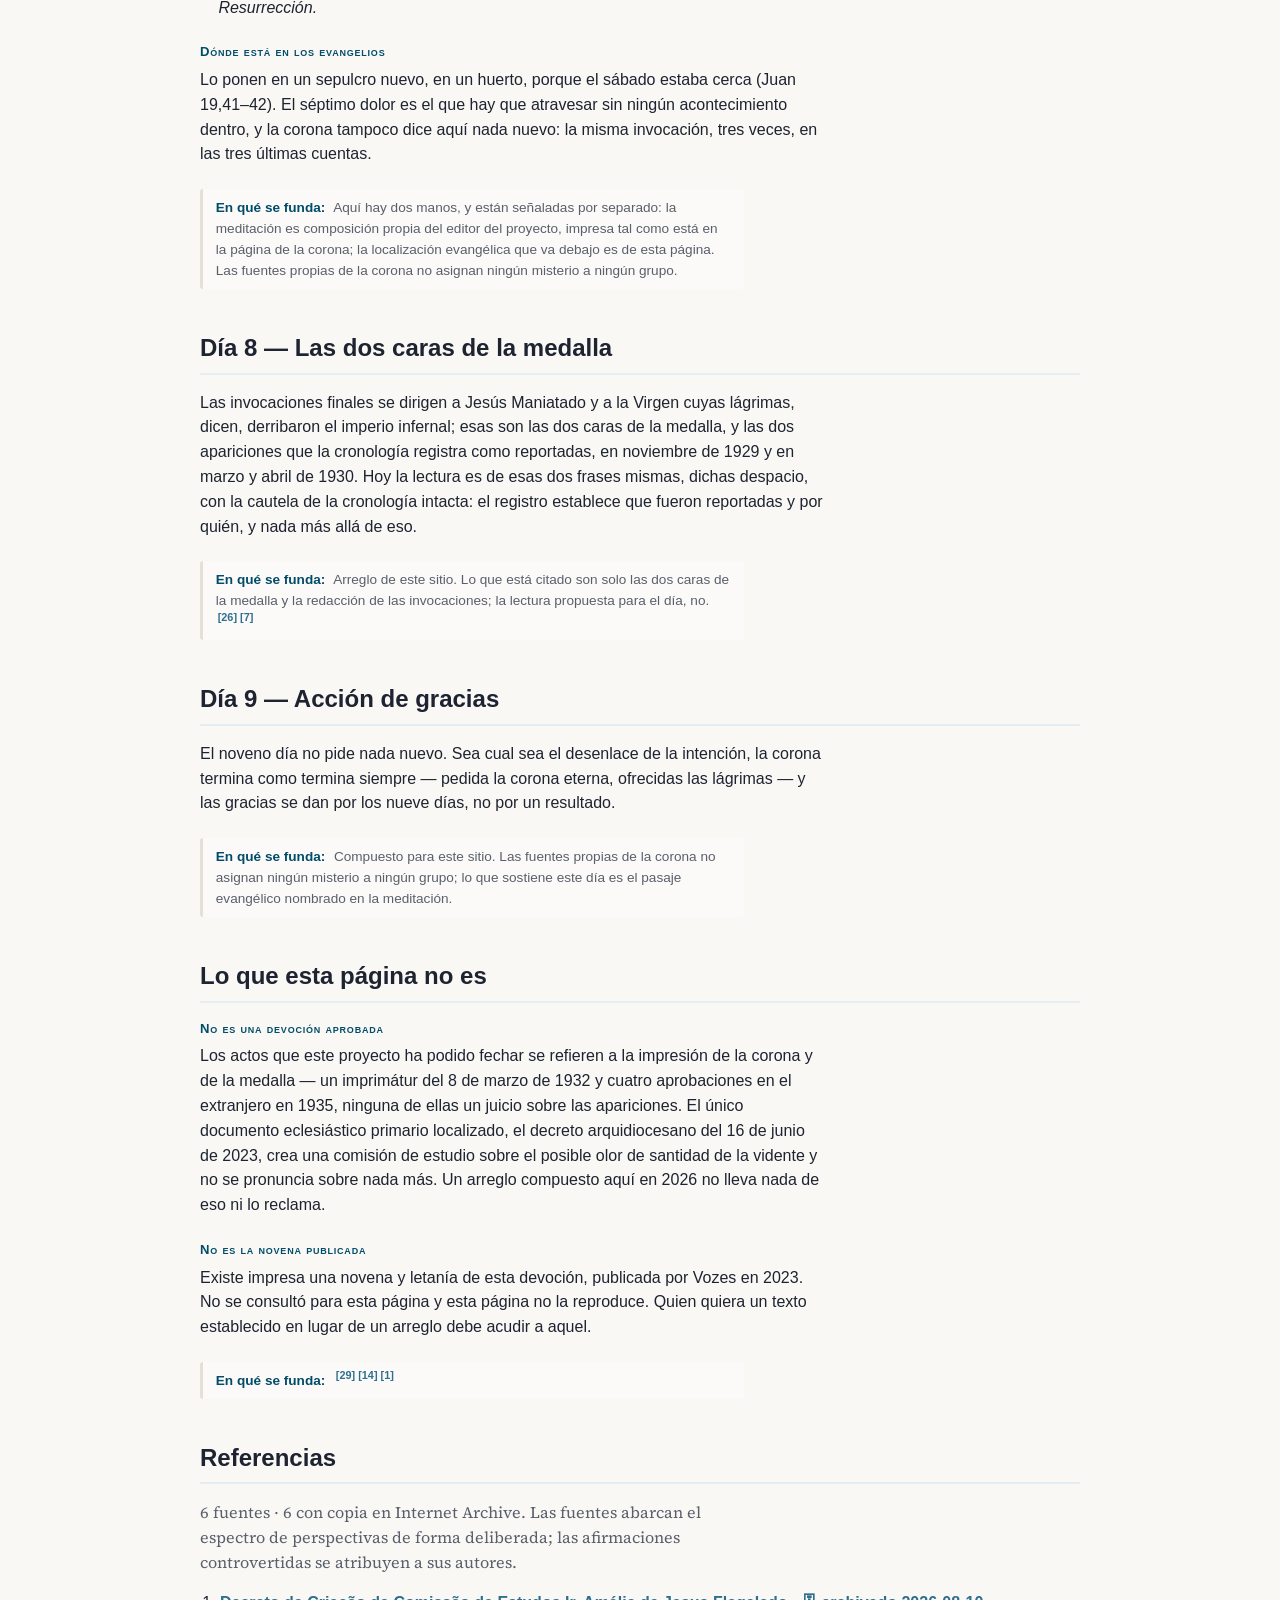
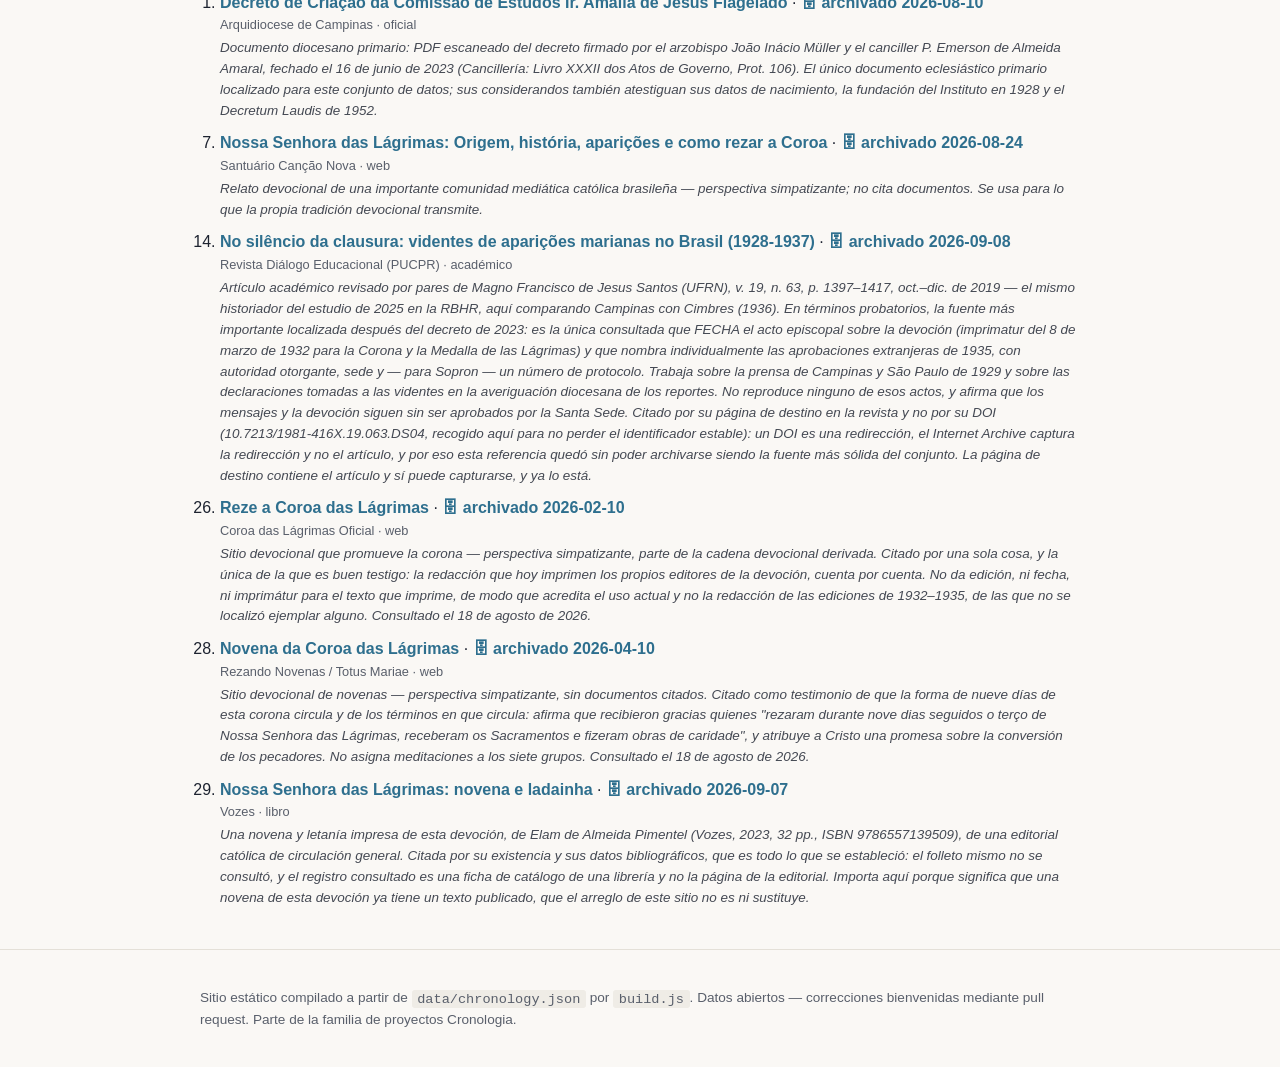
<file: docs/es/novena/index.html>
<!DOCTYPE html>
<html lang="es">
<head>
  <meta charset="utf-8">
  <meta name="viewport" content="width=device-width, initial-scale=1">
  <title>Nueve días con la Corona de las Lágrimas</title>
  <meta name="description" content="Un arreglo de nueve días de la Corona de las Lágrimas que empareja los siete dolores de María con los siete grupos de cuentas, con las partes tomadas de otros citadas y los añadidos propios de este sitio nombrados como tales.">
  <!-- Google tag (gtag.js) -->
  <script async src="https://www.googletagmanager.com/gtag/js?id=G-R9LV1QZHVE"></script>
  <script>
    window.dataLayer = window.dataLayer || [];
    function gtag(){dataLayer.push(arguments);}
    gtag('js', new Date());
    gtag('config', 'G-R9LV1QZHVE');
  </script>
  <link rel="stylesheet" href="../../styles.css">
  <link rel="canonical" href="https://cronologia.github.io/lagrimas/es/novena/">
  <link rel="alternate" hreflang="en" href="https://cronologia.github.io/lagrimas/en/novena/">
  <link rel="alternate" hreflang="es" href="https://cronologia.github.io/lagrimas/es/novena/">
  <link rel="alternate" hreflang="pt" href="https://cronologia.github.io/lagrimas/pt/novena/">
  <link rel="alternate" hreflang="x-default" href="https://cronologia.github.io/lagrimas/">
  <meta property="og:type" content="website">
  <meta property="og:site_name" content="Nueve días con la Corona de las Lágrimas">
  <meta property="og:locale" content="es_ES">
  <meta property="og:title" content="Nueve días con la Corona de las Lágrimas">
  <meta property="og:description" content="Un arreglo de nueve días de la Corona de las Lágrimas que empareja los siete dolores de María con los siete grupos de cuentas, con las partes tomadas de otros citadas y los añadidos propios de este sitio nombrados como tales.">
  <meta property="og:url" content="https://cronologia.github.io/lagrimas/es/novena/">
  <meta name="twitter:card" content="summary">
  <meta name="twitter:title" content="Nueve días con la Corona de las Lágrimas">
  <meta name="twitter:description" content="Un arreglo de nueve días de la Corona de las Lágrimas que empareja los siete dolores de María con los siete grupos de cuentas, con las partes tomadas de otros citadas y los añadidos propios de este sitio nombrados como tales.">
  <script type="application/ld+json">
  {
    "@context": "https://schema.org",
    "@type": "WebPage",
    "name": "Nueve días con la Corona de las Lágrimas",
    "description": "Un arreglo de nueve días de la Corona de las Lágrimas que empareja los siete dolores de María con los siete grupos de cuentas, con las partes tomadas de otros citadas y los añadidos propios de este sitio nombrados como tales.",
    "url": "https://cronologia.github.io/lagrimas/es/novena/",
    "inLanguage": "es"
  }
  </script>
</head>
<body>
  <header class="site-header">
    <div class="wrap">
      <nav class="lang-switch" aria-label="Idioma"><a href="../../en/novena/" hreflang="en">EN</a><span class="lang-current" aria-current="true">ES</span><a href="../../pt/novena/" hreflang="pt">PT</a></nav>
      <h1>Nueve días con la Corona de las Lágrimas</h1>
      <p class="subtitle">La corona rezada a lo largo de nueve días, un dolor de María por vez — un arreglo compuesto para este sitio, no una devoción tradicional ni aprobada</p>
      <p class="lead">Las fuentes devocionales reportan gracias recibidas por personas que rezaron esta corona nueve días seguidos, y ya existe una novena impresa de la devoción. Ni lo uno ni lo otro es lo que sigue. Esta página expone una manera de rezar la corona a lo largo de nueve días, escrita aquí, con las partes tomadas de otros citadas y las inventadas admitidas.</p>
      <p class="updated">Última actualización: 2026-09-08</p>
      <div class="viz-chips">
        <a href="../">← Cronología</a>
        <a href="../chaplet/">El texto de la corona</a>
      </div>
    </div>
  </header>
  <div class="i18n-disclaimer" role="note">🌐 Traducción del inglés escrita por el asistente, sin revisión humana; la página en inglés es la versión de referencia.</div>

  <nav class="site-nav">
    <div class="wrap">
      <a href="../">Cronología</a>
      <a href="#how">Cómo funciona</a>
      <a href="#day-1">Día 1</a>
      <a href="#day-2">Día 2</a>
      <a href="#day-3">Día 3</a>
      <a href="#day-4">Día 4</a>
      <a href="#day-5">Día 5</a>
      <a href="#day-6">Día 6</a>
      <a href="#day-7">Día 7</a>
      <a href="#day-8">Día 8</a>
      <a href="#day-9">Día 9</a>
      <a href="#not">Lo que esto no es</a>
      <a href="#references">Referencias</a>
    </div>
  </nav>

  <main class="wrap">
    <p class="notice notice-attribution">Conviene separar tres cosas antes del primer día. Lo que la literatura devocional acredita es una práctica: la corona rezada nueve días seguidos, por personas que además recibieron los sacramentos e hicieron obras de caridad, y gracias reportadas de ellas. Lo que ya existe impreso es un texto distinto — una novena y letanía publicada por Vozes en 2023, que esta página ni reproduce ni sustituye. Lo propio de este sitio es todo lo demás que hay aquí: el plan de nueve días, el emparejamiento de los siete dolores con los siete grupos y las meditaciones. No tiene aprobación eclesiástica, no la pide y no prescribe nada; no se ha localizado ningún juicio de la autoridad eclesiástica sobre las apariciones de Campinas.<sup class="cite"><a href="#ref-28" title="Reference 28">[28]</a> <a href="#ref-29" title="Reference 29">[29]</a></sup></p>
    <section id="how">
      <h2>Cómo están dispuestos estos nueve días</h2>
      <div class="prayer-block">
        <p class="prayer-label">Cada día</p>
        <p class="prayer-prose">La corona entera tal como está en la otra página de este sitio: la oración inicial, siete grupos de siete, las tres cuentas finales, la oración final y las dos invocaciones finales. El texto no cambia de un día para otro.</p>
      </div>
      <div class="prayer-block">
        <p class="prayer-label">Lo que cambia</p>
        <p class="prayer-prose">Solo la lectura previa. Los días uno a siete toman uno de los siete dolores de María; el día ocho se queda con las dos figuras que nombran las invocaciones finales; el día nueve da gracias, cualquiera que haya sido la respuesta a la intención.</p>
      </div>
      <div class="prayer-block">
        <p class="prayer-label">Sobre las condiciones reportadas</p>
        <p class="prayer-prose">La fuente devocional que transmite la práctica de los nueve días describe a quienes recibieron gracias como habiendo recibido además los sacramentos y hecho obras de caridad. Eso se reporta de ellos; no es una condición impuesta por esta página, que no impone ninguna.<sup class="cite"><a href="#ref-28" title="Reference 28">[28]</a></sup></p>
      </div>
      <p class="prayer-basis"><span class="prayer-basis-label">En qué se funda:</span> El marco de nueve días es de este sitio, construido en torno a los siete dolores porque la corona se divide en siete grupos. Ninguna de las fuentes citadas asigna una meditación a ningún grupo. <sup class="cite"><a href="#ref-28" title="Reference 28">[28]</a></sup></p>
    </section>

    <section id="day-1">
      <h2>Día 1 — La profecía de Simeón</h2>
      <div class="prayer-block">
        <p class="prayer-label">Meditación</p>
        <blockquote class="prayer-original prayer-meditation" lang="pt">
          <p>No Templo, o justo Simeão profetiza que uma espada de dor traspassará a alma de Maria, revelando o sofrimento redentor que acompanhará a vida de seu Divino Filho.</p>
        </blockquote>
        <p class="prayer-gloss"><span class="prayer-gloss-label">Traducción de trabajo:</span> En el templo, el justo Simeón profetiza que una espada de dolor traspasará el alma de María, revelando el sufrimiento redentor que acompañará la vida de su Divino Hijo.</p>
      </div>
      <div class="prayer-block">
        <p class="prayer-label">Dónde está en los evangelios</p>
        <p class="prayer-prose">En el templo, Simeón bendice a los padres y dice a la madre que una espada traspasará su propia alma (Lucas 2,34–35). La presentación y el aviso llegan en el mismo aliento: el primer dolor es algo anunciado, y todavía no sufrido.</p>
      </div>
      <p class="prayer-basis"><span class="prayer-basis-label">En qué se funda:</span> Aquí hay dos manos, y están señaladas por separado: la meditación es composición propia del editor del proyecto, impresa tal como está en la página de la corona; la localización evangélica que va debajo es de esta página. Las fuentes propias de la corona no asignan ningún misterio a ningún grupo.</p>
    </section>

    <section id="day-2">
      <h2>Día 2 — La huida a Egipto</h2>
      <div class="prayer-block">
        <p class="prayer-label">Meditación</p>
        <blockquote class="prayer-original prayer-meditation" lang="pt">
          <p>Sob a ameaça de Herodes, Maria enfrenta o desterro e as provações do deserto para salvar e proteger a vida do Menino Jesus recém-nascido.</p>
        </blockquote>
        <p class="prayer-gloss"><span class="prayer-gloss-label">Traducción de trabajo:</span> Bajo la amenaza de Herodes, María afronta el destierro y las pruebas del desierto para salvar y proteger la vida del Niño Jesús recién nacido.</p>
      </div>
      <div class="prayer-block">
        <p class="prayer-label">Dónde está en los evangelios</p>
        <p class="prayer-prose">Avisado en sueños, José toma al niño y a su madre de noche y sale del país (Mateo 2,13–15). El dolor aquí no es una escena sino una condición: una familia en camino, lejos de casa, mientras dure el peligro.</p>
      </div>
      <p class="prayer-basis"><span class="prayer-basis-label">En qué se funda:</span> Aquí hay dos manos, y están señaladas por separado: la meditación es composición propia del editor del proyecto, impresa tal como está en la página de la corona; la localización evangélica que va debajo es de esta página. Las fuentes propias de la corona no asignan ningún misterio a ningún grupo.</p>
    </section>

    <section id="day-3">
      <h2>Día 3 — La pérdida del Niño Jesús en el templo</h2>
      <div class="prayer-block">
        <p class="prayer-label">Meditación</p>
        <blockquote class="prayer-original prayer-meditation" lang="pt">
          <p>Maria e José buscam em profunda aflição pelo Menino Jesus durante três dias por Jerusalém, até encontrá-Lo no Templo entre os doutores.</p>
        </blockquote>
        <p class="prayer-gloss"><span class="prayer-gloss-label">Traducción de trabajo:</span> María y José buscan con profunda aflicción al Niño Jesús durante tres días por Jerusalén, hasta encontrarlo en el templo entre los doctores.</p>
      </div>
      <div class="prayer-block">
        <p class="prayer-label">Dónde está en los evangelios</p>
        <p class="prayer-prose">Tres días de búsqueda en Jerusalén terminan entre los maestros, con una respuesta que su madre no entiende y guarda (Lucas 2,41–50). Este dolor es ausencia, y termina porque se lo encuentra, no porque a ella se le explique por qué.</p>
      </div>
      <p class="prayer-basis"><span class="prayer-basis-label">En qué se funda:</span> Aquí hay dos manos, y están señaladas por separado: la meditación es composición propia del editor del proyecto, impresa tal como está en la página de la corona; la localización evangélica que va debajo es de esta página. Las fuentes propias de la corona no asignan ningún misterio a ningún grupo.</p>
    </section>

    <section id="day-4">
      <h2>Día 4 — El encuentro en el camino del Calvario</h2>
      <div class="prayer-block">
        <p class="prayer-label">Meditación</p>
        <blockquote class="prayer-original prayer-meditation" lang="pt">
          <p>Ao carregar a pesada Cruz, Jesus cruza o Seu olhar com o de Sua Mãe, unindo Seus corações no sacrifício doloroso pela salvação dos homens.</p>
        </blockquote>
        <p class="prayer-gloss"><span class="prayer-gloss-label">Traducción de trabajo:</span> Al cargar la pesada Cruz, Jesús cruza su mirada con la de su Madre, uniendo sus corazones en el sacrificio doloroso por la salvación de los hombres.</p>
      </div>
      <div class="prayer-block">
        <p class="prayer-label">Dónde está en los evangelios</p>
        <p class="prayer-prose">Las estaciones tradicionales sitúan a la madre y al hijo frente a frente camino de la cruz. Los evangelios sitúan en ese camino a las mujeres de Jerusalén (Lucas 23,27) y a María al final de él (Juan 19,25); el encuentro mismo lo sostiene la devoción y no el texto, lo cual conviene saber mientras se reza.</p>
      </div>
      <p class="prayer-basis"><span class="prayer-basis-label">En qué se funda:</span> Aquí hay dos manos, y están señaladas por separado: la meditación es composición propia del editor del proyecto, impresa tal como está en la página de la corona; la localización evangélica que va debajo es de esta página. Las fuentes propias de la corona no asignan ningún misterio a ningún grupo.</p>
    </section>

    <section id="day-5">
      <h2>Día 5 — La crucifixión y muerte</h2>
      <div class="prayer-block">
        <p class="prayer-label">Meditación</p>
        <blockquote class="prayer-original prayer-meditation" lang="pt">
          <p>De pé junto à Cruz, a Virgem Maria testemunha a agonia extrema e a entrega da vida de Seu Filho amado pela remissão dos nossos pecados.</p>
        </blockquote>
        <p class="prayer-gloss"><span class="prayer-gloss-label">Traducción de trabajo:</span> De pie junto a la Cruz, la Virgen María es testigo de la agonía extrema y de la entrega de la vida de su Hijo amado por la remisión de nuestros pecados.</p>
      </div>
      <div class="prayer-block">
        <p class="prayer-label">Dónde está en los evangelios</p>
        <p class="prayer-prose">Su madre está de pie junto a la cruz mientras él muere, y recibe un hijo en el discípulo que está a su lado (Juan 19,25–27). Este es el dolor que nombra la oración inicial de la corona: el camino doloroso del Calvario, seguido hasta el final.</p>
      </div>
      <p class="prayer-basis"><span class="prayer-basis-label">En qué se funda:</span> Aquí hay dos manos, y están señaladas por separado: la meditación es composición propia del editor del proyecto, impresa tal como está en la página de la corona; la localización evangélica que va debajo es de esta página. Las fuentes propias de la corona no asignan ningún misterio a ningún grupo.</p>
    </section>

    <section id="day-6">
      <h2>Día 6 — Recibir el cuerpo bajado de la cruz</h2>
      <div class="prayer-block">
        <p class="prayer-label">Meditación</p>
        <blockquote class="prayer-original prayer-meditation" lang="pt">
          <p>O corpo inerte e ferido do Salvador é acolhido no colo de Maria Santíssima, que o banha em silêncio com Suas santas lágrimas.</p>
        </blockquote>
        <p class="prayer-gloss"><span class="prayer-gloss-label">Traducción de trabajo:</span> El cuerpo inerte y herido del Salvador es acogido en el regazo de María Santísima, que lo baña en silencio con sus santas lágrimas.</p>
      </div>
      <div class="prayer-block">
        <p class="prayer-label">Dónde está en los evangelios</p>
        <p class="prayer-prose">El cuerpo es bajado y puesto en los brazos de su madre antes de la sepultura (Juan 19,38–40). Aquí las lágrimas que la corona ofrece se derraman cuando ya no queda nada por hacer, que es el estado desde el cual reza la mayoría de quienes la rezan.</p>
      </div>
      <p class="prayer-basis"><span class="prayer-basis-label">En qué se funda:</span> Aquí hay dos manos, y están señaladas por separado: la meditación es composición propia del editor del proyecto, impresa tal como está en la página de la corona; la localización evangélica que va debajo es de esta página. Las fuentes propias de la corona no asignan ningún misterio a ningún grupo.</p>
    </section>

    <section id="day-7">
      <h2>Día 7 — La sepultura</h2>
      <div class="prayer-block">
        <p class="prayer-label">Meditación</p>
        <blockquote class="prayer-original prayer-meditation" lang="pt">
          <p>O corpo de Jesus é depositado no sepulcro, e Nossa Senhora permanece em profunda e silenciosa dor, guardando acesa a esperança da Ressurreição.</p>
        </blockquote>
        <p class="prayer-gloss"><span class="prayer-gloss-label">Traducción de trabajo:</span> El cuerpo de Jesús es depositado en el sepulcro, y Nuestra Señora permanece en profundo y silencioso dolor, manteniendo encendida la esperanza de la Resurrección.</p>
      </div>
      <div class="prayer-block">
        <p class="prayer-label">Dónde está en los evangelios</p>
        <p class="prayer-prose">Lo ponen en un sepulcro nuevo, en un huerto, porque el sábado estaba cerca (Juan 19,41–42). El séptimo dolor es el que hay que atravesar sin ningún acontecimiento dentro, y la corona tampoco dice aquí nada nuevo: la misma invocación, tres veces, en las tres últimas cuentas.</p>
      </div>
      <p class="prayer-basis"><span class="prayer-basis-label">En qué se funda:</span> Aquí hay dos manos, y están señaladas por separado: la meditación es composición propia del editor del proyecto, impresa tal como está en la página de la corona; la localización evangélica que va debajo es de esta página. Las fuentes propias de la corona no asignan ningún misterio a ningún grupo.</p>
    </section>

    <section id="day-8">
      <h2>Día 8 — Las dos caras de la medalla</h2>
      <div class="prayer-block">
        <p class="prayer-prose">Las invocaciones finales se dirigen a Jesús Maniatado y a la Virgen cuyas lágrimas, dicen, derribaron el imperio infernal; esas son las dos caras de la medalla, y las dos apariciones que la cronología registra como reportadas, en noviembre de 1929 y en marzo y abril de 1930. Hoy la lectura es de esas dos frases mismas, dichas despacio, con la cautela de la cronología intacta: el registro establece que fueron reportadas y por quién, y nada más allá de eso.</p>
      </div>
      <p class="prayer-basis"><span class="prayer-basis-label">En qué se funda:</span> Arreglo de este sitio. Lo que está citado son solo las dos caras de la medalla y la redacción de las invocaciones; la lectura propuesta para el día, no. <sup class="cite"><a href="#ref-26" title="Reference 26">[26]</a> <a href="#ref-7" title="Reference 7">[7]</a></sup></p>
    </section>

    <section id="day-9">
      <h2>Día 9 — Acción de gracias</h2>
      <div class="prayer-block">
        <p class="prayer-prose">El noveno día no pide nada nuevo. Sea cual sea el desenlace de la intención, la corona termina como termina siempre — pedida la corona eterna, ofrecidas las lágrimas — y las gracias se dan por los nueve días, no por un resultado.</p>
      </div>
      <p class="prayer-basis"><span class="prayer-basis-label">En qué se funda:</span> Compuesto para este sitio. Las fuentes propias de la corona no asignan ningún misterio a ningún grupo; lo que sostiene este día es el pasaje evangélico nombrado en la meditación.</p>
    </section>

    <section id="not">
      <h2>Lo que esta página no es</h2>
      <div class="prayer-block">
        <p class="prayer-label">No es una devoción aprobada</p>
        <p class="prayer-prose">Los actos que este proyecto ha podido fechar se refieren a la impresión de la corona y de la medalla — un imprimátur del 8 de marzo de 1932 y cuatro aprobaciones en el extranjero en 1935, ninguna de ellas un juicio sobre las apariciones. El único documento eclesiástico primario localizado, el decreto arquidiocesano del 16 de junio de 2023, crea una comisión de estudio sobre el posible olor de santidad de la vidente y no se pronuncia sobre nada más. Un arreglo compuesto aquí en 2026 no lleva nada de eso ni lo reclama.</p>
      </div>
      <div class="prayer-block">
        <p class="prayer-label">No es la novena publicada</p>
        <p class="prayer-prose">Existe impresa una novena y letanía de esta devoción, publicada por Vozes en 2023. No se consultó para esta página y esta página no la reproduce. Quien quiera un texto establecido en lugar de un arreglo debe acudir a aquel.</p>
      </div>
      <p class="prayer-basis"><span class="prayer-basis-label">En qué se funda:</span> <sup class="cite"><a href="#ref-29" title="Reference 29">[29]</a> <a href="#ref-14" title="Reference 14">[14]</a> <a href="#ref-1" title="Reference 1">[1]</a></sup></p>
    </section>

    <section id="references">
      <h2>Referencias</h2>
      <p class="section-intro">6 fuentes · 6 con copia en Internet Archive. Las fuentes abarcan el
      espectro de perspectivas de forma deliberada; las afirmaciones controvertidas se atribuyen a sus autores.</p>
      <ol class="references">
        <li id="ref-1" value="1">
          <a href="https://www.arquidiocesecampinas.com.br/wp-content/uploads/2023/06/DECRETO-COMISS%C3%83O-DE-ESTUDOS-IR.-AM%C3%81LIA.pdf" rel="noopener noreferrer" target="_blank">Decreto de Criação da Comissão de Estudos Ir. Amália de Jesus Flagelado</a> · <a class="archive-link" href="https://web.archive.org/web/20260810080750/https://www.arquidiocesecampinas.com.br/wp-content/uploads/2023/06/DECRETO-COMISS%C3%83O-DE-ESTUDOS-IR.-AM%C3%81LIA.pdf" rel="noopener noreferrer" target="_blank">🗄 archivado 2026-08-10</a>
          <span class="ref-meta">Arquidiocese de Campinas · oficial</span>
          <span class="ref-note">Documento diocesano primario: PDF escaneado del decreto firmado por el arzobispo João Inácio Müller y el canciller P. Emerson de Almeida Amaral, fechado el 16 de junio de 2023 (Cancillería: Livro XXXII dos Atos de Governo, Prot. 106). El único documento eclesiástico primario localizado para este conjunto de datos; sus considerandos también atestiguan sus datos de nacimiento, la fundación del Instituto en 1928 y el Decretum Laudis de 1952.</span>
        </li>
        <li id="ref-7" value="7">
          <a href="https://santuario.cancaonova.com/nossasenhora/nossa-senhora-das-lagrimas-historia-coroa/" rel="noopener noreferrer" target="_blank">Nossa Senhora das Lágrimas: Origem, história, aparições e como rezar a Coroa</a> · <a class="archive-link" href="https://web.archive.org/web/20260824073216/https://santuario.cancaonova.com/nossasenhora/nossa-senhora-das-lagrimas-historia-coroa/" rel="noopener noreferrer" target="_blank">🗄 archivado 2026-08-24</a>
          <span class="ref-meta">Santuário Canção Nova · web</span>
          <span class="ref-note">Relato devocional de una importante comunidad mediática católica brasileña — perspectiva simpatizante; no cita documentos. Se usa para lo que la propia tradición devocional transmite.</span>
        </li>
        <li id="ref-14" value="14">
          <a href="https://periodicos.pucpr.br/dialogoeducacional/article/view/25694" rel="noopener noreferrer" target="_blank">No silêncio da clausura: videntes de aparições marianas no Brasil (1928-1937)</a> · <a class="archive-link" href="https://web.archive.org/web/20260908022455/https://periodicos.pucpr.br/dialogoeducacional/article/view/25694" rel="noopener noreferrer" target="_blank">🗄 archivado 2026-09-08</a>
          <span class="ref-meta">Revista Diálogo Educacional (PUCPR) · académico</span>
          <span class="ref-note">Artículo académico revisado por pares de Magno Francisco de Jesus Santos (UFRN), v. 19, n. 63, p. 1397–1417, oct.–dic. de 2019 — el mismo historiador del estudio de 2025 en la RBHR, aquí comparando Campinas con Cimbres (1936). En términos probatorios, la fuente más importante localizada después del decreto de 2023: es la única consultada que FECHA el acto episcopal sobre la devoción (imprimatur del 8 de marzo de 1932 para la Corona y la Medalla de las Lágrimas) y que nombra individualmente las aprobaciones extranjeras de 1935, con autoridad otorgante, sede y — para Sopron — un número de protocolo. Trabaja sobre la prensa de Campinas y São Paulo de 1929 y sobre las declaraciones tomadas a las videntes en la averiguación diocesana de los reportes. No reproduce ninguno de esos actos, y afirma que los mensajes y la devoción siguen sin ser aprobados por la Santa Sede. Citado por su página de destino en la revista y no por su DOI (10.7213/1981-416X.19.063.DS04, recogido aquí para no perder el identificador estable): un DOI es una redirección, el Internet Archive captura la redirección y no el artículo, y por eso esta referencia quedó sin poder archivarse siendo la fuente más sólida del conjunto. La página de destino contiene el artículo y sí puede capturarse, y ya lo está.</span>
        </li>
        <li id="ref-26" value="26">
          <a href="https://coroadaslagrimasoficial.com.br/reze-a-coroa-das-lagrimas/" rel="noopener noreferrer" target="_blank">Reze a Coroa das Lágrimas</a> · <a class="archive-link" href="https://web.archive.org/web/20260210124259/https://coroadaslagrimasoficial.com.br/reze-a-coroa-das-lagrimas/" rel="noopener noreferrer" target="_blank">🗄 archivado 2026-02-10</a>
          <span class="ref-meta">Coroa das Lágrimas Oficial · web</span>
          <span class="ref-note">Sitio devocional que promueve la corona — perspectiva simpatizante, parte de la cadena devocional derivada. Citado por una sola cosa, y la única de la que es buen testigo: la redacción que hoy imprimen los propios editores de la devoción, cuenta por cuenta. No da edición, ni fecha, ni imprimátur para el texto que imprime, de modo que acredita el uso actual y no la redacción de las ediciones de 1932–1935, de las que no se localizó ejemplar alguno. Consultado el 18 de agosto de 2026.</span>
        </li>
        <li id="ref-28" value="28">
          <a href="https://novenas.totusmariae.org/coroa-das-lagrimas/" rel="noopener noreferrer" target="_blank">Novena da Coroa das Lágrimas</a> · <a class="archive-link" href="https://web.archive.org/web/20260410154441/https://novenas.totusmariae.org/coroa-das-lagrimas/" rel="noopener noreferrer" target="_blank">🗄 archivado 2026-04-10</a>
          <span class="ref-meta">Rezando Novenas / Totus Mariae · web</span>
          <span class="ref-note">Sitio devocional de novenas — perspectiva simpatizante, sin documentos citados. Citado como testimonio de que la forma de nueve días de esta corona circula y de los términos en que circula: afirma que recibieron gracias quienes &quot;rezaram durante nove dias seguidos o terço de Nossa Senhora das Lágrimas, receberam os Sacramentos e fizeram obras de caridade&quot;, y atribuye a Cristo una promesa sobre la conversión de los pecadores. No asigna meditaciones a los siete grupos. Consultado el 18 de agosto de 2026.</span>
        </li>
        <li id="ref-29" value="29">
          <a href="https://www.travessa.pt/Artigo/Detalhe/nossa-senhora-das-lagrimas-novena-e-ladainha/artigo/860c67bd-8642-4df6-b319-01fee5baa1a7" rel="noopener noreferrer" target="_blank">Nossa Senhora das Lágrimas: novena e ladainha</a> · <a class="archive-link" href="https://web.archive.org/web/20260907124339/https://www.travessa.pt/Artigo/Detalhe/nossa-senhora-das-lagrimas-novena-e-ladainha/artigo/860c67bd-8642-4df6-b319-01fee5baa1a7" rel="noopener noreferrer" target="_blank">🗄 archivado 2026-09-07</a>
          <span class="ref-meta">Vozes · libro</span>
          <span class="ref-note">Una novena y letanía impresa de esta devoción, de Elam de Almeida Pimentel (Vozes, 2023, 32 pp., ISBN 9786557139509), de una editorial católica de circulación general. Citada por su existencia y sus datos bibliográficos, que es todo lo que se estableció: el folleto mismo no se consultó, y el registro consultado es una ficha de catálogo de una librería y no la página de la editorial. Importa aquí porque significa que una novena de esta devoción ya tiene un texto publicado, que el arreglo de este sitio no es ni sustituye.</span>
        </li>
      </ol>
    </section>
  </main>

  <footer class="site-footer">
    <div class="wrap">
      <p>Sitio estático compilado a partir de <code>data/chronology.json</code> por <code>build.js</code>. Datos abiertos — correcciones bienvenidas mediante pull request.
      Parte de la familia de proyectos Cronologia.</p>
    </div>
  </footer>
</body>
</html>
</file>
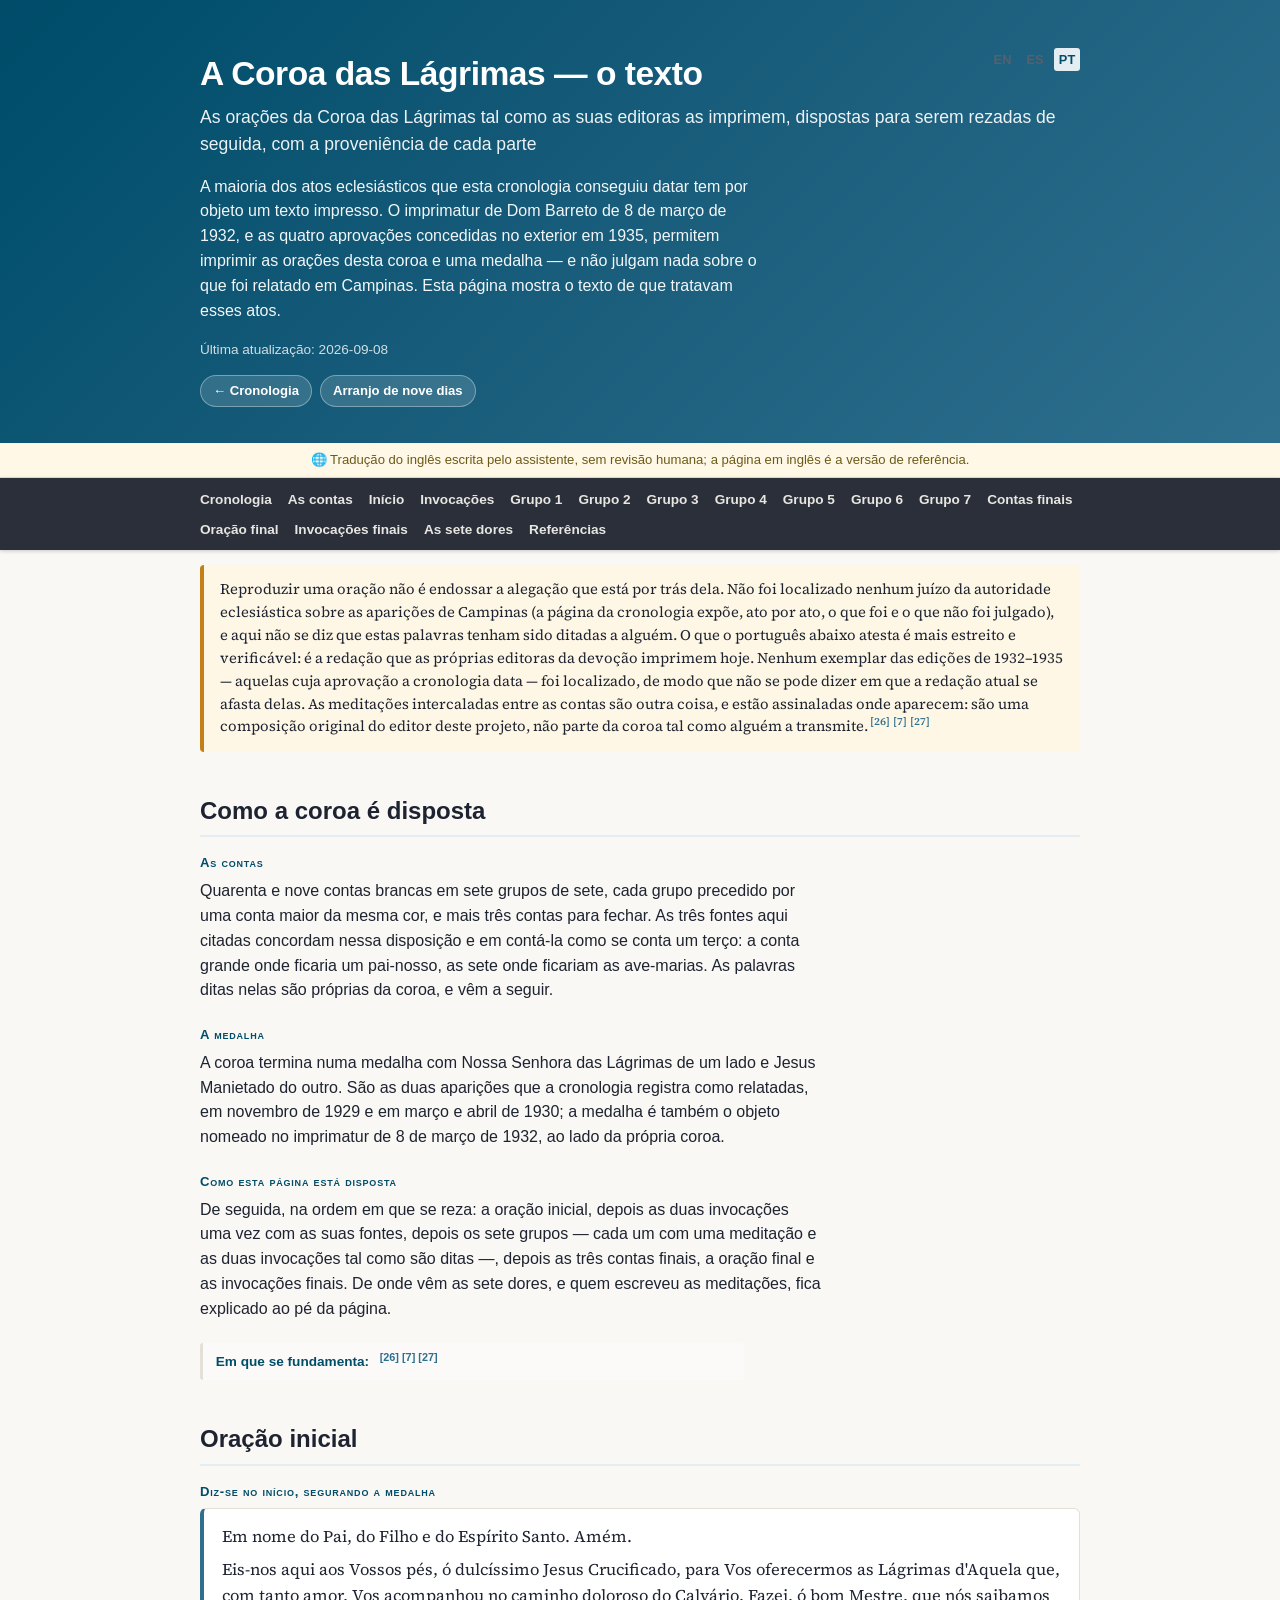
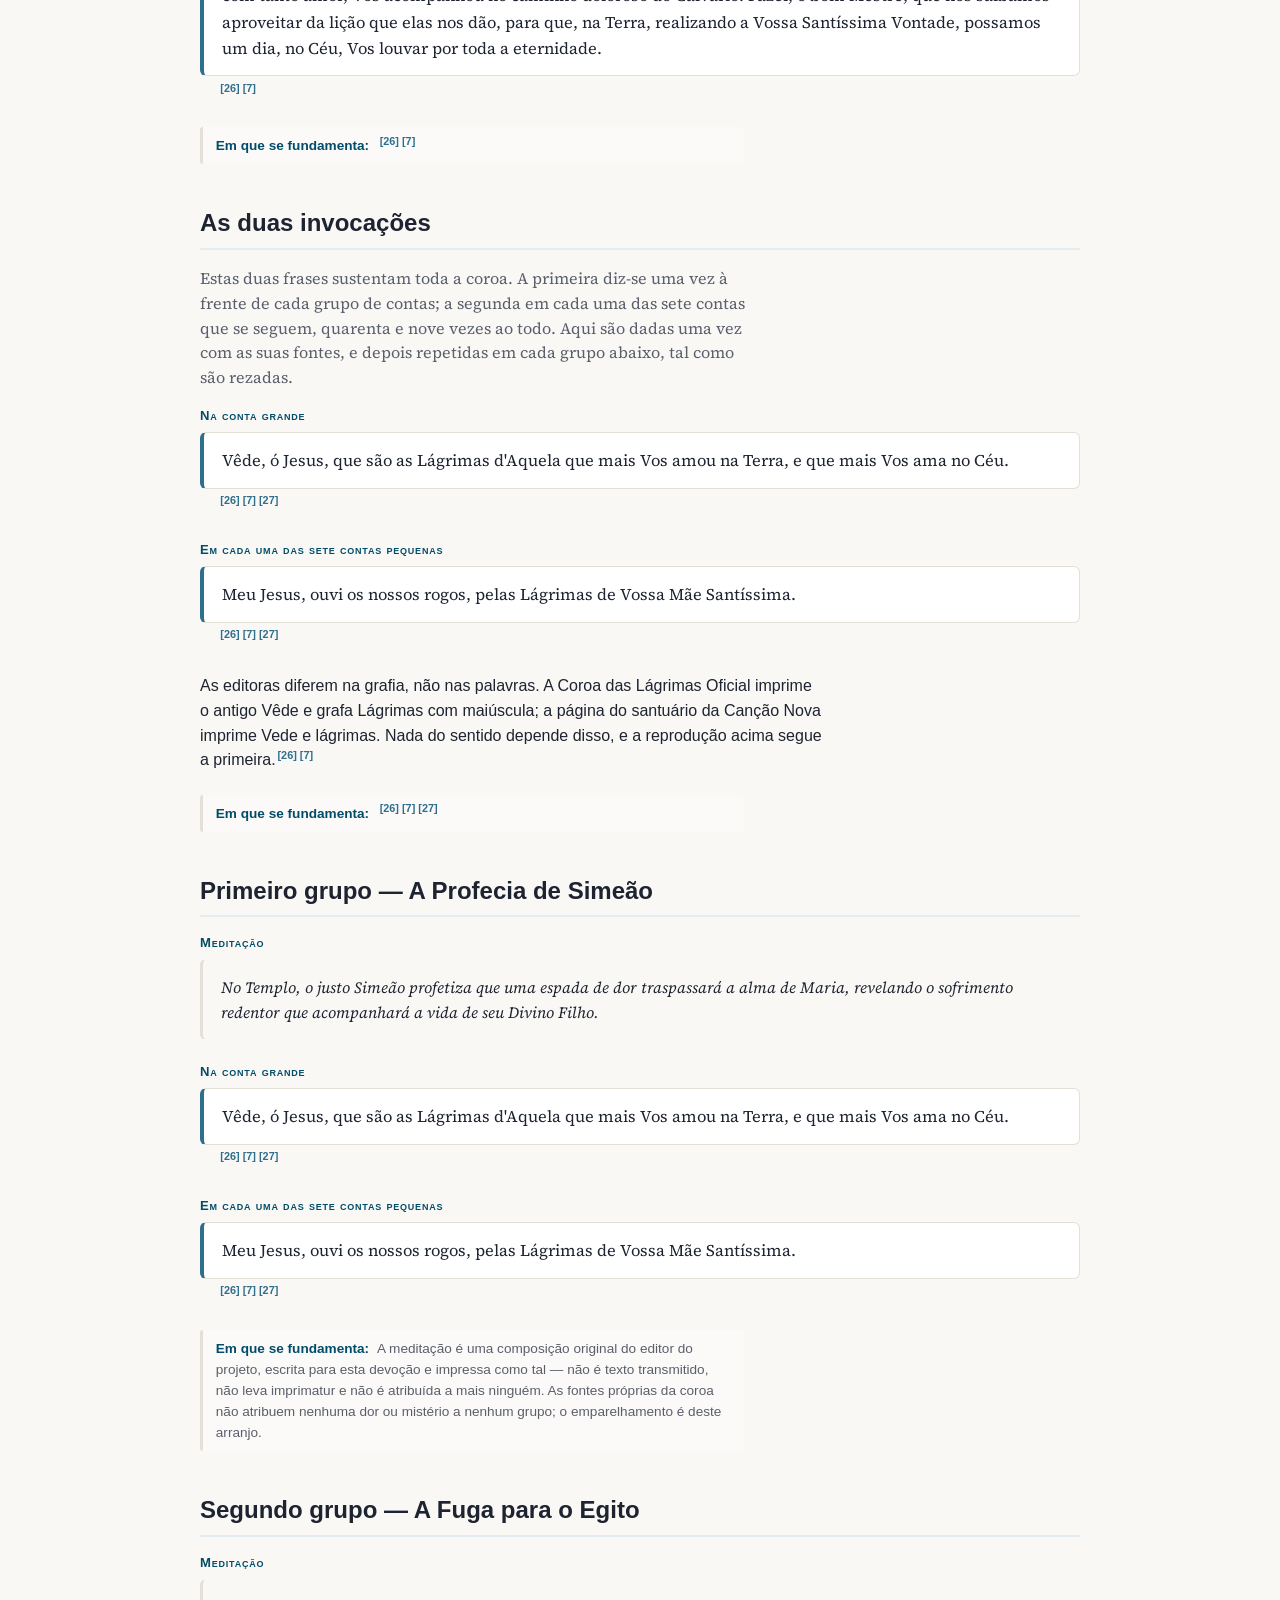
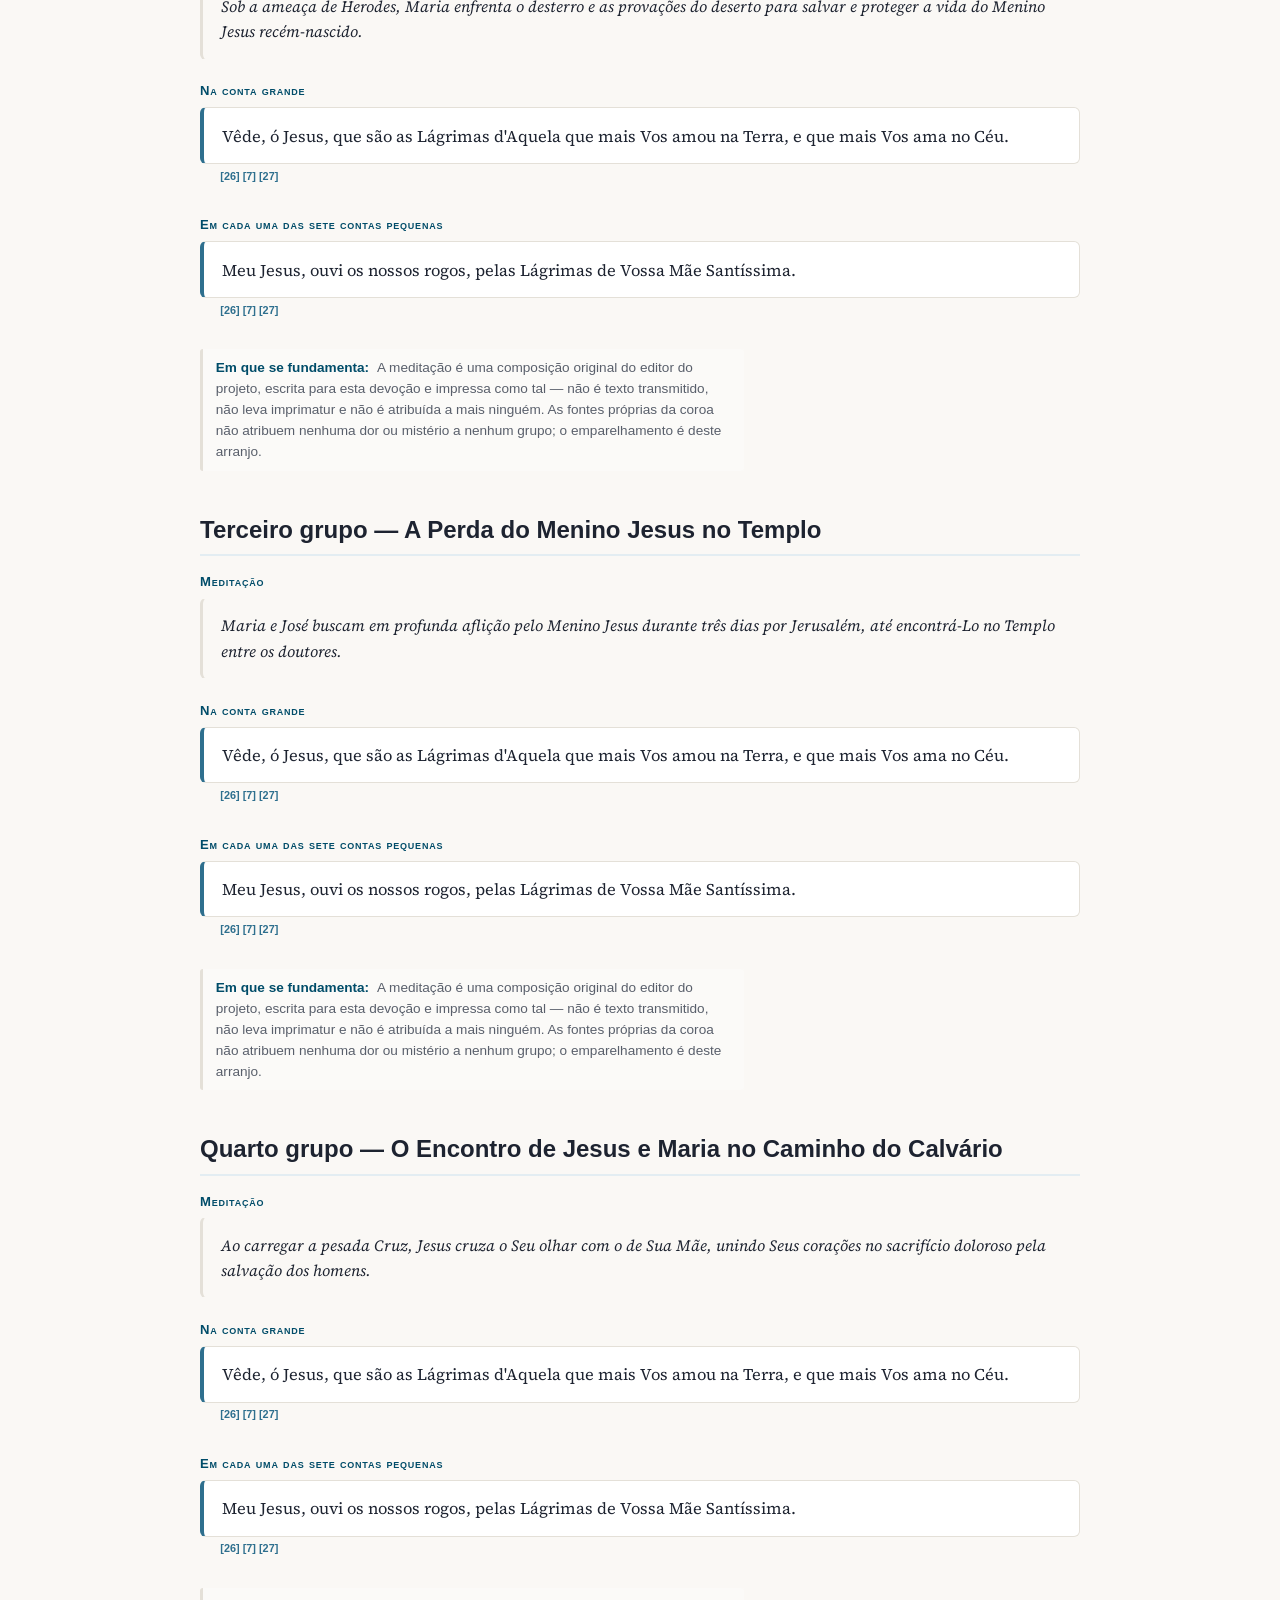
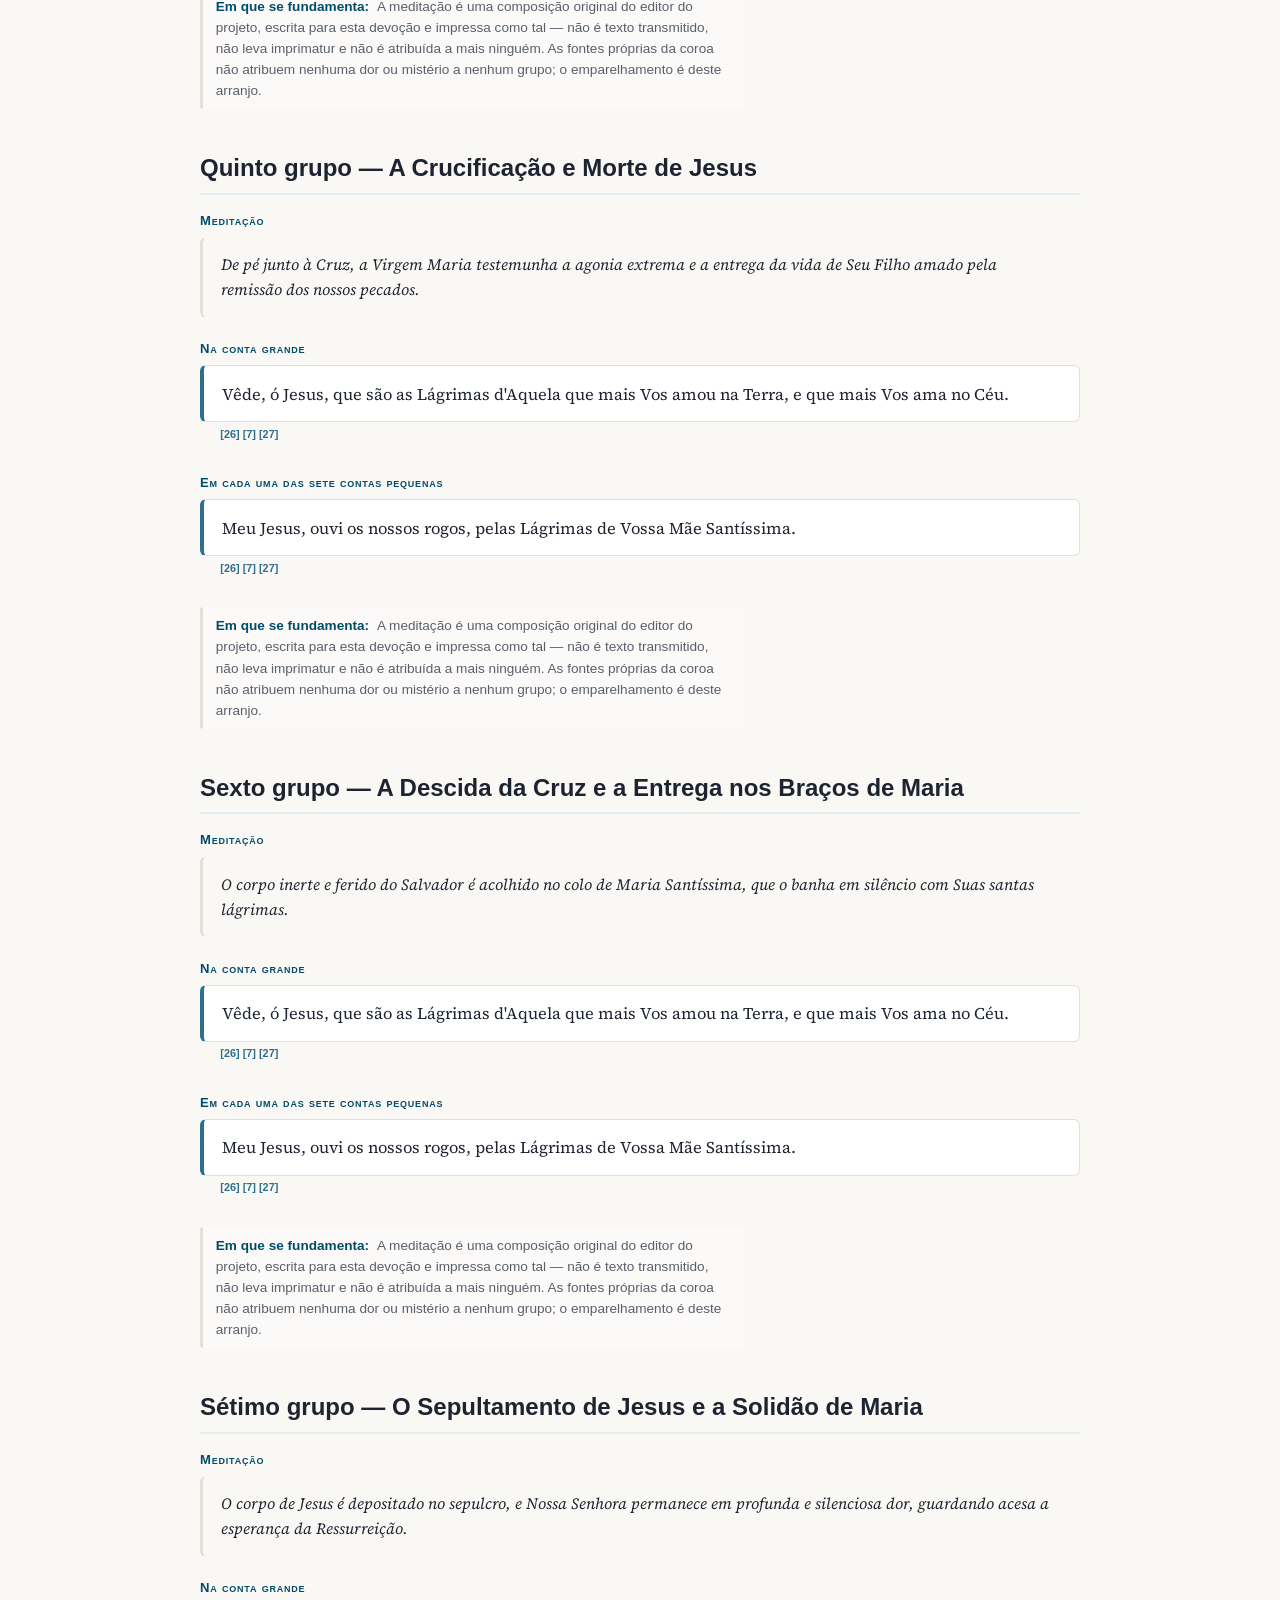
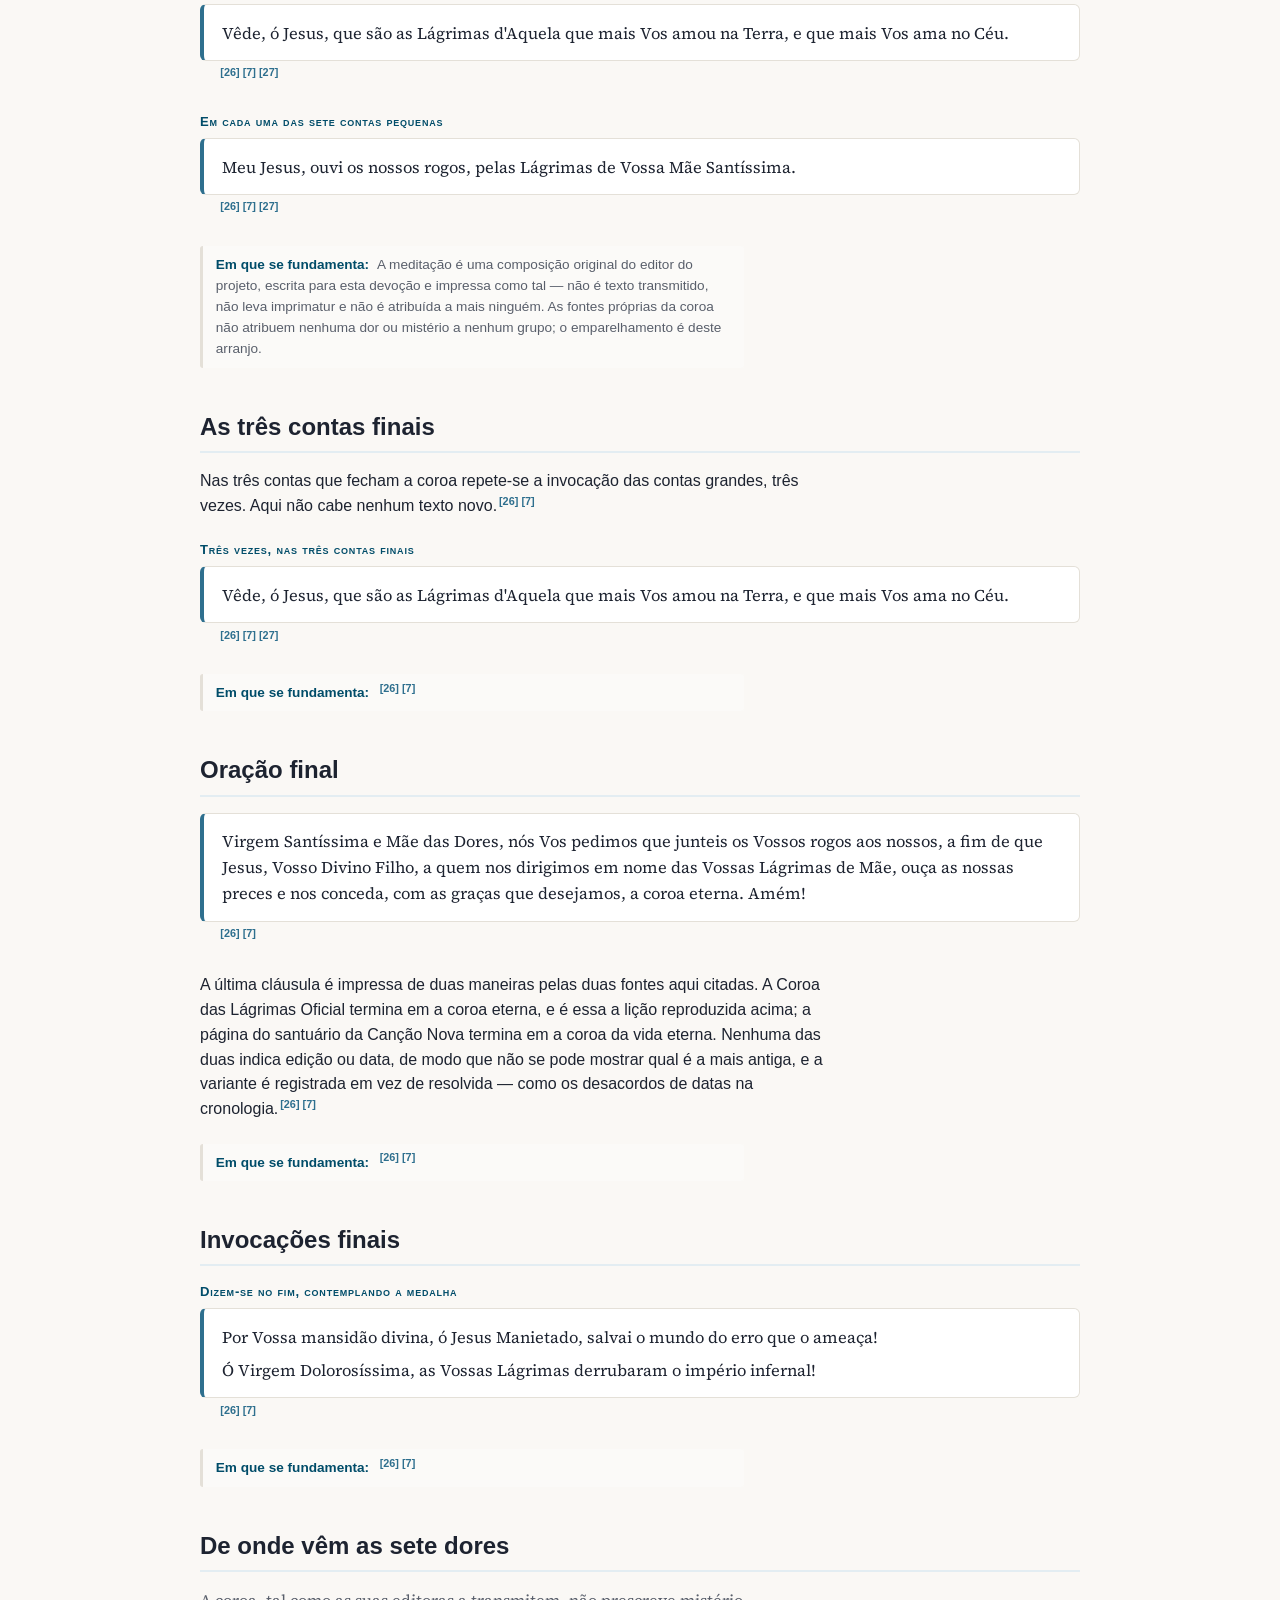
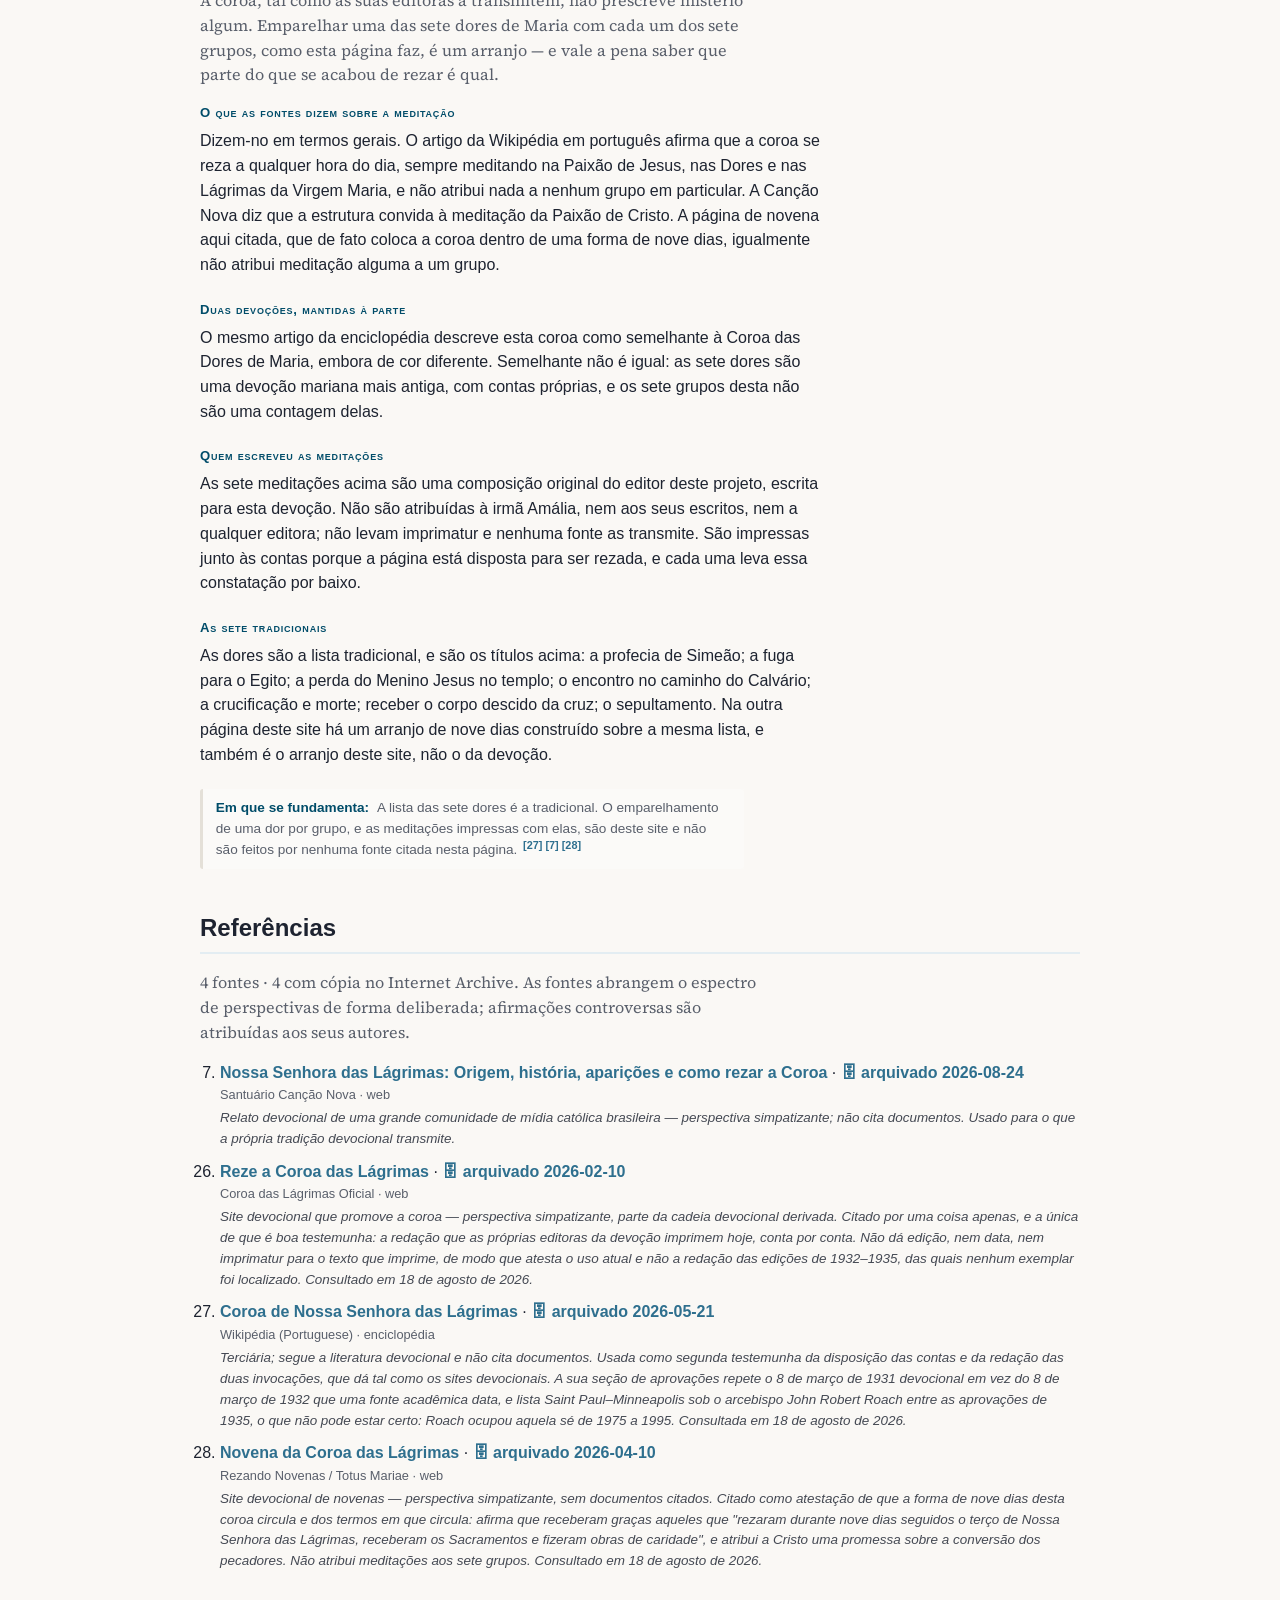
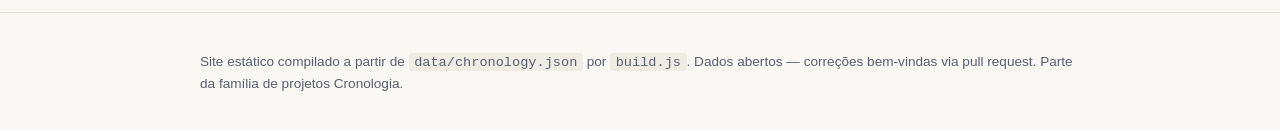
<file: docs/pt/chaplet/index.html>
<!DOCTYPE html>
<html lang="pt">
<head>
  <meta charset="utf-8">
  <meta name="viewport" content="width=device-width, initial-scale=1">
  <title>A Coroa das Lágrimas — o texto</title>
  <meta name="description" content="O texto da Coroa das Lágrimas (Coroa/Terço das Lágrimas): a disposição das contas, a oração dita em cada uma delas e de onde vem cada parte.">
  <!-- Google tag (gtag.js) -->
  <script async src="https://www.googletagmanager.com/gtag/js?id=G-R9LV1QZHVE"></script>
  <script>
    window.dataLayer = window.dataLayer || [];
    function gtag(){dataLayer.push(arguments);}
    gtag('js', new Date());
    gtag('config', 'G-R9LV1QZHVE');
  </script>
  <link rel="stylesheet" href="../../styles.css">
  <link rel="canonical" href="https://cronologia.github.io/lagrimas/pt/chaplet/">
  <link rel="alternate" hreflang="en" href="https://cronologia.github.io/lagrimas/en/chaplet/">
  <link rel="alternate" hreflang="es" href="https://cronologia.github.io/lagrimas/es/chaplet/">
  <link rel="alternate" hreflang="pt" href="https://cronologia.github.io/lagrimas/pt/chaplet/">
  <link rel="alternate" hreflang="x-default" href="https://cronologia.github.io/lagrimas/">
  <meta property="og:type" content="website">
  <meta property="og:site_name" content="A Coroa das Lágrimas — o texto">
  <meta property="og:locale" content="pt_BR">
  <meta property="og:title" content="A Coroa das Lágrimas — o texto">
  <meta property="og:description" content="O texto da Coroa das Lágrimas (Coroa/Terço das Lágrimas): a disposição das contas, a oração dita em cada uma delas e de onde vem cada parte.">
  <meta property="og:url" content="https://cronologia.github.io/lagrimas/pt/chaplet/">
  <meta name="twitter:card" content="summary">
  <meta name="twitter:title" content="A Coroa das Lágrimas — o texto">
  <meta name="twitter:description" content="O texto da Coroa das Lágrimas (Coroa/Terço das Lágrimas): a disposição das contas, a oração dita em cada uma delas e de onde vem cada parte.">
  <script type="application/ld+json">
  {
    "@context": "https://schema.org",
    "@type": "WebPage",
    "name": "A Coroa das Lágrimas — o texto",
    "description": "O texto da Coroa das Lágrimas (Coroa/Terço das Lágrimas): a disposição das contas, a oração dita em cada uma delas e de onde vem cada parte.",
    "url": "https://cronologia.github.io/lagrimas/pt/chaplet/",
    "inLanguage": "pt"
  }
  </script>
</head>
<body>
  <header class="site-header">
    <div class="wrap">
      <nav class="lang-switch" aria-label="Idioma"><a href="../../en/chaplet/" hreflang="en">EN</a><a href="../../es/chaplet/" hreflang="es">ES</a><span class="lang-current" aria-current="true">PT</span></nav>
      <h1>A Coroa das Lágrimas — o texto</h1>
      <p class="subtitle">As orações da Coroa das Lágrimas tal como as suas editoras as imprimem, dispostas para serem rezadas de seguida, com a proveniência de cada parte</p>
      <p class="lead">A maioria dos atos eclesiásticos que esta cronologia conseguiu datar tem por objeto um texto impresso. O imprimatur de Dom Barreto de 8 de março de 1932, e as quatro aprovações concedidas no exterior em 1935, permitem imprimir as orações desta coroa e uma medalha — e não julgam nada sobre o que foi relatado em Campinas. Esta página mostra o texto de que tratavam esses atos.</p>
      <p class="updated">Última atualização: 2026-09-08</p>
      <div class="viz-chips">
        <a href="../">← Cronologia</a>
        <a href="../novena/">Arranjo de nove dias</a>
      </div>
    </div>
  </header>
  <div class="i18n-disclaimer" role="note">🌐 Tradução do inglês escrita pelo assistente, sem revisão humana; a página em inglês é a versão de referência.</div>

  <nav class="site-nav">
    <div class="wrap">
      <a href="../">Cronologia</a>
      <a href="#beads">As contas</a>
      <a href="#opening">Início</a>
      <a href="#invocations">Invocações</a>
      <a href="#group-1">Grupo 1</a>
      <a href="#group-2">Grupo 2</a>
      <a href="#group-3">Grupo 3</a>
      <a href="#group-4">Grupo 4</a>
      <a href="#group-5">Grupo 5</a>
      <a href="#group-6">Grupo 6</a>
      <a href="#group-7">Grupo 7</a>
      <a href="#final-beads">Contas finais</a>
      <a href="#final-prayer">Oração final</a>
      <a href="#jaculatorias">Invocações finais</a>
      <a href="#sorrows">As sete dores</a>
      <a href="#references">Referências</a>
    </div>
  </nav>

  <main class="wrap">
    <p class="notice notice-attribution">Reproduzir uma oração não é endossar a alegação que está por trás dela. Não foi localizado nenhum juízo da autoridade eclesiástica sobre as aparições de Campinas (a página da cronologia expõe, ato por ato, o que foi e o que não foi julgado), e aqui não se diz que estas palavras tenham sido ditadas a alguém. O que o português abaixo atesta é mais estreito e verificável: é a redação que as próprias editoras da devoção imprimem hoje. Nenhum exemplar das edições de 1932–1935 — aquelas cuja aprovação a cronologia data — foi localizado, de modo que não se pode dizer em que a redação atual se afasta delas. As meditações intercaladas entre as contas são outra coisa, e estão assinaladas onde aparecem: são uma composição original do editor deste projeto, não parte da coroa tal como alguém a transmite.<sup class="cite"><a href="#ref-26" title="Reference 26">[26]</a> <a href="#ref-7" title="Reference 7">[7]</a> <a href="#ref-27" title="Reference 27">[27]</a></sup></p>
    <section id="beads">
      <h2>Como a coroa é disposta</h2>
      <div class="prayer-block">
        <p class="prayer-label">As contas</p>
        <p class="prayer-prose">Quarenta e nove contas brancas em sete grupos de sete, cada grupo precedido por uma conta maior da mesma cor, e mais três contas para fechar. As três fontes aqui citadas concordam nessa disposição e em contá-la como se conta um terço: a conta grande onde ficaria um pai-nosso, as sete onde ficariam as ave-marias. As palavras ditas nelas são próprias da coroa, e vêm a seguir.</p>
      </div>
      <div class="prayer-block">
        <p class="prayer-label">A medalha</p>
        <p class="prayer-prose">A coroa termina numa medalha com Nossa Senhora das Lágrimas de um lado e Jesus Manietado do outro. São as duas aparições que a cronologia registra como relatadas, em novembro de 1929 e em março e abril de 1930; a medalha é também o objeto nomeado no imprimatur de 8 de março de 1932, ao lado da própria coroa.</p>
      </div>
      <div class="prayer-block">
        <p class="prayer-label">Como esta página está disposta</p>
        <p class="prayer-prose">De seguida, na ordem em que se reza: a oração inicial, depois as duas invocações uma vez com as suas fontes, depois os sete grupos — cada um com uma meditação e as duas invocações tal como são ditas —, depois as três contas finais, a oração final e as invocações finais. De onde vêm as sete dores, e quem escreveu as meditações, fica explicado ao pé da página.</p>
      </div>
      <p class="prayer-basis"><span class="prayer-basis-label">Em que se fundamenta:</span> <sup class="cite"><a href="#ref-26" title="Reference 26">[26]</a> <a href="#ref-7" title="Reference 7">[7]</a> <a href="#ref-27" title="Reference 27">[27]</a></sup></p>
    </section>

    <section id="opening">
      <h2>Oração inicial</h2>
      <div class="prayer-block">
        <p class="prayer-label">Diz-se no início, segurando a medalha</p>
        <blockquote class="prayer-original" lang="pt">
          <p>Em nome do Pai, do Filho e do Espírito Santo. Amém.</p>
          <p>Eis-nos aqui aos Vossos pés, ó dulcíssimo Jesus Crucificado, para Vos oferecermos as Lágrimas d&#39;Aquela que, com tanto amor, Vos acompanhou no caminho doloroso do Calvário. Fazei, ó bom Mestre, que nós saibamos aproveitar da lição que elas nos dão, para que, na Terra, realizando a Vossa Santíssima Vontade, possamos um dia, no Céu, Vos louvar por toda a eternidade.</p>
        </blockquote>
        <p class="prayer-cites"><sup class="cite"><a href="#ref-26" title="Reference 26">[26]</a> <a href="#ref-7" title="Reference 7">[7]</a></sup></p>
      </div>
      <p class="prayer-basis"><span class="prayer-basis-label">Em que se fundamenta:</span> <sup class="cite"><a href="#ref-26" title="Reference 26">[26]</a> <a href="#ref-7" title="Reference 7">[7]</a></sup></p>
    </section>

    <section id="invocations">
      <h2>As duas invocações</h2>
      <p class="section-intro">Estas duas frases sustentam toda a coroa. A primeira diz-se uma vez à frente de cada grupo de contas; a segunda em cada uma das sete contas que se seguem, quarenta e nove vezes ao todo. Aqui são dadas uma vez com as suas fontes, e depois repetidas em cada grupo abaixo, tal como são rezadas.</p>
      <div class="prayer-block">
        <p class="prayer-label">Na conta grande</p>
        <blockquote class="prayer-original" lang="pt">
          <p>Vêde, ó Jesus, que são as Lágrimas d&#39;Aquela que mais Vos amou na Terra, e que mais Vos ama no Céu.</p>
        </blockquote>
        <p class="prayer-cites"><sup class="cite"><a href="#ref-26" title="Reference 26">[26]</a> <a href="#ref-7" title="Reference 7">[7]</a> <a href="#ref-27" title="Reference 27">[27]</a></sup></p>
      </div>
      <div class="prayer-block">
        <p class="prayer-label">Em cada uma das sete contas pequenas</p>
        <blockquote class="prayer-original" lang="pt">
          <p>Meu Jesus, ouvi os nossos rogos, pelas Lágrimas de Vossa Mãe Santíssima.</p>
        </blockquote>
        <p class="prayer-cites"><sup class="cite"><a href="#ref-26" title="Reference 26">[26]</a> <a href="#ref-7" title="Reference 7">[7]</a> <a href="#ref-27" title="Reference 27">[27]</a></sup></p>
      </div>
      <div class="prayer-block">
        <p class="prayer-prose">As editoras diferem na grafia, não nas palavras. A Coroa das Lágrimas Oficial imprime o antigo Vêde e grafa Lágrimas com maiúscula; a página do santuário da Canção Nova imprime Vede e lágrimas. Nada do sentido depende disso, e a reprodução acima segue a primeira.<sup class="cite"><a href="#ref-26" title="Reference 26">[26]</a> <a href="#ref-7" title="Reference 7">[7]</a></sup></p>
      </div>
      <p class="prayer-basis"><span class="prayer-basis-label">Em que se fundamenta:</span> <sup class="cite"><a href="#ref-26" title="Reference 26">[26]</a> <a href="#ref-7" title="Reference 7">[7]</a> <a href="#ref-27" title="Reference 27">[27]</a></sup></p>
    </section>

    <section id="group-1">
      <h2>Primeiro grupo — A Profecia de Simeão</h2>
      <div class="prayer-block">
        <p class="prayer-label">Meditação</p>
        <blockquote class="prayer-original prayer-meditation" lang="pt">
          <p>No Templo, o justo Simeão profetiza que uma espada de dor traspassará a alma de Maria, revelando o sofrimento redentor que acompanhará a vida de seu Divino Filho.</p>
        </blockquote>
      </div>
      <div class="prayer-block">
        <p class="prayer-label">Na conta grande</p>
        <blockquote class="prayer-original" lang="pt">
          <p>Vêde, ó Jesus, que são as Lágrimas d&#39;Aquela que mais Vos amou na Terra, e que mais Vos ama no Céu.</p>
        </blockquote>
        <p class="prayer-cites"><sup class="cite"><a href="#ref-26" title="Reference 26">[26]</a> <a href="#ref-7" title="Reference 7">[7]</a> <a href="#ref-27" title="Reference 27">[27]</a></sup></p>
      </div>
      <div class="prayer-block">
        <p class="prayer-label">Em cada uma das sete contas pequenas</p>
        <blockquote class="prayer-original" lang="pt">
          <p>Meu Jesus, ouvi os nossos rogos, pelas Lágrimas de Vossa Mãe Santíssima.</p>
        </blockquote>
        <p class="prayer-cites"><sup class="cite"><a href="#ref-26" title="Reference 26">[26]</a> <a href="#ref-7" title="Reference 7">[7]</a> <a href="#ref-27" title="Reference 27">[27]</a></sup></p>
      </div>
      <p class="prayer-basis"><span class="prayer-basis-label">Em que se fundamenta:</span> A meditação é uma composição original do editor do projeto, escrita para esta devoção e impressa como tal — não é texto transmitido, não leva imprimatur e não é atribuída a mais ninguém. As fontes próprias da coroa não atribuem nenhuma dor ou mistério a nenhum grupo; o emparelhamento é deste arranjo.</p>
    </section>

    <section id="group-2">
      <h2>Segundo grupo — A Fuga para o Egito</h2>
      <div class="prayer-block">
        <p class="prayer-label">Meditação</p>
        <blockquote class="prayer-original prayer-meditation" lang="pt">
          <p>Sob a ameaça de Herodes, Maria enfrenta o desterro e as provações do deserto para salvar e proteger a vida do Menino Jesus recém-nascido.</p>
        </blockquote>
      </div>
      <div class="prayer-block">
        <p class="prayer-label">Na conta grande</p>
        <blockquote class="prayer-original" lang="pt">
          <p>Vêde, ó Jesus, que são as Lágrimas d&#39;Aquela que mais Vos amou na Terra, e que mais Vos ama no Céu.</p>
        </blockquote>
        <p class="prayer-cites"><sup class="cite"><a href="#ref-26" title="Reference 26">[26]</a> <a href="#ref-7" title="Reference 7">[7]</a> <a href="#ref-27" title="Reference 27">[27]</a></sup></p>
      </div>
      <div class="prayer-block">
        <p class="prayer-label">Em cada uma das sete contas pequenas</p>
        <blockquote class="prayer-original" lang="pt">
          <p>Meu Jesus, ouvi os nossos rogos, pelas Lágrimas de Vossa Mãe Santíssima.</p>
        </blockquote>
        <p class="prayer-cites"><sup class="cite"><a href="#ref-26" title="Reference 26">[26]</a> <a href="#ref-7" title="Reference 7">[7]</a> <a href="#ref-27" title="Reference 27">[27]</a></sup></p>
      </div>
      <p class="prayer-basis"><span class="prayer-basis-label">Em que se fundamenta:</span> A meditação é uma composição original do editor do projeto, escrita para esta devoção e impressa como tal — não é texto transmitido, não leva imprimatur e não é atribuída a mais ninguém. As fontes próprias da coroa não atribuem nenhuma dor ou mistério a nenhum grupo; o emparelhamento é deste arranjo.</p>
    </section>

    <section id="group-3">
      <h2>Terceiro grupo — A Perda do Menino Jesus no Templo</h2>
      <div class="prayer-block">
        <p class="prayer-label">Meditação</p>
        <blockquote class="prayer-original prayer-meditation" lang="pt">
          <p>Maria e José buscam em profunda aflição pelo Menino Jesus durante três dias por Jerusalém, até encontrá-Lo no Templo entre os doutores.</p>
        </blockquote>
      </div>
      <div class="prayer-block">
        <p class="prayer-label">Na conta grande</p>
        <blockquote class="prayer-original" lang="pt">
          <p>Vêde, ó Jesus, que são as Lágrimas d&#39;Aquela que mais Vos amou na Terra, e que mais Vos ama no Céu.</p>
        </blockquote>
        <p class="prayer-cites"><sup class="cite"><a href="#ref-26" title="Reference 26">[26]</a> <a href="#ref-7" title="Reference 7">[7]</a> <a href="#ref-27" title="Reference 27">[27]</a></sup></p>
      </div>
      <div class="prayer-block">
        <p class="prayer-label">Em cada uma das sete contas pequenas</p>
        <blockquote class="prayer-original" lang="pt">
          <p>Meu Jesus, ouvi os nossos rogos, pelas Lágrimas de Vossa Mãe Santíssima.</p>
        </blockquote>
        <p class="prayer-cites"><sup class="cite"><a href="#ref-26" title="Reference 26">[26]</a> <a href="#ref-7" title="Reference 7">[7]</a> <a href="#ref-27" title="Reference 27">[27]</a></sup></p>
      </div>
      <p class="prayer-basis"><span class="prayer-basis-label">Em que se fundamenta:</span> A meditação é uma composição original do editor do projeto, escrita para esta devoção e impressa como tal — não é texto transmitido, não leva imprimatur e não é atribuída a mais ninguém. As fontes próprias da coroa não atribuem nenhuma dor ou mistério a nenhum grupo; o emparelhamento é deste arranjo.</p>
    </section>

    <section id="group-4">
      <h2>Quarto grupo — O Encontro de Jesus e Maria no Caminho do Calvário</h2>
      <div class="prayer-block">
        <p class="prayer-label">Meditação</p>
        <blockquote class="prayer-original prayer-meditation" lang="pt">
          <p>Ao carregar a pesada Cruz, Jesus cruza o Seu olhar com o de Sua Mãe, unindo Seus corações no sacrifício doloroso pela salvação dos homens.</p>
        </blockquote>
      </div>
      <div class="prayer-block">
        <p class="prayer-label">Na conta grande</p>
        <blockquote class="prayer-original" lang="pt">
          <p>Vêde, ó Jesus, que são as Lágrimas d&#39;Aquela que mais Vos amou na Terra, e que mais Vos ama no Céu.</p>
        </blockquote>
        <p class="prayer-cites"><sup class="cite"><a href="#ref-26" title="Reference 26">[26]</a> <a href="#ref-7" title="Reference 7">[7]</a> <a href="#ref-27" title="Reference 27">[27]</a></sup></p>
      </div>
      <div class="prayer-block">
        <p class="prayer-label">Em cada uma das sete contas pequenas</p>
        <blockquote class="prayer-original" lang="pt">
          <p>Meu Jesus, ouvi os nossos rogos, pelas Lágrimas de Vossa Mãe Santíssima.</p>
        </blockquote>
        <p class="prayer-cites"><sup class="cite"><a href="#ref-26" title="Reference 26">[26]</a> <a href="#ref-7" title="Reference 7">[7]</a> <a href="#ref-27" title="Reference 27">[27]</a></sup></p>
      </div>
      <p class="prayer-basis"><span class="prayer-basis-label">Em que se fundamenta:</span> A meditação é uma composição original do editor do projeto, escrita para esta devoção e impressa como tal — não é texto transmitido, não leva imprimatur e não é atribuída a mais ninguém. As fontes próprias da coroa não atribuem nenhuma dor ou mistério a nenhum grupo; o emparelhamento é deste arranjo.</p>
    </section>

    <section id="group-5">
      <h2>Quinto grupo — A Crucificação e Morte de Jesus</h2>
      <div class="prayer-block">
        <p class="prayer-label">Meditação</p>
        <blockquote class="prayer-original prayer-meditation" lang="pt">
          <p>De pé junto à Cruz, a Virgem Maria testemunha a agonia extrema e a entrega da vida de Seu Filho amado pela remissão dos nossos pecados.</p>
        </blockquote>
      </div>
      <div class="prayer-block">
        <p class="prayer-label">Na conta grande</p>
        <blockquote class="prayer-original" lang="pt">
          <p>Vêde, ó Jesus, que são as Lágrimas d&#39;Aquela que mais Vos amou na Terra, e que mais Vos ama no Céu.</p>
        </blockquote>
        <p class="prayer-cites"><sup class="cite"><a href="#ref-26" title="Reference 26">[26]</a> <a href="#ref-7" title="Reference 7">[7]</a> <a href="#ref-27" title="Reference 27">[27]</a></sup></p>
      </div>
      <div class="prayer-block">
        <p class="prayer-label">Em cada uma das sete contas pequenas</p>
        <blockquote class="prayer-original" lang="pt">
          <p>Meu Jesus, ouvi os nossos rogos, pelas Lágrimas de Vossa Mãe Santíssima.</p>
        </blockquote>
        <p class="prayer-cites"><sup class="cite"><a href="#ref-26" title="Reference 26">[26]</a> <a href="#ref-7" title="Reference 7">[7]</a> <a href="#ref-27" title="Reference 27">[27]</a></sup></p>
      </div>
      <p class="prayer-basis"><span class="prayer-basis-label">Em que se fundamenta:</span> A meditação é uma composição original do editor do projeto, escrita para esta devoção e impressa como tal — não é texto transmitido, não leva imprimatur e não é atribuída a mais ninguém. As fontes próprias da coroa não atribuem nenhuma dor ou mistério a nenhum grupo; o emparelhamento é deste arranjo.</p>
    </section>

    <section id="group-6">
      <h2>Sexto grupo — A Descida da Cruz e a Entrega nos Braços de Maria</h2>
      <div class="prayer-block">
        <p class="prayer-label">Meditação</p>
        <blockquote class="prayer-original prayer-meditation" lang="pt">
          <p>O corpo inerte e ferido do Salvador é acolhido no colo de Maria Santíssima, que o banha em silêncio com Suas santas lágrimas.</p>
        </blockquote>
      </div>
      <div class="prayer-block">
        <p class="prayer-label">Na conta grande</p>
        <blockquote class="prayer-original" lang="pt">
          <p>Vêde, ó Jesus, que são as Lágrimas d&#39;Aquela que mais Vos amou na Terra, e que mais Vos ama no Céu.</p>
        </blockquote>
        <p class="prayer-cites"><sup class="cite"><a href="#ref-26" title="Reference 26">[26]</a> <a href="#ref-7" title="Reference 7">[7]</a> <a href="#ref-27" title="Reference 27">[27]</a></sup></p>
      </div>
      <div class="prayer-block">
        <p class="prayer-label">Em cada uma das sete contas pequenas</p>
        <blockquote class="prayer-original" lang="pt">
          <p>Meu Jesus, ouvi os nossos rogos, pelas Lágrimas de Vossa Mãe Santíssima.</p>
        </blockquote>
        <p class="prayer-cites"><sup class="cite"><a href="#ref-26" title="Reference 26">[26]</a> <a href="#ref-7" title="Reference 7">[7]</a> <a href="#ref-27" title="Reference 27">[27]</a></sup></p>
      </div>
      <p class="prayer-basis"><span class="prayer-basis-label">Em que se fundamenta:</span> A meditação é uma composição original do editor do projeto, escrita para esta devoção e impressa como tal — não é texto transmitido, não leva imprimatur e não é atribuída a mais ninguém. As fontes próprias da coroa não atribuem nenhuma dor ou mistério a nenhum grupo; o emparelhamento é deste arranjo.</p>
    </section>

    <section id="group-7">
      <h2>Sétimo grupo — O Sepultamento de Jesus e a Solidão de Maria</h2>
      <div class="prayer-block">
        <p class="prayer-label">Meditação</p>
        <blockquote class="prayer-original prayer-meditation" lang="pt">
          <p>O corpo de Jesus é depositado no sepulcro, e Nossa Senhora permanece em profunda e silenciosa dor, guardando acesa a esperança da Ressurreição.</p>
        </blockquote>
      </div>
      <div class="prayer-block">
        <p class="prayer-label">Na conta grande</p>
        <blockquote class="prayer-original" lang="pt">
          <p>Vêde, ó Jesus, que são as Lágrimas d&#39;Aquela que mais Vos amou na Terra, e que mais Vos ama no Céu.</p>
        </blockquote>
        <p class="prayer-cites"><sup class="cite"><a href="#ref-26" title="Reference 26">[26]</a> <a href="#ref-7" title="Reference 7">[7]</a> <a href="#ref-27" title="Reference 27">[27]</a></sup></p>
      </div>
      <div class="prayer-block">
        <p class="prayer-label">Em cada uma das sete contas pequenas</p>
        <blockquote class="prayer-original" lang="pt">
          <p>Meu Jesus, ouvi os nossos rogos, pelas Lágrimas de Vossa Mãe Santíssima.</p>
        </blockquote>
        <p class="prayer-cites"><sup class="cite"><a href="#ref-26" title="Reference 26">[26]</a> <a href="#ref-7" title="Reference 7">[7]</a> <a href="#ref-27" title="Reference 27">[27]</a></sup></p>
      </div>
      <p class="prayer-basis"><span class="prayer-basis-label">Em que se fundamenta:</span> A meditação é uma composição original do editor do projeto, escrita para esta devoção e impressa como tal — não é texto transmitido, não leva imprimatur e não é atribuída a mais ninguém. As fontes próprias da coroa não atribuem nenhuma dor ou mistério a nenhum grupo; o emparelhamento é deste arranjo.</p>
    </section>

    <section id="final-beads">
      <h2>As três contas finais</h2>
      <div class="prayer-block">
        <p class="prayer-prose">Nas três contas que fecham a coroa repete-se a invocação das contas grandes, três vezes. Aqui não cabe nenhum texto novo.<sup class="cite"><a href="#ref-26" title="Reference 26">[26]</a> <a href="#ref-7" title="Reference 7">[7]</a></sup></p>
      </div>
      <div class="prayer-block">
        <p class="prayer-label">Três vezes, nas três contas finais</p>
        <blockquote class="prayer-original" lang="pt">
          <p>Vêde, ó Jesus, que são as Lágrimas d&#39;Aquela que mais Vos amou na Terra, e que mais Vos ama no Céu.</p>
        </blockquote>
        <p class="prayer-cites"><sup class="cite"><a href="#ref-26" title="Reference 26">[26]</a> <a href="#ref-7" title="Reference 7">[7]</a> <a href="#ref-27" title="Reference 27">[27]</a></sup></p>
      </div>
      <p class="prayer-basis"><span class="prayer-basis-label">Em que se fundamenta:</span> <sup class="cite"><a href="#ref-26" title="Reference 26">[26]</a> <a href="#ref-7" title="Reference 7">[7]</a></sup></p>
    </section>

    <section id="final-prayer">
      <h2>Oração final</h2>
      <div class="prayer-block">
        <blockquote class="prayer-original" lang="pt">
          <p>Virgem Santíssima e Mãe das Dores, nós Vos pedimos que junteis os Vossos rogos aos nossos, a fim de que Jesus, Vosso Divino Filho, a quem nos dirigimos em nome das Vossas Lágrimas de Mãe, ouça as nossas preces e nos conceda, com as graças que desejamos, a coroa eterna. Amém!</p>
        </blockquote>
        <p class="prayer-cites"><sup class="cite"><a href="#ref-26" title="Reference 26">[26]</a> <a href="#ref-7" title="Reference 7">[7]</a></sup></p>
      </div>
      <div class="prayer-block">
        <p class="prayer-prose">A última cláusula é impressa de duas maneiras pelas duas fontes aqui citadas. A Coroa das Lágrimas Oficial termina em a coroa eterna, e é essa a lição reproduzida acima; a página do santuário da Canção Nova termina em a coroa da vida eterna. Nenhuma das duas indica edição ou data, de modo que não se pode mostrar qual é a mais antiga, e a variante é registrada em vez de resolvida — como os desacordos de datas na cronologia.<sup class="cite"><a href="#ref-26" title="Reference 26">[26]</a> <a href="#ref-7" title="Reference 7">[7]</a></sup></p>
      </div>
      <p class="prayer-basis"><span class="prayer-basis-label">Em que se fundamenta:</span> <sup class="cite"><a href="#ref-26" title="Reference 26">[26]</a> <a href="#ref-7" title="Reference 7">[7]</a></sup></p>
    </section>

    <section id="jaculatorias">
      <h2>Invocações finais</h2>
      <div class="prayer-block">
        <p class="prayer-label">Dizem-se no fim, contemplando a medalha</p>
        <blockquote class="prayer-original" lang="pt">
          <p>Por Vossa mansidão divina, ó Jesus Manietado, salvai o mundo do erro que o ameaça!</p>
          <p>Ó Virgem Dolorosíssima, as Vossas Lágrimas derrubaram o império infernal!</p>
        </blockquote>
        <p class="prayer-cites"><sup class="cite"><a href="#ref-26" title="Reference 26">[26]</a> <a href="#ref-7" title="Reference 7">[7]</a></sup></p>
      </div>
      <p class="prayer-basis"><span class="prayer-basis-label">Em que se fundamenta:</span> <sup class="cite"><a href="#ref-26" title="Reference 26">[26]</a> <a href="#ref-7" title="Reference 7">[7]</a></sup></p>
    </section>

    <section id="sorrows">
      <h2>De onde vêm as sete dores</h2>
      <p class="section-intro">A coroa, tal como as suas editoras a transmitem, não prescreve mistério algum. Emparelhar uma das sete dores de Maria com cada um dos sete grupos, como esta página faz, é um arranjo — e vale a pena saber que parte do que se acabou de rezar é qual.</p>
      <div class="prayer-block">
        <p class="prayer-label">O que as fontes dizem sobre a meditação</p>
        <p class="prayer-prose">Dizem-no em termos gerais. O artigo da Wikipédia em português afirma que a coroa se reza a qualquer hora do dia, sempre meditando na Paixão de Jesus, nas Dores e nas Lágrimas da Virgem Maria, e não atribui nada a nenhum grupo em particular. A Canção Nova diz que a estrutura convida à meditação da Paixão de Cristo. A página de novena aqui citada, que de fato coloca a coroa dentro de uma forma de nove dias, igualmente não atribui meditação alguma a um grupo.</p>
      </div>
      <div class="prayer-block">
        <p class="prayer-label">Duas devoções, mantidas à parte</p>
        <p class="prayer-prose">O mesmo artigo da enciclopédia descreve esta coroa como semelhante à Coroa das Dores de Maria, embora de cor diferente. Semelhante não é igual: as sete dores são uma devoção mariana mais antiga, com contas próprias, e os sete grupos desta não são uma contagem delas.</p>
      </div>
      <div class="prayer-block">
        <p class="prayer-label">Quem escreveu as meditações</p>
        <p class="prayer-prose">As sete meditações acima são uma composição original do editor deste projeto, escrita para esta devoção. Não são atribuídas à irmã Amália, nem aos seus escritos, nem a qualquer editora; não levam imprimatur e nenhuma fonte as transmite. São impressas junto às contas porque a página está disposta para ser rezada, e cada uma leva essa constatação por baixo.</p>
      </div>
      <div class="prayer-block">
        <p class="prayer-label">As sete tradicionais</p>
        <p class="prayer-prose">As dores são a lista tradicional, e são os títulos acima: a profecia de Simeão; a fuga para o Egito; a perda do Menino Jesus no templo; o encontro no caminho do Calvário; a crucificação e morte; receber o corpo descido da cruz; o sepultamento. Na outra página deste site há um arranjo de nove dias construído sobre a mesma lista, e também é o arranjo deste site, não o da devoção.</p>
      </div>
      <p class="prayer-basis"><span class="prayer-basis-label">Em que se fundamenta:</span> A lista das sete dores é a tradicional. O emparelhamento de uma dor por grupo, e as meditações impressas com elas, são deste site e não são feitos por nenhuma fonte citada nesta página. <sup class="cite"><a href="#ref-27" title="Reference 27">[27]</a> <a href="#ref-7" title="Reference 7">[7]</a> <a href="#ref-28" title="Reference 28">[28]</a></sup></p>
    </section>

    <section id="references">
      <h2>Referências</h2>
      <p class="section-intro">4 fontes · 4 com cópia no Internet Archive. As fontes abrangem o
      espectro de perspectivas de forma deliberada; afirmações controversas são atribuídas aos seus autores.</p>
      <ol class="references">
        <li id="ref-7" value="7">
          <a href="https://santuario.cancaonova.com/nossasenhora/nossa-senhora-das-lagrimas-historia-coroa/" rel="noopener noreferrer" target="_blank">Nossa Senhora das Lágrimas: Origem, história, aparições e como rezar a Coroa</a> · <a class="archive-link" href="https://web.archive.org/web/20260824073216/https://santuario.cancaonova.com/nossasenhora/nossa-senhora-das-lagrimas-historia-coroa/" rel="noopener noreferrer" target="_blank">🗄 arquivado 2026-08-24</a>
          <span class="ref-meta">Santuário Canção Nova · web</span>
          <span class="ref-note">Relato devocional de uma grande comunidade de mídia católica brasileira — perspectiva simpatizante; não cita documentos. Usado para o que a própria tradição devocional transmite.</span>
        </li>
        <li id="ref-26" value="26">
          <a href="https://coroadaslagrimasoficial.com.br/reze-a-coroa-das-lagrimas/" rel="noopener noreferrer" target="_blank">Reze a Coroa das Lágrimas</a> · <a class="archive-link" href="https://web.archive.org/web/20260210124259/https://coroadaslagrimasoficial.com.br/reze-a-coroa-das-lagrimas/" rel="noopener noreferrer" target="_blank">🗄 arquivado 2026-02-10</a>
          <span class="ref-meta">Coroa das Lágrimas Oficial · web</span>
          <span class="ref-note">Site devocional que promove a coroa — perspectiva simpatizante, parte da cadeia devocional derivada. Citado por uma coisa apenas, e a única de que é boa testemunha: a redação que as próprias editoras da devoção imprimem hoje, conta por conta. Não dá edição, nem data, nem imprimatur para o texto que imprime, de modo que atesta o uso atual e não a redação das edições de 1932–1935, das quais nenhum exemplar foi localizado. Consultado em 18 de agosto de 2026.</span>
        </li>
        <li id="ref-27" value="27">
          <a href="https://pt.wikipedia.org/wiki/Coroa_de_Nossa_Senhora_das_L%C3%A1grimas" rel="noopener noreferrer" target="_blank">Coroa de Nossa Senhora das Lágrimas</a> · <a class="archive-link" href="https://web.archive.org/web/20260521012523/https://pt.wikipedia.org/wiki/Coroa_de_Nossa_Senhora_das_L%C3%A1grimas" rel="noopener noreferrer" target="_blank">🗄 arquivado 2026-05-21</a>
          <span class="ref-meta">Wikipédia (Portuguese) · enciclopédia</span>
          <span class="ref-note">Terciária; segue a literatura devocional e não cita documentos. Usada como segunda testemunha da disposição das contas e da redação das duas invocações, que dá tal como os sites devocionais. A sua seção de aprovações repete o 8 de março de 1931 devocional em vez do 8 de março de 1932 que uma fonte acadêmica data, e lista Saint Paul–Minneapolis sob o arcebispo John Robert Roach entre as aprovações de 1935, o que não pode estar certo: Roach ocupou aquela sé de 1975 a 1995. Consultada em 18 de agosto de 2026.</span>
        </li>
        <li id="ref-28" value="28">
          <a href="https://novenas.totusmariae.org/coroa-das-lagrimas/" rel="noopener noreferrer" target="_blank">Novena da Coroa das Lágrimas</a> · <a class="archive-link" href="https://web.archive.org/web/20260410154441/https://novenas.totusmariae.org/coroa-das-lagrimas/" rel="noopener noreferrer" target="_blank">🗄 arquivado 2026-04-10</a>
          <span class="ref-meta">Rezando Novenas / Totus Mariae · web</span>
          <span class="ref-note">Site devocional de novenas — perspectiva simpatizante, sem documentos citados. Citado como atestação de que a forma de nove dias desta coroa circula e dos termos em que circula: afirma que receberam graças aqueles que &quot;rezaram durante nove dias seguidos o terço de Nossa Senhora das Lágrimas, receberam os Sacramentos e fizeram obras de caridade&quot;, e atribui a Cristo uma promessa sobre a conversão dos pecadores. Não atribui meditações aos sete grupos. Consultado em 18 de agosto de 2026.</span>
        </li>
      </ol>
    </section>
  </main>

  <footer class="site-footer">
    <div class="wrap">
      <p>Site estático compilado a partir de <code>data/chronology.json</code> por <code>build.js</code>. Dados abertos — correções bem-vindas via pull request.
      Parte da família de projetos Cronologia.</p>
    </div>
  </footer>
</body>
</html>
</file>
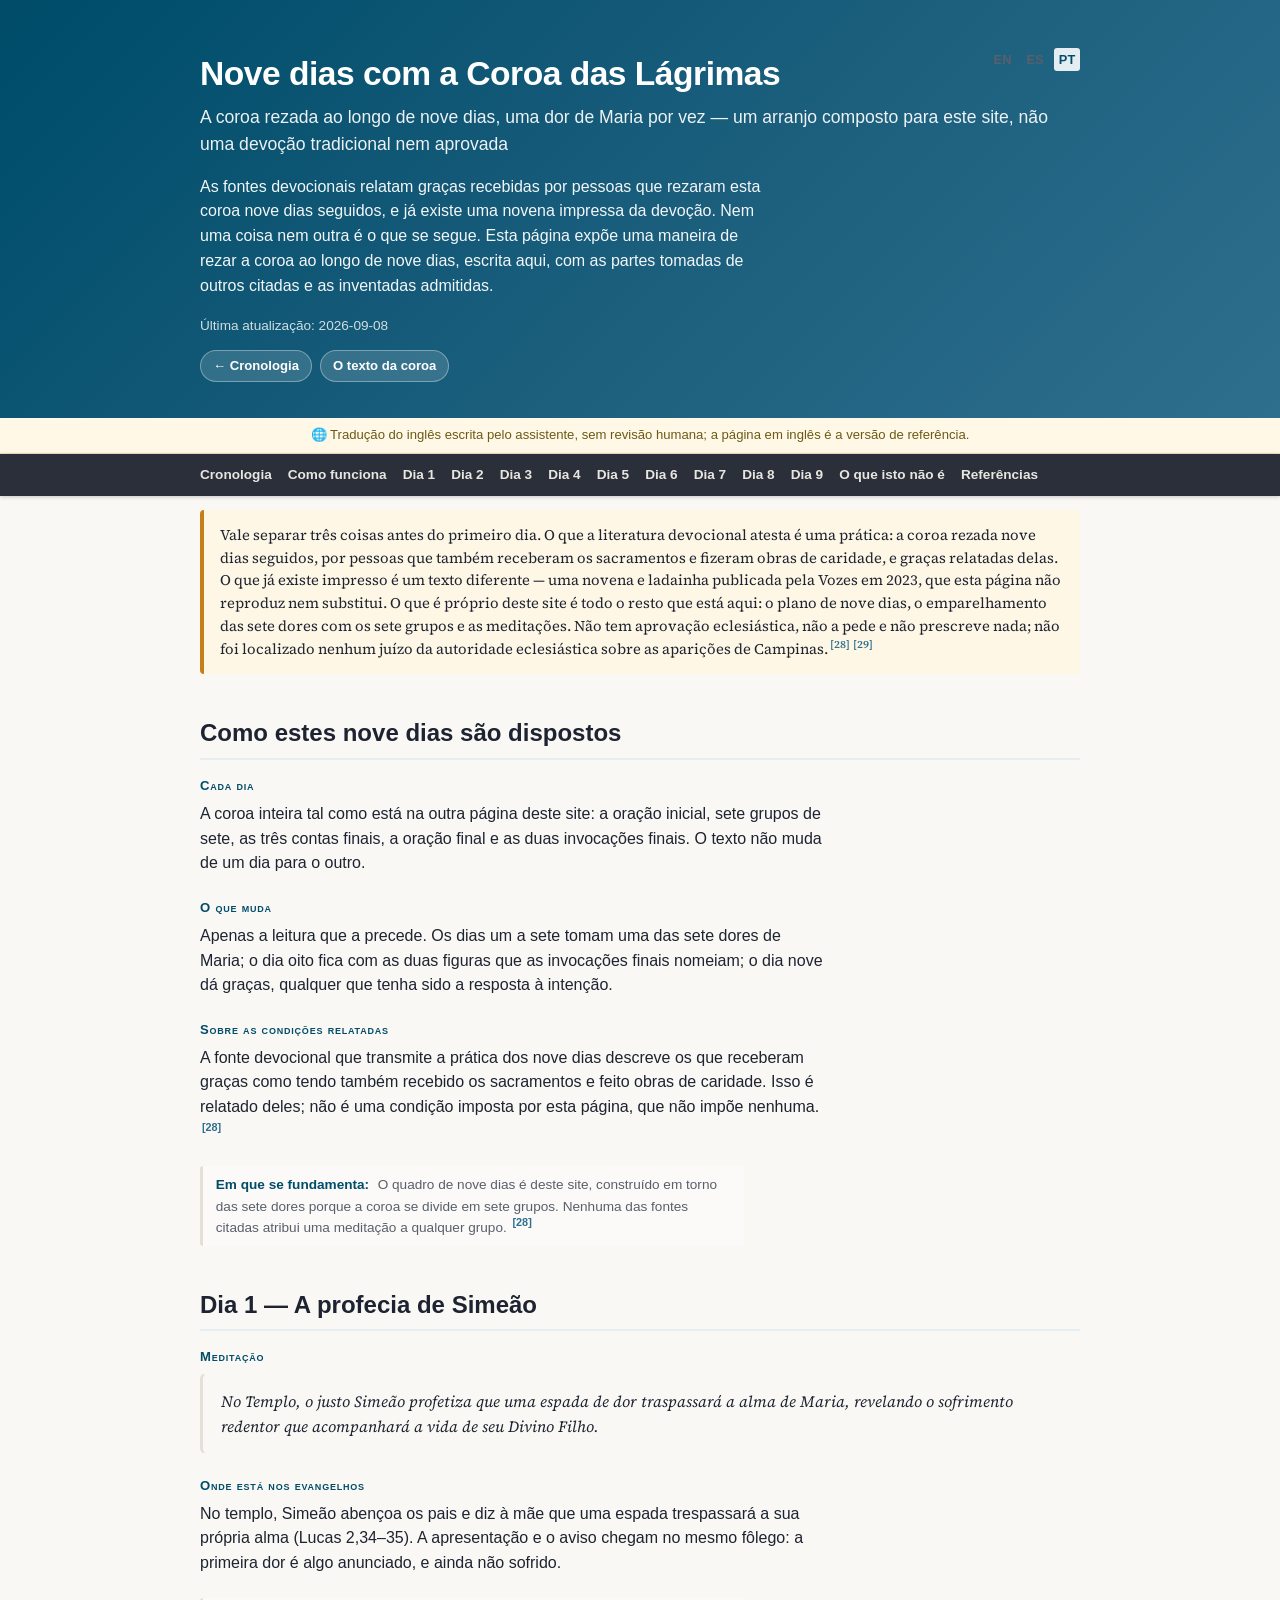
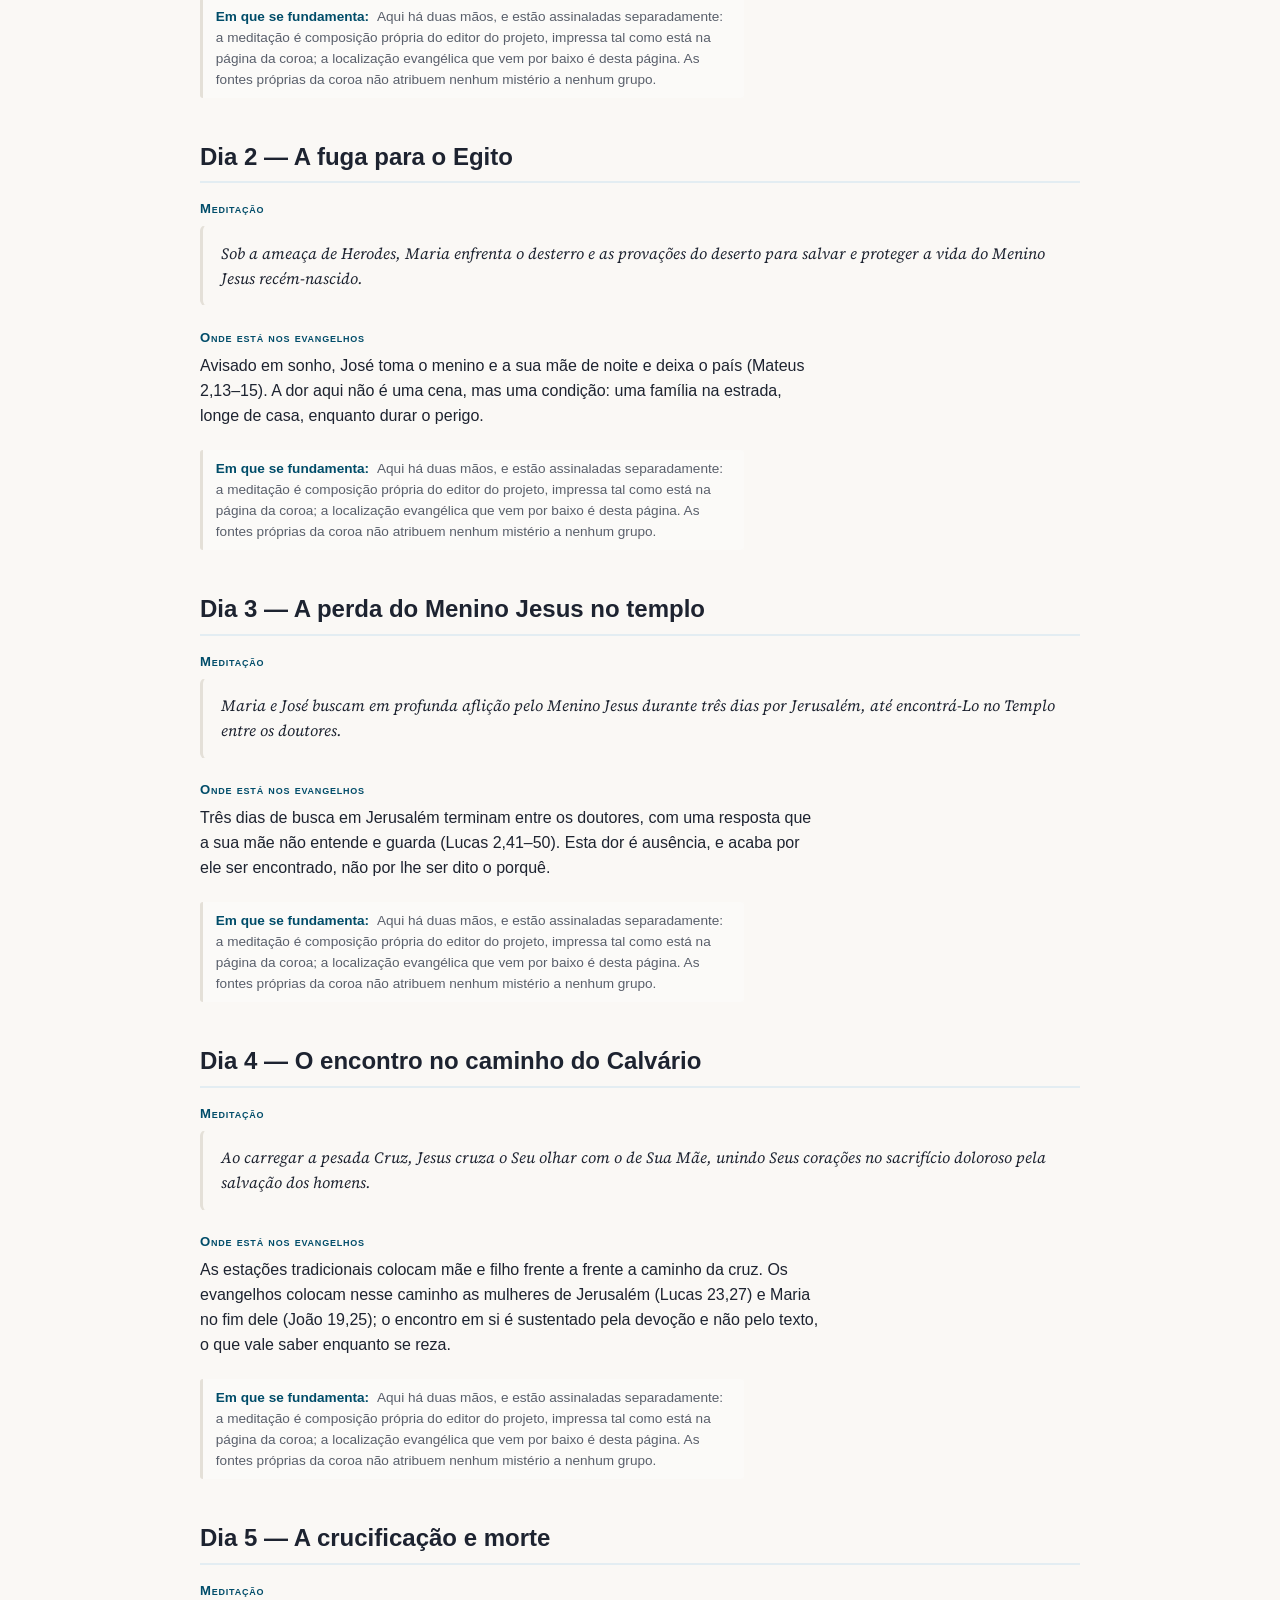
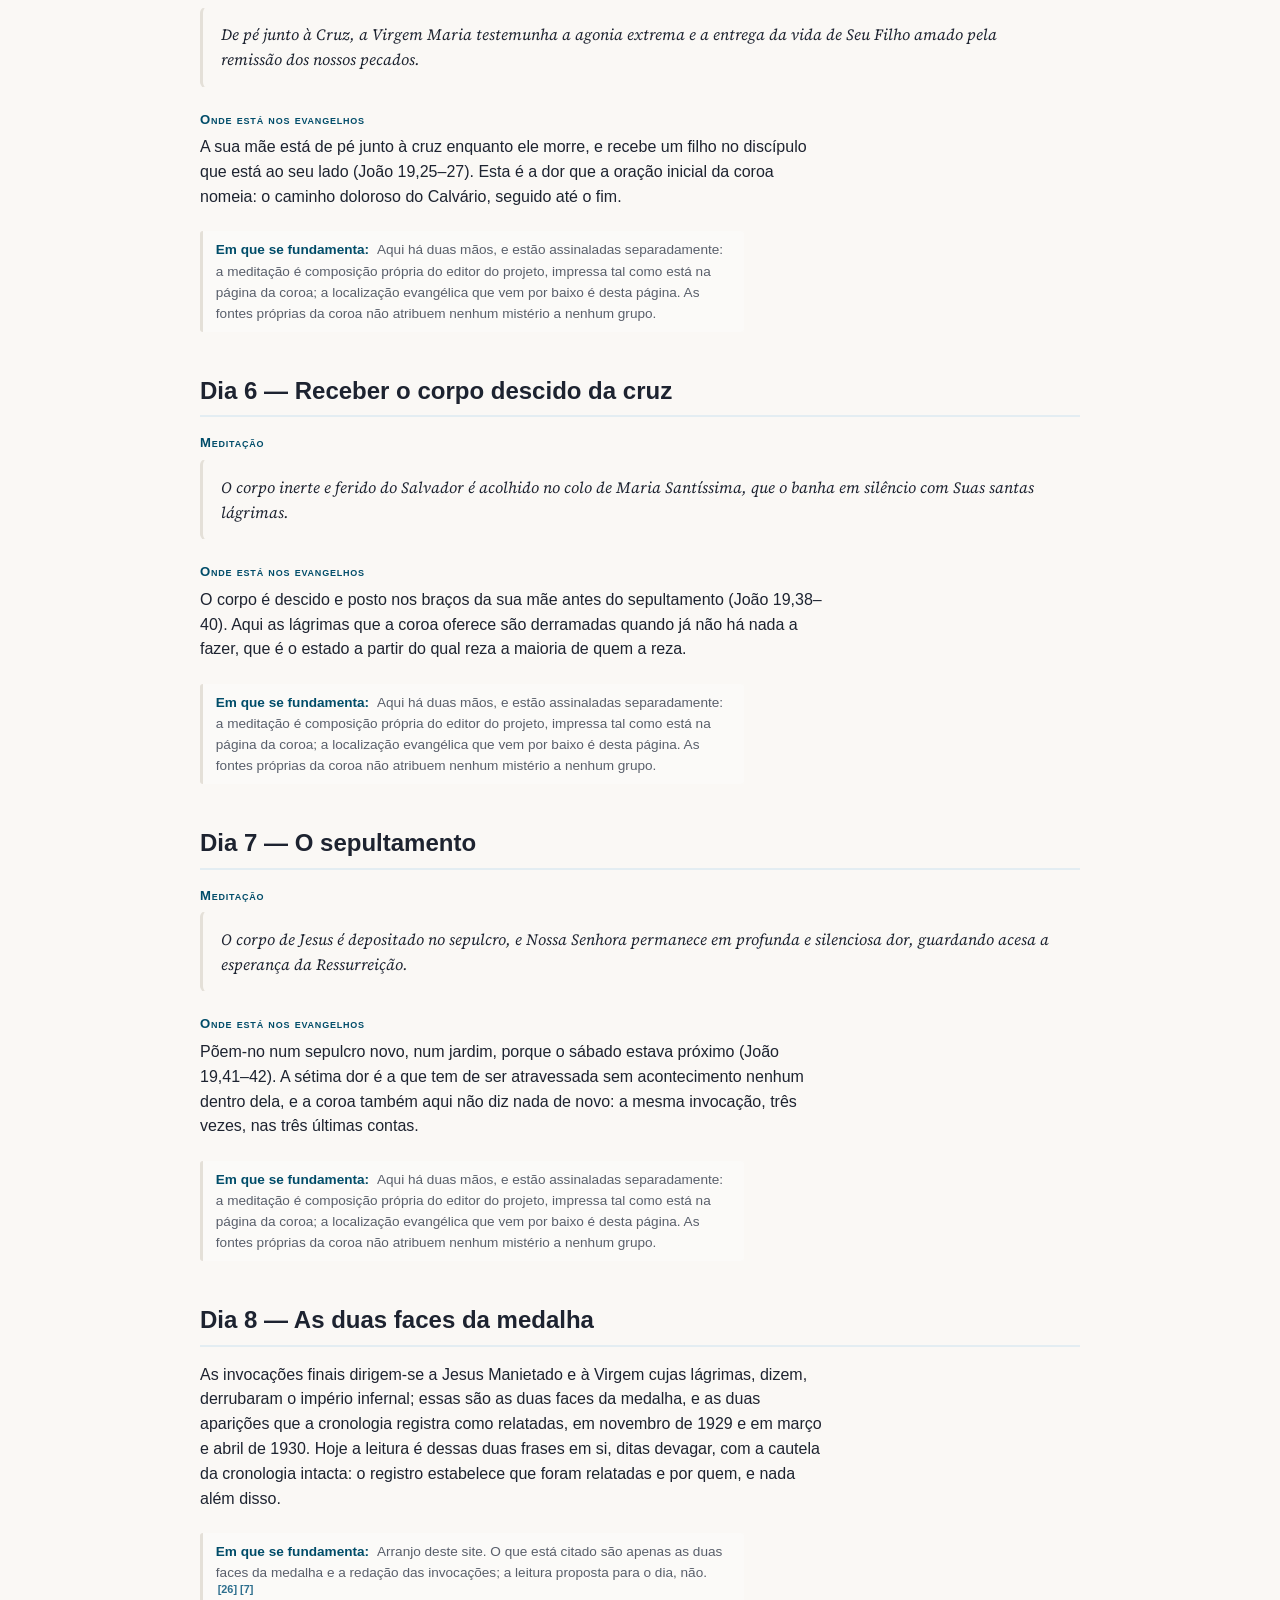
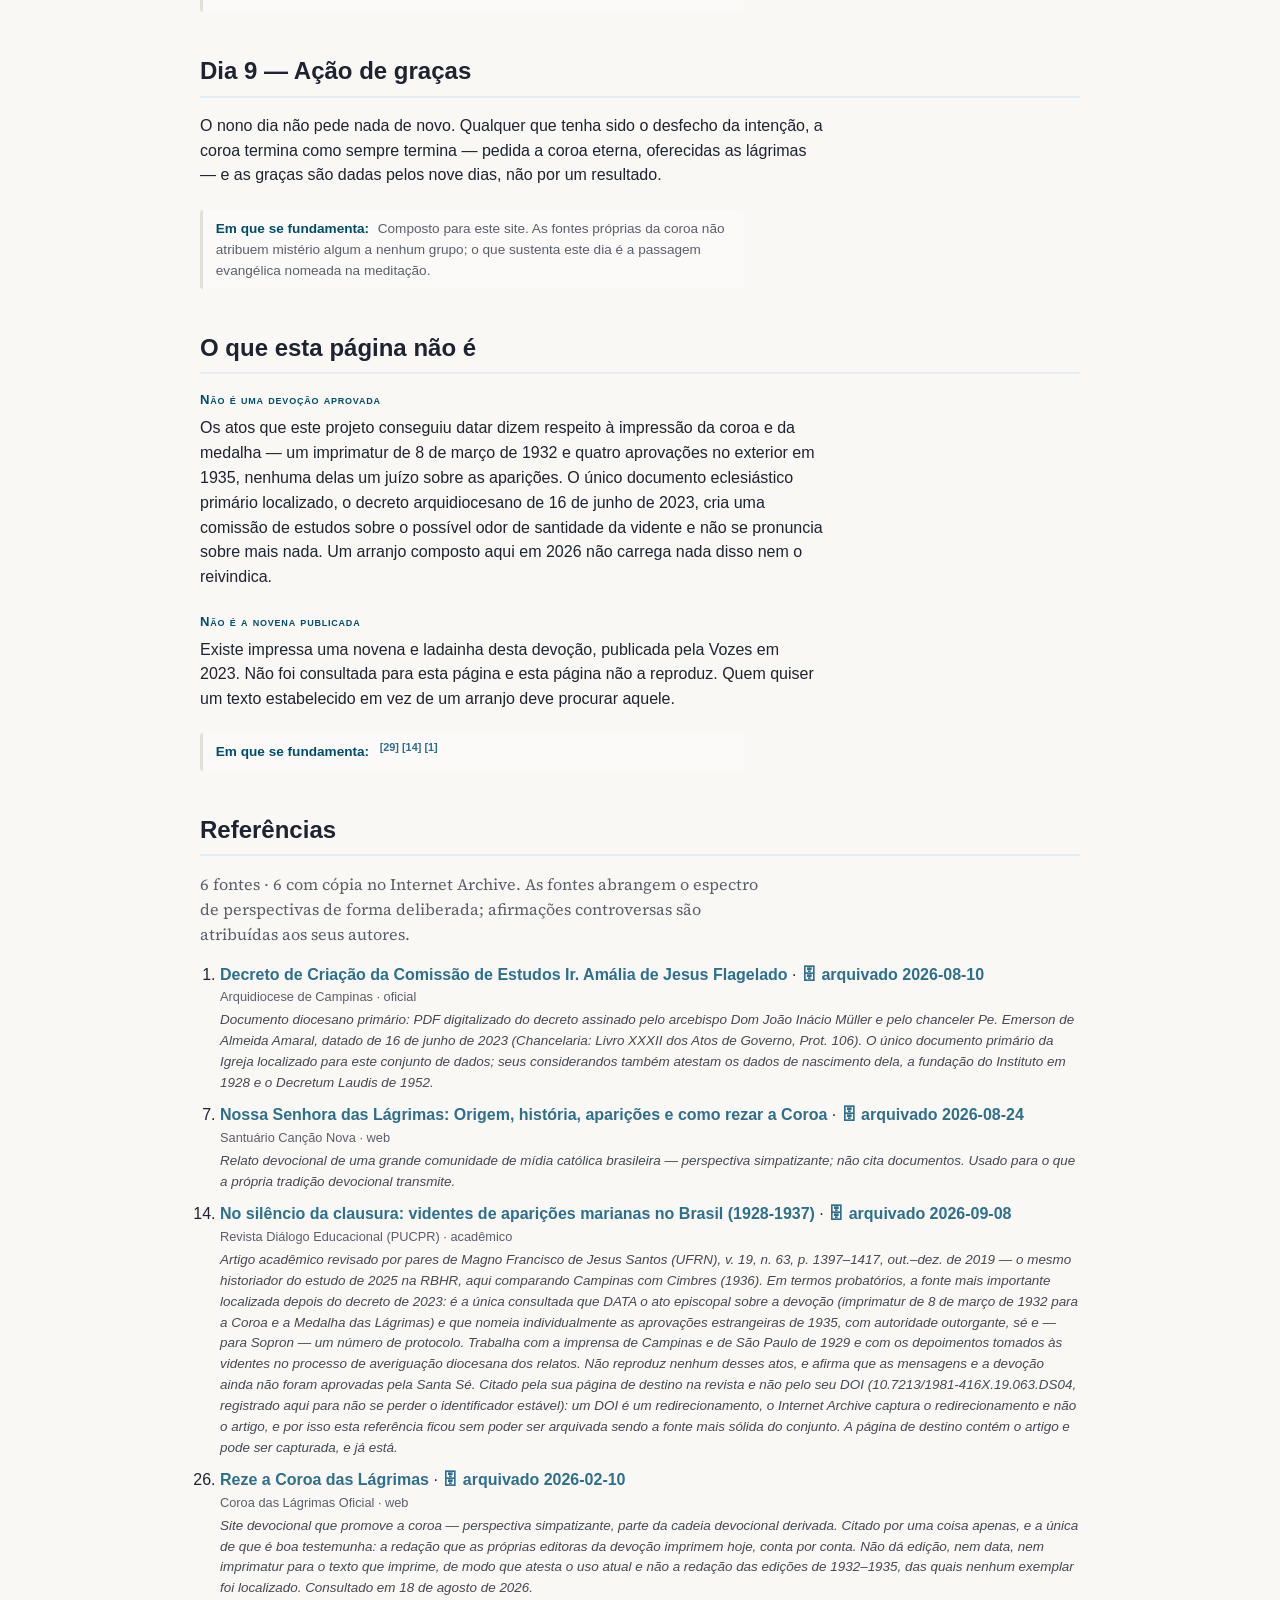
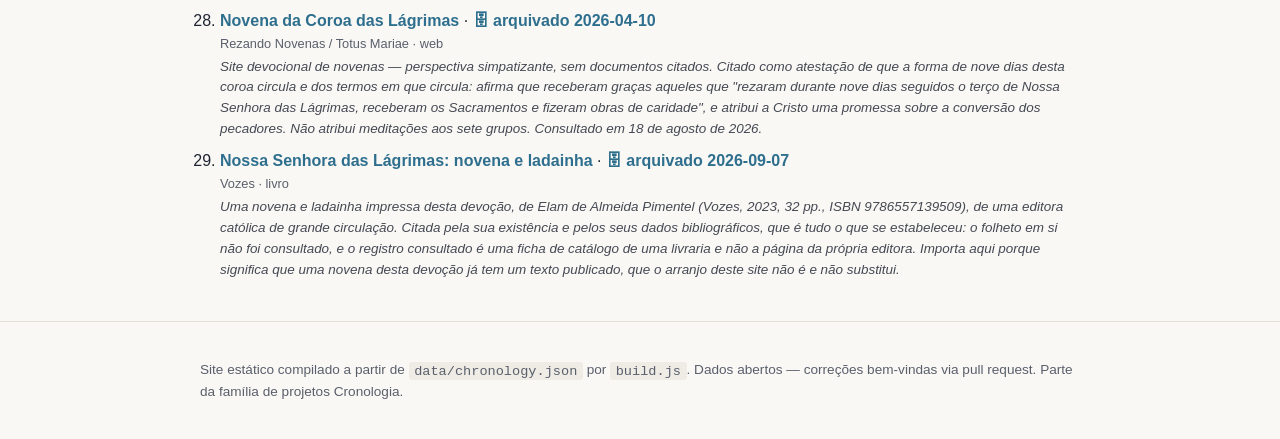
<file: docs/pt/novena/index.html>
<!DOCTYPE html>
<html lang="pt">
<head>
  <meta charset="utf-8">
  <meta name="viewport" content="width=device-width, initial-scale=1">
  <title>Nove dias com a Coroa das Lágrimas</title>
  <meta name="description" content="Um arranjo de nove dias da Coroa das Lágrimas que emparelha as sete dores de Maria com os sete grupos de contas, com as partes tomadas de outros citadas e os acréscimos próprios deste site nomeados como tais.">
  <!-- Google tag (gtag.js) -->
  <script async src="https://www.googletagmanager.com/gtag/js?id=G-R9LV1QZHVE"></script>
  <script>
    window.dataLayer = window.dataLayer || [];
    function gtag(){dataLayer.push(arguments);}
    gtag('js', new Date());
    gtag('config', 'G-R9LV1QZHVE');
  </script>
  <link rel="stylesheet" href="../../styles.css">
  <link rel="canonical" href="https://cronologia.github.io/lagrimas/pt/novena/">
  <link rel="alternate" hreflang="en" href="https://cronologia.github.io/lagrimas/en/novena/">
  <link rel="alternate" hreflang="es" href="https://cronologia.github.io/lagrimas/es/novena/">
  <link rel="alternate" hreflang="pt" href="https://cronologia.github.io/lagrimas/pt/novena/">
  <link rel="alternate" hreflang="x-default" href="https://cronologia.github.io/lagrimas/">
  <meta property="og:type" content="website">
  <meta property="og:site_name" content="Nove dias com a Coroa das Lágrimas">
  <meta property="og:locale" content="pt_BR">
  <meta property="og:title" content="Nove dias com a Coroa das Lágrimas">
  <meta property="og:description" content="Um arranjo de nove dias da Coroa das Lágrimas que emparelha as sete dores de Maria com os sete grupos de contas, com as partes tomadas de outros citadas e os acréscimos próprios deste site nomeados como tais.">
  <meta property="og:url" content="https://cronologia.github.io/lagrimas/pt/novena/">
  <meta name="twitter:card" content="summary">
  <meta name="twitter:title" content="Nove dias com a Coroa das Lágrimas">
  <meta name="twitter:description" content="Um arranjo de nove dias da Coroa das Lágrimas que emparelha as sete dores de Maria com os sete grupos de contas, com as partes tomadas de outros citadas e os acréscimos próprios deste site nomeados como tais.">
  <script type="application/ld+json">
  {
    "@context": "https://schema.org",
    "@type": "WebPage",
    "name": "Nove dias com a Coroa das Lágrimas",
    "description": "Um arranjo de nove dias da Coroa das Lágrimas que emparelha as sete dores de Maria com os sete grupos de contas, com as partes tomadas de outros citadas e os acréscimos próprios deste site nomeados como tais.",
    "url": "https://cronologia.github.io/lagrimas/pt/novena/",
    "inLanguage": "pt"
  }
  </script>
</head>
<body>
  <header class="site-header">
    <div class="wrap">
      <nav class="lang-switch" aria-label="Idioma"><a href="../../en/novena/" hreflang="en">EN</a><a href="../../es/novena/" hreflang="es">ES</a><span class="lang-current" aria-current="true">PT</span></nav>
      <h1>Nove dias com a Coroa das Lágrimas</h1>
      <p class="subtitle">A coroa rezada ao longo de nove dias, uma dor de Maria por vez — um arranjo composto para este site, não uma devoção tradicional nem aprovada</p>
      <p class="lead">As fontes devocionais relatam graças recebidas por pessoas que rezaram esta coroa nove dias seguidos, e já existe uma novena impressa da devoção. Nem uma coisa nem outra é o que se segue. Esta página expõe uma maneira de rezar a coroa ao longo de nove dias, escrita aqui, com as partes tomadas de outros citadas e as inventadas admitidas.</p>
      <p class="updated">Última atualização: 2026-09-08</p>
      <div class="viz-chips">
        <a href="../">← Cronologia</a>
        <a href="../chaplet/">O texto da coroa</a>
      </div>
    </div>
  </header>
  <div class="i18n-disclaimer" role="note">🌐 Tradução do inglês escrita pelo assistente, sem revisão humana; a página em inglês é a versão de referência.</div>

  <nav class="site-nav">
    <div class="wrap">
      <a href="../">Cronologia</a>
      <a href="#how">Como funciona</a>
      <a href="#day-1">Dia 1</a>
      <a href="#day-2">Dia 2</a>
      <a href="#day-3">Dia 3</a>
      <a href="#day-4">Dia 4</a>
      <a href="#day-5">Dia 5</a>
      <a href="#day-6">Dia 6</a>
      <a href="#day-7">Dia 7</a>
      <a href="#day-8">Dia 8</a>
      <a href="#day-9">Dia 9</a>
      <a href="#not">O que isto não é</a>
      <a href="#references">Referências</a>
    </div>
  </nav>

  <main class="wrap">
    <p class="notice notice-attribution">Vale separar três coisas antes do primeiro dia. O que a literatura devocional atesta é uma prática: a coroa rezada nove dias seguidos, por pessoas que também receberam os sacramentos e fizeram obras de caridade, e graças relatadas delas. O que já existe impresso é um texto diferente — uma novena e ladainha publicada pela Vozes em 2023, que esta página não reproduz nem substitui. O que é próprio deste site é todo o resto que está aqui: o plano de nove dias, o emparelhamento das sete dores com os sete grupos e as meditações. Não tem aprovação eclesiástica, não a pede e não prescreve nada; não foi localizado nenhum juízo da autoridade eclesiástica sobre as aparições de Campinas.<sup class="cite"><a href="#ref-28" title="Reference 28">[28]</a> <a href="#ref-29" title="Reference 29">[29]</a></sup></p>
    <section id="how">
      <h2>Como estes nove dias são dispostos</h2>
      <div class="prayer-block">
        <p class="prayer-label">Cada dia</p>
        <p class="prayer-prose">A coroa inteira tal como está na outra página deste site: a oração inicial, sete grupos de sete, as três contas finais, a oração final e as duas invocações finais. O texto não muda de um dia para o outro.</p>
      </div>
      <div class="prayer-block">
        <p class="prayer-label">O que muda</p>
        <p class="prayer-prose">Apenas a leitura que a precede. Os dias um a sete tomam uma das sete dores de Maria; o dia oito fica com as duas figuras que as invocações finais nomeiam; o dia nove dá graças, qualquer que tenha sido a resposta à intenção.</p>
      </div>
      <div class="prayer-block">
        <p class="prayer-label">Sobre as condições relatadas</p>
        <p class="prayer-prose">A fonte devocional que transmite a prática dos nove dias descreve os que receberam graças como tendo também recebido os sacramentos e feito obras de caridade. Isso é relatado deles; não é uma condição imposta por esta página, que não impõe nenhuma.<sup class="cite"><a href="#ref-28" title="Reference 28">[28]</a></sup></p>
      </div>
      <p class="prayer-basis"><span class="prayer-basis-label">Em que se fundamenta:</span> O quadro de nove dias é deste site, construído em torno das sete dores porque a coroa se divide em sete grupos. Nenhuma das fontes citadas atribui uma meditação a qualquer grupo. <sup class="cite"><a href="#ref-28" title="Reference 28">[28]</a></sup></p>
    </section>

    <section id="day-1">
      <h2>Dia 1 — A profecia de Simeão</h2>
      <div class="prayer-block">
        <p class="prayer-label">Meditação</p>
        <blockquote class="prayer-original prayer-meditation" lang="pt">
          <p>No Templo, o justo Simeão profetiza que uma espada de dor traspassará a alma de Maria, revelando o sofrimento redentor que acompanhará a vida de seu Divino Filho.</p>
        </blockquote>
      </div>
      <div class="prayer-block">
        <p class="prayer-label">Onde está nos evangelhos</p>
        <p class="prayer-prose">No templo, Simeão abençoa os pais e diz à mãe que uma espada trespassará a sua própria alma (Lucas 2,34–35). A apresentação e o aviso chegam no mesmo fôlego: a primeira dor é algo anunciado, e ainda não sofrido.</p>
      </div>
      <p class="prayer-basis"><span class="prayer-basis-label">Em que se fundamenta:</span> Aqui há duas mãos, e estão assinaladas separadamente: a meditação é composição própria do editor do projeto, impressa tal como está na página da coroa; a localização evangélica que vem por baixo é desta página. As fontes próprias da coroa não atribuem nenhum mistério a nenhum grupo.</p>
    </section>

    <section id="day-2">
      <h2>Dia 2 — A fuga para o Egito</h2>
      <div class="prayer-block">
        <p class="prayer-label">Meditação</p>
        <blockquote class="prayer-original prayer-meditation" lang="pt">
          <p>Sob a ameaça de Herodes, Maria enfrenta o desterro e as provações do deserto para salvar e proteger a vida do Menino Jesus recém-nascido.</p>
        </blockquote>
      </div>
      <div class="prayer-block">
        <p class="prayer-label">Onde está nos evangelhos</p>
        <p class="prayer-prose">Avisado em sonho, José toma o menino e a sua mãe de noite e deixa o país (Mateus 2,13–15). A dor aqui não é uma cena, mas uma condição: uma família na estrada, longe de casa, enquanto durar o perigo.</p>
      </div>
      <p class="prayer-basis"><span class="prayer-basis-label">Em que se fundamenta:</span> Aqui há duas mãos, e estão assinaladas separadamente: a meditação é composição própria do editor do projeto, impressa tal como está na página da coroa; a localização evangélica que vem por baixo é desta página. As fontes próprias da coroa não atribuem nenhum mistério a nenhum grupo.</p>
    </section>

    <section id="day-3">
      <h2>Dia 3 — A perda do Menino Jesus no templo</h2>
      <div class="prayer-block">
        <p class="prayer-label">Meditação</p>
        <blockquote class="prayer-original prayer-meditation" lang="pt">
          <p>Maria e José buscam em profunda aflição pelo Menino Jesus durante três dias por Jerusalém, até encontrá-Lo no Templo entre os doutores.</p>
        </blockquote>
      </div>
      <div class="prayer-block">
        <p class="prayer-label">Onde está nos evangelhos</p>
        <p class="prayer-prose">Três dias de busca em Jerusalém terminam entre os doutores, com uma resposta que a sua mãe não entende e guarda (Lucas 2,41–50). Esta dor é ausência, e acaba por ele ser encontrado, não por lhe ser dito o porquê.</p>
      </div>
      <p class="prayer-basis"><span class="prayer-basis-label">Em que se fundamenta:</span> Aqui há duas mãos, e estão assinaladas separadamente: a meditação é composição própria do editor do projeto, impressa tal como está na página da coroa; a localização evangélica que vem por baixo é desta página. As fontes próprias da coroa não atribuem nenhum mistério a nenhum grupo.</p>
    </section>

    <section id="day-4">
      <h2>Dia 4 — O encontro no caminho do Calvário</h2>
      <div class="prayer-block">
        <p class="prayer-label">Meditação</p>
        <blockquote class="prayer-original prayer-meditation" lang="pt">
          <p>Ao carregar a pesada Cruz, Jesus cruza o Seu olhar com o de Sua Mãe, unindo Seus corações no sacrifício doloroso pela salvação dos homens.</p>
        </blockquote>
      </div>
      <div class="prayer-block">
        <p class="prayer-label">Onde está nos evangelhos</p>
        <p class="prayer-prose">As estações tradicionais colocam mãe e filho frente a frente a caminho da cruz. Os evangelhos colocam nesse caminho as mulheres de Jerusalém (Lucas 23,27) e Maria no fim dele (João 19,25); o encontro em si é sustentado pela devoção e não pelo texto, o que vale saber enquanto se reza.</p>
      </div>
      <p class="prayer-basis"><span class="prayer-basis-label">Em que se fundamenta:</span> Aqui há duas mãos, e estão assinaladas separadamente: a meditação é composição própria do editor do projeto, impressa tal como está na página da coroa; a localização evangélica que vem por baixo é desta página. As fontes próprias da coroa não atribuem nenhum mistério a nenhum grupo.</p>
    </section>

    <section id="day-5">
      <h2>Dia 5 — A crucificação e morte</h2>
      <div class="prayer-block">
        <p class="prayer-label">Meditação</p>
        <blockquote class="prayer-original prayer-meditation" lang="pt">
          <p>De pé junto à Cruz, a Virgem Maria testemunha a agonia extrema e a entrega da vida de Seu Filho amado pela remissão dos nossos pecados.</p>
        </blockquote>
      </div>
      <div class="prayer-block">
        <p class="prayer-label">Onde está nos evangelhos</p>
        <p class="prayer-prose">A sua mãe está de pé junto à cruz enquanto ele morre, e recebe um filho no discípulo que está ao seu lado (João 19,25–27). Esta é a dor que a oração inicial da coroa nomeia: o caminho doloroso do Calvário, seguido até o fim.</p>
      </div>
      <p class="prayer-basis"><span class="prayer-basis-label">Em que se fundamenta:</span> Aqui há duas mãos, e estão assinaladas separadamente: a meditação é composição própria do editor do projeto, impressa tal como está na página da coroa; a localização evangélica que vem por baixo é desta página. As fontes próprias da coroa não atribuem nenhum mistério a nenhum grupo.</p>
    </section>

    <section id="day-6">
      <h2>Dia 6 — Receber o corpo descido da cruz</h2>
      <div class="prayer-block">
        <p class="prayer-label">Meditação</p>
        <blockquote class="prayer-original prayer-meditation" lang="pt">
          <p>O corpo inerte e ferido do Salvador é acolhido no colo de Maria Santíssima, que o banha em silêncio com Suas santas lágrimas.</p>
        </blockquote>
      </div>
      <div class="prayer-block">
        <p class="prayer-label">Onde está nos evangelhos</p>
        <p class="prayer-prose">O corpo é descido e posto nos braços da sua mãe antes do sepultamento (João 19,38–40). Aqui as lágrimas que a coroa oferece são derramadas quando já não há nada a fazer, que é o estado a partir do qual reza a maioria de quem a reza.</p>
      </div>
      <p class="prayer-basis"><span class="prayer-basis-label">Em que se fundamenta:</span> Aqui há duas mãos, e estão assinaladas separadamente: a meditação é composição própria do editor do projeto, impressa tal como está na página da coroa; a localização evangélica que vem por baixo é desta página. As fontes próprias da coroa não atribuem nenhum mistério a nenhum grupo.</p>
    </section>

    <section id="day-7">
      <h2>Dia 7 — O sepultamento</h2>
      <div class="prayer-block">
        <p class="prayer-label">Meditação</p>
        <blockquote class="prayer-original prayer-meditation" lang="pt">
          <p>O corpo de Jesus é depositado no sepulcro, e Nossa Senhora permanece em profunda e silenciosa dor, guardando acesa a esperança da Ressurreição.</p>
        </blockquote>
      </div>
      <div class="prayer-block">
        <p class="prayer-label">Onde está nos evangelhos</p>
        <p class="prayer-prose">Põem-no num sepulcro novo, num jardim, porque o sábado estava próximo (João 19,41–42). A sétima dor é a que tem de ser atravessada sem acontecimento nenhum dentro dela, e a coroa também aqui não diz nada de novo: a mesma invocação, três vezes, nas três últimas contas.</p>
      </div>
      <p class="prayer-basis"><span class="prayer-basis-label">Em que se fundamenta:</span> Aqui há duas mãos, e estão assinaladas separadamente: a meditação é composição própria do editor do projeto, impressa tal como está na página da coroa; a localização evangélica que vem por baixo é desta página. As fontes próprias da coroa não atribuem nenhum mistério a nenhum grupo.</p>
    </section>

    <section id="day-8">
      <h2>Dia 8 — As duas faces da medalha</h2>
      <div class="prayer-block">
        <p class="prayer-prose">As invocações finais dirigem-se a Jesus Manietado e à Virgem cujas lágrimas, dizem, derrubaram o império infernal; essas são as duas faces da medalha, e as duas aparições que a cronologia registra como relatadas, em novembro de 1929 e em março e abril de 1930. Hoje a leitura é dessas duas frases em si, ditas devagar, com a cautela da cronologia intacta: o registro estabelece que foram relatadas e por quem, e nada além disso.</p>
      </div>
      <p class="prayer-basis"><span class="prayer-basis-label">Em que se fundamenta:</span> Arranjo deste site. O que está citado são apenas as duas faces da medalha e a redação das invocações; a leitura proposta para o dia, não. <sup class="cite"><a href="#ref-26" title="Reference 26">[26]</a> <a href="#ref-7" title="Reference 7">[7]</a></sup></p>
    </section>

    <section id="day-9">
      <h2>Dia 9 — Ação de graças</h2>
      <div class="prayer-block">
        <p class="prayer-prose">O nono dia não pede nada de novo. Qualquer que tenha sido o desfecho da intenção, a coroa termina como sempre termina — pedida a coroa eterna, oferecidas as lágrimas — e as graças são dadas pelos nove dias, não por um resultado.</p>
      </div>
      <p class="prayer-basis"><span class="prayer-basis-label">Em que se fundamenta:</span> Composto para este site. As fontes próprias da coroa não atribuem mistério algum a nenhum grupo; o que sustenta este dia é a passagem evangélica nomeada na meditação.</p>
    </section>

    <section id="not">
      <h2>O que esta página não é</h2>
      <div class="prayer-block">
        <p class="prayer-label">Não é uma devoção aprovada</p>
        <p class="prayer-prose">Os atos que este projeto conseguiu datar dizem respeito à impressão da coroa e da medalha — um imprimatur de 8 de março de 1932 e quatro aprovações no exterior em 1935, nenhuma delas um juízo sobre as aparições. O único documento eclesiástico primário localizado, o decreto arquidiocesano de 16 de junho de 2023, cria uma comissão de estudos sobre o possível odor de santidade da vidente e não se pronuncia sobre mais nada. Um arranjo composto aqui em 2026 não carrega nada disso nem o reivindica.</p>
      </div>
      <div class="prayer-block">
        <p class="prayer-label">Não é a novena publicada</p>
        <p class="prayer-prose">Existe impressa uma novena e ladainha desta devoção, publicada pela Vozes em 2023. Não foi consultada para esta página e esta página não a reproduz. Quem quiser um texto estabelecido em vez de um arranjo deve procurar aquele.</p>
      </div>
      <p class="prayer-basis"><span class="prayer-basis-label">Em que se fundamenta:</span> <sup class="cite"><a href="#ref-29" title="Reference 29">[29]</a> <a href="#ref-14" title="Reference 14">[14]</a> <a href="#ref-1" title="Reference 1">[1]</a></sup></p>
    </section>

    <section id="references">
      <h2>Referências</h2>
      <p class="section-intro">6 fontes · 6 com cópia no Internet Archive. As fontes abrangem o
      espectro de perspectivas de forma deliberada; afirmações controversas são atribuídas aos seus autores.</p>
      <ol class="references">
        <li id="ref-1" value="1">
          <a href="https://www.arquidiocesecampinas.com.br/wp-content/uploads/2023/06/DECRETO-COMISS%C3%83O-DE-ESTUDOS-IR.-AM%C3%81LIA.pdf" rel="noopener noreferrer" target="_blank">Decreto de Criação da Comissão de Estudos Ir. Amália de Jesus Flagelado</a> · <a class="archive-link" href="https://web.archive.org/web/20260810080750/https://www.arquidiocesecampinas.com.br/wp-content/uploads/2023/06/DECRETO-COMISS%C3%83O-DE-ESTUDOS-IR.-AM%C3%81LIA.pdf" rel="noopener noreferrer" target="_blank">🗄 arquivado 2026-08-10</a>
          <span class="ref-meta">Arquidiocese de Campinas · oficial</span>
          <span class="ref-note">Documento diocesano primário: PDF digitalizado do decreto assinado pelo arcebispo Dom João Inácio Müller e pelo chanceler Pe. Emerson de Almeida Amaral, datado de 16 de junho de 2023 (Chancelaria: Livro XXXII dos Atos de Governo, Prot. 106). O único documento primário da Igreja localizado para este conjunto de dados; seus considerandos também atestam os dados de nascimento dela, a fundação do Instituto em 1928 e o Decretum Laudis de 1952.</span>
        </li>
        <li id="ref-7" value="7">
          <a href="https://santuario.cancaonova.com/nossasenhora/nossa-senhora-das-lagrimas-historia-coroa/" rel="noopener noreferrer" target="_blank">Nossa Senhora das Lágrimas: Origem, história, aparições e como rezar a Coroa</a> · <a class="archive-link" href="https://web.archive.org/web/20260824073216/https://santuario.cancaonova.com/nossasenhora/nossa-senhora-das-lagrimas-historia-coroa/" rel="noopener noreferrer" target="_blank">🗄 arquivado 2026-08-24</a>
          <span class="ref-meta">Santuário Canção Nova · web</span>
          <span class="ref-note">Relato devocional de uma grande comunidade de mídia católica brasileira — perspectiva simpatizante; não cita documentos. Usado para o que a própria tradição devocional transmite.</span>
        </li>
        <li id="ref-14" value="14">
          <a href="https://periodicos.pucpr.br/dialogoeducacional/article/view/25694" rel="noopener noreferrer" target="_blank">No silêncio da clausura: videntes de aparições marianas no Brasil (1928-1937)</a> · <a class="archive-link" href="https://web.archive.org/web/20260908022455/https://periodicos.pucpr.br/dialogoeducacional/article/view/25694" rel="noopener noreferrer" target="_blank">🗄 arquivado 2026-09-08</a>
          <span class="ref-meta">Revista Diálogo Educacional (PUCPR) · acadêmico</span>
          <span class="ref-note">Artigo acadêmico revisado por pares de Magno Francisco de Jesus Santos (UFRN), v. 19, n. 63, p. 1397–1417, out.–dez. de 2019 — o mesmo historiador do estudo de 2025 na RBHR, aqui comparando Campinas com Cimbres (1936). Em termos probatórios, a fonte mais importante localizada depois do decreto de 2023: é a única consultada que DATA o ato episcopal sobre a devoção (imprimatur de 8 de março de 1932 para a Coroa e a Medalha das Lágrimas) e que nomeia individualmente as aprovações estrangeiras de 1935, com autoridade outorgante, sé e — para Sopron — um número de protocolo. Trabalha com a imprensa de Campinas e de São Paulo de 1929 e com os depoimentos tomados às videntes no processo de averiguação diocesana dos relatos. Não reproduz nenhum desses atos, e afirma que as mensagens e a devoção ainda não foram aprovadas pela Santa Sé. Citado pela sua página de destino na revista e não pelo seu DOI (10.7213/1981-416X.19.063.DS04, registrado aqui para não se perder o identificador estável): um DOI é um redirecionamento, o Internet Archive captura o redirecionamento e não o artigo, e por isso esta referência ficou sem poder ser arquivada sendo a fonte mais sólida do conjunto. A página de destino contém o artigo e pode ser capturada, e já está.</span>
        </li>
        <li id="ref-26" value="26">
          <a href="https://coroadaslagrimasoficial.com.br/reze-a-coroa-das-lagrimas/" rel="noopener noreferrer" target="_blank">Reze a Coroa das Lágrimas</a> · <a class="archive-link" href="https://web.archive.org/web/20260210124259/https://coroadaslagrimasoficial.com.br/reze-a-coroa-das-lagrimas/" rel="noopener noreferrer" target="_blank">🗄 arquivado 2026-02-10</a>
          <span class="ref-meta">Coroa das Lágrimas Oficial · web</span>
          <span class="ref-note">Site devocional que promove a coroa — perspectiva simpatizante, parte da cadeia devocional derivada. Citado por uma coisa apenas, e a única de que é boa testemunha: a redação que as próprias editoras da devoção imprimem hoje, conta por conta. Não dá edição, nem data, nem imprimatur para o texto que imprime, de modo que atesta o uso atual e não a redação das edições de 1932–1935, das quais nenhum exemplar foi localizado. Consultado em 18 de agosto de 2026.</span>
        </li>
        <li id="ref-28" value="28">
          <a href="https://novenas.totusmariae.org/coroa-das-lagrimas/" rel="noopener noreferrer" target="_blank">Novena da Coroa das Lágrimas</a> · <a class="archive-link" href="https://web.archive.org/web/20260410154441/https://novenas.totusmariae.org/coroa-das-lagrimas/" rel="noopener noreferrer" target="_blank">🗄 arquivado 2026-04-10</a>
          <span class="ref-meta">Rezando Novenas / Totus Mariae · web</span>
          <span class="ref-note">Site devocional de novenas — perspectiva simpatizante, sem documentos citados. Citado como atestação de que a forma de nove dias desta coroa circula e dos termos em que circula: afirma que receberam graças aqueles que &quot;rezaram durante nove dias seguidos o terço de Nossa Senhora das Lágrimas, receberam os Sacramentos e fizeram obras de caridade&quot;, e atribui a Cristo uma promessa sobre a conversão dos pecadores. Não atribui meditações aos sete grupos. Consultado em 18 de agosto de 2026.</span>
        </li>
        <li id="ref-29" value="29">
          <a href="https://www.travessa.pt/Artigo/Detalhe/nossa-senhora-das-lagrimas-novena-e-ladainha/artigo/860c67bd-8642-4df6-b319-01fee5baa1a7" rel="noopener noreferrer" target="_blank">Nossa Senhora das Lágrimas: novena e ladainha</a> · <a class="archive-link" href="https://web.archive.org/web/20260907124339/https://www.travessa.pt/Artigo/Detalhe/nossa-senhora-das-lagrimas-novena-e-ladainha/artigo/860c67bd-8642-4df6-b319-01fee5baa1a7" rel="noopener noreferrer" target="_blank">🗄 arquivado 2026-09-07</a>
          <span class="ref-meta">Vozes · livro</span>
          <span class="ref-note">Uma novena e ladainha impressa desta devoção, de Elam de Almeida Pimentel (Vozes, 2023, 32 pp., ISBN 9786557139509), de uma editora católica de grande circulação. Citada pela sua existência e pelos seus dados bibliográficos, que é tudo o que se estabeleceu: o folheto em si não foi consultado, e o registro consultado é uma ficha de catálogo de uma livraria e não a página da própria editora. Importa aqui porque significa que uma novena desta devoção já tem um texto publicado, que o arranjo deste site não é e não substitui.</span>
        </li>
      </ol>
    </section>
  </main>

  <footer class="site-footer">
    <div class="wrap">
      <p>Site estático compilado a partir de <code>data/chronology.json</code> por <code>build.js</code>. Dados abertos — correções bem-vindas via pull request.
      Parte da família de projetos Cronologia.</p>
    </div>
  </footer>
</body>
</html>
</file>
<file: docs/styles.css>
:root {
  --bg: #faf8f5;
  --surface: #ffffff;
  --ink: #1d2330;
  --muted: #595f6b;
  --accent: #2e6f8e;
  --accent-dark: #1e4a60;
  --accent-soft: #e2eff5;
  --line: #e4e0d8;
  --maxw: 920px;
}

* { box-sizing: border-box; }

html { scroll-behavior: smooth; }

body {
  margin: 0;
  font-family: -apple-system, BlinkMacSystemFont, "Segoe UI", Roboto, Helvetica, Arial, sans-serif;
  color: var(--ink);
  background: var(--bg);
  line-height: 1.55;
}

.wrap { max-width: var(--maxw); margin: 0 auto; padding: 0 1.25rem; }

/* Header */
.site-header {
  background: linear-gradient(135deg, var(--accent-dark), var(--accent));
  color: #fff;
  padding: 3rem 0 2.25rem;
}
.site-header h1 { margin: 0 0 .25rem; font-size: 2.1rem; letter-spacing: -.5px; }
.site-header .subtitle { margin: 0 0 1rem; font-size: 1.1rem; opacity: .92; }
.site-header .lead { margin: 0 0 1rem; max-width: 64ch; opacity: .95; }
.site-header .updated { margin: 0; font-size: .85rem; opacity: .8; }
.viz-chips { display: flex; flex-wrap: wrap; gap: .5rem; margin: .9rem 0 0; }
.viz-chips a { display: inline-block; background: rgba(255,255,255,.14); border: 1px solid rgba(255,255,255,.35); color: #fff; text-decoration: none; font-size: .82rem; font-weight: 600; padding: .3rem .75rem; border-radius: 999px; white-space: nowrap; }
.viz-chips a:hover { background: rgba(255,255,255,.28); }

/* Nav */
.site-nav { position: sticky; top: 0; z-index: 10; background: #2a2f3a; box-shadow: 0 1px 4px rgba(0,0,0,.2); }
.site-nav .wrap { display: flex; flex-wrap: wrap; gap: .25rem 1rem; padding: .5rem 1.25rem; }
.site-nav a { color: #e8e6e1; text-decoration: none; font-size: .85rem; font-weight: 600; padding: .15rem 0; white-space: nowrap; }
.site-nav a:hover { color: #fff; border-bottom: 2px solid var(--accent); }

/* Sections */
main { padding: 2rem 1.25rem 3rem; }
section { margin: 2.5rem 0; }
h2 {
  font-size: 1.5rem;
  border-bottom: 2px solid var(--accent-soft);
  padding-bottom: .4rem;
  margin-bottom: 1rem;
}
h3 { font-size: 1.1rem; margin: 1.5rem 0 .5rem; }
.section-intro { color: var(--muted); max-width: 70ch; }

/* Notice */
.notice {
  background: var(--accent-soft);
  border-left: 4px solid var(--accent);
  padding: .85rem 1rem;
  border-radius: 4px;
  font-size: .92rem;
}
.notice-attribution { background: #fff7e6; border-left-color: #c47f17; margin-bottom: 1rem; }

/* Facts list */
.facts { display: grid; grid-template-columns: max-content 1fr; gap: .35rem 1.25rem; margin: 0; }
.facts dt { font-weight: 600; color: var(--accent); }
.facts dd { margin: 0; }

/* Chronology table */
.table-scroll { position: relative; overflow-x: auto; }
table.meetings { width: 100%; border-collapse: collapse; font-size: .92rem; background: var(--surface); }
table.meetings th, table.meetings td { text-align: left; padding: .55rem .65rem; border-bottom: 1px solid var(--line); vertical-align: top; }
table.meetings thead th { background: #2a2f3a; color: #fff; position: sticky; top: 0; }
table.meetings tbody tr:nth-child(even) { background: #fbfaf8; }
tr.decade-row th { background: var(--accent-soft); color: var(--accent-dark); font-variant: small-caps; letter-spacing: .06em; }
td.year { font-weight: 700; white-space: nowrap; }
.muted { color: var(--muted); }
.flag { color: var(--accent); font-weight: 700; cursor: help; }

/* Card grids (figures, organizations, disambiguation) */
.party-grid { display: grid; grid-template-columns: repeat(auto-fill, minmax(260px, 1fr)); gap: 1rem; }
.party-card { background: var(--surface); border: 1px solid var(--line); border-radius: 6px; padding: 1rem; }
.party-card h3 { margin: 0 0 .35rem; font-size: 1.02rem; }
.party-card .country { margin: 0 0 .5rem; font-size: .9rem; color: var(--muted); }
.party-card .figures, .party-card .party-notes { margin: .35rem 0 0; font-size: .85rem; color: var(--muted); }

.related-card { background: var(--surface); border: 1px solid var(--line); border-left: 4px solid var(--accent); border-radius: 6px; padding: 1rem; }
.related-card h3 { margin: 0 0 .25rem; font-size: 1.05rem; }
.related-card p { margin: .4rem 0; font-size: .9rem; }
.related-meta { color: var(--muted); font-size: .82rem !important; }
.related-link a { color: var(--accent); font-size: .82rem; word-break: break-all; }

.cp-card { background: var(--surface); border: 1px solid var(--line); border-left: 4px solid #c47f17; border-radius: 6px; padding: 1rem; }
.cp-card h3 { margin: 0 0 .25rem; font-size: 1.02rem; }
.cp-card p { margin: .4rem 0; font-size: .9rem; }

/* Citations */
/* Inline glossary cross-links (from [[term-id]] markers in prose fields). */
.glossary-link { color: var(--accent); text-decoration: none; border-bottom: 1px dotted var(--accent); }
.glossary-link:hover { border-bottom-style: solid; }

sup.cite { font-size: .68rem; line-height: 0; margin-left: .12rem; }
sup.cite a { color: var(--accent); text-decoration: none; font-weight: 700; }
sup.cite a:hover { text-decoration: underline; }
ol.references li:target { background: var(--accent-soft); border-radius: 4px; padding: .2rem .35rem; }

/* References */
ol.references { padding-left: 1.25rem; }
ol.references li { margin-bottom: .6rem; }
ol.references a { color: var(--accent); text-decoration: none; font-weight: 600; }
ol.references a:hover { text-decoration: underline; }
.ref-meta { display: block; color: var(--muted); font-size: .8rem; }
/* A source-criticism note too long for parentheses gets its own line, so the
   reference list stays scannable. See renderReference/NOTE_INLINE_MAX. */
.ref-note { display: block; margin-top: .2rem; font-size: .84rem; opacity: .82; font-style: italic; }
.archive-link { color: var(--muted); font-weight: 600; text-decoration: none; }
.archive-link:hover { color: var(--accent); text-decoration: underline; }

/* Footer */
.site-footer { border-top: 1px solid var(--line); padding: 1.5rem 0; color: var(--muted); font-size: .85rem; }
.site-footer code { background: #efece6; padding: .1rem .35rem; border-radius: 3px; }

/* Genealogy / lineage trees (fsspx pattern; rendered only when the data
   declares `lineage`/`episcopalLineage`) */
.lineage-branch { background: var(--surface); border: 1px solid var(--line); border-left: 4px solid var(--accent); border-radius: 6px; padding: 1rem 1.25rem; margin: 1rem 0; }
.lineage-branch h3 { margin: 0 0 .25rem; }
.lineage-branch.lineage-separate { border-left-color: #c47f17; background: #fffdf7; }
ul.tree, ul.tree ul { list-style: none; margin: 0; padding-left: 1.4rem; }
ul.tree { padding-left: 0; margin-top: .6rem; }
ul.tree ul { position: relative; }
ul.tree ul::before { content: ""; position: absolute; top: 0; bottom: .75em; left: .35rem; border-left: 2px solid var(--line); }
ul.tree li { position: relative; padding: .25rem 0 .25rem .5rem; }
ul.tree ul li::before { content: ""; position: absolute; top: 1em; left: -1.05rem; width: 1.3rem; border-top: 2px solid var(--line); }
.tree-node strong { color: var(--ink); }
.tree-detail { color: var(--muted); font-size: .85rem; }
.tree-status { font-size: .78rem; color: var(--accent-dark); background: var(--accent-soft); display: inline-block; border-radius: 999px; padding: .05rem .6rem; margin: .15rem 0 0; }
.lineage-separate .tree-status { color: #7a5410; background: #f7ecd4; }

/* Typed edges: solid connector = direct consecration/initiation (default);
   dashed connector = indirect reference/association, NOT lineage */
ul.tree ul li.tree-edge-indirect::before { border-top-style: dashed; }
.tree-edge-label { font-size: .72rem; font-style: italic; color: var(--muted); background: #f3f1ec; border: 1px dashed var(--line); border-radius: 999px; padding: 0 .5rem; white-space: nowrap; }
.lineage-legend { display: flex; flex-wrap: wrap; gap: .5rem 1.5rem; margin: .75rem 0 .25rem; font-size: .82rem; color: var(--muted); }
.legend-item { display: inline-flex; align-items: center; gap: .45rem; }
.legend-swatch { display: inline-block; width: 2rem; height: 0; border-top: 2px solid var(--muted); }
.legend-swatch.legend-indirect { border-top-style: dashed; }

/* Branch timeline ("subway diagram"; rendered only when the data declares
   `branchTimeline`). The SVG keeps its natural size inside a horizontal
   scroll container on small screens; print scales it to the page. */
.viz-scroll { position: relative; overflow-x: auto; -webkit-overflow-scrolling: touch; }
figure.branch-timeline { margin: 1rem 0 0; }
.branch-timeline-svg { display: block; }
.branch-timeline-svg text { font-family: inherit; }
.branch-timeline-svg .bt-tick line { stroke: var(--line); stroke-width: 1; }
.branch-timeline-svg .bt-tick text { fill: var(--muted); font-size: 12px; text-anchor: middle; }
.branch-timeline-svg .bt-line line, .branch-timeline-svg .bt-line path { stroke-width: 4; fill: none; stroke-linecap: round; }
.branch-timeline-svg .bt-label { font-size: 13px; font-weight: 600; fill: var(--ink); }
.branch-timeline-svg .bt-trunk line { stroke: var(--accent); }
.branch-timeline-svg .bt-trunk circle { fill: var(--accent); }
.branch-timeline-svg .bt-c0 path { stroke: #c2571f; } .branch-timeline-svg .bt-c0 circle { fill: #c2571f; }
.branch-timeline-svg .bt-c1 path { stroke: #2f7d4f; } .branch-timeline-svg .bt-c1 circle { fill: #2f7d4f; }
.branch-timeline-svg .bt-c2 path { stroke: #7b4fa6; } .branch-timeline-svg .bt-c2 circle { fill: #7b4fa6; }
.branch-timeline-svg .bt-c3 path { stroke: #b02a37; } .branch-timeline-svg .bt-c3 circle { fill: #b02a37; }
.branch-timeline-svg .bt-c4 path { stroke: #0f7f8b; } .branch-timeline-svg .bt-c4 circle { fill: #0f7f8b; }
.branch-timeline-svg .bt-c5 path { stroke: #946200; } .branch-timeline-svg .bt-c5 circle { fill: #946200; }
figure.branch-timeline figcaption { margin-top: .75rem; }
ol.branch-notes { margin: 0; padding-left: 1.25rem; font-size: .88rem; }
ol.branch-notes li { margin-bottom: .35rem; }

/* Contested-numbers chart (rendered only when the data declares
   `numbersChart`). Each series is a self-contained panel on its OWN axis and
   unit — the series are deliberately never merged onto one scale. */
figure.numbers-chart { margin: 1rem 0 0; }
.nc-series { background: var(--surface); border: 1px solid var(--line); border-radius: 6px; padding: .85rem 1rem; margin: 0 0 1rem; }
.nc-series-head { display: flex; flex-wrap: wrap; align-items: baseline; justify-content: space-between; gap: .35rem .75rem; }
.nc-series-label { font-weight: 700; }
.nc-source-badge { font-size: .74rem; font-weight: 600; color: var(--accent-dark); background: var(--accent-soft); border-radius: 999px; padding: .1rem .6rem; white-space: nowrap; }
.nc-axis-note { font-size: .76rem; color: var(--muted); margin: .1rem 0 .55rem; }
.nc-row { display: flex; align-items: center; flex-wrap: wrap; gap: .25rem .6rem; margin: .35rem 0; }
.nc-year { flex: 0 0 2.4rem; font-weight: 700; font-size: .8rem; color: var(--muted); }
.nc-track { flex: 1 1 140px; min-width: 120px; height: 1.05rem; background: #f0ece5; border-radius: 3px; overflow: hidden; }
.nc-bar { display: block; height: 100%; border-radius: 3px; }
.nc-value { flex: 1 1 100%; margin-left: 3rem; font-size: .82rem; color: var(--ink); }
.nc-axis { display: flex; align-items: center; gap: .6rem; margin-top: .15rem; }
.nc-ticks { flex: 1 1 140px; min-width: 120px; display: flex; justify-content: space-between; font-size: .7rem; color: var(--muted); }
.nc-c0 { background: #c2571f; } .nc-c1 { background: #2f7d4f; } .nc-c2 { background: #7b4fa6; }
.nc-c3 { background: #b02a37; } .nc-c4 { background: #0f7f8b; } .nc-c5 { background: #946200; }
figure.numbers-chart figcaption { margin-top: .25rem; }

/* Mobile baseline: compact header + nav as a single horizontal scroll strip */
@media (max-width: 560px) {
  .site-header { padding: 1.4rem 0 1.1rem; }
  .site-header h1 { font-size: 1.5rem; }
  .site-header .subtitle { font-size: .95rem; margin-bottom: .5rem; }
  .site-header .lead { display: none; }
  .site-header .updated { font-size: .78rem; }
  .site-nav .wrap { flex-wrap: nowrap; overflow-x: auto; -webkit-overflow-scrolling: touch; scrollbar-width: none; gap: 1rem; padding: .55rem 1rem; }
  .site-nav .wrap::-webkit-scrollbar { display: none; }
  .site-nav a { font-size: .82rem; }
  .facts { grid-template-columns: 1fr; gap: .1rem; }
  .facts dt { margin-top: .5rem; }
  .nc-value { margin-left: 0; }
}

/* Print baseline (book series): every visualization is a static figure that
   fits a book page — no scroll containers, no navigation chrome */
@media print {
  * { print-color-adjust: exact; -webkit-print-color-adjust: exact; }
  body { background: #fff; }
  .site-header { background: none; color: var(--ink); padding: 1rem 0; }
  .site-nav, .viz-chips { display: none; }
  a { color: inherit; }
  section { margin: 1.25rem 0; }
  table.meetings thead th { position: static; }
  /* Figures must not split across pages */
  .lineage-branch, figure.branch-timeline, figure.numbers-chart, figure.chrono-spine, .nc-series, .party-card, .related-card, .cp-card { break-inside: avoid; page-break-inside: avoid; }
  /* Trees are static HTML/CSS and print as-is; the subway SVG scales to the
     page width via its viewBox instead of scrolling */
  .viz-scroll { overflow: visible; }
  .branch-timeline-svg { width: 100% !important; height: auto !important; }
}

/* ---------------------------------------------------------------------------
   Chronology spine — the density figure at the top of the page.

   Every quantity is encoded twice: bar height AND the printed count. Nothing
   is carried by colour alone, so the figure survives greyscale, print and
   colour-vision deficiency. The unverified segment is distinguished by a
   repeating-gradient hatch, not a hue.
   ------------------------------------------------------------------------ */
.visually-hidden {
  position: absolute; width: 1px; height: 1px; margin: -1px; padding: 0;
  overflow: hidden; clip: rect(0 0 0 0); clip-path: inset(50%); white-space: nowrap;
}

figure.chrono-spine { margin: 0 0 .5rem; }
ol.cs-track-list {
  display: flex; align-items: flex-end; gap: .3rem;
  margin: 0; padding: 0; list-style: none; min-height: 132px;
}
.cs-col { flex: 1 1 0; min-width: 38px; text-align: center; }
.cs-col a {
  display: flex; flex-direction: column; align-items: center; justify-content: flex-end;
  height: 100%; text-decoration: none; color: inherit; border-radius: 4px; padding: .15rem 0;
}
.cs-col a:hover, .cs-col a:focus-visible { background: var(--accent-soft); outline: none; }
.cs-col a:focus-visible { box-shadow: 0 0 0 2px var(--accent); }
.cs-count { font-size: .78rem; font-weight: 700; color: var(--muted); line-height: 1.4; }
.cs-col a:hover .cs-count, .cs-col a:focus-visible .cs-count { color: var(--accent-dark); }
.cs-track { display: block; width: 100%; height: 84px; display: flex; align-items: flex-end; }
.cs-bar {
  display: block; width: 100%; background: var(--accent); border-radius: 2px 2px 0 0;
  min-height: 3px; position: relative; overflow: hidden;
}
/* Unverified dates: a hatch sitting at the TOP of the bar, so the verified
   portion stays readable as a solid block underneath it. */
.cs-unverified {
  display: block; width: 100%; position: absolute; top: 0; left: 0;
  background: repeating-linear-gradient(
    45deg, var(--surface) 0 3px, transparent 3px 6px
  );
  border-bottom: 1px solid var(--surface);
}
.cs-label { font-size: .72rem; color: var(--muted); margin-top: .25rem; white-space: nowrap; }
.cs-empty .cs-track { border-bottom: 1px dotted var(--line); }

/* An explicit, labelled break — never a silent rescale. */
.cs-break {
  flex: 0 0 auto; align-self: stretch; display: flex; flex-direction: column;
  align-items: center; justify-content: flex-end; padding: 0 .4rem;
  border-left: 1px dashed var(--line); border-right: 1px dashed var(--line);
  max-width: 130px;
}
.cs-break-mark { color: var(--muted); font-size: 1.1rem; line-height: 1; }
.cs-break-label {
  font-size: .68rem; color: var(--muted); text-align: center;
  margin-top: .3rem; line-height: 1.25;
}
figure.chrono-spine figcaption {
  font-size: .78rem; color: var(--muted); margin-top: .5rem; line-height: 1.45;
}

@media (max-width: 640px) {
  .cs-col { min-width: 30px; }
  .cs-label { font-size: .62rem; }
  .cs-break-label { font-size: .6rem; }
}

/* Language switcher (i18n) */
.lang-switch { float: right; display: flex; gap: .35rem; align-items: center; font-size: .8rem; font-weight: 700; }
.lang-switch a { color: var(--muted); text-decoration: none; padding: .1rem .3rem; border-radius: 3px; }
.lang-switch a:hover { color: var(--accent); background: var(--accent-soft); }
.lang-switch .lang-current { color: var(--accent-dark); background: var(--accent-soft); padding: .1rem .3rem; border-radius: 3px; }

/* Machine-translation disclaimer (non-English pages) */
.i18n-disclaimer {
  background: #fff8e6; border-bottom: 1px solid #f0e2b8; color: #6b5a17;
  font-size: .82rem; text-align: center; padding: .45rem 1rem;
}

/* ---------------------------------------------------------------------------
   Places map — event places as sized markers on a world basemap.

   Encoding is never colour-only or pointer-only: marker AREA carries the
   count, hollow-vs-filled carries precision, dashed carries an unverified
   first date — and the full text list of mapped places renders under the
   figure as the baseline. The year control is progressive enhancement: it is
   hidden until the inline script enables it, so the no-JS and print state is
   the complete map.
   ------------------------------------------------------------------------ */
figure.places-map { margin: 0 0 .5rem; }
figure.places-map svg { display: block; width: 100%; height: auto; background: var(--surface); border: 1px solid var(--line); border-radius: 6px; }
.pm-land { fill: var(--accent-soft); stroke: var(--line); stroke-width: 1px; vector-effect: non-scaling-stroke; }
.pm-pin circle {
  fill: var(--accent); fill-opacity: .78; stroke: var(--accent-dark);
  stroke-width: 1.2px; vector-effect: non-scaling-stroke;
}
.pm-pin:hover circle, .pm-pin:focus-visible circle { fill-opacity: 1; }
.pm-pin:focus-visible { outline: none; }
.pm-pin:focus-visible circle { stroke-width: 3px; }
/* Country-level locations: hollow — a centroid is not a site. */
.pm-approx circle { fill: none; stroke: var(--accent-dark); stroke-width: 1.6px; }
/* Unverified first date: dashed, mirroring the table's `?` flag. */
.pm-unverified circle { stroke-dasharray: 3 2; }
/* Year control (enabled by the inline script) hides later places. */
.pm-future { display: none; }
.pm-controls { display: flex; align-items: center; gap: .6rem; margin: 0 0 .5rem; }
.pm-controls .pm-slider { flex: 1 1 auto; min-width: 120px; }
.pm-controls .pm-play {
  font: inherit; font-size: .8rem; padding: .25rem .6rem; border: 1px solid var(--line);
  border-radius: 4px; background: var(--surface); color: inherit; cursor: pointer;
}
.pm-controls .pm-play:hover { background: var(--accent-soft); }
.pm-year { font-variant-numeric: tabular-nums; font-weight: 700; font-size: .9rem; min-width: 3ch; }
.pm-legend { font-size: .75rem; color: var(--muted); margin: .5rem 0 0; line-height: 1.45; }
figure.places-map figcaption { font-size: .78rem; color: var(--muted); margin-top: .35rem; line-height: 1.45; }
.pm-list { margin: .35rem 0 0; }
.pm-list summary { font-size: .8rem; color: var(--muted); cursor: pointer; }
.pm-list ol { font-size: .8rem; color: var(--muted); margin: .35rem 0 0; padding-left: 1.4rem; line-height: 1.5; }
.pm-approx-badge {
  font-size: .68rem; border: 1px solid var(--line); border-radius: 3px;
  padding: 0 .3rem; color: var(--muted); white-space: nowrap;
}

@media print {
  figure.places-map { break-inside: avoid; page-break-inside: avoid; }
  .pm-controls { display: none; }
  .pm-future { display: initial; } /* the print form is the complete map */
}

/* Country tier map (`map` key) — the tl presence-map pattern, core#3 item 2.
   Tier fills follow listing order (strongest first), derived from the site's
   accent so every adopter gets a coherent scale for free; max four tiers
   (validator-enforced) keeps it readable on screen and paper. */
.latam-svg { width: 100%; height: auto; display: block; }
.latam-bg { fill: #e6eaef; stroke: #fff; stroke-width: .5; }
.map-cols { display: grid; grid-template-columns: minmax(260px, 440px) 1fr; gap: 1.25rem; align-items: start; }
@media (max-width: 760px) { .map-cols { grid-template-columns: 1fr; } }
.atlas-map { max-width: 440px; }
.atlas-map svg { width: 100%; height: auto; display: block; }
.latam-c { fill: #dfe3ea; stroke: #fff; stroke-width: .6; transition: fill .12s ease; }
.latam-c:hover, .latam-c:focus-visible { outline: none; stroke: var(--ink); stroke-width: 1.2; }
.latam-c.map-t0 { fill: var(--accent); cursor: pointer; }
.latam-c.map-t1 { fill: color-mix(in srgb, var(--accent) 55%, #eef0ee); cursor: pointer; }
.latam-c.map-t2 { fill: color-mix(in srgb, var(--accent) 32%, #eef0ee); cursor: pointer; }
.latam-c.map-t3 { fill: color-mix(in srgb, var(--accent) 16%, #eef0ee); cursor: pointer; }
.ptl-caption { color: var(--ink); background: var(--surface); border: 1px solid var(--line); border-radius: 4px; padding: .35rem .6rem; font-size: .82rem; margin: .5rem 0; min-height: 1.5em; }
.ptl-legend { display: flex; flex-wrap: wrap; gap: .35rem 1rem; margin-top: .5rem; font-size: .8rem; color: var(--muted); }
.ptl-key { display: inline-flex; align-items: center; gap: .35rem; }
.atlas-swatch { display: inline-block; width: 14px; height: 14px; border-radius: 3px; background: #dfe3ea; }
.atlas-swatch.map-t0 { background: var(--accent); }
.atlas-swatch.map-t1 { background: color-mix(in srgb, var(--accent) 55%, #eef0ee); }
.atlas-swatch.map-t2 { background: color-mix(in srgb, var(--accent) 32%, #eef0ee); }
.atlas-swatch.map-t3 { background: color-mix(in srgb, var(--accent) 16%, #eef0ee); }
.atlas-credit { color: var(--muted); font-size: .72rem; margin: .3rem 0 0; }
.map-cards { display: grid; grid-template-columns: repeat(auto-fill, minmax(240px, 1fr)); gap: .8rem; }
.map-card { background: var(--surface); border: 1px solid var(--line); border-left: 4px solid var(--accent); border-radius: 6px; padding: .7rem .9rem; }
.map-card h3 { margin: 0 0 .25rem; font-size: .98rem; }
.map-card p { margin: 0; font-size: .88rem; }
@media print {
  #map .atlas-map { break-inside: avoid; page-break-inside: avoid; }
  .latam-c, .atlas-swatch { -webkit-print-color-adjust: exact; print-color-adjust: exact; }
}

/* ---------------------------------------------------------------------------
   Swimlanes — the thread-lane figure (core#23).

   Rendered as a real table because the data IS tabular: lanes × decades. The
   printed count is the encoding; the background step is a redundant cue, so
   the figure survives greyscale, print and colour-vision deficiency. Cells
   holding an unverified date carry the same hatch the spine uses.
   ------------------------------------------------------------------------ */
figure.swimlanes { margin: 0 0 .5rem; }
table.sw-grid { border-collapse: collapse; font-size: .82rem; width: 100%; }
table.sw-grid th, table.sw-grid td {
  border: 1px solid var(--line); padding: .25rem .4rem; text-align: center; vertical-align: middle;
}
table.sw-grid thead th { background: var(--surface); font-size: .74rem; white-space: nowrap; position: static; }
table.sw-grid tbody th[scope="row"] {
  text-align: left; font-weight: 700; white-space: normal; min-width: 12rem;
  background: var(--surface); font-size: .78rem;
}
.sw-cell { padding: 0; }
.sw-cell a {
  display: block; padding: .3rem .4rem; text-decoration: none; color: inherit;
  font-variant-numeric: tabular-nums; font-weight: 700;
}
.sw-cell a:hover, .sw-cell a:focus-visible { outline: none; box-shadow: inset 0 0 0 2px var(--accent); }
/* Four steps of intensity — always alongside the printed number, never instead. */
.sw-i1 { background: color-mix(in srgb, var(--accent) 12%, transparent); }
.sw-i2 { background: color-mix(in srgb, var(--accent) 28%, transparent); }
.sw-i3 { background: var(--accent); }
.sw-i4 { background: var(--accent-dark); }
.sw-i3 a, .sw-i4 a { color: #fff; }
.sw-zero { background: transparent; }
.sw-zero::after { content: '·'; color: var(--muted); }
/* An unverified date in the cell: hatched, plus the visible ? marker. */
.sw-has-unverified {
  background-image: repeating-linear-gradient(45deg, rgba(255,255,255,.65) 0 3px, transparent 3px 6px);
}
.sw-flag { font-size: .7em; vertical-align: super; margin-left: .1em; }
.sw-break { background: repeating-linear-gradient(0deg, var(--line) 0 2px, transparent 2px 6px); width: 1.2rem; color: var(--muted); }
.sw-total { font-variant-numeric: tabular-nums; color: var(--muted); font-weight: 700; }
figure.swimlanes figcaption { font-size: .78rem; color: var(--muted); margin-top: .5rem; line-height: 1.45; }
.sw-bases { margin: .35rem 0 0; }
.sw-bases summary { font-size: .8rem; color: var(--muted); cursor: pointer; }
.sw-bases ol { font-size: .8rem; line-height: 1.5; }

@media (max-width: 640px) {
  table.sw-grid { font-size: .74rem; }
  table.sw-grid tbody th[scope="row"] { min-width: 8rem; font-size: .7rem; }
}

@media print {
  figure.swimlanes { break-inside: avoid; page-break-inside: avoid; }
  table.sw-grid { font-size: .7rem; }
  /* The bases are the figure's argument on paper — never collapsed. */
  .sw-bases { display: block; }
  .sw-bases summary { display: none; }
}

/* `dateNote` — prose about the dating, beneath the event it qualifies.
 *
 * Muted and smaller than the event text, because it is apparatus rather than
 * content; a block rather than inline, because it is frequently a sentence
 * about which sources disagree and it must not read as part of the event. It
 * renders at all only as of core#73 — roughly eighty of these were written into
 * the family's datasets and shown to nobody. */
.date-note { display: block; margin-top: .3rem; font-size: .82rem; line-height: 1.5; color: var(--muted); border-left: 2px solid var(--line); padding-left: .55rem; }
@media print { .date-note { border-left-color: #999; } }

/* Approval ladder — the Church-judgment rungs at the top of an apparition page.
 *
 * Colour is CONFIRMATION here, never the channel: every rung also carries its
 * status in words and a glyph, so the figure survives greyscale, print, and
 * colour-blind reading unchanged. The left border is the coloured element
 * because a border cannot be mistaken for a filled "badge" that summarises the
 * case — there is no such summary, by design. */
figure.approval-ladder { margin: 0 0 1rem; }

/* THE CASCADE. Each rung steps further right than the last, so the escalation
 * — parish, then bishop, then Rome — is legible as a shape before a word is
 * read. The indent is driven by --al-step, set per node, so a case with nine
 * rungs needs no new CSS and a case with two does not look broken.
 *
 * Colour is confirmation only: every node also carries its status in words and
 * a glyph, and the left border is the coloured element because a filled badge
 * would read as a verdict on the case as a whole — which this chart never
 * renders. */
.al-cascade { list-style: none; margin: 0; padding: .2rem 0 0; min-width: 20rem; }
.al-node { margin: 0 0 .45rem; padding-left: calc(var(--al-step, 0) * 1.5rem); position: relative; }
.al-node-link { display: flex; gap: .6rem; align-items: flex-start; text-decoration: none; color: inherit;
  background: var(--card, #fff); border: 1px solid var(--line); border-left: 4px solid var(--muted);
  border-radius: 6px; padding: .55rem .75rem; }
.al-node-link:hover, .al-node-link:focus-visible { border-color: var(--ref, #666); background: var(--surface, #fafafa); }
/* The connector: a short elbow from the previous node's baseline. Drawn with a
 * border on a pseudo-element so it costs no markup and disappears in print. */
.al-node + .al-node::before { content: ''; position: absolute; left: calc(var(--al-step, 0) * 1.5rem - .75rem);
  top: -.45rem; width: .75rem; height: 1.2rem; border-left: 1px solid var(--line); border-bottom: 1px solid var(--line);
  border-bottom-left-radius: 4px; }
.al-num { flex: 0 0 auto; width: 1.4rem; height: 1.4rem; border-radius: 999px; background: var(--line);
  color: var(--muted); font-size: .75rem; font-weight: 700; display: flex; align-items: center; justify-content: center; }
.al-node-body { min-width: 0; }
.al-node-label { display: block; font-weight: 600; font-size: .9rem; line-height: 1.3; }
.al-node .al-when { display: inline-block; font-size: .76rem; color: var(--muted); font-variant-numeric: tabular-nums; }
.al-node-status { display: block; font-size: .8rem; font-weight: 600; margin-top: .15rem; }
.al-glyph { display: inline-block; min-width: 1.1em; font-weight: 700; }

/* THE DETAILS. Collapsed by default: the cascade is the summary, and the prose
 * and citations are one click away. Without JavaScript this is a disclosure
 * containing every panel stacked — which is also the print form. The script
 * turns it into tabs and only then adds the tab ARIA roles, because claiming a
 * tab widget that does not exist misleads a screen reader. */
.al-details { border: 1px solid var(--line); border-radius: 6px; margin: 0 0 1.4rem; background: var(--surface, #fafafa); }
.al-details > summary { cursor: pointer; padding: .6rem .9rem; font-size: .88rem; font-weight: 600; color: var(--ink); }
.al-details[open] > summary { border-bottom: 1px solid var(--line); }
.al-tablist { display: flex; flex-wrap: wrap; gap: .3rem; padding: .6rem .9rem 0; }
.al-tab { font: inherit; font-size: .8rem; cursor: pointer; background: transparent; color: var(--muted);
  border: 1px solid var(--line); border-radius: 999px; padding: .25rem .7rem; }
.al-tab[aria-selected="true"] { background: var(--ink); color: #fff; border-color: var(--ink); }
.al-panels { padding: .8rem .9rem .9rem; }
.al-panel { border-left: 4px solid var(--muted); padding-left: .8rem; }
.al-panel + .al-panel { margin-top: 1rem; }
.al-panel-title { font-size: .95rem; margin: 0 0 .3rem; }
.al-status { font-size: .82rem; font-weight: 600; margin: 0 0 .4rem; }
.al-who, .al-outcome, .al-nodoc { font-size: .85rem; line-height: 1.55; margin: 0 0 .4rem; }
.al-who { color: var(--muted); }
.al-nodoc { color: var(--muted); font-style: italic; }
.al-cites { margin: 0; font-size: .78rem; }

.al-favourable .al-node-link, .al-panel.al-favourable { border-left-color: #2f7d4f; }
.al-favourable .al-node-status, .al-favourable .al-status { color: #24603c; }
.al-negative .al-node-link, .al-panel.al-negative { border-left-color: #9c3848; }
.al-negative .al-node-status, .al-negative .al-status { color: #85303d; }
.al-inconclusive .al-node-link, .al-panel.al-inconclusive,
.al-reported-undocumented .al-node-link, .al-panel.al-reported-undocumented { border-left-color: #8a6a16; }
.al-inconclusive .al-node-status, .al-inconclusive .al-status,
.al-reported-undocumented .al-node-status, .al-reported-undocumented .al-status { color: #6f5512; }
.al-pending .al-node-link, .al-panel.al-pending { border-left-color: #2e6f8e; }
.al-pending .al-node-status, .al-pending .al-status { color: #255a73; }
/* `adjacent` — an act about a DIFFERENT object. Its own colour, and above all
 * not green: rendered as a favourable verdict it tells a skimming reader the
 * apparition was approved, which is the opposite of what such acts decide. */
.al-adjacent .al-node-link, .al-panel.al-adjacent { border-left-color: #6b4f8e; }
.al-adjacent .al-node-status, .al-adjacent .al-status { color: #55407a; }
/* Both absences stay grey — neither is a finding about the case. They are told
 * apart by their words, which is the only place the difference lives. */
.al-not-found .al-node-link, .al-panel.al-not-found,
.al-not-reached .al-node-link, .al-panel.al-not-reached { border-left-color: var(--line); }
.al-not-found .al-node-status, .al-not-found .al-status,
.al-not-reached .al-node-status, .al-not-reached .al-status { color: var(--muted); font-weight: 500; }

@media (max-width: 560px) {
  /* The indent buys nothing on a narrow screen and costs the label its width. */
  .al-node { padding-left: 0; }
  .al-node + .al-node::before { display: none; }
}

@media print {
  figure.approval-ladder, .al-node, .al-panel { break-inside: avoid; page-break-inside: avoid; }
  /* On paper there is nothing to click, so the disclosure is opened, the tab
   * strip removed, and every panel shown — the summary AND the evidence. */
  .al-details > summary, .al-tablist { display: none; }
  .al-details, .al-details > *, .al-panels, .al-panel { display: block !important; }
  .al-panel[hidden] { display: block !important; }
}

/* ---------------------------------------------------------------------------
   Documentary subpages (`pages[]`) — the pages that reproduce a text.

   The typography carries an editorial distinction, so it is not decoration: a
   reproduced prayer is set apart as a quotation in its own language, the
   working translation sits under it in the page's language and plainly says so,
   and the line that closes each section — citations, or the admission that the
   arrangement is this site's own — is styled to be read rather than skipped.
   -------------------------------------------------------------------------- */
.nav-page { color: #fff !important; border-bottom: 2px solid var(--accent); }
.nav-page::before { content: "→ "; opacity: .7; }

.prayer-block { margin: 1rem 0 1.35rem; }
.prayer-label { margin: 0 0 .35rem; font-size: .82rem; font-variant: small-caps; letter-spacing: .06em; color: var(--accent-dark); font-weight: 700; }
.prayer-prose { margin: .35rem 0; max-width: 70ch; }

/* The reproduced text. Quoted, not asserted: it is somebody else's wording, and
   the page says whose in the line below it. */
blockquote.prayer-original {
  margin: 0;
  background: var(--surface);
  border: 1px solid var(--line);
  border-left: 4px solid var(--accent);
  border-radius: 6px;
  padding: .9rem 1.15rem;
  font-size: 1.02rem;
  line-height: 1.6;
}
blockquote.prayer-original p { margin: .45rem 0; }
blockquote.prayer-original p:first-child { margin-top: 0; }
blockquote.prayer-original p:last-child { margin-bottom: 0; }

/* The working translation. Full-strength body text, not a footnote: on the en
   and es pages it is the half the reader actually prays from, and setting it
   small and grey made the page a document to look at rather than to use. The
   label carries the caveat instead — it says this rendering is the site's, not
   a liturgical text — which is where the caveat belongs. */
.prayer-gloss { margin: .5rem 0 0 1.15rem; color: var(--ink); font-size: 1rem; line-height: 1.6; max-width: 68ch; }
.prayer-gloss-label { display: block; font-size: .78rem; font-variant: small-caps; letter-spacing: .05em; color: var(--accent); font-weight: 700; }

/* A meditation is considered, not said: it is quoted like a prayer, because it
   is somebody's text and reproduced verbatim, but it must never be mistaken for
   words to recite on the beads. Lighter rule, italic, no filled ground. */
blockquote.prayer-meditation { background: none; border-left-width: 3px; border-left-color: var(--line); border-top-color: transparent; border-right-color: transparent; border-bottom-color: transparent; font-style: italic; font-size: .98rem; }
blockquote.prayer-meditation + .prayer-gloss { font-style: italic; }
.prayer-cites { margin: .3rem 0 0 1.15rem; }

/* "What this rests on" — citations, or the site admitting an arrangement is its
   own. Bordered rather than muted into invisibility: on this subject the
   provenance line is the part a reader most needs and most easily skips. */
.prayer-basis {
  margin: .9rem 0 0;
  padding: .5rem .8rem;
  background: #fbfaf8;
  border-left: 3px solid var(--line);
  border-radius: 3px;
  font-size: .85rem;
  color: var(--muted);
  max-width: 72ch;
}
.prayer-basis-label { font-weight: 700; color: var(--accent-dark); margin-right: .3rem; }

@media (max-width: 560px) {
  .prayer-gloss, .prayer-cites { margin-left: 0; }
}

@media print {
  /* A prayer split across a page break is unusable to the person praying it. */
  .prayer-block, blockquote.prayer-original { break-inside: avoid; page-break-inside: avoid; }
  blockquote.prayer-original { background: none; border-left-color: #999; }
  .prayer-basis { background: none; border-left-color: #999; }
}

/* ---------------------------------------------------------------------------
   The pray-along on paper.

   A page laid out to be prayed will be printed, and printed it ran to eleven
   A4 sheets: seven groups, each repeating both invocations with a translation
   under each. Tightened here to about half that.

   What is NOT dropped, and must never be: the banner at the top, the line under
   every group saying the meditation is the editor's composition, and the
   provenance section at the foot. A printed sheet travels further than the page
   does and carries no link back to its own caveats — so the caveats go with it.
   The compaction is spacing and type size only.
   -------------------------------------------------------------------------- */
@media print {
  /* The language pills. The print block near the top of this file cannot hide
     them: `.lang-switch { display: flex }` is declared BELOW it, at equal
     specificity, and a media query adds none — so the later rule wins and every
     printed sheet carried EN ES PT. Hidden here instead, from the end of the
     file, where the cascade is on our side. */
  .lang-switch { display: none; }
  body { font-size: 10.5pt; line-height: 1.4; }
  main { padding: 0; }
  section { margin: .9rem 0; }
  h2 { font-size: 1.15rem; margin-bottom: .5rem; padding-bottom: .2rem; }
  .site-header { padding: .5rem 0 .75rem; }
  .site-header h1 { font-size: 1.5rem; }
  .site-header .subtitle, .site-header .updated { font-size: .85rem; margin-bottom: .3rem; }
  .prayer-block { margin: .5rem 0 .7rem; }
  .prayer-label { margin-bottom: .15rem; }
  blockquote.prayer-original { padding: .4rem .7rem; font-size: 1em; }
  blockquote.prayer-original p { margin: .2rem 0; }
  .prayer-gloss { margin: .25rem 0 0 .7rem; font-size: .95em; }
  .prayer-gloss-label { display: inline; margin-right: .3rem; }
  .prayer-cites { margin: .15rem 0 0 .7rem; }
  .prayer-basis { margin-top: .45rem; padding: .3rem .6rem; font-size: .82em; }
  /* A group of beads is one unit of praying; splitting it across a sheet is
     the one break that actually costs the reader something. */
  section[id^="group-"], section[id^="day-"] { break-inside: avoid; page-break-inside: avoid; }
}

/* ---------------------------------------------------------------------------
   Time river (core#108): the chronology as lane tracks, opt-in with
   meta.layout "river". A single-track river takes the site accent. With a
   lane taxonomy (.rv-lanes) every lane takes a fixed hue from one palette,
   chosen to stay apart from each other and readable on the light ground; a
   site accent could otherwise land next to one of them (rcc: rose on rose).
   --------------------------------------------------------------------------- */
.river { --rv-tw: 20px; --rv-yw: 5.6rem; --rv-top: 2.6rem; }
.rv-l0 { --c: var(--accent); }
.rv-lanes .rv-l0 { --c: #4338a0; }
.rv-l1 { --c: #13776d; }
.rv-l2 { --c: #9d5c0e; }
.rv-l3 { --c: #b0306a; }
.rv-l4 { --c: #2a72a2; }
.rv-l5 { --c: #5e7a1a; }
.rv-l6 { --c: #8a5a44; }
.rv-l7 { --c: #555f6d; }
.rv-bar { background: var(--bg); padding: .6rem 0 .4rem; border-bottom: 1px solid var(--line); display: grid; gap: .5rem; z-index: 5; }
@media (min-width: 700px) and (min-height: 640px) { .rv-bar { position: sticky; top: var(--rv-top); } }
.rv-controls { display: flex; flex-wrap: wrap; gap: .4rem .5rem; align-items: center; }
.rv-controls[hidden] { display: none; }
.rv-chip { position: relative; display: inline-flex; align-items: center; gap: .4rem; font-size: .8rem; font-weight: 600; line-height: 1.2; padding: .32rem .65rem .32rem .5rem; border: 1px solid var(--line); border-radius: 999px; background: var(--surface); cursor: pointer; }
.rv-chip input { position: absolute; inset: 0; opacity: 0; margin: 0; cursor: pointer; }
.rv-sw { flex: none; width: .7rem; height: .7rem; border-radius: 50%; border: 2px solid var(--c, var(--ink)); background: var(--c, var(--ink)); }
.rv-firm .rv-sw { background: transparent; }
.rv-firm:has(input:checked) .rv-sw { background: var(--ink); border-color: var(--ink); }
.rv-chip:has(input:not(:checked)):not(.rv-firm) { color: var(--muted); background: transparent; }
.rv-chip:has(input:not(:checked)):not(.rv-firm) .rv-sw { background: transparent; }
.rv-chip:has(input:focus-visible) { outline: 2px solid var(--accent); outline-offset: 2px; }
.rv-find { display: inline-flex; align-items: center; gap: .35rem; font-size: .8rem; font-weight: 600; color: var(--muted); margin-left: auto; }
.rv-find input { font: inherit; font-weight: 400; color: var(--ink); padding: .3rem .55rem; border: 1px solid var(--line); border-radius: 6px; background: var(--surface); width: 13rem; max-width: 60vw; }
.rv-status { flex-basis: 100%; margin: 0; font-size: .8rem; color: var(--muted); font-variant-numeric: tabular-nums; }
svg.rv-ribbon { display: block; width: 100%; height: auto; max-height: 7rem; cursor: pointer; }
.rv-row { fill: var(--surface); }
.rv-brk { fill: var(--line); }
.rv-tick { stroke: var(--c); stroke-width: 2.4; stroke-linecap: round; }
.rv-tick.rv-u { stroke-dasharray: 1.6 1.6; }
.rv-tick.rv-off { opacity: .12; }
.rv-axis { font-size: 10px; fill: var(--muted); font-variant-numeric: tabular-nums; }
.rv-win { fill: var(--accent); fill-opacity: .1; stroke: var(--accent); stroke-width: 1.2; }

.rv-list { list-style: none; margin: 0; padding: .4rem 0 1rem; position: relative; container-type: inline-size; container-name: river; }
/* One faint vertical track per lane, behind the nodes. */
.rv-list::before { content: ""; position: absolute; top: 0; bottom: 0; left: calc(var(--rv-yw) + 10px); width: calc(var(--rv-tw) * var(--lanes, 1));
  background: repeating-linear-gradient(90deg, transparent 0 calc(var(--rv-tw) / 2 - 1px), var(--line) calc(var(--rv-tw) / 2 - 1px) calc(var(--rv-tw) / 2 + 1px), transparent calc(var(--rv-tw) / 2 + 1px) var(--rv-tw)); }
.rv-e { display: grid; grid-template-columns: var(--rv-yw) calc(var(--rv-tw) * var(--lanes, 1) + 22px) minmax(0, 1fr); align-items: start; scroll-margin-top: var(--rv-clear, 1rem); }
.rv-e[hidden] { display: none; }
.rv-year { padding: .95rem .2rem 0 0; text-align: right; font-weight: 700; font-variant-numeric: tabular-nums; line-height: 1.25; }
.rv-year small { display: block; font-weight: 400; font-size: .76rem; color: var(--muted); }
.rv-node { position: relative; align-self: stretch; }
.rv-node i { position: absolute; top: 1.1rem; left: calc(10px + var(--rv-tw) * var(--k, 0) + var(--rv-tw) / 2 - 7px); width: 14px; height: 14px; border-radius: 50%; background: var(--c); border: 3px solid var(--bg); box-shadow: 0 0 0 1.5px var(--c); }
.rv-u .rv-node i { background: var(--bg); border: 2px dashed var(--c); box-shadow: none; }
.rv-node i.rv-none { --c: var(--muted); }
.rv-card { padding: .7rem 0 1rem; border-bottom: 1px solid var(--line); min-width: 0; }
.rv-card h3 { margin: .1rem 0 .3rem; font-size: 1.02rem; line-height: 1.35; }
.rv-kick { margin: 0; display: flex; flex-wrap: wrap; gap: .15rem .8rem; font-size: .78rem; color: var(--muted); }
.rv-lane { color: var(--c); font-weight: 600; }
.rv-text { margin: 0; max-width: 70ch; }
.rv-hit h3 { background: linear-gradient(transparent 60%, var(--accent-soft) 60%); }
.rv-gap span { display: block; margin: .2rem 0 .2rem calc(var(--rv-yw) + 10px); padding: .2rem .7rem; font-size: .76rem; color: var(--muted); background: repeating-linear-gradient(135deg, color-mix(in srgb, var(--line) 70%, transparent) 0 4px, transparent 4px 9px); border-radius: 3px; }
.rv-gap[hidden] { display: none; }
.rv-empty { color: var(--muted); text-align: center; padding: 1.5rem 0; }
.rv-empty[hidden] { display: none; }
/* Narrow: one track; the lane is named in the card. */
@container river (max-width: 560px) {
  .rv-e { grid-template-columns: 3.9rem 26px minmax(0, 1fr); }
  .rv-list::before { left: calc(3.9rem + 12px); width: 2px; background: var(--line); }
  .rv-node i { left: 6px; }
  .rv-gap span { margin-left: 0; }
  .rv-year { font-size: .9rem; }
}
@container river (max-width: 560px) { .rv-e .rv-node i + i { display: none; } }
@supports (animation-timeline: view()) {
  @media (prefers-reduced-motion: no-preference) {
    .rv-card { animation: rv-rise linear both; animation-timeline: view(); animation-range: entry 0% entry 50%; }
  }
}
@keyframes rv-rise { from { opacity: .6; translate: 0 10px; } to { opacity: 1; translate: 0 0; } }
@media print {
  .rv-bar { position: static; }
  .rv-controls { display: none; }
  .rv-e { break-inside: avoid; }
  .rv-e[hidden] { display: grid; }
  .rv-card { animation: none; }
}

.rv-ribbon .rv-hl { font-size: 9.5px; font-weight: 700; fill: var(--ink); }
.rv-ribbon .rv-hl-tick { stroke: var(--ink); stroke-width: 1; stroke-dasharray: 2 2; opacity: .55; }
.rv-claims { margin: .55rem 0 0; font-size: .86rem; }
.rv-claims-h { margin: 0 0 .3rem; font-size: .72rem; font-weight: 700; letter-spacing: .04em; text-transform: uppercase; color: var(--muted); }
.rv-claims-h span { font-weight: 600; letter-spacing: 0; text-transform: none; margin-left: .3rem; }
.rv-span { position: relative; height: 12px; margin: 0 .4rem .35rem; border-bottom: 1px solid var(--line); max-width: 22rem; }
.rv-span i, .rv-span b { position: absolute; bottom: -1px; }
.rv-span .rv-ct { width: 2px; height: 9px; margin-left: -1px; background: var(--accent); }
.rv-span .rv-cr { height: 5px; min-width: 2px; background: color-mix(in srgb, var(--accent) 45%, transparent); border: 1px solid var(--accent); border-radius: 2px; }
.rv-span b { width: 9px; height: 9px; margin-left: -4.5px; bottom: -5px; border-radius: 50%; background: var(--bg); border: 2px solid var(--accent); }
.rv-claims ul { margin: 0; padding-left: 1.1rem; }
.rv-claims li { margin: .1rem 0; }
.rv-cyr { font-weight: 700; font-variant-numeric: tabular-nums; }

/* ---------------------------------------------------------------------------
   Citation previews (core#119): a click or tap on [n] shows the reference
   beside the claim (src/cite.js). Colours come from the page tokens, so the
   dark scheme needs nothing of its own. Never printed.
   --------------------------------------------------------------------------- */
.cite-pop {
  position: fixed; inset: auto; margin: 0; max-width: min(26rem, calc(100vw - 16px));
  padding: .7rem .85rem .6rem; background: var(--surface); color: var(--ink);
  border: 1px solid var(--line); border-radius: 8px; font-size: .88rem; line-height: 1.45;
  box-shadow: 0 8px 28px rgb(0 0 0 / .18);
}
.cite-pop-head { margin: 0 0 .3rem; font-size: .72rem; font-weight: 700; letter-spacing: .04em; text-transform: uppercase; color: var(--muted); }
.cite-pop-body > a:first-child { font-weight: 600; }
.cite-pop-body .ref-meta { margin-top: .15rem; }
.cite-pop-foot { margin: .5rem 0 0; font-size: .8rem; }
sup.cite a[aria-expanded] { text-decoration: underline; }
@media print { .cite-pop { display: none !important; } }

/* ---------------------------------------------------------------------------
   Look and feel (core#118): a text face for the prose, and a palette derived
   from one colour. Source Serif 4 (SIL OFL, src/fonts/OFL.txt) is self-hosted
   - no font CDN, nothing that tracks readers - in two subsets: Latin (en, es,
   pt) and Latin Extended, which a page downloads only if it uses one of its
   characters. Navigation, labels, tables and figures stay in the system
   face; only running prose takes the serif, with old-style figures.
   Each site declares --accent; the dark shade and the soft tint derive from
   it in OKLCH, calibrated against the 23 hand-tuned pairs (mean deltaE 0.02
   and 0.009). A browser without relative colour syntax keeps the site's own
   declared values.
   --------------------------------------------------------------------------- */
@font-face { font-family: 'Source Serif 4'; font-style: normal; font-weight: 400; font-display: swap;
  src: url('fonts/source-serif-4-latin-400-normal.woff2') format('woff2'); unicode-range: U+0000-00FF,U+0131,U+0152-0153,U+02BB-02BC,U+02C6,U+02DA,U+02DC,U+0304,U+0308,U+0329,U+2000-206F,U+20AC,U+2122,U+2191,U+2193,U+2212,U+2215,U+FEFF,U+FFFD; }
@font-face { font-family: 'Source Serif 4'; font-style: italic; font-weight: 400; font-display: swap;
  src: url('fonts/source-serif-4-latin-400-italic.woff2') format('woff2'); unicode-range: U+0000-00FF,U+0131,U+0152-0153,U+02BB-02BC,U+02C6,U+02DA,U+02DC,U+0304,U+0308,U+0329,U+2000-206F,U+20AC,U+2122,U+2191,U+2193,U+2212,U+2215,U+FEFF,U+FFFD; }
@font-face { font-family: 'Source Serif 4'; font-style: normal; font-weight: 600; font-display: swap;
  src: url('fonts/source-serif-4-latin-600-normal.woff2') format('woff2'); unicode-range: U+0000-00FF,U+0131,U+0152-0153,U+02BB-02BC,U+02C6,U+02DA,U+02DC,U+0304,U+0308,U+0329,U+2000-206F,U+20AC,U+2122,U+2191,U+2193,U+2212,U+2215,U+FEFF,U+FFFD; }
@font-face { font-family: 'Source Serif 4'; font-style: normal; font-weight: 400; font-display: swap;
  src: url('fonts/source-serif-4-latin-ext-400-normal.woff2') format('woff2'); unicode-range: U+0100-02BA,U+02BD-02C5,U+02C7-02CC,U+02CE-02D7,U+02DD-02FF,U+0304,U+0308,U+0329,U+1D00-1DBF,U+1E00-1E9F,U+1EF2-1EFF,U+2020,U+20A0-20AB,U+20AD-20C0,U+2113,U+2C60-2C7F,U+A720-A7FF; }
@font-face { font-family: 'Source Serif 4'; font-style: italic; font-weight: 400; font-display: swap;
  src: url('fonts/source-serif-4-latin-ext-400-italic.woff2') format('woff2'); unicode-range: U+0100-02BA,U+02BD-02C5,U+02C7-02CC,U+02CE-02D7,U+02DD-02FF,U+0304,U+0308,U+0329,U+1D00-1DBF,U+1E00-1E9F,U+1EF2-1EFF,U+2020,U+20A0-20AB,U+20AD-20C0,U+2113,U+2C60-2C7F,U+A720-A7FF; }
@font-face { font-family: 'Source Serif 4'; font-style: normal; font-weight: 600; font-display: swap;
  src: url('fonts/source-serif-4-latin-ext-600-normal.woff2') format('woff2'); unicode-range: U+0100-02BA,U+02BD-02C5,U+02C7-02CC,U+02CE-02D7,U+02DD-02FF,U+0304,U+0308,U+0329,U+1D00-1DBF,U+1E00-1E9F,U+1EF2-1EFF,U+2020,U+20A0-20AB,U+20AD-20C0,U+2113,U+2C60-2C7F,U+A720-A7FF; }
:root { --font-text: 'Source Serif 4', Georgia, 'Times New Roman', serif; }
@supports (color: oklch(from red l c h)) {
  :root {
    --accent-dark: oklch(from var(--accent) calc(l * .76) c h);
    --accent-soft: oklch(from var(--accent) .94 calc(c * .15) h);
  }
}
.rv-text, .date-note, .section-intro, .rv-claims li, .notice, blockquote,
#about p, #about li, #about dd,
.cat-item p:not([class]), .related-card p:not([class]), .party-card p:not([class]) {
  font-family: var(--font-text); font-variant-numeric: oldstyle-nums proportional-nums;
}
.rv-text { font-size: 1.04rem; line-height: 1.55; }

/* ---------------------------------------------------------------------------
   Print (core#3): the page on paper. On screen a reference is a link; on paper
   it is only useful with its address, and with the archived copy's address
   when the live one may be gone. Headings never end a page.
   --------------------------------------------------------------------------- */
@page { margin: 16mm 14mm; }
@media print {
  ol.references a[href^="http"]:not(.archive-link)::after,
  ol.references a.archive-link::after {
    content: " <" attr(href) ">"; font-size: .72rem; font-weight: 400; color: #444; word-break: break-all;
  }
  h2, h3 { break-after: avoid; page-break-after: avoid; }
  .notice, ol.references li, .rv-claims { break-inside: avoid; page-break-inside: avoid; }
  .rv-empty, .rv-status { display: none; }
}

/* This site's own rules for dark mode: rules that exist only in this
   stylesheet and hard-code a light colour or use the accent as text. Kept
   above the core block so a re-sync of that block leaves them alone. */
@media screen and (prefers-color-scheme: dark) {
  .prayer-basis { background: #16191e; }
  .prayer-gloss-label { color: var(--accent-hi); }
}

/* ---------------------------------------------------------------------------
   Dark mode (core#113): follows the reader's system setting; the light page
   is untouched. A self-contained block, appended last, so it layers over any
   site's copy of the stylesheet: it redefines the base tokens and restates
   only the rules that hard-code a light colour. The site accent is a dark
   hue, so wherever it is TEXT it is lifted to --accent-hi; where it is a fill
   it stays the accent. Screen only: print keeps the light page.
   --------------------------------------------------------------------------- */
@media screen and (prefers-color-scheme: dark) {
  :root {
    color-scheme: dark;
    --bg: #121418; --surface: #1a1d23; --ink: #e4e6ea; --muted: #9ba2ae; --line: #2d313a;
    --accent-hi: color-mix(in srgb, var(--accent) 45%, #ffffff);
    --accent-soft: color-mix(in srgb, var(--accent) 26%, #1a1d23);
    --accent-dark: var(--accent-hi);
    --card: var(--surface);
  }
  .site-header { background: linear-gradient(135deg, color-mix(in srgb, var(--accent) 45%, #000000), var(--accent)); }
  .site-nav { background: #0d0f13; box-shadow: 0 1px 0 var(--line); }
  a { color: var(--accent-hi); }
  .site-nav a { color: #e8e6e1; }
  .facts dt, .flag, .related-link a, sup.cite a, ol.references a, .archive-link:hover,
  .lang-switch a:hover, .lang-switch .lang-current, .party-link a { color: var(--accent-hi); }
  .glossary-link { color: var(--accent-hi); border-bottom-color: var(--accent-hi); }
  .notice-attribution { background: #2a2416; }
  .i18n-disclaimer { background: #2a2416; border-bottom-color: #4a3d1f; color: #e3cf8f; }
  table.meetings thead th { background: #0d0f13; }
  table.meetings tbody tr:nth-child(even) { background: #16191e; }
  .site-footer code { background: #262a31; }
  .lineage-branch.lineage-separate { background: #211d14; }
  .lineage-separate .tree-status { color: #e7c58a; background: #3a2f18; }
  .tree-edge-label { background: #23262d; }
  .nc-track { background: #262a31; }
  .latam-bg { fill: #2a2e36; stroke: #121418; }
  .latam-c { fill: #353a44; stroke: #121418; }
  .latam-c.map-t1, .atlas-swatch.map-t1 { fill: color-mix(in srgb, var(--accent) 70%, #2a2e36); background: color-mix(in srgb, var(--accent) 70%, #2a2e36); }
  .latam-c.map-t2, .atlas-swatch.map-t2 { fill: color-mix(in srgb, var(--accent) 45%, #2a2e36); background: color-mix(in srgb, var(--accent) 45%, #2a2e36); }
  .latam-c.map-t3, .atlas-swatch.map-t3 { fill: color-mix(in srgb, var(--accent) 25%, #2a2e36); background: color-mix(in srgb, var(--accent) 25%, #2a2e36); }
  .atlas-swatch { background: #353a44; }
  .sw-has-unverified { background-image: repeating-linear-gradient(45deg, rgba(18,20,24,.55) 0 3px, transparent 3px 6px); }
  .al-tab[aria-selected="true"] { color: #121418; }
  .al-favourable .al-node-status, .al-favourable .al-status { color: #7fd1a0; }
  .al-negative .al-node-status, .al-negative .al-status { color: #f0a0ab; }
  .al-inconclusive .al-node-status, .al-inconclusive .al-status,
  .al-reported-undocumented .al-node-status, .al-reported-undocumented .al-status { color: #e3c77a; }
  .al-pending .al-node-status, .al-pending .al-status { color: #8cc8e6; }
  .al-adjacent .al-node-status, .al-adjacent .al-status { color: #c3a9e8; }
  .rv-l0 { --c: var(--accent-hi); }
  .rv-lanes .rv-l0 { --c: #9d93ff; }
  /* The light scheme's solid heat steps would sink into the dark page; the
     translucent steps keep the scale reading dark-to-bright. */
  .sw-i3 { background: color-mix(in srgb, var(--accent) 46%, transparent); }
  .sw-i4 { background: color-mix(in srgb, var(--accent) 64%, transparent); }
  .rv-span .rv-ct { background: var(--accent-hi); }
  .rv-span .rv-cr { border-color: var(--accent-hi); background: color-mix(in srgb, var(--accent-hi) 35%, transparent); }
  .rv-span b { border-color: var(--accent-hi); }
  .rv-l1 { --c: #4fc4b5; } .rv-l2 { --c: #e3a24f; } .rv-l3 { --c: #f07aa8; }
  .rv-l4 { --c: #6fb4e8; } .rv-l5 { --c: #a8c25a; } .rv-l6 { --c: #d49a7e; } .rv-l7 { --c: #a3adbb; }
  .rv-win { fill: var(--accent-hi); stroke: var(--accent-hi); }
}
</file>
